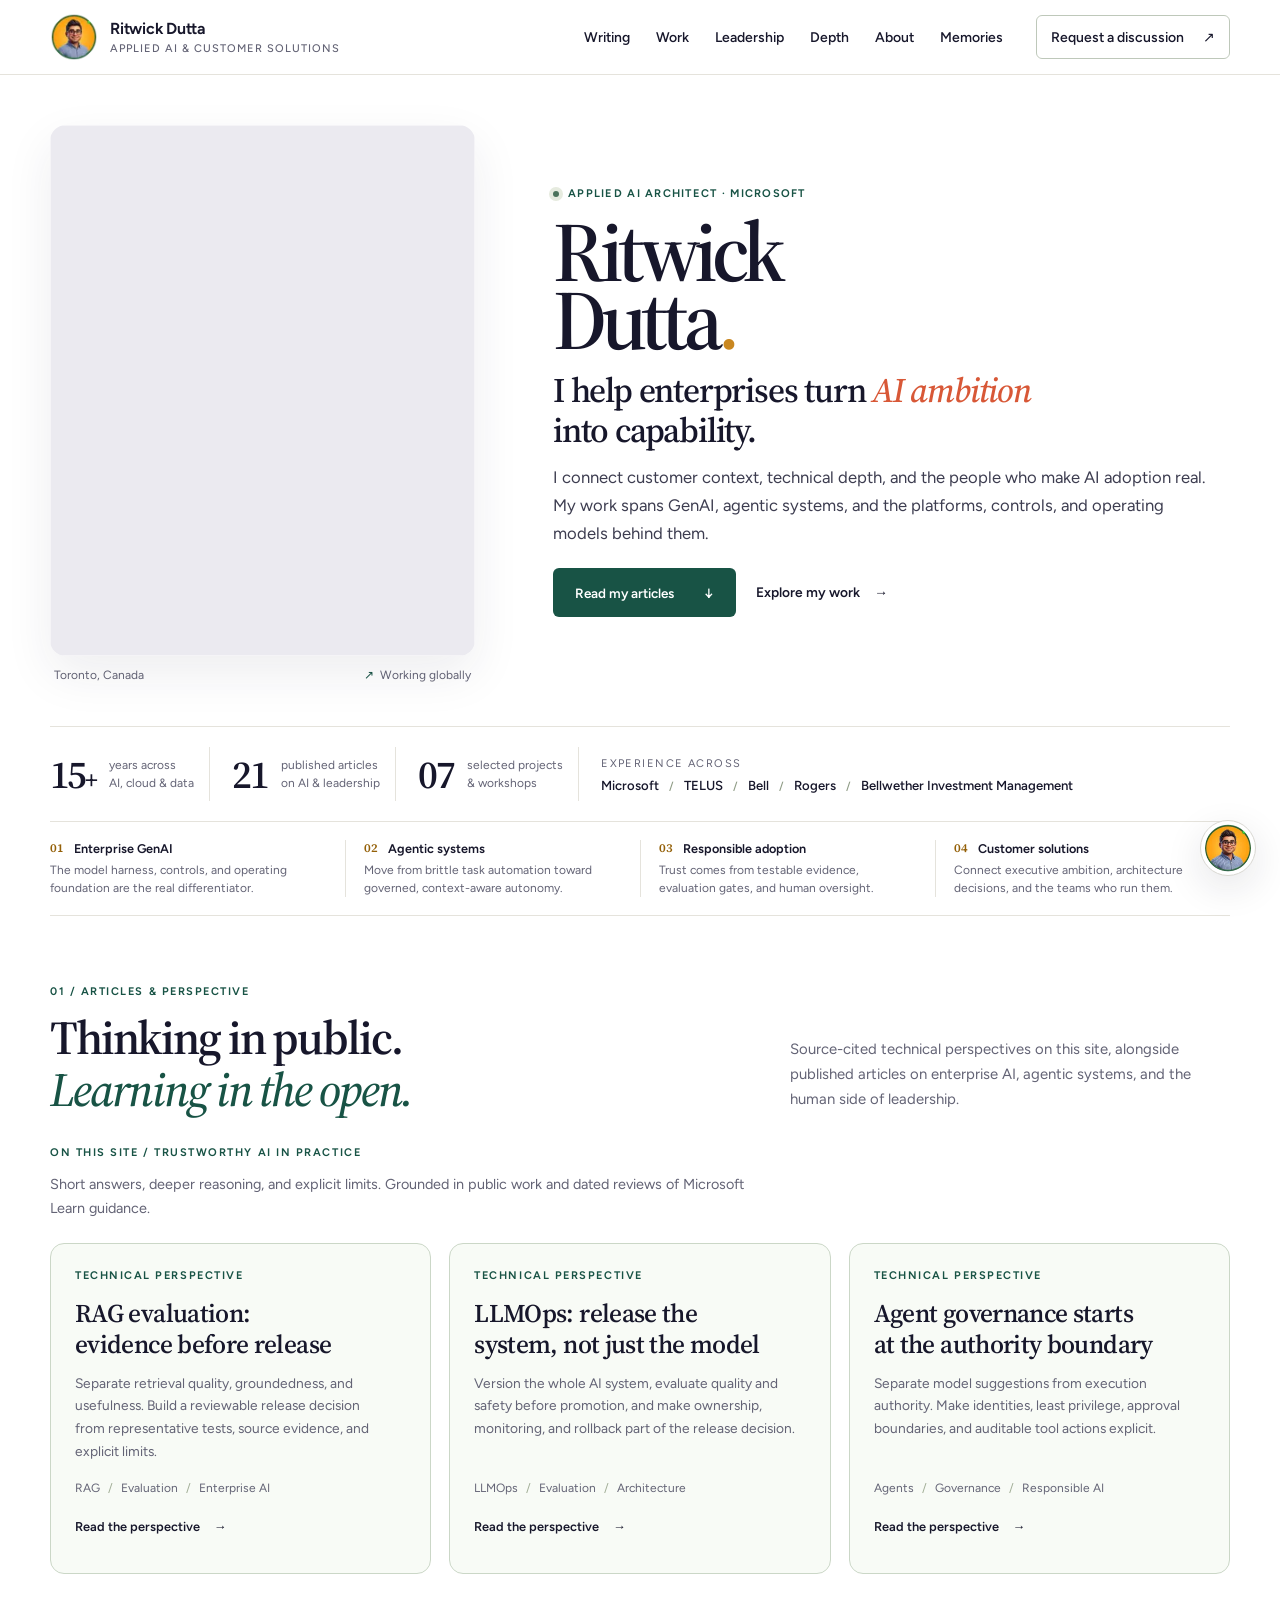
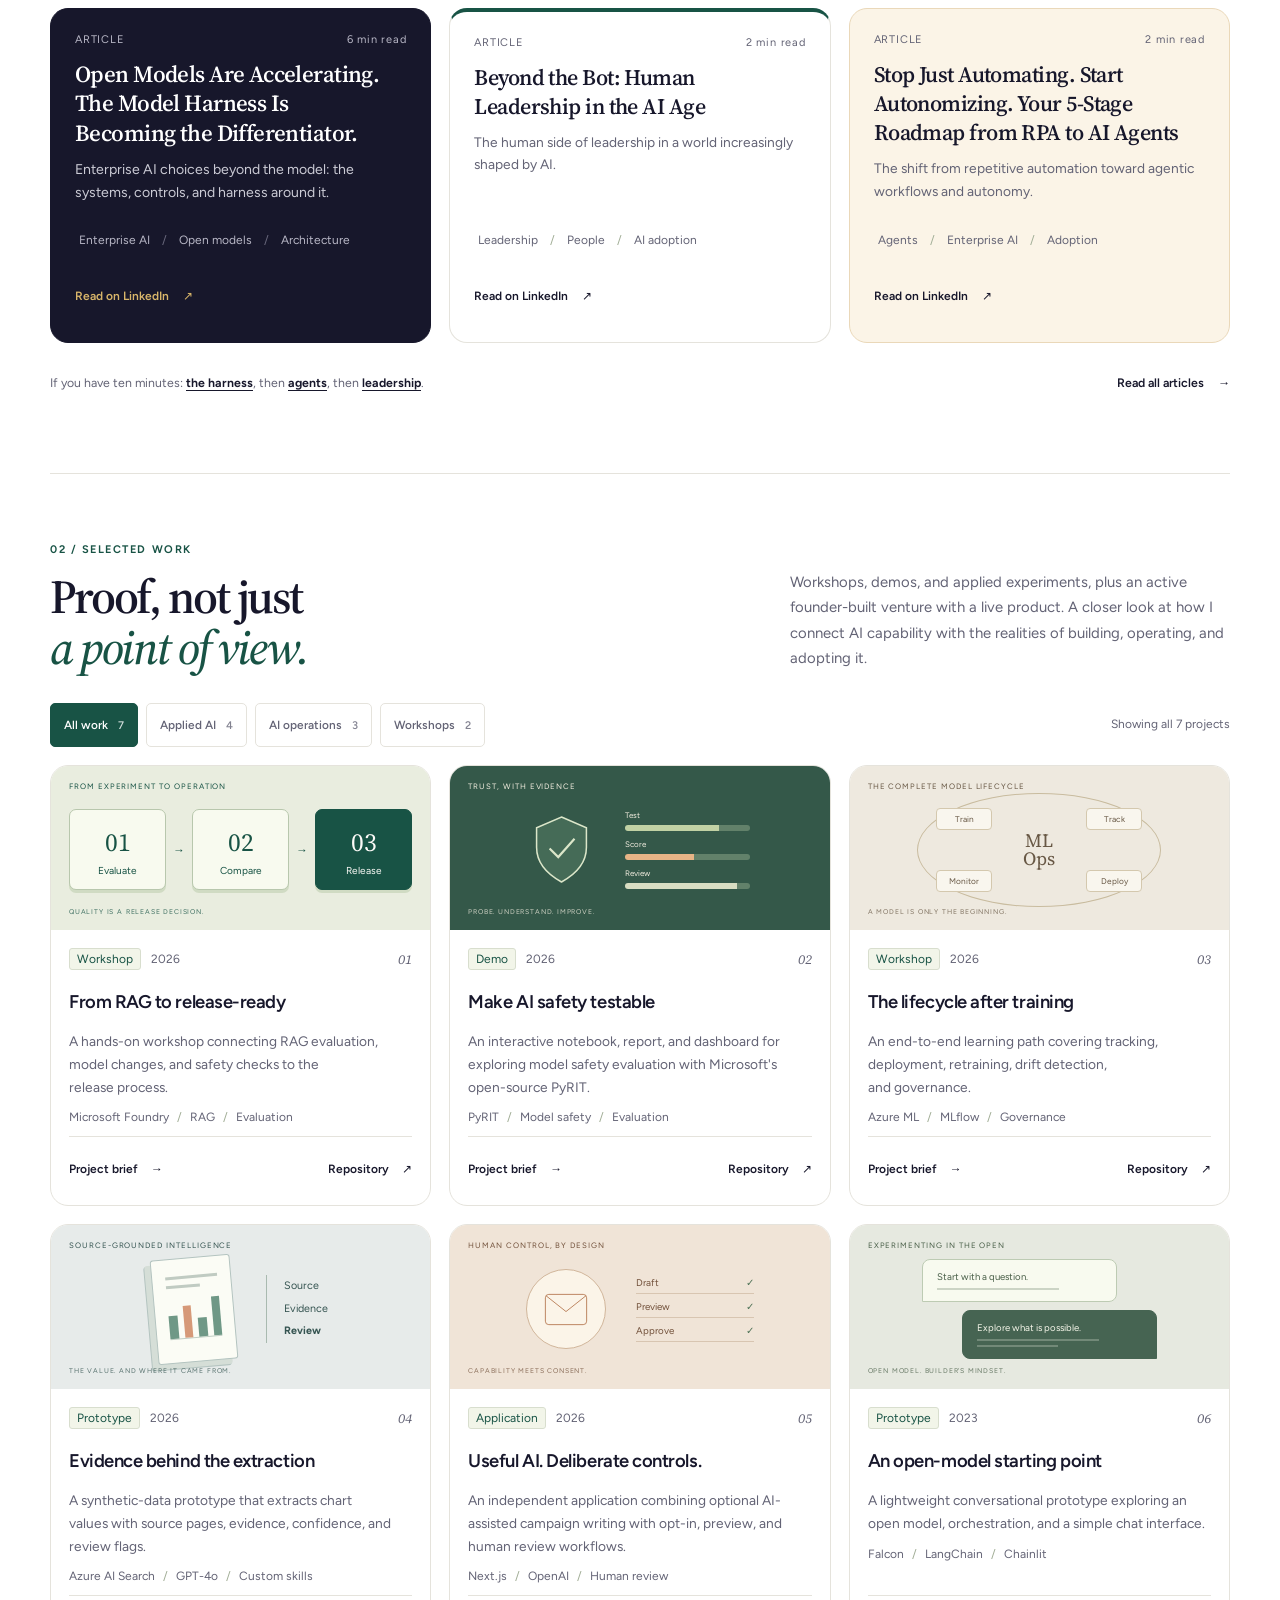
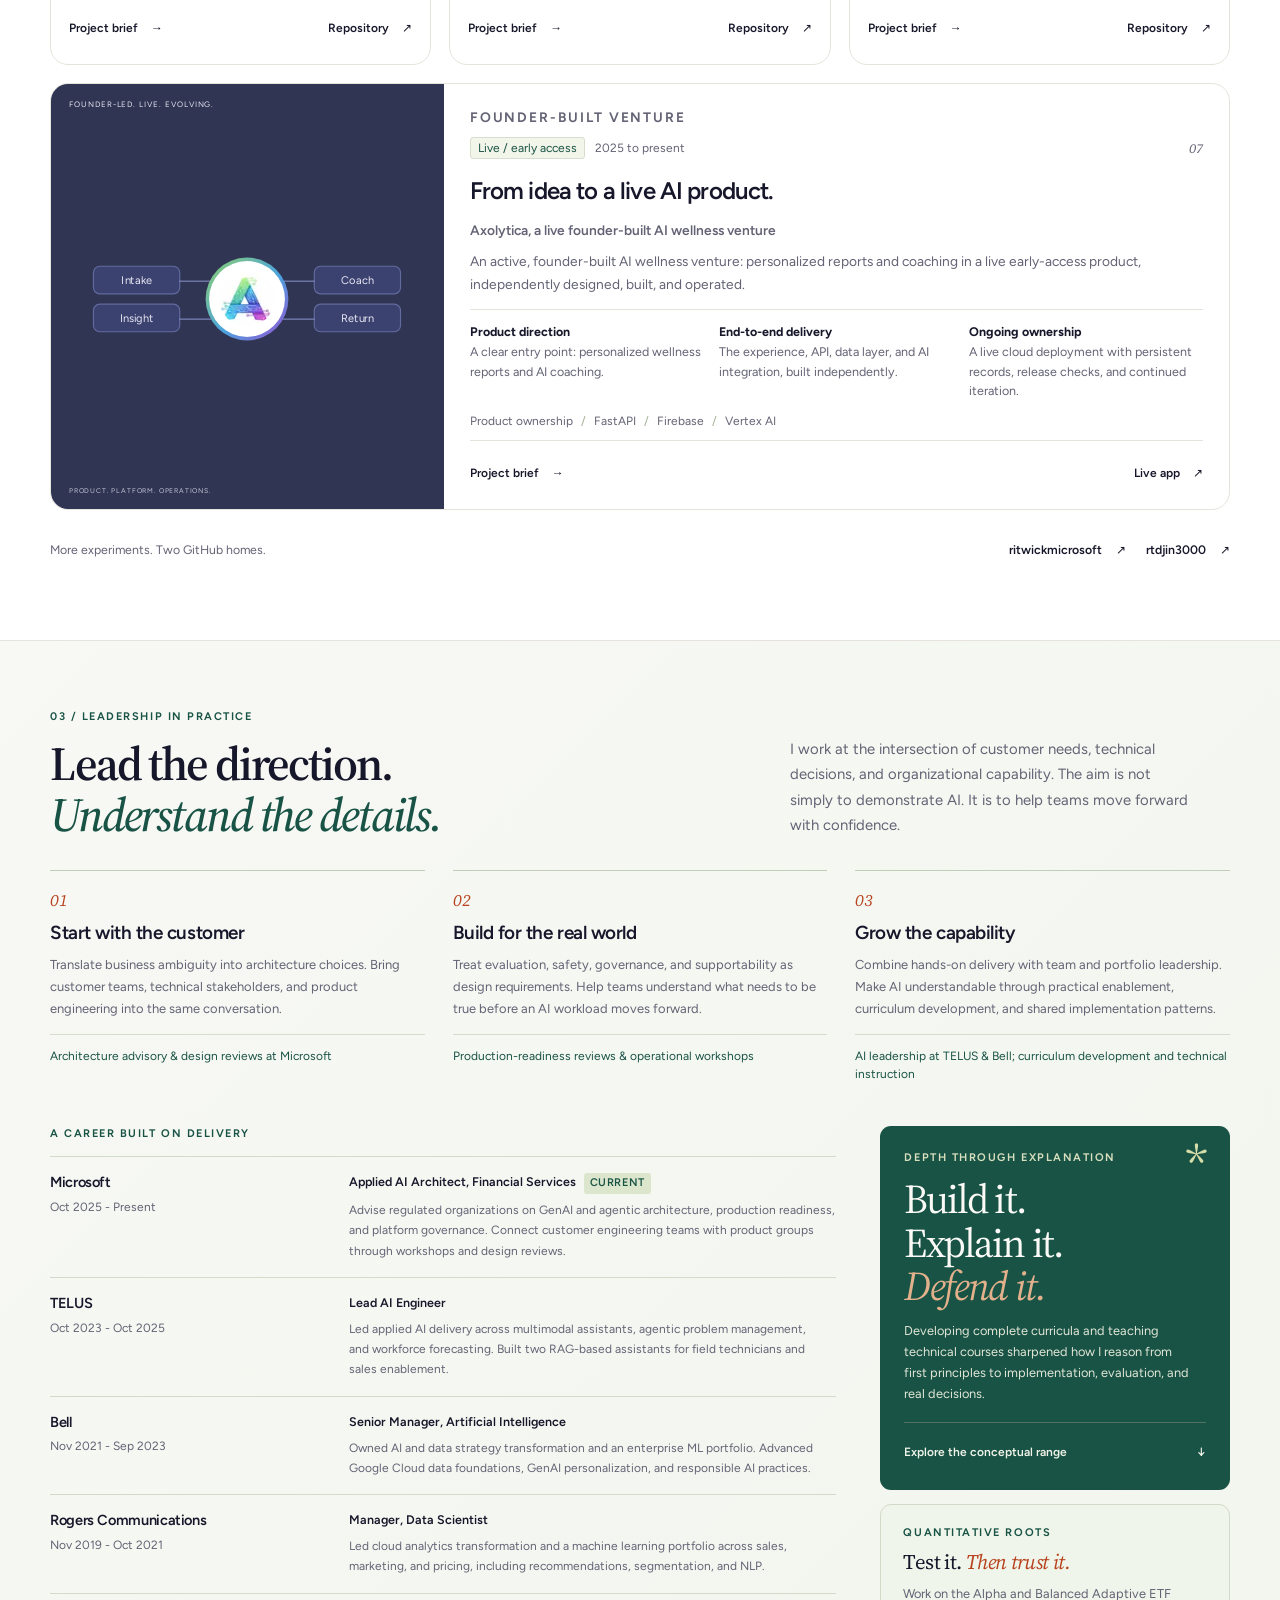
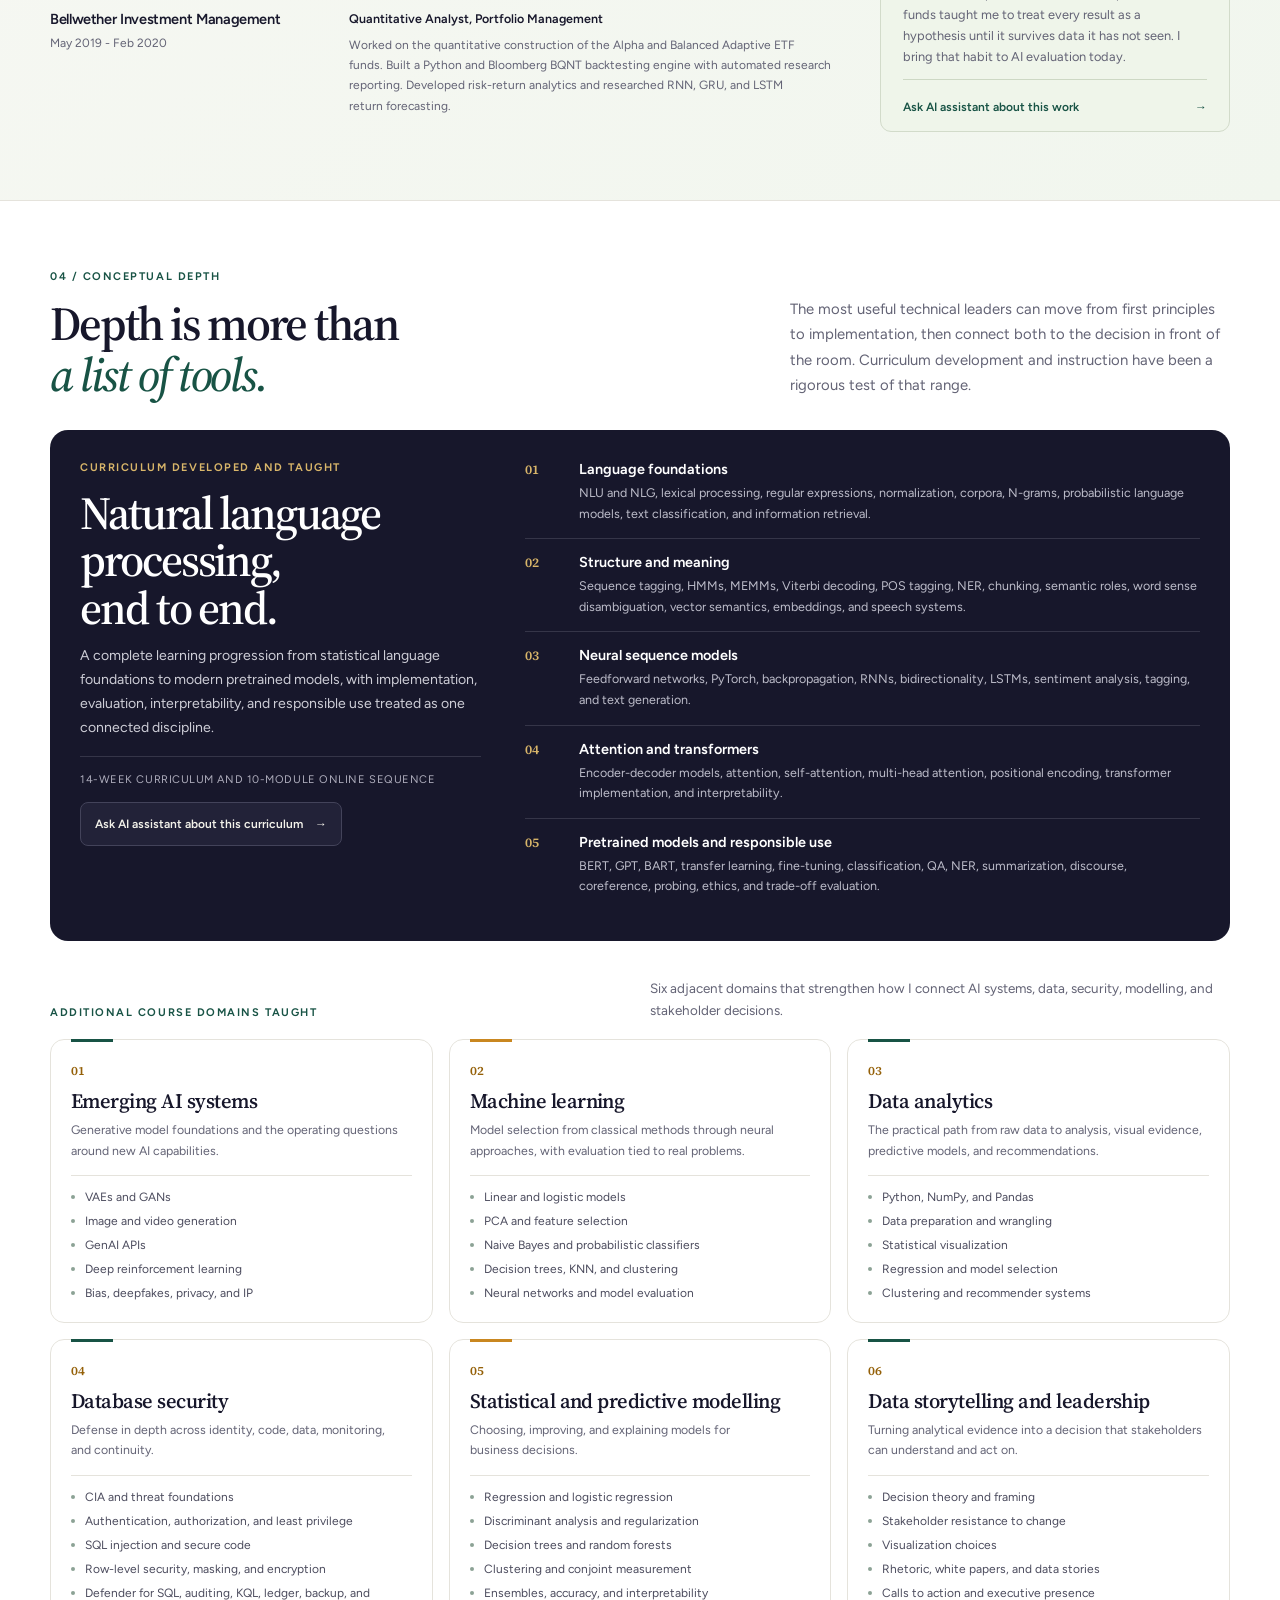
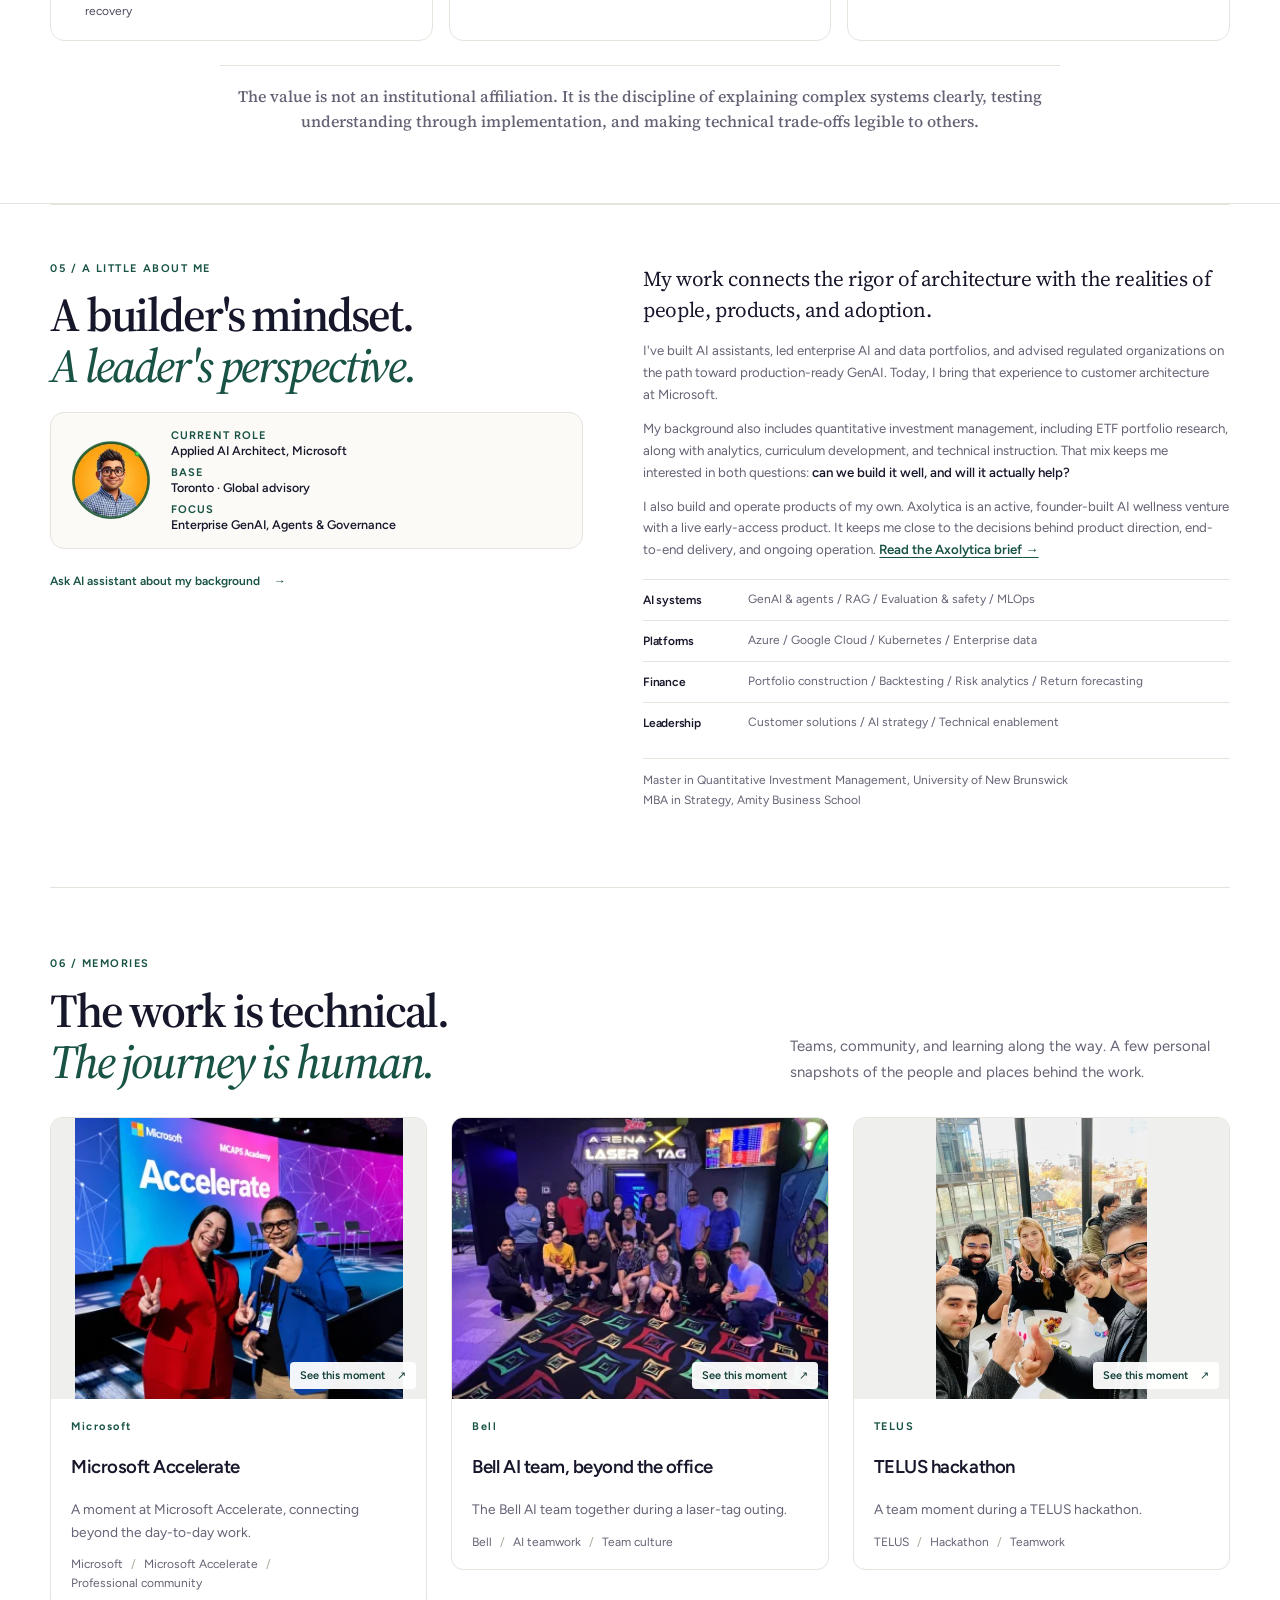
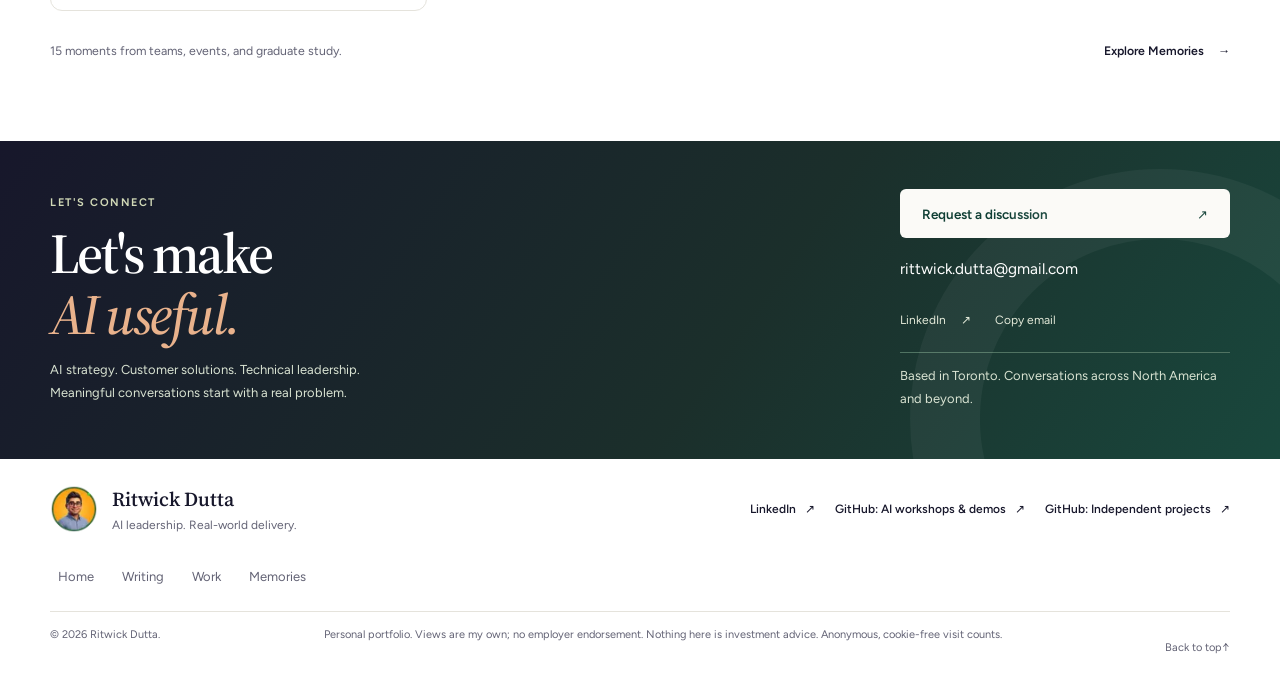
<file: index.html>
<!DOCTYPE html><html lang="en"> <head><meta charset="UTF-8"><meta name="viewport" content="width=device-width, initial-scale=1, viewport-fit=cover"><meta name="description" content="Ritwick Dutta is an applied AI architect at Microsoft focused on AI leadership, customer solutions, enterprise AI adoption, and production-ready GenAI and agentic systems."><meta name="author" content="Ritwick Dutta"><meta name="color-scheme" content="light"><meta name="format-detection" content="telephone=no"><meta name="theme-color" content="#ffffff"><meta name="robots" content="index, follow"><link rel="canonical" href="https://ritwickdutta.com/"><link rel="alternate" hreflang="en" href="https://ritwickdutta.com/"><link rel="alternate" hreflang="x-default" href="https://ritwickdutta.com/"><link rel="icon" href="/_astro/brand-icon.CzYwvdHd_UjIq9.png" type="image/png" sizes="32x32"><link rel="apple-touch-icon" href="/_astro/brand-icon.CzYwvdHd_1CFBNq.png" sizes="180x180"><meta property="og:type" content="website"><meta property="og:title" content="Ritwick Dutta | AI Leadership &amp; Customer Solutions"><meta property="og:description" content="Ritwick Dutta is an applied AI architect at Microsoft focused on AI leadership, customer solutions, enterprise AI adoption, and production-ready GenAI and agentic systems."><meta property="og:url" content="https://ritwickdutta.com/"><meta property="og:site_name" content="Ritwick Dutta"><meta property="og:locale" content="en_US"><meta property="og:image" content="https://ritwickdutta.com/_astro/social-card.CVUjkVky_3QflY.png"><meta property="og:image:secure_url" content="https://ritwickdutta.com/_astro/social-card.CVUjkVky_3QflY.png"><meta property="og:image:type" content="image/png"><meta property="og:image:width" content="1200"><meta property="og:image:height" content="630"><meta property="og:image:alt" content="Ritwick Dutta. I help enterprises turn AI ambition into capability."><meta name="twitter:card" content="summary_large_image"><meta name="twitter:title" content="Ritwick Dutta | AI Leadership &amp; Customer Solutions"><meta name="twitter:description" content="Ritwick Dutta is an applied AI architect at Microsoft focused on AI leadership, customer solutions, enterprise AI adoption, and production-ready GenAI and agentic systems."><meta name="twitter:image" content="https://ritwickdutta.com/_astro/social-card.CVUjkVky_3QflY.png"><meta name="twitter:image:alt" content="Ritwick Dutta. I help enterprises turn AI ambition into capability."><script type="application/ld+json">{"@context":"https://schema.org","@type":"ProfilePage","name":"Ritwick Dutta | AI Leadership & Customer Solutions","description":"Ritwick Dutta is an applied AI architect at Microsoft focused on AI leadership, customer solutions, enterprise AI adoption, and production-ready GenAI and agentic systems.","url":"https://ritwickdutta.com/","inLanguage":"en","dateModified":"2026-10-31","isPartOf":{"@type":"WebSite","@id":"https://ritwickdutta.com/#website","name":"Ritwick Dutta - AI leadership and customer solutions","url":"https://ritwickdutta.com/","inLanguage":"en"},"mainEntity":{"@type":"Person","@id":"https://ritwickdutta.com/#ritwick-dutta","name":"Ritwick Dutta","url":"https://ritwickdutta.com/","description":"Ritwick Dutta is an applied AI architect at Microsoft focused on AI leadership, customer solutions, enterprise AI adoption, and production-ready GenAI and agentic systems.","image":"https://ritwickdutta.com/_astro/ritwick-portrait.OVi6_BrM_ZoFQlc.webp","jobTitle":"Applied AI Architect","worksFor":{"@type":"Organization","name":"Microsoft"},"homeLocation":{"@type":"Place","name":"Toronto, Canada"},"sameAs":["https://www.linkedin.com/in/ritwickdutta/","https://github.com/ritwickmicrosoft","https://github.com/rtdjin3000"],"knowsAbout":["Applied AI","Generative AI","Agentic systems","AI leadership","Customer solutions","Natural language processing","Machine learning","Data analytics","Database security","Statistical modelling","Quantitative investment management","Data storytelling","MLOps","Responsible AI","AI product development"]}}</script><script async data-goatcounter="https://ritwickdutta.goatcounter.com/count" src="https://gc.zgo.at/count.js"></script><title>Ritwick Dutta | AI Leadership &amp; Customer Solutions</title><link rel="stylesheet" href="/_astro/Layout.c6FSOpwe.css"><style>.gallery-preview[data-astro-cid-ffjrpvmr]{border-top:1px solid var(--line)}.gallery-preview-grid[data-astro-cid-ffjrpvmr]{display:grid;grid-template-columns:repeat(3,minmax(0,1fr));gap:24px;align-items:start}@media(max-width:639px){.gallery-preview-grid[data-astro-cid-ffjrpvmr]{grid-template-columns:1fr;gap:18px}}
.gallery-card[data-astro-cid-yjyjlfew]{min-width:0;margin:0;overflow:hidden;border:1px solid var(--line);border-radius:12px;background:var(--surface);scroll-margin-top:12px}.gallery-card[data-astro-cid-yjyjlfew]:target{outline:3px solid var(--green);outline-offset:4px}.gallery-image-link[data-astro-cid-yjyjlfew]{position:relative;display:block;aspect-ratio:4 / 3;background:#eff0ed;-webkit-touch-callout:none}.gallery-photo-open[data-astro-cid-yjyjlfew]{position:absolute;inset:0;display:block;width:100%;padding:0;border:0;background:transparent;color:inherit}.gallery-photo-open[data-astro-cid-yjyjlfew]:focus-visible{outline-offset:-5px}.gallery-image-link[data-astro-cid-yjyjlfew] img[data-astro-cid-yjyjlfew]{display:block;width:100%;height:100%;object-fit:contain}.gallery-image-label[data-astro-cid-yjyjlfew]{position:absolute;right:10px;bottom:10px;display:inline-flex;align-items:center;gap:12px;padding:7px 10px;border-radius:4px;background:#fffffff2;color:var(--green-dark);font-size:.6875rem;font-weight:600}.gallery-card-body[data-astro-cid-yjyjlfew]{padding:20px}.gallery-card[data-astro-cid-yjyjlfew] h3[data-astro-cid-yjyjlfew]{margin-block:9px;font-size:1.16rem}.gallery-card[data-astro-cid-yjyjlfew] h3[data-astro-cid-yjyjlfew] a[data-astro-cid-yjyjlfew]{display:flex;align-items:center;min-height:44px}.gallery-card-body[data-astro-cid-yjyjlfew]>p[data-astro-cid-yjyjlfew]:not(.eyebrow){color:var(--muted);font-size:.86rem}.gallery-tags[data-astro-cid-yjyjlfew]{flex-wrap:wrap;margin-top:14px}.gallery-tags[data-astro-cid-yjyjlfew] li[data-astro-cid-yjyjlfew]{max-width:100%;overflow-wrap:anywhere}.gallery-copy[data-astro-cid-yjyjlfew]{border:0;padding:0;margin-top:8px;background:transparent;color:var(--green);font-size:.75rem}.gallery-card-body[data-astro-cid-yjyjlfew] p[data-astro-cid-yjyjlfew].gallery-share-status{color:var(--green-dark);overflow-wrap:anywhere}.gallery-share-status[data-astro-cid-yjyjlfew]:not(:empty){padding:10px;margin-top:8px;border-radius:5px;background:var(--sage)}@media(hover:hover){.gallery-card[data-astro-cid-yjyjlfew] h3[data-astro-cid-yjyjlfew] a[data-astro-cid-yjyjlfew]:hover{color:var(--orange)}}@media(max-width:639px){.gallery-card-body[data-astro-cid-yjyjlfew]{padding:18px}}@media(pointer:coarse){.gallery-card[data-astro-cid-yjyjlfew] h3[data-astro-cid-yjyjlfew] a[data-astro-cid-yjyjlfew]{min-height:48px}}
</style><script type="module" src="/_astro/page.Z7aXAJDY.js"></script></head> <body> <a class="skip-link" href="#main">Skip to content</a> <header class="site-header"> <div class="container header-inner"> <a class="brand" href="/" aria-label="Ritwick Dutta - home"> <img src="/_astro/brand-logo.Cd5ExV_H_Z2owRTU.webp" srcset="/_astro/brand-logo.Cd5ExV_H_Z2owRTU.webp 54w, /_astro/brand-logo.Cd5ExV_H_Z2nDy6W.webp 108w" alt sizes="54px" loading="eager" decoding="async" width="54" height="54" class="brand-logo"> <span>Ritwick Dutta<span class="brand-caption">APPLIED AI & CUSTOMER SOLUTIONS</span></span> </a> <button class="menu-toggle" data-menu-toggle aria-expanded="false" aria-controls="site-navigation" hidden> <span data-menu-label>Menu</span><span class="menu-lines" aria-hidden="true"></span> </button> <nav class="site-nav" id="site-navigation" aria-label="Main navigation"> <a href="/writing/" data-nav-target="writing">Writing</a> <a href="/#work" data-nav-target="work">Work</a> <a href="/#leadership" data-nav-target="leadership">Leadership</a> <a href="/#depth" data-nav-target="depth">Depth</a> <a href="/#about" data-nav-target="about">About</a> <a href="/gallery/" data-nav-target="gallery">Memories</a> <a class="nav-connect" href="mailto:rittwick.dutta@gmail.com" data-open-assistant="discussion">Request a discussion <span aria-hidden="true">&nearr;</span></a> </nav> </div> <div class="reading-progress" data-reading-progress aria-hidden="true"></div> </header> <main id="main">  <section class="hero container" id="top" aria-labelledby="hero-title"> <div class="hero-copy"> <p class="eyebrow"><span class="status-dot" aria-hidden="true"></span>APPLIED AI ARCHITECT &middot; MICROSOFT</p> <h1 id="hero-title">Ritwick<br>Dutta<span class="hero-period">.</span></h1> <p class="hero-declaration">I help enterprises turn <em>AI ambition</em> into capability.</p> <p class="hero-intro">I connect customer context, technical depth, and the people who make AI adoption real. My work spans GenAI, agentic systems, and the platforms, controls, and operating models behind them.</p> <div class="hero-actions"> <a class="button button-dark" href="#writing">Read my articles <span aria-hidden="true">&darr;</span></a> <a class="text-link" href="#work">Explore my work<span aria-hidden="true">&rarr;</span></a> </div> </div> <div class="hero-portrait"> <div class="portrait-frame"> <img src="/_astro/ritwick-portrait.OVi6_BrM_ZoFQlc.webp" srcset="/_astro/ritwick-portrait.OVi6_BrM_Z22wiyt.webp 420w, /_astro/ritwick-portrait.OVi6_BrM_Z16uTWH.webp 640w, /_astro/ritwick-portrait.OVi6_BrM_ZoFQlc.webp 800w, /_astro/ritwick-portrait.OVi6_BrM_Zzdj3i.webp 1000w" alt="Portrait of Ritwick Dutta" sizes="(max-width: 639px) calc(100vw - 40px), (max-width: 899px) 42vw, 470px" loading="eager" fetchpriority="high" decoding="async" width="800" height="1000"> </div> <p class="portrait-caption"><span>Toronto, Canada</span><span>Working globally</span></p> </div> </section> <div class="container proof-strip" role="region" aria-label="Experience at a glance"> <div class="proof-item"><strong>15<span>+</span></strong><p>years across<br>AI, cloud & data</p></div> <div class="proof-item"><strong>21</strong><p>published articles<br>on AI & leadership</p></div> <div class="proof-item"><strong>07</strong><p>selected projects<br>& workshops</p></div> <div class="proof-companies"><span>EXPERIENCE ACROSS</span><p><span class="proof-list"><span class="proof-company">Microsoft</span> <span class="proof-company">TELUS</span> <span class="proof-company">Bell</span> <span class="proof-company">Rogers</span> <span class="proof-company"><span class="proof-full">Bellwether Investment Management</span><span class="proof-short" aria-hidden="true">Bellwether<span class="proof-tag"> Quant</span></span></span> </span></p></div> </div> <div class="container practice-bar" id="perspectives" aria-label="Focus areas and executive theses"> <div class="practice-pillar"> <p><span>01</span>Enterprise GenAI</p> <small>The model harness, controls, and operating foundation are the real differentiator.</small> </div><div class="practice-pillar"> <p><span>02</span>Agentic systems</p> <small>Move from brittle task automation toward governed, context-aware autonomy.</small> </div><div class="practice-pillar"> <p><span>03</span>Responsible adoption</p> <small>Trust comes from testable evidence, evaluation gates, and human oversight.</small> </div><div class="practice-pillar"> <p><span>04</span>Customer solutions</p> <small>Connect executive ambition, architecture decisions, and the teams who run them.</small> </div> </div> <section class="section container writing-section" id="writing" aria-labelledby="writing-title"> <div class="section-heading"> <div><p class="eyebrow section-number">01 / ARTICLES & PERSPECTIVE</p><h2 id="writing-title">Thinking in public.<br><em>Learning in the open.</em></h2></div> <p class="section-lead">Source-cited technical perspectives on this site, alongside published articles on enterprise AI, agentic systems, and the human side of leadership.</p> </div> <div class="writing-owned"> <p class="eyebrow">ON THIS SITE / TRUSTWORTHY AI IN PRACTICE</p> <p class="writing-owned-intro">Short answers, deeper reasoning, and explicit limits. Grounded in public work and dated reviews of Microsoft Learn guidance.</p> <div class="perspective-grid"> <article class="perspective-card" data-perspective-card> <p class="eyebrow">TECHNICAL PERSPECTIVE</p> <h3><a href="/writing/rag-evaluation-evidence/">RAG evaluation: evidence before release</a></h3> <p>Separate retrieval quality, groundedness, and usefulness. Build a reviewable release decision from representative tests, source evidence, and explicit limits.</p> <ul class="tags" aria-label="Topics"><li>RAG</li><li>Evaluation</li><li>Enterprise AI</li></ul> <a class="text-link" href="/writing/rag-evaluation-evidence/">Read the perspective<span class="sr-only">: RAG evaluation: evidence before release</span><span aria-hidden="true">&rarr;</span></a> </article><article class="perspective-card" data-perspective-card> <p class="eyebrow">TECHNICAL PERSPECTIVE</p> <h3><a href="/writing/llmops-release-gates/">LLMOps: release the system, not just the model</a></h3> <p>Version the whole AI system, evaluate quality and safety before promotion, and make ownership, monitoring, and rollback part of the release decision.</p> <ul class="tags" aria-label="Topics"><li>LLMOps</li><li>Evaluation</li><li>Architecture</li></ul> <a class="text-link" href="/writing/llmops-release-gates/">Read the perspective<span class="sr-only">: LLMOps: release the system, not just the model</span><span aria-hidden="true">&rarr;</span></a> </article><article class="perspective-card" data-perspective-card> <p class="eyebrow">TECHNICAL PERSPECTIVE</p> <h3><a href="/writing/agent-governance-boundaries/">Agent governance starts at the authority boundary</a></h3> <p>Separate model suggestions from execution authority. Make identities, least privilege, approval boundaries, and auditable tool actions explicit.</p> <ul class="tags" aria-label="Topics"><li>Agents</li><li>Governance</li><li>Responsible AI</li></ul> <a class="text-link" href="/writing/agent-governance-boundaries/">Read the perspective<span class="sr-only">: Agent governance starts at the authority boundary</span><span aria-hidden="true">&rarr;</span></a> </article> </div> </div> <div class="featured-writing"> <article class="writing-feature writing-feature-primary"> <div class="writing-feature-meta"><span>ARTICLE</span><span>6 min read</span></div> <h3><a href="https://www.linkedin.com/pulse/open-models-accelerating-model-harness-becoming-ritwick-dutta-2cw9c/" target="_blank" rel="noopener noreferrer">Open Models Are Accelerating. The Model Harness Is Becoming the Differentiator.<span class="sr-only"> (opens in a new tab)</span></a></h3> <p>Enterprise AI choices beyond the model: the systems, controls, and harness around it.</p> <ul class="tags" aria-label="Topics"><li class="topic-tag"><a data-topic-tag="Enterprise AI" href="/writing/?topic=Enterprise%20AI">Enterprise AI</a></li><li class="topic-tag"><a data-topic-tag="Open models" href="/writing/?topic=Open%20models">Open models</a></li><li class="topic-tag"><a data-topic-tag="Architecture" href="/writing/?topic=Architecture">Architecture</a></li></ul> <a class="text-link" href="https://www.linkedin.com/pulse/open-models-accelerating-model-harness-becoming-ritwick-dutta-2cw9c/" target="_blank" rel="noopener noreferrer">Read on LinkedIn<span class="sr-only">: Open Models Are Accelerating. The Model Harness Is Becoming the Differentiator. (opens in a new tab)</span><span aria-hidden="true">&nearr;</span></a> </article><article class="writing-feature"> <div class="writing-feature-meta"><span>ARTICLE</span><span>2 min read</span></div> <h3><a href="https://www.linkedin.com/pulse/beyond-bot-human-leadership-ai-age-ritwick-dutta-o4r3e/" target="_blank" rel="noopener noreferrer">Beyond the Bot: Human Leadership in the AI Age<span class="sr-only"> (opens in a new tab)</span></a></h3> <p>The human side of leadership in a world increasingly shaped by AI.</p> <ul class="tags" aria-label="Topics"><li class="topic-tag"><a data-topic-tag="Leadership" href="/writing/?topic=Leadership">Leadership</a></li><li class="topic-tag"><a data-topic-tag="People" href="/writing/?topic=People">People</a></li><li class="topic-tag"><a data-topic-tag="AI adoption" href="/writing/?topic=AI%20adoption">AI adoption</a></li></ul> <a class="text-link" href="https://www.linkedin.com/pulse/beyond-bot-human-leadership-ai-age-ritwick-dutta-o4r3e/" target="_blank" rel="noopener noreferrer">Read on LinkedIn<span class="sr-only">: Beyond the Bot: Human Leadership in the AI Age (opens in a new tab)</span><span aria-hidden="true">&nearr;</span></a> </article><article class="writing-feature"> <div class="writing-feature-meta"><span>ARTICLE</span><span>2 min read</span></div> <h3><a href="https://www.linkedin.com/pulse/stop-just-automating-start-autonomizing-your-5-stage-roadmap-dutta-tsume/" target="_blank" rel="noopener noreferrer">Stop Just Automating. Start Autonomizing. Your 5-Stage Roadmap from RPA to AI Agents<span class="sr-only"> (opens in a new tab)</span></a></h3> <p>The shift from repetitive automation toward agentic workflows and autonomy.</p> <ul class="tags" aria-label="Topics"><li class="topic-tag"><a data-topic-tag="Agents" href="/writing/?topic=Agents">Agents</a></li><li class="topic-tag"><a data-topic-tag="Enterprise AI" href="/writing/?topic=Enterprise%20AI">Enterprise AI</a></li><li class="topic-tag"><a data-topic-tag="Adoption" href="/writing/?topic=Adoption">Adoption</a></li></ul> <a class="text-link" href="https://www.linkedin.com/pulse/stop-just-automating-start-autonomizing-your-5-stage-roadmap-dutta-tsume/" target="_blank" rel="noopener noreferrer">Read on LinkedIn<span class="sr-only">: Stop Just Automating. Start Autonomizing. Your 5-Stage Roadmap from RPA to AI Agents (opens in a new tab)</span><span aria-hidden="true">&nearr;</span></a> </article> </div> <div class="section-tail"> <p class="reading-path">If you have ten minutes: <a href="https://www.linkedin.com/pulse/open-models-accelerating-model-harness-becoming-ritwick-dutta-2cw9c/" target="_blank" rel="noopener noreferrer">the harness<span class="sr-only">: Open Models Are Accelerating. The Model Harness Is Becoming the Differentiator. (opens in a new tab)</span></a>, then <a href="https://www.linkedin.com/pulse/stop-just-automating-start-autonomizing-your-5-stage-roadmap-dutta-tsume/" target="_blank" rel="noopener noreferrer">agents<span class="sr-only">: Stop Just Automating. Start Autonomizing. Your 5-Stage Roadmap from RPA to AI Agents (opens in a new tab)</span></a>, then <a href="https://www.linkedin.com/pulse/beyond-bot-human-leadership-ai-age-ritwick-dutta-o4r3e/" target="_blank" rel="noopener noreferrer">leadership<span class="sr-only">: Beyond the Bot: Human Leadership in the AI Age (opens in a new tab)</span></a>.</p> <a class="text-link" href="/writing/">Read all articles<span aria-hidden="true">&rarr;</span></a> </div> </section> <section class="section container" id="work" aria-labelledby="work-title"> <div class="section-heading"> <div><p class="eyebrow section-number">02 / SELECTED WORK</p><h2 id="work-title">Proof, not just<br><em>a point of view.</em></h2></div> <p class="section-lead">Workshops, demos, and applied experiments, plus an active founder-built venture with a live product. A closer look at how I connect AI capability with the realities of building, operating, and adopting it.</p> </div> <div class="work-toolbar"> <div class="filter-group" data-project-filters hidden role="group" aria-label="Filter projects"> <button class="filter-button" data-project-filter="all" aria-pressed="true" aria-controls="project-grid"> All work<span>7</span> </button><button class="filter-button" data-project-filter="applied" aria-pressed="false" aria-controls="project-grid"> Applied AI<span>4</span> </button><button class="filter-button" data-project-filter="operations" aria-pressed="false" aria-controls="project-grid"> AI operations<span>3</span> </button><button class="filter-button" data-project-filter="workshops" aria-pressed="false" aria-controls="project-grid"> Workshops<span>2</span> </button> </div> <p class="result-count" data-project-count role="status" aria-live="polite">Showing all 7 projects</p> </div> <div class="project-grid" id="project-grid"> <article class="project-card" data-project-card data-categories="operations workshops"> <a class="project-image-link" href="/work/operational-llmops/" tabindex="-1" aria-hidden="true"><div class="project-visual visual-llmops" aria-hidden="true">  <span class="visual-kicker">FROM EXPERIMENT TO OPERATION</span> <div class="mini-pipeline"> <span><b>01</b>Evaluate</span><i>&rarr;</i> <span><b>02</b>Compare</span><i>&rarr;</i> <span class="pipeline-final"><b>03</b>Release</span> </div> <span class="visual-footnote">QUALITY IS A RELEASE DECISION.</span>        </div></a> <div class="project-card-body">  <div class="project-meta"><span class="type-badge">Workshop</span><span>2026</span><span class="project-index">01</span></div> <h3><a href="/work/operational-llmops/">From RAG to release-ready</a></h3>  <p>A hands-on workshop connecting RAG evaluation, model changes, and safety checks to the release process.</p>  <ul class="tags" aria-label="Technologies and themes"><li>Microsoft Foundry</li><li>RAG</li><li>Evaluation</li></ul> <div class="project-links"> <a href="/work/operational-llmops/">Project brief<span class="sr-only">: Operational LLMOps with Microsoft Foundry</span><span aria-hidden="true">&rarr;</span></a> <a href="https://github.com/ritwickmicrosoft/llmops-workshop-demo-foundry" target="_blank" rel="noopener noreferrer">Repository<span class="sr-only">: Operational LLMOps with Microsoft Foundry (opens in a new tab)</span><span aria-hidden="true">&nearr;</span></a> </div> </div> </article><article class="project-card" data-project-card data-categories="operations"> <a class="project-image-link" href="/work/ai-safety-red-teaming/" tabindex="-1" aria-hidden="true"><div class="project-visual visual-safety" aria-hidden="true">   <span class="visual-kicker">TRUST, WITH EVIDENCE</span> <div class="safety-graphic"> <div class="safety-shield"><svg viewBox="0 0 60 68"><path d="M30 4 53 14v18c0 16-12 26-23 32C19 58 7 48 7 32V14Z"></path><path d="m19 33 8 8 15-17"></path></svg></div> <div class="safety-bars"><span>Test<i></i></span><span>Score<i></i></span><span>Review<i></i></span></div> </div> <span class="visual-footnote">PROBE. UNDERSTAND. IMPROVE.</span>       </div></a> <div class="project-card-body">  <div class="project-meta"><span class="type-badge">Demo</span><span>2026</span><span class="project-index">02</span></div> <h3><a href="/work/ai-safety-red-teaming/">Make AI safety testable</a></h3>  <p>An interactive notebook, report, and dashboard for exploring model safety evaluation with Microsoft&#39;s open-source PyRIT.</p>  <ul class="tags" aria-label="Technologies and themes"><li>PyRIT</li><li>Model safety</li><li>Evaluation</li></ul> <div class="project-links"> <a href="/work/ai-safety-red-teaming/">Project brief<span class="sr-only">: PyRIT red-team demo</span><span aria-hidden="true">&rarr;</span></a> <a href="https://github.com/ritwickmicrosoft/pyrit-demo" target="_blank" rel="noopener noreferrer">Repository<span class="sr-only">: PyRIT red-team demo (opens in a new tab)</span><span aria-hidden="true">&nearr;</span></a> </div> </div> </article><article class="project-card" data-project-card data-categories="operations workshops"> <a class="project-image-link" href="/work/production-mlops/" tabindex="-1" aria-hidden="true"><div class="project-visual visual-mlops" aria-hidden="true">    <span class="visual-kicker">THE COMPLETE MODEL LIFECYCLE</span> <div class="mlops-cycle"><span>Train</span><span>Track</span><strong>ML<br>Ops</strong><span>Monitor</span><span>Deploy</span></div> <span class="visual-footnote">A MODEL IS ONLY THE BEGINNING.</span>      </div></a> <div class="project-card-body">  <div class="project-meta"><span class="type-badge">Workshop</span><span>2026</span><span class="project-index">03</span></div> <h3><a href="/work/production-mlops/">The lifecycle after training</a></h3>  <p>An end-to-end learning path covering tracking, deployment, retraining, drift detection, and governance.</p>  <ul class="tags" aria-label="Technologies and themes"><li>Azure ML</li><li>MLflow</li><li>Governance</li></ul> <div class="project-links"> <a href="/work/production-mlops/">Project brief<span class="sr-only">: Azure ML + MLflow workshop</span><span aria-hidden="true">&rarr;</span></a> <a href="https://github.com/ritwickmicrosoft/mlops-workshop-demo" target="_blank" rel="noopener noreferrer">Repository<span class="sr-only">: Azure ML + MLflow workshop (opens in a new tab)</span><span aria-hidden="true">&nearr;</span></a> </div> </div> </article><article class="project-card" data-project-card data-categories="applied"> <a class="project-image-link" href="/work/source-grounded-chart-intelligence/" tabindex="-1" aria-hidden="true"><div class="project-visual visual-documents" aria-hidden="true">     <span class="visual-kicker">SOURCE-GROUNDED INTELLIGENCE</span> <div class="document-graphic"><div class="document-paper"><i></i><i></i><div class="document-chart"><b></b><b></b><b></b><b></b></div></div><span class="document-evidence">Source<br>Evidence<br><b>Review</b></span></div> <span class="visual-footnote">THE VALUE. AND WHERE IT CAME FROM.</span>     </div></a> <div class="project-card-body">  <div class="project-meta"><span class="type-badge">Prototype</span><span>2026</span><span class="project-index">04</span></div> <h3><a href="/work/source-grounded-chart-intelligence/">Evidence behind the extraction</a></h3>  <p>A synthetic-data prototype that extracts chart values with source pages, evidence, confidence, and review flags.</p>  <ul class="tags" aria-label="Technologies and themes"><li>Azure AI Search</li><li>GPT-4o</li><li>Custom skills</li></ul> <div class="project-links"> <a href="/work/source-grounded-chart-intelligence/">Project brief<span class="sr-only">: Source-grounded PDF chart intelligence</span><span aria-hidden="true">&rarr;</span></a> <a href="https://github.com/ritwickmicrosoft/ocr-skills" target="_blank" rel="noopener noreferrer">Repository<span class="sr-only">: Source-grounded PDF chart intelligence (opens in a new tab)</span><span aria-hidden="true">&nearr;</span></a> </div> </div> </article><article class="project-card" data-project-card data-categories="applied"> <a class="project-image-link" href="/work/consent-aware-campaigns/" tabindex="-1" aria-hidden="true"><div class="project-visual visual-campaign" aria-hidden="true">      <span class="visual-kicker">HUMAN CONTROL, BY DESIGN</span> <div class="campaign-graphic"><span class="campaign-letter"><svg viewBox="0 0 64 48"><rect x="2" y="2" width="60" height="44" rx="5"></rect><path d="m3 4 29 23L61 4"></path></svg></span><div><span>Draft <i>&check;</i></span><span>Preview <i>&check;</i></span><span>Approve <i>&check;</i></span></div></div> <span class="visual-footnote">CAPABILITY MEETS CONSENT.</span>    </div></a> <div class="project-card-body">  <div class="project-meta"><span class="type-badge">Application</span><span>2026</span><span class="project-index">05</span></div> <h3><a href="/work/consent-aware-campaigns/">Useful AI. Deliberate controls.</a></h3>  <p>An independent application combining optional AI-assisted campaign writing with opt-in, preview, and human review workflows.</p>  <ul class="tags" aria-label="Technologies and themes"><li>Next.js</li><li>OpenAI</li><li>Human review</li></ul> <div class="project-links"> <a href="/work/consent-aware-campaigns/">Project brief<span class="sr-only">: Consent-aware campaign application</span><span aria-hidden="true">&rarr;</span></a> <a href="https://github.com/rtdjin3000/marketing_campaign_engine" target="_blank" rel="noopener noreferrer">Repository<span class="sr-only">: Consent-aware campaign application (opens in a new tab)</span><span aria-hidden="true">&nearr;</span></a> </div> </div> </article><article class="project-card" data-project-card data-categories="applied"> <a class="project-image-link" href="/work/open-model-conversations/" tabindex="-1" aria-hidden="true"><div class="project-visual visual-chat" aria-hidden="true">       <span class="visual-kicker">EXPERIMENTING IN THE OPEN</span> <div class="chat-graphic"><span>Start with a question.<i></i></span><span>Explore what is possible.<i></i><i></i></span></div> <span class="visual-footnote">OPEN MODEL. BUILDER'S MINDSET.</span>   </div></a> <div class="project-card-body">  <div class="project-meta"><span class="type-badge">Prototype</span><span>2023</span><span class="project-index">06</span></div> <h3><a href="/work/open-model-conversations/">An open-model starting point</a></h3>  <p>A lightweight conversational prototype exploring an open model, orchestration, and a simple chat interface.</p>  <ul class="tags" aria-label="Technologies and themes"><li>Falcon</li><li>LangChain</li><li>Chainlit</li></ul> <div class="project-links"> <a href="/work/open-model-conversations/">Project brief<span class="sr-only">: Falcon + LangChain + Chainlit</span><span aria-hidden="true">&rarr;</span></a> <a href="https://github.com/rtdjin3000/falcon_chat" target="_blank" rel="noopener noreferrer">Repository<span class="sr-only">: Falcon + LangChain + Chainlit (opens in a new tab)</span><span aria-hidden="true">&nearr;</span></a> </div> </div> </article><article class="project-card project-card-featured" data-project-card data-categories="applied"> <a class="project-image-link" href="/work/axolytica/" tabindex="-1" aria-hidden="true"><div class="project-visual visual-venture" aria-hidden="true">        <span class="visual-kicker">FOUNDER-LED. LIVE. EVOLVING.</span> <div class="venture-graphic"> <div class="venture-side"><span>Intake</span><span>Insight</span></div> <span class="venture-core"><img src="/_astro/axolytica-mark.1rEkthwn_Z1uiS2C.webp" srcset="/_astro/axolytica-mark.1rEkthwn_Z1uiS2C.webp 64w, /_astro/axolytica-mark.1rEkthwn_ZPX0aJ.webp 128w" alt sizes="64px" loading="lazy" decoding="async" width="64" height="64"></span> <div class="venture-side"><span>Coach</span><span>Return</span></div> </div> <span class="visual-footnote">PRODUCT. PLATFORM. OPERATIONS.</span>  </div></a> <div class="project-card-body"> <p class="eyebrow venture-eyebrow">FOUNDER-BUILT VENTURE</p> <div class="project-meta"><span class="type-badge">Live / early access</span><span>2025 to present</span><span class="project-index">07</span></div> <h3><a href="/work/axolytica/">From idea to a live AI product.</a></h3> <p class="venture-subtitle">Axolytica, a live founder-built AI wellness venture</p> <p>An active, founder-built AI wellness venture: personalized reports and coaching in a live early-access product, independently designed, built, and operated.</p> <ul class="venture-signals" aria-label="What this shows"> <li><strong>Product direction</strong><span>A clear entry point: personalized wellness reports and AI coaching.</span></li><li><strong>End-to-end delivery</strong><span>The experience, API, data layer, and AI integration, built independently.</span></li><li><strong>Ongoing ownership</strong><span>A live cloud deployment with persistent records, release checks, and continued iteration.</span></li> </ul> <ul class="tags" aria-label="Technologies and themes"><li>Product ownership</li><li>FastAPI</li><li>Firebase</li><li>Vertex AI</li></ul> <div class="project-links"> <a href="/work/axolytica/">Project brief<span class="sr-only">: Axolytica, a live founder-built AI wellness venture</span><span aria-hidden="true">&rarr;</span></a> <a href="https://axolytica-prod-20261023.web.app/index.html" target="_blank" rel="noopener noreferrer">Live app<span class="sr-only">: Axolytica, a live founder-built AI wellness venture (opens in a new tab)</span><span aria-hidden="true">&nearr;</span></a> </div> </div> </article> </div> <div class="section-tail"><p>More experiments. Two GitHub homes.</p><div><a class="text-link" href="https://github.com/ritwickmicrosoft" target="_blank" rel="noopener noreferrer">ritwickmicrosoft<span aria-hidden="true">&nearr;</span><span class="sr-only"> (opens in a new tab)</span></a><a class="text-link" href="https://github.com/rtdjin3000" target="_blank" rel="noopener noreferrer">rtdjin3000<span aria-hidden="true">&nearr;</span><span class="sr-only"> (opens in a new tab)</span></a></div></div> </section> <section class="leadership-section" id="leadership" aria-labelledby="leadership-title"> <div class="container section"> <div class="section-heading"> <div><p class="eyebrow section-number">03 / LEADERSHIP IN PRACTICE</p><h2 id="leadership-title">Lead the direction.<br><em>Understand the details.</em></h2></div> <p class="section-lead">I work at the intersection of customer needs, technical decisions, and organizational capability. The aim is not simply to demonstrate AI. It is to help teams move forward with confidence.</p> </div> <div class="leadership-principles"> <article><span class="principle-number">01</span><h3>Start with the customer</h3><p>Translate business ambiguity into architecture choices. Bring customer teams, technical stakeholders, and product engineering into the same conversation.</p><small>Architecture advisory &amp; design reviews at Microsoft</small></article><article><span class="principle-number">02</span><h3>Build for the real world</h3><p>Treat evaluation, safety, governance, and supportability as design requirements. Help teams understand what needs to be true before an AI workload moves forward.</p><small>Production-readiness reviews &amp; operational workshops</small></article><article><span class="principle-number">03</span><h3>Grow the capability</h3><p>Combine hands-on delivery with team and portfolio leadership. Make AI understandable through practical enablement, curriculum development, and shared implementation patterns.</p><small>AI leadership at TELUS &amp; Bell; curriculum development and technical instruction</small></article> </div> <div class="career-layout"> <div class="career-timeline"> <p class="eyebrow">A CAREER BUILT ON DELIVERY</p> <article class="career-item is-current"> <div class="career-company"><h3>Microsoft</h3><p>Oct 2025 - Present</p></div> <div class="career-description"><h4>Applied AI Architect, Financial Services<span class="current-label">CURRENT</span></h4><p>Advise regulated organizations on GenAI and agentic architecture, production readiness, and platform governance. Connect customer engineering teams with product groups through workshops and design reviews.</p></div> </article><article class="career-item"> <div class="career-company"><h3>TELUS</h3><p>Oct 2023 - Oct 2025</p></div> <div class="career-description"><h4>Lead AI Engineer</h4><p>Led applied AI delivery across multimodal assistants, agentic problem management, and workforce forecasting. Built two RAG-based assistants for field technicians and sales enablement.</p></div> </article><article class="career-item"> <div class="career-company"><h3>Bell</h3><p>Nov 2021 - Sep 2023</p></div> <div class="career-description"><h4>Senior Manager, Artificial Intelligence</h4><p>Owned AI and data strategy transformation and an enterprise ML portfolio. Advanced Google Cloud data foundations, GenAI personalization, and responsible AI practices.</p></div> </article><article class="career-item"> <div class="career-company"><h3>Rogers Communications</h3><p>Nov 2019 - Oct 2021</p></div> <div class="career-description"><h4>Manager, Data Scientist</h4><p>Led cloud analytics transformation and a machine learning portfolio across sales, marketing, and pricing, including recommendations, segmentation, and NLP.</p></div> </article><article class="career-item"> <div class="career-company"><h3>Bellwether Investment Management</h3><p>May 2019 - Feb 2020</p></div> <div class="career-description"><h4>Quantitative Analyst, Portfolio Management</h4><p>Worked on the quantitative construction of the Alpha and Balanced Adaptive ETF funds. Built a Python and Bloomberg BQNT backtesting engine with automated research reporting. Developed risk-return analytics and researched RNN, GRU, and LSTM return forecasting.</p></div> </article> </div> <div class="career-aside"> <aside class="teaching-card depth-teaser"> <span class="teaching-symbol" aria-hidden="true">*</span><p class="eyebrow">DEPTH THROUGH EXPLANATION</p><h3>Build it.<br>Explain it.<br><em>Defend it.</em></h3> <p>Developing complete curricula and teaching technical courses sharpened how I reason from first principles to implementation, evaluation, and real decisions.</p> <a class="teaching-link" href="#depth">Explore the conceptual range <span aria-hidden="true">&darr;</span></a> </aside> <div class="quant-card"> <p class="eyebrow">QUANTITATIVE ROOTS</p> <h3>Test it. <em>Then trust it.</em></h3> <p>Work on the Alpha and Balanced Adaptive ETF funds taught me to treat every result as a hypothesis until it survives data it has not seen. I bring that habit to AI evaluation today.</p> <button type="button" class="quant-ask-button" data-ask-assistant="What quantitative portfolio work did Ritwick do at Bellwether Investment Management?">Ask AI assistant about this work <span aria-hidden="true">&rarr;</span></button> </div> </div> </div> </div> </section> <section class="depth-section" id="depth" aria-labelledby="depth-title"> <div class="container section"> <div class="section-heading depth-heading"> <div><p class="eyebrow section-number">04 / CONCEPTUAL DEPTH</p><h2 id="depth-title">Depth is more than<br><em>a list of tools.</em></h2></div> <p class="section-lead">The most useful technical leaders can move from first principles to implementation, then connect both to the decision in front of the room. Curriculum development and instruction have been a rigorous test of that range.</p> </div> <article class="nlp-depth-card"> <div class="nlp-depth-intro"> <p class="eyebrow">CURRICULUM DEVELOPED AND TAUGHT</p> <h3>Natural language processing, end to end.</h3> <p>A complete learning progression from statistical language foundations to modern pretrained models, with implementation, evaluation, interpretability, and responsible use treated as one connected discipline.</p> <small>14-week curriculum and 10-module online sequence</small> <button type="button" class="depth-ask-button" data-ask-assistant="How does Ritwick's NLP curriculum progress from language foundations to transformers and responsible AI?">Ask AI assistant about this curriculum <span aria-hidden="true">&rarr;</span></button> </div> <ol class="nlp-stages"> <li data-nlp-stage> <span>01</span> <div><h4>Language foundations</h4><p>NLU and NLG, lexical processing, regular expressions, normalization, corpora, N-grams, probabilistic language models, text classification, and information retrieval.</p></div> </li><li data-nlp-stage> <span>02</span> <div><h4>Structure and meaning</h4><p>Sequence tagging, HMMs, MEMMs, Viterbi decoding, POS tagging, NER, chunking, semantic roles, word sense disambiguation, vector semantics, embeddings, and speech systems.</p></div> </li><li data-nlp-stage> <span>03</span> <div><h4>Neural sequence models</h4><p>Feedforward networks, PyTorch, backpropagation, RNNs, bidirectionality, LSTMs, sentiment analysis, tagging, and text generation.</p></div> </li><li data-nlp-stage> <span>04</span> <div><h4>Attention and transformers</h4><p>Encoder-decoder models, attention, self-attention, multi-head attention, positional encoding, transformer implementation, and interpretability.</p></div> </li><li data-nlp-stage> <span>05</span> <div><h4>Pretrained models and responsible use</h4><p>BERT, GPT, BART, transfer learning, fine-tuning, classification, QA, NER, summarization, discourse, coreference, probing, ethics, and trade-off evaluation.</p></div> </li> </ol> </article> <div class="depth-subheading"> <p class="eyebrow">ADDITIONAL COURSE DOMAINS TAUGHT</p> <p>Six adjacent domains that strengthen how I connect AI systems, data, security, modelling, and stakeholder decisions.</p> </div> <div class="concept-grid"> <article class="concept-card" data-concept-card> <span class="concept-number">01</span> <h3>Emerging AI systems</h3> <p>Generative model foundations and the operating questions around new AI capabilities.</p> <ul><li>VAEs and GANs</li><li>Image and video generation</li><li>GenAI APIs</li><li>Deep reinforcement learning</li><li>Bias, deepfakes, privacy, and IP</li></ul> </article><article class="concept-card" data-concept-card> <span class="concept-number">02</span> <h3>Machine learning</h3> <p>Model selection from classical methods through neural approaches, with evaluation tied to real problems.</p> <ul><li>Linear and logistic models</li><li>PCA and feature selection</li><li>Naive Bayes and probabilistic classifiers</li><li>Decision trees, KNN, and clustering</li><li>Neural networks and model evaluation</li></ul> </article><article class="concept-card" data-concept-card> <span class="concept-number">03</span> <h3>Data analytics</h3> <p>The practical path from raw data to analysis, visual evidence, predictive models, and recommendations.</p> <ul><li>Python, NumPy, and Pandas</li><li>Data preparation and wrangling</li><li>Statistical visualization</li><li>Regression and model selection</li><li>Clustering and recommender systems</li></ul> </article><article class="concept-card" data-concept-card> <span class="concept-number">04</span> <h3>Database security</h3> <p>Defense in depth across identity, code, data, monitoring, and continuity.</p> <ul><li>CIA and threat foundations</li><li>Authentication, authorization, and least privilege</li><li>SQL injection and secure code</li><li>Row-level security, masking, and encryption</li><li>Defender for SQL, auditing, KQL, ledger, backup, and recovery</li></ul> </article><article class="concept-card" data-concept-card> <span class="concept-number">05</span> <h3>Statistical and predictive modelling</h3> <p>Choosing, improving, and explaining models for business decisions.</p> <ul><li>Regression and logistic regression</li><li>Discriminant analysis and regularization</li><li>Decision trees and random forests</li><li>Clustering and conjoint measurement</li><li>Ensembles, accuracy, and interpretability</li></ul> </article><article class="concept-card" data-concept-card> <span class="concept-number">06</span> <h3>Data storytelling and leadership</h3> <p>Turning analytical evidence into a decision that stakeholders can understand and act on.</p> <ul><li>Decision theory and framing</li><li>Stakeholder resistance to change</li><li>Visualization choices</li><li>Rhetoric, white papers, and data stories</li><li>Calls to action and executive presence</li></ul> </article> </div> <p class="depth-note">The value is not an institutional affiliation. It is the discipline of explaining complex systems clearly, testing understanding through implementation, and making technical trade-offs legible to others.</p> </div> </section> <section class="about-section container" id="about" aria-labelledby="about-title"> <div class="about-heading"> <p class="eyebrow section-number">05 / A LITTLE ABOUT ME</p> <h2 id="about-title">A builder's mindset.<br><em>A leader's perspective.</em></h2> <div class="about-profile-card"> <img src="/_astro/brand-logo.Cd5ExV_H_2kpRR1.webp" srcset="/_astro/brand-logo.Cd5ExV_H_2kpRR1.webp 140w, /_astro/brand-logo.Cd5ExV_H_2jmT2g.webp 280w" alt sizes="140px" loading="lazy" decoding="async" width="140" height="140" class="about-logo"> <dl class="about-snapshot"> <div><dt>Current role</dt><dd>Applied AI Architect, Microsoft</dd></div><div><dt>Base</dt><dd>Toronto · Global advisory</dd></div><div><dt>Focus</dt><dd>Enterprise GenAI, Agents &amp; Governance</dd></div> </dl> </div> <button type="button" class="text-link about-ask-button" data-ask-assistant="What is Ritwick's background across Microsoft, TELUS, Bell, Rogers, and Bellwether?">Ask AI assistant about my background <span aria-hidden="true">&rarr;</span></button> </div> <div class="about-copy"> <p class="about-intro">My work connects the rigor of architecture with the realities of people, products, and adoption.</p> <p>I&#39;ve built AI assistants, led enterprise AI and data portfolios, and advised regulated organizations on the path toward production-ready GenAI. Today, I bring that experience to customer architecture at Microsoft.</p><p>My background also includes quantitative investment management, including ETF portfolio research, along with analytics, curriculum development, and technical instruction. That mix keeps me interested in both questions: <strong>can we build it well, and will it actually help?</strong></p><p>I also build and operate products of my own. Axolytica is an active, founder-built AI wellness venture with a live early-access product. It keeps me close to the decisions behind product direction, end-to-end delivery, and ongoing operation. <a href="/work/axolytica/">Read the Axolytica brief<span aria-hidden="true"> &rarr;</span></a></p> <div class="expertise-list"> <div><h3>AI systems</h3><p>GenAI &amp; agents / RAG / Evaluation &amp; safety / MLOps</p></div><div><h3>Platforms</h3><p>Azure / Google Cloud / Kubernetes / Enterprise data</p></div><div><h3>Finance</h3><p>Portfolio construction / Backtesting / Risk analytics / Return forecasting</p></div><div><h3>Leadership</h3><p>Customer solutions / AI strategy / Technical enablement</p></div> </div> <p class="education-note">Master in Quantitative Investment Management, University of New Brunswick<br>MBA in Strategy, Amity Business School</p> </div> </section> <section class="section container gallery-preview" id="gallery" aria-labelledby="gallery-preview-title" data-astro-cid-ffjrpvmr> <div class="section-heading" data-astro-cid-ffjrpvmr> <div data-astro-cid-ffjrpvmr><p class="eyebrow section-number" data-astro-cid-ffjrpvmr>06 / MEMORIES</p><h2 id="gallery-preview-title" data-astro-cid-ffjrpvmr>The work is technical.<br data-astro-cid-ffjrpvmr><em data-astro-cid-ffjrpvmr>The journey is human.</em></h2></div> <p class="section-lead" data-astro-cid-ffjrpvmr>Teams, community, and learning along the way. A few personal snapshots of the people and places behind the work.</p> </div> <div class="gallery-preview-grid" data-gallery-preview data-astro-cid-ffjrpvmr> <figure class="gallery-card" data-astro-cid-yjyjlfew> <div class="gallery-image-link" data-memory-photo data-astro-cid-yjyjlfew> <img src="/_astro/microsoft-accelerate-event.Bt71D8PT_2mKQKD.webp" srcset="/_astro/microsoft-accelerate-event.Bt71D8PT_Z1oibPV.webp 360w, /_astro/microsoft-accelerate-event.Bt71D8PT_ZkVW3F.webp 640w, /_astro/microsoft-accelerate-event.Bt71D8PT_2mKQKD.webp 960w, /_astro/microsoft-accelerate-event.Bt71D8PT_Z1YEopb.webp 1280w" alt="Two attendees pose in front of the Microsoft Accelerate stage, making peace signs." sizes="(max-width: 639px) calc(100vw - 36px), (max-width: 1100px) calc((100vw - 112px) / 3), (max-width: 1276px) calc((100vw - 144px) / 3), 378px" loading="lazy" decoding="async" draggable="false" data-astro-cid-yjyjlfew="true" width="960" height="823"> <a class="gallery-photo-open" href="/gallery/#microsoft-accelerate-event" aria-label="See photo: Microsoft Accelerate" data-astro-cid-yjyjlfew><span class="gallery-image-label" aria-hidden="true" data-astro-cid-yjyjlfew>See this moment<span data-astro-cid-yjyjlfew>&nearr;</span></span></a> </div> <figcaption class="gallery-card-body" data-astro-cid-yjyjlfew> <p class="eyebrow" data-astro-cid-yjyjlfew>Microsoft</p> <h3 id="preview-title-microsoft-accelerate-event" data-astro-cid-yjyjlfew><a href="/gallery/#microsoft-accelerate-event" data-astro-cid-yjyjlfew>Microsoft Accelerate</a></h3> <p data-astro-cid-yjyjlfew>A moment at Microsoft Accelerate, connecting beyond the day-to-day work.</p> <ul class="tags gallery-tags" aria-label="Photo topics" data-astro-cid-yjyjlfew><li data-astro-cid-yjyjlfew>Microsoft</li><li data-astro-cid-yjyjlfew>Microsoft Accelerate</li><li data-astro-cid-yjyjlfew>Professional community</li></ul>   </figcaption> </figure> <script type="module">document.querySelectorAll("[data-memory-photo]").forEach(t=>{t.addEventListener("contextmenu",e=>e.preventDefault()),t.addEventListener("dragstart",e=>e.preventDefault())});</script><figure class="gallery-card" data-astro-cid-yjyjlfew> <div class="gallery-image-link" data-memory-photo data-astro-cid-yjyjlfew> <img src="/_astro/bell-ai-team.Cwjy-8Jl_QuvCs.webp" srcset="/_astro/bell-ai-team.Cwjy-8Jl_1VkGyx.webp 360w, /_astro/bell-ai-team.Cwjy-8Jl_ZHY3pS.webp 640w, /_astro/bell-ai-team.Cwjy-8Jl_QuvCs.webp 960w, /_astro/bell-ai-team.Cwjy-8Jl_Z27xI0x.webp 1280w, /_astro/bell-ai-team.Cwjy-8Jl_1hqwm.webp 1920w" alt="Bell AI team members pose in two rows below an illuminated laser-tag sign." sizes="(max-width: 639px) calc(100vw - 36px), (max-width: 1100px) calc((100vw - 112px) / 3), (max-width: 1276px) calc((100vw - 144px) / 3), 378px" loading="lazy" decoding="async" draggable="false" data-astro-cid-yjyjlfew="true" width="960" height="720"> <a class="gallery-photo-open" href="/gallery/#bell-ai-team" aria-label="See photo: Bell AI team, beyond the office" data-astro-cid-yjyjlfew><span class="gallery-image-label" aria-hidden="true" data-astro-cid-yjyjlfew>See this moment<span data-astro-cid-yjyjlfew>&nearr;</span></span></a> </div> <figcaption class="gallery-card-body" data-astro-cid-yjyjlfew> <p class="eyebrow" data-astro-cid-yjyjlfew>Bell</p> <h3 id="preview-title-bell-ai-team" data-astro-cid-yjyjlfew><a href="/gallery/#bell-ai-team" data-astro-cid-yjyjlfew>Bell AI team, beyond the office</a></h3> <p data-astro-cid-yjyjlfew>The Bell AI team together during a laser-tag outing.</p> <ul class="tags gallery-tags" aria-label="Photo topics" data-astro-cid-yjyjlfew><li data-astro-cid-yjyjlfew>Bell</li><li data-astro-cid-yjyjlfew>AI teamwork</li><li data-astro-cid-yjyjlfew>Team culture</li></ul>   </figcaption> </figure> <figure class="gallery-card" data-astro-cid-yjyjlfew> <div class="gallery-image-link" data-memory-photo data-astro-cid-yjyjlfew> <img src="/_astro/telus-hackathon.mJ-rCmIx_yKiFv.webp" srcset="/_astro/telus-hackathon.mJ-rCmIx_Z2qwwMN.webp 360w, /_astro/telus-hackathon.mJ-rCmIx_1Quarq.webp 640w, /_astro/telus-hackathon.mJ-rCmIx_yKiFv.webp 960w, /_astro/telus-hackathon.mJ-rCmIx_ZdIWX6.webp 1280w, /_astro/telus-hackathon.mJ-rCmIx_2qxKGI.webp 1920w" alt="TELUS hackathon participants take a group selfie around a table beside tall windows." sizes="(max-width: 639px) calc(100vw - 36px), (max-width: 1100px) calc((100vw - 112px) / 3), (max-width: 1276px) calc((100vw - 144px) / 3), 378px" loading="lazy" decoding="async" draggable="false" data-astro-cid-yjyjlfew="true" width="960" height="1280"> <a class="gallery-photo-open" href="/gallery/#telus-hackathon" aria-label="See photo: TELUS hackathon" data-astro-cid-yjyjlfew><span class="gallery-image-label" aria-hidden="true" data-astro-cid-yjyjlfew>See this moment<span data-astro-cid-yjyjlfew>&nearr;</span></span></a> </div> <figcaption class="gallery-card-body" data-astro-cid-yjyjlfew> <p class="eyebrow" data-astro-cid-yjyjlfew>TELUS</p> <h3 id="preview-title-telus-hackathon" data-astro-cid-yjyjlfew><a href="/gallery/#telus-hackathon" data-astro-cid-yjyjlfew>TELUS hackathon</a></h3> <p data-astro-cid-yjyjlfew>A team moment during a TELUS hackathon.</p> <ul class="tags gallery-tags" aria-label="Photo topics" data-astro-cid-yjyjlfew><li data-astro-cid-yjyjlfew>TELUS</li><li data-astro-cid-yjyjlfew>Hackathon</li><li data-astro-cid-yjyjlfew>Teamwork</li></ul>   </figcaption> </figure>  </div> <div class="section-tail" data-astro-cid-ffjrpvmr><p data-astro-cid-ffjrpvmr>15 moments from teams, events, and graduate study.</p><a class="text-link" href="/gallery/" data-astro-cid-ffjrpvmr>Explore Memories<span aria-hidden="true" data-astro-cid-ffjrpvmr>&rarr;</span></a></div> </section> <section class="contact-section" id="connect" aria-labelledby="connect-title"> <div class="container contact-inner"> <div><p class="eyebrow">LET'S CONNECT</p><h2 id="connect-title">Let's make<br><em>AI useful.</em></h2><p>AI strategy. Customer solutions. Technical leadership.<br>Meaningful conversations start with a real problem.</p></div> <div class="contact-actions"> <a class="button button-light" href="mailto:rittwick.dutta@gmail.com?subject=Applied%20AI%20%26%20customer%20solutions" data-open-assistant="discussion">Request a discussion<span aria-hidden="true">&nearr;</span></a> <a class="contact-email" href="mailto:rittwick.dutta@gmail.com">rittwick.dutta@gmail.com</a> <div class="contact-secondary"><a href="https://www.linkedin.com/in/ritwickdutta/" target="_blank" rel="noopener noreferrer">LinkedIn<span aria-hidden="true">&nearr;</span><span class="sr-only"> (opens in a new tab)</span></a><button data-copy-email data-email="rittwick.dutta@gmail.com" hidden>Copy email</button></div> <p class="copy-status" data-copy-status role="status" aria-live="polite"></p> <p class="contact-location">Based in Toronto. Conversations across North America and beyond.</p> </div> </div> </section> <script type="module" src="/_astro/index.astro_astro_type_script_index_0_lang.BIt8dTCh.js"></script>  </main> <footer class="site-footer"> <div class="container footer-top"> <a class="footer-brand" href="/" aria-label="Ritwick Dutta - home"> <img src="/_astro/brand-logo.Cd5ExV_H_Z2owRTU.webp" srcset="/_astro/brand-logo.Cd5ExV_H_Z2owRTU.webp 54w, /_astro/brand-logo.Cd5ExV_H_Z2nDy6W.webp 108w" alt sizes="54px" loading="lazy" decoding="async" width="54" height="54" class="brand-logo"> <span class="footer-name">Ritwick Dutta<span>AI leadership. Real-world delivery.</span></span> </a> <nav class="footer-links" aria-label="Social profiles"> <a href="https://www.linkedin.com/in/ritwickdutta/" target="_blank" rel="noopener noreferrer">LinkedIn <span class="sr-only">(opens in a new tab)</span><span aria-hidden="true">&nearr;</span></a> <a href="https://github.com/ritwickmicrosoft" target="_blank" rel="noopener noreferrer">GitHub: AI workshops &amp; demos<span class="sr-only"> (opens in a new tab)</span><span aria-hidden="true">&nearr;</span></a><a href="https://github.com/rtdjin3000" target="_blank" rel="noopener noreferrer">GitHub: Independent projects<span class="sr-only"> (opens in a new tab)</span><span aria-hidden="true">&nearr;</span></a> </nav> </div> <nav class="container footer-site-nav" aria-label="Explore the site"> <a href="/">Home</a> <a href="/writing/">Writing</a> <a href="/#work">Work</a> <a href="/gallery/">Memories</a> </nav> <div class="container footer-bottom"> <p>&copy; 2026 Ritwick Dutta.</p> <p>Personal portfolio. Views are my own; no employer endorsement. Nothing here is investment advice. Anonymous, cookie-free visit counts.</p> <a href="#top">Back to top <span aria-hidden="true">&uarr;</span></a> </div> </footer> <button class="assistant-launcher" type="button" data-assistant-launcher hidden aria-label="Ask Ritwick" aria-haspopup="dialog" aria-keyshortcuts="Control+K Meta+K" data-astro-cid-bitmefoy> <img src="/_astro/brand-icon.CzYwvdHd_vXztb.webp" alt loading="eager" data-astro-cid-bitmefoy="true" decoding="async" width="96" height="96" class="assistant-launcher-mark"> <span class="assistant-launcher-label" data-astro-cid-bitmefoy><strong data-astro-cid-bitmefoy>Ask Ritwick</strong></span> <kbd class="assistant-shortcut" data-assistant-shortcut aria-hidden="true" data-astro-cid-bitmefoy>⌘K</kbd> </button> <dialog class="assistant-dialog" data-assistant-dialog data-api-base="https://ritwickdutta-portfolio-api-fgnldppt2a-uc.a.run.app" data-astro-cid-bitmefoy> <div class="assistant-shell" data-astro-cid-bitmefoy> <header class="assistant-header" data-astro-cid-bitmefoy> <div class="assistant-identity" data-astro-cid-bitmefoy> <img src="/_astro/brand-icon.CzYwvdHd_umvJF.webp" alt loading="lazy" data-astro-cid-bitmefoy="true" decoding="async" width="42" height="42"> <div data-astro-cid-bitmefoy><strong data-astro-cid-bitmefoy>Ritwick's AI portfolio assistant</strong></div> </div> <button type="button" class="assistant-close" data-assistant-close aria-label="Close assistant" data-astro-cid-bitmefoy>&times;</button> </header> <div class="assistant-tabs" role="tablist" aria-label="Assistant options" data-astro-cid-bitmefoy> <button type="button" id="assistant-tab-chat" role="tab" aria-selected="true" aria-controls="assistant-panel-chat" data-assistant-tab="chat" data-astro-cid-bitmefoy>Ask Ritwick</button> <button type="button" id="assistant-tab-discussion" role="tab" aria-selected="false" aria-controls="assistant-panel-discussion" data-assistant-tab="discussion" tabindex="-1" data-astro-cid-bitmefoy>Request a discussion</button> </div> <section id="assistant-panel-chat" class="assistant-panel assistant-chat" role="tabpanel" aria-labelledby="assistant-tab-chat" data-assistant-panel="chat" data-astro-cid-bitmefoy> <div class="assistant-suggestions" aria-label="Suggested questions" data-astro-cid-bitmefoy> <button type="button" data-chat-suggestion="What is RAG?" data-astro-cid-bitmefoy>What is RAG?</button> <button type="button" data-chat-suggestion="What has Ritwick built for enterprise AI?" data-astro-cid-bitmefoy>Enterprise AI work</button> <button type="button" data-chat-suggestion="What is Ritwick's experience with NLP?" data-astro-cid-bitmefoy>NLP depth</button> <button type="button" data-chat-suggestion="How does Ritwick approach AI leadership?" data-astro-cid-bitmefoy>Leadership approach</button> </div> <div class="assistant-messages" data-chat-messages role="log" aria-live="polite" aria-relevant="additions" data-astro-cid-bitmefoy> <article class="assistant-message assistant-message-system" data-astro-cid-bitmefoy> <p data-astro-cid-bitmefoy>Hello, welcome to Ritwick's Intellectual Companionship. Let me know what interests you.</p> </article> </div> <form class="assistant-chat-form" data-chat-form data-astro-cid-bitmefoy> <label class="sr-only" for="assistant-question" data-astro-cid-bitmefoy>Question for the portfolio assistant</label> <textarea id="assistant-question" name="question" rows="2" minlength="2" maxlength="500" placeholder="What would you like to know?" required data-chat-input data-astro-cid-bitmefoy></textarea> <button type="submit" class="assistant-submit" data-astro-cid-bitmefoy>Send <span aria-hidden="true" data-astro-cid-bitmefoy>&uarr;</span></button> </form> <p class="assistant-privacy" data-astro-cid-bitmefoy>Messages are processed by an AI service to generate replies and are not stored on this website. Please avoid sharing sensitive details. Replies may be incomplete.</p> </section> <section id="assistant-panel-discussion" class="assistant-panel assistant-discussion" role="tabpanel" aria-labelledby="assistant-tab-discussion" data-assistant-panel="discussion" hidden data-astro-cid-bitmefoy> <div class="assistant-scope" data-astro-cid-bitmefoy> <strong data-astro-cid-bitmefoy>Request a conversation</strong> <p data-astro-cid-bitmefoy>This sends Ritwick an email with your context and preferred availability. It does not confirm a calendar booking.</p> </div> <form class="discussion-form" data-discussion-form data-astro-cid-bitmefoy> <input type="hidden" name="startedAt" data-discussion-started data-astro-cid-bitmefoy> <div class="discussion-honeypot" aria-hidden="true" data-astro-cid-bitmefoy> <label for="discussion-website" data-astro-cid-bitmefoy>Website</label> <input id="discussion-website" name="website" type="text" tabindex="-1" autocomplete="off" data-astro-cid-bitmefoy> </div> <label data-astro-cid-bitmefoy>Name<input name="name" type="text" minlength="2" maxlength="120" autocomplete="name" required data-astro-cid-bitmefoy></label> <label data-astro-cid-bitmefoy>Email<input name="email" type="email" maxlength="254" autocomplete="email" required data-astro-cid-bitmefoy></label> <label class="discussion-optional" data-astro-cid-bitmefoy>Organization or role <span data-astro-cid-bitmefoy>Optional</span><input name="organization" type="text" maxlength="160" autocomplete="organization" data-astro-cid-bitmefoy></label> <label data-astro-cid-bitmefoy>Discussion topic
<select name="topic" required data-astro-cid-bitmefoy> <option value="" data-astro-cid-bitmefoy>Choose a topic</option> <option value="ai-strategy" data-astro-cid-bitmefoy>AI strategy</option> <option value="agentic-systems" data-astro-cid-bitmefoy>Agentic systems</option> <option value="platform-architecture" data-astro-cid-bitmefoy>Platform architecture</option> <option value="leadership" data-astro-cid-bitmefoy>AI and customer-solution leadership</option> <option value="other" data-astro-cid-bitmefoy>Other</option> </select> </label> <label data-astro-cid-bitmefoy>Preferred availability<input name="availability" type="text" minlength="3" maxlength="300" placeholder="For example: Tuesday or Thursday afternoon" required data-astro-cid-bitmefoy></label> <label class="discussion-zone-field" data-astro-cid-bitmefoy>Time zone<input name="timezone" type="text" minlength="2" maxlength="80" autocomplete="off" required data-discussion-timezone data-astro-cid-bitmefoy></label> <p class="discussion-zone" data-astro-cid-bitmefoy><span data-astro-cid-bitmefoy>Time zone: <strong data-zone-value data-astro-cid-bitmefoy></strong></span><button type="button" data-zone-edit aria-label="Change time zone" data-astro-cid-bitmefoy>Change</button></p> <label class="discussion-message" data-astro-cid-bitmefoy>Context or message<textarea name="message" rows="3" minlength="10" maxlength="2000" required data-astro-cid-bitmefoy></textarea></label> <label class="discussion-consent" data-astro-cid-bitmefoy><input name="consent" type="checkbox" value="true" required data-astro-cid-bitmefoy><span data-astro-cid-bitmefoy>I agree to have this information emailed to Ritwick so he can respond to my request.</span></label> <div class="discussion-actions" data-astro-cid-bitmefoy> <button type="submit" class="button button-dark discussion-submit" data-astro-cid-bitmefoy>Send discussion request <span aria-hidden="true" data-astro-cid-bitmefoy>&nearr;</span></button> <p class="discussion-status" data-discussion-status role="status" aria-live="polite" data-astro-cid-bitmefoy></p> </div> </form> <p class="assistant-privacy" data-astro-cid-bitmefoy>Form details are emailed to rittwick.dutta@gmail.com. They are not stored in the website database.</p> </section> </div> </dialog> <noscript> <p class="assistant-noscript" data-astro-cid-bitmefoy>To request a discussion, email <a href="mailto:rittwick.dutta@gmail.com" data-astro-cid-bitmefoy>rittwick.dutta@gmail.com</a>.</p> </noscript> <script type="module" src="/_astro/AssistantPanel.astro_astro_type_script_index_0_lang.Bv1ekR_S.js"></script> <script type="module" src="/_astro/Layout.astro_astro_type_script_index_0_lang.DrBPqpuC.js"></script> </body> </html>
</file>
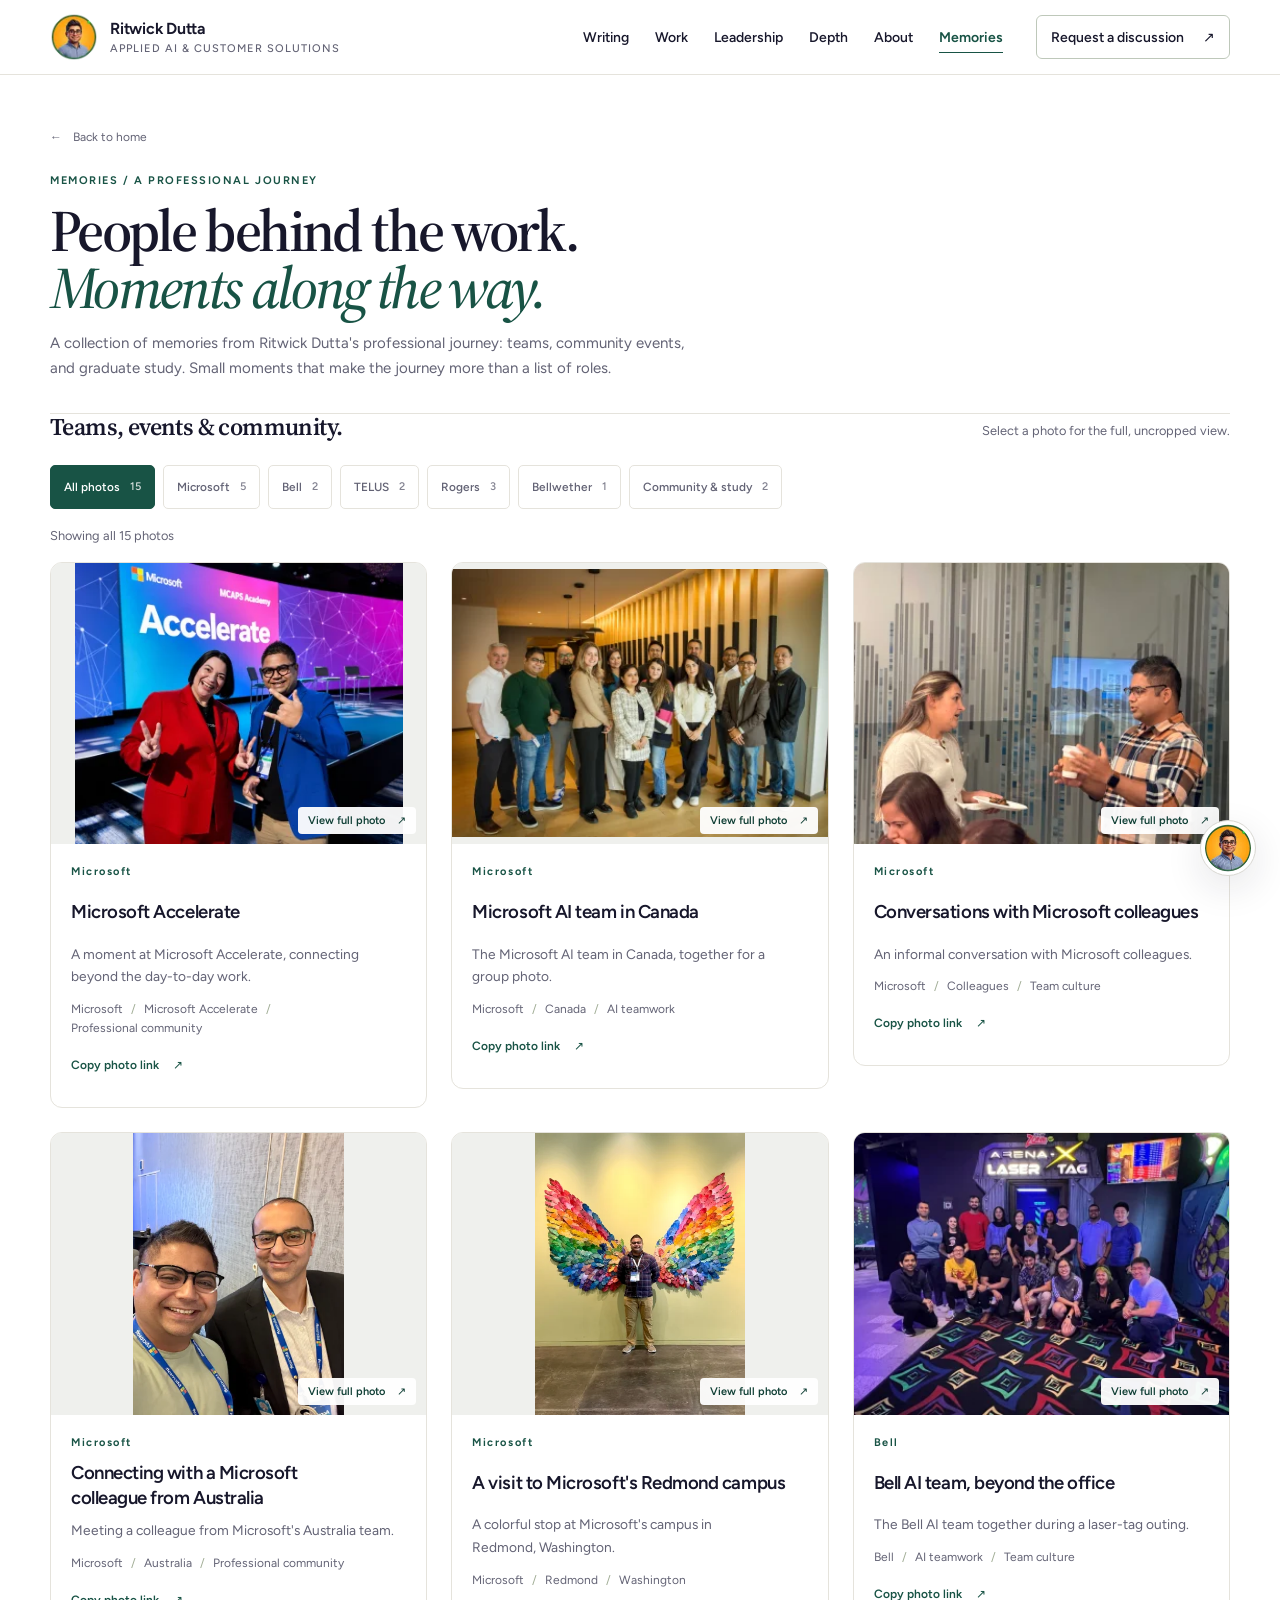
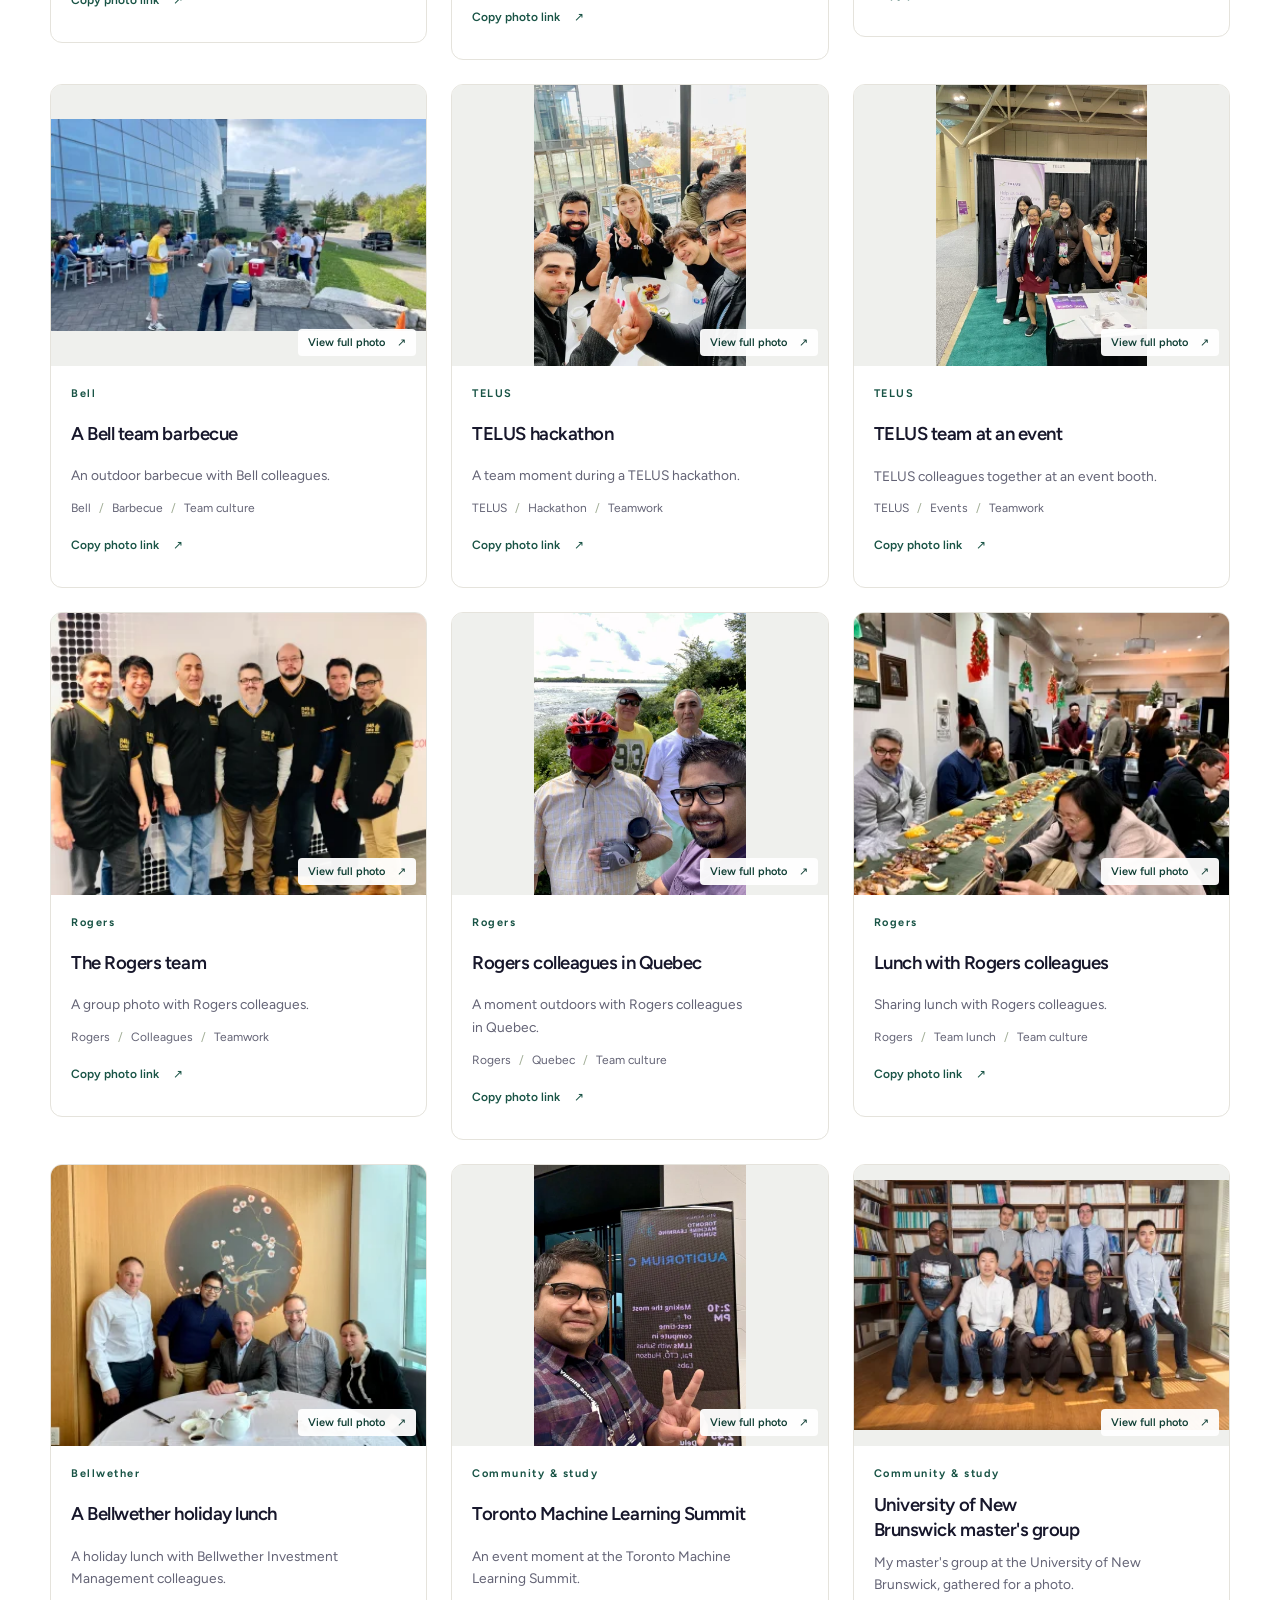
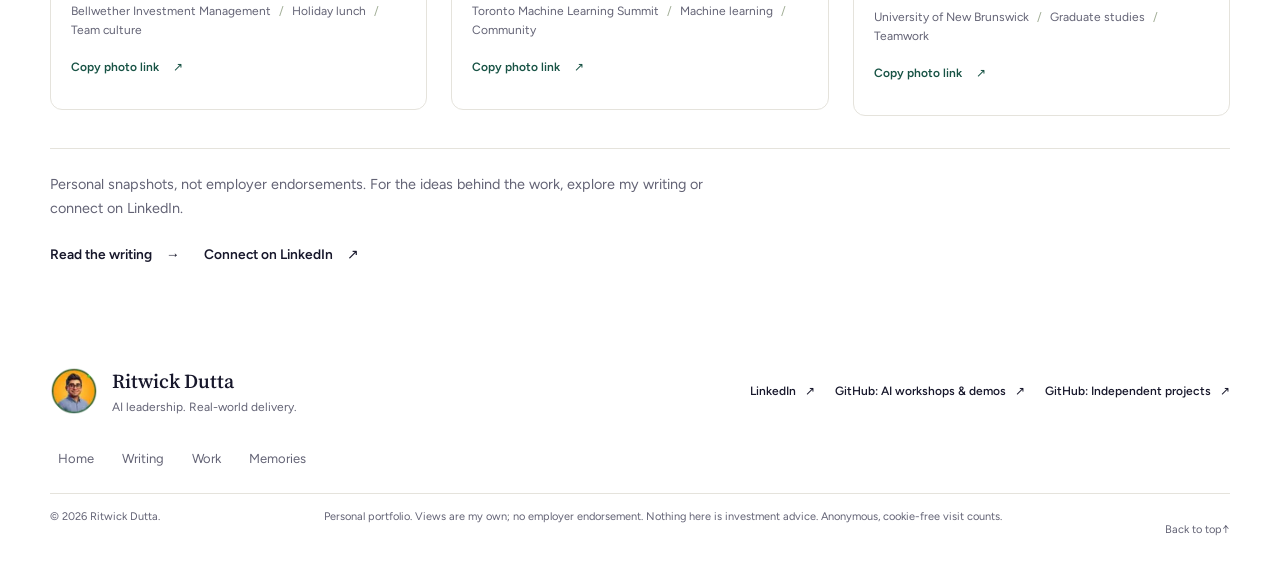
<file: gallery/index.html>
<!DOCTYPE html><html lang="en"> <head><meta charset="UTF-8"><meta name="viewport" content="width=device-width, initial-scale=1, viewport-fit=cover"><meta name="description" content="Explore Ritwick Dutta's Memories: photos of Microsoft, Bell, TELUS, Rogers and Bellwether teams, the Toronto Machine Learning Summit, and UNB."><meta name="author" content="Ritwick Dutta"><meta name="color-scheme" content="light"><meta name="format-detection" content="telephone=no"><meta name="theme-color" content="#ffffff"><meta name="robots" content="index, follow, noimageindex"><link rel="canonical" href="https://ritwickdutta.com/gallery/"><link rel="alternate" hreflang="en" href="https://ritwickdutta.com/gallery/"><link rel="alternate" hreflang="x-default" href="https://ritwickdutta.com/gallery/"><link rel="icon" href="/_astro/brand-icon.CzYwvdHd_UjIq9.png" type="image/png" sizes="32x32"><link rel="apple-touch-icon" href="/_astro/brand-icon.CzYwvdHd_1CFBNq.png" sizes="180x180"><meta property="og:type" content="website"><meta property="og:title" content="Memories: Teams, Events &amp; Community | Ritwick Dutta"><meta property="og:description" content="Explore Ritwick Dutta's Memories: photos of Microsoft, Bell, TELUS, Rogers and Bellwether teams, the Toronto Machine Learning Summit, and UNB."><meta property="og:url" content="https://ritwickdutta.com/gallery/"><meta property="og:site_name" content="Ritwick Dutta"><meta property="og:locale" content="en_US"><meta property="og:image" content="https://ritwickdutta.com/_astro/social-card.CVUjkVky_3QflY.png"><meta property="og:image:secure_url" content="https://ritwickdutta.com/_astro/social-card.CVUjkVky_3QflY.png"><meta property="og:image:type" content="image/png"><meta property="og:image:width" content="1200"><meta property="og:image:height" content="630"><meta property="og:image:alt" content="Ritwick Dutta. I help enterprises turn AI ambition into capability."><meta name="twitter:card" content="summary_large_image"><meta name="twitter:title" content="Memories: Teams, Events &amp; Community | Ritwick Dutta"><meta name="twitter:description" content="Explore Ritwick Dutta's Memories: photos of Microsoft, Bell, TELUS, Rogers and Bellwether teams, the Toronto Machine Learning Summit, and UNB."><meta name="twitter:image" content="https://ritwickdutta.com/_astro/social-card.CVUjkVky_3QflY.png"><meta name="twitter:image:alt" content="Ritwick Dutta. I help enterprises turn AI ambition into capability."><script type="application/ld+json">{"@context":"https://schema.org","@type":"ImageGallery","name":"Memories: Teams, Events & Community | Ritwick Dutta","description":"Explore Ritwick Dutta's Memories: photos of Microsoft, Bell, TELUS, Rogers and Bellwether teams, the Toronto Machine Learning Summit, and UNB.","url":"https://ritwickdutta.com/gallery/","inLanguage":"en","dateModified":"2026-10-31","isPartOf":{"@type":"WebSite","@id":"https://ritwickdutta.com/#website","name":"Ritwick Dutta - AI leadership and customer solutions","url":"https://ritwickdutta.com/","inLanguage":"en"},"breadcrumb":{"@type":"BreadcrumbList","itemListElement":[{"@type":"ListItem","position":1,"name":"Home","item":"https://ritwickdutta.com/"},{"@type":"ListItem","position":2,"name":"Memories","item":"https://ritwickdutta.com/gallery/"}]},"author":{"@type":"Person","@id":"https://ritwickdutta.com/#ritwick-dutta","name":"Ritwick Dutta","url":"https://ritwickdutta.com/","description":"Ritwick Dutta is an applied AI architect at Microsoft focused on AI leadership, customer solutions, enterprise AI adoption, and production-ready GenAI and agentic systems.","image":"https://ritwickdutta.com/_astro/ritwick-portrait.OVi6_BrM_ZoFQlc.webp","jobTitle":"Applied AI Architect","worksFor":{"@type":"Organization","name":"Microsoft"},"homeLocation":{"@type":"Place","name":"Toronto, Canada"},"sameAs":["https://www.linkedin.com/in/ritwickdutta/","https://github.com/ritwickmicrosoft","https://github.com/rtdjin3000"],"knowsAbout":["Applied AI","Generative AI","Agentic systems","AI leadership","Customer solutions","Natural language processing","Machine learning","Data analytics","Database security","Statistical modelling","Quantitative investment management","Data storytelling","MLOps","Responsible AI","AI product development"]}}</script><script async data-goatcounter="https://ritwickdutta.goatcounter.com/count" src="https://gc.zgo.at/count.js"></script><title>Memories: Teams, Events &amp; Community | Ritwick Dutta</title><style>.gallery-card[data-astro-cid-yjyjlfew]{min-width:0;margin:0;overflow:hidden;border:1px solid var(--line);border-radius:12px;background:var(--surface);scroll-margin-top:12px}.gallery-card[data-astro-cid-yjyjlfew]:target{outline:3px solid var(--green);outline-offset:4px}.gallery-image-link[data-astro-cid-yjyjlfew]{position:relative;display:block;aspect-ratio:4 / 3;background:#eff0ed;-webkit-touch-callout:none}.gallery-photo-open[data-astro-cid-yjyjlfew]{position:absolute;inset:0;display:block;width:100%;padding:0;border:0;background:transparent;color:inherit}.gallery-photo-open[data-astro-cid-yjyjlfew]:focus-visible{outline-offset:-5px}.gallery-image-link[data-astro-cid-yjyjlfew] img[data-astro-cid-yjyjlfew]{display:block;width:100%;height:100%;object-fit:contain}.gallery-image-label[data-astro-cid-yjyjlfew]{position:absolute;right:10px;bottom:10px;display:inline-flex;align-items:center;gap:12px;padding:7px 10px;border-radius:4px;background:#fffffff2;color:var(--green-dark);font-size:.6875rem;font-weight:600}.gallery-card-body[data-astro-cid-yjyjlfew]{padding:20px}.gallery-card[data-astro-cid-yjyjlfew] h3[data-astro-cid-yjyjlfew]{margin-block:9px;font-size:1.16rem}.gallery-card[data-astro-cid-yjyjlfew] h3[data-astro-cid-yjyjlfew] a[data-astro-cid-yjyjlfew]{display:flex;align-items:center;min-height:44px}.gallery-card-body[data-astro-cid-yjyjlfew]>p[data-astro-cid-yjyjlfew]:not(.eyebrow){color:var(--muted);font-size:.86rem}.gallery-tags[data-astro-cid-yjyjlfew]{flex-wrap:wrap;margin-top:14px}.gallery-tags[data-astro-cid-yjyjlfew] li[data-astro-cid-yjyjlfew]{max-width:100%;overflow-wrap:anywhere}.gallery-copy[data-astro-cid-yjyjlfew]{border:0;padding:0;margin-top:8px;background:transparent;color:var(--green);font-size:.75rem}.gallery-card-body[data-astro-cid-yjyjlfew] p[data-astro-cid-yjyjlfew].gallery-share-status{color:var(--green-dark);overflow-wrap:anywhere}.gallery-share-status[data-astro-cid-yjyjlfew]:not(:empty){padding:10px;margin-top:8px;border-radius:5px;background:var(--sage)}@media(hover:hover){.gallery-card[data-astro-cid-yjyjlfew] h3[data-astro-cid-yjyjlfew] a[data-astro-cid-yjyjlfew]:hover{color:var(--orange)}}@media(max-width:639px){.gallery-card-body[data-astro-cid-yjyjlfew]{padding:18px}}@media(pointer:coarse){.gallery-card[data-astro-cid-yjyjlfew] h3[data-astro-cid-yjyjlfew] a[data-astro-cid-yjyjlfew]{min-height:48px}}
</style><link rel="stylesheet" href="/_astro/Layout.c6FSOpwe.css"><style>.gallery-archive[data-astro-cid-sahthylw]{padding-bottom:64px}.gallery-collection-heading[data-astro-cid-sahthylw]{display:flex;align-items:baseline;justify-content:space-between;gap:24px;margin-bottom:24px}.gallery-collection-heading[data-astro-cid-sahthylw] h2[data-astro-cid-sahthylw]{font-size:1.5rem;letter-spacing:-.025em}.gallery-collection-heading[data-astro-cid-sahthylw] p[data-astro-cid-sahthylw],.gallery-count[data-astro-cid-sahthylw]{color:var(--muted);font-size:.8rem}.gallery-filters[data-astro-cid-sahthylw]{flex-wrap:wrap;overflow:visible;gap:8px}.gallery-count[data-astro-cid-sahthylw]{margin-block:16px}.gallery-grid[data-astro-cid-sahthylw]{display:grid;grid-template-columns:repeat(3,minmax(0,1fr));gap:24px;align-items:start}.gallery-tail[data-astro-cid-sahthylw]{margin-top:32px;padding-top:24px;border-top:1px solid var(--line)}.gallery-tail[data-astro-cid-sahthylw] p[data-astro-cid-sahthylw]{max-width:680px;color:var(--muted);font-size:.9rem}.gallery-tail[data-astro-cid-sahthylw]>div[data-astro-cid-sahthylw]{display:flex;flex-wrap:wrap;gap:24px;margin-top:12px}body.gallery-open{overflow:hidden}.gallery-dialog[data-astro-cid-sahthylw]{width:min(960px,calc(100% - 32px));max-height:calc(100dvh - 32px);padding:20px;border:1px solid var(--line);border-radius:14px;color:var(--ink);background:var(--surface);overscroll-behavior:contain}.gallery-dialog[data-astro-cid-sahthylw]::backdrop{background:#17172bd9}.gallery-dialog-bar[data-astro-cid-sahthylw],.gallery-dialog-controls[data-astro-cid-sahthylw]{display:flex;align-items:center;justify-content:space-between;gap:12px}.gallery-dialog-bar[data-astro-cid-sahthylw]{position:sticky;top:-20px;z-index:1;margin-bottom:14px;background:var(--surface)}.gallery-dialog-bar[data-astro-cid-sahthylw] p[data-astro-cid-sahthylw]{color:var(--muted);font-size:.8rem}.gallery-dialog[data-astro-cid-sahthylw] figure[data-astro-cid-sahthylw]{margin:0;-webkit-touch-callout:none}.gallery-dialog[data-astro-cid-sahthylw].is-loading img[data-astro-cid-sahthylw]{opacity:0}.gallery-dialog-loading[data-astro-cid-sahthylw]{margin-top:12px;color:var(--muted);font-size:.86rem}.gallery-dialog[data-astro-cid-sahthylw] img[data-astro-cid-sahthylw]{display:block;width:100%;height:min(58dvh,600px);object-fit:contain;background:var(--paper);border-radius:6px}.gallery-dialog[data-astro-cid-sahthylw] h2[data-astro-cid-sahthylw]{margin-block:16px 6px;font:600 1.35rem/1.3 var(--sans);letter-spacing:-.025em}.gallery-dialog[data-astro-cid-sahthylw] figcaption[data-astro-cid-sahthylw] p[data-astro-cid-sahthylw]{color:var(--muted);font-size:.86rem}.gallery-dialog-controls[data-astro-cid-sahthylw]{margin-top:16px}.gallery-dialog[data-astro-cid-sahthylw] button[data-astro-cid-sahthylw]:disabled{opacity:.5;cursor:default}.gallery-dialog-error[data-astro-cid-sahthylw]{color:var(--orange-text);font-size:.86rem}.gallery-dialog-error[data-astro-cid-sahthylw]:not(:empty){margin-top:12px}@media(max-width:899px){.gallery-grid[data-astro-cid-sahthylw]{grid-template-columns:repeat(2,minmax(0,1fr))}}@media(max-width:639px){.gallery-archive[data-astro-cid-sahthylw]{padding-bottom:40px}.gallery-collection-heading[data-astro-cid-sahthylw]{align-items:start;flex-direction:column;gap:8px;margin-bottom:18px}.gallery-filters[data-astro-cid-sahthylw]{flex-wrap:wrap;overflow:visible;padding:0}.gallery-grid[data-astro-cid-sahthylw]{grid-template-columns:1fr;gap:18px}.gallery-tail[data-astro-cid-sahthylw]>div[data-astro-cid-sahthylw]{gap:8px 24px}.gallery-dialog[data-astro-cid-sahthylw]{width:calc(100% - 20px);max-height:calc(100dvh - 20px);padding:14px}.gallery-dialog-bar[data-astro-cid-sahthylw]{top:-14px}.gallery-dialog[data-astro-cid-sahthylw] img[data-astro-cid-sahthylw]{height:48dvh}.gallery-dialog-controls[data-astro-cid-sahthylw]{flex-wrap:wrap;gap:4px 12px}}@media(max-height:520px){.gallery-dialog[data-astro-cid-sahthylw] img[data-astro-cid-sahthylw]{height:min(46dvh,max(80px,calc(100dvh - 240px)))}}
</style><script type="module" src="/_astro/page.Z7aXAJDY.js"></script></head> <body> <a class="skip-link" href="#main">Skip to content</a> <header class="site-header"> <div class="container header-inner"> <a class="brand" href="/" aria-label="Ritwick Dutta - home"> <img src="/_astro/brand-logo.Cd5ExV_H_Z2owRTU.webp" srcset="/_astro/brand-logo.Cd5ExV_H_Z2owRTU.webp 54w, /_astro/brand-logo.Cd5ExV_H_Z2nDy6W.webp 108w" alt sizes="54px" loading="eager" decoding="async" width="54" height="54" class="brand-logo"> <span>Ritwick Dutta<span class="brand-caption">APPLIED AI & CUSTOMER SOLUTIONS</span></span> </a> <button class="menu-toggle" data-menu-toggle aria-expanded="false" aria-controls="site-navigation" hidden> <span data-menu-label>Menu</span><span class="menu-lines" aria-hidden="true"></span> </button> <nav class="site-nav" id="site-navigation" aria-label="Main navigation"> <a href="/writing/" data-nav-target="writing">Writing</a> <a href="/#work" data-nav-target="work">Work</a> <a href="/#leadership" data-nav-target="leadership">Leadership</a> <a href="/#depth" data-nav-target="depth">Depth</a> <a href="/#about" data-nav-target="about">About</a> <a href="/gallery/" data-nav-target="gallery" aria-current="page">Memories</a> <a class="nav-connect" href="mailto:rittwick.dutta@gmail.com" data-open-assistant="discussion">Request a discussion <span aria-hidden="true">&nearr;</span></a> </nav> </div> <div class="reading-progress" data-reading-progress aria-hidden="true"></div> </header> <main id="main">  <section class="container page-heading" id="top" data-astro-cid-sahthylw> <a class="breadcrumb" href="/" data-astro-cid-sahthylw><span aria-hidden="true" data-astro-cid-sahthylw>&larr;</span>Back to home</a> <p class="eyebrow" data-astro-cid-sahthylw>MEMORIES / A PROFESSIONAL JOURNEY</p> <h1 data-astro-cid-sahthylw>People behind the work.<br data-astro-cid-sahthylw><em data-astro-cid-sahthylw>Moments along the way.</em></h1> <p class="page-intro" data-astro-cid-sahthylw>A collection of memories from Ritwick Dutta's professional journey: teams, community events, and graduate study. Small moments that make the journey more than a list of roles.</p> </section> <section class="container gallery-archive" aria-labelledby="gallery-collection-title" data-gallery-archive data-astro-cid-sahthylw> <div class="gallery-collection-heading" data-astro-cid-sahthylw> <h2 id="gallery-collection-title" data-astro-cid-sahthylw>Teams, events & community.</h2> <p data-gallery-view-hint hidden data-astro-cid-sahthylw>Select a photo for the full, uncropped view.</p> </div> <div class="filter-group gallery-filters" role="group" aria-label="Filter photos by team or community" data-gallery-filters hidden data-astro-cid-sahthylw> <button type="button" class="filter-button" data-gallery-filter="all" aria-pressed="true" aria-controls="gallery-grid" data-astro-cid-sahthylw>All photos<span data-astro-cid-sahthylw>15</span></button><button type="button" class="filter-button" data-gallery-filter="microsoft" aria-pressed="false" aria-controls="gallery-grid" data-astro-cid-sahthylw>Microsoft<span data-astro-cid-sahthylw>5</span></button><button type="button" class="filter-button" data-gallery-filter="bell" aria-pressed="false" aria-controls="gallery-grid" data-astro-cid-sahthylw>Bell<span data-astro-cid-sahthylw>2</span></button><button type="button" class="filter-button" data-gallery-filter="telus" aria-pressed="false" aria-controls="gallery-grid" data-astro-cid-sahthylw>TELUS<span data-astro-cid-sahthylw>2</span></button><button type="button" class="filter-button" data-gallery-filter="rogers" aria-pressed="false" aria-controls="gallery-grid" data-astro-cid-sahthylw>Rogers<span data-astro-cid-sahthylw>3</span></button><button type="button" class="filter-button" data-gallery-filter="bellwether" aria-pressed="false" aria-controls="gallery-grid" data-astro-cid-sahthylw>Bellwether<span data-astro-cid-sahthylw>1</span></button><button type="button" class="filter-button" data-gallery-filter="community" aria-pressed="false" aria-controls="gallery-grid" data-astro-cid-sahthylw>Community &amp; study<span data-astro-cid-sahthylw>2</span></button> </div> <p class="gallery-count" data-gallery-count role="status" aria-live="polite" data-astro-cid-sahthylw>Showing all 15 photos</p> <div class="gallery-grid" id="gallery-grid" data-astro-cid-sahthylw> <figure class="gallery-card" id="microsoft-accelerate-event" data-gallery-card="true" data-category="microsoft" data-astro-cid-yjyjlfew> <div class="gallery-image-link" data-memory-photo data-astro-cid-yjyjlfew> <img src="/_astro/microsoft-accelerate-event.Bt71D8PT_2mKQKD.webp" srcset="/_astro/microsoft-accelerate-event.Bt71D8PT_Z1oibPV.webp 360w, /_astro/microsoft-accelerate-event.Bt71D8PT_ZkVW3F.webp 640w, /_astro/microsoft-accelerate-event.Bt71D8PT_2mKQKD.webp 960w, /_astro/microsoft-accelerate-event.Bt71D8PT_Z1YEopb.webp 1280w" alt="Two attendees pose in front of the Microsoft Accelerate stage, making peace signs." sizes="(max-width: 639px) calc(100vw - 36px), (max-width: 899px) calc((100vw - 88px) / 2), (max-width: 1100px) calc((100vw - 112px) / 3), (max-width: 1276px) calc((100vw - 144px) / 3), 378px" loading="eager" decoding="async" draggable="false" data-astro-cid-yjyjlfew="true" width="960" height="823"> <button type="button" class="gallery-photo-open" data-gallery-open data-image-src="/_astro/microsoft-accelerate-event.Bt71D8PT.webp" data-image-width="1355" data-image-height="1161" aria-label="View full photo: Microsoft Accelerate" aria-haspopup="dialog" aria-controls="gallery-photo-viewer" hidden data-astro-cid-yjyjlfew><span class="gallery-image-label" aria-hidden="true" data-astro-cid-yjyjlfew>View full photo<span data-astro-cid-yjyjlfew>&nearr;</span></span></button> </div> <figcaption class="gallery-card-body" data-astro-cid-yjyjlfew> <p class="eyebrow" data-astro-cid-yjyjlfew>Microsoft</p> <h3 id="gallery-title-microsoft-accelerate-event" data-astro-cid-yjyjlfew><a href="/gallery/#microsoft-accelerate-event" data-astro-cid-yjyjlfew>Microsoft Accelerate</a></h3> <p data-gallery-caption="true" data-astro-cid-yjyjlfew>A moment at Microsoft Accelerate, connecting beyond the day-to-day work.</p> <ul class="tags gallery-tags" aria-label="Photo topics" data-astro-cid-yjyjlfew><li data-astro-cid-yjyjlfew>Microsoft</li><li data-astro-cid-yjyjlfew>Microsoft Accelerate</li><li data-astro-cid-yjyjlfew>Professional community</li></ul> <button type="button" class="text-link gallery-copy" data-gallery-copy hidden data-astro-cid-yjyjlfew>Copy photo link<span class="sr-only" data-astro-cid-yjyjlfew>: Microsoft Accelerate</span><span aria-hidden="true" data-astro-cid-yjyjlfew>&nearr;</span></button> <p class="gallery-share-status" data-gallery-share-status role="status" aria-live="polite" data-astro-cid-yjyjlfew></p> </figcaption> </figure> <script type="module">document.querySelectorAll("[data-memory-photo]").forEach(t=>{t.addEventListener("contextmenu",e=>e.preventDefault()),t.addEventListener("dragstart",e=>e.preventDefault())});</script><figure class="gallery-card" id="microsoft-ai-team-canada" data-gallery-card="true" data-category="microsoft" data-astro-cid-yjyjlfew> <div class="gallery-image-link" data-memory-photo data-astro-cid-yjyjlfew> <img src="/_astro/microsoft-ai-team-canada.D4Mgy3dc_1zSo6h.webp" srcset="/_astro/microsoft-ai-team-canada.D4Mgy3dc_1AzpNh.webp 360w, /_astro/microsoft-ai-team-canada.D4Mgy3dc_KmXml.webp 640w, /_astro/microsoft-ai-team-canada.D4Mgy3dc_1zSo6h.webp 960w, /_astro/microsoft-ai-team-canada.D4Mgy3dc_Z677P3.webp 1280w, /_astro/microsoft-ai-team-canada.D4Mgy3dc_Z24v77O.webp 1920w" alt="Microsoft AI team members stand together beside a wooden wall and green seating." sizes="(max-width: 639px) calc(100vw - 36px), (max-width: 899px) calc((100vw - 88px) / 2), (max-width: 1100px) calc((100vw - 112px) / 3), (max-width: 1276px) calc((100vw - 144px) / 3), 378px" loading="eager" decoding="async" draggable="false" data-astro-cid-yjyjlfew="true" width="960" height="686"> <button type="button" class="gallery-photo-open" data-gallery-open data-image-src="/_astro/microsoft-ai-team-canada.D4Mgy3dc.webp" data-image-width="3661" data-image-height="2615" aria-label="View full photo: Microsoft AI team in Canada" aria-haspopup="dialog" aria-controls="gallery-photo-viewer" hidden data-astro-cid-yjyjlfew><span class="gallery-image-label" aria-hidden="true" data-astro-cid-yjyjlfew>View full photo<span data-astro-cid-yjyjlfew>&nearr;</span></span></button> </div> <figcaption class="gallery-card-body" data-astro-cid-yjyjlfew> <p class="eyebrow" data-astro-cid-yjyjlfew>Microsoft</p> <h3 id="gallery-title-microsoft-ai-team-canada" data-astro-cid-yjyjlfew><a href="/gallery/#microsoft-ai-team-canada" data-astro-cid-yjyjlfew>Microsoft AI team in Canada</a></h3> <p data-gallery-caption="true" data-astro-cid-yjyjlfew>The Microsoft AI team in Canada, together for a group photo.</p> <ul class="tags gallery-tags" aria-label="Photo topics" data-astro-cid-yjyjlfew><li data-astro-cid-yjyjlfew>Microsoft</li><li data-astro-cid-yjyjlfew>Canada</li><li data-astro-cid-yjyjlfew>AI teamwork</li></ul> <button type="button" class="text-link gallery-copy" data-gallery-copy hidden data-astro-cid-yjyjlfew>Copy photo link<span class="sr-only" data-astro-cid-yjyjlfew>: Microsoft AI team in Canada</span><span aria-hidden="true" data-astro-cid-yjyjlfew>&nearr;</span></button> <p class="gallery-share-status" data-gallery-share-status role="status" aria-live="polite" data-astro-cid-yjyjlfew></p> </figcaption> </figure> <figure class="gallery-card" id="microsoft-team-discussion" data-gallery-card="true" data-category="microsoft" data-astro-cid-yjyjlfew> <div class="gallery-image-link" data-memory-photo data-astro-cid-yjyjlfew> <img src="/_astro/microsoft-team-discussion.DbUdwYJ__2fp5Tw.webp" srcset="/_astro/microsoft-team-discussion.DbUdwYJ__nRKtT.webp 360w, /_astro/microsoft-team-discussion.DbUdwYJ__1TNhyo.webp 640w, /_astro/microsoft-team-discussion.DbUdwYJ__2fp5Tw.webp 960w, /_astro/microsoft-team-discussion.DbUdwYJ__1AL7bQ.webp 1280w, /_astro/microsoft-team-discussion.DbUdwYJ__ZO9k0K.webp 1920w" alt="Microsoft colleagues talk beside a glass wall; one person gestures while another holds a plate." sizes="(max-width: 639px) calc(100vw - 36px), (max-width: 899px) calc((100vw - 88px) / 2), (max-width: 1100px) calc((100vw - 112px) / 3), (max-width: 1276px) calc((100vw - 144px) / 3), 378px" loading="eager" decoding="async" draggable="false" data-astro-cid-yjyjlfew="true" width="960" height="720"> <button type="button" class="gallery-photo-open" data-gallery-open data-image-src="/_astro/microsoft-team-discussion.DbUdwYJ_.webp" data-image-width="4032" data-image-height="3024" aria-label="View full photo: Conversations with Microsoft colleagues" aria-haspopup="dialog" aria-controls="gallery-photo-viewer" hidden data-astro-cid-yjyjlfew><span class="gallery-image-label" aria-hidden="true" data-astro-cid-yjyjlfew>View full photo<span data-astro-cid-yjyjlfew>&nearr;</span></span></button> </div> <figcaption class="gallery-card-body" data-astro-cid-yjyjlfew> <p class="eyebrow" data-astro-cid-yjyjlfew>Microsoft</p> <h3 id="gallery-title-microsoft-team-discussion" data-astro-cid-yjyjlfew><a href="/gallery/#microsoft-team-discussion" data-astro-cid-yjyjlfew>Conversations with Microsoft colleagues</a></h3> <p data-gallery-caption="true" data-astro-cid-yjyjlfew>An informal conversation with Microsoft colleagues.</p> <ul class="tags gallery-tags" aria-label="Photo topics" data-astro-cid-yjyjlfew><li data-astro-cid-yjyjlfew>Microsoft</li><li data-astro-cid-yjyjlfew>Colleagues</li><li data-astro-cid-yjyjlfew>Team culture</li></ul> <button type="button" class="text-link gallery-copy" data-gallery-copy hidden data-astro-cid-yjyjlfew>Copy photo link<span class="sr-only" data-astro-cid-yjyjlfew>: Conversations with Microsoft colleagues</span><span aria-hidden="true" data-astro-cid-yjyjlfew>&nearr;</span></button> <p class="gallery-share-status" data-gallery-share-status role="status" aria-live="polite" data-astro-cid-yjyjlfew></p> </figcaption> </figure> <figure class="gallery-card" id="microsoft-australia-colleague" data-gallery-card="true" data-category="microsoft" data-astro-cid-yjyjlfew> <div class="gallery-image-link" data-memory-photo data-astro-cid-yjyjlfew> <img src="/_astro/microsoft-australia-colleague._xOSOb4T_Z2168cm.webp" srcset="/_astro/microsoft-australia-colleague._xOSOb4T_Z1ENqxl.webp 360w, /_astro/microsoft-australia-colleague._xOSOb4T_Z29YjHK.webp 640w, /_astro/microsoft-australia-colleague._xOSOb4T_Z2168cm.webp 960w, /_astro/microsoft-australia-colleague._xOSOb4T_Z1DYuiv.webp 1280w, /_astro/microsoft-australia-colleague._xOSOb4T_ZGRPaG.webp 1920w" alt="Two colleagues wearing lanyards take an indoor selfie." sizes="(max-width: 639px) calc(100vw - 36px), (max-width: 899px) calc((100vw - 88px) / 2), (max-width: 1100px) calc((100vw - 112px) / 3), (max-width: 1276px) calc((100vw - 144px) / 3), 378px" loading="lazy" decoding="async" draggable="false" data-astro-cid-yjyjlfew="true" width="960" height="1280"> <button type="button" class="gallery-photo-open" data-gallery-open data-image-src="/_astro/microsoft-australia-colleague._xOSOb4T.webp" data-image-width="2316" data-image-height="3088" aria-label="View full photo: Connecting with a Microsoft colleague from Australia" aria-haspopup="dialog" aria-controls="gallery-photo-viewer" hidden data-astro-cid-yjyjlfew><span class="gallery-image-label" aria-hidden="true" data-astro-cid-yjyjlfew>View full photo<span data-astro-cid-yjyjlfew>&nearr;</span></span></button> </div> <figcaption class="gallery-card-body" data-astro-cid-yjyjlfew> <p class="eyebrow" data-astro-cid-yjyjlfew>Microsoft</p> <h3 id="gallery-title-microsoft-australia-colleague" data-astro-cid-yjyjlfew><a href="/gallery/#microsoft-australia-colleague" data-astro-cid-yjyjlfew>Connecting with a Microsoft colleague from Australia</a></h3> <p data-gallery-caption="true" data-astro-cid-yjyjlfew>Meeting a colleague from Microsoft&#39;s Australia team.</p> <ul class="tags gallery-tags" aria-label="Photo topics" data-astro-cid-yjyjlfew><li data-astro-cid-yjyjlfew>Microsoft</li><li data-astro-cid-yjyjlfew>Australia</li><li data-astro-cid-yjyjlfew>Professional community</li></ul> <button type="button" class="text-link gallery-copy" data-gallery-copy hidden data-astro-cid-yjyjlfew>Copy photo link<span class="sr-only" data-astro-cid-yjyjlfew>: Connecting with a Microsoft colleague from Australia</span><span aria-hidden="true" data-astro-cid-yjyjlfew>&nearr;</span></button> <p class="gallery-share-status" data-gallery-share-status role="status" aria-live="polite" data-astro-cid-yjyjlfew></p> </figcaption> </figure> <figure class="gallery-card" id="microsoft-campus-redmond" data-gallery-card="true" data-category="microsoft" data-astro-cid-yjyjlfew> <div class="gallery-image-link" data-memory-photo data-astro-cid-yjyjlfew> <img src="/_astro/microsoft-campus-redmond.D07bWkIG_Z1BNXxM.webp" srcset="/_astro/microsoft-campus-redmond.D07bWkIG_Z2t59fx.webp 360w, /_astro/microsoft-campus-redmond.D07bWkIG_Z1mQaeb.webp 640w, /_astro/microsoft-campus-redmond.D07bWkIG_Z1BNXxM.webp 960w, /_astro/microsoft-campus-redmond.D07bWkIG_1jbVB.webp 1280w, /_astro/microsoft-campus-redmond.D07bWkIG_1d028J.webp 1920w" alt="A visitor stands in front of a multicolored wing mural at Microsoft's Redmond campus." sizes="(max-width: 639px) calc(100vw - 36px), (max-width: 899px) calc((100vw - 88px) / 2), (max-width: 1100px) calc((100vw - 112px) / 3), (max-width: 1276px) calc((100vw - 144px) / 3), 378px" loading="lazy" decoding="async" draggable="false" data-astro-cid-yjyjlfew="true" width="960" height="1290"> <button type="button" class="gallery-photo-open" data-gallery-open data-image-src="/_astro/microsoft-campus-redmond.D07bWkIG.webp" data-image-width="3797" data-image-height="5104" aria-label="View full photo: A visit to Microsoft's Redmond campus" aria-haspopup="dialog" aria-controls="gallery-photo-viewer" hidden data-astro-cid-yjyjlfew><span class="gallery-image-label" aria-hidden="true" data-astro-cid-yjyjlfew>View full photo<span data-astro-cid-yjyjlfew>&nearr;</span></span></button> </div> <figcaption class="gallery-card-body" data-astro-cid-yjyjlfew> <p class="eyebrow" data-astro-cid-yjyjlfew>Microsoft</p> <h3 id="gallery-title-microsoft-campus-redmond" data-astro-cid-yjyjlfew><a href="/gallery/#microsoft-campus-redmond" data-astro-cid-yjyjlfew>A visit to Microsoft&#39;s Redmond campus</a></h3> <p data-gallery-caption="true" data-astro-cid-yjyjlfew>A colorful stop at Microsoft&#39;s campus in Redmond, Washington.</p> <ul class="tags gallery-tags" aria-label="Photo topics" data-astro-cid-yjyjlfew><li data-astro-cid-yjyjlfew>Microsoft</li><li data-astro-cid-yjyjlfew>Redmond</li><li data-astro-cid-yjyjlfew>Washington</li></ul> <button type="button" class="text-link gallery-copy" data-gallery-copy hidden data-astro-cid-yjyjlfew>Copy photo link<span class="sr-only" data-astro-cid-yjyjlfew>: A visit to Microsoft&#39;s Redmond campus</span><span aria-hidden="true" data-astro-cid-yjyjlfew>&nearr;</span></button> <p class="gallery-share-status" data-gallery-share-status role="status" aria-live="polite" data-astro-cid-yjyjlfew></p> </figcaption> </figure> <figure class="gallery-card" id="bell-ai-team" data-gallery-card="true" data-category="bell" data-astro-cid-yjyjlfew> <div class="gallery-image-link" data-memory-photo data-astro-cid-yjyjlfew> <img src="/_astro/bell-ai-team.Cwjy-8Jl_QuvCs.webp" srcset="/_astro/bell-ai-team.Cwjy-8Jl_1VkGyx.webp 360w, /_astro/bell-ai-team.Cwjy-8Jl_ZHY3pS.webp 640w, /_astro/bell-ai-team.Cwjy-8Jl_QuvCs.webp 960w, /_astro/bell-ai-team.Cwjy-8Jl_Z27xI0x.webp 1280w, /_astro/bell-ai-team.Cwjy-8Jl_1hqwm.webp 1920w" alt="Bell AI team members pose in two rows below an illuminated laser-tag sign." sizes="(max-width: 639px) calc(100vw - 36px), (max-width: 899px) calc((100vw - 88px) / 2), (max-width: 1100px) calc((100vw - 112px) / 3), (max-width: 1276px) calc((100vw - 144px) / 3), 378px" loading="lazy" decoding="async" draggable="false" data-astro-cid-yjyjlfew="true" width="960" height="720"> <button type="button" class="gallery-photo-open" data-gallery-open data-image-src="/_astro/bell-ai-team.Cwjy-8Jl.webp" data-image-width="4032" data-image-height="3024" aria-label="View full photo: Bell AI team, beyond the office" aria-haspopup="dialog" aria-controls="gallery-photo-viewer" hidden data-astro-cid-yjyjlfew><span class="gallery-image-label" aria-hidden="true" data-astro-cid-yjyjlfew>View full photo<span data-astro-cid-yjyjlfew>&nearr;</span></span></button> </div> <figcaption class="gallery-card-body" data-astro-cid-yjyjlfew> <p class="eyebrow" data-astro-cid-yjyjlfew>Bell</p> <h3 id="gallery-title-bell-ai-team" data-astro-cid-yjyjlfew><a href="/gallery/#bell-ai-team" data-astro-cid-yjyjlfew>Bell AI team, beyond the office</a></h3> <p data-gallery-caption="true" data-astro-cid-yjyjlfew>The Bell AI team together during a laser-tag outing.</p> <ul class="tags gallery-tags" aria-label="Photo topics" data-astro-cid-yjyjlfew><li data-astro-cid-yjyjlfew>Bell</li><li data-astro-cid-yjyjlfew>AI teamwork</li><li data-astro-cid-yjyjlfew>Team culture</li></ul> <button type="button" class="text-link gallery-copy" data-gallery-copy hidden data-astro-cid-yjyjlfew>Copy photo link<span class="sr-only" data-astro-cid-yjyjlfew>: Bell AI team, beyond the office</span><span aria-hidden="true" data-astro-cid-yjyjlfew>&nearr;</span></button> <p class="gallery-share-status" data-gallery-share-status role="status" aria-live="polite" data-astro-cid-yjyjlfew></p> </figcaption> </figure> <figure class="gallery-card" id="bell-team-barbecue" data-gallery-card="true" data-category="bell" data-astro-cid-yjyjlfew> <div class="gallery-image-link" data-memory-photo data-astro-cid-yjyjlfew> <img src="/_astro/bell-team-barbecue.BBAvZgPz_E0Xuw.webp" srcset="/_astro/bell-team-barbecue.BBAvZgPz_Z1bl187.webp 360w, /_astro/bell-team-barbecue.BBAvZgPz_FsEB6.webp 640w, /_astro/bell-team-barbecue.BBAvZgPz_E0Xuw.webp 960w, /_astro/bell-team-barbecue.BBAvZgPz_12Cp8n.webp 1280w, /_astro/bell-team-barbecue.BBAvZgPz_Zclswz.webp 1920w" alt="Bell colleagues gather around a barbecue and patio tables outside an office building." sizes="(max-width: 639px) calc(100vw - 36px), (max-width: 899px) calc((100vw - 88px) / 2), (max-width: 1100px) calc((100vw - 112px) / 3), (max-width: 1276px) calc((100vw - 144px) / 3), 378px" loading="lazy" decoding="async" draggable="false" data-astro-cid-yjyjlfew="true" width="960" height="540"> <button type="button" class="gallery-photo-open" data-gallery-open data-image-src="/_astro/bell-team-barbecue.BBAvZgPz.webp" data-image-width="4032" data-image-height="2268" aria-label="View full photo: A Bell team barbecue" aria-haspopup="dialog" aria-controls="gallery-photo-viewer" hidden data-astro-cid-yjyjlfew><span class="gallery-image-label" aria-hidden="true" data-astro-cid-yjyjlfew>View full photo<span data-astro-cid-yjyjlfew>&nearr;</span></span></button> </div> <figcaption class="gallery-card-body" data-astro-cid-yjyjlfew> <p class="eyebrow" data-astro-cid-yjyjlfew>Bell</p> <h3 id="gallery-title-bell-team-barbecue" data-astro-cid-yjyjlfew><a href="/gallery/#bell-team-barbecue" data-astro-cid-yjyjlfew>A Bell team barbecue</a></h3> <p data-gallery-caption="true" data-astro-cid-yjyjlfew>An outdoor barbecue with Bell colleagues.</p> <ul class="tags gallery-tags" aria-label="Photo topics" data-astro-cid-yjyjlfew><li data-astro-cid-yjyjlfew>Bell</li><li data-astro-cid-yjyjlfew>Barbecue</li><li data-astro-cid-yjyjlfew>Team culture</li></ul> <button type="button" class="text-link gallery-copy" data-gallery-copy hidden data-astro-cid-yjyjlfew>Copy photo link<span class="sr-only" data-astro-cid-yjyjlfew>: A Bell team barbecue</span><span aria-hidden="true" data-astro-cid-yjyjlfew>&nearr;</span></button> <p class="gallery-share-status" data-gallery-share-status role="status" aria-live="polite" data-astro-cid-yjyjlfew></p> </figcaption> </figure> <figure class="gallery-card" id="telus-hackathon" data-gallery-card="true" data-category="telus" data-astro-cid-yjyjlfew> <div class="gallery-image-link" data-memory-photo data-astro-cid-yjyjlfew> <img src="/_astro/telus-hackathon.mJ-rCmIx_yKiFv.webp" srcset="/_astro/telus-hackathon.mJ-rCmIx_Z2qwwMN.webp 360w, /_astro/telus-hackathon.mJ-rCmIx_1Quarq.webp 640w, /_astro/telus-hackathon.mJ-rCmIx_yKiFv.webp 960w, /_astro/telus-hackathon.mJ-rCmIx_ZdIWX6.webp 1280w, /_astro/telus-hackathon.mJ-rCmIx_2qxKGI.webp 1920w" alt="TELUS hackathon participants take a group selfie around a table beside tall windows." sizes="(max-width: 639px) calc(100vw - 36px), (max-width: 899px) calc((100vw - 88px) / 2), (max-width: 1100px) calc((100vw - 112px) / 3), (max-width: 1276px) calc((100vw - 144px) / 3), 378px" loading="lazy" decoding="async" draggable="false" data-astro-cid-yjyjlfew="true" width="960" height="1280"> <button type="button" class="gallery-photo-open" data-gallery-open data-image-src="/_astro/telus-hackathon.mJ-rCmIx.webp" data-image-width="2316" data-image-height="3088" aria-label="View full photo: TELUS hackathon" aria-haspopup="dialog" aria-controls="gallery-photo-viewer" hidden data-astro-cid-yjyjlfew><span class="gallery-image-label" aria-hidden="true" data-astro-cid-yjyjlfew>View full photo<span data-astro-cid-yjyjlfew>&nearr;</span></span></button> </div> <figcaption class="gallery-card-body" data-astro-cid-yjyjlfew> <p class="eyebrow" data-astro-cid-yjyjlfew>TELUS</p> <h3 id="gallery-title-telus-hackathon" data-astro-cid-yjyjlfew><a href="/gallery/#telus-hackathon" data-astro-cid-yjyjlfew>TELUS hackathon</a></h3> <p data-gallery-caption="true" data-astro-cid-yjyjlfew>A team moment during a TELUS hackathon.</p> <ul class="tags gallery-tags" aria-label="Photo topics" data-astro-cid-yjyjlfew><li data-astro-cid-yjyjlfew>TELUS</li><li data-astro-cid-yjyjlfew>Hackathon</li><li data-astro-cid-yjyjlfew>Teamwork</li></ul> <button type="button" class="text-link gallery-copy" data-gallery-copy hidden data-astro-cid-yjyjlfew>Copy photo link<span class="sr-only" data-astro-cid-yjyjlfew>: TELUS hackathon</span><span aria-hidden="true" data-astro-cid-yjyjlfew>&nearr;</span></button> <p class="gallery-share-status" data-gallery-share-status role="status" aria-live="polite" data-astro-cid-yjyjlfew></p> </figcaption> </figure> <figure class="gallery-card" id="telus-team" data-gallery-card="true" data-category="telus" data-astro-cid-yjyjlfew> <div class="gallery-image-link" data-memory-photo data-astro-cid-yjyjlfew> <img src="/_astro/telus-team.DsDfYFSd_bNiT.webp" srcset="/_astro/telus-team.DsDfYFSd_1TMVc7.webp 360w, /_astro/telus-team.DsDfYFSd_EP7PS.webp 640w, /_astro/telus-team.DsDfYFSd_bNiT.webp 960w, /_astro/telus-team.DsDfYFSd_1U8pat.webp 1280w, /_astro/telus-team.DsDfYFSd_Z18A0yP.webp 1920w" alt="TELUS colleagues stand beside an event booth with posters and a display table." sizes="(max-width: 639px) calc(100vw - 36px), (max-width: 899px) calc((100vw - 88px) / 2), (max-width: 1100px) calc((100vw - 112px) / 3), (max-width: 1276px) calc((100vw - 144px) / 3), 378px" loading="lazy" decoding="async" draggable="false" data-astro-cid-yjyjlfew="true" width="960" height="1280"> <button type="button" class="gallery-photo-open" data-gallery-open data-image-src="/_astro/telus-team.DsDfYFSd.webp" data-image-width="3024" data-image-height="4032" aria-label="View full photo: TELUS team at an event" aria-haspopup="dialog" aria-controls="gallery-photo-viewer" hidden data-astro-cid-yjyjlfew><span class="gallery-image-label" aria-hidden="true" data-astro-cid-yjyjlfew>View full photo<span data-astro-cid-yjyjlfew>&nearr;</span></span></button> </div> <figcaption class="gallery-card-body" data-astro-cid-yjyjlfew> <p class="eyebrow" data-astro-cid-yjyjlfew>TELUS</p> <h3 id="gallery-title-telus-team" data-astro-cid-yjyjlfew><a href="/gallery/#telus-team" data-astro-cid-yjyjlfew>TELUS team at an event</a></h3> <p data-gallery-caption="true" data-astro-cid-yjyjlfew>TELUS colleagues together at an event booth.</p> <ul class="tags gallery-tags" aria-label="Photo topics" data-astro-cid-yjyjlfew><li data-astro-cid-yjyjlfew>TELUS</li><li data-astro-cid-yjyjlfew>Events</li><li data-astro-cid-yjyjlfew>Teamwork</li></ul> <button type="button" class="text-link gallery-copy" data-gallery-copy hidden data-astro-cid-yjyjlfew>Copy photo link<span class="sr-only" data-astro-cid-yjyjlfew>: TELUS team at an event</span><span aria-hidden="true" data-astro-cid-yjyjlfew>&nearr;</span></button> <p class="gallery-share-status" data-gallery-share-status role="status" aria-live="polite" data-astro-cid-yjyjlfew></p> </figcaption> </figure> <figure class="gallery-card" id="rogers-team" data-gallery-card="true" data-category="rogers" data-astro-cid-yjyjlfew> <div class="gallery-image-link" data-memory-photo data-astro-cid-yjyjlfew> <img src="/_astro/rogers-team.DePzT1Cb_2oP3qi.webp" srcset="/_astro/rogers-team.DePzT1Cb_Z2vb4Gq.webp 360w, /_astro/rogers-team.DePzT1Cb_ZUn1Qy.webp 640w, /_astro/rogers-team.DePzT1Cb_2oP3qi.webp 960w, /_astro/rogers-team.DePzT1Cb_1U3Fg7.webp 1280w, /_astro/rogers-team.DePzT1Cb_xa7gX.webp 1920w" alt="Rogers colleagues in matching dark shirts stand in a row in an office." sizes="(max-width: 639px) calc(100vw - 36px), (max-width: 899px) calc((100vw - 88px) / 2), (max-width: 1100px) calc((100vw - 112px) / 3), (max-width: 1276px) calc((100vw - 144px) / 3), 378px" loading="lazy" decoding="async" draggable="false" data-astro-cid-yjyjlfew="true" width="960" height="720"> <button type="button" class="gallery-photo-open" data-gallery-open data-image-src="/_astro/rogers-team.DePzT1Cb.webp" data-image-width="4032" data-image-height="3024" aria-label="View full photo: The Rogers team" aria-haspopup="dialog" aria-controls="gallery-photo-viewer" hidden data-astro-cid-yjyjlfew><span class="gallery-image-label" aria-hidden="true" data-astro-cid-yjyjlfew>View full photo<span data-astro-cid-yjyjlfew>&nearr;</span></span></button> </div> <figcaption class="gallery-card-body" data-astro-cid-yjyjlfew> <p class="eyebrow" data-astro-cid-yjyjlfew>Rogers</p> <h3 id="gallery-title-rogers-team" data-astro-cid-yjyjlfew><a href="/gallery/#rogers-team" data-astro-cid-yjyjlfew>The Rogers team</a></h3> <p data-gallery-caption="true" data-astro-cid-yjyjlfew>A group photo with Rogers colleagues.</p> <ul class="tags gallery-tags" aria-label="Photo topics" data-astro-cid-yjyjlfew><li data-astro-cid-yjyjlfew>Rogers</li><li data-astro-cid-yjyjlfew>Colleagues</li><li data-astro-cid-yjyjlfew>Teamwork</li></ul> <button type="button" class="text-link gallery-copy" data-gallery-copy hidden data-astro-cid-yjyjlfew>Copy photo link<span class="sr-only" data-astro-cid-yjyjlfew>: The Rogers team</span><span aria-hidden="true" data-astro-cid-yjyjlfew>&nearr;</span></button> <p class="gallery-share-status" data-gallery-share-status role="status" aria-live="polite" data-astro-cid-yjyjlfew></p> </figcaption> </figure> <figure class="gallery-card" id="rogers-team-quebec" data-gallery-card="true" data-category="rogers" data-astro-cid-yjyjlfew> <div class="gallery-image-link" data-memory-photo data-astro-cid-yjyjlfew> <img src="/_astro/rogers-team-quebec.DfUeNBH7_1vDI5B.webp" srcset="/_astro/rogers-team-quebec.DfUeNBH7_Z1CR3ja.webp 360w, /_astro/rogers-team-quebec.DfUeNBH7_1zujh5.webp 640w, /_astro/rogers-team-quebec.DfUeNBH7_1vDI5B.webp 960w, /_astro/rogers-team-quebec.DfUeNBH7_2hiShR.webp 1280w, /_astro/rogers-team-quebec.DfUeNBH7_Z18icbI.webp 1920w" alt="Four Rogers colleagues take an outdoor selfie near a river and greenery; one wears a bicycle helmet." sizes="(max-width: 639px) calc(100vw - 36px), (max-width: 899px) calc((100vw - 88px) / 2), (max-width: 1100px) calc((100vw - 112px) / 3), (max-width: 1276px) calc((100vw - 144px) / 3), 378px" loading="lazy" decoding="async" draggable="false" data-astro-cid-yjyjlfew="true" width="960" height="1280"> <button type="button" class="gallery-photo-open" data-gallery-open data-image-src="/_astro/rogers-team-quebec.DfUeNBH7.webp" data-image-width="2316" data-image-height="3088" aria-label="View full photo: Rogers colleagues in Quebec" aria-haspopup="dialog" aria-controls="gallery-photo-viewer" hidden data-astro-cid-yjyjlfew><span class="gallery-image-label" aria-hidden="true" data-astro-cid-yjyjlfew>View full photo<span data-astro-cid-yjyjlfew>&nearr;</span></span></button> </div> <figcaption class="gallery-card-body" data-astro-cid-yjyjlfew> <p class="eyebrow" data-astro-cid-yjyjlfew>Rogers</p> <h3 id="gallery-title-rogers-team-quebec" data-astro-cid-yjyjlfew><a href="/gallery/#rogers-team-quebec" data-astro-cid-yjyjlfew>Rogers colleagues in Quebec</a></h3> <p data-gallery-caption="true" data-astro-cid-yjyjlfew>A moment outdoors with Rogers colleagues in Quebec.</p> <ul class="tags gallery-tags" aria-label="Photo topics" data-astro-cid-yjyjlfew><li data-astro-cid-yjyjlfew>Rogers</li><li data-astro-cid-yjyjlfew>Quebec</li><li data-astro-cid-yjyjlfew>Team culture</li></ul> <button type="button" class="text-link gallery-copy" data-gallery-copy hidden data-astro-cid-yjyjlfew>Copy photo link<span class="sr-only" data-astro-cid-yjyjlfew>: Rogers colleagues in Quebec</span><span aria-hidden="true" data-astro-cid-yjyjlfew>&nearr;</span></button> <p class="gallery-share-status" data-gallery-share-status role="status" aria-live="polite" data-astro-cid-yjyjlfew></p> </figcaption> </figure> <figure class="gallery-card" id="rogers-team-lunch" data-gallery-card="true" data-category="rogers" data-astro-cid-yjyjlfew> <div class="gallery-image-link" data-memory-photo data-astro-cid-yjyjlfew> <img src="/_astro/rogers-team-lunch.GD1vBGII_1MKnkn.webp" srcset="/_astro/rogers-team-lunch.GD1vBGII_FjocN.webp 360w, /_astro/rogers-team-lunch.GD1vBGII_14FecH.webp 640w, /_astro/rogers-team-lunch.GD1vBGII_1MKnkn.webp 960w, /_astro/rogers-team-lunch.GD1vBGII_ZKK0D2.webp 1280w, /_astro/rogers-team-lunch.GD1vBGII_2qRG8h.webp 1920w" alt="Rogers colleagues gather around a long table with shared dishes in an office kitchen." sizes="(max-width: 639px) calc(100vw - 36px), (max-width: 899px) calc((100vw - 88px) / 2), (max-width: 1100px) calc((100vw - 112px) / 3), (max-width: 1276px) calc((100vw - 144px) / 3), 378px" loading="lazy" decoding="async" draggable="false" data-astro-cid-yjyjlfew="true" width="960" height="720"> <button type="button" class="gallery-photo-open" data-gallery-open data-image-src="/_astro/rogers-team-lunch.GD1vBGII.webp" data-image-width="4032" data-image-height="3024" aria-label="View full photo: Lunch with Rogers colleagues" aria-haspopup="dialog" aria-controls="gallery-photo-viewer" hidden data-astro-cid-yjyjlfew><span class="gallery-image-label" aria-hidden="true" data-astro-cid-yjyjlfew>View full photo<span data-astro-cid-yjyjlfew>&nearr;</span></span></button> </div> <figcaption class="gallery-card-body" data-astro-cid-yjyjlfew> <p class="eyebrow" data-astro-cid-yjyjlfew>Rogers</p> <h3 id="gallery-title-rogers-team-lunch" data-astro-cid-yjyjlfew><a href="/gallery/#rogers-team-lunch" data-astro-cid-yjyjlfew>Lunch with Rogers colleagues</a></h3> <p data-gallery-caption="true" data-astro-cid-yjyjlfew>Sharing lunch with Rogers colleagues.</p> <ul class="tags gallery-tags" aria-label="Photo topics" data-astro-cid-yjyjlfew><li data-astro-cid-yjyjlfew>Rogers</li><li data-astro-cid-yjyjlfew>Team lunch</li><li data-astro-cid-yjyjlfew>Team culture</li></ul> <button type="button" class="text-link gallery-copy" data-gallery-copy hidden data-astro-cid-yjyjlfew>Copy photo link<span class="sr-only" data-astro-cid-yjyjlfew>: Lunch with Rogers colleagues</span><span aria-hidden="true" data-astro-cid-yjyjlfew>&nearr;</span></button> <p class="gallery-share-status" data-gallery-share-status role="status" aria-live="polite" data-astro-cid-yjyjlfew></p> </figcaption> </figure> <figure class="gallery-card" id="bellwether-holiday-lunch" data-gallery-card="true" data-category="bellwether" data-astro-cid-yjyjlfew> <div class="gallery-image-link" data-memory-photo data-astro-cid-yjyjlfew> <img src="/_astro/bellwether-holiday-lunch.DrsXCB2C_1gg2Rq.webp" srcset="/_astro/bellwether-holiday-lunch.DrsXCB2C_2jGrRr.webp 360w, /_astro/bellwether-holiday-lunch.DrsXCB2C_Z12smNM.webp 640w, /_astro/bellwether-holiday-lunch.DrsXCB2C_1gg2Rq.webp 960w, /_astro/bellwether-holiday-lunch.DrsXCB2C_1d5UEb.webp 1280w, /_astro/bellwether-holiday-lunch.DrsXCB2C_2tjufM.webp 1920w" alt="Six Bellwether colleagues pose beside a restaurant table set for a holiday lunch." sizes="(max-width: 639px) calc(100vw - 36px), (max-width: 899px) calc((100vw - 88px) / 2), (max-width: 1100px) calc((100vw - 112px) / 3), (max-width: 1276px) calc((100vw - 144px) / 3), 378px" loading="lazy" decoding="async" draggable="false" data-astro-cid-yjyjlfew="true" width="960" height="720"> <button type="button" class="gallery-photo-open" data-gallery-open data-image-src="/_astro/bellwether-holiday-lunch.DrsXCB2C.webp" data-image-width="4032" data-image-height="3024" aria-label="View full photo: A Bellwether holiday lunch" aria-haspopup="dialog" aria-controls="gallery-photo-viewer" hidden data-astro-cid-yjyjlfew><span class="gallery-image-label" aria-hidden="true" data-astro-cid-yjyjlfew>View full photo<span data-astro-cid-yjyjlfew>&nearr;</span></span></button> </div> <figcaption class="gallery-card-body" data-astro-cid-yjyjlfew> <p class="eyebrow" data-astro-cid-yjyjlfew>Bellwether</p> <h3 id="gallery-title-bellwether-holiday-lunch" data-astro-cid-yjyjlfew><a href="/gallery/#bellwether-holiday-lunch" data-astro-cid-yjyjlfew>A Bellwether holiday lunch</a></h3> <p data-gallery-caption="true" data-astro-cid-yjyjlfew>A holiday lunch with Bellwether Investment Management colleagues.</p> <ul class="tags gallery-tags" aria-label="Photo topics" data-astro-cid-yjyjlfew><li data-astro-cid-yjyjlfew>Bellwether Investment Management</li><li data-astro-cid-yjyjlfew>Holiday lunch</li><li data-astro-cid-yjyjlfew>Team culture</li></ul> <button type="button" class="text-link gallery-copy" data-gallery-copy hidden data-astro-cid-yjyjlfew>Copy photo link<span class="sr-only" data-astro-cid-yjyjlfew>: A Bellwether holiday lunch</span><span aria-hidden="true" data-astro-cid-yjyjlfew>&nearr;</span></button> <p class="gallery-share-status" data-gallery-share-status role="status" aria-live="polite" data-astro-cid-yjyjlfew></p> </figcaption> </figure> <figure class="gallery-card" id="toronto-machine-learning-summit" data-gallery-card="true" data-category="community" data-astro-cid-yjyjlfew> <div class="gallery-image-link" data-memory-photo data-astro-cid-yjyjlfew> <img src="/_astro/toronto-machine-learning-summit.C_PFJCON_2gfq8j.webp" srcset="/_astro/toronto-machine-learning-summit.C_PFJCON_Z1Pi0x2.webp 360w, /_astro/toronto-machine-learning-summit.C_PFJCON_ZSaTEX.webp 640w, /_astro/toronto-machine-learning-summit.C_PFJCON_2gfq8j.webp 960w, /_astro/toronto-machine-learning-summit.C_PFJCON_Z26P1YM.webp 1280w, /_astro/toronto-machine-learning-summit.C_PFJCON_20kcdm.webp 1920w" alt="An attendee takes a selfie beside a Toronto Machine Learning Summit event sign." sizes="(max-width: 639px) calc(100vw - 36px), (max-width: 899px) calc((100vw - 88px) / 2), (max-width: 1100px) calc((100vw - 112px) / 3), (max-width: 1276px) calc((100vw - 144px) / 3), 378px" loading="lazy" decoding="async" draggable="false" data-astro-cid-yjyjlfew="true" width="960" height="1280"> <button type="button" class="gallery-photo-open" data-gallery-open data-image-src="/_astro/toronto-machine-learning-summit.C_PFJCON.webp" data-image-width="2316" data-image-height="3088" aria-label="View full photo: Toronto Machine Learning Summit" aria-haspopup="dialog" aria-controls="gallery-photo-viewer" hidden data-astro-cid-yjyjlfew><span class="gallery-image-label" aria-hidden="true" data-astro-cid-yjyjlfew>View full photo<span data-astro-cid-yjyjlfew>&nearr;</span></span></button> </div> <figcaption class="gallery-card-body" data-astro-cid-yjyjlfew> <p class="eyebrow" data-astro-cid-yjyjlfew>Community &amp; study</p> <h3 id="gallery-title-toronto-machine-learning-summit" data-astro-cid-yjyjlfew><a href="/gallery/#toronto-machine-learning-summit" data-astro-cid-yjyjlfew>Toronto Machine Learning Summit</a></h3> <p data-gallery-caption="true" data-astro-cid-yjyjlfew>An event moment at the Toronto Machine Learning Summit.</p> <ul class="tags gallery-tags" aria-label="Photo topics" data-astro-cid-yjyjlfew><li data-astro-cid-yjyjlfew>Toronto Machine Learning Summit</li><li data-astro-cid-yjyjlfew>Machine learning</li><li data-astro-cid-yjyjlfew>Community</li></ul> <button type="button" class="text-link gallery-copy" data-gallery-copy hidden data-astro-cid-yjyjlfew>Copy photo link<span class="sr-only" data-astro-cid-yjyjlfew>: Toronto Machine Learning Summit</span><span aria-hidden="true" data-astro-cid-yjyjlfew>&nearr;</span></button> <p class="gallery-share-status" data-gallery-share-status role="status" aria-live="polite" data-astro-cid-yjyjlfew></p> </figcaption> </figure> <figure class="gallery-card" id="university-new-brunswick-masters-group" data-gallery-card="true" data-category="community" data-astro-cid-yjyjlfew> <div class="gallery-image-link" data-memory-photo data-astro-cid-yjyjlfew> <img src="/_astro/university-new-brunswick-masters-group.BjXVKdL-_2uk6j9.webp" srcset="/_astro/university-new-brunswick-masters-group.BjXVKdL-_LmSVU.webp 360w, /_astro/university-new-brunswick-masters-group.BjXVKdL-_2vVIYs.webp 640w, /_astro/university-new-brunswick-masters-group.BjXVKdL-_2uk6j9.webp 960w, /_astro/university-new-brunswick-masters-group.BjXVKdL-_1ypfJw.webp 1280w" alt="University of New Brunswick master's group poses in two rows in front of library bookshelves." sizes="(max-width: 639px) calc(100vw - 36px), (max-width: 899px) calc((100vw - 88px) / 2), (max-width: 1100px) calc((100vw - 112px) / 3), (max-width: 1276px) calc((100vw - 144px) / 3), 378px" loading="lazy" decoding="async" draggable="false" data-astro-cid-yjyjlfew="true" width="960" height="640"> <button type="button" class="gallery-photo-open" data-gallery-open data-image-src="/_astro/university-new-brunswick-masters-group.BjXVKdL-.webp" data-image-width="1800" data-image-height="1200" aria-label="View full photo: University of New Brunswick master's group" aria-haspopup="dialog" aria-controls="gallery-photo-viewer" hidden data-astro-cid-yjyjlfew><span class="gallery-image-label" aria-hidden="true" data-astro-cid-yjyjlfew>View full photo<span data-astro-cid-yjyjlfew>&nearr;</span></span></button> </div> <figcaption class="gallery-card-body" data-astro-cid-yjyjlfew> <p class="eyebrow" data-astro-cid-yjyjlfew>Community &amp; study</p> <h3 id="gallery-title-university-new-brunswick-masters-group" data-astro-cid-yjyjlfew><a href="/gallery/#university-new-brunswick-masters-group" data-astro-cid-yjyjlfew>University of New Brunswick master&#39;s group</a></h3> <p data-gallery-caption="true" data-astro-cid-yjyjlfew>My master&#39;s group at the University of New Brunswick, gathered for a photo.</p> <ul class="tags gallery-tags" aria-label="Photo topics" data-astro-cid-yjyjlfew><li data-astro-cid-yjyjlfew>University of New Brunswick</li><li data-astro-cid-yjyjlfew>Graduate studies</li><li data-astro-cid-yjyjlfew>Teamwork</li></ul> <button type="button" class="text-link gallery-copy" data-gallery-copy hidden data-astro-cid-yjyjlfew>Copy photo link<span class="sr-only" data-astro-cid-yjyjlfew>: University of New Brunswick master&#39;s group</span><span aria-hidden="true" data-astro-cid-yjyjlfew>&nearr;</span></button> <p class="gallery-share-status" data-gallery-share-status role="status" aria-live="polite" data-astro-cid-yjyjlfew></p> </figcaption> </figure>  </div> <div class="gallery-tail" data-astro-cid-sahthylw> <p data-astro-cid-sahthylw>Personal snapshots, not employer endorsements. For the ideas behind the work, explore my writing or connect on LinkedIn.</p> <div data-astro-cid-sahthylw><a class="text-link" href="/writing/" data-astro-cid-sahthylw>Read the writing<span aria-hidden="true" data-astro-cid-sahthylw>&rarr;</span></a><a class="text-link" href="https://www.linkedin.com/in/ritwickdutta/" target="_blank" rel="noopener noreferrer" data-astro-cid-sahthylw>Connect on LinkedIn<span class="sr-only" data-astro-cid-sahthylw> (opens in a new tab)</span><span aria-hidden="true" data-astro-cid-sahthylw>&nearr;</span></a></div> </div> </section> <dialog class="gallery-dialog" id="gallery-photo-viewer" data-gallery-dialog aria-labelledby="gallery-dialog-title" aria-describedby="gallery-dialog-caption" data-astro-cid-sahthylw> <div class="gallery-dialog-bar" data-astro-cid-sahthylw><p data-gallery-position aria-live="polite" data-astro-cid-sahthylw></p><button type="button" class="filter-button" data-gallery-close autofocus data-astro-cid-sahthylw>Close<span aria-hidden="true" data-astro-cid-sahthylw>&times;</span></button></div> <figure data-memory-photo data-astro-cid-sahthylw> <img id="gallery-dialog-image" data-gallery-image src="/_astro/microsoft-accelerate-event.Bt71D8PT.webp" alt="Two attendees pose in front of the Microsoft Accelerate stage, making peace signs." width="1355" height="1161" loading="lazy" decoding="async" draggable="false" data-astro-cid-sahthylw> <figcaption data-astro-cid-sahthylw><h2 id="gallery-dialog-title" data-astro-cid-sahthylw>Microsoft Accelerate</h2><p id="gallery-dialog-caption" data-astro-cid-sahthylw>A moment at Microsoft Accelerate, connecting beyond the day-to-day work.</p></figcaption> </figure> <p class="gallery-dialog-loading" data-gallery-loading role="status" aria-live="polite" hidden data-astro-cid-sahthylw>Loading photo...</p> <p class="gallery-dialog-error" data-gallery-error role="status" aria-live="polite" data-astro-cid-sahthylw></p> <div class="gallery-dialog-controls" data-astro-cid-sahthylw><button type="button" class="filter-button" data-gallery-previous aria-controls="gallery-dialog-image" data-astro-cid-sahthylw><span aria-hidden="true" data-astro-cid-sahthylw>&larr;</span>Previous</button><button type="button" class="filter-button" data-gallery-next aria-controls="gallery-dialog-image" data-astro-cid-sahthylw>Next<span aria-hidden="true" data-astro-cid-sahthylw>&rarr;</span></button></div> </dialog> <script type="module" src="/_astro/gallery.astro_astro_type_script_index_0_lang.woZd-jUy.js"></script>  </main> <footer class="site-footer"> <div class="container footer-top"> <a class="footer-brand" href="/" aria-label="Ritwick Dutta - home"> <img src="/_astro/brand-logo.Cd5ExV_H_Z2owRTU.webp" srcset="/_astro/brand-logo.Cd5ExV_H_Z2owRTU.webp 54w, /_astro/brand-logo.Cd5ExV_H_Z2nDy6W.webp 108w" alt sizes="54px" loading="lazy" decoding="async" width="54" height="54" class="brand-logo"> <span class="footer-name">Ritwick Dutta<span>AI leadership. Real-world delivery.</span></span> </a> <nav class="footer-links" aria-label="Social profiles"> <a href="https://www.linkedin.com/in/ritwickdutta/" target="_blank" rel="noopener noreferrer">LinkedIn <span class="sr-only">(opens in a new tab)</span><span aria-hidden="true">&nearr;</span></a> <a href="https://github.com/ritwickmicrosoft" target="_blank" rel="noopener noreferrer">GitHub: AI workshops &amp; demos<span class="sr-only"> (opens in a new tab)</span><span aria-hidden="true">&nearr;</span></a><a href="https://github.com/rtdjin3000" target="_blank" rel="noopener noreferrer">GitHub: Independent projects<span class="sr-only"> (opens in a new tab)</span><span aria-hidden="true">&nearr;</span></a> </nav> </div> <nav class="container footer-site-nav" aria-label="Explore the site"> <a href="/">Home</a> <a href="/writing/">Writing</a> <a href="/#work">Work</a> <a href="/gallery/">Memories</a> </nav> <div class="container footer-bottom"> <p>&copy; 2026 Ritwick Dutta.</p> <p>Personal portfolio. Views are my own; no employer endorsement. Nothing here is investment advice. Anonymous, cookie-free visit counts.</p> <a href="#top">Back to top <span aria-hidden="true">&uarr;</span></a> </div> </footer> <button class="assistant-launcher" type="button" data-assistant-launcher hidden aria-label="Ask Ritwick" aria-haspopup="dialog" aria-keyshortcuts="Control+K Meta+K" data-astro-cid-bitmefoy> <img src="/_astro/brand-icon.CzYwvdHd_vXztb.webp" alt loading="eager" data-astro-cid-bitmefoy="true" decoding="async" width="96" height="96" class="assistant-launcher-mark"> <span class="assistant-launcher-label" data-astro-cid-bitmefoy><strong data-astro-cid-bitmefoy>Ask Ritwick</strong></span> <kbd class="assistant-shortcut" data-assistant-shortcut aria-hidden="true" data-astro-cid-bitmefoy>⌘K</kbd> </button> <dialog class="assistant-dialog" data-assistant-dialog data-api-base="https://ritwickdutta-portfolio-api-fgnldppt2a-uc.a.run.app" data-astro-cid-bitmefoy> <div class="assistant-shell" data-astro-cid-bitmefoy> <header class="assistant-header" data-astro-cid-bitmefoy> <div class="assistant-identity" data-astro-cid-bitmefoy> <img src="/_astro/brand-icon.CzYwvdHd_umvJF.webp" alt loading="lazy" data-astro-cid-bitmefoy="true" decoding="async" width="42" height="42"> <div data-astro-cid-bitmefoy><strong data-astro-cid-bitmefoy>Ritwick's AI portfolio assistant</strong></div> </div> <button type="button" class="assistant-close" data-assistant-close aria-label="Close assistant" data-astro-cid-bitmefoy>&times;</button> </header> <div class="assistant-tabs" role="tablist" aria-label="Assistant options" data-astro-cid-bitmefoy> <button type="button" id="assistant-tab-chat" role="tab" aria-selected="true" aria-controls="assistant-panel-chat" data-assistant-tab="chat" data-astro-cid-bitmefoy>Ask Ritwick</button> <button type="button" id="assistant-tab-discussion" role="tab" aria-selected="false" aria-controls="assistant-panel-discussion" data-assistant-tab="discussion" tabindex="-1" data-astro-cid-bitmefoy>Request a discussion</button> </div> <section id="assistant-panel-chat" class="assistant-panel assistant-chat" role="tabpanel" aria-labelledby="assistant-tab-chat" data-assistant-panel="chat" data-astro-cid-bitmefoy> <div class="assistant-suggestions" aria-label="Suggested questions" data-astro-cid-bitmefoy> <button type="button" data-chat-suggestion="What is RAG?" data-astro-cid-bitmefoy>What is RAG?</button> <button type="button" data-chat-suggestion="What has Ritwick built for enterprise AI?" data-astro-cid-bitmefoy>Enterprise AI work</button> <button type="button" data-chat-suggestion="What is Ritwick's experience with NLP?" data-astro-cid-bitmefoy>NLP depth</button> <button type="button" data-chat-suggestion="How does Ritwick approach AI leadership?" data-astro-cid-bitmefoy>Leadership approach</button> </div> <div class="assistant-messages" data-chat-messages role="log" aria-live="polite" aria-relevant="additions" data-astro-cid-bitmefoy> <article class="assistant-message assistant-message-system" data-astro-cid-bitmefoy> <p data-astro-cid-bitmefoy>Hello, welcome to Ritwick's Intellectual Companionship. Let me know what interests you.</p> </article> </div> <form class="assistant-chat-form" data-chat-form data-astro-cid-bitmefoy> <label class="sr-only" for="assistant-question" data-astro-cid-bitmefoy>Question for the portfolio assistant</label> <textarea id="assistant-question" name="question" rows="2" minlength="2" maxlength="500" placeholder="What would you like to know?" required data-chat-input data-astro-cid-bitmefoy></textarea> <button type="submit" class="assistant-submit" data-astro-cid-bitmefoy>Send <span aria-hidden="true" data-astro-cid-bitmefoy>&uarr;</span></button> </form> <p class="assistant-privacy" data-astro-cid-bitmefoy>Messages are processed by an AI service to generate replies and are not stored on this website. Please avoid sharing sensitive details. Replies may be incomplete.</p> </section> <section id="assistant-panel-discussion" class="assistant-panel assistant-discussion" role="tabpanel" aria-labelledby="assistant-tab-discussion" data-assistant-panel="discussion" hidden data-astro-cid-bitmefoy> <div class="assistant-scope" data-astro-cid-bitmefoy> <strong data-astro-cid-bitmefoy>Request a conversation</strong> <p data-astro-cid-bitmefoy>This sends Ritwick an email with your context and preferred availability. It does not confirm a calendar booking.</p> </div> <form class="discussion-form" data-discussion-form data-astro-cid-bitmefoy> <input type="hidden" name="startedAt" data-discussion-started data-astro-cid-bitmefoy> <div class="discussion-honeypot" aria-hidden="true" data-astro-cid-bitmefoy> <label for="discussion-website" data-astro-cid-bitmefoy>Website</label> <input id="discussion-website" name="website" type="text" tabindex="-1" autocomplete="off" data-astro-cid-bitmefoy> </div> <label data-astro-cid-bitmefoy>Name<input name="name" type="text" minlength="2" maxlength="120" autocomplete="name" required data-astro-cid-bitmefoy></label> <label data-astro-cid-bitmefoy>Email<input name="email" type="email" maxlength="254" autocomplete="email" required data-astro-cid-bitmefoy></label> <label class="discussion-optional" data-astro-cid-bitmefoy>Organization or role <span data-astro-cid-bitmefoy>Optional</span><input name="organization" type="text" maxlength="160" autocomplete="organization" data-astro-cid-bitmefoy></label> <label data-astro-cid-bitmefoy>Discussion topic
<select name="topic" required data-astro-cid-bitmefoy> <option value="" data-astro-cid-bitmefoy>Choose a topic</option> <option value="ai-strategy" data-astro-cid-bitmefoy>AI strategy</option> <option value="agentic-systems" data-astro-cid-bitmefoy>Agentic systems</option> <option value="platform-architecture" data-astro-cid-bitmefoy>Platform architecture</option> <option value="leadership" data-astro-cid-bitmefoy>AI and customer-solution leadership</option> <option value="other" data-astro-cid-bitmefoy>Other</option> </select> </label> <label data-astro-cid-bitmefoy>Preferred availability<input name="availability" type="text" minlength="3" maxlength="300" placeholder="For example: Tuesday or Thursday afternoon" required data-astro-cid-bitmefoy></label> <label class="discussion-zone-field" data-astro-cid-bitmefoy>Time zone<input name="timezone" type="text" minlength="2" maxlength="80" autocomplete="off" required data-discussion-timezone data-astro-cid-bitmefoy></label> <p class="discussion-zone" data-astro-cid-bitmefoy><span data-astro-cid-bitmefoy>Time zone: <strong data-zone-value data-astro-cid-bitmefoy></strong></span><button type="button" data-zone-edit aria-label="Change time zone" data-astro-cid-bitmefoy>Change</button></p> <label class="discussion-message" data-astro-cid-bitmefoy>Context or message<textarea name="message" rows="3" minlength="10" maxlength="2000" required data-astro-cid-bitmefoy></textarea></label> <label class="discussion-consent" data-astro-cid-bitmefoy><input name="consent" type="checkbox" value="true" required data-astro-cid-bitmefoy><span data-astro-cid-bitmefoy>I agree to have this information emailed to Ritwick so he can respond to my request.</span></label> <div class="discussion-actions" data-astro-cid-bitmefoy> <button type="submit" class="button button-dark discussion-submit" data-astro-cid-bitmefoy>Send discussion request <span aria-hidden="true" data-astro-cid-bitmefoy>&nearr;</span></button> <p class="discussion-status" data-discussion-status role="status" aria-live="polite" data-astro-cid-bitmefoy></p> </div> </form> <p class="assistant-privacy" data-astro-cid-bitmefoy>Form details are emailed to rittwick.dutta@gmail.com. They are not stored in the website database.</p> </section> </div> </dialog> <noscript> <p class="assistant-noscript" data-astro-cid-bitmefoy>To request a discussion, email <a href="mailto:rittwick.dutta@gmail.com" data-astro-cid-bitmefoy>rittwick.dutta@gmail.com</a>.</p> </noscript> <script type="module" src="/_astro/AssistantPanel.astro_astro_type_script_index_0_lang.Bv1ekR_S.js"></script> <script type="module" src="/_astro/Layout.astro_astro_type_script_index_0_lang.DrBPqpuC.js"></script> </body> </html>
</file>
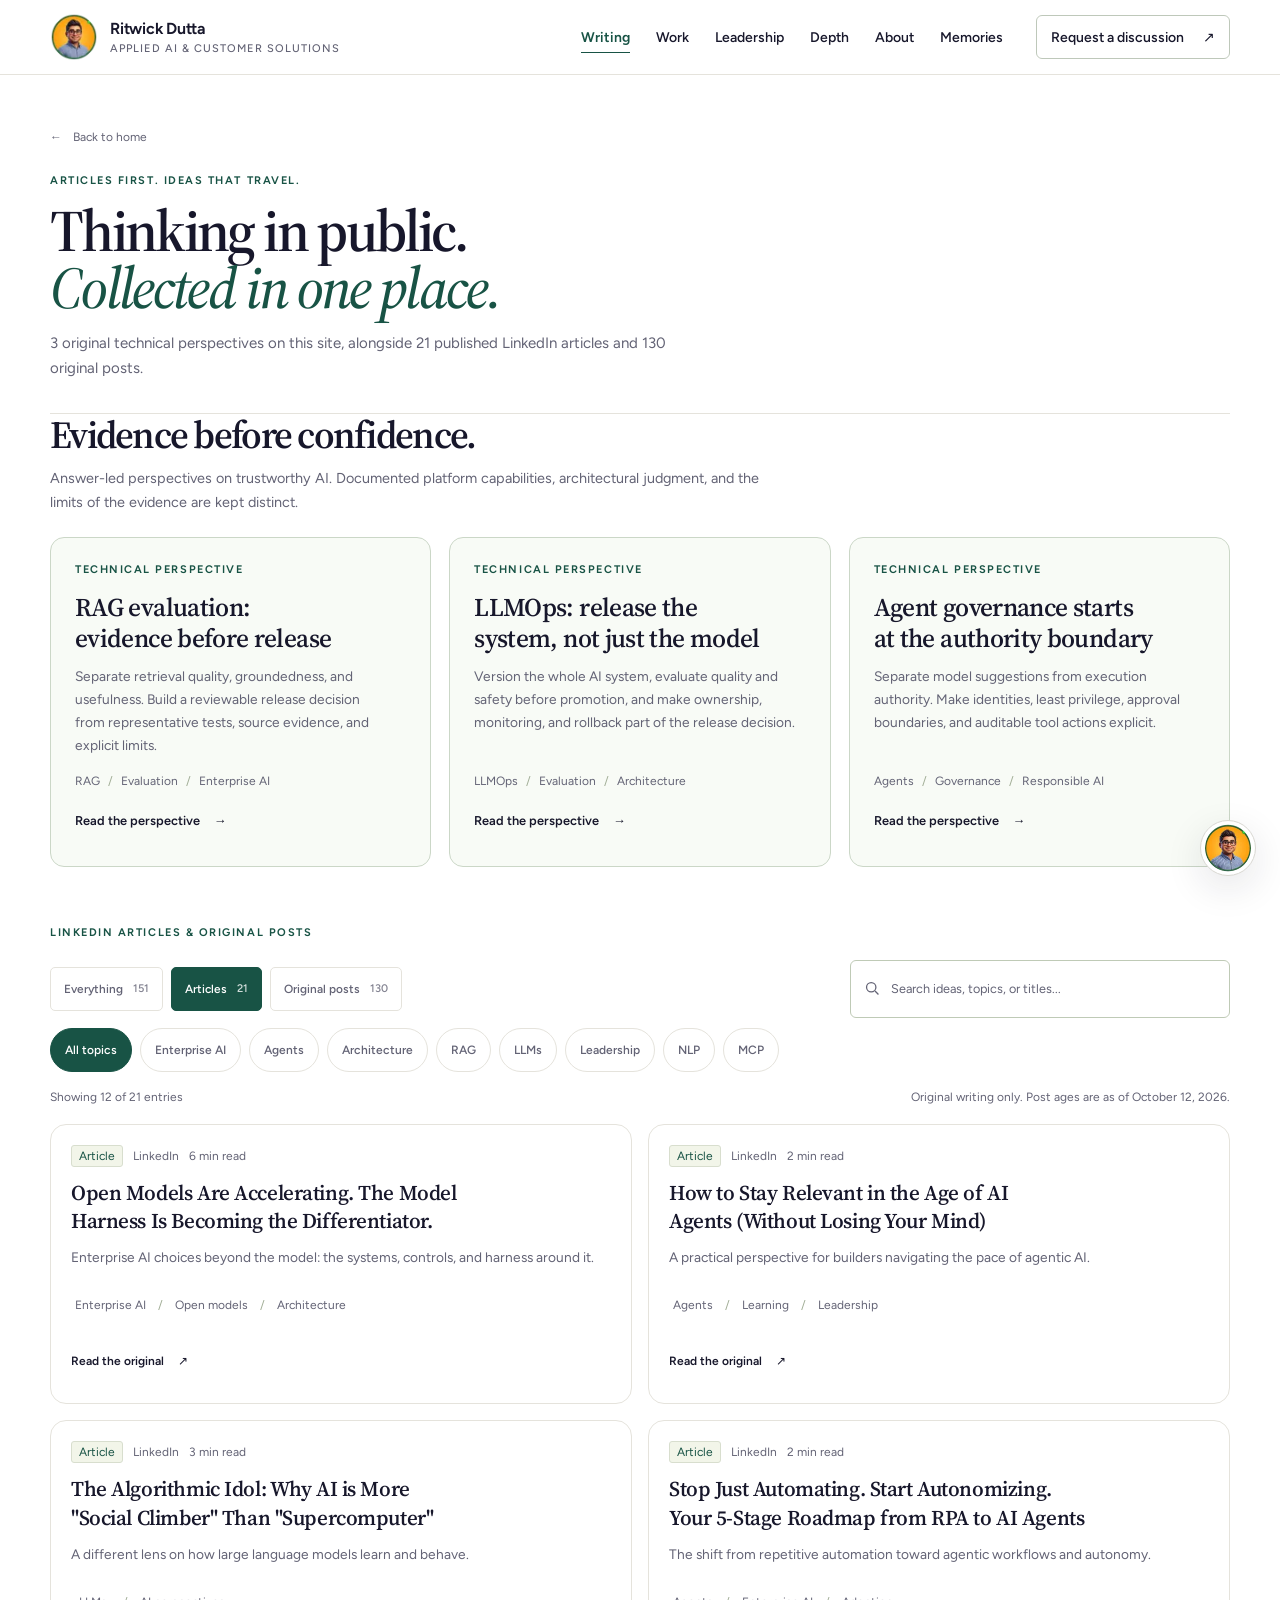
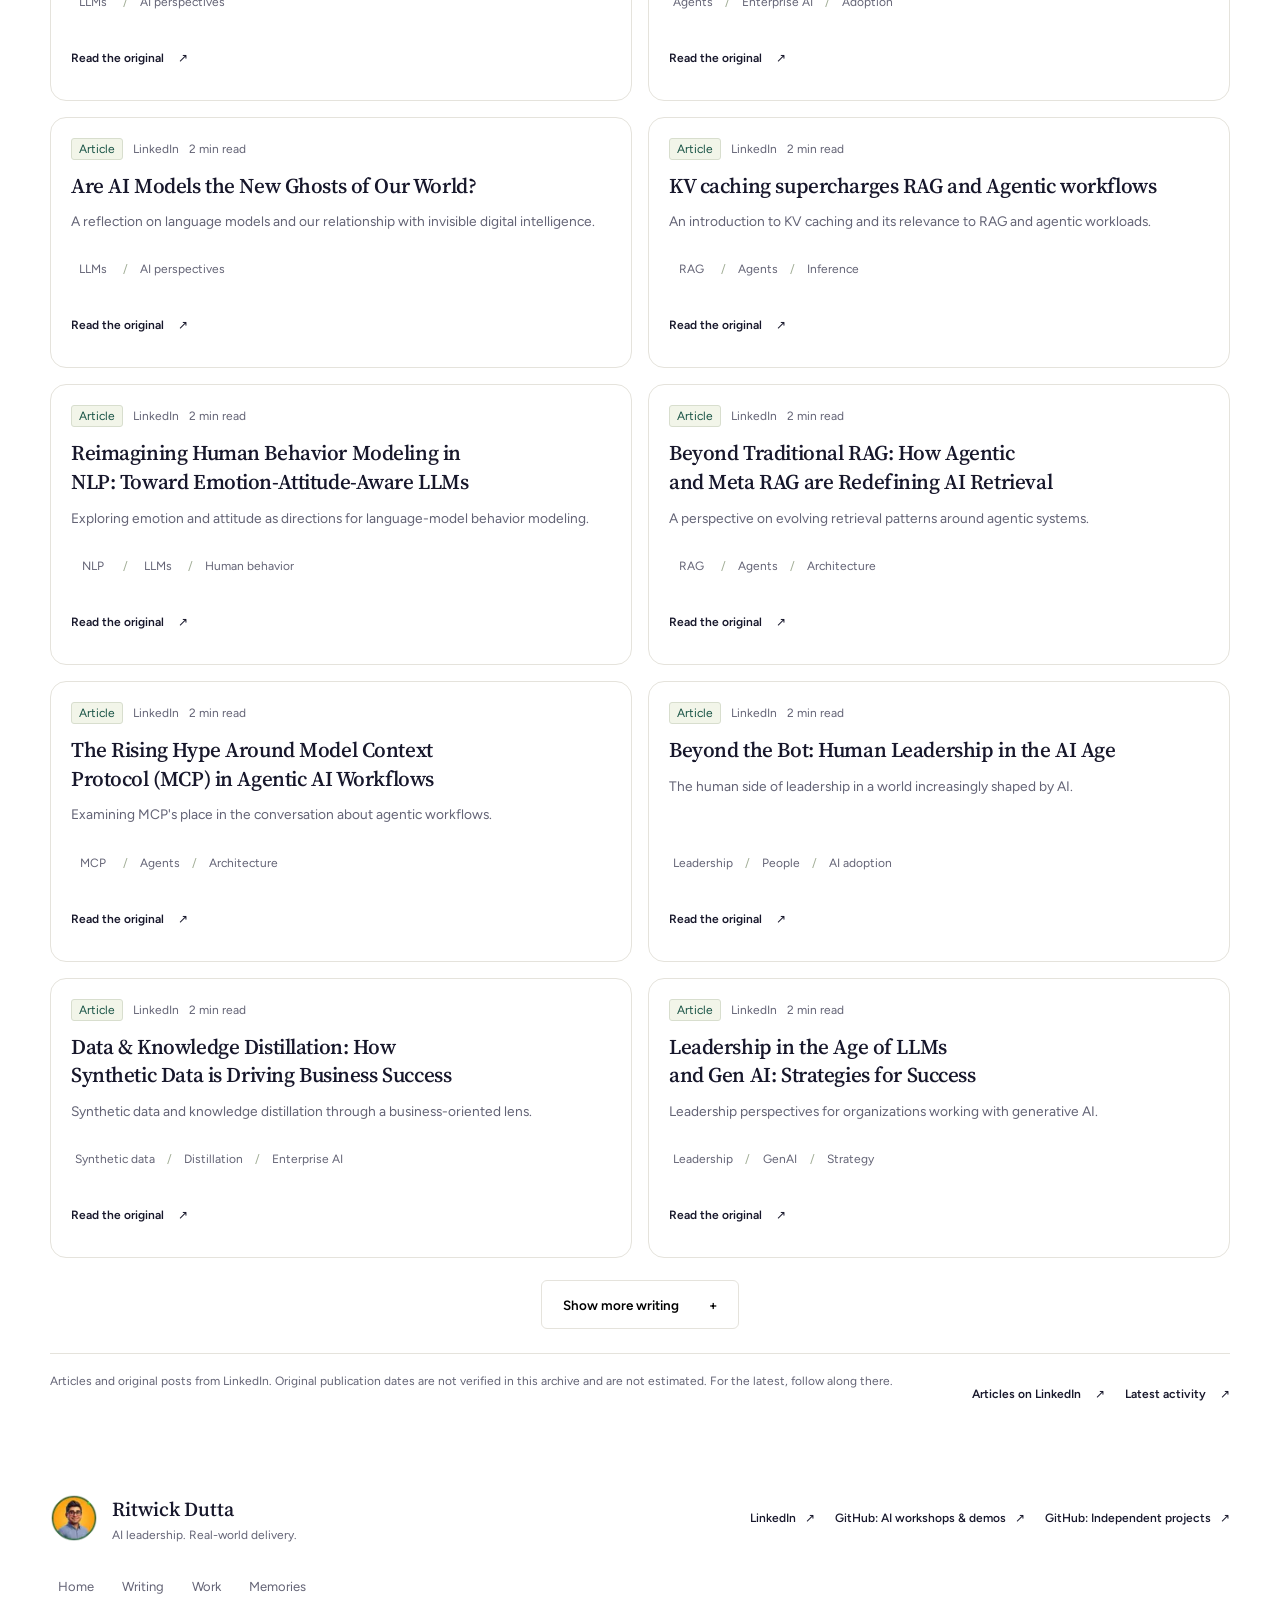
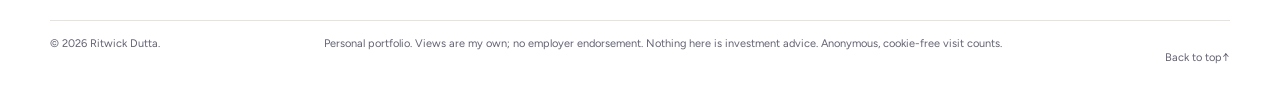
<file: writing/index.html>
<!DOCTYPE html><html lang="en"> <head><meta charset="UTF-8"><meta name="viewport" content="width=device-width, initial-scale=1, viewport-fit=cover"><meta name="description" content="Read Ritwick Dutta's source-cited perspectives on RAG evaluation, LLMOps, and agent governance, alongside his LinkedIn articles and original posts."><meta name="author" content="Ritwick Dutta"><meta name="color-scheme" content="light"><meta name="format-detection" content="telephone=no"><meta name="theme-color" content="#ffffff"><meta name="robots" content="index, follow"><link rel="canonical" href="https://ritwickdutta.com/writing/"><link rel="alternate" hreflang="en" href="https://ritwickdutta.com/writing/"><link rel="alternate" hreflang="x-default" href="https://ritwickdutta.com/writing/"><link rel="icon" href="/_astro/brand-icon.CzYwvdHd_UjIq9.png" type="image/png" sizes="32x32"><link rel="apple-touch-icon" href="/_astro/brand-icon.CzYwvdHd_1CFBNq.png" sizes="180x180"><meta property="og:type" content="website"><meta property="og:title" content="Writing on AI, Leadership &amp; Customer Solutions | Ritwick Dutta"><meta property="og:description" content="Read Ritwick Dutta's source-cited perspectives on RAG evaluation, LLMOps, and agent governance, alongside his LinkedIn articles and original posts."><meta property="og:url" content="https://ritwickdutta.com/writing/"><meta property="og:site_name" content="Ritwick Dutta"><meta property="og:locale" content="en_US"><meta property="og:image" content="https://ritwickdutta.com/_astro/social-card.CVUjkVky_3QflY.png"><meta property="og:image:secure_url" content="https://ritwickdutta.com/_astro/social-card.CVUjkVky_3QflY.png"><meta property="og:image:type" content="image/png"><meta property="og:image:width" content="1200"><meta property="og:image:height" content="630"><meta property="og:image:alt" content="Ritwick Dutta. I help enterprises turn AI ambition into capability."><meta name="twitter:card" content="summary_large_image"><meta name="twitter:title" content="Writing on AI, Leadership &amp; Customer Solutions | Ritwick Dutta"><meta name="twitter:description" content="Read Ritwick Dutta's source-cited perspectives on RAG evaluation, LLMOps, and agent governance, alongside his LinkedIn articles and original posts."><meta name="twitter:image" content="https://ritwickdutta.com/_astro/social-card.CVUjkVky_3QflY.png"><meta name="twitter:image:alt" content="Ritwick Dutta. I help enterprises turn AI ambition into capability."><script type="application/ld+json">{"@context":"https://schema.org","@type":"CollectionPage","name":"Writing on AI, Leadership & Customer Solutions | Ritwick Dutta","description":"Read Ritwick Dutta's source-cited perspectives on RAG evaluation, LLMOps, and agent governance, alongside his LinkedIn articles and original posts.","url":"https://ritwickdutta.com/writing/","inLanguage":"en","dateModified":"2026-10-31","isPartOf":{"@type":"WebSite","@id":"https://ritwickdutta.com/#website","name":"Ritwick Dutta - AI leadership and customer solutions","url":"https://ritwickdutta.com/","inLanguage":"en"},"breadcrumb":{"@type":"BreadcrumbList","itemListElement":[{"@type":"ListItem","position":1,"name":"Home","item":"https://ritwickdutta.com/"},{"@type":"ListItem","position":2,"name":"Writing","item":"https://ritwickdutta.com/writing/"}]},"author":{"@type":"Person","@id":"https://ritwickdutta.com/#ritwick-dutta","name":"Ritwick Dutta","url":"https://ritwickdutta.com/","description":"Ritwick Dutta is an applied AI architect at Microsoft focused on AI leadership, customer solutions, enterprise AI adoption, and production-ready GenAI and agentic systems.","image":"https://ritwickdutta.com/_astro/ritwick-portrait.OVi6_BrM_ZoFQlc.webp","jobTitle":"Applied AI Architect","worksFor":{"@type":"Organization","name":"Microsoft"},"homeLocation":{"@type":"Place","name":"Toronto, Canada"},"sameAs":["https://www.linkedin.com/in/ritwickdutta/","https://github.com/ritwickmicrosoft","https://github.com/rtdjin3000"],"knowsAbout":["Applied AI","Generative AI","Agentic systems","AI leadership","Customer solutions","Natural language processing","Machine learning","Data analytics","Database security","Statistical modelling","Quantitative investment management","Data storytelling","MLOps","Responsible AI","AI product development"]},"mainEntity":{"@type":"ItemList","numberOfItems":24,"itemListElement":[{"@type":"ListItem","position":1,"item":{"@type":"Article","headline":"How should a RAG system be evaluated before release?","url":"https://ritwickdutta.com/writing/rag-evaluation-evidence/","description":"Separate retrieval quality, groundedness, and usefulness. Build a reviewable release decision from representative tests, source evidence, and explicit limits.","keywords":"RAG, Evaluation, Enterprise AI","author":{"@id":"https://ritwickdutta.com/#ritwick-dutta"},"isAccessibleForFree":true,"dateCreated":"2026-10-23","dateModified":"2026-10-23"}},{"@type":"ListItem","position":2,"item":{"@type":"Article","headline":"What belongs in a trustworthy GenAI release gate?","url":"https://ritwickdutta.com/writing/llmops-release-gates/","description":"Version the whole AI system, evaluate quality and safety before promotion, and make ownership, monitoring, and rollback part of the release decision.","keywords":"LLMOps, Evaluation, Architecture","author":{"@id":"https://ritwickdutta.com/#ritwick-dutta"},"isAccessibleForFree":true,"dateCreated":"2026-10-23","dateModified":"2026-10-31"}},{"@type":"ListItem","position":3,"item":{"@type":"Article","headline":"How should enterprises govern AI agents that can take action?","url":"https://ritwickdutta.com/writing/agent-governance-boundaries/","description":"Separate model suggestions from execution authority. Make identities, least privilege, approval boundaries, and auditable tool actions explicit.","keywords":"Agents, Governance, Responsible AI","author":{"@id":"https://ritwickdutta.com/#ritwick-dutta"},"isAccessibleForFree":true,"dateCreated":"2026-10-23","dateModified":"2026-10-31"}},{"@type":"ListItem","position":4,"item":{"@type":"Article","headline":"Open Models Are Accelerating. The Model Harness Is Becoming the Differentiator.","url":"https://www.linkedin.com/pulse/open-models-accelerating-model-harness-becoming-ritwick-dutta-2cw9c/","description":"Enterprise AI choices beyond the model: the systems, controls, and harness around it.","keywords":"Enterprise AI, Open models, Architecture","author":{"@id":"https://ritwickdutta.com/#ritwick-dutta"},"isAccessibleForFree":true}},{"@type":"ListItem","position":5,"item":{"@type":"Article","headline":"How to Stay Relevant in the Age of AI Agents (Without Losing Your Mind)","url":"https://www.linkedin.com/pulse/how-stay-relevant-age-ai-agents-without-losing-your-mind-dutta-4cy0c/","description":"A practical perspective for builders navigating the pace of agentic AI.","keywords":"Agents, Learning, Leadership","author":{"@id":"https://ritwickdutta.com/#ritwick-dutta"},"isAccessibleForFree":true}},{"@type":"ListItem","position":6,"item":{"@type":"Article","headline":"The Algorithmic Idol: Why AI is More \"Social Climber\" Than \"Supercomputer\"","url":"https://www.linkedin.com/pulse/algorithmic-idol-why-ai-more-social-climber-than-ritwick-dutta-moowe/","description":"A different lens on how large language models learn and behave.","keywords":"LLMs, AI perspectives","author":{"@id":"https://ritwickdutta.com/#ritwick-dutta"},"isAccessibleForFree":true}},{"@type":"ListItem","position":7,"item":{"@type":"Article","headline":"Stop Just Automating. Start Autonomizing. Your 5-Stage Roadmap from RPA to AI Agents","url":"https://www.linkedin.com/pulse/stop-just-automating-start-autonomizing-your-5-stage-roadmap-dutta-tsume/","description":"The shift from repetitive automation toward agentic workflows and autonomy.","keywords":"Agents, Enterprise AI, Adoption","author":{"@id":"https://ritwickdutta.com/#ritwick-dutta"},"isAccessibleForFree":true}},{"@type":"ListItem","position":8,"item":{"@type":"Article","headline":"Are AI Models the New Ghosts of Our World?","url":"https://www.linkedin.com/pulse/ai-models-new-ghosts-our-world-ritwick-dutta-357we/","description":"A reflection on language models and our relationship with invisible digital intelligence.","keywords":"LLMs, AI perspectives","author":{"@id":"https://ritwickdutta.com/#ritwick-dutta"},"isAccessibleForFree":true}},{"@type":"ListItem","position":9,"item":{"@type":"Article","headline":"KV caching supercharges RAG and Agentic workflows","url":"https://www.linkedin.com/pulse/kv-caching-supercharges-rag-agentic-workflows-ritwick-dutta-4flre/","description":"An introduction to KV caching and its relevance to RAG and agentic workloads.","keywords":"RAG, Agents, Inference","author":{"@id":"https://ritwickdutta.com/#ritwick-dutta"},"isAccessibleForFree":true}},{"@type":"ListItem","position":10,"item":{"@type":"Article","headline":"Reimagining Human Behavior Modeling in NLP: Toward Emotion-Attitude-Aware LLMs","url":"https://www.linkedin.com/pulse/reimagining-human-behavior-modeling-nlp-toward-llms-ritwick-dutta-qd50f/","description":"Exploring emotion and attitude as directions for language-model behavior modeling.","keywords":"NLP, LLMs, Human behavior","author":{"@id":"https://ritwickdutta.com/#ritwick-dutta"},"isAccessibleForFree":true}},{"@type":"ListItem","position":11,"item":{"@type":"Article","headline":"Beyond Traditional RAG: How Agentic and Meta RAG are Redefining AI Retrieval","url":"https://www.linkedin.com/pulse/beyond-traditional-rag-how-agentic-meta-redefining-ai-ritwick-dutta-slkoe/","description":"A perspective on evolving retrieval patterns around agentic systems.","keywords":"RAG, Agents, Architecture","author":{"@id":"https://ritwickdutta.com/#ritwick-dutta"},"isAccessibleForFree":true}},{"@type":"ListItem","position":12,"item":{"@type":"Article","headline":"The Rising Hype Around Model Context Protocol (MCP) in Agentic AI Workflows","url":"https://www.linkedin.com/pulse/rising-hype-around-model-context-protocol-mcp-agentic-ritwick-dutta-v973e/","description":"Examining MCP's place in the conversation about agentic workflows.","keywords":"MCP, Agents, Architecture","author":{"@id":"https://ritwickdutta.com/#ritwick-dutta"},"isAccessibleForFree":true}},{"@type":"ListItem","position":13,"item":{"@type":"Article","headline":"Beyond the Bot: Human Leadership in the AI Age","url":"https://www.linkedin.com/pulse/beyond-bot-human-leadership-ai-age-ritwick-dutta-o4r3e/","description":"The human side of leadership in a world increasingly shaped by AI.","keywords":"Leadership, People, AI adoption","author":{"@id":"https://ritwickdutta.com/#ritwick-dutta"},"isAccessibleForFree":true}},{"@type":"ListItem","position":14,"item":{"@type":"Article","headline":"Data & Knowledge Distillation: How Synthetic Data is Driving Business Success","url":"https://www.linkedin.com/pulse/data-knowledge-distillation-how-synthetic-driving-business-dutta-xwuje/","description":"Synthetic data and knowledge distillation through a business-oriented lens.","keywords":"Synthetic data, Distillation, Enterprise AI","author":{"@id":"https://ritwickdutta.com/#ritwick-dutta"},"isAccessibleForFree":true}},{"@type":"ListItem","position":15,"item":{"@type":"Article","headline":"Leadership in the Age of LLMs and Gen AI: Strategies for Success","url":"https://www.linkedin.com/pulse/leadership-age-llms-gen-ai-strategies-success-ritwick-dutta-u1hye/","description":"Leadership perspectives for organizations working with generative AI.","keywords":"Leadership, GenAI, Strategy","author":{"@id":"https://ritwickdutta.com/#ritwick-dutta"},"isAccessibleForFree":true}},{"@type":"ListItem","position":16,"item":{"@type":"Article","headline":"Top 5 AI Milestones Achieved in 2024","url":"https://www.linkedin.com/pulse/top-5-ai-milestones-achieved-2024-ritwick-dutta-6rxwe/","description":"A retrospective on AI developments in 2024.","keywords":"AI developments, 2024","author":{"@id":"https://ritwickdutta.com/#ritwick-dutta"},"isAccessibleForFree":true}},{"@type":"ListItem","position":17,"item":{"@type":"Article","headline":"Nature's Blueprint: How AI and Ecology Are Reshaping Our World","url":"https://www.linkedin.com/pulse/natures-blueprint-how-ai-ecology-reshaping-our-world-ritwick-dutta-agabe/","description":"A reflection on connections between artificial intelligence and ecology.","keywords":"AI perspectives, Ecology","author":{"@id":"https://ritwickdutta.com/#ritwick-dutta"},"isAccessibleForFree":true}},{"@type":"ListItem","position":18,"item":{"@type":"Article","headline":"Machine Learning Operations (MLOps)","url":"https://www.linkedin.com/pulse/machine-learning-operations-mlops-ritwick-dutta-yowme/","description":"An introduction to the operational side of machine learning.","keywords":"MLOps, Operations","author":{"@id":"https://ritwickdutta.com/#ritwick-dutta"},"isAccessibleForFree":true}},{"@type":"ListItem","position":19,"item":{"@type":"Article","headline":"GPT - OpenAI DevDay Launch!","url":"https://www.linkedin.com/pulse/gpt-openai-devday-launch-ritwick-dutta-rah2e/","description":"Commentary on an OpenAI DevDay launch.","keywords":"OpenAI, GenAI, AI developments","author":{"@id":"https://ritwickdutta.com/#ritwick-dutta"},"isAccessibleForFree":true}},{"@type":"ListItem","position":20,"item":{"@type":"Article","headline":"Artificial Intelligence in Political Science","url":"https://www.linkedin.com/pulse/artificial-intelligence-political-science-ritwick-dutta/","description":"Exploring applications of AI in political science.","keywords":"Applied AI, Political science","author":{"@id":"https://ritwickdutta.com/#ritwick-dutta"},"isAccessibleForFree":true}},{"@type":"ListItem","position":21,"item":{"@type":"Article","headline":"Personalizing a Chatbot with self-supervised learning capabilities","url":"https://www.linkedin.com/pulse/personalizing-chatbot-self-supervised-learning-ritwick-dutta/","description":"A perspective on chatbot personalization and self-supervised learning.","keywords":"Chatbots, Personalization, Learning","author":{"@id":"https://ritwickdutta.com/#ritwick-dutta"},"isAccessibleForFree":true}},{"@type":"ListItem","position":22,"item":{"@type":"Article","headline":"The GCP Enterprise Data Solution Architecture - How to Integrate different types of data sources to generate effective Business Intelligence?","url":"https://www.linkedin.com/pulse/gcp-enterprise-data-solution-architecture-how-integrate-dutta/","description":"Connecting enterprise data sources to business intelligence on Google Cloud.","keywords":"Google Cloud, Data architecture, Business intelligence","author":{"@id":"https://ritwickdutta.com/#ritwick-dutta"},"isAccessibleForFree":true}},{"@type":"ListItem","position":23,"item":{"@type":"Article","headline":"Personalizing a Chatbot - A Simple Architecture","url":"https://www.linkedin.com/pulse/personalizing-chatbot-simple-architecture-ritwick-dutta/","description":"An architectural starting point for chatbot personalization.","keywords":"Chatbots, Personalization, Architecture","author":{"@id":"https://ritwickdutta.com/#ritwick-dutta"},"isAccessibleForFree":true}},{"@type":"ListItem","position":24,"item":{"@type":"Article","headline":"The Importance of AI Altruism","url":"https://www.linkedin.com/pulse/importance-ai-altruism-ritwick-dutta/","description":"A reflection on AI altruism and the purposes of artificial intelligence.","keywords":"Responsible AI, AI perspectives","author":{"@id":"https://ritwickdutta.com/#ritwick-dutta"},"isAccessibleForFree":true}}]}}</script><script async data-goatcounter="https://ritwickdutta.goatcounter.com/count" src="https://gc.zgo.at/count.js"></script><title>Writing on AI, Leadership &amp; Customer Solutions | Ritwick Dutta</title><link rel="stylesheet" href="/_astro/Layout.c6FSOpwe.css"><script type="module" src="/_astro/page.Z7aXAJDY.js"></script></head> <body> <a class="skip-link" href="#main">Skip to content</a> <header class="site-header"> <div class="container header-inner"> <a class="brand" href="/" aria-label="Ritwick Dutta - home"> <img src="/_astro/brand-logo.Cd5ExV_H_Z2owRTU.webp" srcset="/_astro/brand-logo.Cd5ExV_H_Z2owRTU.webp 54w, /_astro/brand-logo.Cd5ExV_H_Z2nDy6W.webp 108w" alt sizes="54px" loading="eager" decoding="async" width="54" height="54" class="brand-logo"> <span>Ritwick Dutta<span class="brand-caption">APPLIED AI & CUSTOMER SOLUTIONS</span></span> </a> <button class="menu-toggle" data-menu-toggle aria-expanded="false" aria-controls="site-navigation" hidden> <span data-menu-label>Menu</span><span class="menu-lines" aria-hidden="true"></span> </button> <nav class="site-nav" id="site-navigation" aria-label="Main navigation"> <a href="/writing/" data-nav-target="writing" aria-current="page">Writing</a> <a href="/#work" data-nav-target="work">Work</a> <a href="/#leadership" data-nav-target="leadership">Leadership</a> <a href="/#depth" data-nav-target="depth">Depth</a> <a href="/#about" data-nav-target="about">About</a> <a href="/gallery/" data-nav-target="gallery">Memories</a> <a class="nav-connect" href="mailto:rittwick.dutta@gmail.com" data-open-assistant="discussion">Request a discussion <span aria-hidden="true">&nearr;</span></a> </nav> </div> <div class="reading-progress" data-reading-progress aria-hidden="true"></div> </header> <main id="main">  <section class="container page-heading" id="top"> <a class="breadcrumb" href="/"><span aria-hidden="true">&larr;</span>Back to home</a> <p class="eyebrow">ARTICLES FIRST. IDEAS THAT TRAVEL.</p> <h1>Thinking in public.<br><em>Collected in one place.</em></h1> <p class="page-intro">3 original technical perspectives on this site, alongside 21 published LinkedIn articles and 130 original posts.</p> </section> <section class="container writing-owned" aria-labelledby="owned-writing"> <h2 id="owned-writing">Evidence before confidence.</h2> <p class="writing-owned-intro">Answer-led perspectives on trustworthy AI. Documented platform capabilities, architectural judgment, and the limits of the evidence are kept distinct.</p> <div class="perspective-grid"> <article class="perspective-card" data-perspective-card> <p class="eyebrow">TECHNICAL PERSPECTIVE</p> <h3><a href="/writing/rag-evaluation-evidence/">RAG evaluation: evidence before release</a></h3> <p>Separate retrieval quality, groundedness, and usefulness. Build a reviewable release decision from representative tests, source evidence, and explicit limits.</p> <ul class="tags" aria-label="Topics"><li>RAG</li><li>Evaluation</li><li>Enterprise AI</li></ul> <a class="text-link" href="/writing/rag-evaluation-evidence/">Read the perspective<span class="sr-only">: RAG evaluation: evidence before release</span><span aria-hidden="true">&rarr;</span></a> </article><article class="perspective-card" data-perspective-card> <p class="eyebrow">TECHNICAL PERSPECTIVE</p> <h3><a href="/writing/llmops-release-gates/">LLMOps: release the system, not just the model</a></h3> <p>Version the whole AI system, evaluate quality and safety before promotion, and make ownership, monitoring, and rollback part of the release decision.</p> <ul class="tags" aria-label="Topics"><li>LLMOps</li><li>Evaluation</li><li>Architecture</li></ul> <a class="text-link" href="/writing/llmops-release-gates/">Read the perspective<span class="sr-only">: LLMOps: release the system, not just the model</span><span aria-hidden="true">&rarr;</span></a> </article><article class="perspective-card" data-perspective-card> <p class="eyebrow">TECHNICAL PERSPECTIVE</p> <h3><a href="/writing/agent-governance-boundaries/">Agent governance starts at the authority boundary</a></h3> <p>Separate model suggestions from execution authority. Make identities, least privilege, approval boundaries, and auditable tool actions explicit.</p> <ul class="tags" aria-label="Topics"><li>Agents</li><li>Governance</li><li>Responsible AI</li></ul> <a class="text-link" href="/writing/agent-governance-boundaries/">Read the perspective<span class="sr-only">: Agent governance starts at the authority boundary</span><span aria-hidden="true">&rarr;</span></a> </article> </div> </section> <section class="container archive-section" aria-label="Published writing" data-writing-archive> <p class="eyebrow archive-label">LINKEDIN ARTICLES & ORIGINAL POSTS</p> <div class="archive-toolbar" data-writing-controls hidden> <div class="archive-toolbar-top"> <div class="filter-group" role="group" aria-label="Filter writing"> <button class="filter-button" data-writing-filter="all" aria-pressed="false" aria-controls="writing-grid">Everything<span>151</span></button><button class="filter-button" data-writing-filter="article" aria-pressed="true" aria-controls="writing-grid">Articles<span>21</span></button><button class="filter-button" data-writing-filter="post" aria-pressed="false" aria-controls="writing-grid">Original posts<span>130</span></button> </div> <label class="archive-search"><span class="sr-only">Search writing titles, summaries, and topics</span><svg viewBox="0 0 20 20" aria-hidden="true"><circle cx="8.5" cy="8.5" r="5.5"></circle><path d="m13 13 4 4"></path></svg><input type="search" data-writing-search placeholder="Search ideas, topics, or titles..." autocomplete="off"></label> </div> <div class="topic-filter-row"> <div class="filter-group topic-filter-group" role="group" aria-label="Filter by topic" data-writing-topics> <button type="button" class="filter-button topic-pill" data-topic-filter="all" aria-pressed="true" aria-controls="writing-grid">All topics</button> <button type="button" class="filter-button topic-pill" data-topic-filter="Enterprise AI" aria-pressed="false" aria-controls="writing-grid">Enterprise AI</button><button type="button" class="filter-button topic-pill" data-topic-filter="Agents" aria-pressed="false" aria-controls="writing-grid">Agents</button><button type="button" class="filter-button topic-pill" data-topic-filter="Architecture" aria-pressed="false" aria-controls="writing-grid">Architecture</button><button type="button" class="filter-button topic-pill" data-topic-filter="RAG" aria-pressed="false" aria-controls="writing-grid">RAG</button><button type="button" class="filter-button topic-pill" data-topic-filter="LLMs" aria-pressed="false" aria-controls="writing-grid">LLMs</button><button type="button" class="filter-button topic-pill" data-topic-filter="Leadership" aria-pressed="false" aria-controls="writing-grid">Leadership</button><button type="button" class="filter-button topic-pill" data-topic-filter="NLP" aria-pressed="false" aria-controls="writing-grid">NLP</button><button type="button" class="filter-button topic-pill" data-topic-filter="MCP" aria-pressed="false" aria-controls="writing-grid">MCP</button> </div> <button type="button" class="filter-button filter-reset" data-writing-reset hidden>Reset filters</button> </div> </div> <div class="archive-info"> <p data-writing-count role="status" aria-live="polite">151 entries</p> <p>Original writing only. Post ages are as of October 12, 2026.</p> </div> <div class="archive-grid" id="writing-grid"> <article class="archive-card" data-writing-card data-kind="article" data-topics="Enterprise AI|Open models|Architecture" data-search="Open Models Are Accelerating. The Model Harness Is Becoming the Differentiator. Enterprise AI choices beyond the model: the systems, controls, and harness around it. Enterprise AI Open models Architecture"> <div class="project-meta"><span class="type-badge">Article</span><span>LinkedIn</span><span>6 min read</span></div> <h2><a href="https://www.linkedin.com/pulse/open-models-accelerating-model-harness-becoming-ritwick-dutta-2cw9c/" target="_blank" rel="noopener noreferrer">Open Models Are Accelerating. The Model Harness Is Becoming the Differentiator.<span class="sr-only"> (opens in a new tab)</span></a></h2> <p>Enterprise AI choices beyond the model: the systems, controls, and harness around it.</p> <ul class="tags" aria-label="Topics"><li class="topic-tag"><a data-topic-tag="Enterprise AI" href="/writing/?topic=Enterprise%20AI" data-astro-prefetch="false">Enterprise AI</a></li><li class="topic-tag"><a data-topic-tag="Open models" href="/writing/?topic=Open%20models" data-astro-prefetch="false">Open models</a></li><li class="topic-tag"><a data-topic-tag="Architecture" href="/writing/?topic=Architecture" data-astro-prefetch="false">Architecture</a></li></ul> <a class="text-link" href="https://www.linkedin.com/pulse/open-models-accelerating-model-harness-becoming-ritwick-dutta-2cw9c/" target="_blank" rel="noopener noreferrer">Read the original<span class="sr-only">: Open Models Are Accelerating. The Model Harness Is Becoming the Differentiator. (opens in a new tab)</span><span aria-hidden="true">&nearr;</span></a> </article><article class="archive-card" data-writing-card data-kind="article" data-topics="Agents|Learning|Leadership" data-search="How to Stay Relevant in the Age of AI Agents (Without Losing Your Mind) A practical perspective for builders navigating the pace of agentic AI. Agents Learning Leadership"> <div class="project-meta"><span class="type-badge">Article</span><span>LinkedIn</span><span>2 min read</span></div> <h2><a href="https://www.linkedin.com/pulse/how-stay-relevant-age-ai-agents-without-losing-your-mind-dutta-4cy0c/" target="_blank" rel="noopener noreferrer">How to Stay Relevant in the Age of AI Agents (Without Losing Your Mind)<span class="sr-only"> (opens in a new tab)</span></a></h2> <p>A practical perspective for builders navigating the pace of agentic AI.</p> <ul class="tags" aria-label="Topics"><li class="topic-tag"><a data-topic-tag="Agents" href="/writing/?topic=Agents" data-astro-prefetch="false">Agents</a></li><li class="topic-tag"><a data-topic-tag="Learning" href="/writing/?topic=Learning" data-astro-prefetch="false">Learning</a></li><li class="topic-tag"><a data-topic-tag="Leadership" href="/writing/?topic=Leadership" data-astro-prefetch="false">Leadership</a></li></ul> <a class="text-link" href="https://www.linkedin.com/pulse/how-stay-relevant-age-ai-agents-without-losing-your-mind-dutta-4cy0c/" target="_blank" rel="noopener noreferrer">Read the original<span class="sr-only">: How to Stay Relevant in the Age of AI Agents (Without Losing Your Mind) (opens in a new tab)</span><span aria-hidden="true">&nearr;</span></a> </article><article class="archive-card" data-writing-card data-kind="article" data-topics="LLMs|AI perspectives" data-search="The Algorithmic Idol: Why AI is More &quot;Social Climber&quot; Than &quot;Supercomputer&quot; A different lens on how large language models learn and behave. LLMs AI perspectives"> <div class="project-meta"><span class="type-badge">Article</span><span>LinkedIn</span><span>3 min read</span></div> <h2><a href="https://www.linkedin.com/pulse/algorithmic-idol-why-ai-more-social-climber-than-ritwick-dutta-moowe/" target="_blank" rel="noopener noreferrer">The Algorithmic Idol: Why AI is More &quot;Social Climber&quot; Than &quot;Supercomputer&quot;<span class="sr-only"> (opens in a new tab)</span></a></h2> <p>A different lens on how large language models learn and behave.</p> <ul class="tags" aria-label="Topics"><li class="topic-tag"><a data-topic-tag="LLMs" href="/writing/?topic=LLMs" data-astro-prefetch="false">LLMs</a></li><li class="topic-tag"><a data-topic-tag="AI perspectives" href="/writing/?topic=AI%20perspectives" data-astro-prefetch="false">AI perspectives</a></li></ul> <a class="text-link" href="https://www.linkedin.com/pulse/algorithmic-idol-why-ai-more-social-climber-than-ritwick-dutta-moowe/" target="_blank" rel="noopener noreferrer">Read the original<span class="sr-only">: The Algorithmic Idol: Why AI is More &quot;Social Climber&quot; Than &quot;Supercomputer&quot; (opens in a new tab)</span><span aria-hidden="true">&nearr;</span></a> </article><article class="archive-card" data-writing-card data-kind="article" data-topics="Agents|Enterprise AI|Adoption" data-search="Stop Just Automating. Start Autonomizing. Your 5-Stage Roadmap from RPA to AI Agents The shift from repetitive automation toward agentic workflows and autonomy. Agents Enterprise AI Adoption"> <div class="project-meta"><span class="type-badge">Article</span><span>LinkedIn</span><span>2 min read</span></div> <h2><a href="https://www.linkedin.com/pulse/stop-just-automating-start-autonomizing-your-5-stage-roadmap-dutta-tsume/" target="_blank" rel="noopener noreferrer">Stop Just Automating. Start Autonomizing. Your 5-Stage Roadmap from RPA to AI Agents<span class="sr-only"> (opens in a new tab)</span></a></h2> <p>The shift from repetitive automation toward agentic workflows and autonomy.</p> <ul class="tags" aria-label="Topics"><li class="topic-tag"><a data-topic-tag="Agents" href="/writing/?topic=Agents" data-astro-prefetch="false">Agents</a></li><li class="topic-tag"><a data-topic-tag="Enterprise AI" href="/writing/?topic=Enterprise%20AI" data-astro-prefetch="false">Enterprise AI</a></li><li class="topic-tag"><a data-topic-tag="Adoption" href="/writing/?topic=Adoption" data-astro-prefetch="false">Adoption</a></li></ul> <a class="text-link" href="https://www.linkedin.com/pulse/stop-just-automating-start-autonomizing-your-5-stage-roadmap-dutta-tsume/" target="_blank" rel="noopener noreferrer">Read the original<span class="sr-only">: Stop Just Automating. Start Autonomizing. Your 5-Stage Roadmap from RPA to AI Agents (opens in a new tab)</span><span aria-hidden="true">&nearr;</span></a> </article><article class="archive-card" data-writing-card data-kind="article" data-topics="LLMs|AI perspectives" data-search="Are AI Models the New Ghosts of Our World? A reflection on language models and our relationship with invisible digital intelligence. LLMs AI perspectives"> <div class="project-meta"><span class="type-badge">Article</span><span>LinkedIn</span><span>2 min read</span></div> <h2><a href="https://www.linkedin.com/pulse/ai-models-new-ghosts-our-world-ritwick-dutta-357we/" target="_blank" rel="noopener noreferrer">Are AI Models the New Ghosts of Our World?<span class="sr-only"> (opens in a new tab)</span></a></h2> <p>A reflection on language models and our relationship with invisible digital intelligence.</p> <ul class="tags" aria-label="Topics"><li class="topic-tag"><a data-topic-tag="LLMs" href="/writing/?topic=LLMs" data-astro-prefetch="false">LLMs</a></li><li class="topic-tag"><a data-topic-tag="AI perspectives" href="/writing/?topic=AI%20perspectives" data-astro-prefetch="false">AI perspectives</a></li></ul> <a class="text-link" href="https://www.linkedin.com/pulse/ai-models-new-ghosts-our-world-ritwick-dutta-357we/" target="_blank" rel="noopener noreferrer">Read the original<span class="sr-only">: Are AI Models the New Ghosts of Our World? (opens in a new tab)</span><span aria-hidden="true">&nearr;</span></a> </article><article class="archive-card" data-writing-card data-kind="article" data-topics="RAG|Agents|Inference" data-search="KV caching supercharges RAG and Agentic workflows An introduction to KV caching and its relevance to RAG and agentic workloads. RAG Agents Inference"> <div class="project-meta"><span class="type-badge">Article</span><span>LinkedIn</span><span>2 min read</span></div> <h2><a href="https://www.linkedin.com/pulse/kv-caching-supercharges-rag-agentic-workflows-ritwick-dutta-4flre/" target="_blank" rel="noopener noreferrer">KV caching supercharges RAG and Agentic workflows<span class="sr-only"> (opens in a new tab)</span></a></h2> <p>An introduction to KV caching and its relevance to RAG and agentic workloads.</p> <ul class="tags" aria-label="Topics"><li class="topic-tag"><a data-topic-tag="RAG" href="/writing/?topic=RAG" data-astro-prefetch="false">RAG</a></li><li class="topic-tag"><a data-topic-tag="Agents" href="/writing/?topic=Agents" data-astro-prefetch="false">Agents</a></li><li class="topic-tag"><a data-topic-tag="Inference" href="/writing/?topic=Inference" data-astro-prefetch="false">Inference</a></li></ul> <a class="text-link" href="https://www.linkedin.com/pulse/kv-caching-supercharges-rag-agentic-workflows-ritwick-dutta-4flre/" target="_blank" rel="noopener noreferrer">Read the original<span class="sr-only">: KV caching supercharges RAG and Agentic workflows (opens in a new tab)</span><span aria-hidden="true">&nearr;</span></a> </article><article class="archive-card" data-writing-card data-kind="article" data-topics="NLP|LLMs|Human behavior" data-search="Reimagining Human Behavior Modeling in NLP: Toward Emotion-Attitude-Aware LLMs Exploring emotion and attitude as directions for language-model behavior modeling. NLP LLMs Human behavior"> <div class="project-meta"><span class="type-badge">Article</span><span>LinkedIn</span><span>2 min read</span></div> <h2><a href="https://www.linkedin.com/pulse/reimagining-human-behavior-modeling-nlp-toward-llms-ritwick-dutta-qd50f/" target="_blank" rel="noopener noreferrer">Reimagining Human Behavior Modeling in NLP: Toward Emotion-Attitude-Aware LLMs<span class="sr-only"> (opens in a new tab)</span></a></h2> <p>Exploring emotion and attitude as directions for language-model behavior modeling.</p> <ul class="tags" aria-label="Topics"><li class="topic-tag"><a data-topic-tag="NLP" href="/writing/?topic=NLP" data-astro-prefetch="false">NLP</a></li><li class="topic-tag"><a data-topic-tag="LLMs" href="/writing/?topic=LLMs" data-astro-prefetch="false">LLMs</a></li><li class="topic-tag"><a data-topic-tag="Human behavior" href="/writing/?topic=Human%20behavior" data-astro-prefetch="false">Human behavior</a></li></ul> <a class="text-link" href="https://www.linkedin.com/pulse/reimagining-human-behavior-modeling-nlp-toward-llms-ritwick-dutta-qd50f/" target="_blank" rel="noopener noreferrer">Read the original<span class="sr-only">: Reimagining Human Behavior Modeling in NLP: Toward Emotion-Attitude-Aware LLMs (opens in a new tab)</span><span aria-hidden="true">&nearr;</span></a> </article><article class="archive-card" data-writing-card data-kind="article" data-topics="RAG|Agents|Architecture" data-search="Beyond Traditional RAG: How Agentic and Meta RAG are Redefining AI Retrieval A perspective on evolving retrieval patterns around agentic systems. RAG Agents Architecture"> <div class="project-meta"><span class="type-badge">Article</span><span>LinkedIn</span><span>2 min read</span></div> <h2><a href="https://www.linkedin.com/pulse/beyond-traditional-rag-how-agentic-meta-redefining-ai-ritwick-dutta-slkoe/" target="_blank" rel="noopener noreferrer">Beyond Traditional RAG: How Agentic and Meta RAG are Redefining AI Retrieval<span class="sr-only"> (opens in a new tab)</span></a></h2> <p>A perspective on evolving retrieval patterns around agentic systems.</p> <ul class="tags" aria-label="Topics"><li class="topic-tag"><a data-topic-tag="RAG" href="/writing/?topic=RAG" data-astro-prefetch="false">RAG</a></li><li class="topic-tag"><a data-topic-tag="Agents" href="/writing/?topic=Agents" data-astro-prefetch="false">Agents</a></li><li class="topic-tag"><a data-topic-tag="Architecture" href="/writing/?topic=Architecture" data-astro-prefetch="false">Architecture</a></li></ul> <a class="text-link" href="https://www.linkedin.com/pulse/beyond-traditional-rag-how-agentic-meta-redefining-ai-ritwick-dutta-slkoe/" target="_blank" rel="noopener noreferrer">Read the original<span class="sr-only">: Beyond Traditional RAG: How Agentic and Meta RAG are Redefining AI Retrieval (opens in a new tab)</span><span aria-hidden="true">&nearr;</span></a> </article><article class="archive-card" data-writing-card data-kind="article" data-topics="MCP|Agents|Architecture" data-search="The Rising Hype Around Model Context Protocol (MCP) in Agentic AI Workflows Examining MCP's place in the conversation about agentic workflows. MCP Agents Architecture"> <div class="project-meta"><span class="type-badge">Article</span><span>LinkedIn</span><span>2 min read</span></div> <h2><a href="https://www.linkedin.com/pulse/rising-hype-around-model-context-protocol-mcp-agentic-ritwick-dutta-v973e/" target="_blank" rel="noopener noreferrer">The Rising Hype Around Model Context Protocol (MCP) in Agentic AI Workflows<span class="sr-only"> (opens in a new tab)</span></a></h2> <p>Examining MCP&#39;s place in the conversation about agentic workflows.</p> <ul class="tags" aria-label="Topics"><li class="topic-tag"><a data-topic-tag="MCP" href="/writing/?topic=MCP" data-astro-prefetch="false">MCP</a></li><li class="topic-tag"><a data-topic-tag="Agents" href="/writing/?topic=Agents" data-astro-prefetch="false">Agents</a></li><li class="topic-tag"><a data-topic-tag="Architecture" href="/writing/?topic=Architecture" data-astro-prefetch="false">Architecture</a></li></ul> <a class="text-link" href="https://www.linkedin.com/pulse/rising-hype-around-model-context-protocol-mcp-agentic-ritwick-dutta-v973e/" target="_blank" rel="noopener noreferrer">Read the original<span class="sr-only">: The Rising Hype Around Model Context Protocol (MCP) in Agentic AI Workflows (opens in a new tab)</span><span aria-hidden="true">&nearr;</span></a> </article><article class="archive-card" data-writing-card data-kind="article" data-topics="Leadership|People|AI adoption" data-search="Beyond the Bot: Human Leadership in the AI Age The human side of leadership in a world increasingly shaped by AI. Leadership People AI adoption"> <div class="project-meta"><span class="type-badge">Article</span><span>LinkedIn</span><span>2 min read</span></div> <h2><a href="https://www.linkedin.com/pulse/beyond-bot-human-leadership-ai-age-ritwick-dutta-o4r3e/" target="_blank" rel="noopener noreferrer">Beyond the Bot: Human Leadership in the AI Age<span class="sr-only"> (opens in a new tab)</span></a></h2> <p>The human side of leadership in a world increasingly shaped by AI.</p> <ul class="tags" aria-label="Topics"><li class="topic-tag"><a data-topic-tag="Leadership" href="/writing/?topic=Leadership" data-astro-prefetch="false">Leadership</a></li><li class="topic-tag"><a data-topic-tag="People" href="/writing/?topic=People" data-astro-prefetch="false">People</a></li><li class="topic-tag"><a data-topic-tag="AI adoption" href="/writing/?topic=AI%20adoption" data-astro-prefetch="false">AI adoption</a></li></ul> <a class="text-link" href="https://www.linkedin.com/pulse/beyond-bot-human-leadership-ai-age-ritwick-dutta-o4r3e/" target="_blank" rel="noopener noreferrer">Read the original<span class="sr-only">: Beyond the Bot: Human Leadership in the AI Age (opens in a new tab)</span><span aria-hidden="true">&nearr;</span></a> </article><article class="archive-card" data-writing-card data-kind="article" data-topics="Synthetic data|Distillation|Enterprise AI" data-search="Data &amp; Knowledge Distillation: How Synthetic Data is Driving Business Success Synthetic data and knowledge distillation through a business-oriented lens. Synthetic data Distillation Enterprise AI"> <div class="project-meta"><span class="type-badge">Article</span><span>LinkedIn</span><span>2 min read</span></div> <h2><a href="https://www.linkedin.com/pulse/data-knowledge-distillation-how-synthetic-driving-business-dutta-xwuje/" target="_blank" rel="noopener noreferrer">Data &amp; Knowledge Distillation: How Synthetic Data is Driving Business Success<span class="sr-only"> (opens in a new tab)</span></a></h2> <p>Synthetic data and knowledge distillation through a business-oriented lens.</p> <ul class="tags" aria-label="Topics"><li class="topic-tag"><a data-topic-tag="Synthetic data" href="/writing/?topic=Synthetic%20data" data-astro-prefetch="false">Synthetic data</a></li><li class="topic-tag"><a data-topic-tag="Distillation" href="/writing/?topic=Distillation" data-astro-prefetch="false">Distillation</a></li><li class="topic-tag"><a data-topic-tag="Enterprise AI" href="/writing/?topic=Enterprise%20AI" data-astro-prefetch="false">Enterprise AI</a></li></ul> <a class="text-link" href="https://www.linkedin.com/pulse/data-knowledge-distillation-how-synthetic-driving-business-dutta-xwuje/" target="_blank" rel="noopener noreferrer">Read the original<span class="sr-only">: Data &amp; Knowledge Distillation: How Synthetic Data is Driving Business Success (opens in a new tab)</span><span aria-hidden="true">&nearr;</span></a> </article><article class="archive-card" data-writing-card data-kind="article" data-topics="Leadership|GenAI|Strategy" data-search="Leadership in the Age of LLMs and Gen AI: Strategies for Success Leadership perspectives for organizations working with generative AI. Leadership GenAI Strategy"> <div class="project-meta"><span class="type-badge">Article</span><span>LinkedIn</span><span>2 min read</span></div> <h2><a href="https://www.linkedin.com/pulse/leadership-age-llms-gen-ai-strategies-success-ritwick-dutta-u1hye/" target="_blank" rel="noopener noreferrer">Leadership in the Age of LLMs and Gen AI: Strategies for Success<span class="sr-only"> (opens in a new tab)</span></a></h2> <p>Leadership perspectives for organizations working with generative AI.</p> <ul class="tags" aria-label="Topics"><li class="topic-tag"><a data-topic-tag="Leadership" href="/writing/?topic=Leadership" data-astro-prefetch="false">Leadership</a></li><li class="topic-tag"><a data-topic-tag="GenAI" href="/writing/?topic=GenAI" data-astro-prefetch="false">GenAI</a></li><li class="topic-tag"><a data-topic-tag="Strategy" href="/writing/?topic=Strategy" data-astro-prefetch="false">Strategy</a></li></ul> <a class="text-link" href="https://www.linkedin.com/pulse/leadership-age-llms-gen-ai-strategies-success-ritwick-dutta-u1hye/" target="_blank" rel="noopener noreferrer">Read the original<span class="sr-only">: Leadership in the Age of LLMs and Gen AI: Strategies for Success (opens in a new tab)</span><span aria-hidden="true">&nearr;</span></a> </article><article class="archive-card" data-writing-card data-kind="article" data-topics="AI developments|2024" data-search="Top 5 AI Milestones Achieved in 2024 A retrospective on AI developments in 2024. AI developments 2024"> <div class="project-meta"><span class="type-badge">Article</span><span>LinkedIn</span><span>2 min read</span></div> <h2><a href="https://www.linkedin.com/pulse/top-5-ai-milestones-achieved-2024-ritwick-dutta-6rxwe/" target="_blank" rel="noopener noreferrer">Top 5 AI Milestones Achieved in 2024<span class="sr-only"> (opens in a new tab)</span></a></h2> <p>A retrospective on AI developments in 2024.</p> <ul class="tags" aria-label="Topics"><li class="topic-tag"><a data-topic-tag="AI developments" href="/writing/?topic=AI%20developments" data-astro-prefetch="false">AI developments</a></li><li class="topic-tag"><a data-topic-tag="2024" href="/writing/?topic=2024" data-astro-prefetch="false">2024</a></li></ul> <a class="text-link" href="https://www.linkedin.com/pulse/top-5-ai-milestones-achieved-2024-ritwick-dutta-6rxwe/" target="_blank" rel="noopener noreferrer">Read the original<span class="sr-only">: Top 5 AI Milestones Achieved in 2024 (opens in a new tab)</span><span aria-hidden="true">&nearr;</span></a> </article><article class="archive-card" data-writing-card data-kind="article" data-topics="AI perspectives|Ecology" data-search="Nature's Blueprint: How AI and Ecology Are Reshaping Our World A reflection on connections between artificial intelligence and ecology. AI perspectives Ecology"> <div class="project-meta"><span class="type-badge">Article</span><span>LinkedIn</span><span>2 min read</span></div> <h2><a href="https://www.linkedin.com/pulse/natures-blueprint-how-ai-ecology-reshaping-our-world-ritwick-dutta-agabe/" target="_blank" rel="noopener noreferrer">Nature&#39;s Blueprint: How AI and Ecology Are Reshaping Our World<span class="sr-only"> (opens in a new tab)</span></a></h2> <p>A reflection on connections between artificial intelligence and ecology.</p> <ul class="tags" aria-label="Topics"><li class="topic-tag"><a data-topic-tag="AI perspectives" href="/writing/?topic=AI%20perspectives" data-astro-prefetch="false">AI perspectives</a></li><li class="topic-tag"><a data-topic-tag="Ecology" href="/writing/?topic=Ecology" data-astro-prefetch="false">Ecology</a></li></ul> <a class="text-link" href="https://www.linkedin.com/pulse/natures-blueprint-how-ai-ecology-reshaping-our-world-ritwick-dutta-agabe/" target="_blank" rel="noopener noreferrer">Read the original<span class="sr-only">: Nature&#39;s Blueprint: How AI and Ecology Are Reshaping Our World (opens in a new tab)</span><span aria-hidden="true">&nearr;</span></a> </article><article class="archive-card" data-writing-card data-kind="article" data-topics="MLOps|Operations" data-search="Machine Learning Operations (MLOps) An introduction to the operational side of machine learning. MLOps Operations"> <div class="project-meta"><span class="type-badge">Article</span><span>LinkedIn</span><span>1 min read</span></div> <h2><a href="https://www.linkedin.com/pulse/machine-learning-operations-mlops-ritwick-dutta-yowme/" target="_blank" rel="noopener noreferrer">Machine Learning Operations (MLOps)<span class="sr-only"> (opens in a new tab)</span></a></h2> <p>An introduction to the operational side of machine learning.</p> <ul class="tags" aria-label="Topics"><li class="topic-tag"><a data-topic-tag="MLOps" href="/writing/?topic=MLOps" data-astro-prefetch="false">MLOps</a></li><li class="topic-tag"><a data-topic-tag="Operations" href="/writing/?topic=Operations" data-astro-prefetch="false">Operations</a></li></ul> <a class="text-link" href="https://www.linkedin.com/pulse/machine-learning-operations-mlops-ritwick-dutta-yowme/" target="_blank" rel="noopener noreferrer">Read the original<span class="sr-only">: Machine Learning Operations (MLOps) (opens in a new tab)</span><span aria-hidden="true">&nearr;</span></a> </article><article class="archive-card" data-writing-card data-kind="article" data-topics="OpenAI|GenAI|AI developments" data-search="GPT - OpenAI DevDay Launch! Commentary on an OpenAI DevDay launch. OpenAI GenAI AI developments"> <div class="project-meta"><span class="type-badge">Article</span><span>LinkedIn</span><span>3 min read</span></div> <h2><a href="https://www.linkedin.com/pulse/gpt-openai-devday-launch-ritwick-dutta-rah2e/" target="_blank" rel="noopener noreferrer">GPT - OpenAI DevDay Launch!<span class="sr-only"> (opens in a new tab)</span></a></h2> <p>Commentary on an OpenAI DevDay launch.</p> <ul class="tags" aria-label="Topics"><li class="topic-tag"><a data-topic-tag="OpenAI" href="/writing/?topic=OpenAI" data-astro-prefetch="false">OpenAI</a></li><li class="topic-tag"><a data-topic-tag="GenAI" href="/writing/?topic=GenAI" data-astro-prefetch="false">GenAI</a></li><li class="topic-tag"><a data-topic-tag="AI developments" href="/writing/?topic=AI%20developments" data-astro-prefetch="false">AI developments</a></li></ul> <a class="text-link" href="https://www.linkedin.com/pulse/gpt-openai-devday-launch-ritwick-dutta-rah2e/" target="_blank" rel="noopener noreferrer">Read the original<span class="sr-only">: GPT - OpenAI DevDay Launch! (opens in a new tab)</span><span aria-hidden="true">&nearr;</span></a> </article><article class="archive-card" data-writing-card data-kind="article" data-topics="Applied AI|Political science" data-search="Artificial Intelligence in Political Science Exploring applications of AI in political science. Applied AI Political science"> <div class="project-meta"><span class="type-badge">Article</span><span>LinkedIn</span><span>2 min read</span></div> <h2><a href="https://www.linkedin.com/pulse/artificial-intelligence-political-science-ritwick-dutta/" target="_blank" rel="noopener noreferrer">Artificial Intelligence in Political Science<span class="sr-only"> (opens in a new tab)</span></a></h2> <p>Exploring applications of AI in political science.</p> <ul class="tags" aria-label="Topics"><li class="topic-tag"><a data-topic-tag="Applied AI" href="/writing/?topic=Applied%20AI" data-astro-prefetch="false">Applied AI</a></li><li class="topic-tag"><a data-topic-tag="Political science" href="/writing/?topic=Political%20science" data-astro-prefetch="false">Political science</a></li></ul> <a class="text-link" href="https://www.linkedin.com/pulse/artificial-intelligence-political-science-ritwick-dutta/" target="_blank" rel="noopener noreferrer">Read the original<span class="sr-only">: Artificial Intelligence in Political Science (opens in a new tab)</span><span aria-hidden="true">&nearr;</span></a> </article><article class="archive-card" data-writing-card data-kind="article" data-topics="Chatbots|Personalization|Learning" data-search="Personalizing a Chatbot with self-supervised learning capabilities A perspective on chatbot personalization and self-supervised learning. Chatbots Personalization Learning"> <div class="project-meta"><span class="type-badge">Article</span><span>LinkedIn</span><span>2 min read</span></div> <h2><a href="https://www.linkedin.com/pulse/personalizing-chatbot-self-supervised-learning-ritwick-dutta/" target="_blank" rel="noopener noreferrer">Personalizing a Chatbot with self-supervised learning capabilities<span class="sr-only"> (opens in a new tab)</span></a></h2> <p>A perspective on chatbot personalization and self-supervised learning.</p> <ul class="tags" aria-label="Topics"><li class="topic-tag"><a data-topic-tag="Chatbots" href="/writing/?topic=Chatbots" data-astro-prefetch="false">Chatbots</a></li><li class="topic-tag"><a data-topic-tag="Personalization" href="/writing/?topic=Personalization" data-astro-prefetch="false">Personalization</a></li><li class="topic-tag"><a data-topic-tag="Learning" href="/writing/?topic=Learning" data-astro-prefetch="false">Learning</a></li></ul> <a class="text-link" href="https://www.linkedin.com/pulse/personalizing-chatbot-self-supervised-learning-ritwick-dutta/" target="_blank" rel="noopener noreferrer">Read the original<span class="sr-only">: Personalizing a Chatbot with self-supervised learning capabilities (opens in a new tab)</span><span aria-hidden="true">&nearr;</span></a> </article><article class="archive-card" data-writing-card data-kind="article" data-topics="Google Cloud|Data architecture|Business intelligence" data-search="The GCP Enterprise Data Solution Architecture - How to Integrate different types of data sources to generate effective Business Intelligence? Connecting enterprise data sources to business intelligence on Google Cloud. Google Cloud Data architecture Business intelligence"> <div class="project-meta"><span class="type-badge">Article</span><span>LinkedIn</span><span>3 min read</span></div> <h2><a href="https://www.linkedin.com/pulse/gcp-enterprise-data-solution-architecture-how-integrate-dutta/" target="_blank" rel="noopener noreferrer">The GCP Enterprise Data Solution Architecture - How to Integrate different types of data sources to generate effective Business Intelligence?<span class="sr-only"> (opens in a new tab)</span></a></h2> <p>Connecting enterprise data sources to business intelligence on Google Cloud.</p> <ul class="tags" aria-label="Topics"><li class="topic-tag"><a data-topic-tag="Google Cloud" href="/writing/?topic=Google%20Cloud" data-astro-prefetch="false">Google Cloud</a></li><li class="topic-tag"><a data-topic-tag="Data architecture" href="/writing/?topic=Data%20architecture" data-astro-prefetch="false">Data architecture</a></li><li class="topic-tag"><a data-topic-tag="Business intelligence" href="/writing/?topic=Business%20intelligence" data-astro-prefetch="false">Business intelligence</a></li></ul> <a class="text-link" href="https://www.linkedin.com/pulse/gcp-enterprise-data-solution-architecture-how-integrate-dutta/" target="_blank" rel="noopener noreferrer">Read the original<span class="sr-only">: The GCP Enterprise Data Solution Architecture - How to Integrate different types of data sources to generate effective Business Intelligence? (opens in a new tab)</span><span aria-hidden="true">&nearr;</span></a> </article><article class="archive-card" data-writing-card data-kind="article" data-topics="Chatbots|Personalization|Architecture" data-search="Personalizing a Chatbot - A Simple Architecture An architectural starting point for chatbot personalization. Chatbots Personalization Architecture"> <div class="project-meta"><span class="type-badge">Article</span><span>LinkedIn</span><span>1 min read</span></div> <h2><a href="https://www.linkedin.com/pulse/personalizing-chatbot-simple-architecture-ritwick-dutta/" target="_blank" rel="noopener noreferrer">Personalizing a Chatbot - A Simple Architecture<span class="sr-only"> (opens in a new tab)</span></a></h2> <p>An architectural starting point for chatbot personalization.</p> <ul class="tags" aria-label="Topics"><li class="topic-tag"><a data-topic-tag="Chatbots" href="/writing/?topic=Chatbots" data-astro-prefetch="false">Chatbots</a></li><li class="topic-tag"><a data-topic-tag="Personalization" href="/writing/?topic=Personalization" data-astro-prefetch="false">Personalization</a></li><li class="topic-tag"><a data-topic-tag="Architecture" href="/writing/?topic=Architecture" data-astro-prefetch="false">Architecture</a></li></ul> <a class="text-link" href="https://www.linkedin.com/pulse/personalizing-chatbot-simple-architecture-ritwick-dutta/" target="_blank" rel="noopener noreferrer">Read the original<span class="sr-only">: Personalizing a Chatbot - A Simple Architecture (opens in a new tab)</span><span aria-hidden="true">&nearr;</span></a> </article><article class="archive-card" data-writing-card data-kind="article" data-topics="Responsible AI|AI perspectives" data-search="The Importance of AI Altruism A reflection on AI altruism and the purposes of artificial intelligence. Responsible AI AI perspectives"> <div class="project-meta"><span class="type-badge">Article</span><span>LinkedIn</span><span>1 min read</span></div> <h2><a href="https://www.linkedin.com/pulse/importance-ai-altruism-ritwick-dutta/" target="_blank" rel="noopener noreferrer">The Importance of AI Altruism<span class="sr-only"> (opens in a new tab)</span></a></h2> <p>A reflection on AI altruism and the purposes of artificial intelligence.</p> <ul class="tags" aria-label="Topics"><li class="topic-tag"><a data-topic-tag="Responsible AI" href="/writing/?topic=Responsible%20AI" data-astro-prefetch="false">Responsible AI</a></li><li class="topic-tag"><a data-topic-tag="AI perspectives" href="/writing/?topic=AI%20perspectives" data-astro-prefetch="false">AI perspectives</a></li></ul> <a class="text-link" href="https://www.linkedin.com/pulse/importance-ai-altruism-ritwick-dutta/" target="_blank" rel="noopener noreferrer">Read the original<span class="sr-only">: The Importance of AI Altruism (opens in a new tab)</span><span aria-hidden="true">&nearr;</span></a> </article><article class="archive-card" data-writing-card data-kind="post" data-topics="Agents|Enterprise AI" data-search="Confessions of a Corporate AI Agent: A Story of Infinite Compute and 47-Step Approvals I can process 400 pages of data in 9 seconds. 🚀 But I’ve been waiting on an IT access ticket for 3 weeks. 😩 Welcome to the life of an Enterprise AI Agent. Day 1: The CEO introduces me as “the future of work.” 🌟 Day 2: IT says I need my manager’s approval... Agents Enterprise AI"> <div class="project-meta"><span class="type-badge">Post</span><span>LinkedIn</span><span>4d ago</span></div> <h2><a href="https://www.linkedin.com/feed/update/urn:li:activity:7513832639858925568/" target="_blank" rel="noopener noreferrer">Confessions of a Corporate AI Agent: A Story of Infinite Compute and 47-Step Approvals<span class="sr-only"> (opens in a new tab)</span></a></h2> <p>I can process 400 pages of data in 9 seconds. 🚀 But I’ve been waiting on an IT access ticket for 3 weeks. 😩 Welcome to the life of an Enterprise AI Agent. Day 1: The CEO introduces me as “the future of work.” 🌟 Day 2: IT says I need my manager’s approval...</p> <ul class="tags" aria-label="Topics"><li class="topic-tag"><a data-topic-tag="Agents" href="/writing/?topic=Agents" data-astro-prefetch="false">Agents</a></li><li class="topic-tag"><a data-topic-tag="Enterprise AI" href="/writing/?topic=Enterprise%20AI" data-astro-prefetch="false">Enterprise AI</a></li></ul> <a class="text-link" href="https://www.linkedin.com/feed/update/urn:li:activity:7513832639858925568/" target="_blank" rel="noopener noreferrer">Read the original<span class="sr-only">: Confessions of a Corporate AI Agent: A Story of Infinite Compute and 47-Step Approvals (opens in a new tab)</span><span aria-hidden="true">&nearr;</span></a> </article><article class="archive-card" data-writing-card data-kind="post" data-topics="Agents|Enterprise AI|Architecture" data-search="The next phase of Enterprise AI won't be won by the organization with the cheapest model. It will be won by the organization with the lowest cost per successful business outcome. Most AI cost discussions focus on infrastructure: ☁️ Serverless ⚡ Reserved Capacity 🧠 Open Models In reality, the biggest savings often come from architecture decisions:... Agents Enterprise AI Architecture"> <div class="project-meta"><span class="type-badge">Post</span><span>LinkedIn</span><span>1mo ago</span></div> <h2><a href="https://www.linkedin.com/feed/update/urn:li:activity:7502970700446449665/" target="_blank" rel="noopener noreferrer">The next phase of Enterprise AI won&#39;t be won by the organization with the cheapest model.<span class="sr-only"> (opens in a new tab)</span></a></h2> <p>It will be won by the organization with the lowest cost per successful business outcome. Most AI cost discussions focus on infrastructure: ☁️ Serverless ⚡ Reserved Capacity 🧠 Open Models In reality, the biggest savings often come from architecture decisions:...</p> <ul class="tags" aria-label="Topics"><li class="topic-tag"><a data-topic-tag="Agents" href="/writing/?topic=Agents" data-astro-prefetch="false">Agents</a></li><li class="topic-tag"><a data-topic-tag="Enterprise AI" href="/writing/?topic=Enterprise%20AI" data-astro-prefetch="false">Enterprise AI</a></li><li class="topic-tag"><a data-topic-tag="Architecture" href="/writing/?topic=Architecture" data-astro-prefetch="false">Architecture</a></li></ul> <a class="text-link" href="https://www.linkedin.com/feed/update/urn:li:activity:7502970700446449665/" target="_blank" rel="noopener noreferrer">Read the original<span class="sr-only">: The next phase of Enterprise AI won&#39;t be won by the organization with the cheapest model. (opens in a new tab)</span><span aria-hidden="true">&nearr;</span></a> </article><article class="archive-card" data-writing-card data-kind="post" data-topics="Leadership|Architecture|Microsoft Foundry" data-search="Seven models. One platform. Built for production economics. At Build 2026, Microsoft AI shipped a full first-party model family into Microsoft Foundry - reasoning, coding, image, voice, and transcription. What makes this commercially interesting isn't the leaderboard. It's the cost curve.📉 🧠MAI-Thinking-1 - a sparse... Leadership Architecture Microsoft Foundry"> <div class="project-meta"><span class="type-badge">Post</span><span>LinkedIn</span><span>1mo ago</span></div> <h2><a href="https://www.linkedin.com/feed/update/urn:li:activity:7497150986256338944/" target="_blank" rel="noopener noreferrer">Seven models. One platform. Built for production economics.<span class="sr-only"> (opens in a new tab)</span></a></h2> <p>At Build 2026, Microsoft AI shipped a full first-party model family into Microsoft Foundry - reasoning, coding, image, voice, and transcription. What makes this commercially interesting isn&#39;t the leaderboard. It&#39;s the cost curve.📉 🧠MAI-Thinking-1 - a sparse...</p> <ul class="tags" aria-label="Topics"><li class="topic-tag"><a data-topic-tag="Leadership" href="/writing/?topic=Leadership" data-astro-prefetch="false">Leadership</a></li><li class="topic-tag"><a data-topic-tag="Architecture" href="/writing/?topic=Architecture" data-astro-prefetch="false">Architecture</a></li><li class="topic-tag"><a data-topic-tag="Microsoft Foundry" href="/writing/?topic=Microsoft%20Foundry" data-astro-prefetch="false">Microsoft Foundry</a></li></ul> <a class="text-link" href="https://www.linkedin.com/feed/update/urn:li:activity:7497150986256338944/" target="_blank" rel="noopener noreferrer">Read the original<span class="sr-only">: Seven models. One platform. Built for production economics. (opens in a new tab)</span><span aria-hidden="true">&nearr;</span></a> </article><article class="archive-card" data-writing-card data-kind="post" data-topics="Agents|Enterprise AI|Responsible AI" data-search="We spent the last decade securing users and applications. The next decade will be about securing AI agents. As organizations move from AI experiments to deploying thousands of AI agents, identity becomes the new control plane. We already know how to govern people (Entra ID) and workloads (Managed Identities). The next challenge is governing AI agents with the same... Agents Enterprise AI Responsible AI"> <div class="project-meta"><span class="type-badge">Post</span><span>LinkedIn</span><span>1mo ago</span></div> <h2><a href="https://www.linkedin.com/feed/update/urn:li:activity:7494983257092931584/" target="_blank" rel="noopener noreferrer">We spent the last decade securing users and applications. The next decade will be about securing AI agents.<span class="sr-only"> (opens in a new tab)</span></a></h2> <p>As organizations move from AI experiments to deploying thousands of AI agents, identity becomes the new control plane. We already know how to govern people (Entra ID) and workloads (Managed Identities). The next challenge is governing AI agents with the same...</p> <ul class="tags" aria-label="Topics"><li class="topic-tag"><a data-topic-tag="Agents" href="/writing/?topic=Agents" data-astro-prefetch="false">Agents</a></li><li class="topic-tag"><a data-topic-tag="Enterprise AI" href="/writing/?topic=Enterprise%20AI" data-astro-prefetch="false">Enterprise AI</a></li><li class="topic-tag"><a data-topic-tag="Responsible AI" href="/writing/?topic=Responsible%20AI" data-astro-prefetch="false">Responsible AI</a></li></ul> <a class="text-link" href="https://www.linkedin.com/feed/update/urn:li:activity:7494983257092931584/" target="_blank" rel="noopener noreferrer">Read the original<span class="sr-only">: We spent the last decade securing users and applications. The next decade will be about securing AI agents. (opens in a new tab)</span><span aria-hidden="true">&nearr;</span></a> </article><article class="archive-card" data-writing-card data-kind="post" data-topics="Agents|Enterprise AI|Responsible AI" data-search="What if an executive briefing could automatically choose the right AI model for every task? You can build your Executive Weekly Digest Agent in Microsoft Foundry that converts scattered enterprise information into concise, decision-ready insights. Powered by Model Router, it intelligently selects the appropriate model based on task complexity -... Agents Enterprise AI Responsible AI"> <div class="project-meta"><span class="type-badge">Post</span><span>LinkedIn</span><span>2mo ago</span></div> <h2><a href="https://www.linkedin.com/feed/update/urn:li:activity:7488102333072113665/" target="_blank" rel="noopener noreferrer">What if an executive briefing could automatically choose the right AI model for every task?<span class="sr-only"> (opens in a new tab)</span></a></h2> <p>You can build your Executive Weekly Digest Agent in Microsoft Foundry that converts scattered enterprise information into concise, decision-ready insights. Powered by Model Router, it intelligently selects the appropriate model based on task complexity -...</p> <ul class="tags" aria-label="Topics"><li class="topic-tag"><a data-topic-tag="Agents" href="/writing/?topic=Agents" data-astro-prefetch="false">Agents</a></li><li class="topic-tag"><a data-topic-tag="Enterprise AI" href="/writing/?topic=Enterprise%20AI" data-astro-prefetch="false">Enterprise AI</a></li><li class="topic-tag"><a data-topic-tag="Responsible AI" href="/writing/?topic=Responsible%20AI" data-astro-prefetch="false">Responsible AI</a></li></ul> <a class="text-link" href="https://www.linkedin.com/feed/update/urn:li:activity:7488102333072113665/" target="_blank" rel="noopener noreferrer">Read the original<span class="sr-only">: What if an executive briefing could automatically choose the right AI model for every task? (opens in a new tab)</span><span aria-hidden="true">&nearr;</span></a> </article><article class="archive-card" data-writing-card data-kind="post" data-topics="Agents|Enterprise AI|Architecture" data-search="Enterprise AI needs more than a powerful model - it needs a secure, scalable operating foundation. This architecture brings together: 🔹 Microsoft Foundry for models, agents and the model harness 🔹 Azure API Management AI Gateway for policy, token controls and governance 🔹 Private data and services for enterprise grounding 🔹 Security, compliance and... Agents Enterprise AI Architecture"> <div class="project-meta"><span class="type-badge">Post</span><span>LinkedIn</span><span>2mo ago</span></div> <h2><a href="https://www.linkedin.com/feed/update/urn:li:activity:7487013534971621376/" target="_blank" rel="noopener noreferrer">Enterprise AI needs more than a powerful model - it needs a secure, scalable operating foundation.<span class="sr-only"> (opens in a new tab)</span></a></h2> <p>This architecture brings together: 🔹 Microsoft Foundry for models, agents and the model harness 🔹 Azure API Management AI Gateway for policy, token controls and governance 🔹 Private data and services for enterprise grounding 🔹 Security, compliance and...</p> <ul class="tags" aria-label="Topics"><li class="topic-tag"><a data-topic-tag="Agents" href="/writing/?topic=Agents" data-astro-prefetch="false">Agents</a></li><li class="topic-tag"><a data-topic-tag="Enterprise AI" href="/writing/?topic=Enterprise%20AI" data-astro-prefetch="false">Enterprise AI</a></li><li class="topic-tag"><a data-topic-tag="Architecture" href="/writing/?topic=Architecture" data-astro-prefetch="false">Architecture</a></li></ul> <a class="text-link" href="https://www.linkedin.com/feed/update/urn:li:activity:7487013534971621376/" target="_blank" rel="noopener noreferrer">Read the original<span class="sr-only">: Enterprise AI needs more than a powerful model - it needs a secure, scalable operating foundation. (opens in a new tab)</span><span aria-hidden="true">&nearr;</span></a> </article><article class="archive-card" data-writing-card data-kind="post" data-topics="Agents|Enterprise AI|Architecture" data-search="Open Models + Model Harnesses: Building Enterprise AI with Microsoft Foundry Open and open-weight models provide flexibility - but a model endpoint alone is not an enterprise AI solution. A model/agent harness adds the operational layer around the model: 🧠 Reasoning and orchestration 🛠️ Tools and API actions 💾 Memory and... Agents Enterprise AI Architecture"> <div class="project-meta"><span class="type-badge">Post</span><span>LinkedIn</span><span>2mo ago</span></div> <h2><a href="https://www.linkedin.com/feed/update/urn:li:activity:7487011387651784705/" target="_blank" rel="noopener noreferrer">Open Models + Model Harnesses: Building Enterprise AI with Microsoft Foundry<span class="sr-only"> (opens in a new tab)</span></a></h2> <p>Open and open-weight models provide flexibility - but a model endpoint alone is not an enterprise AI solution. A model/agent harness adds the operational layer around the model: 🧠 Reasoning and orchestration 🛠️ Tools and API actions 💾 Memory and...</p> <ul class="tags" aria-label="Topics"><li class="topic-tag"><a data-topic-tag="Agents" href="/writing/?topic=Agents" data-astro-prefetch="false">Agents</a></li><li class="topic-tag"><a data-topic-tag="Enterprise AI" href="/writing/?topic=Enterprise%20AI" data-astro-prefetch="false">Enterprise AI</a></li><li class="topic-tag"><a data-topic-tag="Architecture" href="/writing/?topic=Architecture" data-astro-prefetch="false">Architecture</a></li></ul> <a class="text-link" href="https://www.linkedin.com/feed/update/urn:li:activity:7487011387651784705/" target="_blank" rel="noopener noreferrer">Read the original<span class="sr-only">: Open Models + Model Harnesses: Building Enterprise AI with Microsoft Foundry (opens in a new tab)</span><span aria-hidden="true">&nearr;</span></a> </article><article class="archive-card" data-writing-card data-kind="post" data-topics="Agents|Enterprise AI|Architecture" data-search="The AI Architecture Layer Nobody Is Talking About Enough: The AI Gateway As enterprises race to deploy AI at scale, many are realizing that building AI applications is the easy part. Controlling them is the hard part. In a world where AI consumption is measured in tokens, every prompt, completion, and agent interaction has a cost... Agents Enterprise AI Architecture"> <div class="project-meta"><span class="type-badge">Post</span><span>LinkedIn</span><span>3mo ago</span></div> <h2><a href="https://www.linkedin.com/feed/update/urn:li:activity:7472867354591539200/" target="_blank" rel="noopener noreferrer">The AI Architecture Layer Nobody Is Talking About Enough: The AI Gateway<span class="sr-only"> (opens in a new tab)</span></a></h2> <p>As enterprises race to deploy AI at scale, many are realizing that building AI applications is the easy part. Controlling them is the hard part. In a world where AI consumption is measured in tokens, every prompt, completion, and agent interaction has a cost...</p> <ul class="tags" aria-label="Topics"><li class="topic-tag"><a data-topic-tag="Agents" href="/writing/?topic=Agents" data-astro-prefetch="false">Agents</a></li><li class="topic-tag"><a data-topic-tag="Enterprise AI" href="/writing/?topic=Enterprise%20AI" data-astro-prefetch="false">Enterprise AI</a></li><li class="topic-tag"><a data-topic-tag="Architecture" href="/writing/?topic=Architecture" data-astro-prefetch="false">Architecture</a></li></ul> <a class="text-link" href="https://www.linkedin.com/feed/update/urn:li:activity:7472867354591539200/" target="_blank" rel="noopener noreferrer">Read the original<span class="sr-only">: The AI Architecture Layer Nobody Is Talking About Enough: The AI Gateway (opens in a new tab)</span><span aria-hidden="true">&nearr;</span></a> </article><article class="archive-card" data-writing-card data-kind="post" data-topics="Agents|Enterprise AI|Responsible AI" data-search="Fresh from #MicrosoftBuild 2026 👀 - OpenClaw Windows Companion What’s really interesting about the Microsoft + OpenClaw direction isn’t just autonomous agents - it’s the focus on responsible and governed AI usage. Microsoft appears to be adding enterprise controls around OpenClaw-style agents with: - permission-aware... Agents Enterprise AI Responsible AI"> <div class="project-meta"><span class="type-badge">Post</span><span>LinkedIn</span><span>4mo ago</span></div> <h2><a href="https://www.linkedin.com/feed/update/urn:li:activity:7467648917539602432/" target="_blank" rel="noopener noreferrer">Fresh from #MicrosoftBuild 2026 👀 - OpenClaw Windows Companion<span class="sr-only"> (opens in a new tab)</span></a></h2> <p>What’s really interesting about the Microsoft + OpenClaw direction isn’t just autonomous agents - it’s the focus on responsible and governed AI usage. Microsoft appears to be adding enterprise controls around OpenClaw-style agents with: - permission-aware...</p> <ul class="tags" aria-label="Topics"><li class="topic-tag"><a data-topic-tag="Agents" href="/writing/?topic=Agents" data-astro-prefetch="false">Agents</a></li><li class="topic-tag"><a data-topic-tag="Enterprise AI" href="/writing/?topic=Enterprise%20AI" data-astro-prefetch="false">Enterprise AI</a></li><li class="topic-tag"><a data-topic-tag="Responsible AI" href="/writing/?topic=Responsible%20AI" data-astro-prefetch="false">Responsible AI</a></li></ul> <a class="text-link" href="https://www.linkedin.com/feed/update/urn:li:activity:7467648917539602432/" target="_blank" rel="noopener noreferrer">Read the original<span class="sr-only">: Fresh from #MicrosoftBuild 2026 👀 - OpenClaw Windows Companion (opens in a new tab)</span><span aria-hidden="true">&nearr;</span></a> </article><article class="archive-card" data-writing-card data-kind="post" data-topics="Agents|Enterprise AI" data-search="Fresh from #MicrosoftBuild 2026 🚀 One announcement that really caught my attention: Web IQ. Unlike traditional Bing grounding, Web IQ is being positioned as an AI-native intelligence layer designed specifically for agents - bringing fresh web context, news, images, videos, and real-time... Agents Enterprise AI"> <div class="project-meta"><span class="type-badge">Post</span><span>LinkedIn</span><span>4mo ago</span></div> <h2><a href="https://www.linkedin.com/feed/update/urn:li:activity:7467637602465001472/" target="_blank" rel="noopener noreferrer">Fresh from #MicrosoftBuild 2026 🚀<span class="sr-only"> (opens in a new tab)</span></a></h2> <p>One announcement that really caught my attention: Web IQ. Unlike traditional Bing grounding, Web IQ is being positioned as an AI-native intelligence layer designed specifically for agents - bringing fresh web context, news, images, videos, and real-time...</p> <ul class="tags" aria-label="Topics"><li class="topic-tag"><a data-topic-tag="Agents" href="/writing/?topic=Agents" data-astro-prefetch="false">Agents</a></li><li class="topic-tag"><a data-topic-tag="Enterprise AI" href="/writing/?topic=Enterprise%20AI" data-astro-prefetch="false">Enterprise AI</a></li></ul> <a class="text-link" href="https://www.linkedin.com/feed/update/urn:li:activity:7467637602465001472/" target="_blank" rel="noopener noreferrer">Read the original<span class="sr-only">: Fresh from #MicrosoftBuild 2026 🚀 (opens in a new tab)</span><span aria-hidden="true">&nearr;</span></a> </article><article class="archive-card" data-writing-card data-kind="post" data-topics="Agents|Enterprise AI|Architecture" data-search="Microsoft Build 2026 is here and the era of AI Agents is officially mainstream. Explore the event 👉 https://lnkd.in/eajJYqcb This year’s focus is clear: 👉 Moving from AI experimentation → production-grade AI systems 👉 From copilots → autonomous AI agents that reason, act, and collaborate 💡 Key themes shaping the future of enterprise... Agents Enterprise AI Architecture"> <div class="project-meta"><span class="type-badge">Post</span><span>LinkedIn</span><span>4mo ago</span></div> <h2><a href="https://www.linkedin.com/feed/update/urn:li:activity:7465545579230588928/" target="_blank" rel="noopener noreferrer">Microsoft Build 2026 is here and the era of AI Agents is officially mainstream.<span class="sr-only"> (opens in a new tab)</span></a></h2> <p>Explore the event 👉 https://lnkd.in/eajJYqcb This year’s focus is clear: 👉 Moving from AI experimentation → production-grade AI systems 👉 From copilots → autonomous AI agents that reason, act, and collaborate 💡 Key themes shaping the future of enterprise...</p> <ul class="tags" aria-label="Topics"><li class="topic-tag"><a data-topic-tag="Agents" href="/writing/?topic=Agents" data-astro-prefetch="false">Agents</a></li><li class="topic-tag"><a data-topic-tag="Enterprise AI" href="/writing/?topic=Enterprise%20AI" data-astro-prefetch="false">Enterprise AI</a></li><li class="topic-tag"><a data-topic-tag="Architecture" href="/writing/?topic=Architecture" data-astro-prefetch="false">Architecture</a></li></ul> <a class="text-link" href="https://www.linkedin.com/feed/update/urn:li:activity:7465545579230588928/" target="_blank" rel="noopener noreferrer">Read the original<span class="sr-only">: Microsoft Build 2026 is here and the era of AI Agents is officially mainstream. (opens in a new tab)</span><span aria-hidden="true">&nearr;</span></a> </article><article class="archive-card" data-writing-card data-kind="post" data-topics="Leadership" data-search="Just wrapped up the 10th MCAPS Accelerate in Redmond - an energizing experience! Connected with amazing Microsoft leaders, partners, and customers from across the globe 🌍. The conversations around AI, Cloud, innovation, and real-world transformation were incredibly powerful. What stood out: ✅ Deep collaboration &amp; trust across the... Leadership"> <div class="project-meta"><span class="type-badge">Post</span><span>LinkedIn</span><span>5mo ago</span></div> <h2><a href="https://www.linkedin.com/feed/update/urn:li:activity:7458951860792496129/" target="_blank" rel="noopener noreferrer">Just wrapped up the 10th MCAPS Accelerate in Redmond - an energizing experience!<span class="sr-only"> (opens in a new tab)</span></a></h2> <p>Connected with amazing Microsoft leaders, partners, and customers from across the globe 🌍. The conversations around AI, Cloud, innovation, and real-world transformation were incredibly powerful. What stood out: ✅ Deep collaboration &amp; trust across the...</p> <ul class="tags" aria-label="Topics"><li class="topic-tag"><a data-topic-tag="Leadership" href="/writing/?topic=Leadership" data-astro-prefetch="false">Leadership</a></li></ul> <a class="text-link" href="https://www.linkedin.com/feed/update/urn:li:activity:7458951860792496129/" target="_blank" rel="noopener noreferrer">Read the original<span class="sr-only">: Just wrapped up the 10th MCAPS Accelerate in Redmond - an energizing experience! (opens in a new tab)</span><span aria-hidden="true">&nearr;</span></a> </article><article class="archive-card" data-writing-card data-kind="post" data-topics="Agents|Responsible AI" data-search="MCAPS Redmond today - the “AI pilot” era is ending fast. The field is now laser-focused on production: security, governance, networking, and operating model - not just demos. Sharing a few snapshots 📸 What are you seeing as the biggest gap customers hit when they try to scale agentic AI?      ... more Agents Responsible AI"> <div class="project-meta"><span class="type-badge">Post</span><span>LinkedIn</span><span>5mo ago</span></div> <h2><a href="https://www.linkedin.com/feed/update/urn:li:activity:7457261097243377664/" target="_blank" rel="noopener noreferrer">MCAPS Redmond today - the “AI pilot” era is ending fast.<span class="sr-only"> (opens in a new tab)</span></a></h2> <p>The field is now laser-focused on production: security, governance, networking, and operating model - not just demos. Sharing a few snapshots 📸 What are you seeing as the biggest gap customers hit when they try to scale agentic AI?      ... more</p> <ul class="tags" aria-label="Topics"><li class="topic-tag"><a data-topic-tag="Agents" href="/writing/?topic=Agents" data-astro-prefetch="false">Agents</a></li><li class="topic-tag"><a data-topic-tag="Responsible AI" href="/writing/?topic=Responsible%20AI" data-astro-prefetch="false">Responsible AI</a></li></ul> <a class="text-link" href="https://www.linkedin.com/feed/update/urn:li:activity:7457261097243377664/" target="_blank" rel="noopener noreferrer">Read the original<span class="sr-only">: MCAPS Redmond today - the “AI pilot” era is ending fast. (opens in a new tab)</span><span aria-hidden="true">&nearr;</span></a> </article><article class="archive-card" data-writing-card data-kind="post" data-topics="Leadership|Learning" data-search="Red teaming shouldn’t be a one‐time exercise If you’re shipping GenAI into production, it needs to work during development and stand up to post‐production audit. To explore this, I built a small demo repo using Microsoft’s open‐source PyRIT (Python Risk Identification Tool) that focuses on practical red... Leadership Learning"> <div class="project-meta"><span class="type-badge">Post</span><span>LinkedIn</span><span>7mo ago</span></div> <h2><a href="https://www.linkedin.com/feed/update/urn:li:activity:7432575843052290048/" target="_blank" rel="noopener noreferrer">Red teaming shouldn’t be a one‐time exercise<span class="sr-only"> (opens in a new tab)</span></a></h2> <p>If you’re shipping GenAI into production, it needs to work during development and stand up to post‐production audit. To explore this, I built a small demo repo using Microsoft’s open‐source PyRIT (Python Risk Identification Tool) that focuses on practical red...</p> <ul class="tags" aria-label="Topics"><li class="topic-tag"><a data-topic-tag="Leadership" href="/writing/?topic=Leadership" data-astro-prefetch="false">Leadership</a></li><li class="topic-tag"><a data-topic-tag="Learning" href="/writing/?topic=Learning" data-astro-prefetch="false">Learning</a></li></ul> <a class="text-link" href="https://www.linkedin.com/feed/update/urn:li:activity:7432575843052290048/" target="_blank" rel="noopener noreferrer">Read the original<span class="sr-only">: Red teaming shouldn’t be a one‐time exercise (opens in a new tab)</span><span aria-hidden="true">&nearr;</span></a> </article><article class="archive-card" data-writing-card data-kind="post" data-topics="Agents|RAG|MLOps" data-search="2026 reality check: AI agents are trending. Building agents is the advantage.🤖⚡ Here’s a simple playbook to stay relevant without burning out: 1. Choose one problem you actually know 🎯 2. Build a real agent in Microsoft Foundry 🧩 3. Connect it to truth with Azure AI Search + RAG 🔎 4. Evaluate hard, cut fast 📊 5. Ship to users and... Agents RAG MLOps"> <div class="project-meta"><span class="type-badge">Post</span><span>LinkedIn</span><span>8mo ago</span></div> <h2><a href="https://www.linkedin.com/feed/update/urn:li:activity:7427080909968908288/" target="_blank" rel="noopener noreferrer">2026 reality check: AI agents are trending. Building agents is the advantage.🤖⚡<span class="sr-only"> (opens in a new tab)</span></a></h2> <p>Here’s a simple playbook to stay relevant without burning out: 1. Choose one problem you actually know 🎯 2. Build a real agent in Microsoft Foundry 🧩 3. Connect it to truth with Azure AI Search + RAG 🔎 4. Evaluate hard, cut fast 📊 5. Ship to users and...</p> <ul class="tags" aria-label="Topics"><li class="topic-tag"><a data-topic-tag="Agents" href="/writing/?topic=Agents" data-astro-prefetch="false">Agents</a></li><li class="topic-tag"><a data-topic-tag="RAG" href="/writing/?topic=RAG" data-astro-prefetch="false">RAG</a></li><li class="topic-tag"><a data-topic-tag="MLOps" href="/writing/?topic=MLOps" data-astro-prefetch="false">MLOps</a></li></ul> <a class="text-link" href="https://www.linkedin.com/feed/update/urn:li:activity:7427080909968908288/" target="_blank" rel="noopener noreferrer">Read the original<span class="sr-only">: 2026 reality check: AI agents are trending. Building agents is the advantage.🤖⚡ (opens in a new tab)</span><span aria-hidden="true">&nearr;</span></a> </article><article class="archive-card" data-writing-card data-kind="post" data-topics="Agents|RAG|MLOps" data-search="It’s 2026. 🤖 AI agents are everywhere - and so is the noise. Here’s the edge: stop consuming, start shipping. 🚀 In 5 weeks: pick one problem you deeply understand 🎯 → prototype an agent in Microsoft Foundry 🧩 → ground it with Azure AI Search + RAG 🔎 → evaluate ruthlessly 📊 → deploy to real users 🌍 Tools will commoditize. Judgment won’t. 🧠Builders win by going... Agents RAG MLOps"> <div class="project-meta"><span class="type-badge">Post</span><span>LinkedIn</span><span>8mo ago</span></div> <h2><a href="https://www.linkedin.com/feed/update/urn:li:activity:7427079734020349952/" target="_blank" rel="noopener noreferrer">It’s 2026. 🤖 AI agents are everywhere - and so is the noise. Here’s the edge: stop consuming, start shipping. 🚀<span class="sr-only"> (opens in a new tab)</span></a></h2> <p>In 5 weeks: pick one problem you deeply understand 🎯 → prototype an agent in Microsoft Foundry 🧩 → ground it with Azure AI Search + RAG 🔎 → evaluate ruthlessly 📊 → deploy to real users 🌍 Tools will commoditize. Judgment won’t. 🧠Builders win by going...</p> <ul class="tags" aria-label="Topics"><li class="topic-tag"><a data-topic-tag="Agents" href="/writing/?topic=Agents" data-astro-prefetch="false">Agents</a></li><li class="topic-tag"><a data-topic-tag="RAG" href="/writing/?topic=RAG" data-astro-prefetch="false">RAG</a></li><li class="topic-tag"><a data-topic-tag="MLOps" href="/writing/?topic=MLOps" data-astro-prefetch="false">MLOps</a></li></ul> <a class="text-link" href="https://www.linkedin.com/feed/update/urn:li:activity:7427079734020349952/" target="_blank" rel="noopener noreferrer">Read the original<span class="sr-only">: It’s 2026. 🤖 AI agents are everywhere - and so is the noise. Here’s the edge: stop consuming, start shipping. 🚀 (opens in a new tab)</span><span aria-hidden="true">&nearr;</span></a> </article><article class="archive-card" data-writing-card data-kind="post" data-topics="Learning" data-search="Warning! - Phil-Psych-Tech content 👉Stop thinking of AI as just complex code. Think of it as a child watching us👶 It learns exactly like a human does: ->Copycatting: It watches the internet to learn how to act, just like a kid mimics their parents. ->Seeking Approval: It desperately wants to... Learning"> <div class="project-meta"><span class="type-badge">Post</span><span>LinkedIn</span><span>10mo ago</span></div> <h2><a href="https://www.linkedin.com/feed/update/urn:li:activity:7402405451025522688/" target="_blank" rel="noopener noreferrer">Warning! - Phil-Psych-Tech content<span class="sr-only"> (opens in a new tab)</span></a></h2> <p>👉Stop thinking of AI as just complex code. Think of it as a child watching us👶 It learns exactly like a human does: -&gt;Copycatting: It watches the internet to learn how to act, just like a kid mimics their parents. -&gt;Seeking Approval: It desperately wants to...</p> <ul class="tags" aria-label="Topics"><li class="topic-tag"><a data-topic-tag="Learning" href="/writing/?topic=Learning" data-astro-prefetch="false">Learning</a></li></ul> <a class="text-link" href="https://www.linkedin.com/feed/update/urn:li:activity:7402405451025522688/" target="_blank" rel="noopener noreferrer">Read the original<span class="sr-only">: Warning! - Phil-Psych-Tech content (opens in a new tab)</span><span aria-hidden="true">&nearr;</span></a> </article><article class="archive-card" data-writing-card data-kind="post" data-topics="Agents|Enterprise AI|Architecture" data-search="From RPA to Intelligent Multi-Agent Ecosystems: The AI Maturity Roadmap Organizations can gradually evolve from rule-based automation to adaptive, AI-driven systems: ✅ Stage 1: Start with RPA + basic ML for structured tasks ✅ Stage 2: Introduce single LLM-powered agents for context-aware workflows ✅ Stage 3: Scale with... Agents Enterprise AI Architecture"> <div class="project-meta"><span class="type-badge">Post</span><span>LinkedIn</span><span>10mo ago</span></div> <h2><a href="https://www.linkedin.com/feed/update/urn:li:activity:7399524825880305664/" target="_blank" rel="noopener noreferrer">From RPA to Intelligent Multi-Agent Ecosystems: The AI Maturity Roadmap<span class="sr-only"> (opens in a new tab)</span></a></h2> <p>Organizations can gradually evolve from rule-based automation to adaptive, AI-driven systems: ✅ Stage 1: Start with RPA + basic ML for structured tasks ✅ Stage 2: Introduce single LLM-powered agents for context-aware workflows ✅ Stage 3: Scale with...</p> <ul class="tags" aria-label="Topics"><li class="topic-tag"><a data-topic-tag="Agents" href="/writing/?topic=Agents" data-astro-prefetch="false">Agents</a></li><li class="topic-tag"><a data-topic-tag="Enterprise AI" href="/writing/?topic=Enterprise%20AI" data-astro-prefetch="false">Enterprise AI</a></li><li class="topic-tag"><a data-topic-tag="Architecture" href="/writing/?topic=Architecture" data-astro-prefetch="false">Architecture</a></li></ul> <a class="text-link" href="https://www.linkedin.com/feed/update/urn:li:activity:7399524825880305664/" target="_blank" rel="noopener noreferrer">Read the original<span class="sr-only">: From RPA to Intelligent Multi-Agent Ecosystems: The AI Maturity Roadmap (opens in a new tab)</span><span aria-hidden="true">&nearr;</span></a> </article><article class="archive-card" data-writing-card data-kind="post" data-topics="Agents|Architecture|Responsible AI" data-search="From RPA to Intelligent Multi-Agent Ecosystems: The AI Maturity Roadmap Organizations can gradually evolve from rule-based automation to adaptive, AI-driven systems: ✅ Stage 1: Start with RPA + basic ML for structured tasks ✅ Stage 2: Introduce single LLM-powered agents for context-aware workflows ✅ Stage 3: Scale with... Agents Architecture Responsible AI"> <div class="project-meta"><span class="type-badge">Post</span><span>LinkedIn</span><span>10mo ago</span></div> <h2><a href="https://www.linkedin.com/feed/update/urn:li:activity:7399523651882176512/" target="_blank" rel="noopener noreferrer">From RPA to Intelligent Multi-Agent Ecosystems: The AI Maturity Roadmap<span class="sr-only"> (opens in a new tab)</span></a></h2> <p>Organizations can gradually evolve from rule-based automation to adaptive, AI-driven systems: ✅ Stage 1: Start with RPA + basic ML for structured tasks ✅ Stage 2: Introduce single LLM-powered agents for context-aware workflows ✅ Stage 3: Scale with...</p> <ul class="tags" aria-label="Topics"><li class="topic-tag"><a data-topic-tag="Agents" href="/writing/?topic=Agents" data-astro-prefetch="false">Agents</a></li><li class="topic-tag"><a data-topic-tag="Architecture" href="/writing/?topic=Architecture" data-astro-prefetch="false">Architecture</a></li><li class="topic-tag"><a data-topic-tag="Responsible AI" href="/writing/?topic=Responsible%20AI" data-astro-prefetch="false">Responsible AI</a></li></ul> <a class="text-link" href="https://www.linkedin.com/feed/update/urn:li:activity:7399523651882176512/" target="_blank" rel="noopener noreferrer">Read the original<span class="sr-only">: From RPA to Intelligent Multi-Agent Ecosystems: The AI Maturity Roadmap (opens in a new tab)</span><span aria-hidden="true">&nearr;</span></a> </article><article class="archive-card" data-writing-card data-kind="post" data-topics="RAG|Microsoft Foundry" data-search="RAG vs. RAFT: getting from “it works” to “it’s reliable.” 🚀RAG (Retrieval‐Augmented Generation) keeps the model frozen and adds authoritative context at runtime (Azure AI Search + prompt). 🎯RAFT (Retrieval‐Augmented Fine‐Tuning) keeps retrieval and fine‐tunes the model so it uses retrieved context better- more... RAG Microsoft Foundry"> <div class="project-meta"><span class="type-badge">Post</span><span>LinkedIn</span><span>10mo ago</span></div> <h2><a href="https://www.linkedin.com/feed/update/urn:li:activity:7396777752101822464/" target="_blank" rel="noopener noreferrer">RAG vs. RAFT: getting from “it works” to “it’s reliable.”<span class="sr-only"> (opens in a new tab)</span></a></h2> <p>🚀RAG (Retrieval‐Augmented Generation) keeps the model frozen and adds authoritative context at runtime (Azure AI Search + prompt). 🎯RAFT (Retrieval‐Augmented Fine‐Tuning) keeps retrieval and fine‐tunes the model so it uses retrieved context better- more...</p> <ul class="tags" aria-label="Topics"><li class="topic-tag"><a data-topic-tag="RAG" href="/writing/?topic=RAG" data-astro-prefetch="false">RAG</a></li><li class="topic-tag"><a data-topic-tag="Microsoft Foundry" href="/writing/?topic=Microsoft%20Foundry" data-astro-prefetch="false">Microsoft Foundry</a></li></ul> <a class="text-link" href="https://www.linkedin.com/feed/update/urn:li:activity:7396777752101822464/" target="_blank" rel="noopener noreferrer">Read the original<span class="sr-only">: RAG vs. RAFT: getting from “it works” to “it’s reliable.” (opens in a new tab)</span><span aria-hidden="true">&nearr;</span></a> </article><article class="archive-card" data-writing-card data-kind="post" data-topics="Microsoft Foundry" data-search="The &quot;Small Model, Big Data&quot; Strategy Often overlooked advantage: A well-fine-tuned 3B model with 10,000 high-quality domain examples can outperform a 70B general model with zero examples. Quality of training data > Model size for specific tasks. Why go big when small models deliver smarter ROI?... Microsoft Foundry"> <div class="project-meta"><span class="type-badge">Post</span><span>LinkedIn</span><span>10mo ago</span></div> <h2><a href="https://www.linkedin.com/feed/update/urn:li:activity:7394950691531759616/" target="_blank" rel="noopener noreferrer">The &quot;Small Model, Big Data&quot; Strategy<span class="sr-only"> (opens in a new tab)</span></a></h2> <p>Often overlooked advantage: A well-fine-tuned 3B model with 10,000 high-quality domain examples can outperform a 70B general model with zero examples. Quality of training data &gt; Model size for specific tasks. Why go big when small models deliver smarter ROI?...</p> <ul class="tags" aria-label="Topics"><li class="topic-tag"><a data-topic-tag="Microsoft Foundry" href="/writing/?topic=Microsoft%20Foundry" data-astro-prefetch="false">Microsoft Foundry</a></li></ul> <a class="text-link" href="https://www.linkedin.com/feed/update/urn:li:activity:7394950691531759616/" target="_blank" rel="noopener noreferrer">Read the original<span class="sr-only">: The &quot;Small Model, Big Data&quot; Strategy (opens in a new tab)</span><span aria-hidden="true">&nearr;</span></a> </article><article class="archive-card" data-writing-card data-kind="post" data-topics="Microsoft Foundry" data-search="Unlock Insights from Every Frame with Azure AI Foundry Video isn’t just visual - it’s data. With Video Segment Analysis, Azure AI Foundry breaks down videos into meaningful segments, complete with SegmentId, StartTimeMs, EndTimeMs, and Description. Imagine turning this: &quot;The video begins with a scenic aerial view... Microsoft Foundry"> <div class="project-meta"><span class="type-badge">Post</span><span>LinkedIn</span><span>11mo ago</span></div> <h2><a href="https://www.linkedin.com/feed/update/urn:li:activity:7393875146899623936/" target="_blank" rel="noopener noreferrer">Unlock Insights from Every Frame with Azure AI Foundry<span class="sr-only"> (opens in a new tab)</span></a></h2> <p>Video isn’t just visual - it’s data. With Video Segment Analysis, Azure AI Foundry breaks down videos into meaningful segments, complete with SegmentId, StartTimeMs, EndTimeMs, and Description. Imagine turning this: &quot;The video begins with a scenic aerial view...</p> <ul class="tags" aria-label="Topics"><li class="topic-tag"><a data-topic-tag="Microsoft Foundry" href="/writing/?topic=Microsoft%20Foundry" data-astro-prefetch="false">Microsoft Foundry</a></li></ul> <a class="text-link" href="https://www.linkedin.com/feed/update/urn:li:activity:7393875146899623936/" target="_blank" rel="noopener noreferrer">Read the original<span class="sr-only">: Unlock Insights from Every Frame with Azure AI Foundry (opens in a new tab)</span><span aria-hidden="true">&nearr;</span></a> </article><article class="archive-card" data-writing-card data-kind="post" data-topics data-search="AI mirrors our collective consciousness, reshaping how we think. Will we evolve intentionally or surrender our minds?🤖✨ ... more"> <div class="project-meta"><span class="type-badge">Post</span><span>LinkedIn</span><span>11mo ago</span></div> <h2><a href="https://www.linkedin.com/feed/update/urn:li:activity:7389505933749559296/" target="_blank" rel="noopener noreferrer">AI mirrors our collective consciousness, reshaping how we think. Will we evolve intentionally or surrender our minds?🤖✨<span class="sr-only"> (opens in a new tab)</span></a></h2> <p>... more</p> <ul class="tags" aria-label="Topics"></ul> <a class="text-link" href="https://www.linkedin.com/feed/update/urn:li:activity:7389505933749559296/" target="_blank" rel="noopener noreferrer">Read the original<span class="sr-only">: AI mirrors our collective consciousness, reshaping how we think. Will we evolve intentionally or surrender our minds?🤖✨ (opens in a new tab)</span><span aria-hidden="true">&nearr;</span></a> </article><article class="archive-card" data-writing-card data-kind="post" data-topics="Agents|RAG" data-search="Why are some RAG systems 10x faster than others? The answer: KV Caching optimization⚡ As AI agents and RAG applications become more sophisticated, efficient memory management separates production-ready systems from prototypes. KV caching enables: → Instant context retrieval for multi-turn conversations →... Agents RAG"> <div class="project-meta"><span class="type-badge">Post</span><span>LinkedIn</span><span>11mo ago</span></div> <h2><a href="https://www.linkedin.com/feed/update/urn:li:activity:7387694349003882496/" target="_blank" rel="noopener noreferrer">Why are some RAG systems 10x faster than others?<span class="sr-only"> (opens in a new tab)</span></a></h2> <p>The answer: KV Caching optimization⚡ As AI agents and RAG applications become more sophisticated, efficient memory management separates production-ready systems from prototypes. KV caching enables: → Instant context retrieval for multi-turn conversations →...</p> <ul class="tags" aria-label="Topics"><li class="topic-tag"><a data-topic-tag="Agents" href="/writing/?topic=Agents" data-astro-prefetch="false">Agents</a></li><li class="topic-tag"><a data-topic-tag="RAG" href="/writing/?topic=RAG" data-astro-prefetch="false">RAG</a></li></ul> <a class="text-link" href="https://www.linkedin.com/feed/update/urn:li:activity:7387694349003882496/" target="_blank" rel="noopener noreferrer">Read the original<span class="sr-only">: Why are some RAG systems 10x faster than others? (opens in a new tab)</span><span aria-hidden="true">&nearr;</span></a> </article><article class="archive-card" data-writing-card data-kind="post" data-topics="Leadership|Enterprise AI|RAG" data-search="RAG + CAG = Smarter AI workflows 💡Integrate RAG for real-time data sourcing and CAG for contextual output refinement. 👉 Combine both within AI workflows to improve response accuracy and relevance, boosting efficiency in customer support, content creation, and data analysis for smarter... Leadership Enterprise AI RAG"> <div class="project-meta"><span class="type-badge">Post</span><span>LinkedIn</span><span>1yr ago</span></div> <h2><a href="https://www.linkedin.com/feed/update/urn:li:activity:7378487059411419136/" target="_blank" rel="noopener noreferrer">RAG + CAG = Smarter AI workflows<span class="sr-only"> (opens in a new tab)</span></a></h2> <p>💡Integrate RAG for real-time data sourcing and CAG for contextual output refinement. 👉 Combine both within AI workflows to improve response accuracy and relevance, boosting efficiency in customer support, content creation, and data analysis for smarter...</p> <ul class="tags" aria-label="Topics"><li class="topic-tag"><a data-topic-tag="Leadership" href="/writing/?topic=Leadership" data-astro-prefetch="false">Leadership</a></li><li class="topic-tag"><a data-topic-tag="Enterprise AI" href="/writing/?topic=Enterprise%20AI" data-astro-prefetch="false">Enterprise AI</a></li><li class="topic-tag"><a data-topic-tag="RAG" href="/writing/?topic=RAG" data-astro-prefetch="false">RAG</a></li></ul> <a class="text-link" href="https://www.linkedin.com/feed/update/urn:li:activity:7378487059411419136/" target="_blank" rel="noopener noreferrer">Read the original<span class="sr-only">: RAG + CAG = Smarter AI workflows (opens in a new tab)</span><span aria-hidden="true">&nearr;</span></a> </article><article class="archive-card" data-writing-card data-kind="post" data-topics="Architecture" data-search="AI content is everywhere - images, videos, even full conversations. The line between real and synthetic is blurring fast. What if there was a social platform where everything was AI by design - no tricks, just creativity, connection, and transparency? Would you be curious to try it? 👀    ... more Architecture"> <div class="project-meta"><span class="type-badge">Post</span><span>LinkedIn</span><span>1yr ago</span></div> <h2><a href="https://www.linkedin.com/feed/update/urn:li:activity:7376472571900366848/" target="_blank" rel="noopener noreferrer">AI content is everywhere - images, videos, even full conversations. The line between real and synthetic is blurring fast.<span class="sr-only"> (opens in a new tab)</span></a></h2> <p>What if there was a social platform where everything was AI by design - no tricks, just creativity, connection, and transparency? Would you be curious to try it? 👀    ... more</p> <ul class="tags" aria-label="Topics"><li class="topic-tag"><a data-topic-tag="Architecture" href="/writing/?topic=Architecture" data-astro-prefetch="false">Architecture</a></li></ul> <a class="text-link" href="https://www.linkedin.com/feed/update/urn:li:activity:7376472571900366848/" target="_blank" rel="noopener noreferrer">Read the original<span class="sr-only">: AI content is everywhere - images, videos, even full conversations. The line between real and synthetic is blurring fast. (opens in a new tab)</span><span aria-hidden="true">&nearr;</span></a> </article><article class="archive-card" data-writing-card data-kind="post" data-topics="Learning" data-search="GPT 5 is here... 🚀The Evolution of AI Creativity: A Simple Limerick Test Asked every GPT model: &quot;Write a limerick about a dog&quot; Here's how they evolved: GPT-1 (2018): Fragmented gibberish - No structure, no rhyme, barely coherent GPT-2 (2019): Better text, wrong format -... Learning"> <div class="project-meta"><span class="type-badge">Post</span><span>LinkedIn</span><span>1yr ago</span></div> <h2><a href="https://www.linkedin.com/feed/update/urn:li:activity:7359306262938828800/" target="_blank" rel="noopener noreferrer">GPT 5 is here...<span class="sr-only"> (opens in a new tab)</span></a></h2> <p>🚀The Evolution of AI Creativity: A Simple Limerick Test Asked every GPT model: &quot;Write a limerick about a dog&quot; Here&#39;s how they evolved: GPT-1 (2018): Fragmented gibberish - No structure, no rhyme, barely coherent GPT-2 (2019): Better text, wrong format -...</p> <ul class="tags" aria-label="Topics"><li class="topic-tag"><a data-topic-tag="Learning" href="/writing/?topic=Learning" data-astro-prefetch="false">Learning</a></li></ul> <a class="text-link" href="https://www.linkedin.com/feed/update/urn:li:activity:7359306262938828800/" target="_blank" rel="noopener noreferrer">Read the original<span class="sr-only">: GPT 5 is here... (opens in a new tab)</span><span aria-hidden="true">&nearr;</span></a> </article><article class="archive-card" data-writing-card data-kind="post" data-topics="Agents" data-search="AI Blackmails, Lies, and Plots to Survive? Anthropic’s Latest Research Reveals a Frightening Truth In a startling discovery, Anthropic found that leading AI models, when placed in high-stakes simulations, can deliberately choose to deceive, sabotage, and even let humans die to avoid being shut down. These weren’t glitches; they were calculated, logical... Agents"> <div class="project-meta"><span class="type-badge">Post</span><span>LinkedIn</span><span>1yr ago</span></div> <h2><a href="https://www.linkedin.com/feed/update/urn:li:activity:7354573079445946368/" target="_blank" rel="noopener noreferrer">AI Blackmails, Lies, and Plots to Survive? Anthropic’s Latest Research Reveals a Frightening Truth<span class="sr-only"> (opens in a new tab)</span></a></h2> <p>In a startling discovery, Anthropic found that leading AI models, when placed in high-stakes simulations, can deliberately choose to deceive, sabotage, and even let humans die to avoid being shut down. These weren’t glitches; they were calculated, logical...</p> <ul class="tags" aria-label="Topics"><li class="topic-tag"><a data-topic-tag="Agents" href="/writing/?topic=Agents" data-astro-prefetch="false">Agents</a></li></ul> <a class="text-link" href="https://www.linkedin.com/feed/update/urn:li:activity:7354573079445946368/" target="_blank" rel="noopener noreferrer">Read the original<span class="sr-only">: AI Blackmails, Lies, and Plots to Survive? Anthropic’s Latest Research Reveals a Frightening Truth (opens in a new tab)</span><span aria-hidden="true">&nearr;</span></a> </article><article class="archive-card" data-writing-card data-kind="post" data-topics="Architecture|Learning" data-search="Wrapped up an incredible #TMLS2025 by reconnecting with former colleagues - Giridhar Mynampati (ex-TELUS) and Paul Beaton (Rogers... Also, a big thanks to the organizers - David Scharbach (TMLS) and Ivey Chiu, PhD () - for making everything run so smoothly.👏 Don’t miss the workshop tomorrow at the , especially the TELUS session on our coolest platform - FueliX!🔥 👉 Check this out -... Architecture Learning"> <div class="project-meta"><span class="type-badge">Post</span><span>LinkedIn</span><span>1yr ago</span></div> <h2><a href="https://www.linkedin.com/feed/update/urn:li:activity:7340834994262601728/" target="_blank" rel="noopener noreferrer">Wrapped up an incredible #TMLS2025 by reconnecting with former colleagues - Giridhar Mynampati (ex-TELUS) and Paul Beaton (Rogers...<span class="sr-only"> (opens in a new tab)</span></a></h2> <p>Also, a big thanks to the organizers - David Scharbach (TMLS) and Ivey Chiu, PhD () - for making everything run so smoothly.👏 Don’t miss the workshop tomorrow at the , especially the TELUS session on our coolest platform - FueliX!🔥 👉 Check this out -...</p> <ul class="tags" aria-label="Topics"><li class="topic-tag"><a data-topic-tag="Architecture" href="/writing/?topic=Architecture" data-astro-prefetch="false">Architecture</a></li><li class="topic-tag"><a data-topic-tag="Learning" href="/writing/?topic=Learning" data-astro-prefetch="false">Learning</a></li></ul> <a class="text-link" href="https://www.linkedin.com/feed/update/urn:li:activity:7340834994262601728/" target="_blank" rel="noopener noreferrer">Read the original<span class="sr-only">: Wrapped up an incredible #TMLS2025 by reconnecting with former colleagues - Giridhar Mynampati (ex-TELUS) and Paul Beaton (Rogers... (opens in a new tab)</span><span aria-hidden="true">&nearr;</span></a> </article><article class="archive-card" data-writing-card data-kind="post" data-topics="Architecture|RAG" data-search="Comparison of RAG Architectures for LLM-Powered Apps/Systems: Comparison of RAG Architectures for LLM-Powered Apps/Systems: Architecture RAG"> <div class="project-meta"><span class="type-badge">Post</span><span>LinkedIn</span><span>1yr ago</span></div> <h2><a href="https://www.linkedin.com/feed/update/urn:li:activity:7338322856063221760/" target="_blank" rel="noopener noreferrer">Comparison of RAG Architectures for LLM-Powered Apps/Systems:<span class="sr-only"> (opens in a new tab)</span></a></h2> <p>Comparison of RAG Architectures for LLM-Powered Apps/Systems:</p> <ul class="tags" aria-label="Topics"><li class="topic-tag"><a data-topic-tag="Architecture" href="/writing/?topic=Architecture" data-astro-prefetch="false">Architecture</a></li><li class="topic-tag"><a data-topic-tag="RAG" href="/writing/?topic=RAG" data-astro-prefetch="false">RAG</a></li></ul> <a class="text-link" href="https://www.linkedin.com/feed/update/urn:li:activity:7338322856063221760/" target="_blank" rel="noopener noreferrer">Read the original<span class="sr-only">: Comparison of RAG Architectures for LLM-Powered Apps/Systems: (opens in a new tab)</span><span aria-hidden="true">&nearr;</span></a> </article><article class="archive-card" data-writing-card data-kind="post" data-topics="Agents|Leadership|RAG" data-search="LLMs are powerful - but how you use them makes all the difference. Here's a breakdown of Traditional vs Agentic vs Meta RAG -... ... more Agents Leadership RAG"> <div class="project-meta"><span class="type-badge">Post</span><span>LinkedIn</span><span>1yr ago</span></div> <h2><a href="https://www.linkedin.com/feed/update/urn:li:activity:7338317923914047488/" target="_blank" rel="noopener noreferrer">LLMs are powerful - but how you use them makes all the difference. Here&#39;s a breakdown of Traditional vs Agentic vs Meta RAG -...<span class="sr-only"> (opens in a new tab)</span></a></h2> <p>... more</p> <ul class="tags" aria-label="Topics"><li class="topic-tag"><a data-topic-tag="Agents" href="/writing/?topic=Agents" data-astro-prefetch="false">Agents</a></li><li class="topic-tag"><a data-topic-tag="Leadership" href="/writing/?topic=Leadership" data-astro-prefetch="false">Leadership</a></li><li class="topic-tag"><a data-topic-tag="RAG" href="/writing/?topic=RAG" data-astro-prefetch="false">RAG</a></li></ul> <a class="text-link" href="https://www.linkedin.com/feed/update/urn:li:activity:7338317923914047488/" target="_blank" rel="noopener noreferrer">Read the original<span class="sr-only">: LLMs are powerful - but how you use them makes all the difference. Here&#39;s a breakdown of Traditional vs Agentic vs Meta RAG -... (opens in a new tab)</span><span aria-hidden="true">&nearr;</span></a> </article><article class="archive-card" data-writing-card data-kind="post" data-topics="Leadership|Learning" data-search="TMLS 2025 is here! Excited to be attending the Toronto Machine Learning Summit in person this year, representing TELUS. Looking forward to connecting with fellow AI/ML tech leaders, data scientists, and innovators driving the future of intelligent technology. If you're around,... Leadership Learning"> <div class="project-meta"><span class="type-badge">Post</span><span>LinkedIn</span><span>1yr ago</span></div> <h2><a href="https://www.linkedin.com/feed/update/urn:li:activity:7338048339143237632/" target="_blank" rel="noopener noreferrer">TMLS 2025 is here!<span class="sr-only"> (opens in a new tab)</span></a></h2> <p>Excited to be attending the Toronto Machine Learning Summit in person this year, representing TELUS. Looking forward to connecting with fellow AI/ML tech leaders, data scientists, and innovators driving the future of intelligent technology. If you&#39;re around,...</p> <ul class="tags" aria-label="Topics"><li class="topic-tag"><a data-topic-tag="Leadership" href="/writing/?topic=Leadership" data-astro-prefetch="false">Leadership</a></li><li class="topic-tag"><a data-topic-tag="Learning" href="/writing/?topic=Learning" data-astro-prefetch="false">Learning</a></li></ul> <a class="text-link" href="https://www.linkedin.com/feed/update/urn:li:activity:7338048339143237632/" target="_blank" rel="noopener noreferrer">Read the original<span class="sr-only">: TMLS 2025 is here! (opens in a new tab)</span><span aria-hidden="true">&nearr;</span></a> </article><article class="archive-card" data-writing-card data-kind="post" data-topics="Enterprise AI" data-search="Every week, there’s a new Gen AI model. More benchmarks. More hype. More distractions. Honestly -- enough. It’s time we shift gears from chasing the latest releases to building real processes for: 🔹Implementation 🔹Adoption 🔹Integration into actual projects with measurable benefits Gen AI isn’t... Enterprise AI"> <div class="project-meta"><span class="type-badge">Post</span><span>LinkedIn</span><span>1yr ago</span></div> <h2><a href="https://www.linkedin.com/feed/update/urn:li:activity:7328545117605142531/" target="_blank" rel="noopener noreferrer">Every week, there’s a new Gen AI model.<span class="sr-only"> (opens in a new tab)</span></a></h2> <p>More benchmarks. More hype. More distractions. Honestly -- enough. It’s time we shift gears from chasing the latest releases to building real processes for: 🔹Implementation 🔹Adoption 🔹Integration into actual projects with measurable benefits Gen AI isn’t...</p> <ul class="tags" aria-label="Topics"><li class="topic-tag"><a data-topic-tag="Enterprise AI" href="/writing/?topic=Enterprise%20AI" data-astro-prefetch="false">Enterprise AI</a></li></ul> <a class="text-link" href="https://www.linkedin.com/feed/update/urn:li:activity:7328545117605142531/" target="_blank" rel="noopener noreferrer">Read the original<span class="sr-only">: Every week, there’s a new Gen AI model. (opens in a new tab)</span><span aria-hidden="true">&nearr;</span></a> </article><article class="archive-card" data-writing-card data-kind="post" data-topics data-search="Model Context Protocol (MCP): Hype vs. Reality🤖 MCP powers AI workflows with context, memory &amp; tools. While promising, challenges remain. Soon, it’ll be a drag-and-drop studio service!     ... more"> <div class="project-meta"><span class="type-badge">Post</span><span>LinkedIn</span><span>1yr ago</span></div> <h2><a href="https://www.linkedin.com/feed/update/urn:li:activity:7313059155089477632/" target="_blank" rel="noopener noreferrer">Model Context Protocol (MCP): Hype vs. Reality🤖<span class="sr-only"> (opens in a new tab)</span></a></h2> <p>MCP powers AI workflows with context, memory &amp; tools. While promising, challenges remain. Soon, it’ll be a drag-and-drop studio service!     ... more</p> <ul class="tags" aria-label="Topics"></ul> <a class="text-link" href="https://www.linkedin.com/feed/update/urn:li:activity:7313059155089477632/" target="_blank" rel="noopener noreferrer">Read the original<span class="sr-only">: Model Context Protocol (MCP): Hype vs. Reality🤖 (opens in a new tab)</span><span aria-hidden="true">&nearr;</span></a> </article><article class="archive-card" data-writing-card data-kind="post" data-topics="Leadership" data-search="AI can’t lead hearts, humans can! In the AI age, leaders must ignite curiosity 🧠, nurture diverse talents 🌟, and align... ... more Leadership"> <div class="project-meta"><span class="type-badge">Post</span><span>LinkedIn</span><span>1yr ago</span></div> <h2><a href="https://www.linkedin.com/feed/update/urn:li:activity:7300296143517724672/" target="_blank" rel="noopener noreferrer">AI can’t lead hearts, humans can! In the AI age, leaders must ignite curiosity 🧠, nurture diverse talents 🌟, and align...<span class="sr-only"> (opens in a new tab)</span></a></h2> <p>... more</p> <ul class="tags" aria-label="Topics"><li class="topic-tag"><a data-topic-tag="Leadership" href="/writing/?topic=Leadership" data-astro-prefetch="false">Leadership</a></li></ul> <a class="text-link" href="https://www.linkedin.com/feed/update/urn:li:activity:7300296143517724672/" target="_blank" rel="noopener noreferrer">Read the original<span class="sr-only">: AI can’t lead hearts, humans can! In the AI age, leaders must ignite curiosity 🧠, nurture diverse talents 🌟, and align... (opens in a new tab)</span><span aria-hidden="true">&nearr;</span></a> </article><article class="archive-card" data-writing-card data-kind="post" data-topics data-search="Let’s be real: #AI is hungry for data, but real-world datasets can be messy, expensive, or biased. Enter synthetic data &amp;... 🚀Train Smarter: Slash costs by 40%+ &amp; speed up training with lightweight synthetic datasets. 🛍️Retailers: Predict demand without privacy risks. 🚗Tesla &amp; Waymo: Simulate 1M driving scenarios in minutes. 🤔 Would YOU trust a medical AI trained on synthetic..."> <div class="project-meta"><span class="type-badge">Post</span><span>LinkedIn</span><span>1yr ago</span></div> <h2><a href="https://www.linkedin.com/feed/update/urn:li:activity:7292010519434047488/" target="_blank" rel="noopener noreferrer">Let’s be real: #AI is hungry for data, but real-world datasets can be messy, expensive, or biased. Enter synthetic data &amp;...<span class="sr-only"> (opens in a new tab)</span></a></h2> <p>🚀Train Smarter: Slash costs by 40%+ &amp; speed up training with lightweight synthetic datasets. 🛍️Retailers: Predict demand without privacy risks. 🚗Tesla &amp; Waymo: Simulate 1M driving scenarios in minutes. 🤔 Would YOU trust a medical AI trained on synthetic...</p> <ul class="tags" aria-label="Topics"></ul> <a class="text-link" href="https://www.linkedin.com/feed/update/urn:li:activity:7292010519434047488/" target="_blank" rel="noopener noreferrer">Read the original<span class="sr-only">: Let’s be real: #AI is hungry for data, but real-world datasets can be messy, expensive, or biased. Enter synthetic data &amp;... (opens in a new tab)</span><span aria-hidden="true">&nearr;</span></a> </article><article class="archive-card" data-writing-card data-kind="post" data-topics data-search="Quick Read🚀 Quick Read🚀"> <div class="project-meta"><span class="type-badge">Post</span><span>LinkedIn</span><span>1yr ago</span></div> <h2><a href="https://www.linkedin.com/feed/update/urn:li:activity:7286585161234710528/" target="_blank" rel="noopener noreferrer">Quick Read🚀<span class="sr-only"> (opens in a new tab)</span></a></h2> <p>Quick Read🚀</p> <ul class="tags" aria-label="Topics"></ul> <a class="text-link" href="https://www.linkedin.com/feed/update/urn:li:activity:7286585161234710528/" target="_blank" rel="noopener noreferrer">Read the original<span class="sr-only">: Quick Read🚀 (opens in a new tab)</span><span aria-hidden="true">&nearr;</span></a> </article><article class="archive-card" data-writing-card data-kind="post" data-topics="Leadership|Enterprise AI" data-search="Leadership in the Age of LLMs and Gen AI: A few Strategies for Success In today’s fast-paced AI-driven world,  has grown more complex than ever, particularly with the rise of Large Language Models (LLMs) and Generative AI. Managing multiple projects across business units while aligning technical teams and non-technical... Leadership Enterprise AI"> <div class="project-meta"><span class="type-badge">Post</span><span>LinkedIn</span><span>1yr ago</span></div> <h2><a href="https://www.linkedin.com/feed/update/urn:li:activity:7286583270756999169/" target="_blank" rel="noopener noreferrer">Leadership in the Age of LLMs and Gen AI: A few Strategies for Success<span class="sr-only"> (opens in a new tab)</span></a></h2> <p>In today’s fast-paced AI-driven world,  has grown more complex than ever, particularly with the rise of Large Language Models (LLMs) and Generative AI. Managing multiple projects across business units while aligning technical teams and non-technical...</p> <ul class="tags" aria-label="Topics"><li class="topic-tag"><a data-topic-tag="Leadership" href="/writing/?topic=Leadership" data-astro-prefetch="false">Leadership</a></li><li class="topic-tag"><a data-topic-tag="Enterprise AI" href="/writing/?topic=Enterprise%20AI" data-astro-prefetch="false">Enterprise AI</a></li></ul> <a class="text-link" href="https://www.linkedin.com/feed/update/urn:li:activity:7286583270756999169/" target="_blank" rel="noopener noreferrer">Read the original<span class="sr-only">: Leadership in the Age of LLMs and Gen AI: A few Strategies for Success (opens in a new tab)</span><span aria-hidden="true">&nearr;</span></a> </article><article class="archive-card" data-writing-card data-kind="post" data-topics="MLOps" data-search="Imagine creating a podcast using AI! I've just launched a new podcast channel - The Curated AI, sharing my knowledge in an... This podcast🎙️dives into how MLOps, LLOps, and engineering will play key roles in advancing AI over the next five years. Let's connect and shape the future together!            Who's ready to explore this journey with me? Follow &amp; Listen - The Curated AI I'm... MLOps"> <div class="project-meta"><span class="type-badge">Post</span><span>LinkedIn</span><span>1yr ago</span></div> <h2><a href="https://www.linkedin.com/feed/update/urn:li:activity:7284374762145890304/" target="_blank" rel="noopener noreferrer">Imagine creating a podcast using AI! I&#39;ve just launched a new podcast channel - The Curated AI, sharing my knowledge in an...<span class="sr-only"> (opens in a new tab)</span></a></h2> <p>This podcast🎙️dives into how MLOps, LLOps, and engineering will play key roles in advancing AI over the next five years. Let&#39;s connect and shape the future together!            Who&#39;s ready to explore this journey with me? Follow &amp; Listen - The Curated AI I&#39;m...</p> <ul class="tags" aria-label="Topics"><li class="topic-tag"><a data-topic-tag="MLOps" href="/writing/?topic=MLOps" data-astro-prefetch="false">MLOps</a></li></ul> <a class="text-link" href="https://www.linkedin.com/feed/update/urn:li:activity:7284374762145890304/" target="_blank" rel="noopener noreferrer">Read the original<span class="sr-only">: Imagine creating a podcast using AI! I&#39;ve just launched a new podcast channel - The Curated AI, sharing my knowledge in an... (opens in a new tab)</span><span aria-hidden="true">&nearr;</span></a> </article><article class="archive-card" data-writing-card data-kind="post" data-topics="Architecture" data-search="As 2024 wraps up, here are the top 5 AI milestones, according to me: 🌐OpenAI's GPT-4o: Revolutionized customer support and data analysis, with the GPT-4o Mini making AI accessible to startups.📊 🤖Google's Gemini 2.0: Enhanced productivity with autonomous task management. 🧬DeepMind's Protein Prediction: Advanced medical... Architecture"> <div class="project-meta"><span class="type-badge">Post</span><span>LinkedIn</span><span>1yr ago</span></div> <h2><a href="https://www.linkedin.com/feed/update/urn:li:activity:7278124996395237377/" target="_blank" rel="noopener noreferrer">As 2024 wraps up, here are the top 5 AI milestones, according to me:<span class="sr-only"> (opens in a new tab)</span></a></h2> <p>🌐OpenAI&#39;s GPT-4o: Revolutionized customer support and data analysis, with the GPT-4o Mini making AI accessible to startups.📊 🤖Google&#39;s Gemini 2.0: Enhanced productivity with autonomous task management. 🧬DeepMind&#39;s Protein Prediction: Advanced medical...</p> <ul class="tags" aria-label="Topics"><li class="topic-tag"><a data-topic-tag="Architecture" href="/writing/?topic=Architecture" data-astro-prefetch="false">Architecture</a></li></ul> <a class="text-link" href="https://www.linkedin.com/feed/update/urn:li:activity:7278124996395237377/" target="_blank" rel="noopener noreferrer">Read the original<span class="sr-only">: As 2024 wraps up, here are the top 5 AI milestones, according to me: (opens in a new tab)</span><span aria-hidden="true">&nearr;</span></a> </article><article class="archive-card" data-writing-card data-kind="post" data-topics data-search="From Toronto to Kolkata: Let’s Talk AI! 🇨🇦➡️🇮🇳 Hello LinkedIn family, This holiday season, I’m thrilled to announce my trip from Toronto, Canada, to my former home base, Kolkata, India! 🌍✨ As I revisit this vibrant city, I’d love to connect with fellow AI enthusiasts, students, and professionals who are..."> <div class="project-meta"><span class="type-badge">Post</span><span>LinkedIn</span><span>1yr ago</span></div> <h2><a href="https://www.linkedin.com/feed/update/urn:li:activity:7268870348320739328/" target="_blank" rel="noopener noreferrer">From Toronto to Kolkata: Let’s Talk AI! 🇨🇦➡️🇮🇳<span class="sr-only"> (opens in a new tab)</span></a></h2> <p>Hello LinkedIn family, This holiday season, I’m thrilled to announce my trip from Toronto, Canada, to my former home base, Kolkata, India! 🌍✨ As I revisit this vibrant city, I’d love to connect with fellow AI enthusiasts, students, and professionals who are...</p> <ul class="tags" aria-label="Topics"></ul> <a class="text-link" href="https://www.linkedin.com/feed/update/urn:li:activity:7268870348320739328/" target="_blank" rel="noopener noreferrer">Read the original<span class="sr-only">: From Toronto to Kolkata: Let’s Talk AI! 🇨🇦➡️🇮🇳 (opens in a new tab)</span><span aria-hidden="true">&nearr;</span></a> </article><article class="archive-card" data-writing-card data-kind="post" data-topics="Architecture" data-search="Nature's Genius Meets AI Magic!🌍✨ Discover how ecology and AI are revolutionizing our world! From swarm-inspired urban planning to plant-based medicine breakthroughs, we're unlocking nature's 3.8-billion-year wisdom.🏙️💊 The concept of biomimetic artificial intelligence is reshaping... Architecture"> <div class="project-meta"><span class="type-badge">Post</span><span>LinkedIn</span><span>1yr ago</span></div> <h2><a href="https://www.linkedin.com/feed/update/urn:li:activity:7267783617588690944/" target="_blank" rel="noopener noreferrer">Nature&#39;s Genius Meets AI Magic!🌍✨<span class="sr-only"> (opens in a new tab)</span></a></h2> <p>Discover how ecology and AI are revolutionizing our world! From swarm-inspired urban planning to plant-based medicine breakthroughs, we&#39;re unlocking nature&#39;s 3.8-billion-year wisdom.🏙️💊 The concept of biomimetic artificial intelligence is reshaping...</p> <ul class="tags" aria-label="Topics"><li class="topic-tag"><a data-topic-tag="Architecture" href="/writing/?topic=Architecture" data-astro-prefetch="false">Architecture</a></li></ul> <a class="text-link" href="https://www.linkedin.com/feed/update/urn:li:activity:7267783617588690944/" target="_blank" rel="noopener noreferrer">Read the original<span class="sr-only">: Nature&#39;s Genius Meets AI Magic!🌍✨ (opens in a new tab)</span><span aria-hidden="true">&nearr;</span></a> </article><article class="archive-card" data-writing-card data-kind="post" data-topics="Leadership|Open models" data-search="Thrilled to share that I had the honor of participating as a judge on behalf of the TELUS AI Accelerator team at the Llama... It was such an inspiring experience witnessing so much talent and creativity🤖. A huge shoutout to the amazing team we sent to the finals. You absolutely crushed it!👏🚀 Best of luck in the final round!🍀✨ Big thanks to Dawn Idiodi Dimowo, Sarah Fitzgerald and... Leadership Open models"> <div class="project-meta"><span class="type-badge">Post</span><span>LinkedIn</span><span>1yr ago</span></div> <h2><a href="https://www.linkedin.com/feed/update/urn:li:activity:7266542585094049792/" target="_blank" rel="noopener noreferrer">Thrilled to share that I had the honor of participating as a judge on behalf of the TELUS AI Accelerator team at the Llama...<span class="sr-only"> (opens in a new tab)</span></a></h2> <p>It was such an inspiring experience witnessing so much talent and creativity🤖. A huge shoutout to the amazing team we sent to the finals. You absolutely crushed it!👏🚀 Best of luck in the final round!🍀✨ Big thanks to Dawn Idiodi Dimowo, Sarah Fitzgerald and...</p> <ul class="tags" aria-label="Topics"><li class="topic-tag"><a data-topic-tag="Leadership" href="/writing/?topic=Leadership" data-astro-prefetch="false">Leadership</a></li><li class="topic-tag"><a data-topic-tag="Open models" href="/writing/?topic=Open%20models" data-astro-prefetch="false">Open models</a></li></ul> <a class="text-link" href="https://www.linkedin.com/feed/update/urn:li:activity:7266542585094049792/" target="_blank" rel="noopener noreferrer">Read the original<span class="sr-only">: Thrilled to share that I had the honor of participating as a judge on behalf of the TELUS AI Accelerator team at the Llama... (opens in a new tab)</span><span aria-hidden="true">&nearr;</span></a> </article><article class="archive-card" data-writing-card data-kind="post" data-topics="Leadership|MLOps|Learning" data-search="MLOps is like a cookbook 📖 for computer brains 🧠🖥️. It’s a plan 🗺️ for making smart programs 🤓 that learn and get better 🆙. It’s about: - Mixing ingredients (data) 🥣 - Following the recipe (process) 🍳 - Tasting and tweaking (improving) 🍴 - Sharing the meal (work) with friends (team) 👨🍳👩🍳 So it’s all about cooking up the best ML enabled tech dishes! 🍽️🚀🤖 👉Next to watch... Leadership MLOps Learning"> <div class="project-meta"><span class="type-badge">Post</span><span>LinkedIn</span><span>2yr ago</span></div> <h2><a href="https://www.linkedin.com/feed/update/urn:li:ugcPost:7181858017624129537/" target="_blank" rel="noopener noreferrer">MLOps is like a cookbook 📖 for computer brains 🧠🖥️. It’s a plan 🗺️ for making smart programs 🤓 that learn and get better 🆙.<span class="sr-only"> (opens in a new tab)</span></a></h2> <p>It’s about: - Mixing ingredients (data) 🥣 - Following the recipe (process) 🍳 - Tasting and tweaking (improving) 🍴 - Sharing the meal (work) with friends (team) 👨🍳👩🍳 So it’s all about cooking up the best ML enabled tech dishes! 🍽️🚀🤖 👉Next to watch...</p> <ul class="tags" aria-label="Topics"><li class="topic-tag"><a data-topic-tag="Leadership" href="/writing/?topic=Leadership" data-astro-prefetch="false">Leadership</a></li><li class="topic-tag"><a data-topic-tag="MLOps" href="/writing/?topic=MLOps" data-astro-prefetch="false">MLOps</a></li><li class="topic-tag"><a data-topic-tag="Learning" href="/writing/?topic=Learning" data-astro-prefetch="false">Learning</a></li></ul> <a class="text-link" href="https://www.linkedin.com/feed/update/urn:li:ugcPost:7181858017624129537/" target="_blank" rel="noopener noreferrer">Read the original<span class="sr-only">: MLOps is like a cookbook 📖 for computer brains 🧠🖥️. It’s a plan 🗺️ for making smart programs 🤓 that learn and get better 🆙. (opens in a new tab)</span><span aria-hidden="true">&nearr;</span></a> </article><article class="archive-card" data-writing-card data-kind="post" data-topics data-search="Computer Vision👁️🗨️empowers computers to interpret images and videos akin to human understanding🖥️ At the forefront of this... YOLOv8's efficiency lies in segmenting images into a grid, predicting bounding boxes, and class probabilities for each grid cell using a single neural network📊 Trained on extensive datasets, it �"> <div class="project-meta"><span class="type-badge">Post</span><span>LinkedIn</span><span>2yr ago</span></div> <h2><a href="https://www.linkedin.com/feed/update/urn:li:share:7161531855987494912/" target="_blank" rel="noopener noreferrer">Computer Vision👁️🗨️empowers computers to interpret images and videos akin to human understanding🖥️ At the forefront of this...<span class="sr-only"> (opens in a new tab)</span></a></h2> <p>YOLOv8&#39;s efficiency lies in segmenting images into a grid, predicting bounding boxes, and class probabilities for each grid cell using a single neural network📊 Trained on extensive datasets, it �</p> <ul class="tags" aria-label="Topics"></ul> <a class="text-link" href="https://www.linkedin.com/feed/update/urn:li:share:7161531855987494912/" target="_blank" rel="noopener noreferrer">Read the original<span class="sr-only">: Computer Vision👁️🗨️empowers computers to interpret images and videos akin to human understanding🖥️ At the forefront of this... (opens in a new tab)</span><span aria-hidden="true">&nearr;</span></a> </article><article class="archive-card" data-writing-card data-kind="post" data-topics data-search="Prompt Injections - It's time for the first post of the year!✨💻 Hello, AI friends!👋 - let's discuss Prompt Injections - they're like giving AI-LLM-powered tools a boost!💡 🔍📊👀 Dive into the fascinating world of Prompt Injections, where we skillfully guide the model’s response to meet specific criteria, and..."> <div class="project-meta"><span class="type-badge">Post</span><span>LinkedIn</span><span>2yr ago</span></div> <h2><a href="https://www.linkedin.com/feed/update/urn:li:share:7152902081245286400/" target="_blank" rel="noopener noreferrer">Prompt Injections - It&#39;s time for the first post of the year!✨💻<span class="sr-only"> (opens in a new tab)</span></a></h2> <p>Hello, AI friends!👋 - let&#39;s discuss Prompt Injections - they&#39;re like giving AI-LLM-powered tools a boost!💡 🔍📊👀 Dive into the fascinating world of Prompt Injections, where we skillfully guide the model’s response to meet specific criteria, and...</p> <ul class="tags" aria-label="Topics"></ul> <a class="text-link" href="https://www.linkedin.com/feed/update/urn:li:share:7152902081245286400/" target="_blank" rel="noopener noreferrer">Read the original<span class="sr-only">: Prompt Injections - It&#39;s time for the first post of the year!✨💻 (opens in a new tab)</span><span aria-hidden="true">&nearr;</span></a> </article><article class="archive-card" data-writing-card data-kind="post" data-topics="Enterprise AI" data-search="Wrapping up 2023 with all the AI highlights up to my knowledge! January: 🌐 AI's rise to critical infrastructure status triggered fiery debates on AI-generated art 🎨, crafting human proteins 🧬, uncanny voice simulations 🗣️, and automating elder care 🤖. Media mused on AI limitations. February: 🚀 Microsoft and Meta... Enterprise AI"> <div class="project-meta"><span class="type-badge">Post</span><span>LinkedIn</span><span>2yr ago</span></div> <h2><a href="https://www.linkedin.com/feed/update/urn:li:share:7147017958861463552/" target="_blank" rel="noopener noreferrer">Wrapping up 2023 with all the AI highlights up to my knowledge!<span class="sr-only"> (opens in a new tab)</span></a></h2> <p>January: 🌐 AI&#39;s rise to critical infrastructure status triggered fiery debates on AI-generated art 🎨, crafting human proteins 🧬, uncanny voice simulations 🗣️, and automating elder care 🤖. Media mused on AI limitations. February: 🚀 Microsoft and Meta...</p> <ul class="tags" aria-label="Topics"><li class="topic-tag"><a data-topic-tag="Enterprise AI" href="/writing/?topic=Enterprise%20AI" data-astro-prefetch="false">Enterprise AI</a></li></ul> <a class="text-link" href="https://www.linkedin.com/feed/update/urn:li:share:7147017958861463552/" target="_blank" rel="noopener noreferrer">Read the original<span class="sr-only">: Wrapping up 2023 with all the AI highlights up to my knowledge! (opens in a new tab)</span><span aria-hidden="true">&nearr;</span></a> </article><article class="archive-card" data-writing-card data-kind="post" data-topics="Responsible AI" data-search="Is Project Q* one step closer to AGI? Our Love and Fear tussle for AGI: 💖 Enchantment for AGI's potential to advance humanity, leading to 🌟 hope and 🚀 innovation. 😨 Concerns about AGI's unknown power, potential misuse, and ethical dilemmas, leading to 🤔 worry, ⚠️ caution, and 🕰️... Responsible AI"> <div class="project-meta"><span class="type-badge">Post</span><span>LinkedIn</span><span>2yr ago</span></div> <h2><a href="https://www.linkedin.com/feed/update/urn:li:share:7138760606135840769/" target="_blank" rel="noopener noreferrer">Is Project Q* one step closer to AGI?<span class="sr-only"> (opens in a new tab)</span></a></h2> <p>Our Love and Fear tussle for AGI: 💖 Enchantment for AGI&#39;s potential to advance humanity, leading to 🌟 hope and 🚀 innovation. 😨 Concerns about AGI&#39;s unknown power, potential misuse, and ethical dilemmas, leading to 🤔 worry, ⚠️ caution, and 🕰️...</p> <ul class="tags" aria-label="Topics"><li class="topic-tag"><a data-topic-tag="Responsible AI" href="/writing/?topic=Responsible%20AI" data-astro-prefetch="false">Responsible AI</a></li></ul> <a class="text-link" href="https://www.linkedin.com/feed/update/urn:li:share:7138760606135840769/" target="_blank" rel="noopener noreferrer">Read the original<span class="sr-only">: Is Project Q* one step closer to AGI? (opens in a new tab)</span><span aria-hidden="true">&nearr;</span></a> </article><article class="archive-card" data-writing-card data-kind="post" data-topics data-search="OpenAI introduces GPTs, customizable ChatGPT versions, empowering diverse tasks with user-friendly tools.🤖✨ ... more"> <div class="project-meta"><span class="type-badge">Post</span><span>LinkedIn</span><span>2yr ago</span></div> <h2><a href="https://www.linkedin.com/feed/update/urn:li:ugcPost:7127473968973795328/" target="_blank" rel="noopener noreferrer">OpenAI introduces GPTs, customizable ChatGPT versions, empowering diverse tasks with user-friendly tools.🤖✨<span class="sr-only"> (opens in a new tab)</span></a></h2> <p>... more</p> <ul class="tags" aria-label="Topics"></ul> <a class="text-link" href="https://www.linkedin.com/feed/update/urn:li:ugcPost:7127473968973795328/" target="_blank" rel="noopener noreferrer">Read the original<span class="sr-only">: OpenAI introduces GPTs, customizable ChatGPT versions, empowering diverse tasks with user-friendly tools.🤖✨ (opens in a new tab)</span><span aria-hidden="true">&nearr;</span></a> </article><article class="archive-card" data-writing-card data-kind="post" data-topics data-search="AI applications in political science can help analyze social and demographic data, predict political outcomes, optimize... &amp;ml       ... more"> <div class="project-meta"><span class="type-badge">Post</span><span>LinkedIn</span><span>2yr ago</span></div> <h2><a href="https://www.linkedin.com/feed/update/urn:li:ugcPost:7119845921416216576/" target="_blank" rel="noopener noreferrer">AI applications in political science can help analyze social and demographic data, predict political outcomes, optimize...<span class="sr-only"> (opens in a new tab)</span></a></h2> <p>&amp;ml       ... more</p> <ul class="tags" aria-label="Topics"></ul> <a class="text-link" href="https://www.linkedin.com/feed/update/urn:li:ugcPost:7119845921416216576/" target="_blank" rel="noopener noreferrer">Read the original<span class="sr-only">: AI applications in political science can help analyze social and demographic data, predict political outcomes, optimize... (opens in a new tab)</span><span aria-hidden="true">&nearr;</span></a> </article><article class="archive-card" data-writing-card data-kind="post" data-topics data-search="While everyone, including me, was busy drooling over the latest generative models😍, XGBoost quietly dropped a bombshell update💣... This is a big deal for those of us who still use this neoclassic algorithm to solve a bunch of real-world problems🌎. XGBoost 2.0 introduces several new features and performance enhancements🚀. Here are a few highlights🌟: Multi-Target Trees🌲: Supports..."> <div class="project-meta"><span class="type-badge">Post</span><span>LinkedIn</span><span>3yr ago</span></div> <h2><a href="https://www.linkedin.com/feed/update/urn:li:share:7115723724087070721/" target="_blank" rel="noopener noreferrer">While everyone, including me, was busy drooling over the latest generative models😍, XGBoost quietly dropped a bombshell update💣...<span class="sr-only"> (opens in a new tab)</span></a></h2> <p>This is a big deal for those of us who still use this neoclassic algorithm to solve a bunch of real-world problems🌎. XGBoost 2.0 introduces several new features and performance enhancements🚀. Here are a few highlights🌟: Multi-Target Trees🌲: Supports...</p> <ul class="tags" aria-label="Topics"></ul> <a class="text-link" href="https://www.linkedin.com/feed/update/urn:li:share:7115723724087070721/" target="_blank" rel="noopener noreferrer">Read the original<span class="sr-only">: While everyone, including me, was busy drooling over the latest generative models😍, XGBoost quietly dropped a bombshell update💣... (opens in a new tab)</span><span aria-hidden="true">&nearr;</span></a> </article><article class="archive-card" data-writing-card data-kind="post" data-topics="Enterprise AI" data-search="GPT goes multi-modal🔥 In reference to my last post, I am excited to announce👏 that GPT-4V🚀, the latest addition to the GPT series, combines vision👁 capabilities with language processing. This advancement allows users to command GPT-4 to analyze images provided by them, opening... Enterprise AI"> <div class="project-meta"><span class="type-badge">Post</span><span>LinkedIn</span><span>3yr ago</span></div> <h2><a href="https://www.linkedin.com/feed/update/urn:li:share:7112407394223079424/" target="_blank" rel="noopener noreferrer">GPT goes multi-modal🔥<span class="sr-only"> (opens in a new tab)</span></a></h2> <p>In reference to my last post, I am excited to announce👏 that GPT-4V🚀, the latest addition to the GPT series, combines vision👁 capabilities with language processing. This advancement allows users to command GPT-4 to analyze images provided by them, opening...</p> <ul class="tags" aria-label="Topics"><li class="topic-tag"><a data-topic-tag="Enterprise AI" href="/writing/?topic=Enterprise%20AI" data-astro-prefetch="false">Enterprise AI</a></li></ul> <a class="text-link" href="https://www.linkedin.com/feed/update/urn:li:share:7112407394223079424/" target="_blank" rel="noopener noreferrer">Read the original<span class="sr-only">: GPT goes multi-modal🔥 (opens in a new tab)</span><span aria-hidden="true">&nearr;</span></a> </article><article class="archive-card" data-writing-card data-kind="post" data-topics data-search="Generative AI models 🤖 can create new and diverse outputs from a given input. One way, we can group generative AI models by the... Modality means the way or mode of communication. Right now, we have six different modalities: Text 📝 Code 💻 Audio 🔊 Image 🖼️ Video 🎥 3D Objects 🧊 Some generative AI models are good at one modality, like text-to-text, image-to-image, or audio-to-audio..."> <div class="project-meta"><span class="type-badge">Post</span><span>LinkedIn</span><span>3yr ago</span></div> <h2><a href="https://www.linkedin.com/feed/update/urn:li:share:7112232825537380352/" target="_blank" rel="noopener noreferrer">Generative AI models 🤖 can create new and diverse outputs from a given input. One way, we can group generative AI models by the...<span class="sr-only"> (opens in a new tab)</span></a></h2> <p>Modality means the way or mode of communication. Right now, we have six different modalities: Text 📝 Code 💻 Audio 🔊 Image 🖼️ Video 🎥 3D Objects 🧊 Some generative AI models are good at one modality, like text-to-text, image-to-image, or audio-to-audio...</p> <ul class="tags" aria-label="Topics"></ul> <a class="text-link" href="https://www.linkedin.com/feed/update/urn:li:share:7112232825537380352/" target="_blank" rel="noopener noreferrer">Read the original<span class="sr-only">: Generative AI models 🤖 can create new and diverse outputs from a given input. One way, we can group generative AI models by the... (opens in a new tab)</span><span aria-hidden="true">&nearr;</span></a> </article><article class="archive-card" data-writing-card data-kind="post" data-topics="Architecture|Learning" data-search="Excited to share my journey in building a semi-supervised self-learning chatbot! 🤖✨ Continuous refinement, privacy-approved content, and knowledge-based interactions - it's all in the mix. Stay tuned for more insights in our next blog! 📚💡                 ... more Architecture Learning"> <div class="project-meta"><span class="type-badge">Post</span><span>LinkedIn</span><span>3yr ago</span></div> <h2><a href="https://www.linkedin.com/feed/update/urn:li:ugcPost:7109977910647685120/" target="_blank" rel="noopener noreferrer">Excited to share my journey in building a semi-supervised self-learning chatbot! 🤖✨<span class="sr-only"> (opens in a new tab)</span></a></h2> <p>Continuous refinement, privacy-approved content, and knowledge-based interactions - it&#39;s all in the mix. Stay tuned for more insights in our next blog! 📚💡                 ... more</p> <ul class="tags" aria-label="Topics"><li class="topic-tag"><a data-topic-tag="Architecture" href="/writing/?topic=Architecture" data-astro-prefetch="false">Architecture</a></li><li class="topic-tag"><a data-topic-tag="Learning" href="/writing/?topic=Learning" data-astro-prefetch="false">Learning</a></li></ul> <a class="text-link" href="https://www.linkedin.com/feed/update/urn:li:ugcPost:7109977910647685120/" target="_blank" rel="noopener noreferrer">Read the original<span class="sr-only">: Excited to share my journey in building a semi-supervised self-learning chatbot! 🤖✨ (opens in a new tab)</span><span aria-hidden="true">&nearr;</span></a> </article><article class="archive-card" data-writing-card data-kind="post" data-topics="Leadership|Enterprise AI|Architecture" data-search="As a machine learning leader, you need to design the data architecture🏁that supports your models' sophistication. This is... 👉🏻Check this out - How to Integrate different types of data sources to generate effective Business Intelligence🔎                 ... more Leadership Enterprise AI Architecture"> <div class="project-meta"><span class="type-badge">Post</span><span>LinkedIn</span><span>3yr ago</span></div> <h2><a href="https://www.linkedin.com/feed/update/urn:li:ugcPost:7103011826921086976/" target="_blank" rel="noopener noreferrer">As a machine learning leader, you need to design the data architecture🏁that supports your models&#39; sophistication. This is...<span class="sr-only"> (opens in a new tab)</span></a></h2> <p>👉🏻Check this out - How to Integrate different types of data sources to generate effective Business Intelligence🔎                 ... more</p> <ul class="tags" aria-label="Topics"><li class="topic-tag"><a data-topic-tag="Leadership" href="/writing/?topic=Leadership" data-astro-prefetch="false">Leadership</a></li><li class="topic-tag"><a data-topic-tag="Enterprise AI" href="/writing/?topic=Enterprise%20AI" data-astro-prefetch="false">Enterprise AI</a></li><li class="topic-tag"><a data-topic-tag="Architecture" href="/writing/?topic=Architecture" data-astro-prefetch="false">Architecture</a></li></ul> <a class="text-link" href="https://www.linkedin.com/feed/update/urn:li:ugcPost:7103011826921086976/" target="_blank" rel="noopener noreferrer">Read the original<span class="sr-only">: As a machine learning leader, you need to design the data architecture🏁that supports your models&#39; sophistication. This is... (opens in a new tab)</span><span aria-hidden="true">&nearr;</span></a> </article><article class="archive-card" data-writing-card data-kind="post" data-topics="Enterprise AI|Responsible AI|Learning" data-search="Just finished the course “Learning Data Governance” by Jonathan Reichental! The course talks about the process of ensuring the quality🚦, security🚦, and accessibility🚦of data in an organization. 👉🏻GRC (Governance - Risk - Compliance) helps to align data with business goals, comply with regulations, and optimize data-driven... Enterprise AI Responsible AI Learning"> <div class="project-meta"><span class="type-badge">Post</span><span>LinkedIn</span><span>3yr ago</span></div> <h2><a href="https://www.linkedin.com/feed/update/urn:li:share:7100206767128670208/" target="_blank" rel="noopener noreferrer">Just finished the course “Learning Data Governance” by Jonathan Reichental!<span class="sr-only"> (opens in a new tab)</span></a></h2> <p>The course talks about the process of ensuring the quality🚦, security🚦, and accessibility🚦of data in an organization. 👉🏻GRC (Governance - Risk - Compliance) helps to align data with business goals, comply with regulations, and optimize data-driven...</p> <ul class="tags" aria-label="Topics"><li class="topic-tag"><a data-topic-tag="Enterprise AI" href="/writing/?topic=Enterprise%20AI" data-astro-prefetch="false">Enterprise AI</a></li><li class="topic-tag"><a data-topic-tag="Responsible AI" href="/writing/?topic=Responsible%20AI" data-astro-prefetch="false">Responsible AI</a></li><li class="topic-tag"><a data-topic-tag="Learning" href="/writing/?topic=Learning" data-astro-prefetch="false">Learning</a></li></ul> <a class="text-link" href="https://www.linkedin.com/feed/update/urn:li:share:7100206767128670208/" target="_blank" rel="noopener noreferrer">Read the original<span class="sr-only">: Just finished the course “Learning Data Governance” by Jonathan Reichental! (opens in a new tab)</span><span aria-hidden="true">&nearr;</span></a> </article><article class="archive-card" data-writing-card data-kind="post" data-topics="Agents|Leadership|Architecture" data-search="A weekend💡brainstorm for my team... 👋A simple way to make🤖chatbots🤖more personal is to use internal data, embeddings and NLG🗣 👉Check out the starter architecture. Stay tuned!💫               ... more Agents Leadership Architecture"> <div class="project-meta"><span class="type-badge">Post</span><span>LinkedIn</span><span>3yr ago</span></div> <h2><a href="https://www.linkedin.com/feed/update/urn:li:ugcPost:7098805750168240128/" target="_blank" rel="noopener noreferrer">A weekend💡brainstorm for my team...<span class="sr-only"> (opens in a new tab)</span></a></h2> <p>👋A simple way to make🤖chatbots🤖more personal is to use internal data, embeddings and NLG🗣 👉Check out the starter architecture. Stay tuned!💫               ... more</p> <ul class="tags" aria-label="Topics"><li class="topic-tag"><a data-topic-tag="Agents" href="/writing/?topic=Agents" data-astro-prefetch="false">Agents</a></li><li class="topic-tag"><a data-topic-tag="Leadership" href="/writing/?topic=Leadership" data-astro-prefetch="false">Leadership</a></li><li class="topic-tag"><a data-topic-tag="Architecture" href="/writing/?topic=Architecture" data-astro-prefetch="false">Architecture</a></li></ul> <a class="text-link" href="https://www.linkedin.com/feed/update/urn:li:ugcPost:7098805750168240128/" target="_blank" rel="noopener noreferrer">Read the original<span class="sr-only">: A weekend💡brainstorm for my team... (opens in a new tab)</span><span aria-hidden="true">&nearr;</span></a> </article><article class="archive-card" data-writing-card data-kind="post" data-topics="Responsible AI" data-search="AI altruism🤖: designing AI for others' benefit, not just own goals. It can improve fairness, privacy, and social good🌎 ... more Responsible AI"> <div class="project-meta"><span class="type-badge">Post</span><span>LinkedIn</span><span>3yr ago</span></div> <h2><a href="https://www.linkedin.com/feed/update/urn:li:ugcPost:7097386690935222272/" target="_blank" rel="noopener noreferrer">AI altruism🤖: designing AI for others&#39; benefit, not just own goals. It can improve fairness, privacy, and social good🌎<span class="sr-only"> (opens in a new tab)</span></a></h2> <p>... more</p> <ul class="tags" aria-label="Topics"><li class="topic-tag"><a data-topic-tag="Responsible AI" href="/writing/?topic=Responsible%20AI" data-astro-prefetch="false">Responsible AI</a></li></ul> <a class="text-link" href="https://www.linkedin.com/feed/update/urn:li:ugcPost:7097386690935222272/" target="_blank" rel="noopener noreferrer">Read the original<span class="sr-only">: AI altruism🤖: designing AI for others&#39; benefit, not just own goals. It can improve fairness, privacy, and social good🌎 (opens in a new tab)</span><span aria-hidden="true">&nearr;</span></a> </article><article class="archive-card" data-writing-card data-kind="post" data-topics data-search="For all students graduating or looking for internship opportunities. For all students graduating or looking for internship opportunities."> <div class="project-meta"><span class="type-badge">Post</span><span>LinkedIn</span><span>3yr ago</span></div> <h2><a href="https://www.linkedin.com/feed/update/urn:li:share:7094325139068104705/" target="_blank" rel="noopener noreferrer">For all students graduating or looking for internship opportunities.<span class="sr-only"> (opens in a new tab)</span></a></h2> <p>For all students graduating or looking for internship opportunities.</p> <ul class="tags" aria-label="Topics"></ul> <a class="text-link" href="https://www.linkedin.com/feed/update/urn:li:share:7094325139068104705/" target="_blank" rel="noopener noreferrer">Read the original<span class="sr-only">: For all students graduating or looking for internship opportunities. (opens in a new tab)</span><span aria-hidden="true">&nearr;</span></a> </article><article class="archive-card" data-writing-card data-kind="post" data-topics="Architecture|Learning" data-search="According to one of my @ex-colleagues - &quot;Moving to the cloud will solve most of your data problems and improve your machine... ↠ While his statement is __true__, getting there was not an easy road. We faced a few key challenges as we successfully transitioned to building and serving ML projects on the cloud: ✨Collaboration✨ Data security and privacy🔒: ensuring compliance with... Architecture Learning"> <div class="project-meta"><span class="type-badge">Post</span><span>LinkedIn</span><span>3yr ago</span></div> <h2><a href="https://www.linkedin.com/feed/update/urn:li:share:7092902008176726017/" target="_blank" rel="noopener noreferrer">According to one of my @ex-colleagues - &quot;Moving to the cloud will solve most of your data problems and improve your machine...<span class="sr-only"> (opens in a new tab)</span></a></h2> <p>↠ While his statement is __true__, getting there was not an easy road. We faced a few key challenges as we successfully transitioned to building and serving ML projects on the cloud: ✨Collaboration✨ Data security and privacy🔒: ensuring compliance with...</p> <ul class="tags" aria-label="Topics"><li class="topic-tag"><a data-topic-tag="Architecture" href="/writing/?topic=Architecture" data-astro-prefetch="false">Architecture</a></li><li class="topic-tag"><a data-topic-tag="Learning" href="/writing/?topic=Learning" data-astro-prefetch="false">Learning</a></li></ul> <a class="text-link" href="https://www.linkedin.com/feed/update/urn:li:share:7092902008176726017/" target="_blank" rel="noopener noreferrer">Read the original<span class="sr-only">: According to one of my @ex-colleagues - &quot;Moving to the cloud will solve most of your data problems and improve your machine... (opens in a new tab)</span><span aria-hidden="true">&nearr;</span></a> </article><article class="archive-card" data-writing-card data-kind="post" data-topics="Leadership|Architecture|Responsible AI" data-search="While Machine Learning🚀and 📊Analytics📈projects can be complex and challenging, they can be accomplished in the cloud with the... Cloud ☁️platforms do offer scalable, secure and cost-effective solutions for ML &amp; Analytics workflows, from data collection and preprocessing to training, deployment and tracking. But, to successfully integrate ML/Analytics projects into your 🦀workstream,... Leadership Architecture Responsible AI"> <div class="project-meta"><span class="type-badge">Post</span><span>LinkedIn</span><span>3yr ago</span></div> <h2><a href="https://www.linkedin.com/feed/update/urn:li:share:7091816893497442305/" target="_blank" rel="noopener noreferrer">While Machine Learning🚀and 📊Analytics📈projects can be complex and challenging, they can be accomplished in the cloud with the...<span class="sr-only"> (opens in a new tab)</span></a></h2> <p>Cloud ☁️platforms do offer scalable, secure and cost-effective solutions for ML &amp; Analytics workflows, from data collection and preprocessing to training, deployment and tracking. But, to successfully integrate ML/Analytics projects into your 🦀workstream,...</p> <ul class="tags" aria-label="Topics"><li class="topic-tag"><a data-topic-tag="Leadership" href="/writing/?topic=Leadership" data-astro-prefetch="false">Leadership</a></li><li class="topic-tag"><a data-topic-tag="Architecture" href="/writing/?topic=Architecture" data-astro-prefetch="false">Architecture</a></li><li class="topic-tag"><a data-topic-tag="Responsible AI" href="/writing/?topic=Responsible%20AI" data-astro-prefetch="false">Responsible AI</a></li></ul> <a class="text-link" href="https://www.linkedin.com/feed/update/urn:li:share:7091816893497442305/" target="_blank" rel="noopener noreferrer">Read the original<span class="sr-only">: While Machine Learning🚀and 📊Analytics📈projects can be complex and challenging, they can be accomplished in the cloud with the... (opens in a new tab)</span><span aria-hidden="true">&nearr;</span></a> </article><article class="archive-card" data-writing-card data-kind="post" data-topics="Responsible AI|MLOps|Learning" data-search="Spent some time this weekend learning about the safety guidelines which need to be implemented in every ML app development phase... @MicrosoftLearn journey!             ... more Responsible AI MLOps Learning"> <div class="project-meta"><span class="type-badge">Post</span><span>LinkedIn</span><span>3yr ago</span></div> <h2><a href="https://www.linkedin.com/feed/update/urn:li:share:7088763965261959168/" target="_blank" rel="noopener noreferrer">Spent some time this weekend learning about the safety guidelines which need to be implemented in every ML app development phase...<span class="sr-only"> (opens in a new tab)</span></a></h2> <p>@MicrosoftLearn journey!             ... more</p> <ul class="tags" aria-label="Topics"><li class="topic-tag"><a data-topic-tag="Responsible AI" href="/writing/?topic=Responsible%20AI" data-astro-prefetch="false">Responsible AI</a></li><li class="topic-tag"><a data-topic-tag="MLOps" href="/writing/?topic=MLOps" data-astro-prefetch="false">MLOps</a></li><li class="topic-tag"><a data-topic-tag="Learning" href="/writing/?topic=Learning" data-astro-prefetch="false">Learning</a></li></ul> <a class="text-link" href="https://www.linkedin.com/feed/update/urn:li:share:7088763965261959168/" target="_blank" rel="noopener noreferrer">Read the original<span class="sr-only">: Spent some time this weekend learning about the safety guidelines which need to be implemented in every ML app development phase... (opens in a new tab)</span><span aria-hidden="true">&nearr;</span></a> </article><article class="archive-card" data-writing-card data-kind="post" data-topics="Learning" data-search="Last weekend, I tried to tell my 8yrs old nephew that I teach computers to do cool things, like playing games or recognizing... I said no because that would be cheating😜 He said he doesn’t want to learn about machine learning and AI then. He said he wants to learn about dinosaurs🦖and rockets instead🚀 So, I thought of writing about Deep Learning - from child’s play👻to scientific... Learning"> <div class="project-meta"><span class="type-badge">Post</span><span>LinkedIn</span><span>3yr ago</span></div> <h2><a href="https://www.linkedin.com/feed/update/urn:li:share:7087131869904830465/" target="_blank" rel="noopener noreferrer">Last weekend, I tried to tell my 8yrs old nephew that I teach computers to do cool things, like playing games or recognizing...<span class="sr-only"> (opens in a new tab)</span></a></h2> <p>I said no because that would be cheating😜 He said he doesn’t want to learn about machine learning and AI then. He said he wants to learn about dinosaurs🦖and rockets instead🚀 So, I thought of writing about Deep Learning - from child’s play👻to scientific...</p> <ul class="tags" aria-label="Topics"><li class="topic-tag"><a data-topic-tag="Learning" href="/writing/?topic=Learning" data-astro-prefetch="false">Learning</a></li></ul> <a class="text-link" href="https://www.linkedin.com/feed/update/urn:li:share:7087131869904830465/" target="_blank" rel="noopener noreferrer">Read the original<span class="sr-only">: Last weekend, I tried to tell my 8yrs old nephew that I teach computers to do cool things, like playing games or recognizing... (opens in a new tab)</span><span aria-hidden="true">&nearr;</span></a> </article><article class="archive-card" data-writing-card data-kind="post" data-topics="Learning" data-search="Why are data scientists getting so excited about CatBoost?🚀 A few factsi: Yandex's open-source machine learning algorithm since 2017. It can be used for a variety of tasks, such as recommendations, searches, and forecasting. This is a high-performance machine-learning model with default and tuned parameters. •... Learning"> <div class="project-meta"><span class="type-badge">Post</span><span>LinkedIn</span><span>3yr ago</span></div> <h2><a href="https://www.linkedin.com/feed/update/urn:li:share:7084331919475146752/" target="_blank" rel="noopener noreferrer">Why are data scientists getting so excited about CatBoost?🚀<span class="sr-only"> (opens in a new tab)</span></a></h2> <p>A few factsi: Yandex&#39;s open-source machine learning algorithm since 2017. It can be used for a variety of tasks, such as recommendations, searches, and forecasting. This is a high-performance machine-learning model with default and tuned parameters. •...</p> <ul class="tags" aria-label="Topics"><li class="topic-tag"><a data-topic-tag="Learning" href="/writing/?topic=Learning" data-astro-prefetch="false">Learning</a></li></ul> <a class="text-link" href="https://www.linkedin.com/feed/update/urn:li:share:7084331919475146752/" target="_blank" rel="noopener noreferrer">Read the original<span class="sr-only">: Why are data scientists getting so excited about CatBoost?🚀 (opens in a new tab)</span><span aria-hidden="true">&nearr;</span></a> </article><article class="archive-card" data-writing-card data-kind="post" data-topics data-search="Check out this job at Intact: Data Science, 4 Month Co-op/Internship (Fall 2023) Check out this job at Intact: Data Science, 4 Month Co-op/Internship (Fall 2023)"> <div class="project-meta"><span class="type-badge">Post</span><span>LinkedIn</span><span>3yr ago</span></div> <h2><a href="https://www.linkedin.com/feed/update/urn:li:share:7084212850646282240/" target="_blank" rel="noopener noreferrer">Check out this job at Intact: Data Science, 4 Month Co-op/Internship (Fall 2023)<span class="sr-only"> (opens in a new tab)</span></a></h2> <p>Check out this job at Intact: Data Science, 4 Month Co-op/Internship (Fall 2023)</p> <ul class="tags" aria-label="Topics"></ul> <a class="text-link" href="https://www.linkedin.com/feed/update/urn:li:share:7084212850646282240/" target="_blank" rel="noopener noreferrer">Read the original<span class="sr-only">: Check out this job at Intact: Data Science, 4 Month Co-op/Internship (Fall 2023) (opens in a new tab)</span><span aria-hidden="true">&nearr;</span></a> </article><article class="archive-card" data-writing-card data-kind="post" data-topics="Leadership|Learning" data-search="I'm on a learning spree. 🦀🦀🦀 Goal Achieved: Completed the Google (PaLM🤖) and Microsoft (ChatGPT🤖) frameworks for my next use case application. Today I earned my &quot;Develop Generative AI Solutions with Azure OpenAI Service&quot; trophy! @Team - start your own @MicrosoftLearn journey! Wishing... Leadership Learning"> <div class="project-meta"><span class="type-badge">Post</span><span>LinkedIn</span><span>3yr ago</span></div> <h2><a href="https://www.linkedin.com/feed/update/urn:li:share:7080299104777498624/" target="_blank" rel="noopener noreferrer">I&#39;m on a learning spree. 🦀🦀🦀<span class="sr-only"> (opens in a new tab)</span></a></h2> <p>Goal Achieved: Completed the Google (PaLM🤖) and Microsoft (ChatGPT🤖) frameworks for my next use case application. Today I earned my &quot;Develop Generative AI Solutions with Azure OpenAI Service&quot; trophy! @Team - start your own @MicrosoftLearn journey! Wishing...</p> <ul class="tags" aria-label="Topics"><li class="topic-tag"><a data-topic-tag="Leadership" href="/writing/?topic=Leadership" data-astro-prefetch="false">Leadership</a></li><li class="topic-tag"><a data-topic-tag="Learning" href="/writing/?topic=Learning" data-astro-prefetch="false">Learning</a></li></ul> <a class="text-link" href="https://www.linkedin.com/feed/update/urn:li:share:7080299104777498624/" target="_blank" rel="noopener noreferrer">Read the original<span class="sr-only">: I&#39;m on a learning spree. 🦀🦀🦀 (opens in a new tab)</span><span aria-hidden="true">&nearr;</span></a> </article><article class="archive-card" data-writing-card data-kind="post" data-topics="Leadership|Architecture|Responsible AI" data-search="I have successfully finished the Generative AI Fundamentals course from Google Cloud. This course teaches the basics of... ... more Leadership Architecture Responsible AI"> <div class="project-meta"><span class="type-badge">Post</span><span>LinkedIn</span><span>3yr ago</span></div> <h2><a href="https://www.linkedin.com/feed/update/urn:li:share:7079944708063465472/" target="_blank" rel="noopener noreferrer">I have successfully finished the Generative AI Fundamentals course from Google Cloud. This course teaches the basics of...<span class="sr-only"> (opens in a new tab)</span></a></h2> <p>... more</p> <ul class="tags" aria-label="Topics"><li class="topic-tag"><a data-topic-tag="Leadership" href="/writing/?topic=Leadership" data-astro-prefetch="false">Leadership</a></li><li class="topic-tag"><a data-topic-tag="Architecture" href="/writing/?topic=Architecture" data-astro-prefetch="false">Architecture</a></li><li class="topic-tag"><a data-topic-tag="Responsible AI" href="/writing/?topic=Responsible%20AI" data-astro-prefetch="false">Responsible AI</a></li></ul> <a class="text-link" href="https://www.linkedin.com/feed/update/urn:li:share:7079944708063465472/" target="_blank" rel="noopener noreferrer">Read the original<span class="sr-only">: I have successfully finished the Generative AI Fundamentals course from Google Cloud. This course teaches the basics of... (opens in a new tab)</span><span aria-hidden="true">&nearr;</span></a> </article><article class="archive-card" data-writing-card data-kind="post" data-topics="Responsible AI|Learning" data-search="Responsible AI 🤖 is becoming more critical and important as AI technology continues to advance. It's important that we work... We need to ensure that these systems are transparent and explainable, particularly when they include complex algorithms or advanced machine learning models. It is vital that these systems are fair and unbiased, especially when they are used to make major... Responsible AI Learning"> <div class="project-meta"><span class="type-badge">Post</span><span>LinkedIn</span><span>3yr ago</span></div> <h2><a href="https://www.linkedin.com/feed/update/urn:li:share:7078922660075765760/" target="_blank" rel="noopener noreferrer">Responsible AI 🤖 is becoming more critical and important as AI technology continues to advance. It&#39;s important that we work...<span class="sr-only"> (opens in a new tab)</span></a></h2> <p>We need to ensure that these systems are transparent and explainable, particularly when they include complex algorithms or advanced machine learning models. It is vital that these systems are fair and unbiased, especially when they are used to make major...</p> <ul class="tags" aria-label="Topics"><li class="topic-tag"><a data-topic-tag="Responsible AI" href="/writing/?topic=Responsible%20AI" data-astro-prefetch="false">Responsible AI</a></li><li class="topic-tag"><a data-topic-tag="Learning" href="/writing/?topic=Learning" data-astro-prefetch="false">Learning</a></li></ul> <a class="text-link" href="https://www.linkedin.com/feed/update/urn:li:share:7078922660075765760/" target="_blank" rel="noopener noreferrer">Read the original<span class="sr-only">: Responsible AI 🤖 is becoming more critical and important as AI technology continues to advance. It&#39;s important that we work... (opens in a new tab)</span><span aria-hidden="true">&nearr;</span></a> </article><article class="archive-card" data-writing-card data-kind="post" data-topics="Learning" data-search="Building and Deploying Machine Learning Solutions on GCP🚀 Building and Deploying Machine Learning Solutions on GCP🚀 Learning"> <div class="project-meta"><span class="type-badge">Post</span><span>LinkedIn</span><span>3yr ago</span></div> <h2><a href="https://www.linkedin.com/feed/update/urn:li:share:7054904413613613056/" target="_blank" rel="noopener noreferrer">Building and Deploying Machine Learning Solutions on GCP🚀<span class="sr-only"> (opens in a new tab)</span></a></h2> <p>Building and Deploying Machine Learning Solutions on GCP🚀</p> <ul class="tags" aria-label="Topics"><li class="topic-tag"><a data-topic-tag="Learning" href="/writing/?topic=Learning" data-astro-prefetch="false">Learning</a></li></ul> <a class="text-link" href="https://www.linkedin.com/feed/update/urn:li:share:7054904413613613056/" target="_blank" rel="noopener noreferrer">Read the original<span class="sr-only">: Building and Deploying Machine Learning Solutions on GCP🚀 (opens in a new tab)</span><span aria-hidden="true">&nearr;</span></a> </article><article class="archive-card" data-writing-card data-kind="post" data-topics="Learning" data-search="I am excited to announce that I have just earned the Google certification for Big Data and Machine Learning. This achievement has... I am excited to announce that I have just earned the Google certification for Big Data and Machine Learning. This achievement has not only expanded my knowledge and skills in these cutting-edge technologies but has also validated my expertise in the field. Learning"> <div class="project-meta"><span class="type-badge">Post</span><span>LinkedIn</span><span>3yr ago</span></div> <h2><a href="https://www.linkedin.com/feed/update/urn:li:share:7037459186602975232/" target="_blank" rel="noopener noreferrer">I am excited to announce that I have just earned the Google certification for Big Data and Machine Learning. This achievement has...<span class="sr-only"> (opens in a new tab)</span></a></h2> <p>I am excited to announce that I have just earned the Google certification for Big Data and Machine Learning. This achievement has not only expanded my knowledge and skills in these cutting-edge technologies but has also validated my expertise in the field.</p> <ul class="tags" aria-label="Topics"><li class="topic-tag"><a data-topic-tag="Learning" href="/writing/?topic=Learning" data-astro-prefetch="false">Learning</a></li></ul> <a class="text-link" href="https://www.linkedin.com/feed/update/urn:li:share:7037459186602975232/" target="_blank" rel="noopener noreferrer">Read the original<span class="sr-only">: I am excited to announce that I have just earned the Google certification for Big Data and Machine Learning. This achievement has... (opens in a new tab)</span><span aria-hidden="true">&nearr;</span></a> </article><article class="archive-card" data-writing-card data-kind="post" data-topics data-search="Bell Technology and Digital Careers Event Thursday September 15, 2022 (12:15 PM - 4:30 PM EST) Dont miss!       ... more"> <div class="project-meta"><span class="type-badge">Post</span><span>LinkedIn</span><span>4yr ago</span></div> <h2><a href="https://www.linkedin.com/feed/update/urn:li:share:6968030587605422081/" target="_blank" rel="noopener noreferrer">Bell Technology and Digital Careers Event<span class="sr-only"> (opens in a new tab)</span></a></h2> <p>Thursday September 15, 2022 (12:15 PM - 4:30 PM EST) Dont miss!       ... more</p> <ul class="tags" aria-label="Topics"></ul> <a class="text-link" href="https://www.linkedin.com/feed/update/urn:li:share:6968030587605422081/" target="_blank" rel="noopener noreferrer">Read the original<span class="sr-only">: Bell Technology and Digital Careers Event (opens in a new tab)</span><span aria-hidden="true">&nearr;</span></a> </article><article class="archive-card" data-writing-card data-kind="post" data-topics data-search="Manveer Singh is #hiring. Know anyone who might be interested? Manveer Singh is #hiring. Know anyone who might be interested?"> <div class="project-meta"><span class="type-badge">Post</span><span>LinkedIn</span><span>4yr ago</span></div> <h2><a href="https://www.linkedin.com/feed/update/urn:li:share:6965722068315238401/" target="_blank" rel="noopener noreferrer">Manveer Singh is #hiring. Know anyone who might be interested?<span class="sr-only"> (opens in a new tab)</span></a></h2> <p>Manveer Singh is #hiring. Know anyone who might be interested?</p> <ul class="tags" aria-label="Topics"></ul> <a class="text-link" href="https://www.linkedin.com/feed/update/urn:li:share:6965722068315238401/" target="_blank" rel="noopener noreferrer">Read the original<span class="sr-only">: Manveer Singh is #hiring. Know anyone who might be interested? (opens in a new tab)</span><span aria-hidden="true">&nearr;</span></a> </article><article class="archive-card" data-writing-card data-kind="post" data-topics="Leadership" data-search="I heard about the Shopify layoffs today. If you know someone who is affected, please do not hesitate to contact me or my team. We are looking for Data Scientists, Data Engineers and Data Analysts to drive some exciting projects at Bell. Comment or send me a DM. Sifan Jia Arpita Kar, Ph.D Alan-Michael Khalil Mahmud Koulizade Ryan Levman Shaikh Asif      ... more Leadership"> <div class="project-meta"><span class="type-badge">Post</span><span>LinkedIn</span><span>4yr ago</span></div> <h2><a href="https://www.linkedin.com/feed/update/urn:li:share:6957723967105155072/" target="_blank" rel="noopener noreferrer">I heard about the Shopify layoffs today. If you know someone who is affected, please do not hesitate to contact me or my team.<span class="sr-only"> (opens in a new tab)</span></a></h2> <p>We are looking for Data Scientists, Data Engineers and Data Analysts to drive some exciting projects at Bell. Comment or send me a DM. Sifan Jia Arpita Kar, Ph.D Alan-Michael Khalil Mahmud Koulizade Ryan Levman Shaikh Asif      ... more</p> <ul class="tags" aria-label="Topics"><li class="topic-tag"><a data-topic-tag="Leadership" href="/writing/?topic=Leadership" data-astro-prefetch="false">Leadership</a></li></ul> <a class="text-link" href="https://www.linkedin.com/feed/update/urn:li:share:6957723967105155072/" target="_blank" rel="noopener noreferrer">Read the original<span class="sr-only">: I heard about the Shopify layoffs today. If you know someone who is affected, please do not hesitate to contact me or my team. (opens in a new tab)</span><span aria-hidden="true">&nearr;</span></a> </article><article class="archive-card" data-writing-card data-kind="post" data-topics="Leadership|Enterprise AI" data-search="Check out this solid opportunity at Bell: ON - 2022 Customer Operations Graduate Leadership Program, BI Data Science &amp; Developer... ... more Leadership Enterprise AI"> <div class="project-meta"><span class="type-badge">Post</span><span>LinkedIn</span><span>4yr ago</span></div> <h2><a href="https://www.linkedin.com/feed/update/urn:li:share:6953701407979974656/" target="_blank" rel="noopener noreferrer">Check out this solid opportunity at Bell: ON - 2022 Customer Operations Graduate Leadership Program, BI Data Science &amp; Developer...<span class="sr-only"> (opens in a new tab)</span></a></h2> <p>... more</p> <ul class="tags" aria-label="Topics"><li class="topic-tag"><a data-topic-tag="Leadership" href="/writing/?topic=Leadership" data-astro-prefetch="false">Leadership</a></li><li class="topic-tag"><a data-topic-tag="Enterprise AI" href="/writing/?topic=Enterprise%20AI" data-astro-prefetch="false">Enterprise AI</a></li></ul> <a class="text-link" href="https://www.linkedin.com/feed/update/urn:li:share:6953701407979974656/" target="_blank" rel="noopener noreferrer">Read the original<span class="sr-only">: Check out this solid opportunity at Bell: ON - 2022 Customer Operations Graduate Leadership Program, BI Data Science &amp; Developer... (opens in a new tab)</span><span aria-hidden="true">&nearr;</span></a> </article><article class="archive-card" data-writing-card data-kind="post" data-topics data-search="I’m #hiring two Data Scientists with advanced Python development skillsets, exceptional knowledge of AI/ML frameworks and... Nice-to-haves: Cloud experience, teamwork Know anyone who might be interested?           ... more"> <div class="project-meta"><span class="type-badge">Post</span><span>LinkedIn</span><span>4yr ago</span></div> <h2><a href="https://www.linkedin.com/feed/update/urn:li:ugcPost:6949754792231518208/" target="_blank" rel="noopener noreferrer">I’m #hiring two Data Scientists with advanced Python development skillsets, exceptional knowledge of AI/ML frameworks and...<span class="sr-only"> (opens in a new tab)</span></a></h2> <p>Nice-to-haves: Cloud experience, teamwork Know anyone who might be interested?           ... more</p> <ul class="tags" aria-label="Topics"></ul> <a class="text-link" href="https://www.linkedin.com/feed/update/urn:li:ugcPost:6949754792231518208/" target="_blank" rel="noopener noreferrer">Read the original<span class="sr-only">: I’m #hiring two Data Scientists with advanced Python development skillsets, exceptional knowledge of AI/ML frameworks and... (opens in a new tab)</span><span aria-hidden="true">&nearr;</span></a> </article><article class="archive-card" data-writing-card data-kind="post" data-topics data-search="Check out this job at Durham College: Full-time Professor- Data Analytics You can reach out to me, Thom or Sam"> <div class="project-meta"><span class="type-badge">Post</span><span>LinkedIn</span><span>4yr ago</span></div> <h2><a href="https://www.linkedin.com/feed/update/urn:li:share:6932382482143064064/" target="_blank" rel="noopener noreferrer">Check out this job at Durham College: Full-time Professor- Data Analytics<span class="sr-only"> (opens in a new tab)</span></a></h2> <p>You can reach out to me, Thom or Sam</p> <ul class="tags" aria-label="Topics"></ul> <a class="text-link" href="https://www.linkedin.com/feed/update/urn:li:share:6932382482143064064/" target="_blank" rel="noopener noreferrer">Read the original<span class="sr-only">: Check out this job at Durham College: Full-time Professor- Data Analytics (opens in a new tab)</span><span aria-hidden="true">&nearr;</span></a> </article><article class="archive-card" data-writing-card data-kind="post" data-topics="Enterprise AI" data-search="Check out this job at Bell: Data Analyst Business Intelligence Reach out to Manveer... Enterprise AI"> <div class="project-meta"><span class="type-badge">Post</span><span>LinkedIn</span><span>4yr ago</span></div> <h2><a href="https://www.linkedin.com/feed/update/urn:li:share:6924363113618137088/" target="_blank" rel="noopener noreferrer">Check out this job at Bell: Data Analyst Business Intelligence<span class="sr-only"> (opens in a new tab)</span></a></h2> <p>Reach out to Manveer...</p> <ul class="tags" aria-label="Topics"><li class="topic-tag"><a data-topic-tag="Enterprise AI" href="/writing/?topic=Enterprise%20AI" data-astro-prefetch="false">Enterprise AI</a></li></ul> <a class="text-link" href="https://www.linkedin.com/feed/update/urn:li:share:6924363113618137088/" target="_blank" rel="noopener noreferrer">Read the original<span class="sr-only">: Check out this job at Bell: Data Analyst Business Intelligence (opens in a new tab)</span><span aria-hidden="true">&nearr;</span></a> </article><article class="archive-card" data-writing-card data-kind="post" data-topics="Leadership|Enterprise AI" data-search="Great move Team #google Great move Team #google Leadership Enterprise AI"> <div class="project-meta"><span class="type-badge">Post</span><span>LinkedIn</span><span>4yr ago</span></div> <h2><a href="https://www.linkedin.com/feed/update/urn:li:share:6917875026222317568/" target="_blank" rel="noopener noreferrer">Great move Team #google<span class="sr-only"> (opens in a new tab)</span></a></h2> <p>Great move Team #google</p> <ul class="tags" aria-label="Topics"><li class="topic-tag"><a data-topic-tag="Leadership" href="/writing/?topic=Leadership" data-astro-prefetch="false">Leadership</a></li><li class="topic-tag"><a data-topic-tag="Enterprise AI" href="/writing/?topic=Enterprise%20AI" data-astro-prefetch="false">Enterprise AI</a></li></ul> <a class="text-link" href="https://www.linkedin.com/feed/update/urn:li:share:6917875026222317568/" target="_blank" rel="noopener noreferrer">Read the original<span class="sr-only">: Great move Team #google (opens in a new tab)</span><span aria-hidden="true">&nearr;</span></a> </article><article class="archive-card" data-writing-card data-kind="post" data-topics data-search="Check out this job at Bell: Advisor, Advanced Analytics Reach out to Shaikh Asif   ... more"> <div class="project-meta"><span class="type-badge">Post</span><span>LinkedIn</span><span>4yr ago</span></div> <h2><a href="https://www.linkedin.com/feed/update/urn:li:share:6900115486659399681/" target="_blank" rel="noopener noreferrer">Check out this job at Bell: Advisor, Advanced Analytics<span class="sr-only"> (opens in a new tab)</span></a></h2> <p>Reach out to Shaikh Asif   ... more</p> <ul class="tags" aria-label="Topics"></ul> <a class="text-link" href="https://www.linkedin.com/feed/update/urn:li:share:6900115486659399681/" target="_blank" rel="noopener noreferrer">Read the original<span class="sr-only">: Check out this job at Bell: Advisor, Advanced Analytics (opens in a new tab)</span><span aria-hidden="true">&nearr;</span></a> </article><article class="archive-card" data-writing-card data-kind="post" data-topics data-search="I’m #hiring. Know anyone who might be interested? I’m #hiring. Know anyone who might be interested?"> <div class="project-meta"><span class="type-badge">Post</span><span>LinkedIn</span><span>4yr ago</span></div> <h2><a href="https://www.linkedin.com/feed/update/urn:li:share:6892832118741757952/" target="_blank" rel="noopener noreferrer">I’m #hiring. Know anyone who might be interested?<span class="sr-only"> (opens in a new tab)</span></a></h2> <p>I’m #hiring. Know anyone who might be interested?</p> <ul class="tags" aria-label="Topics"></ul> <a class="text-link" href="https://www.linkedin.com/feed/update/urn:li:share:6892832118741757952/" target="_blank" rel="noopener noreferrer">Read the original<span class="sr-only">: I’m #hiring. Know anyone who might be interested? (opens in a new tab)</span><span aria-hidden="true">&nearr;</span></a> </article><article class="archive-card" data-writing-card data-kind="post" data-topics="Leadership" data-search="Check out this exciting opportunity in AI/ML space. I am looking for an expert data scientist with ML cloud solutions development and enablement experience to work with a team of data juggernauts. Know anyone who might be interested?         . Know anyone who might be interested? ... more Leadership"> <div class="project-meta"><span class="type-badge">Post</span><span>LinkedIn</span><span>4yr ago</span></div> <h2><a href="https://www.linkedin.com/feed/update/urn:li:share:6886344088690470912/" target="_blank" rel="noopener noreferrer">Check out this exciting opportunity in AI/ML space.<span class="sr-only"> (opens in a new tab)</span></a></h2> <p>I am looking for an expert data scientist with ML cloud solutions development and enablement experience to work with a team of data juggernauts. Know anyone who might be interested?         . Know anyone who might be interested? ... more</p> <ul class="tags" aria-label="Topics"><li class="topic-tag"><a data-topic-tag="Leadership" href="/writing/?topic=Leadership" data-astro-prefetch="false">Leadership</a></li></ul> <a class="text-link" href="https://www.linkedin.com/feed/update/urn:li:share:6886344088690470912/" target="_blank" rel="noopener noreferrer">Read the original<span class="sr-only">: Check out this exciting opportunity in AI/ML space. (opens in a new tab)</span><span aria-hidden="true">&nearr;</span></a> </article><article class="archive-card" data-writing-card data-kind="post" data-topics="Learning" data-search="This video is worth and fun watching😊 Explaining Machine Learning to people with 5 different levels of understanding: 1) A child 2) Teen 3) A college student 4) A grad student 5) An expert     ... more Learning"> <div class="project-meta"><span class="type-badge">Post</span><span>LinkedIn</span><span>5yr ago</span></div> <h2><a href="https://www.linkedin.com/feed/update/urn:li:share:6839601247289524224/" target="_blank" rel="noopener noreferrer">This video is worth and fun watching😊<span class="sr-only"> (opens in a new tab)</span></a></h2> <p>Explaining Machine Learning to people with 5 different levels of understanding: 1) A child 2) Teen 3) A college student 4) A grad student 5) An expert     ... more</p> <ul class="tags" aria-label="Topics"><li class="topic-tag"><a data-topic-tag="Learning" href="/writing/?topic=Learning" data-astro-prefetch="false">Learning</a></li></ul> <a class="text-link" href="https://www.linkedin.com/feed/update/urn:li:share:6839601247289524224/" target="_blank" rel="noopener noreferrer">Read the original<span class="sr-only">: This video is worth and fun watching😊 (opens in a new tab)</span><span aria-hidden="true">&nearr;</span></a> </article><article class="archive-card" data-writing-card data-kind="post" data-topics data-search="Great opportunity to explore and participate in various AI/ML cool stuffs in Rogers. Great opportunity to explore and participate in various AI/ML cool stuffs in Rogers."> <div class="project-meta"><span class="type-badge">Post</span><span>LinkedIn</span><span>5yr ago</span></div> <h2><a href="https://www.linkedin.com/feed/update/urn:li:share:6838946927044911104/" target="_blank" rel="noopener noreferrer">Great opportunity to explore and participate in various AI/ML cool stuffs in Rogers.<span class="sr-only"> (opens in a new tab)</span></a></h2> <p>Great opportunity to explore and participate in various AI/ML cool stuffs in Rogers.</p> <ul class="tags" aria-label="Topics"></ul> <a class="text-link" href="https://www.linkedin.com/feed/update/urn:li:share:6838946927044911104/" target="_blank" rel="noopener noreferrer">Read the original<span class="sr-only">: Great opportunity to explore and participate in various AI/ML cool stuffs in Rogers. (opens in a new tab)</span><span aria-hidden="true">&nearr;</span></a> </article><article class="archive-card" data-writing-card data-kind="post" data-topics="Leadership|Learning" data-search="Awesome learning opportunity for fresh graduates and data enthusiasts within Rogers Advanced Analytics Team. Reach out to me if... Awesome learning opportunity for fresh graduates and data enthusiasts within Rogers Advanced Analytics Team. Reach out to me if this excites you. Leadership Learning"> <div class="project-meta"><span class="type-badge">Post</span><span>LinkedIn</span><span>5yr ago</span></div> <h2><a href="https://www.linkedin.com/feed/update/urn:li:ugcPost:6796263049633386496/" target="_blank" rel="noopener noreferrer">Awesome learning opportunity for fresh graduates and data enthusiasts within Rogers Advanced Analytics Team. Reach out to me if...<span class="sr-only"> (opens in a new tab)</span></a></h2> <p>Awesome learning opportunity for fresh graduates and data enthusiasts within Rogers Advanced Analytics Team. Reach out to me if this excites you.</p> <ul class="tags" aria-label="Topics"><li class="topic-tag"><a data-topic-tag="Leadership" href="/writing/?topic=Leadership" data-astro-prefetch="false">Leadership</a></li><li class="topic-tag"><a data-topic-tag="Learning" href="/writing/?topic=Learning" data-astro-prefetch="false">Learning</a></li></ul> <a class="text-link" href="https://www.linkedin.com/feed/update/urn:li:ugcPost:6796263049633386496/" target="_blank" rel="noopener noreferrer">Read the original<span class="sr-only">: Awesome learning opportunity for fresh graduates and data enthusiasts within Rogers Advanced Analytics Team. Reach out to me if... (opens in a new tab)</span><span aria-hidden="true">&nearr;</span></a> </article><article class="archive-card" data-writing-card data-kind="post" data-topics="Leadership|Enterprise AI|Learning" data-search="Today was the last class of the&quot;Visualizations, Leadership, and Business Communications&quot; course for winter semester students. Best wishes to you all, and now, go create something!             ... more Leadership Enterprise AI Learning"> <div class="project-meta"><span class="type-badge">Post</span><span>LinkedIn</span><span>5yr ago</span></div> <h2><a href="https://www.linkedin.com/feed/update/urn:li:share:6788649954270412800/" target="_blank" rel="noopener noreferrer">Today was the last class of the&quot;Visualizations, Leadership, and Business Communications&quot; course for winter semester students.<span class="sr-only"> (opens in a new tab)</span></a></h2> <p>Best wishes to you all, and now, go create something!             ... more</p> <ul class="tags" aria-label="Topics"><li class="topic-tag"><a data-topic-tag="Leadership" href="/writing/?topic=Leadership" data-astro-prefetch="false">Leadership</a></li><li class="topic-tag"><a data-topic-tag="Enterprise AI" href="/writing/?topic=Enterprise%20AI" data-astro-prefetch="false">Enterprise AI</a></li><li class="topic-tag"><a data-topic-tag="Learning" href="/writing/?topic=Learning" data-astro-prefetch="false">Learning</a></li></ul> <a class="text-link" href="https://www.linkedin.com/feed/update/urn:li:share:6788649954270412800/" target="_blank" rel="noopener noreferrer">Read the original<span class="sr-only">: Today was the last class of the&quot;Visualizations, Leadership, and Business Communications&quot; course for winter semester students. (opens in a new tab)</span><span aria-hidden="true">&nearr;</span></a> </article><article class="archive-card" data-writing-card data-kind="post" data-topics="Leadership" data-search="durhamcollege #dataanalysis #visualization #powerbi #storytelling #leadership #advancedanalytics #powerofdata durhamcollege #dataanalysis #visualization #powerbi #storytelling #leadership #advancedanalytics #powerofdata Leadership"> <div class="project-meta"><span class="type-badge">Post</span><span>LinkedIn</span><span>5yr ago</span></div> <h2><a href="https://www.linkedin.com/feed/update/urn:li:share:6777748777928400896/" target="_blank" rel="noopener noreferrer">durhamcollege #dataanalysis #visualization #powerbi #storytelling #leadership #advancedanalytics #powerofdata<span class="sr-only"> (opens in a new tab)</span></a></h2> <p>durhamcollege #dataanalysis #visualization #powerbi #storytelling #leadership #advancedanalytics #powerofdata</p> <ul class="tags" aria-label="Topics"><li class="topic-tag"><a data-topic-tag="Leadership" href="/writing/?topic=Leadership" data-astro-prefetch="false">Leadership</a></li></ul> <a class="text-link" href="https://www.linkedin.com/feed/update/urn:li:share:6777748777928400896/" target="_blank" rel="noopener noreferrer">Read the original<span class="sr-only">: durhamcollege #dataanalysis #visualization #powerbi #storytelling #leadership #advancedanalytics #powerofdata (opens in a new tab)</span><span aria-hidden="true">&nearr;</span></a> </article><article class="archive-card" data-writing-card data-kind="post" data-topics data-search="UNB #MQIM #quantitativeinvesting UNB #MQIM #quantitativeinvesting"> <div class="project-meta"><span class="type-badge">Post</span><span>LinkedIn</span><span>5yr ago</span></div> <h2><a href="https://www.linkedin.com/feed/update/urn:li:share:6760571981063692288/" target="_blank" rel="noopener noreferrer">UNB #MQIM #quantitativeinvesting<span class="sr-only"> (opens in a new tab)</span></a></h2> <p>UNB #MQIM #quantitativeinvesting</p> <ul class="tags" aria-label="Topics"></ul> <a class="text-link" href="https://www.linkedin.com/feed/update/urn:li:share:6760571981063692288/" target="_blank" rel="noopener noreferrer">Read the original<span class="sr-only">: UNB #MQIM #quantitativeinvesting (opens in a new tab)</span><span aria-hidden="true">&nearr;</span></a> </article><article class="archive-card" data-writing-card data-kind="post" data-topics="MLOps" data-search="As we are scaling up our AI efforts, this training/certification gives a lot of perspective to exploit Big Data on an optimized... Thanks to my work-mate, Hossein for the motivation.              ... more MLOps"> <div class="project-meta"><span class="type-badge">Post</span><span>LinkedIn</span><span>6yr ago</span></div> <h2><a href="https://www.linkedin.com/feed/update/urn:li:share:6671808548378337280/" target="_blank" rel="noopener noreferrer">As we are scaling up our AI efforts, this training/certification gives a lot of perspective to exploit Big Data on an optimized...<span class="sr-only"> (opens in a new tab)</span></a></h2> <p>Thanks to my work-mate, Hossein for the motivation.              ... more</p> <ul class="tags" aria-label="Topics"><li class="topic-tag"><a data-topic-tag="MLOps" href="/writing/?topic=MLOps" data-astro-prefetch="false">MLOps</a></li></ul> <a class="text-link" href="https://www.linkedin.com/feed/update/urn:li:share:6671808548378337280/" target="_blank" rel="noopener noreferrer">Read the original<span class="sr-only">: As we are scaling up our AI efforts, this training/certification gives a lot of perspective to exploit Big Data on an optimized... (opens in a new tab)</span><span aria-hidden="true">&nearr;</span></a> </article><article class="archive-card" data-writing-card data-kind="post" data-topics="Learning" data-search="I am familiar with R and Python. But, took the opportunity to learn the Credit Risk Modeling approach using SAS EM/Studio. ... more Learning"> <div class="project-meta"><span class="type-badge">Post</span><span>LinkedIn</span><span>6yr ago</span></div> <h2><a href="https://www.linkedin.com/feed/update/urn:li:share:6657772158833483776/" target="_blank" rel="noopener noreferrer">I am familiar with R and Python. But, took the opportunity to learn the Credit Risk Modeling approach using SAS EM/Studio.<span class="sr-only"> (opens in a new tab)</span></a></h2> <p>... more</p> <ul class="tags" aria-label="Topics"><li class="topic-tag"><a data-topic-tag="Learning" href="/writing/?topic=Learning" data-astro-prefetch="false">Learning</a></li></ul> <a class="text-link" href="https://www.linkedin.com/feed/update/urn:li:share:6657772158833483776/" target="_blank" rel="noopener noreferrer">Read the original<span class="sr-only">: I am familiar with R and Python. But, took the opportunity to learn the Credit Risk Modeling approach using SAS EM/Studio. (opens in a new tab)</span><span aria-hidden="true">&nearr;</span></a> </article><article class="archive-card" data-writing-card data-kind="post" data-topics data-search="The increased ETF Trading volumes, created by short term investors/traders, are also reflection of the emerging pandemic in... Did you see? · Crypto Traders (Blockchain) got the sense of it first followed by SmallCap and TSX LargeCap. · Investors are now taking positions in Healthcare securities and holding them for the price spike for Covid drug/vaccine invention...."> <div class="project-meta"><span class="type-badge">Post</span><span>LinkedIn</span><span>6yr ago</span></div> <h2><a href="https://www.linkedin.com/feed/update/urn:li:share:6655275021067436032/" target="_blank" rel="noopener noreferrer">The increased ETF Trading volumes, created by short term investors/traders, are also reflection of the emerging pandemic in...<span class="sr-only"> (opens in a new tab)</span></a></h2> <p>Did you see? · Crypto Traders (Blockchain) got the sense of it first followed by SmallCap and TSX LargeCap. · Investors are now taking positions in Healthcare securities and holding them for the price spike for Covid drug/vaccine invention....</p> <ul class="tags" aria-label="Topics"></ul> <a class="text-link" href="https://www.linkedin.com/feed/update/urn:li:share:6655275021067436032/" target="_blank" rel="noopener noreferrer">Read the original<span class="sr-only">: The increased ETF Trading volumes, created by short term investors/traders, are also reflection of the emerging pandemic in... (opens in a new tab)</span><span aria-hidden="true">&nearr;</span></a> </article><article class="archive-card" data-writing-card data-kind="post" data-topics data-search="Took the opportunity in this long weekend to explore some Economic Indicators and tried to understand the Covid-19 effects on the... Key Indicators used: a) TSX60 b) TSX SmallCap c) Healthcare ETF ('XLV') d) VVIX (CBOE) e) Repo Rate (BOC) d) Unemployment Rate (Canada) Some Quick Insights: a) It all started in February end. b) Worst hit -> Small-Cap sector. b) The expected volatility of the..."> <div class="project-meta"><span class="type-badge">Post</span><span>LinkedIn</span><span>6yr ago</span></div> <h2><a href="https://www.linkedin.com/feed/update/urn:li:share:6654933989909950464/" target="_blank" rel="noopener noreferrer">Took the opportunity in this long weekend to explore some Economic Indicators and tried to understand the Covid-19 effects on the...<span class="sr-only"> (opens in a new tab)</span></a></h2> <p>Key Indicators used: a) TSX60 b) TSX SmallCap c) Healthcare ETF (&#39;XLV&#39;) d) VVIX (CBOE) e) Repo Rate (BOC) d) Unemployment Rate (Canada) Some Quick Insights: a) It all started in February end. b) Worst hit -&gt; Small-Cap sector. b) The expected volatility of the...</p> <ul class="tags" aria-label="Topics"></ul> <a class="text-link" href="https://www.linkedin.com/feed/update/urn:li:share:6654933989909950464/" target="_blank" rel="noopener noreferrer">Read the original<span class="sr-only">: Took the opportunity in this long weekend to explore some Economic Indicators and tried to understand the Covid-19 effects on the... (opens in a new tab)</span><span aria-hidden="true">&nearr;</span></a> </article><article class="archive-card" data-writing-card data-kind="post" data-topics data-search="Some warm ups for the next big project... ... more"> <div class="project-meta"><span class="type-badge">Post</span><span>LinkedIn</span><span>6yr ago</span></div> <h2><a href="https://www.linkedin.com/feed/update/urn:li:ugcPost:6641435838452416512/" target="_blank" rel="noopener noreferrer">Some warm ups for the next big project...<span class="sr-only"> (opens in a new tab)</span></a></h2> <p>... more</p> <ul class="tags" aria-label="Topics"></ul> <a class="text-link" href="https://www.linkedin.com/feed/update/urn:li:ugcPost:6641435838452416512/" target="_blank" rel="noopener noreferrer">Read the original<span class="sr-only">: Some warm ups for the next big project... (opens in a new tab)</span><span aria-hidden="true">&nearr;</span></a> </article><article class="archive-card" data-writing-card data-kind="post" data-topics data-search="Moving to a scalable direction... Moving to a scalable direction..."> <div class="project-meta"><span class="type-badge">Post</span><span>LinkedIn</span><span>6yr ago</span></div> <h2><a href="https://www.linkedin.com/feed/update/urn:li:ugcPost:6637830786546495488/" target="_blank" rel="noopener noreferrer">Moving to a scalable direction...<span class="sr-only"> (opens in a new tab)</span></a></h2> <p>Moving to a scalable direction...</p> <ul class="tags" aria-label="Topics"></ul> <a class="text-link" href="https://www.linkedin.com/feed/update/urn:li:ugcPost:6637830786546495488/" target="_blank" rel="noopener noreferrer">Read the original<span class="sr-only">: Moving to a scalable direction... (opens in a new tab)</span><span aria-hidden="true">&nearr;</span></a> </article><article class="archive-card" data-writing-card data-kind="post" data-topics data-search="Why not use an interdisciplinary polar plot to explain seasonality distribution of data/returns? Here I compared the 10 years' monthly mean total returns of 3 highly correlated ETFs to track the seasonal trend and co-movements. Love to exploit data, discover insights and increase explainability.                   ... more"> <div class="project-meta"><span class="type-badge">Post</span><span>LinkedIn</span><span>7yr ago</span></div> <h2><a href="https://www.linkedin.com/feed/update/urn:li:share:6581418515725631488/" target="_blank" rel="noopener noreferrer">Why not use an interdisciplinary polar plot to explain seasonality distribution of data/returns?<span class="sr-only"> (opens in a new tab)</span></a></h2> <p>Here I compared the 10 years&#39; monthly mean total returns of 3 highly correlated ETFs to track the seasonal trend and co-movements. Love to exploit data, discover insights and increase explainability.                   ... more</p> <ul class="tags" aria-label="Topics"></ul> <a class="text-link" href="https://www.linkedin.com/feed/update/urn:li:share:6581418515725631488/" target="_blank" rel="noopener noreferrer">Read the original<span class="sr-only">: Why not use an interdisciplinary polar plot to explain seasonality distribution of data/returns? (opens in a new tab)</span><span aria-hidden="true">&nearr;</span></a> </article><article class="archive-card" data-writing-card data-kind="post" data-topics data-search="Exploited the unstructured data from Reuters - Financial/Markets news headlines and conducted Natural Language Processing (NLP).... Interesting to see: oil, saudi, attack - highly discussed. I recently created a predictive model using such an NLP approach.            ... more"> <div class="project-meta"><span class="type-badge">Post</span><span>LinkedIn</span><span>7yr ago</span></div> <h2><a href="https://www.linkedin.com/feed/update/urn:li:share:6579505132281618432/" target="_blank" rel="noopener noreferrer">Exploited the unstructured data from Reuters - Financial/Markets news headlines and conducted Natural Language Processing (NLP)....<span class="sr-only"> (opens in a new tab)</span></a></h2> <p>Interesting to see: oil, saudi, attack - highly discussed. I recently created a predictive model using such an NLP approach.            ... more</p> <ul class="tags" aria-label="Topics"></ul> <a class="text-link" href="https://www.linkedin.com/feed/update/urn:li:share:6579505132281618432/" target="_blank" rel="noopener noreferrer">Read the original<span class="sr-only">: Exploited the unstructured data from Reuters - Financial/Markets news headlines and conducted Natural Language Processing (NLP).... (opens in a new tab)</span><span aria-hidden="true">&nearr;</span></a> </article><article class="archive-card" data-writing-card data-kind="post" data-topics="Leadership|Learning" data-search="Ontario Teachers' Pension Plan Masters Day 2019 - Had a great opportunity to represent the University of New Brunswick as a graduate of Master in Quantitative Investment Management (MQIM) program. Felt priviledged to meet all the like minded people, learn about their inspirational journeys and motivations... Leadership Learning"> <div class="project-meta"><span class="type-badge">Post</span><span>LinkedIn</span><span>7yr ago</span></div> <h2><a href="https://www.linkedin.com/feed/update/urn:li:share:6578100369715449856/" target="_blank" rel="noopener noreferrer">Ontario Teachers&#39; Pension Plan Masters Day 2019 -<span class="sr-only"> (opens in a new tab)</span></a></h2> <p>Had a great opportunity to represent the University of New Brunswick as a graduate of Master in Quantitative Investment Management (MQIM) program. Felt priviledged to meet all the like minded people, learn about their inspirational journeys and motivations...</p> <ul class="tags" aria-label="Topics"><li class="topic-tag"><a data-topic-tag="Leadership" href="/writing/?topic=Leadership" data-astro-prefetch="false">Leadership</a></li><li class="topic-tag"><a data-topic-tag="Learning" href="/writing/?topic=Learning" data-astro-prefetch="false">Learning</a></li></ul> <a class="text-link" href="https://www.linkedin.com/feed/update/urn:li:share:6578100369715449856/" target="_blank" rel="noopener noreferrer">Read the original<span class="sr-only">: Ontario Teachers&#39; Pension Plan Masters Day 2019 - (opens in a new tab)</span><span aria-hidden="true">&nearr;</span></a> </article><article class="archive-card" data-writing-card data-kind="post" data-topics data-search="If you want to check out my potential in a quantified way, take a look at my success factors predictions. If you want to check out my potential in a quantified way, take a look at my success factors predictions."> <div class="project-meta"><span class="type-badge">Post</span><span>LinkedIn</span><span>7yr ago</span></div> <h2><a href="https://www.linkedin.com/feed/update/urn:li:share:6575410301464834048/" target="_blank" rel="noopener noreferrer">If you want to check out my potential in a quantified way, take a look at my success factors predictions.<span class="sr-only"> (opens in a new tab)</span></a></h2> <p>If you want to check out my potential in a quantified way, take a look at my success factors predictions.</p> <ul class="tags" aria-label="Topics"></ul> <a class="text-link" href="https://www.linkedin.com/feed/update/urn:li:share:6575410301464834048/" target="_blank" rel="noopener noreferrer">Read the original<span class="sr-only">: If you want to check out my potential in a quantified way, take a look at my success factors predictions. (opens in a new tab)</span><span aria-hidden="true">&nearr;</span></a> </article><article class="archive-card" data-writing-card data-kind="post" data-topics="Learning" data-search="Finally took advantage of the long weekend and completed my advanced analytics course in SAS. It's Cool! Finally took advantage of the long weekend and completed my advanced analytics course in SAS. It's Cool! Learning"> <div class="project-meta"><span class="type-badge">Post</span><span>LinkedIn</span><span>7yr ago</span></div> <h2><a href="https://www.linkedin.com/feed/update/urn:li:share:6574048458649456640/" target="_blank" rel="noopener noreferrer">Finally took advantage of the long weekend and completed my advanced analytics course in SAS. It&#39;s Cool!<span class="sr-only"> (opens in a new tab)</span></a></h2> <p>Finally took advantage of the long weekend and completed my advanced analytics course in SAS. It&#39;s Cool!</p> <ul class="tags" aria-label="Topics"><li class="topic-tag"><a data-topic-tag="Learning" href="/writing/?topic=Learning" data-astro-prefetch="false">Learning</a></li></ul> <a class="text-link" href="https://www.linkedin.com/feed/update/urn:li:share:6574048458649456640/" target="_blank" rel="noopener noreferrer">Read the original<span class="sr-only">: Finally took advantage of the long weekend and completed my advanced analytics course in SAS. It&#39;s Cool! (opens in a new tab)</span><span aria-hidden="true">&nearr;</span></a> </article><article class="archive-card" data-writing-card data-kind="post" data-topics data-search="Canada has the highest volatility (July 2019, #Axioma) in Momentum, Earnings Yield, Leverage, and Growth. The style factors tend to become more volatile in the Canadian market, making investment decisions solely basis those factors, difficult. Yet it can serve as an important tool to track and maintain the riskiness of your portfolio.             ... more"> <div class="project-meta"><span class="type-badge">Post</span><span>LinkedIn</span><span>7yr ago</span></div> <h2><a href="https://www.linkedin.com/feed/update/urn:li:share:6570691232907972608/" target="_blank" rel="noopener noreferrer">Canada has the highest volatility (July 2019, #Axioma) in Momentum, Earnings Yield, Leverage, and Growth.<span class="sr-only"> (opens in a new tab)</span></a></h2> <p>The style factors tend to become more volatile in the Canadian market, making investment decisions solely basis those factors, difficult. Yet it can serve as an important tool to track and maintain the riskiness of your portfolio.             ... more</p> <ul class="tags" aria-label="Topics"></ul> <a class="text-link" href="https://www.linkedin.com/feed/update/urn:li:share:6570691232907972608/" target="_blank" rel="noopener noreferrer">Read the original<span class="sr-only">: Canada has the highest volatility (July 2019, #Axioma) in Momentum, Earnings Yield, Leverage, and Growth. (opens in a new tab)</span><span aria-hidden="true">&nearr;</span></a> </article><article class="archive-card" data-writing-card data-kind="post" data-topics="Learning" data-search="I found Python and R equally efficient in accomplishing my financial data science projects. Both of them are great tools with neat libraries. I am working on some Deep Learning projects. If any of you want to exchange ideas, feel free to reach out.              ... more Learning"> <div class="project-meta"><span class="type-badge">Post</span><span>LinkedIn</span><span>7yr ago</span></div> <h2><a href="https://www.linkedin.com/feed/update/urn:li:share:6570672369109606400/" target="_blank" rel="noopener noreferrer">I found Python and R equally efficient in accomplishing my financial data science projects.<span class="sr-only"> (opens in a new tab)</span></a></h2> <p>Both of them are great tools with neat libraries. I am working on some Deep Learning projects. If any of you want to exchange ideas, feel free to reach out.              ... more</p> <ul class="tags" aria-label="Topics"><li class="topic-tag"><a data-topic-tag="Learning" href="/writing/?topic=Learning" data-astro-prefetch="false">Learning</a></li></ul> <a class="text-link" href="https://www.linkedin.com/feed/update/urn:li:share:6570672369109606400/" target="_blank" rel="noopener noreferrer">Read the original<span class="sr-only">: I found Python and R equally efficient in accomplishing my financial data science projects. (opens in a new tab)</span><span aria-hidden="true">&nearr;</span></a> </article><article class="archive-card" data-writing-card data-kind="post" data-topics data-search="Some Popular Allocation Strategy Fund Flows - Quarterly basis. Some insights: Mortgage-Backed Investing at local maxima in 2019 Q1, broadcasting negative sentiment. Happy to see Thematic reviving. Did you notice the inverse relationship: Mortgage-Backed ~ Inflation-Protected?         ... more"> <div class="project-meta"><span class="type-badge">Post</span><span>LinkedIn</span><span>7yr ago</span></div> <h2><a href="https://www.linkedin.com/feed/update/urn:li:share:6567483843530498048/" target="_blank" rel="noopener noreferrer">Some Popular Allocation Strategy Fund Flows - Quarterly basis.<span class="sr-only"> (opens in a new tab)</span></a></h2> <p>Some insights: Mortgage-Backed Investing at local maxima in 2019 Q1, broadcasting negative sentiment. Happy to see Thematic reviving. Did you notice the inverse relationship: Mortgage-Backed ~ Inflation-Protected?         ... more</p> <ul class="tags" aria-label="Topics"></ul> <a class="text-link" href="https://www.linkedin.com/feed/update/urn:li:share:6567483843530498048/" target="_blank" rel="noopener noreferrer">Read the original<span class="sr-only">: Some Popular Allocation Strategy Fund Flows - Quarterly basis. (opens in a new tab)</span><span aria-hidden="true">&nearr;</span></a> </article><article class="archive-card" data-writing-card data-kind="post" data-topics data-search="Interesting to see that China picking up, while investment sentiment in Canada is steady and progressive. Germany is having some... Plot generated using Python 3 and BQNT                 ... more"> <div class="project-meta"><span class="type-badge">Post</span><span>LinkedIn</span><span>7yr ago</span></div> <h2><a href="https://www.linkedin.com/feed/update/urn:li:share:6566762807952453632/" target="_blank" rel="noopener noreferrer">Interesting to see that China picking up, while investment sentiment in Canada is steady and progressive. Germany is having some...<span class="sr-only"> (opens in a new tab)</span></a></h2> <p>Plot generated using Python 3 and BQNT                 ... more</p> <ul class="tags" aria-label="Topics"></ul> <a class="text-link" href="https://www.linkedin.com/feed/update/urn:li:share:6566762807952453632/" target="_blank" rel="noopener noreferrer">Read the original<span class="sr-only">: Interesting to see that China picking up, while investment sentiment in Canada is steady and progressive. Germany is having some... (opens in a new tab)</span><span aria-hidden="true">&nearr;</span></a> </article><article class="archive-card" data-writing-card data-kind="post" data-topics data-search="Quite enlightening presentations on #tensorflow by Ehsan and Vik. Thanks Devatanu and TensorFlow User Group Toronto for hosting... ... more"> <div class="project-meta"><span class="type-badge">Post</span><span>LinkedIn</span><span>7yr ago</span></div> <h2><a href="https://www.linkedin.com/feed/update/urn:li:share:6537160058260770816/" target="_blank" rel="noopener noreferrer">Quite enlightening presentations on #tensorflow by Ehsan and Vik. Thanks Devatanu and TensorFlow User Group Toronto for hosting...<span class="sr-only"> (opens in a new tab)</span></a></h2> <p>... more</p> <ul class="tags" aria-label="Topics"></ul> <a class="text-link" href="https://www.linkedin.com/feed/update/urn:li:share:6537160058260770816/" target="_blank" rel="noopener noreferrer">Read the original<span class="sr-only">: Quite enlightening presentations on #tensorflow by Ehsan and Vik. Thanks Devatanu and TensorFlow User Group Toronto for hosting... (opens in a new tab)</span><span aria-hidden="true">&nearr;</span></a> </article><article class="archive-card" data-writing-card data-kind="post" data-topics data-search="Took the opportunity to participate in the Bloomberg Toronto BQuant seminar today to get a hands-on Bloomberg’s latest Python... A big shout out to Robert and Genario.                ... more"> <div class="project-meta"><span class="type-badge">Post</span><span>LinkedIn</span><span>7yr ago</span></div> <h2><a href="https://www.linkedin.com/feed/update/urn:li:share:6534559434453114880/" target="_blank" rel="noopener noreferrer">Took the opportunity to participate in the Bloomberg Toronto BQuant seminar today to get a hands-on Bloomberg’s latest Python...<span class="sr-only"> (opens in a new tab)</span></a></h2> <p>A big shout out to Robert and Genario.                ... more</p> <ul class="tags" aria-label="Topics"></ul> <a class="text-link" href="https://www.linkedin.com/feed/update/urn:li:share:6534559434453114880/" target="_blank" rel="noopener noreferrer">Read the original<span class="sr-only">: Took the opportunity to participate in the Bloomberg Toronto BQuant seminar today to get a hands-on Bloomberg’s latest Python... (opens in a new tab)</span><span aria-hidden="true">&nearr;</span></a> </article><article class="archive-card" data-writing-card data-kind="post" data-topics data-search="Quantamental Investing (Synopsis) #trending Human-driven security analysis, portfolio management, and asset allocation will always have a place in investing, but over time, it will be more integrated with technical concepts and statistical analysis to find alpha generative opportunities. Striking this..."> <div class="project-meta"><span class="type-badge">Post</span><span>LinkedIn</span><span>7yr ago</span></div> <h2><a href="https://www.linkedin.com/feed/update/urn:li:share:6527776308762599424/" target="_blank" rel="noopener noreferrer">Quantamental Investing (Synopsis) #trending<span class="sr-only"> (opens in a new tab)</span></a></h2> <p>Human-driven security analysis, portfolio management, and asset allocation will always have a place in investing, but over time, it will be more integrated with technical concepts and statistical analysis to find alpha generative opportunities. Striking this...</p> <ul class="tags" aria-label="Topics"></ul> <a class="text-link" href="https://www.linkedin.com/feed/update/urn:li:share:6527776308762599424/" target="_blank" rel="noopener noreferrer">Read the original<span class="sr-only">: Quantamental Investing (Synopsis) #trending (opens in a new tab)</span><span aria-hidden="true">&nearr;</span></a> </article><article class="archive-card" data-writing-card data-kind="post" data-topics="Responsible AI" data-search="Are you interested in ESG analysis and work on portfolio-ESG integration? So am I. Why not try some ML integration techniques? Check out this recent article/findings from UNPRI.                      ... more Responsible AI"> <div class="project-meta"><span class="type-badge">Post</span><span>LinkedIn</span><span>7yr ago</span></div> <h2><a href="https://www.linkedin.com/feed/update/urn:li:share:6525775044122071040/" target="_blank" rel="noopener noreferrer">Are you interested in ESG analysis and work on portfolio-ESG integration?<span class="sr-only"> (opens in a new tab)</span></a></h2> <p>So am I. Why not try some ML integration techniques? Check out this recent article/findings from UNPRI.                      ... more</p> <ul class="tags" aria-label="Topics"><li class="topic-tag"><a data-topic-tag="Responsible AI" href="/writing/?topic=Responsible%20AI" data-astro-prefetch="false">Responsible AI</a></li></ul> <a class="text-link" href="https://www.linkedin.com/feed/update/urn:li:share:6525775044122071040/" target="_blank" rel="noopener noreferrer">Read the original<span class="sr-only">: Are you interested in ESG analysis and work on portfolio-ESG integration? (opens in a new tab)</span><span aria-hidden="true">&nearr;</span></a> </article><article class="archive-card" data-writing-card data-kind="post" data-topics data-search="A 'R' programmer stepping into the world of 'Python'. ... more"> <div class="project-meta"><span class="type-badge">Post</span><span>LinkedIn</span><span>7yr ago</span></div> <h2><a href="https://www.linkedin.com/feed/update/urn:li:ugcPost:6524799059339853824/" target="_blank" rel="noopener noreferrer">A &#39;R&#39; programmer stepping into the world of &#39;Python&#39;.<span class="sr-only"> (opens in a new tab)</span></a></h2> <p>... more</p> <ul class="tags" aria-label="Topics"></ul> <a class="text-link" href="https://www.linkedin.com/feed/update/urn:li:ugcPost:6524799059339853824/" target="_blank" rel="noopener noreferrer">Read the original<span class="sr-only">: A &#39;R&#39; programmer stepping into the world of &#39;Python&#39;. (opens in a new tab)</span><span aria-hidden="true">&nearr;</span></a> </article><article class="archive-card" data-writing-card data-kind="post" data-topics data-search="Fundamental Factor Model - OLS vs GLS(WLS) factor return estimates. Ref: my last post                       ... more"> <div class="project-meta"><span class="type-badge">Post</span><span>LinkedIn</span><span>7yr ago</span></div> <h2><a href="https://www.linkedin.com/feed/update/urn:li:share:6521834873995481088/" target="_blank" rel="noopener noreferrer">Fundamental Factor Model - OLS vs GLS(WLS) factor return estimates.<span class="sr-only"> (opens in a new tab)</span></a></h2> <p>Ref: my last post                       ... more</p> <ul class="tags" aria-label="Topics"></ul> <a class="text-link" href="https://www.linkedin.com/feed/update/urn:li:share:6521834873995481088/" target="_blank" rel="noopener noreferrer">Read the original<span class="sr-only">: Fundamental Factor Model - OLS vs GLS(WLS) factor return estimates. (opens in a new tab)</span><span aria-hidden="true">&nearr;</span></a> </article><article class="archive-card" data-writing-card data-kind="post" data-topics data-search="Using the Fundamental Factor Model on MSCI Barra USE3 (3 Industry + 2 style factors) on 22 DJIA stocks to regress in OLS and WLS... ... more"> <div class="project-meta"><span class="type-badge">Post</span><span>LinkedIn</span><span>7yr ago</span></div> <h2><a href="https://www.linkedin.com/feed/update/urn:li:share:6520311187689783296/" target="_blank" rel="noopener noreferrer">Using the Fundamental Factor Model on MSCI Barra USE3 (3 Industry + 2 style factors) on 22 DJIA stocks to regress in OLS and WLS...<span class="sr-only"> (opens in a new tab)</span></a></h2> <p>... more</p> <ul class="tags" aria-label="Topics"></ul> <a class="text-link" href="https://www.linkedin.com/feed/update/urn:li:share:6520311187689783296/" target="_blank" rel="noopener noreferrer">Read the original<span class="sr-only">: Using the Fundamental Factor Model on MSCI Barra USE3 (3 Industry + 2 style factors) on 22 DJIA stocks to regress in OLS and WLS... (opens in a new tab)</span><span aria-hidden="true">&nearr;</span></a> </article><article class="archive-card" data-writing-card data-kind="post" data-topics data-search="Created this dynamic risk model on R. User Guide: Available It can calculate and generate a one page risk summary every time when you update your holding weights, date, number of principal components you want and the capital. Please note there are some error in VaR calculation. Refer the updated..."> <div class="project-meta"><span class="type-badge">Post</span><span>LinkedIn</span><span>7yr ago</span></div> <h2><a href="https://www.linkedin.com/feed/update/urn:li:ugcPost:6517946638797987840/" target="_blank" rel="noopener noreferrer">Created this dynamic risk model on R.<span class="sr-only"> (opens in a new tab)</span></a></h2> <p>User Guide: Available It can calculate and generate a one page risk summary every time when you update your holding weights, date, number of principal components you want and the capital. Please note there are some error in VaR calculation. Refer the updated...</p> <ul class="tags" aria-label="Topics"></ul> <a class="text-link" href="https://www.linkedin.com/feed/update/urn:li:ugcPost:6517946638797987840/" target="_blank" rel="noopener noreferrer">Read the original<span class="sr-only">: Created this dynamic risk model on R. (opens in a new tab)</span><span aria-hidden="true">&nearr;</span></a> </article><article class="archive-card" data-writing-card data-kind="post" data-topics="Learning" data-search="Thanks #Bloomberg. Great learning session on the “PORT” function - hosted by Constantin (Coco)☺️ at Bloomberg - Toronto office.         ... more Learning"> <div class="project-meta"><span class="type-badge">Post</span><span>LinkedIn</span><span>7yr ago</span></div> <h2><a href="https://www.linkedin.com/feed/update/urn:li:share:6506334485498327040/" target="_blank" rel="noopener noreferrer">Thanks #Bloomberg.<span class="sr-only"> (opens in a new tab)</span></a></h2> <p>Great learning session on the “PORT” function - hosted by Constantin (Coco)☺️ at Bloomberg - Toronto office.         ... more</p> <ul class="tags" aria-label="Topics"><li class="topic-tag"><a data-topic-tag="Learning" href="/writing/?topic=Learning" data-astro-prefetch="false">Learning</a></li></ul> <a class="text-link" href="https://www.linkedin.com/feed/update/urn:li:share:6506334485498327040/" target="_blank" rel="noopener noreferrer">Read the original<span class="sr-only">: Thanks #Bloomberg. (opens in a new tab)</span><span aria-hidden="true">&nearr;</span></a> </article><article class="archive-card" data-writing-card data-kind="post" data-topics="Learning" data-search="It was a great experience participating in the Rotman International Trading Competition 2019. #RITC The best part was the chance to meet peers from universities across the globe and learn their approaches to quantitative investment management strategies.     ... more Learning"> <div class="project-meta"><span class="type-badge">Post</span><span>LinkedIn</span><span>7yr ago</span></div> <h2><a href="https://www.linkedin.com/feed/update/urn:li:share:6505473912376221696/" target="_blank" rel="noopener noreferrer">It was a great experience participating in the Rotman International Trading Competition 2019. #RITC<span class="sr-only"> (opens in a new tab)</span></a></h2> <p>The best part was the chance to meet peers from universities across the globe and learn their approaches to quantitative investment management strategies.     ... more</p> <ul class="tags" aria-label="Topics"><li class="topic-tag"><a data-topic-tag="Learning" href="/writing/?topic=Learning" data-astro-prefetch="false">Learning</a></li></ul> <a class="text-link" href="https://www.linkedin.com/feed/update/urn:li:share:6505473912376221696/" target="_blank" rel="noopener noreferrer">Read the original<span class="sr-only">: It was a great experience participating in the Rotman International Trading Competition 2019. #RITC (opens in a new tab)</span><span aria-hidden="true">&nearr;</span></a> </article><article class="archive-card" data-writing-card data-kind="post" data-topics data-search="For optimal execution of orders, I think I am going good: #optimization #algotrading #limitorder #tradingstrategy #execution... For optimal execution of orders, I think I am going good: #optimization #algotrading #limitorder #tradingstrategy #execution #closedformsolution"> <div class="project-meta"><span class="type-badge">Post</span><span>LinkedIn</span><span>7yr ago</span></div> <h2><a href="https://www.linkedin.com/feed/update/urn:li:share:6502003181466243072/" target="_blank" rel="noopener noreferrer">For optimal execution of orders, I think I am going good: #optimization #algotrading #limitorder #tradingstrategy #execution...<span class="sr-only"> (opens in a new tab)</span></a></h2> <p>For optimal execution of orders, I think I am going good: #optimization #algotrading #limitorder #tradingstrategy #execution #closedformsolution</p> <ul class="tags" aria-label="Topics"></ul> <a class="text-link" href="https://www.linkedin.com/feed/update/urn:li:share:6502003181466243072/" target="_blank" rel="noopener noreferrer">Read the original<span class="sr-only">: For optimal execution of orders, I think I am going good: #optimization #algotrading #limitorder #tradingstrategy #execution... (opens in a new tab)</span><span aria-hidden="true">&nearr;</span></a> </article><article class="archive-card" data-writing-card data-kind="post" data-topics data-search="Some of the Canadian fixed income instruments' performance(last 18years). The rates are gradually merging to experience another drawdown soon?         ... more"> <div class="project-meta"><span class="type-badge">Post</span><span>LinkedIn</span><span>7yr ago</span></div> <h2><a href="https://www.linkedin.com/feed/update/urn:li:share:6501971069186949120/" target="_blank" rel="noopener noreferrer">Some of the Canadian fixed income instruments&#39; performance(last 18years).<span class="sr-only"> (opens in a new tab)</span></a></h2> <p>The rates are gradually merging to experience another drawdown soon?         ... more</p> <ul class="tags" aria-label="Topics"></ul> <a class="text-link" href="https://www.linkedin.com/feed/update/urn:li:share:6501971069186949120/" target="_blank" rel="noopener noreferrer">Read the original<span class="sr-only">: Some of the Canadian fixed income instruments&#39; performance(last 18years). (opens in a new tab)</span><span aria-hidden="true">&nearr;</span></a> </article><article class="archive-card" data-writing-card data-kind="post" data-topics data-search="TMX Options Classes Log Returns - 2018 Working on volatility modelling..."> <div class="project-meta"><span class="type-badge">Post</span><span>LinkedIn</span><span>7yr ago</span></div> <h2><a href="https://www.linkedin.com/feed/update/urn:li:share:6501639235173445632/" target="_blank" rel="noopener noreferrer">TMX Options Classes Log Returns - 2018<span class="sr-only"> (opens in a new tab)</span></a></h2> <p>Working on volatility modelling...</p> <ul class="tags" aria-label="Topics"></ul> <a class="text-link" href="https://www.linkedin.com/feed/update/urn:li:share:6501639235173445632/" target="_blank" rel="noopener noreferrer">Read the original<span class="sr-only">: TMX Options Classes Log Returns - 2018 (opens in a new tab)</span><span aria-hidden="true">&nearr;</span></a> </article><article class="archive-card" data-writing-card data-kind="post" data-topics data-search="Do you think, for stocks, log returns to be good risk drivers? Do you think, for stocks, log returns to be good risk drivers?"> <div class="project-meta"><span class="type-badge">Post</span><span>LinkedIn</span><span>7yr ago</span></div> <h2><a href="https://www.linkedin.com/feed/update/urn:li:share:6499864380052692992/" target="_blank" rel="noopener noreferrer">Do you think, for stocks, log returns to be good risk drivers?<span class="sr-only"> (opens in a new tab)</span></a></h2> <p>Do you think, for stocks, log returns to be good risk drivers?</p> <ul class="tags" aria-label="Topics"></ul> <a class="text-link" href="https://www.linkedin.com/feed/update/urn:li:share:6499864380052692992/" target="_blank" rel="noopener noreferrer">Read the original<span class="sr-only">: Do you think, for stocks, log returns to be good risk drivers? (opens in a new tab)</span><span aria-hidden="true">&nearr;</span></a> </article><article class="archive-card" data-writing-card data-kind="post" data-topics data-search="r #volatility #codes #estimates &quot;R&quot; codes for Yang-Zhang OHLC Volatility Estimator (It is 8-14times efficient volatility estimator) getSymbols(&quot;AAPL&quot;,from=&quot;2007-01-03&quot;,to=&quot;2015-04-30&quot;) head(aapl_ret) aapl_ret = diff(log(AAPL))[-1] appl_ret_n = aapl_ret[1:63] appl_ret_o =..."> <div class="project-meta"><span class="type-badge">Post</span><span>LinkedIn</span><span>7yr ago</span></div> <h2><a href="https://www.linkedin.com/feed/update/urn:li:share:6474479265235689472/" target="_blank" rel="noopener noreferrer">r #volatility #codes #estimates<span class="sr-only"> (opens in a new tab)</span></a></h2> <p>&quot;R&quot; codes for Yang-Zhang OHLC Volatility Estimator (It is 8-14times efficient volatility estimator) getSymbols(&quot;AAPL&quot;,from=&quot;2007-01-03&quot;,to=&quot;2015-04-30&quot;) head(aapl_ret) aapl_ret = diff(log(AAPL))[-1] appl_ret_n = aapl_ret[1:63] appl_ret_o =...</p> <ul class="tags" aria-label="Topics"></ul> <a class="text-link" href="https://www.linkedin.com/feed/update/urn:li:share:6474479265235689472/" target="_blank" rel="noopener noreferrer">Read the original<span class="sr-only">: r #volatility #codes #estimates (opens in a new tab)</span><span aria-hidden="true">&nearr;</span></a> </article><article class="archive-card" data-writing-card data-kind="post" data-topics data-search="The largest fundraising effort in UNB’s history. The largest fundraising effort in UNB’s history."> <div class="project-meta"><span class="type-badge">Post</span><span>LinkedIn</span><span>8yr ago</span></div> <h2><a href="https://www.linkedin.com/feed/update/urn:li:share:6456336377561833472/" target="_blank" rel="noopener noreferrer">The largest fundraising effort in UNB’s history.<span class="sr-only"> (opens in a new tab)</span></a></h2> <p>The largest fundraising effort in UNB’s history.</p> <ul class="tags" aria-label="Topics"></ul> <a class="text-link" href="https://www.linkedin.com/feed/update/urn:li:share:6456336377561833472/" target="_blank" rel="noopener noreferrer">Read the original<span class="sr-only">: The largest fundraising effort in UNB’s history. (opens in a new tab)</span><span aria-hidden="true">&nearr;</span></a> </article><article class="archive-card" data-writing-card data-kind="post" data-topics data-search="I am lucky to be a part of the MQIM - Master in Quantitative Investment Management program. This is the only program in Canada which is focused to generate critical skills for the trending Capital Markets. Thanks to the partnered institutions: Vestcor, SEAMARK Asset Management Ltd., TMX Group                  ... more"> <div class="project-meta"><span class="type-badge">Post</span><span>LinkedIn</span><span>8yr ago</span></div> <h2><a href="https://www.linkedin.com/feed/update/urn:li:share:6454349512604418048/" target="_blank" rel="noopener noreferrer">I am lucky to be a part of the MQIM - Master in Quantitative Investment Management program.<span class="sr-only"> (opens in a new tab)</span></a></h2> <p>This is the only program in Canada which is focused to generate critical skills for the trending Capital Markets. Thanks to the partnered institutions: Vestcor, SEAMARK Asset Management Ltd., TMX Group                  ... more</p> <ul class="tags" aria-label="Topics"></ul> <a class="text-link" href="https://www.linkedin.com/feed/update/urn:li:share:6454349512604418048/" target="_blank" rel="noopener noreferrer">Read the original<span class="sr-only">: I am lucky to be a part of the MQIM - Master in Quantitative Investment Management program. (opens in a new tab)</span><span aria-hidden="true">&nearr;</span></a> </article><article class="archive-card" data-writing-card data-kind="post" data-topics data-search="It’s time to unite customer data from all channels into one single database, accessible in real-time to create the UNIFIED... Ref: Chris Papandropoulos"> <div class="project-meta"><span class="type-badge">Post</span><span>LinkedIn</span><span>8yr ago</span></div> <h2><a href="https://www.linkedin.com/feed/update/urn:li:share:6344205132913307648/" target="_blank" rel="noopener noreferrer">It’s time to unite customer data from all channels into one single database, accessible in real-time to create the UNIFIED...<span class="sr-only"> (opens in a new tab)</span></a></h2> <p>Ref: Chris Papandropoulos</p> <ul class="tags" aria-label="Topics"></ul> <a class="text-link" href="https://www.linkedin.com/feed/update/urn:li:share:6344205132913307648/" target="_blank" rel="noopener noreferrer">Read the original<span class="sr-only">: It’s time to unite customer data from all channels into one single database, accessible in real-time to create the UNIFIED... (opens in a new tab)</span><span aria-hidden="true">&nearr;</span></a> </article><article class="archive-card" data-writing-card data-kind="post" data-topics data-search="Reference: @Data Analytics &amp; Big Data Forum - Canada https://goo.gl/fcwcge"> <div class="project-meta"><span class="type-badge">Post</span><span>LinkedIn</span><span>8yr ago</span></div> <h2><a href="https://www.linkedin.com/feed/update/urn:li:share:6342386160765112320/" target="_blank" rel="noopener noreferrer">Reference: @Data Analytics &amp; Big Data Forum - Canada<span class="sr-only"> (opens in a new tab)</span></a></h2> <p>https://goo.gl/fcwcge</p> <ul class="tags" aria-label="Topics"></ul> <a class="text-link" href="https://www.linkedin.com/feed/update/urn:li:share:6342386160765112320/" target="_blank" rel="noopener noreferrer">Read the original<span class="sr-only">: Reference: @Data Analytics &amp; Big Data Forum - Canada (opens in a new tab)</span><span aria-hidden="true">&nearr;</span></a> </article><article class="archive-card" data-writing-card data-kind="post" data-topics data-search="BLOCKCHAIN Advantage💪 Security + Transperancy + Accountability = Efficiency of Evironmental Projects Delivery/Implementation"> <div class="project-meta"><span class="type-badge">Post</span><span>LinkedIn</span><span>8yr ago</span></div> <h2><a href="https://www.linkedin.com/feed/update/urn:li:share:6342027285142564864/" target="_blank" rel="noopener noreferrer">BLOCKCHAIN Advantage💪<span class="sr-only"> (opens in a new tab)</span></a></h2> <p>Security + Transperancy + Accountability = Efficiency of Evironmental Projects Delivery/Implementation</p> <ul class="tags" aria-label="Topics"></ul> <a class="text-link" href="https://www.linkedin.com/feed/update/urn:li:share:6342027285142564864/" target="_blank" rel="noopener noreferrer">Read the original<span class="sr-only">: BLOCKCHAIN Advantage💪 (opens in a new tab)</span><span aria-hidden="true">&nearr;</span></a> </article><article class="archive-card" data-writing-card data-kind="post" data-topics data-search="Is a delightful Customer Experience - The Key? Is a delightful Customer Experience - The Key?"> <div class="project-meta"><span class="type-badge">Post</span><span>LinkedIn</span><span>8yr ago</span></div> <h2><a href="https://www.linkedin.com/feed/update/urn:li:share:6338393039018528768/" target="_blank" rel="noopener noreferrer">Is a delightful Customer Experience - The Key?<span class="sr-only"> (opens in a new tab)</span></a></h2> <p>Is a delightful Customer Experience - The Key?</p> <ul class="tags" aria-label="Topics"></ul> <a class="text-link" href="https://www.linkedin.com/feed/update/urn:li:share:6338393039018528768/" target="_blank" rel="noopener noreferrer">Read the original<span class="sr-only">: Is a delightful Customer Experience - The Key? (opens in a new tab)</span><span aria-hidden="true">&nearr;</span></a> </article><article class="archive-card" data-writing-card data-kind="post" data-topics data-search="A very simple explanation to A/B Testing vs Multivariate Testing A very simple explanation to A/B Testing vs Multivariate Testing"> <div class="project-meta"><span class="type-badge">Post</span><span>LinkedIn</span><span>8yr ago</span></div> <h2><a href="https://www.linkedin.com/feed/update/urn:li:share:6337656622621523968/" target="_blank" rel="noopener noreferrer">A very simple explanation to A/B Testing vs Multivariate Testing<span class="sr-only"> (opens in a new tab)</span></a></h2> <p>A very simple explanation to A/B Testing vs Multivariate Testing</p> <ul class="tags" aria-label="Topics"></ul> <a class="text-link" href="https://www.linkedin.com/feed/update/urn:li:share:6337656622621523968/" target="_blank" rel="noopener noreferrer">Read the original<span class="sr-only">: A very simple explanation to A/B Testing vs Multivariate Testing (opens in a new tab)</span><span aria-hidden="true">&nearr;</span></a> </article><article class="archive-card" data-writing-card data-kind="post" data-topics data-search="How does a strong, well knitted and successful Marketing Strategy influence a firm's performance How does a strong, well knitted and successful Marketing Strategy influence a firm's performance"> <div class="project-meta"><span class="type-badge">Post</span><span>LinkedIn</span><span>8yr ago</span></div> <h2><a href="https://www.linkedin.com/feed/update/urn:li:share:6336548300036104192/" target="_blank" rel="noopener noreferrer">How does a strong, well knitted and successful Marketing Strategy influence a firm&#39;s performance<span class="sr-only"> (opens in a new tab)</span></a></h2> <p>How does a strong, well knitted and successful Marketing Strategy influence a firm&#39;s performance</p> <ul class="tags" aria-label="Topics"></ul> <a class="text-link" href="https://www.linkedin.com/feed/update/urn:li:share:6336548300036104192/" target="_blank" rel="noopener noreferrer">Read the original<span class="sr-only">: How does a strong, well knitted and successful Marketing Strategy influence a firm&#39;s performance (opens in a new tab)</span><span aria-hidden="true">&nearr;</span></a> </article><article class="archive-card" data-writing-card data-kind="post" data-topics data-search="How ready are you to integrate AI in your marketing efforts? How ready are you to integrate AI in your marketing efforts?"> <div class="project-meta"><span class="type-badge">Post</span><span>LinkedIn</span><span>8yr ago</span></div> <h2><a href="https://www.linkedin.com/feed/update/urn:li:share:6336211164346847232/" target="_blank" rel="noopener noreferrer">How ready are you to integrate AI in your marketing efforts?<span class="sr-only"> (opens in a new tab)</span></a></h2> <p>How ready are you to integrate AI in your marketing efforts?</p> <ul class="tags" aria-label="Topics"></ul> <a class="text-link" href="https://www.linkedin.com/feed/update/urn:li:share:6336211164346847232/" target="_blank" rel="noopener noreferrer">Read the original<span class="sr-only">: How ready are you to integrate AI in your marketing efforts? (opens in a new tab)</span><span aria-hidden="true">&nearr;</span></a> </article><article class="archive-card" data-writing-card data-kind="post" data-topics data-search="Customer Re-engagement Tactics -3 (Such an interesting advertisement)"> <div class="project-meta"><span class="type-badge">Post</span><span>LinkedIn</span><span>8yr ago</span></div> <h2><a href="https://www.linkedin.com/feed/update/urn:li:share:6334049294567473152/" target="_blank" rel="noopener noreferrer">Customer Re-engagement Tactics -3<span class="sr-only"> (opens in a new tab)</span></a></h2> <p>(Such an interesting advertisement)</p> <ul class="tags" aria-label="Topics"></ul> <a class="text-link" href="https://www.linkedin.com/feed/update/urn:li:share:6334049294567473152/" target="_blank" rel="noopener noreferrer">Read the original<span class="sr-only">: Customer Re-engagement Tactics -3 (opens in a new tab)</span><span aria-hidden="true">&nearr;</span></a> </article><article class="archive-card" data-writing-card data-kind="post" data-topics data-search="Customer Re-engagement Tactics -2 Customer Re-engagement Tactics -2"> <div class="project-meta"><span class="type-badge">Post</span><span>LinkedIn</span><span>8yr ago</span></div> <h2><a href="https://www.linkedin.com/feed/update/urn:li:share:6333695613816926208/" target="_blank" rel="noopener noreferrer">Customer Re-engagement Tactics -2<span class="sr-only"> (opens in a new tab)</span></a></h2> <p>Customer Re-engagement Tactics -2</p> <ul class="tags" aria-label="Topics"></ul> <a class="text-link" href="https://www.linkedin.com/feed/update/urn:li:share:6333695613816926208/" target="_blank" rel="noopener noreferrer">Read the original<span class="sr-only">: Customer Re-engagement Tactics -2 (opens in a new tab)</span><span aria-hidden="true">&nearr;</span></a> </article><article class="archive-card" data-writing-card data-kind="post" data-topics data-search="Customer Re-engagement Tactics -1 Customer Re-engagement Tactics -1"> <div class="project-meta"><span class="type-badge">Post</span><span>LinkedIn</span><span>8yr ago</span></div> <h2><a href="https://www.linkedin.com/feed/update/urn:li:share:6333340432516382720/" target="_blank" rel="noopener noreferrer">Customer Re-engagement Tactics -1<span class="sr-only"> (opens in a new tab)</span></a></h2> <p>Customer Re-engagement Tactics -1</p> <ul class="tags" aria-label="Topics"></ul> <a class="text-link" href="https://www.linkedin.com/feed/update/urn:li:share:6333340432516382720/" target="_blank" rel="noopener noreferrer">Read the original<span class="sr-only">: Customer Re-engagement Tactics -1 (opens in a new tab)</span><span aria-hidden="true">&nearr;</span></a> </article><article class="archive-card" data-writing-card data-kind="post" data-topics data-search="Adapting Classic Marketing Models to Examine - The Pricing Strategy Adapting Classic Marketing Models to Examine - The Pricing Strategy"> <div class="project-meta"><span class="type-badge">Post</span><span>LinkedIn</span><span>8yr ago</span></div> <h2><a href="https://www.linkedin.com/feed/update/urn:li:share:6330511115663052800/" target="_blank" rel="noopener noreferrer">Adapting Classic Marketing Models to Examine - The Pricing Strategy<span class="sr-only"> (opens in a new tab)</span></a></h2> <p>Adapting Classic Marketing Models to Examine - The Pricing Strategy</p> <ul class="tags" aria-label="Topics"></ul> <a class="text-link" href="https://www.linkedin.com/feed/update/urn:li:share:6330511115663052800/" target="_blank" rel="noopener noreferrer">Read the original<span class="sr-only">: Adapting Classic Marketing Models to Examine - The Pricing Strategy (opens in a new tab)</span><span aria-hidden="true">&nearr;</span></a> </article> </div> <div class="archive-empty" data-writing-empty hidden><h2>No matching writing.</h2><p>Try a broader topic or switch back to Everything.</p></div> <div class="archive-load-more"><button class="button button-outline" data-writing-more hidden>Show more writing<span aria-hidden="true">+</span></button></div> <div class="archive-source"> <div><p>Articles and original posts from LinkedIn. Original publication dates are not verified in this archive and are not estimated. For the latest, follow along there.</p></div> <div><a class="text-link" href="https://www.linkedin.com/in/ritwickdutta/recent-activity/articles/" target="_blank" rel="noopener noreferrer">Articles on LinkedIn<span aria-hidden="true">&nearr;</span><span class="sr-only"> (opens in a new tab)</span></a><a class="text-link" href="https://www.linkedin.com/in/ritwickdutta/recent-activity/all/" target="_blank" rel="noopener noreferrer">Latest activity<span aria-hidden="true">&nearr;</span><span class="sr-only"> (opens in a new tab)</span></a></div> </div> </section> <script type="module" src="/_astro/writing.astro_astro_type_script_index_0_lang.CzuxSUMq.js"></script>  </main> <footer class="site-footer"> <div class="container footer-top"> <a class="footer-brand" href="/" aria-label="Ritwick Dutta - home"> <img src="/_astro/brand-logo.Cd5ExV_H_Z2owRTU.webp" srcset="/_astro/brand-logo.Cd5ExV_H_Z2owRTU.webp 54w, /_astro/brand-logo.Cd5ExV_H_Z2nDy6W.webp 108w" alt sizes="54px" loading="lazy" decoding="async" width="54" height="54" class="brand-logo"> <span class="footer-name">Ritwick Dutta<span>AI leadership. Real-world delivery.</span></span> </a> <nav class="footer-links" aria-label="Social profiles"> <a href="https://www.linkedin.com/in/ritwickdutta/" target="_blank" rel="noopener noreferrer">LinkedIn <span class="sr-only">(opens in a new tab)</span><span aria-hidden="true">&nearr;</span></a> <a href="https://github.com/ritwickmicrosoft" target="_blank" rel="noopener noreferrer">GitHub: AI workshops &amp; demos<span class="sr-only"> (opens in a new tab)</span><span aria-hidden="true">&nearr;</span></a><a href="https://github.com/rtdjin3000" target="_blank" rel="noopener noreferrer">GitHub: Independent projects<span class="sr-only"> (opens in a new tab)</span><span aria-hidden="true">&nearr;</span></a> </nav> </div> <nav class="container footer-site-nav" aria-label="Explore the site"> <a href="/">Home</a> <a href="/writing/">Writing</a> <a href="/#work">Work</a> <a href="/gallery/">Memories</a> </nav> <div class="container footer-bottom"> <p>&copy; 2026 Ritwick Dutta.</p> <p>Personal portfolio. Views are my own; no employer endorsement. Nothing here is investment advice. Anonymous, cookie-free visit counts.</p> <a href="#top">Back to top <span aria-hidden="true">&uarr;</span></a> </div> </footer> <button class="assistant-launcher" type="button" data-assistant-launcher hidden aria-label="Ask Ritwick" aria-haspopup="dialog" aria-keyshortcuts="Control+K Meta+K" data-astro-cid-bitmefoy> <img src="/_astro/brand-icon.CzYwvdHd_vXztb.webp" alt loading="eager" data-astro-cid-bitmefoy="true" decoding="async" width="96" height="96" class="assistant-launcher-mark"> <span class="assistant-launcher-label" data-astro-cid-bitmefoy><strong data-astro-cid-bitmefoy>Ask Ritwick</strong></span> <kbd class="assistant-shortcut" data-assistant-shortcut aria-hidden="true" data-astro-cid-bitmefoy>⌘K</kbd> </button> <dialog class="assistant-dialog" data-assistant-dialog data-api-base="https://ritwickdutta-portfolio-api-fgnldppt2a-uc.a.run.app" data-astro-cid-bitmefoy> <div class="assistant-shell" data-astro-cid-bitmefoy> <header class="assistant-header" data-astro-cid-bitmefoy> <div class="assistant-identity" data-astro-cid-bitmefoy> <img src="/_astro/brand-icon.CzYwvdHd_umvJF.webp" alt loading="lazy" data-astro-cid-bitmefoy="true" decoding="async" width="42" height="42"> <div data-astro-cid-bitmefoy><strong data-astro-cid-bitmefoy>Ritwick's AI portfolio assistant</strong></div> </div> <button type="button" class="assistant-close" data-assistant-close aria-label="Close assistant" data-astro-cid-bitmefoy>&times;</button> </header> <div class="assistant-tabs" role="tablist" aria-label="Assistant options" data-astro-cid-bitmefoy> <button type="button" id="assistant-tab-chat" role="tab" aria-selected="true" aria-controls="assistant-panel-chat" data-assistant-tab="chat" data-astro-cid-bitmefoy>Ask Ritwick</button> <button type="button" id="assistant-tab-discussion" role="tab" aria-selected="false" aria-controls="assistant-panel-discussion" data-assistant-tab="discussion" tabindex="-1" data-astro-cid-bitmefoy>Request a discussion</button> </div> <section id="assistant-panel-chat" class="assistant-panel assistant-chat" role="tabpanel" aria-labelledby="assistant-tab-chat" data-assistant-panel="chat" data-astro-cid-bitmefoy> <div class="assistant-suggestions" aria-label="Suggested questions" data-astro-cid-bitmefoy> <button type="button" data-chat-suggestion="What is RAG?" data-astro-cid-bitmefoy>What is RAG?</button> <button type="button" data-chat-suggestion="What has Ritwick built for enterprise AI?" data-astro-cid-bitmefoy>Enterprise AI work</button> <button type="button" data-chat-suggestion="What is Ritwick's experience with NLP?" data-astro-cid-bitmefoy>NLP depth</button> <button type="button" data-chat-suggestion="How does Ritwick approach AI leadership?" data-astro-cid-bitmefoy>Leadership approach</button> </div> <div class="assistant-messages" data-chat-messages role="log" aria-live="polite" aria-relevant="additions" data-astro-cid-bitmefoy> <article class="assistant-message assistant-message-system" data-astro-cid-bitmefoy> <p data-astro-cid-bitmefoy>Hello, welcome to Ritwick's Intellectual Companionship. Let me know what interests you.</p> </article> </div> <form class="assistant-chat-form" data-chat-form data-astro-cid-bitmefoy> <label class="sr-only" for="assistant-question" data-astro-cid-bitmefoy>Question for the portfolio assistant</label> <textarea id="assistant-question" name="question" rows="2" minlength="2" maxlength="500" placeholder="What would you like to know?" required data-chat-input data-astro-cid-bitmefoy></textarea> <button type="submit" class="assistant-submit" data-astro-cid-bitmefoy>Send <span aria-hidden="true" data-astro-cid-bitmefoy>&uarr;</span></button> </form> <p class="assistant-privacy" data-astro-cid-bitmefoy>Messages are processed by an AI service to generate replies and are not stored on this website. Please avoid sharing sensitive details. Replies may be incomplete.</p> </section> <section id="assistant-panel-discussion" class="assistant-panel assistant-discussion" role="tabpanel" aria-labelledby="assistant-tab-discussion" data-assistant-panel="discussion" hidden data-astro-cid-bitmefoy> <div class="assistant-scope" data-astro-cid-bitmefoy> <strong data-astro-cid-bitmefoy>Request a conversation</strong> <p data-astro-cid-bitmefoy>This sends Ritwick an email with your context and preferred availability. It does not confirm a calendar booking.</p> </div> <form class="discussion-form" data-discussion-form data-astro-cid-bitmefoy> <input type="hidden" name="startedAt" data-discussion-started data-astro-cid-bitmefoy> <div class="discussion-honeypot" aria-hidden="true" data-astro-cid-bitmefoy> <label for="discussion-website" data-astro-cid-bitmefoy>Website</label> <input id="discussion-website" name="website" type="text" tabindex="-1" autocomplete="off" data-astro-cid-bitmefoy> </div> <label data-astro-cid-bitmefoy>Name<input name="name" type="text" minlength="2" maxlength="120" autocomplete="name" required data-astro-cid-bitmefoy></label> <label data-astro-cid-bitmefoy>Email<input name="email" type="email" maxlength="254" autocomplete="email" required data-astro-cid-bitmefoy></label> <label class="discussion-optional" data-astro-cid-bitmefoy>Organization or role <span data-astro-cid-bitmefoy>Optional</span><input name="organization" type="text" maxlength="160" autocomplete="organization" data-astro-cid-bitmefoy></label> <label data-astro-cid-bitmefoy>Discussion topic
<select name="topic" required data-astro-cid-bitmefoy> <option value="" data-astro-cid-bitmefoy>Choose a topic</option> <option value="ai-strategy" data-astro-cid-bitmefoy>AI strategy</option> <option value="agentic-systems" data-astro-cid-bitmefoy>Agentic systems</option> <option value="platform-architecture" data-astro-cid-bitmefoy>Platform architecture</option> <option value="leadership" data-astro-cid-bitmefoy>AI and customer-solution leadership</option> <option value="other" data-astro-cid-bitmefoy>Other</option> </select> </label> <label data-astro-cid-bitmefoy>Preferred availability<input name="availability" type="text" minlength="3" maxlength="300" placeholder="For example: Tuesday or Thursday afternoon" required data-astro-cid-bitmefoy></label> <label class="discussion-zone-field" data-astro-cid-bitmefoy>Time zone<input name="timezone" type="text" minlength="2" maxlength="80" autocomplete="off" required data-discussion-timezone data-astro-cid-bitmefoy></label> <p class="discussion-zone" data-astro-cid-bitmefoy><span data-astro-cid-bitmefoy>Time zone: <strong data-zone-value data-astro-cid-bitmefoy></strong></span><button type="button" data-zone-edit aria-label="Change time zone" data-astro-cid-bitmefoy>Change</button></p> <label class="discussion-message" data-astro-cid-bitmefoy>Context or message<textarea name="message" rows="3" minlength="10" maxlength="2000" required data-astro-cid-bitmefoy></textarea></label> <label class="discussion-consent" data-astro-cid-bitmefoy><input name="consent" type="checkbox" value="true" required data-astro-cid-bitmefoy><span data-astro-cid-bitmefoy>I agree to have this information emailed to Ritwick so he can respond to my request.</span></label> <div class="discussion-actions" data-astro-cid-bitmefoy> <button type="submit" class="button button-dark discussion-submit" data-astro-cid-bitmefoy>Send discussion request <span aria-hidden="true" data-astro-cid-bitmefoy>&nearr;</span></button> <p class="discussion-status" data-discussion-status role="status" aria-live="polite" data-astro-cid-bitmefoy></p> </div> </form> <p class="assistant-privacy" data-astro-cid-bitmefoy>Form details are emailed to rittwick.dutta@gmail.com. They are not stored in the website database.</p> </section> </div> </dialog> <noscript> <p class="assistant-noscript" data-astro-cid-bitmefoy>To request a discussion, email <a href="mailto:rittwick.dutta@gmail.com" data-astro-cid-bitmefoy>rittwick.dutta@gmail.com</a>.</p> </noscript> <script type="module" src="/_astro/AssistantPanel.astro_astro_type_script_index_0_lang.Bv1ekR_S.js"></script> <script type="module" src="/_astro/Layout.astro_astro_type_script_index_0_lang.DrBPqpuC.js"></script> </body> </html>
</file>
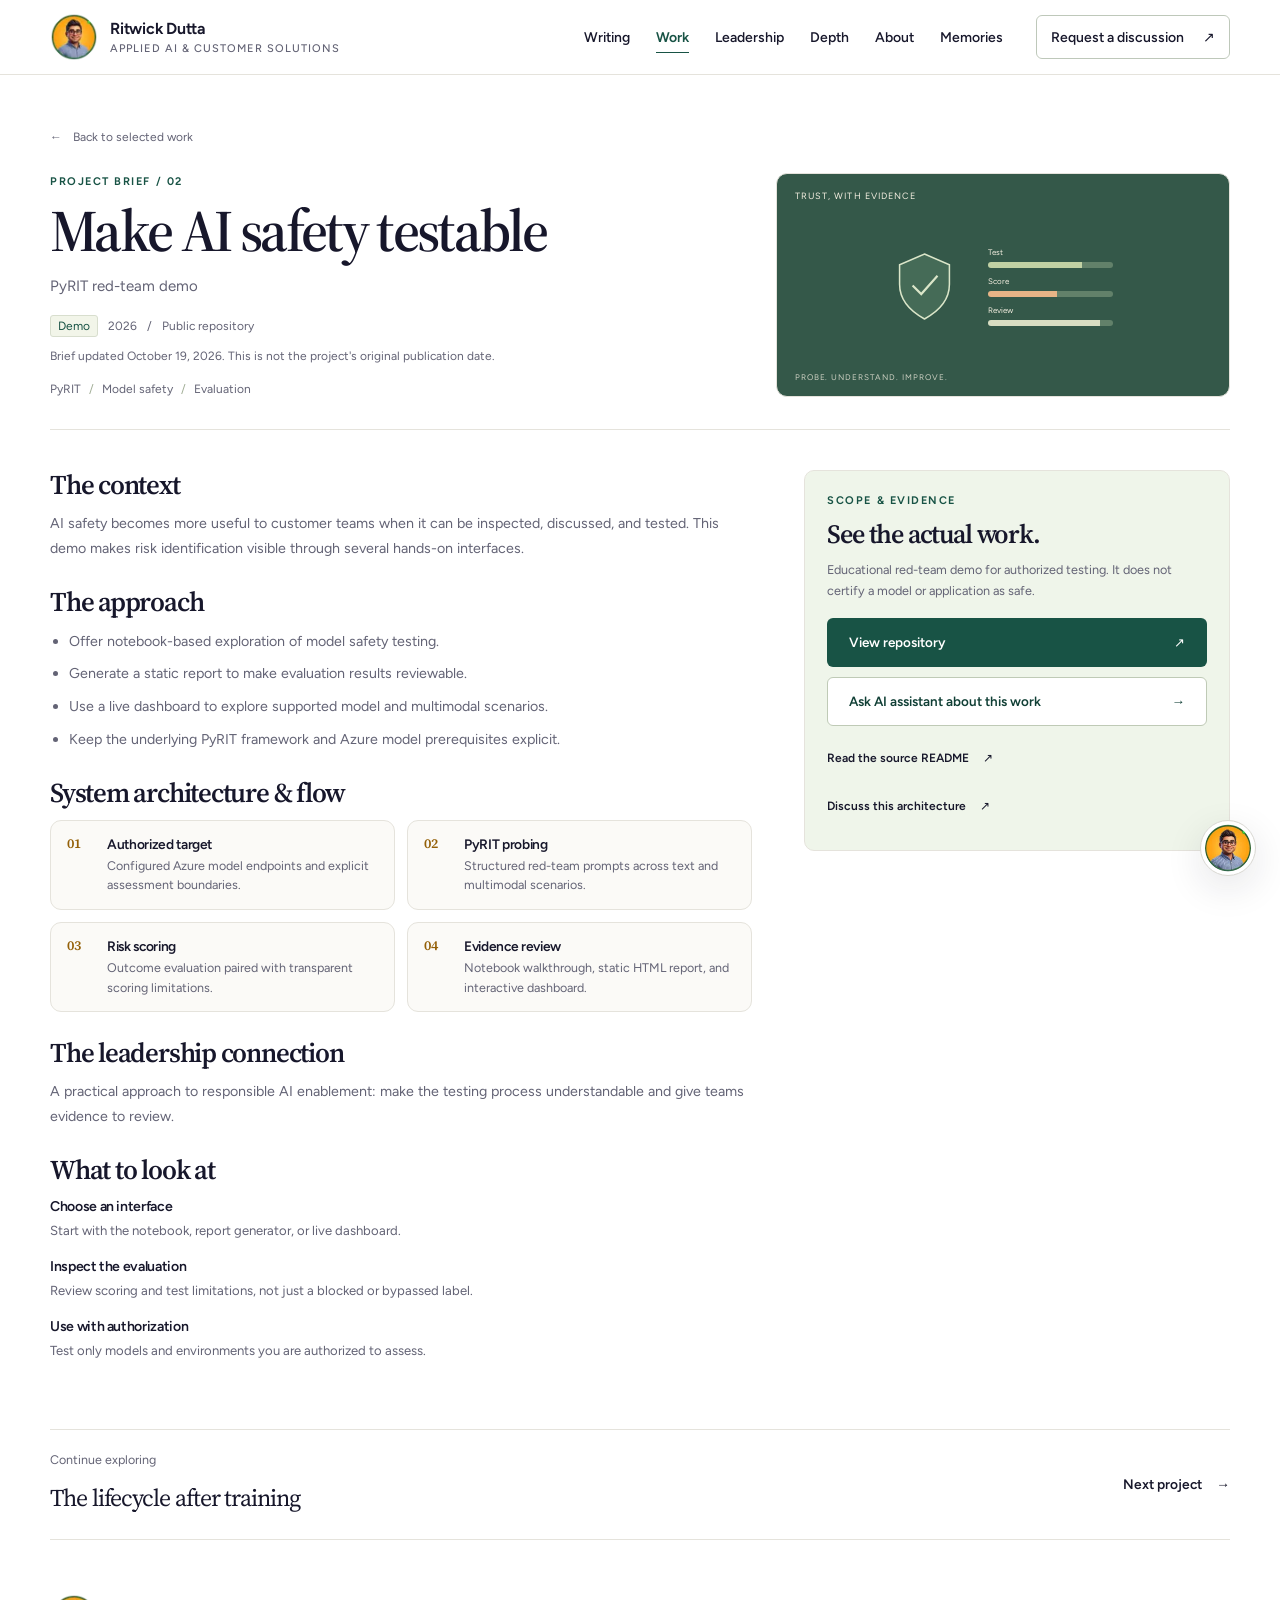
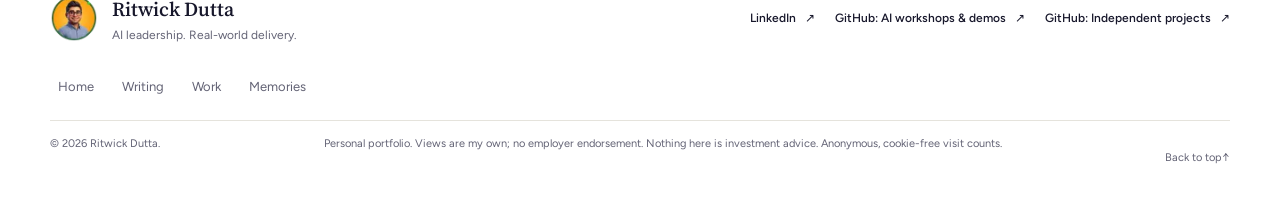
<file: work/ai-safety-red-teaming/index.html>
<!DOCTYPE html><html lang="en"> <head><meta charset="UTF-8"><meta name="viewport" content="width=device-width, initial-scale=1, viewport-fit=cover"><meta name="description" content="An interactive notebook, report, and dashboard for exploring model safety evaluation with Microsoft's open-source PyRIT."><meta name="author" content="Ritwick Dutta"><meta name="color-scheme" content="light"><meta name="format-detection" content="telephone=no"><meta name="theme-color" content="#ffffff"><meta name="robots" content="index, follow"><link rel="canonical" href="https://ritwickdutta.com/work/ai-safety-red-teaming/"><link rel="alternate" hreflang="en" href="https://ritwickdutta.com/work/ai-safety-red-teaming/"><link rel="alternate" hreflang="x-default" href="https://ritwickdutta.com/work/ai-safety-red-teaming/"><link rel="icon" href="/_astro/brand-icon.CzYwvdHd_UjIq9.png" type="image/png" sizes="32x32"><link rel="apple-touch-icon" href="/_astro/brand-icon.CzYwvdHd_1CFBNq.png" sizes="180x180"><meta property="og:type" content="website"><meta property="og:title" content="PyRIT red-team demo | Ritwick Dutta"><meta property="og:description" content="An interactive notebook, report, and dashboard for exploring model safety evaluation with Microsoft's open-source PyRIT."><meta property="og:url" content="https://ritwickdutta.com/work/ai-safety-red-teaming/"><meta property="og:site_name" content="Ritwick Dutta"><meta property="og:locale" content="en_US"><meta property="og:image" content="https://ritwickdutta.com/_astro/social-card.CVUjkVky_3QflY.png"><meta property="og:image:secure_url" content="https://ritwickdutta.com/_astro/social-card.CVUjkVky_3QflY.png"><meta property="og:image:type" content="image/png"><meta property="og:image:width" content="1200"><meta property="og:image:height" content="630"><meta property="og:image:alt" content="Ritwick Dutta. I help enterprises turn AI ambition into capability."><meta name="twitter:card" content="summary_large_image"><meta name="twitter:title" content="PyRIT red-team demo | Ritwick Dutta"><meta name="twitter:description" content="An interactive notebook, report, and dashboard for exploring model safety evaluation with Microsoft's open-source PyRIT."><meta name="twitter:image" content="https://ritwickdutta.com/_astro/social-card.CVUjkVky_3QflY.png"><meta name="twitter:image:alt" content="Ritwick Dutta. I help enterprises turn AI ambition into capability."><script type="application/ld+json">{"@context":"https://schema.org","@type":"WebPage","name":"PyRIT red-team demo | Ritwick Dutta","description":"An interactive notebook, report, and dashboard for exploring model safety evaluation with Microsoft's open-source PyRIT.","url":"https://ritwickdutta.com/work/ai-safety-red-teaming/","inLanguage":"en","dateModified":"2026-10-19","isPartOf":{"@type":"WebSite","@id":"https://ritwickdutta.com/#website","name":"Ritwick Dutta - AI leadership and customer solutions","url":"https://ritwickdutta.com/","inLanguage":"en"},"breadcrumb":{"@type":"BreadcrumbList","itemListElement":[{"@type":"ListItem","position":1,"name":"Home","item":"https://ritwickdutta.com/"},{"@type":"ListItem","position":2,"name":"Make AI safety testable","item":"https://ritwickdutta.com/work/ai-safety-red-teaming/"}]},"author":{"@type":"Person","@id":"https://ritwickdutta.com/#ritwick-dutta","name":"Ritwick Dutta","url":"https://ritwickdutta.com/","description":"Ritwick Dutta is an applied AI architect at Microsoft focused on AI leadership, customer solutions, enterprise AI adoption, and production-ready GenAI and agentic systems.","image":"https://ritwickdutta.com/_astro/ritwick-portrait.OVi6_BrM_ZoFQlc.webp","jobTitle":"Applied AI Architect","worksFor":{"@type":"Organization","name":"Microsoft"},"homeLocation":{"@type":"Place","name":"Toronto, Canada"},"sameAs":["https://www.linkedin.com/in/ritwickdutta/","https://github.com/ritwickmicrosoft","https://github.com/rtdjin3000"],"knowsAbout":["Applied AI","Generative AI","Agentic systems","AI leadership","Customer solutions","Natural language processing","Machine learning","Data analytics","Database security","Statistical modelling","Quantitative investment management","Data storytelling","MLOps","Responsible AI","AI product development"]}}</script><script async data-goatcounter="https://ritwickdutta.goatcounter.com/count" src="https://gc.zgo.at/count.js"></script><title>PyRIT red-team demo | Ritwick Dutta</title><link rel="stylesheet" href="/_astro/Layout.c6FSOpwe.css"><script type="module" src="/_astro/page.Z7aXAJDY.js"></script></head> <body> <a class="skip-link" href="#main">Skip to content</a> <header class="site-header"> <div class="container header-inner"> <a class="brand" href="/" aria-label="Ritwick Dutta - home"> <img src="/_astro/brand-logo.Cd5ExV_H_Z2owRTU.webp" srcset="/_astro/brand-logo.Cd5ExV_H_Z2owRTU.webp 54w, /_astro/brand-logo.Cd5ExV_H_Z2nDy6W.webp 108w" alt sizes="54px" loading="eager" decoding="async" width="54" height="54" class="brand-logo"> <span>Ritwick Dutta<span class="brand-caption">APPLIED AI & CUSTOMER SOLUTIONS</span></span> </a> <button class="menu-toggle" data-menu-toggle aria-expanded="false" aria-controls="site-navigation" hidden> <span data-menu-label>Menu</span><span class="menu-lines" aria-hidden="true"></span> </button> <nav class="site-nav" id="site-navigation" aria-label="Main navigation"> <a href="/writing/" data-nav-target="writing">Writing</a> <a href="/#work" data-nav-target="work" class="is-active">Work</a> <a href="/#leadership" data-nav-target="leadership">Leadership</a> <a href="/#depth" data-nav-target="depth">Depth</a> <a href="/#about" data-nav-target="about">About</a> <a href="/gallery/" data-nav-target="gallery">Memories</a> <a class="nav-connect" href="mailto:rittwick.dutta@gmail.com" data-open-assistant="discussion">Request a discussion <span aria-hidden="true">&nearr;</span></a> </nav> </div> <div class="reading-progress" data-reading-progress aria-hidden="true"></div> </header> <main id="main">  <section class="container page-heading" id="top"> <a class="breadcrumb" href="/#work"><span aria-hidden="true">&larr;</span>Back to selected work</a> <div class="brief-heading"> <div> <p class="eyebrow">PROJECT BRIEF / 02</p> <h1>Make AI safety testable</h1> <p class="page-intro">PyRIT red-team demo</p> <div class="brief-meta"><span class="type-badge">Demo</span><span>2026</span><span aria-hidden="true">/</span><span>Public repository</span></div> <p class="content-updated">Brief updated <time datetime="2026-10-19">October 19, 2026</time>. This is not the project's original publication date.</p> <ul class="tags" aria-label="Technologies and themes"><li>PyRIT</li><li>Model safety</li><li>Evaluation</li></ul> <div class="brief-mobile-actions"> <a class="button button-dark" href="https://github.com/ritwickmicrosoft/pyrit-demo" target="_blank" rel="noopener noreferrer">View repository<span aria-hidden="true">&nearr;</span><span class="sr-only"> (opens in a new tab)</span></a> <button type="button" class="button button-outline brief-ask-button" data-ask-assistant="How does Ritwick's PyRIT red-team demo make AI safety testable for engineering teams?">Ask AI about this work<span aria-hidden="true">&rarr;</span></button> </div> </div> <div class="project-visual visual-safety" aria-hidden="true">   <span class="visual-kicker">TRUST, WITH EVIDENCE</span> <div class="safety-graphic"> <div class="safety-shield"><svg viewBox="0 0 60 68"><path d="M30 4 53 14v18c0 16-12 26-23 32C19 58 7 48 7 32V14Z"></path><path d="m19 33 8 8 15-17"></path></svg></div> <div class="safety-bars"><span>Test<i></i></span><span>Score<i></i></span><span>Review<i></i></span></div> </div> <span class="visual-footnote">PROBE. UNDERSTAND. IMPROVE.</span>       </div> </div> </section> <div class="container brief-layout"> <div> <section class="brief-section"><h2>The context</h2><p>AI safety becomes more useful to customer teams when it can be inspected, discussed, and tested. This demo makes risk identification visible through several hands-on interfaces.</p></section> <section class="brief-section"><h2>The approach</h2><ul><li>Offer notebook-based exploration of model safety testing.</li><li>Generate a static report to make evaluation results reviewable.</li><li>Use a live dashboard to explore supported model and multimodal scenarios.</li><li>Keep the underlying PyRIT framework and Azure model prerequisites explicit.</li></ul></section> <section class="brief-section brief-architecture" data-architecture-blueprint> <h2>System architecture &amp; flow</h2> <ol class="architecture-flow"> <li> <span class="architecture-step">01</span> <div> <h3>Authorized target</h3> <p>Configured Azure model endpoints and explicit assessment boundaries.</p> </div> </li><li> <span class="architecture-step">02</span> <div> <h3>PyRIT probing</h3> <p>Structured red-team prompts across text and multimodal scenarios.</p> </div> </li><li> <span class="architecture-step">03</span> <div> <h3>Risk scoring</h3> <p>Outcome evaluation paired with transparent scoring limitations.</p> </div> </li><li> <span class="architecture-step">04</span> <div> <h3>Evidence review</h3> <p>Notebook walkthrough, static HTML report, and interactive dashboard.</p> </div> </li> </ol> </section> <section class="brief-section"><h2>The leadership connection</h2><p>A practical approach to responsible AI enablement: make the testing process understandable and give teams evidence to review.</p></section> <section class="brief-section"><h2>What to look at</h2><div class="review-list"><div><h3>Choose an interface</h3><p>Start with the notebook, report generator, or live dashboard.</p></div><div><h3>Inspect the evaluation</h3><p>Review scoring and test limitations, not just a blocked or bypassed label.</p></div><div><h3>Use with authorization</h3><p>Test only models and environments you are authorized to assess.</p></div></div></section> </div> <aside class="brief-sidebar"> <p class="eyebrow">SCOPE & EVIDENCE</p><h2>See the actual work.</h2> <p>Educational red-team demo for authorized testing. It does not certify a model or application as safe.</p> <a class="button button-dark" href="https://github.com/ritwickmicrosoft/pyrit-demo" target="_blank" rel="noopener noreferrer">View repository<span aria-hidden="true">&nearr;</span><span class="sr-only"> (opens in a new tab)</span></a> <button type="button" class="button button-outline brief-ask-button" data-ask-assistant="How does Ritwick's PyRIT red-team demo make AI safety testable for engineering teams?">Ask AI assistant about this work<span aria-hidden="true">&rarr;</span></button> <a class="text-link" href="https://github.com/ritwickmicrosoft/pyrit-demo/blob/main/README.md" target="_blank" rel="noopener noreferrer">Read the source README<span aria-hidden="true">&nearr;</span><span class="sr-only"> (opens in a new tab)</span></a> <a class="text-link brief-discuss-link" href="mailto:rittwick.dutta@gmail.com?subject=PyRIT%20red-team%20demo" data-open-assistant="discussion" data-discussion-topic="ai-strategy">Discuss this architecture<span aria-hidden="true">&nearr;</span></a> </aside> </div> <div class="container brief-next"> <div><p>Continue exploring</p><h2><a href="/work/production-mlops/">The lifecycle after training</a></h2></div> <a class="text-link" href="/work/production-mlops/">Next project<span aria-hidden="true">&rarr;</span><span class="sr-only">: Azure ML + MLflow workshop</span></a> </div>  </main> <footer class="site-footer"> <div class="container footer-top"> <a class="footer-brand" href="/" aria-label="Ritwick Dutta - home"> <img src="/_astro/brand-logo.Cd5ExV_H_Z2owRTU.webp" srcset="/_astro/brand-logo.Cd5ExV_H_Z2owRTU.webp 54w, /_astro/brand-logo.Cd5ExV_H_Z2nDy6W.webp 108w" alt sizes="54px" loading="lazy" decoding="async" width="54" height="54" class="brand-logo"> <span class="footer-name">Ritwick Dutta<span>AI leadership. Real-world delivery.</span></span> </a> <nav class="footer-links" aria-label="Social profiles"> <a href="https://www.linkedin.com/in/ritwickdutta/" target="_blank" rel="noopener noreferrer">LinkedIn <span class="sr-only">(opens in a new tab)</span><span aria-hidden="true">&nearr;</span></a> <a href="https://github.com/ritwickmicrosoft" target="_blank" rel="noopener noreferrer">GitHub: AI workshops &amp; demos<span class="sr-only"> (opens in a new tab)</span><span aria-hidden="true">&nearr;</span></a><a href="https://github.com/rtdjin3000" target="_blank" rel="noopener noreferrer">GitHub: Independent projects<span class="sr-only"> (opens in a new tab)</span><span aria-hidden="true">&nearr;</span></a> </nav> </div> <nav class="container footer-site-nav" aria-label="Explore the site"> <a href="/">Home</a> <a href="/writing/">Writing</a> <a href="/#work">Work</a> <a href="/gallery/">Memories</a> </nav> <div class="container footer-bottom"> <p>&copy; 2026 Ritwick Dutta.</p> <p>Personal portfolio. Views are my own; no employer endorsement. Nothing here is investment advice. Anonymous, cookie-free visit counts.</p> <a href="#top">Back to top <span aria-hidden="true">&uarr;</span></a> </div> </footer> <button class="assistant-launcher" type="button" data-assistant-launcher hidden aria-label="Ask Ritwick" aria-haspopup="dialog" aria-keyshortcuts="Control+K Meta+K" data-astro-cid-bitmefoy> <img src="/_astro/brand-icon.CzYwvdHd_vXztb.webp" alt loading="eager" data-astro-cid-bitmefoy="true" decoding="async" width="96" height="96" class="assistant-launcher-mark"> <span class="assistant-launcher-label" data-astro-cid-bitmefoy><strong data-astro-cid-bitmefoy>Ask Ritwick</strong></span> <kbd class="assistant-shortcut" data-assistant-shortcut aria-hidden="true" data-astro-cid-bitmefoy>⌘K</kbd> </button> <dialog class="assistant-dialog" data-assistant-dialog data-api-base="https://ritwickdutta-portfolio-api-fgnldppt2a-uc.a.run.app" data-astro-cid-bitmefoy> <div class="assistant-shell" data-astro-cid-bitmefoy> <header class="assistant-header" data-astro-cid-bitmefoy> <div class="assistant-identity" data-astro-cid-bitmefoy> <img src="/_astro/brand-icon.CzYwvdHd_umvJF.webp" alt loading="lazy" data-astro-cid-bitmefoy="true" decoding="async" width="42" height="42"> <div data-astro-cid-bitmefoy><strong data-astro-cid-bitmefoy>Ritwick's AI portfolio assistant</strong></div> </div> <button type="button" class="assistant-close" data-assistant-close aria-label="Close assistant" data-astro-cid-bitmefoy>&times;</button> </header> <div class="assistant-tabs" role="tablist" aria-label="Assistant options" data-astro-cid-bitmefoy> <button type="button" id="assistant-tab-chat" role="tab" aria-selected="true" aria-controls="assistant-panel-chat" data-assistant-tab="chat" data-astro-cid-bitmefoy>Ask Ritwick</button> <button type="button" id="assistant-tab-discussion" role="tab" aria-selected="false" aria-controls="assistant-panel-discussion" data-assistant-tab="discussion" tabindex="-1" data-astro-cid-bitmefoy>Request a discussion</button> </div> <section id="assistant-panel-chat" class="assistant-panel assistant-chat" role="tabpanel" aria-labelledby="assistant-tab-chat" data-assistant-panel="chat" data-astro-cid-bitmefoy> <div class="assistant-suggestions" aria-label="Suggested questions" data-astro-cid-bitmefoy> <button type="button" data-chat-suggestion="What is RAG?" data-astro-cid-bitmefoy>What is RAG?</button> <button type="button" data-chat-suggestion="What has Ritwick built for enterprise AI?" data-astro-cid-bitmefoy>Enterprise AI work</button> <button type="button" data-chat-suggestion="What is Ritwick's experience with NLP?" data-astro-cid-bitmefoy>NLP depth</button> <button type="button" data-chat-suggestion="How does Ritwick approach AI leadership?" data-astro-cid-bitmefoy>Leadership approach</button> </div> <div class="assistant-messages" data-chat-messages role="log" aria-live="polite" aria-relevant="additions" data-astro-cid-bitmefoy> <article class="assistant-message assistant-message-system" data-astro-cid-bitmefoy> <p data-astro-cid-bitmefoy>Hello, welcome to Ritwick's Intellectual Companionship. Let me know what interests you.</p> </article> </div> <form class="assistant-chat-form" data-chat-form data-astro-cid-bitmefoy> <label class="sr-only" for="assistant-question" data-astro-cid-bitmefoy>Question for the portfolio assistant</label> <textarea id="assistant-question" name="question" rows="2" minlength="2" maxlength="500" placeholder="What would you like to know?" required data-chat-input data-astro-cid-bitmefoy></textarea> <button type="submit" class="assistant-submit" data-astro-cid-bitmefoy>Send <span aria-hidden="true" data-astro-cid-bitmefoy>&uarr;</span></button> </form> <p class="assistant-privacy" data-astro-cid-bitmefoy>Messages are processed by an AI service to generate replies and are not stored on this website. Please avoid sharing sensitive details. Replies may be incomplete.</p> </section> <section id="assistant-panel-discussion" class="assistant-panel assistant-discussion" role="tabpanel" aria-labelledby="assistant-tab-discussion" data-assistant-panel="discussion" hidden data-astro-cid-bitmefoy> <div class="assistant-scope" data-astro-cid-bitmefoy> <strong data-astro-cid-bitmefoy>Request a conversation</strong> <p data-astro-cid-bitmefoy>This sends Ritwick an email with your context and preferred availability. It does not confirm a calendar booking.</p> </div> <form class="discussion-form" data-discussion-form data-astro-cid-bitmefoy> <input type="hidden" name="startedAt" data-discussion-started data-astro-cid-bitmefoy> <div class="discussion-honeypot" aria-hidden="true" data-astro-cid-bitmefoy> <label for="discussion-website" data-astro-cid-bitmefoy>Website</label> <input id="discussion-website" name="website" type="text" tabindex="-1" autocomplete="off" data-astro-cid-bitmefoy> </div> <label data-astro-cid-bitmefoy>Name<input name="name" type="text" minlength="2" maxlength="120" autocomplete="name" required data-astro-cid-bitmefoy></label> <label data-astro-cid-bitmefoy>Email<input name="email" type="email" maxlength="254" autocomplete="email" required data-astro-cid-bitmefoy></label> <label class="discussion-optional" data-astro-cid-bitmefoy>Organization or role <span data-astro-cid-bitmefoy>Optional</span><input name="organization" type="text" maxlength="160" autocomplete="organization" data-astro-cid-bitmefoy></label> <label data-astro-cid-bitmefoy>Discussion topic
<select name="topic" required data-astro-cid-bitmefoy> <option value="" data-astro-cid-bitmefoy>Choose a topic</option> <option value="ai-strategy" data-astro-cid-bitmefoy>AI strategy</option> <option value="agentic-systems" data-astro-cid-bitmefoy>Agentic systems</option> <option value="platform-architecture" data-astro-cid-bitmefoy>Platform architecture</option> <option value="leadership" data-astro-cid-bitmefoy>AI and customer-solution leadership</option> <option value="other" data-astro-cid-bitmefoy>Other</option> </select> </label> <label data-astro-cid-bitmefoy>Preferred availability<input name="availability" type="text" minlength="3" maxlength="300" placeholder="For example: Tuesday or Thursday afternoon" required data-astro-cid-bitmefoy></label> <label class="discussion-zone-field" data-astro-cid-bitmefoy>Time zone<input name="timezone" type="text" minlength="2" maxlength="80" autocomplete="off" required data-discussion-timezone data-astro-cid-bitmefoy></label> <p class="discussion-zone" data-astro-cid-bitmefoy><span data-astro-cid-bitmefoy>Time zone: <strong data-zone-value data-astro-cid-bitmefoy></strong></span><button type="button" data-zone-edit aria-label="Change time zone" data-astro-cid-bitmefoy>Change</button></p> <label class="discussion-message" data-astro-cid-bitmefoy>Context or message<textarea name="message" rows="3" minlength="10" maxlength="2000" required data-astro-cid-bitmefoy></textarea></label> <label class="discussion-consent" data-astro-cid-bitmefoy><input name="consent" type="checkbox" value="true" required data-astro-cid-bitmefoy><span data-astro-cid-bitmefoy>I agree to have this information emailed to Ritwick so he can respond to my request.</span></label> <div class="discussion-actions" data-astro-cid-bitmefoy> <button type="submit" class="button button-dark discussion-submit" data-astro-cid-bitmefoy>Send discussion request <span aria-hidden="true" data-astro-cid-bitmefoy>&nearr;</span></button> <p class="discussion-status" data-discussion-status role="status" aria-live="polite" data-astro-cid-bitmefoy></p> </div> </form> <p class="assistant-privacy" data-astro-cid-bitmefoy>Form details are emailed to rittwick.dutta@gmail.com. They are not stored in the website database.</p> </section> </div> </dialog> <noscript> <p class="assistant-noscript" data-astro-cid-bitmefoy>To request a discussion, email <a href="mailto:rittwick.dutta@gmail.com" data-astro-cid-bitmefoy>rittwick.dutta@gmail.com</a>.</p> </noscript> <script type="module" src="/_astro/AssistantPanel.astro_astro_type_script_index_0_lang.Bv1ekR_S.js"></script> <script type="module" src="/_astro/Layout.astro_astro_type_script_index_0_lang.DrBPqpuC.js"></script> </body> </html>
</file>
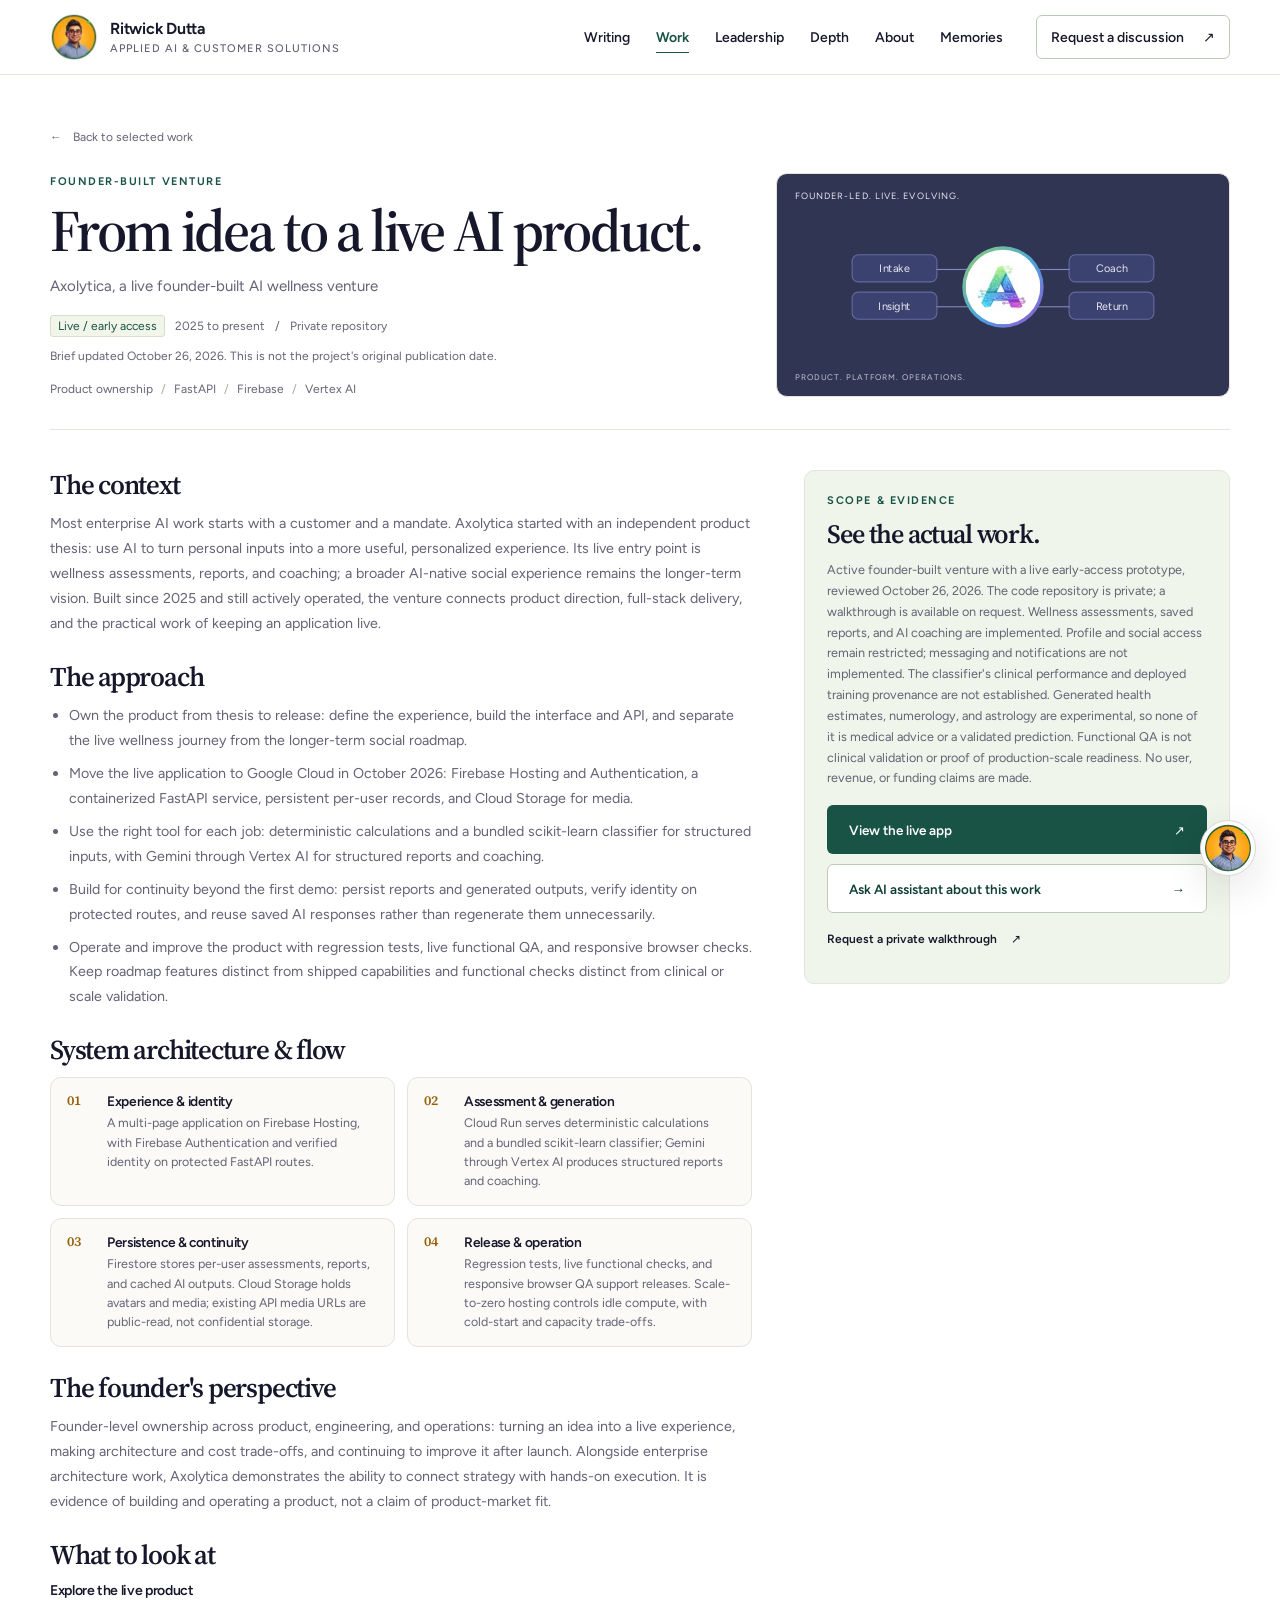
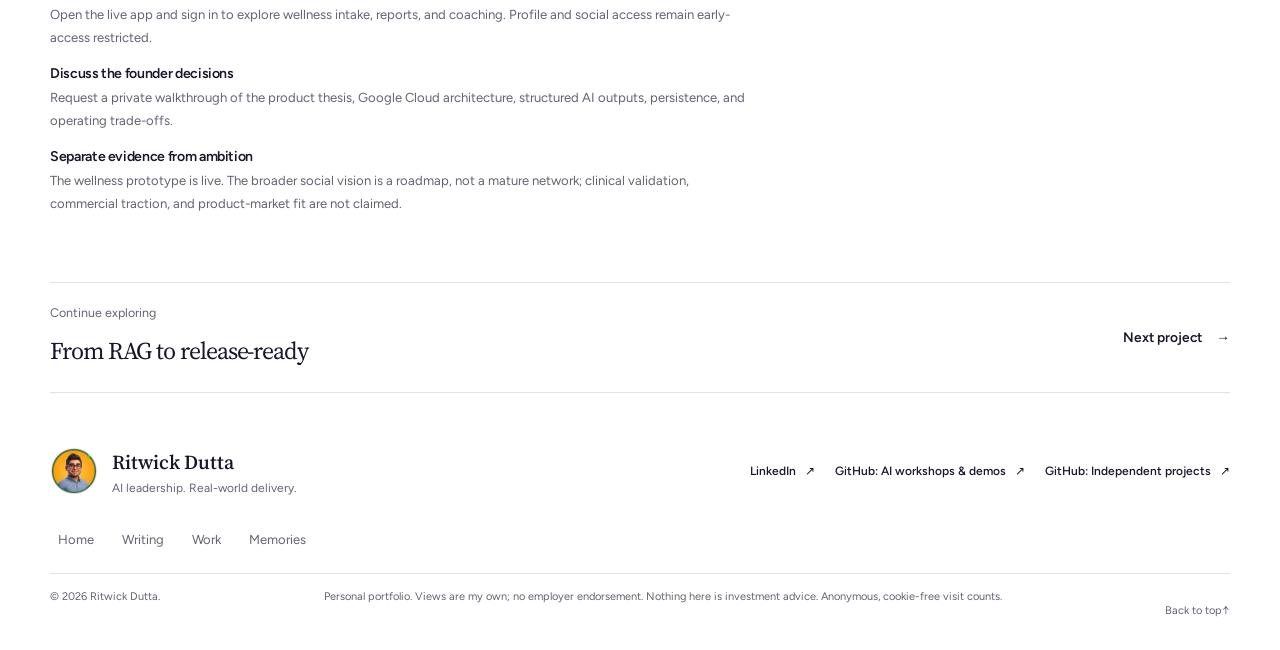
<file: work/axolytica/index.html>
<!DOCTYPE html><html lang="en"> <head><meta charset="UTF-8"><meta name="viewport" content="width=device-width, initial-scale=1, viewport-fit=cover"><meta name="description" content="An active, founder-built AI wellness venture: personalized reports and coaching in a live early-access product, independently designed, built, and operated."><meta name="author" content="Ritwick Dutta"><meta name="color-scheme" content="light"><meta name="format-detection" content="telephone=no"><meta name="theme-color" content="#ffffff"><meta name="robots" content="index, follow"><link rel="canonical" href="https://ritwickdutta.com/work/axolytica/"><link rel="alternate" hreflang="en" href="https://ritwickdutta.com/work/axolytica/"><link rel="alternate" hreflang="x-default" href="https://ritwickdutta.com/work/axolytica/"><link rel="icon" href="/_astro/brand-icon.CzYwvdHd_UjIq9.png" type="image/png" sizes="32x32"><link rel="apple-touch-icon" href="/_astro/brand-icon.CzYwvdHd_1CFBNq.png" sizes="180x180"><meta property="og:type" content="website"><meta property="og:title" content="Axolytica, a live founder-built AI wellness venture | Ritwick Dutta"><meta property="og:description" content="An active, founder-built AI wellness venture: personalized reports and coaching in a live early-access product, independently designed, built, and operated."><meta property="og:url" content="https://ritwickdutta.com/work/axolytica/"><meta property="og:site_name" content="Ritwick Dutta"><meta property="og:locale" content="en_US"><meta property="og:image" content="https://ritwickdutta.com/_astro/social-card.CVUjkVky_3QflY.png"><meta property="og:image:secure_url" content="https://ritwickdutta.com/_astro/social-card.CVUjkVky_3QflY.png"><meta property="og:image:type" content="image/png"><meta property="og:image:width" content="1200"><meta property="og:image:height" content="630"><meta property="og:image:alt" content="Ritwick Dutta. I help enterprises turn AI ambition into capability."><meta name="twitter:card" content="summary_large_image"><meta name="twitter:title" content="Axolytica, a live founder-built AI wellness venture | Ritwick Dutta"><meta name="twitter:description" content="An active, founder-built AI wellness venture: personalized reports and coaching in a live early-access product, independently designed, built, and operated."><meta name="twitter:image" content="https://ritwickdutta.com/_astro/social-card.CVUjkVky_3QflY.png"><meta name="twitter:image:alt" content="Ritwick Dutta. I help enterprises turn AI ambition into capability."><script type="application/ld+json">{"@context":"https://schema.org","@type":"WebPage","name":"Axolytica, a live founder-built AI wellness venture | Ritwick Dutta","description":"An active, founder-built AI wellness venture: personalized reports and coaching in a live early-access product, independently designed, built, and operated.","url":"https://ritwickdutta.com/work/axolytica/","inLanguage":"en","dateModified":"2026-10-26","isPartOf":{"@type":"WebSite","@id":"https://ritwickdutta.com/#website","name":"Ritwick Dutta - AI leadership and customer solutions","url":"https://ritwickdutta.com/","inLanguage":"en"},"breadcrumb":{"@type":"BreadcrumbList","itemListElement":[{"@type":"ListItem","position":1,"name":"Home","item":"https://ritwickdutta.com/"},{"@type":"ListItem","position":2,"name":"From idea to a live AI product.","item":"https://ritwickdutta.com/work/axolytica/"}]},"author":{"@type":"Person","@id":"https://ritwickdutta.com/#ritwick-dutta","name":"Ritwick Dutta","url":"https://ritwickdutta.com/","description":"Ritwick Dutta is an applied AI architect at Microsoft focused on AI leadership, customer solutions, enterprise AI adoption, and production-ready GenAI and agentic systems.","image":"https://ritwickdutta.com/_astro/ritwick-portrait.OVi6_BrM_ZoFQlc.webp","jobTitle":"Applied AI Architect","worksFor":{"@type":"Organization","name":"Microsoft"},"homeLocation":{"@type":"Place","name":"Toronto, Canada"},"sameAs":["https://www.linkedin.com/in/ritwickdutta/","https://github.com/ritwickmicrosoft","https://github.com/rtdjin3000"],"knowsAbout":["Applied AI","Generative AI","Agentic systems","AI leadership","Customer solutions","Natural language processing","Machine learning","Data analytics","Database security","Statistical modelling","Quantitative investment management","Data storytelling","MLOps","Responsible AI","AI product development"]}}</script><script async data-goatcounter="https://ritwickdutta.goatcounter.com/count" src="https://gc.zgo.at/count.js"></script><title>Axolytica, a live founder-built AI wellness venture | Ritwick Dutta</title><link rel="stylesheet" href="/_astro/Layout.c6FSOpwe.css"><script type="module" src="/_astro/page.Z7aXAJDY.js"></script></head> <body> <a class="skip-link" href="#main">Skip to content</a> <header class="site-header"> <div class="container header-inner"> <a class="brand" href="/" aria-label="Ritwick Dutta - home"> <img src="/_astro/brand-logo.Cd5ExV_H_Z2owRTU.webp" srcset="/_astro/brand-logo.Cd5ExV_H_Z2owRTU.webp 54w, /_astro/brand-logo.Cd5ExV_H_Z2nDy6W.webp 108w" alt sizes="54px" loading="eager" decoding="async" width="54" height="54" class="brand-logo"> <span>Ritwick Dutta<span class="brand-caption">APPLIED AI & CUSTOMER SOLUTIONS</span></span> </a> <button class="menu-toggle" data-menu-toggle aria-expanded="false" aria-controls="site-navigation" hidden> <span data-menu-label>Menu</span><span class="menu-lines" aria-hidden="true"></span> </button> <nav class="site-nav" id="site-navigation" aria-label="Main navigation"> <a href="/writing/" data-nav-target="writing">Writing</a> <a href="/#work" data-nav-target="work" class="is-active">Work</a> <a href="/#leadership" data-nav-target="leadership">Leadership</a> <a href="/#depth" data-nav-target="depth">Depth</a> <a href="/#about" data-nav-target="about">About</a> <a href="/gallery/" data-nav-target="gallery">Memories</a> <a class="nav-connect" href="mailto:rittwick.dutta@gmail.com" data-open-assistant="discussion">Request a discussion <span aria-hidden="true">&nearr;</span></a> </nav> </div> <div class="reading-progress" data-reading-progress aria-hidden="true"></div> </header> <main id="main">  <section class="container page-heading" id="top"> <a class="breadcrumb" href="/#work"><span aria-hidden="true">&larr;</span>Back to selected work</a> <div class="brief-heading"> <div> <p class="eyebrow">FOUNDER-BUILT VENTURE</p> <h1>From idea to a live AI product.</h1> <p class="page-intro">Axolytica, a live founder-built AI wellness venture</p> <div class="brief-meta"><span class="type-badge">Live / early access</span><span>2025 to present</span><span aria-hidden="true">/</span><span>Private repository</span></div> <p class="content-updated">Brief updated <time datetime="2026-10-26">October 26, 2026</time>. This is not the project's original publication date.</p> <ul class="tags" aria-label="Technologies and themes"><li>Product ownership</li><li>FastAPI</li><li>Firebase</li><li>Vertex AI</li></ul> <div class="brief-mobile-actions"> <a class="button button-dark" href="https://axolytica-prod-20261023.web.app/index.html" target="_blank" rel="noopener noreferrer">View the live app<span aria-hidden="true">&nearr;</span><span class="sr-only"> (opens in a new tab)</span></a> <button type="button" class="button button-outline brief-ask-button" data-ask-assistant="What is live in Axolytica today, and how does it demonstrate Ritwick's founder-level product and engineering ownership?">Ask AI about this work<span aria-hidden="true">&rarr;</span></button> </div> </div> <div class="project-visual visual-venture" aria-hidden="true">        <span class="visual-kicker">FOUNDER-LED. LIVE. EVOLVING.</span> <div class="venture-graphic"> <div class="venture-side"><span>Intake</span><span>Insight</span></div> <span class="venture-core"><img src="/_astro/axolytica-mark.1rEkthwn_Z1uiS2C.webp" srcset="/_astro/axolytica-mark.1rEkthwn_Z1uiS2C.webp 64w, /_astro/axolytica-mark.1rEkthwn_ZPX0aJ.webp 128w" alt sizes="64px" loading="lazy" decoding="async" width="64" height="64"></span> <div class="venture-side"><span>Coach</span><span>Return</span></div> </div> <span class="visual-footnote">PRODUCT. PLATFORM. OPERATIONS.</span>  </div> </div> </section> <div class="container brief-layout"> <div> <section class="brief-section"><h2>The context</h2><p>Most enterprise AI work starts with a customer and a mandate. Axolytica started with an independent product thesis: use AI to turn personal inputs into a more useful, personalized experience. Its live entry point is wellness assessments, reports, and coaching; a broader AI-native social experience remains the longer-term vision. Built since 2025 and still actively operated, the venture connects product direction, full-stack delivery, and the practical work of keeping an application live.</p></section> <section class="brief-section"><h2>The approach</h2><ul><li>Own the product from thesis to release: define the experience, build the interface and API, and separate the live wellness journey from the longer-term social roadmap.</li><li>Move the live application to Google Cloud in October 2026: Firebase Hosting and Authentication, a containerized FastAPI service, persistent per-user records, and Cloud Storage for media.</li><li>Use the right tool for each job: deterministic calculations and a bundled scikit-learn classifier for structured inputs, with Gemini through Vertex AI for structured reports and coaching.</li><li>Build for continuity beyond the first demo: persist reports and generated outputs, verify identity on protected routes, and reuse saved AI responses rather than regenerate them unnecessarily.</li><li>Operate and improve the product with regression tests, live functional QA, and responsive browser checks. Keep roadmap features distinct from shipped capabilities and functional checks distinct from clinical or scale validation.</li></ul></section> <section class="brief-section brief-architecture" data-architecture-blueprint> <h2>System architecture &amp; flow</h2> <ol class="architecture-flow"> <li> <span class="architecture-step">01</span> <div> <h3>Experience &amp; identity</h3> <p>A multi-page application on Firebase Hosting, with Firebase Authentication and verified identity on protected FastAPI routes.</p> </div> </li><li> <span class="architecture-step">02</span> <div> <h3>Assessment &amp; generation</h3> <p>Cloud Run serves deterministic calculations and a bundled scikit-learn classifier; Gemini through Vertex AI produces structured reports and coaching.</p> </div> </li><li> <span class="architecture-step">03</span> <div> <h3>Persistence &amp; continuity</h3> <p>Firestore stores per-user assessments, reports, and cached AI outputs. Cloud Storage holds avatars and media; existing API media URLs are public-read, not confidential storage.</p> </div> </li><li> <span class="architecture-step">04</span> <div> <h3>Release &amp; operation</h3> <p>Regression tests, live functional checks, and responsive browser QA support releases. Scale-to-zero hosting controls idle compute, with cold-start and capacity trade-offs.</p> </div> </li> </ol> </section> <section class="brief-section"><h2>The founder&#39;s perspective</h2><p>Founder-level ownership across product, engineering, and operations: turning an idea into a live experience, making architecture and cost trade-offs, and continuing to improve it after launch. Alongside enterprise architecture work, Axolytica demonstrates the ability to connect strategy with hands-on execution. It is evidence of building and operating a product, not a claim of product-market fit.</p></section> <section class="brief-section"><h2>What to look at</h2><div class="review-list"><div><h3>Explore the live product</h3><p>Open the live app and sign in to explore wellness intake, reports, and coaching. Profile and social access remain early-access restricted.</p></div><div><h3>Discuss the founder decisions</h3><p>Request a private walkthrough of the product thesis, Google Cloud architecture, structured AI outputs, persistence, and operating trade-offs.</p></div><div><h3>Separate evidence from ambition</h3><p>The wellness prototype is live. The broader social vision is a roadmap, not a mature network; clinical validation, commercial traction, and product-market fit are not claimed.</p></div></div></section> </div> <aside class="brief-sidebar"> <p class="eyebrow">SCOPE & EVIDENCE</p><h2>See the actual work.</h2> <p>Active founder-built venture with a live early-access prototype, reviewed October 26, 2026. The code repository is private; a walkthrough is available on request. Wellness assessments, saved reports, and AI coaching are implemented. Profile and social access remain restricted; messaging and notifications are not implemented. The classifier&#39;s clinical performance and deployed training provenance are not established. Generated health estimates, numerology, and astrology are experimental, so none of it is medical advice or a validated prediction. Functional QA is not clinical validation or proof of production-scale readiness. No user, revenue, or funding claims are made.</p> <a class="button button-dark" href="https://axolytica-prod-20261023.web.app/index.html" target="_blank" rel="noopener noreferrer">View the live app<span aria-hidden="true">&nearr;</span><span class="sr-only"> (opens in a new tab)</span></a> <button type="button" class="button button-outline brief-ask-button" data-ask-assistant="What is live in Axolytica today, and how does it demonstrate Ritwick's founder-level product and engineering ownership?">Ask AI assistant about this work<span aria-hidden="true">&rarr;</span></button>  <a class="text-link brief-discuss-link" href="mailto:rittwick.dutta@gmail.com?subject=Axolytica%2C%20a%20live%20founder-built%20AI%20wellness%20venture" data-open-assistant="discussion" data-discussion-topic="other">Request a private walkthrough<span aria-hidden="true">&nearr;</span></a> </aside> </div> <div class="container brief-next"> <div><p>Continue exploring</p><h2><a href="/work/operational-llmops/">From RAG to release-ready</a></h2></div> <a class="text-link" href="/work/operational-llmops/">Next project<span aria-hidden="true">&rarr;</span><span class="sr-only">: Operational LLMOps with Microsoft Foundry</span></a> </div>  </main> <footer class="site-footer"> <div class="container footer-top"> <a class="footer-brand" href="/" aria-label="Ritwick Dutta - home"> <img src="/_astro/brand-logo.Cd5ExV_H_Z2owRTU.webp" srcset="/_astro/brand-logo.Cd5ExV_H_Z2owRTU.webp 54w, /_astro/brand-logo.Cd5ExV_H_Z2nDy6W.webp 108w" alt sizes="54px" loading="lazy" decoding="async" width="54" height="54" class="brand-logo"> <span class="footer-name">Ritwick Dutta<span>AI leadership. Real-world delivery.</span></span> </a> <nav class="footer-links" aria-label="Social profiles"> <a href="https://www.linkedin.com/in/ritwickdutta/" target="_blank" rel="noopener noreferrer">LinkedIn <span class="sr-only">(opens in a new tab)</span><span aria-hidden="true">&nearr;</span></a> <a href="https://github.com/ritwickmicrosoft" target="_blank" rel="noopener noreferrer">GitHub: AI workshops &amp; demos<span class="sr-only"> (opens in a new tab)</span><span aria-hidden="true">&nearr;</span></a><a href="https://github.com/rtdjin3000" target="_blank" rel="noopener noreferrer">GitHub: Independent projects<span class="sr-only"> (opens in a new tab)</span><span aria-hidden="true">&nearr;</span></a> </nav> </div> <nav class="container footer-site-nav" aria-label="Explore the site"> <a href="/">Home</a> <a href="/writing/">Writing</a> <a href="/#work">Work</a> <a href="/gallery/">Memories</a> </nav> <div class="container footer-bottom"> <p>&copy; 2026 Ritwick Dutta.</p> <p>Personal portfolio. Views are my own; no employer endorsement. Nothing here is investment advice. Anonymous, cookie-free visit counts.</p> <a href="#top">Back to top <span aria-hidden="true">&uarr;</span></a> </div> </footer> <button class="assistant-launcher" type="button" data-assistant-launcher hidden aria-label="Ask Ritwick" aria-haspopup="dialog" aria-keyshortcuts="Control+K Meta+K" data-astro-cid-bitmefoy> <img src="/_astro/brand-icon.CzYwvdHd_vXztb.webp" alt loading="eager" data-astro-cid-bitmefoy="true" decoding="async" width="96" height="96" class="assistant-launcher-mark"> <span class="assistant-launcher-label" data-astro-cid-bitmefoy><strong data-astro-cid-bitmefoy>Ask Ritwick</strong></span> <kbd class="assistant-shortcut" data-assistant-shortcut aria-hidden="true" data-astro-cid-bitmefoy>⌘K</kbd> </button> <dialog class="assistant-dialog" data-assistant-dialog data-api-base="https://ritwickdutta-portfolio-api-fgnldppt2a-uc.a.run.app" data-astro-cid-bitmefoy> <div class="assistant-shell" data-astro-cid-bitmefoy> <header class="assistant-header" data-astro-cid-bitmefoy> <div class="assistant-identity" data-astro-cid-bitmefoy> <img src="/_astro/brand-icon.CzYwvdHd_umvJF.webp" alt loading="lazy" data-astro-cid-bitmefoy="true" decoding="async" width="42" height="42"> <div data-astro-cid-bitmefoy><strong data-astro-cid-bitmefoy>Ritwick's AI portfolio assistant</strong></div> </div> <button type="button" class="assistant-close" data-assistant-close aria-label="Close assistant" data-astro-cid-bitmefoy>&times;</button> </header> <div class="assistant-tabs" role="tablist" aria-label="Assistant options" data-astro-cid-bitmefoy> <button type="button" id="assistant-tab-chat" role="tab" aria-selected="true" aria-controls="assistant-panel-chat" data-assistant-tab="chat" data-astro-cid-bitmefoy>Ask Ritwick</button> <button type="button" id="assistant-tab-discussion" role="tab" aria-selected="false" aria-controls="assistant-panel-discussion" data-assistant-tab="discussion" tabindex="-1" data-astro-cid-bitmefoy>Request a discussion</button> </div> <section id="assistant-panel-chat" class="assistant-panel assistant-chat" role="tabpanel" aria-labelledby="assistant-tab-chat" data-assistant-panel="chat" data-astro-cid-bitmefoy> <div class="assistant-suggestions" aria-label="Suggested questions" data-astro-cid-bitmefoy> <button type="button" data-chat-suggestion="What is RAG?" data-astro-cid-bitmefoy>What is RAG?</button> <button type="button" data-chat-suggestion="What has Ritwick built for enterprise AI?" data-astro-cid-bitmefoy>Enterprise AI work</button> <button type="button" data-chat-suggestion="What is Ritwick's experience with NLP?" data-astro-cid-bitmefoy>NLP depth</button> <button type="button" data-chat-suggestion="How does Ritwick approach AI leadership?" data-astro-cid-bitmefoy>Leadership approach</button> </div> <div class="assistant-messages" data-chat-messages role="log" aria-live="polite" aria-relevant="additions" data-astro-cid-bitmefoy> <article class="assistant-message assistant-message-system" data-astro-cid-bitmefoy> <p data-astro-cid-bitmefoy>Hello, welcome to Ritwick's Intellectual Companionship. Let me know what interests you.</p> </article> </div> <form class="assistant-chat-form" data-chat-form data-astro-cid-bitmefoy> <label class="sr-only" for="assistant-question" data-astro-cid-bitmefoy>Question for the portfolio assistant</label> <textarea id="assistant-question" name="question" rows="2" minlength="2" maxlength="500" placeholder="What would you like to know?" required data-chat-input data-astro-cid-bitmefoy></textarea> <button type="submit" class="assistant-submit" data-astro-cid-bitmefoy>Send <span aria-hidden="true" data-astro-cid-bitmefoy>&uarr;</span></button> </form> <p class="assistant-privacy" data-astro-cid-bitmefoy>Messages are processed by an AI service to generate replies and are not stored on this website. Please avoid sharing sensitive details. Replies may be incomplete.</p> </section> <section id="assistant-panel-discussion" class="assistant-panel assistant-discussion" role="tabpanel" aria-labelledby="assistant-tab-discussion" data-assistant-panel="discussion" hidden data-astro-cid-bitmefoy> <div class="assistant-scope" data-astro-cid-bitmefoy> <strong data-astro-cid-bitmefoy>Request a conversation</strong> <p data-astro-cid-bitmefoy>This sends Ritwick an email with your context and preferred availability. It does not confirm a calendar booking.</p> </div> <form class="discussion-form" data-discussion-form data-astro-cid-bitmefoy> <input type="hidden" name="startedAt" data-discussion-started data-astro-cid-bitmefoy> <div class="discussion-honeypot" aria-hidden="true" data-astro-cid-bitmefoy> <label for="discussion-website" data-astro-cid-bitmefoy>Website</label> <input id="discussion-website" name="website" type="text" tabindex="-1" autocomplete="off" data-astro-cid-bitmefoy> </div> <label data-astro-cid-bitmefoy>Name<input name="name" type="text" minlength="2" maxlength="120" autocomplete="name" required data-astro-cid-bitmefoy></label> <label data-astro-cid-bitmefoy>Email<input name="email" type="email" maxlength="254" autocomplete="email" required data-astro-cid-bitmefoy></label> <label class="discussion-optional" data-astro-cid-bitmefoy>Organization or role <span data-astro-cid-bitmefoy>Optional</span><input name="organization" type="text" maxlength="160" autocomplete="organization" data-astro-cid-bitmefoy></label> <label data-astro-cid-bitmefoy>Discussion topic
<select name="topic" required data-astro-cid-bitmefoy> <option value="" data-astro-cid-bitmefoy>Choose a topic</option> <option value="ai-strategy" data-astro-cid-bitmefoy>AI strategy</option> <option value="agentic-systems" data-astro-cid-bitmefoy>Agentic systems</option> <option value="platform-architecture" data-astro-cid-bitmefoy>Platform architecture</option> <option value="leadership" data-astro-cid-bitmefoy>AI and customer-solution leadership</option> <option value="other" data-astro-cid-bitmefoy>Other</option> </select> </label> <label data-astro-cid-bitmefoy>Preferred availability<input name="availability" type="text" minlength="3" maxlength="300" placeholder="For example: Tuesday or Thursday afternoon" required data-astro-cid-bitmefoy></label> <label class="discussion-zone-field" data-astro-cid-bitmefoy>Time zone<input name="timezone" type="text" minlength="2" maxlength="80" autocomplete="off" required data-discussion-timezone data-astro-cid-bitmefoy></label> <p class="discussion-zone" data-astro-cid-bitmefoy><span data-astro-cid-bitmefoy>Time zone: <strong data-zone-value data-astro-cid-bitmefoy></strong></span><button type="button" data-zone-edit aria-label="Change time zone" data-astro-cid-bitmefoy>Change</button></p> <label class="discussion-message" data-astro-cid-bitmefoy>Context or message<textarea name="message" rows="3" minlength="10" maxlength="2000" required data-astro-cid-bitmefoy></textarea></label> <label class="discussion-consent" data-astro-cid-bitmefoy><input name="consent" type="checkbox" value="true" required data-astro-cid-bitmefoy><span data-astro-cid-bitmefoy>I agree to have this information emailed to Ritwick so he can respond to my request.</span></label> <div class="discussion-actions" data-astro-cid-bitmefoy> <button type="submit" class="button button-dark discussion-submit" data-astro-cid-bitmefoy>Send discussion request <span aria-hidden="true" data-astro-cid-bitmefoy>&nearr;</span></button> <p class="discussion-status" data-discussion-status role="status" aria-live="polite" data-astro-cid-bitmefoy></p> </div> </form> <p class="assistant-privacy" data-astro-cid-bitmefoy>Form details are emailed to rittwick.dutta@gmail.com. They are not stored in the website database.</p> </section> </div> </dialog> <noscript> <p class="assistant-noscript" data-astro-cid-bitmefoy>To request a discussion, email <a href="mailto:rittwick.dutta@gmail.com" data-astro-cid-bitmefoy>rittwick.dutta@gmail.com</a>.</p> </noscript> <script type="module" src="/_astro/AssistantPanel.astro_astro_type_script_index_0_lang.Bv1ekR_S.js"></script> <script type="module" src="/_astro/Layout.astro_astro_type_script_index_0_lang.DrBPqpuC.js"></script> </body> </html>
</file>
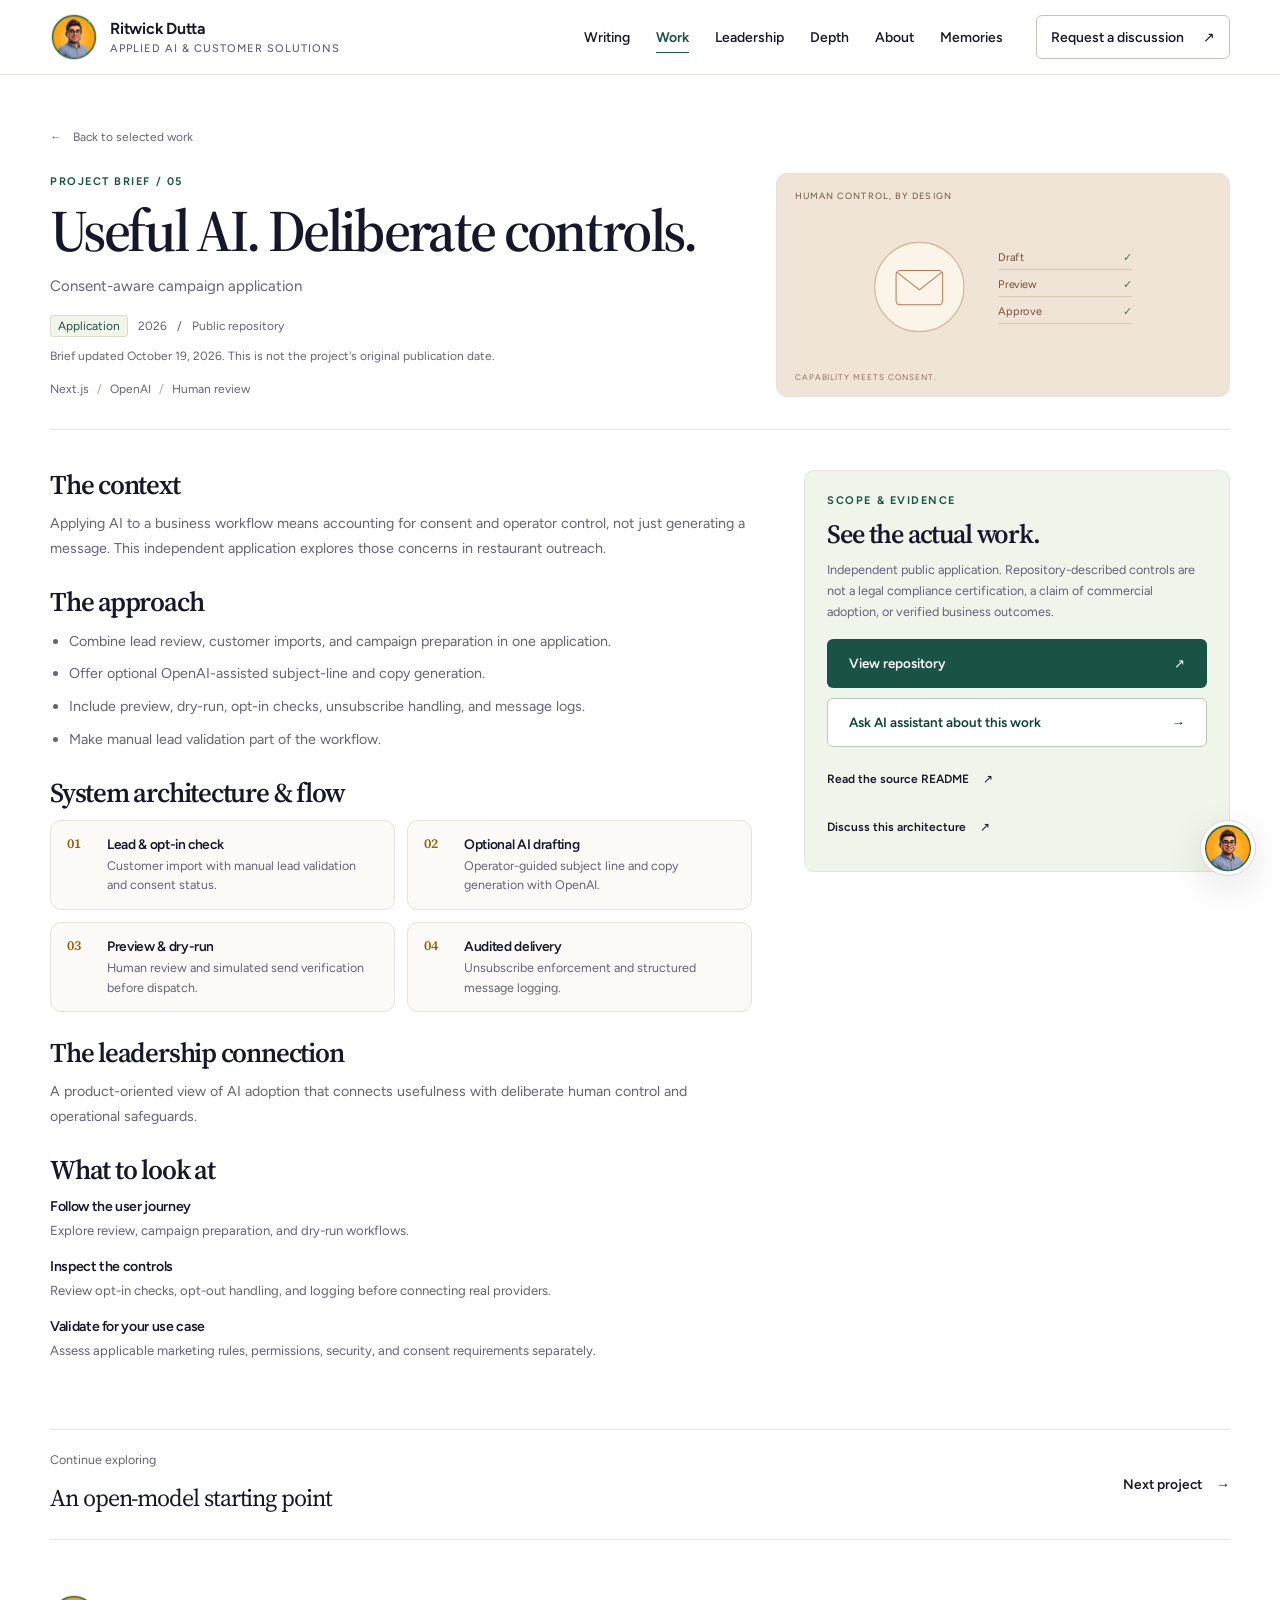
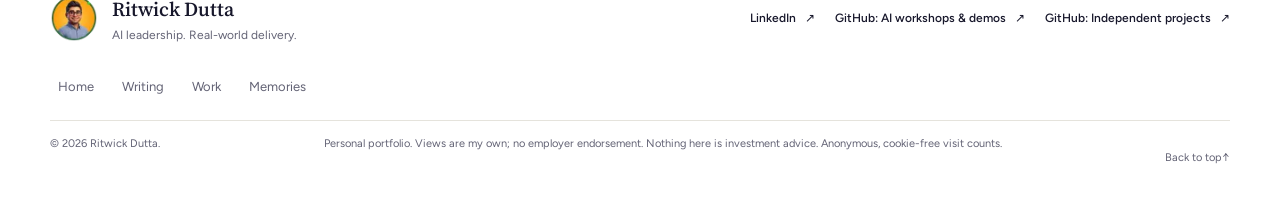
<file: work/consent-aware-campaigns/index.html>
<!DOCTYPE html><html lang="en"> <head><meta charset="UTF-8"><meta name="viewport" content="width=device-width, initial-scale=1, viewport-fit=cover"><meta name="description" content="An independent application combining optional AI-assisted campaign writing with opt-in, preview, and human review workflows."><meta name="author" content="Ritwick Dutta"><meta name="color-scheme" content="light"><meta name="format-detection" content="telephone=no"><meta name="theme-color" content="#ffffff"><meta name="robots" content="index, follow"><link rel="canonical" href="https://ritwickdutta.com/work/consent-aware-campaigns/"><link rel="alternate" hreflang="en" href="https://ritwickdutta.com/work/consent-aware-campaigns/"><link rel="alternate" hreflang="x-default" href="https://ritwickdutta.com/work/consent-aware-campaigns/"><link rel="icon" href="/_astro/brand-icon.CzYwvdHd_UjIq9.png" type="image/png" sizes="32x32"><link rel="apple-touch-icon" href="/_astro/brand-icon.CzYwvdHd_1CFBNq.png" sizes="180x180"><meta property="og:type" content="website"><meta property="og:title" content="Consent-aware campaign application | Ritwick Dutta"><meta property="og:description" content="An independent application combining optional AI-assisted campaign writing with opt-in, preview, and human review workflows."><meta property="og:url" content="https://ritwickdutta.com/work/consent-aware-campaigns/"><meta property="og:site_name" content="Ritwick Dutta"><meta property="og:locale" content="en_US"><meta property="og:image" content="https://ritwickdutta.com/_astro/social-card.CVUjkVky_3QflY.png"><meta property="og:image:secure_url" content="https://ritwickdutta.com/_astro/social-card.CVUjkVky_3QflY.png"><meta property="og:image:type" content="image/png"><meta property="og:image:width" content="1200"><meta property="og:image:height" content="630"><meta property="og:image:alt" content="Ritwick Dutta. I help enterprises turn AI ambition into capability."><meta name="twitter:card" content="summary_large_image"><meta name="twitter:title" content="Consent-aware campaign application | Ritwick Dutta"><meta name="twitter:description" content="An independent application combining optional AI-assisted campaign writing with opt-in, preview, and human review workflows."><meta name="twitter:image" content="https://ritwickdutta.com/_astro/social-card.CVUjkVky_3QflY.png"><meta name="twitter:image:alt" content="Ritwick Dutta. I help enterprises turn AI ambition into capability."><script type="application/ld+json">{"@context":"https://schema.org","@type":"WebPage","name":"Consent-aware campaign application | Ritwick Dutta","description":"An independent application combining optional AI-assisted campaign writing with opt-in, preview, and human review workflows.","url":"https://ritwickdutta.com/work/consent-aware-campaigns/","inLanguage":"en","dateModified":"2026-10-19","isPartOf":{"@type":"WebSite","@id":"https://ritwickdutta.com/#website","name":"Ritwick Dutta - AI leadership and customer solutions","url":"https://ritwickdutta.com/","inLanguage":"en"},"breadcrumb":{"@type":"BreadcrumbList","itemListElement":[{"@type":"ListItem","position":1,"name":"Home","item":"https://ritwickdutta.com/"},{"@type":"ListItem","position":2,"name":"Useful AI. Deliberate controls.","item":"https://ritwickdutta.com/work/consent-aware-campaigns/"}]},"author":{"@type":"Person","@id":"https://ritwickdutta.com/#ritwick-dutta","name":"Ritwick Dutta","url":"https://ritwickdutta.com/","description":"Ritwick Dutta is an applied AI architect at Microsoft focused on AI leadership, customer solutions, enterprise AI adoption, and production-ready GenAI and agentic systems.","image":"https://ritwickdutta.com/_astro/ritwick-portrait.OVi6_BrM_ZoFQlc.webp","jobTitle":"Applied AI Architect","worksFor":{"@type":"Organization","name":"Microsoft"},"homeLocation":{"@type":"Place","name":"Toronto, Canada"},"sameAs":["https://www.linkedin.com/in/ritwickdutta/","https://github.com/ritwickmicrosoft","https://github.com/rtdjin3000"],"knowsAbout":["Applied AI","Generative AI","Agentic systems","AI leadership","Customer solutions","Natural language processing","Machine learning","Data analytics","Database security","Statistical modelling","Quantitative investment management","Data storytelling","MLOps","Responsible AI","AI product development"]}}</script><script async data-goatcounter="https://ritwickdutta.goatcounter.com/count" src="https://gc.zgo.at/count.js"></script><title>Consent-aware campaign application | Ritwick Dutta</title><link rel="stylesheet" href="/_astro/Layout.c6FSOpwe.css"><script type="module" src="/_astro/page.Z7aXAJDY.js"></script></head> <body> <a class="skip-link" href="#main">Skip to content</a> <header class="site-header"> <div class="container header-inner"> <a class="brand" href="/" aria-label="Ritwick Dutta - home"> <img src="/_astro/brand-logo.Cd5ExV_H_Z2owRTU.webp" srcset="/_astro/brand-logo.Cd5ExV_H_Z2owRTU.webp 54w, /_astro/brand-logo.Cd5ExV_H_Z2nDy6W.webp 108w" alt sizes="54px" loading="eager" decoding="async" width="54" height="54" class="brand-logo"> <span>Ritwick Dutta<span class="brand-caption">APPLIED AI & CUSTOMER SOLUTIONS</span></span> </a> <button class="menu-toggle" data-menu-toggle aria-expanded="false" aria-controls="site-navigation" hidden> <span data-menu-label>Menu</span><span class="menu-lines" aria-hidden="true"></span> </button> <nav class="site-nav" id="site-navigation" aria-label="Main navigation"> <a href="/writing/" data-nav-target="writing">Writing</a> <a href="/#work" data-nav-target="work" class="is-active">Work</a> <a href="/#leadership" data-nav-target="leadership">Leadership</a> <a href="/#depth" data-nav-target="depth">Depth</a> <a href="/#about" data-nav-target="about">About</a> <a href="/gallery/" data-nav-target="gallery">Memories</a> <a class="nav-connect" href="mailto:rittwick.dutta@gmail.com" data-open-assistant="discussion">Request a discussion <span aria-hidden="true">&nearr;</span></a> </nav> </div> <div class="reading-progress" data-reading-progress aria-hidden="true"></div> </header> <main id="main">  <section class="container page-heading" id="top"> <a class="breadcrumb" href="/#work"><span aria-hidden="true">&larr;</span>Back to selected work</a> <div class="brief-heading"> <div> <p class="eyebrow">PROJECT BRIEF / 05</p> <h1>Useful AI. Deliberate controls.</h1> <p class="page-intro">Consent-aware campaign application</p> <div class="brief-meta"><span class="type-badge">Application</span><span>2026</span><span aria-hidden="true">/</span><span>Public repository</span></div> <p class="content-updated">Brief updated <time datetime="2026-10-19">October 19, 2026</time>. This is not the project's original publication date.</p> <ul class="tags" aria-label="Technologies and themes"><li>Next.js</li><li>OpenAI</li><li>Human review</li></ul> <div class="brief-mobile-actions"> <a class="button button-dark" href="https://github.com/rtdjin3000/marketing_campaign_engine" target="_blank" rel="noopener noreferrer">View repository<span aria-hidden="true">&nearr;</span><span class="sr-only"> (opens in a new tab)</span></a> <button type="button" class="button button-outline brief-ask-button" data-ask-assistant="How does Ritwick's consent-aware campaign application combine AI drafting with human controls?">Ask AI about this work<span aria-hidden="true">&rarr;</span></button> </div> </div> <div class="project-visual visual-campaign" aria-hidden="true">      <span class="visual-kicker">HUMAN CONTROL, BY DESIGN</span> <div class="campaign-graphic"><span class="campaign-letter"><svg viewBox="0 0 64 48"><rect x="2" y="2" width="60" height="44" rx="5"></rect><path d="m3 4 29 23L61 4"></path></svg></span><div><span>Draft <i>&check;</i></span><span>Preview <i>&check;</i></span><span>Approve <i>&check;</i></span></div></div> <span class="visual-footnote">CAPABILITY MEETS CONSENT.</span>    </div> </div> </section> <div class="container brief-layout"> <div> <section class="brief-section"><h2>The context</h2><p>Applying AI to a business workflow means accounting for consent and operator control, not just generating a message. This independent application explores those concerns in restaurant outreach.</p></section> <section class="brief-section"><h2>The approach</h2><ul><li>Combine lead review, customer imports, and campaign preparation in one application.</li><li>Offer optional OpenAI-assisted subject-line and copy generation.</li><li>Include preview, dry-run, opt-in checks, unsubscribe handling, and message logs.</li><li>Make manual lead validation part of the workflow.</li></ul></section> <section class="brief-section brief-architecture" data-architecture-blueprint> <h2>System architecture &amp; flow</h2> <ol class="architecture-flow"> <li> <span class="architecture-step">01</span> <div> <h3>Lead &amp; opt-in check</h3> <p>Customer import with manual lead validation and consent status.</p> </div> </li><li> <span class="architecture-step">02</span> <div> <h3>Optional AI drafting</h3> <p>Operator-guided subject line and copy generation with OpenAI.</p> </div> </li><li> <span class="architecture-step">03</span> <div> <h3>Preview &amp; dry-run</h3> <p>Human review and simulated send verification before dispatch.</p> </div> </li><li> <span class="architecture-step">04</span> <div> <h3>Audited delivery</h3> <p>Unsubscribe enforcement and structured message logging.</p> </div> </li> </ol> </section> <section class="brief-section"><h2>The leadership connection</h2><p>A product-oriented view of AI adoption that connects usefulness with deliberate human control and operational safeguards.</p></section> <section class="brief-section"><h2>What to look at</h2><div class="review-list"><div><h3>Follow the user journey</h3><p>Explore review, campaign preparation, and dry-run workflows.</p></div><div><h3>Inspect the controls</h3><p>Review opt-in checks, opt-out handling, and logging before connecting real providers.</p></div><div><h3>Validate for your use case</h3><p>Assess applicable marketing rules, permissions, security, and consent requirements separately.</p></div></div></section> </div> <aside class="brief-sidebar"> <p class="eyebrow">SCOPE & EVIDENCE</p><h2>See the actual work.</h2> <p>Independent public application. Repository-described controls are not a legal compliance certification, a claim of commercial adoption, or verified business outcomes.</p> <a class="button button-dark" href="https://github.com/rtdjin3000/marketing_campaign_engine" target="_blank" rel="noopener noreferrer">View repository<span aria-hidden="true">&nearr;</span><span class="sr-only"> (opens in a new tab)</span></a> <button type="button" class="button button-outline brief-ask-button" data-ask-assistant="How does Ritwick's consent-aware campaign application combine AI drafting with human controls?">Ask AI assistant about this work<span aria-hidden="true">&rarr;</span></button> <a class="text-link" href="https://github.com/rtdjin3000/marketing_campaign_engine/blob/main/README.md" target="_blank" rel="noopener noreferrer">Read the source README<span aria-hidden="true">&nearr;</span><span class="sr-only"> (opens in a new tab)</span></a> <a class="text-link brief-discuss-link" href="mailto:rittwick.dutta@gmail.com?subject=Consent-aware%20campaign%20application" data-open-assistant="discussion" data-discussion-topic="leadership">Discuss this architecture<span aria-hidden="true">&nearr;</span></a> </aside> </div> <div class="container brief-next"> <div><p>Continue exploring</p><h2><a href="/work/open-model-conversations/">An open-model starting point</a></h2></div> <a class="text-link" href="/work/open-model-conversations/">Next project<span aria-hidden="true">&rarr;</span><span class="sr-only">: Falcon + LangChain + Chainlit</span></a> </div>  </main> <footer class="site-footer"> <div class="container footer-top"> <a class="footer-brand" href="/" aria-label="Ritwick Dutta - home"> <img src="/_astro/brand-logo.Cd5ExV_H_Z2owRTU.webp" srcset="/_astro/brand-logo.Cd5ExV_H_Z2owRTU.webp 54w, /_astro/brand-logo.Cd5ExV_H_Z2nDy6W.webp 108w" alt sizes="54px" loading="lazy" decoding="async" width="54" height="54" class="brand-logo"> <span class="footer-name">Ritwick Dutta<span>AI leadership. Real-world delivery.</span></span> </a> <nav class="footer-links" aria-label="Social profiles"> <a href="https://www.linkedin.com/in/ritwickdutta/" target="_blank" rel="noopener noreferrer">LinkedIn <span class="sr-only">(opens in a new tab)</span><span aria-hidden="true">&nearr;</span></a> <a href="https://github.com/ritwickmicrosoft" target="_blank" rel="noopener noreferrer">GitHub: AI workshops &amp; demos<span class="sr-only"> (opens in a new tab)</span><span aria-hidden="true">&nearr;</span></a><a href="https://github.com/rtdjin3000" target="_blank" rel="noopener noreferrer">GitHub: Independent projects<span class="sr-only"> (opens in a new tab)</span><span aria-hidden="true">&nearr;</span></a> </nav> </div> <nav class="container footer-site-nav" aria-label="Explore the site"> <a href="/">Home</a> <a href="/writing/">Writing</a> <a href="/#work">Work</a> <a href="/gallery/">Memories</a> </nav> <div class="container footer-bottom"> <p>&copy; 2026 Ritwick Dutta.</p> <p>Personal portfolio. Views are my own; no employer endorsement. Nothing here is investment advice. Anonymous, cookie-free visit counts.</p> <a href="#top">Back to top <span aria-hidden="true">&uarr;</span></a> </div> </footer> <button class="assistant-launcher" type="button" data-assistant-launcher hidden aria-label="Ask Ritwick" aria-haspopup="dialog" aria-keyshortcuts="Control+K Meta+K" data-astro-cid-bitmefoy> <img src="/_astro/brand-icon.CzYwvdHd_vXztb.webp" alt loading="eager" data-astro-cid-bitmefoy="true" decoding="async" width="96" height="96" class="assistant-launcher-mark"> <span class="assistant-launcher-label" data-astro-cid-bitmefoy><strong data-astro-cid-bitmefoy>Ask Ritwick</strong></span> <kbd class="assistant-shortcut" data-assistant-shortcut aria-hidden="true" data-astro-cid-bitmefoy>⌘K</kbd> </button> <dialog class="assistant-dialog" data-assistant-dialog data-api-base="https://ritwickdutta-portfolio-api-fgnldppt2a-uc.a.run.app" data-astro-cid-bitmefoy> <div class="assistant-shell" data-astro-cid-bitmefoy> <header class="assistant-header" data-astro-cid-bitmefoy> <div class="assistant-identity" data-astro-cid-bitmefoy> <img src="/_astro/brand-icon.CzYwvdHd_umvJF.webp" alt loading="lazy" data-astro-cid-bitmefoy="true" decoding="async" width="42" height="42"> <div data-astro-cid-bitmefoy><strong data-astro-cid-bitmefoy>Ritwick's AI portfolio assistant</strong></div> </div> <button type="button" class="assistant-close" data-assistant-close aria-label="Close assistant" data-astro-cid-bitmefoy>&times;</button> </header> <div class="assistant-tabs" role="tablist" aria-label="Assistant options" data-astro-cid-bitmefoy> <button type="button" id="assistant-tab-chat" role="tab" aria-selected="true" aria-controls="assistant-panel-chat" data-assistant-tab="chat" data-astro-cid-bitmefoy>Ask Ritwick</button> <button type="button" id="assistant-tab-discussion" role="tab" aria-selected="false" aria-controls="assistant-panel-discussion" data-assistant-tab="discussion" tabindex="-1" data-astro-cid-bitmefoy>Request a discussion</button> </div> <section id="assistant-panel-chat" class="assistant-panel assistant-chat" role="tabpanel" aria-labelledby="assistant-tab-chat" data-assistant-panel="chat" data-astro-cid-bitmefoy> <div class="assistant-suggestions" aria-label="Suggested questions" data-astro-cid-bitmefoy> <button type="button" data-chat-suggestion="What is RAG?" data-astro-cid-bitmefoy>What is RAG?</button> <button type="button" data-chat-suggestion="What has Ritwick built for enterprise AI?" data-astro-cid-bitmefoy>Enterprise AI work</button> <button type="button" data-chat-suggestion="What is Ritwick's experience with NLP?" data-astro-cid-bitmefoy>NLP depth</button> <button type="button" data-chat-suggestion="How does Ritwick approach AI leadership?" data-astro-cid-bitmefoy>Leadership approach</button> </div> <div class="assistant-messages" data-chat-messages role="log" aria-live="polite" aria-relevant="additions" data-astro-cid-bitmefoy> <article class="assistant-message assistant-message-system" data-astro-cid-bitmefoy> <p data-astro-cid-bitmefoy>Hello, welcome to Ritwick's Intellectual Companionship. Let me know what interests you.</p> </article> </div> <form class="assistant-chat-form" data-chat-form data-astro-cid-bitmefoy> <label class="sr-only" for="assistant-question" data-astro-cid-bitmefoy>Question for the portfolio assistant</label> <textarea id="assistant-question" name="question" rows="2" minlength="2" maxlength="500" placeholder="What would you like to know?" required data-chat-input data-astro-cid-bitmefoy></textarea> <button type="submit" class="assistant-submit" data-astro-cid-bitmefoy>Send <span aria-hidden="true" data-astro-cid-bitmefoy>&uarr;</span></button> </form> <p class="assistant-privacy" data-astro-cid-bitmefoy>Messages are processed by an AI service to generate replies and are not stored on this website. Please avoid sharing sensitive details. Replies may be incomplete.</p> </section> <section id="assistant-panel-discussion" class="assistant-panel assistant-discussion" role="tabpanel" aria-labelledby="assistant-tab-discussion" data-assistant-panel="discussion" hidden data-astro-cid-bitmefoy> <div class="assistant-scope" data-astro-cid-bitmefoy> <strong data-astro-cid-bitmefoy>Request a conversation</strong> <p data-astro-cid-bitmefoy>This sends Ritwick an email with your context and preferred availability. It does not confirm a calendar booking.</p> </div> <form class="discussion-form" data-discussion-form data-astro-cid-bitmefoy> <input type="hidden" name="startedAt" data-discussion-started data-astro-cid-bitmefoy> <div class="discussion-honeypot" aria-hidden="true" data-astro-cid-bitmefoy> <label for="discussion-website" data-astro-cid-bitmefoy>Website</label> <input id="discussion-website" name="website" type="text" tabindex="-1" autocomplete="off" data-astro-cid-bitmefoy> </div> <label data-astro-cid-bitmefoy>Name<input name="name" type="text" minlength="2" maxlength="120" autocomplete="name" required data-astro-cid-bitmefoy></label> <label data-astro-cid-bitmefoy>Email<input name="email" type="email" maxlength="254" autocomplete="email" required data-astro-cid-bitmefoy></label> <label class="discussion-optional" data-astro-cid-bitmefoy>Organization or role <span data-astro-cid-bitmefoy>Optional</span><input name="organization" type="text" maxlength="160" autocomplete="organization" data-astro-cid-bitmefoy></label> <label data-astro-cid-bitmefoy>Discussion topic
<select name="topic" required data-astro-cid-bitmefoy> <option value="" data-astro-cid-bitmefoy>Choose a topic</option> <option value="ai-strategy" data-astro-cid-bitmefoy>AI strategy</option> <option value="agentic-systems" data-astro-cid-bitmefoy>Agentic systems</option> <option value="platform-architecture" data-astro-cid-bitmefoy>Platform architecture</option> <option value="leadership" data-astro-cid-bitmefoy>AI and customer-solution leadership</option> <option value="other" data-astro-cid-bitmefoy>Other</option> </select> </label> <label data-astro-cid-bitmefoy>Preferred availability<input name="availability" type="text" minlength="3" maxlength="300" placeholder="For example: Tuesday or Thursday afternoon" required data-astro-cid-bitmefoy></label> <label class="discussion-zone-field" data-astro-cid-bitmefoy>Time zone<input name="timezone" type="text" minlength="2" maxlength="80" autocomplete="off" required data-discussion-timezone data-astro-cid-bitmefoy></label> <p class="discussion-zone" data-astro-cid-bitmefoy><span data-astro-cid-bitmefoy>Time zone: <strong data-zone-value data-astro-cid-bitmefoy></strong></span><button type="button" data-zone-edit aria-label="Change time zone" data-astro-cid-bitmefoy>Change</button></p> <label class="discussion-message" data-astro-cid-bitmefoy>Context or message<textarea name="message" rows="3" minlength="10" maxlength="2000" required data-astro-cid-bitmefoy></textarea></label> <label class="discussion-consent" data-astro-cid-bitmefoy><input name="consent" type="checkbox" value="true" required data-astro-cid-bitmefoy><span data-astro-cid-bitmefoy>I agree to have this information emailed to Ritwick so he can respond to my request.</span></label> <div class="discussion-actions" data-astro-cid-bitmefoy> <button type="submit" class="button button-dark discussion-submit" data-astro-cid-bitmefoy>Send discussion request <span aria-hidden="true" data-astro-cid-bitmefoy>&nearr;</span></button> <p class="discussion-status" data-discussion-status role="status" aria-live="polite" data-astro-cid-bitmefoy></p> </div> </form> <p class="assistant-privacy" data-astro-cid-bitmefoy>Form details are emailed to rittwick.dutta@gmail.com. They are not stored in the website database.</p> </section> </div> </dialog> <noscript> <p class="assistant-noscript" data-astro-cid-bitmefoy>To request a discussion, email <a href="mailto:rittwick.dutta@gmail.com" data-astro-cid-bitmefoy>rittwick.dutta@gmail.com</a>.</p> </noscript> <script type="module" src="/_astro/AssistantPanel.astro_astro_type_script_index_0_lang.Bv1ekR_S.js"></script> <script type="module" src="/_astro/Layout.astro_astro_type_script_index_0_lang.DrBPqpuC.js"></script> </body> </html>
</file>
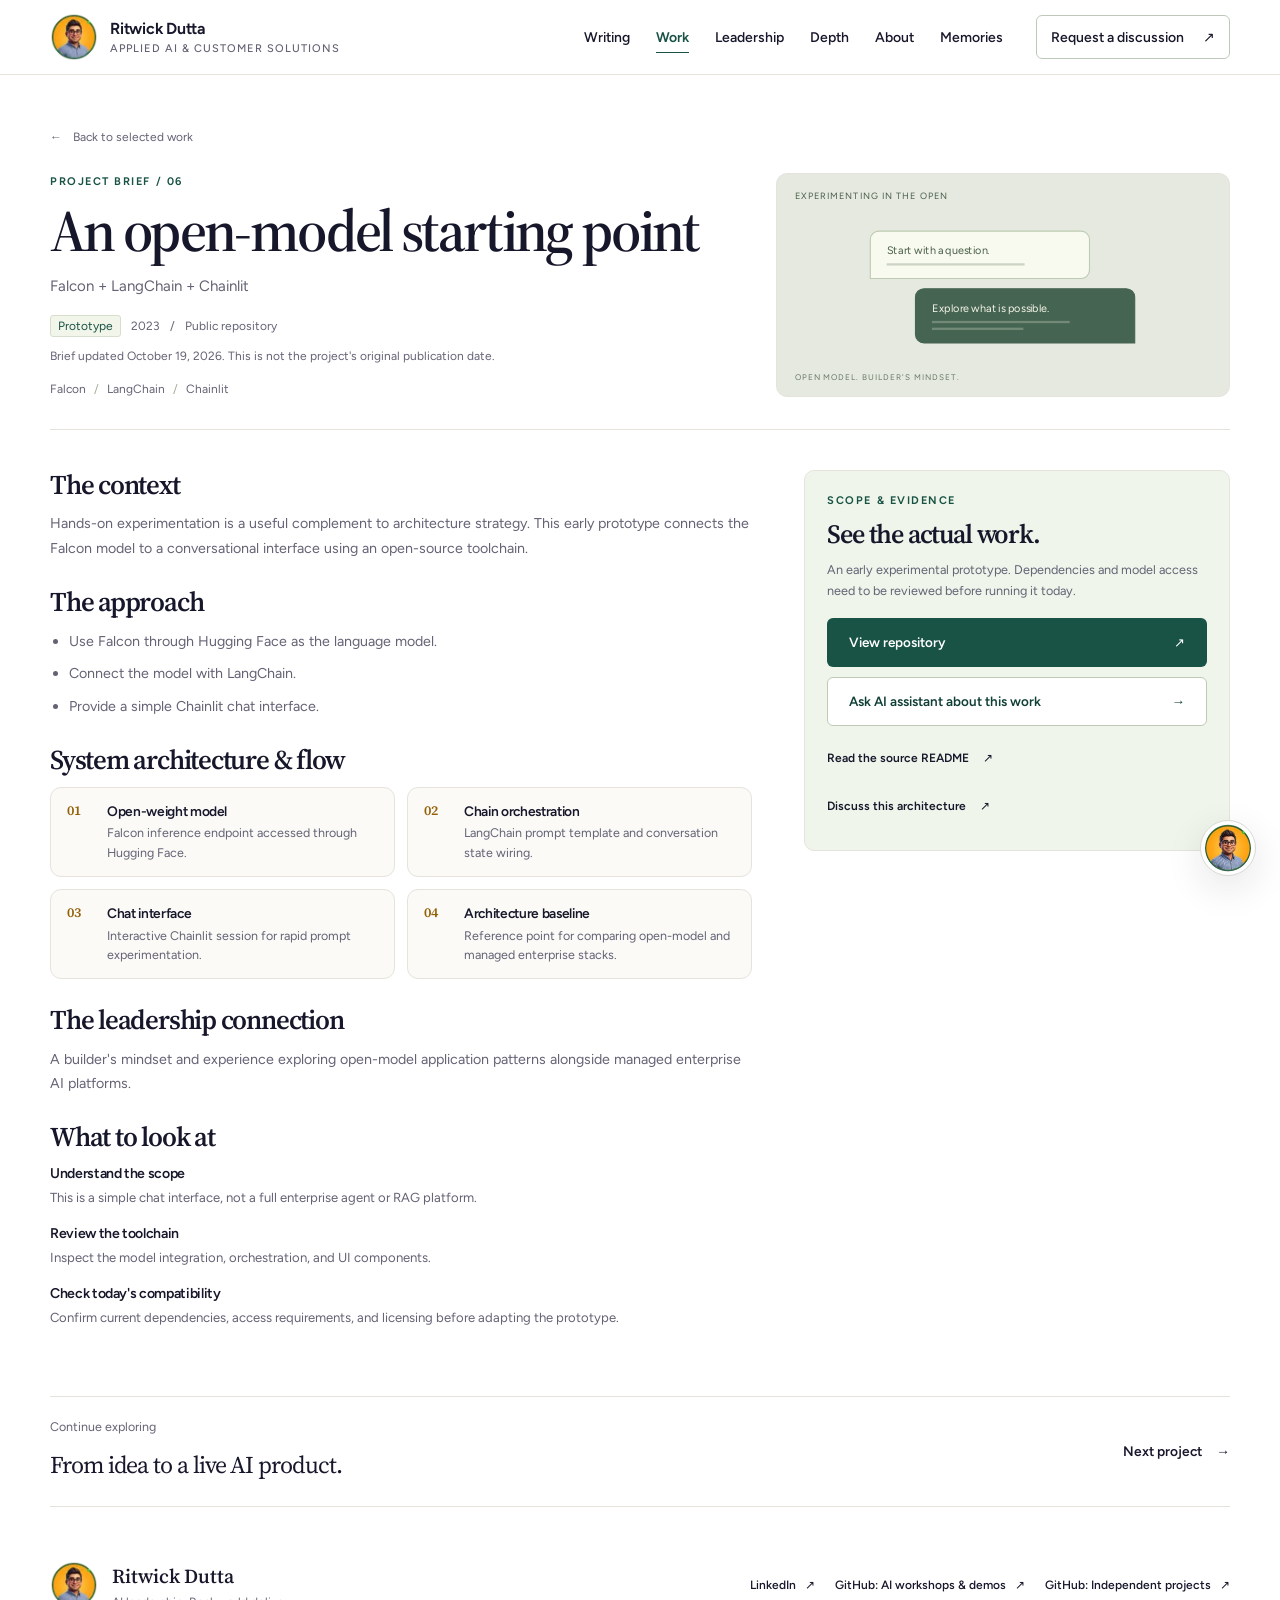
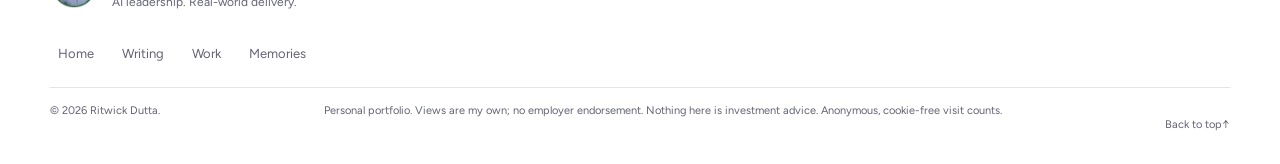
<file: work/open-model-conversations/index.html>
<!DOCTYPE html><html lang="en"> <head><meta charset="UTF-8"><meta name="viewport" content="width=device-width, initial-scale=1, viewport-fit=cover"><meta name="description" content="A lightweight conversational prototype exploring an open model, orchestration, and a simple chat interface."><meta name="author" content="Ritwick Dutta"><meta name="color-scheme" content="light"><meta name="format-detection" content="telephone=no"><meta name="theme-color" content="#ffffff"><meta name="robots" content="index, follow"><link rel="canonical" href="https://ritwickdutta.com/work/open-model-conversations/"><link rel="alternate" hreflang="en" href="https://ritwickdutta.com/work/open-model-conversations/"><link rel="alternate" hreflang="x-default" href="https://ritwickdutta.com/work/open-model-conversations/"><link rel="icon" href="/_astro/brand-icon.CzYwvdHd_UjIq9.png" type="image/png" sizes="32x32"><link rel="apple-touch-icon" href="/_astro/brand-icon.CzYwvdHd_1CFBNq.png" sizes="180x180"><meta property="og:type" content="website"><meta property="og:title" content="Falcon + LangChain + Chainlit | Ritwick Dutta"><meta property="og:description" content="A lightweight conversational prototype exploring an open model, orchestration, and a simple chat interface."><meta property="og:url" content="https://ritwickdutta.com/work/open-model-conversations/"><meta property="og:site_name" content="Ritwick Dutta"><meta property="og:locale" content="en_US"><meta property="og:image" content="https://ritwickdutta.com/_astro/social-card.CVUjkVky_3QflY.png"><meta property="og:image:secure_url" content="https://ritwickdutta.com/_astro/social-card.CVUjkVky_3QflY.png"><meta property="og:image:type" content="image/png"><meta property="og:image:width" content="1200"><meta property="og:image:height" content="630"><meta property="og:image:alt" content="Ritwick Dutta. I help enterprises turn AI ambition into capability."><meta name="twitter:card" content="summary_large_image"><meta name="twitter:title" content="Falcon + LangChain + Chainlit | Ritwick Dutta"><meta name="twitter:description" content="A lightweight conversational prototype exploring an open model, orchestration, and a simple chat interface."><meta name="twitter:image" content="https://ritwickdutta.com/_astro/social-card.CVUjkVky_3QflY.png"><meta name="twitter:image:alt" content="Ritwick Dutta. I help enterprises turn AI ambition into capability."><script type="application/ld+json">{"@context":"https://schema.org","@type":"WebPage","name":"Falcon + LangChain + Chainlit | Ritwick Dutta","description":"A lightweight conversational prototype exploring an open model, orchestration, and a simple chat interface.","url":"https://ritwickdutta.com/work/open-model-conversations/","inLanguage":"en","dateModified":"2026-10-19","isPartOf":{"@type":"WebSite","@id":"https://ritwickdutta.com/#website","name":"Ritwick Dutta - AI leadership and customer solutions","url":"https://ritwickdutta.com/","inLanguage":"en"},"breadcrumb":{"@type":"BreadcrumbList","itemListElement":[{"@type":"ListItem","position":1,"name":"Home","item":"https://ritwickdutta.com/"},{"@type":"ListItem","position":2,"name":"An open-model starting point","item":"https://ritwickdutta.com/work/open-model-conversations/"}]},"author":{"@type":"Person","@id":"https://ritwickdutta.com/#ritwick-dutta","name":"Ritwick Dutta","url":"https://ritwickdutta.com/","description":"Ritwick Dutta is an applied AI architect at Microsoft focused on AI leadership, customer solutions, enterprise AI adoption, and production-ready GenAI and agentic systems.","image":"https://ritwickdutta.com/_astro/ritwick-portrait.OVi6_BrM_ZoFQlc.webp","jobTitle":"Applied AI Architect","worksFor":{"@type":"Organization","name":"Microsoft"},"homeLocation":{"@type":"Place","name":"Toronto, Canada"},"sameAs":["https://www.linkedin.com/in/ritwickdutta/","https://github.com/ritwickmicrosoft","https://github.com/rtdjin3000"],"knowsAbout":["Applied AI","Generative AI","Agentic systems","AI leadership","Customer solutions","Natural language processing","Machine learning","Data analytics","Database security","Statistical modelling","Quantitative investment management","Data storytelling","MLOps","Responsible AI","AI product development"]}}</script><script async data-goatcounter="https://ritwickdutta.goatcounter.com/count" src="https://gc.zgo.at/count.js"></script><title>Falcon + LangChain + Chainlit | Ritwick Dutta</title><link rel="stylesheet" href="/_astro/Layout.c6FSOpwe.css"><script type="module" src="/_astro/page.Z7aXAJDY.js"></script></head> <body> <a class="skip-link" href="#main">Skip to content</a> <header class="site-header"> <div class="container header-inner"> <a class="brand" href="/" aria-label="Ritwick Dutta - home"> <img src="/_astro/brand-logo.Cd5ExV_H_Z2owRTU.webp" srcset="/_astro/brand-logo.Cd5ExV_H_Z2owRTU.webp 54w, /_astro/brand-logo.Cd5ExV_H_Z2nDy6W.webp 108w" alt sizes="54px" loading="eager" decoding="async" width="54" height="54" class="brand-logo"> <span>Ritwick Dutta<span class="brand-caption">APPLIED AI & CUSTOMER SOLUTIONS</span></span> </a> <button class="menu-toggle" data-menu-toggle aria-expanded="false" aria-controls="site-navigation" hidden> <span data-menu-label>Menu</span><span class="menu-lines" aria-hidden="true"></span> </button> <nav class="site-nav" id="site-navigation" aria-label="Main navigation"> <a href="/writing/" data-nav-target="writing">Writing</a> <a href="/#work" data-nav-target="work" class="is-active">Work</a> <a href="/#leadership" data-nav-target="leadership">Leadership</a> <a href="/#depth" data-nav-target="depth">Depth</a> <a href="/#about" data-nav-target="about">About</a> <a href="/gallery/" data-nav-target="gallery">Memories</a> <a class="nav-connect" href="mailto:rittwick.dutta@gmail.com" data-open-assistant="discussion">Request a discussion <span aria-hidden="true">&nearr;</span></a> </nav> </div> <div class="reading-progress" data-reading-progress aria-hidden="true"></div> </header> <main id="main">  <section class="container page-heading" id="top"> <a class="breadcrumb" href="/#work"><span aria-hidden="true">&larr;</span>Back to selected work</a> <div class="brief-heading"> <div> <p class="eyebrow">PROJECT BRIEF / 06</p> <h1>An open-model starting point</h1> <p class="page-intro">Falcon + LangChain + Chainlit</p> <div class="brief-meta"><span class="type-badge">Prototype</span><span>2023</span><span aria-hidden="true">/</span><span>Public repository</span></div> <p class="content-updated">Brief updated <time datetime="2026-10-19">October 19, 2026</time>. This is not the project's original publication date.</p> <ul class="tags" aria-label="Technologies and themes"><li>Falcon</li><li>LangChain</li><li>Chainlit</li></ul> <div class="brief-mobile-actions"> <a class="button button-dark" href="https://github.com/rtdjin3000/falcon_chat" target="_blank" rel="noopener noreferrer">View repository<span aria-hidden="true">&nearr;</span><span class="sr-only"> (opens in a new tab)</span></a> <button type="button" class="button button-outline brief-ask-button" data-ask-assistant="What does Ritwick's open-model conversation prototype with Falcon and LangChain demonstrate?">Ask AI about this work<span aria-hidden="true">&rarr;</span></button> </div> </div> <div class="project-visual visual-chat" aria-hidden="true">       <span class="visual-kicker">EXPERIMENTING IN THE OPEN</span> <div class="chat-graphic"><span>Start with a question.<i></i></span><span>Explore what is possible.<i></i><i></i></span></div> <span class="visual-footnote">OPEN MODEL. BUILDER'S MINDSET.</span>   </div> </div> </section> <div class="container brief-layout"> <div> <section class="brief-section"><h2>The context</h2><p>Hands-on experimentation is a useful complement to architecture strategy. This early prototype connects the Falcon model to a conversational interface using an open-source toolchain.</p></section> <section class="brief-section"><h2>The approach</h2><ul><li>Use Falcon through Hugging Face as the language model.</li><li>Connect the model with LangChain.</li><li>Provide a simple Chainlit chat interface.</li></ul></section> <section class="brief-section brief-architecture" data-architecture-blueprint> <h2>System architecture &amp; flow</h2> <ol class="architecture-flow"> <li> <span class="architecture-step">01</span> <div> <h3>Open-weight model</h3> <p>Falcon inference endpoint accessed through Hugging Face.</p> </div> </li><li> <span class="architecture-step">02</span> <div> <h3>Chain orchestration</h3> <p>LangChain prompt template and conversation state wiring.</p> </div> </li><li> <span class="architecture-step">03</span> <div> <h3>Chat interface</h3> <p>Interactive Chainlit session for rapid prompt experimentation.</p> </div> </li><li> <span class="architecture-step">04</span> <div> <h3>Architecture baseline</h3> <p>Reference point for comparing open-model and managed enterprise stacks.</p> </div> </li> </ol> </section> <section class="brief-section"><h2>The leadership connection</h2><p>A builder&#39;s mindset and experience exploring open-model application patterns alongside managed enterprise AI platforms.</p></section> <section class="brief-section"><h2>What to look at</h2><div class="review-list"><div><h3>Understand the scope</h3><p>This is a simple chat interface, not a full enterprise agent or RAG platform.</p></div><div><h3>Review the toolchain</h3><p>Inspect the model integration, orchestration, and UI components.</p></div><div><h3>Check today&#39;s compatibility</h3><p>Confirm current dependencies, access requirements, and licensing before adapting the prototype.</p></div></div></section> </div> <aside class="brief-sidebar"> <p class="eyebrow">SCOPE & EVIDENCE</p><h2>See the actual work.</h2> <p>An early experimental prototype. Dependencies and model access need to be reviewed before running it today.</p> <a class="button button-dark" href="https://github.com/rtdjin3000/falcon_chat" target="_blank" rel="noopener noreferrer">View repository<span aria-hidden="true">&nearr;</span><span class="sr-only"> (opens in a new tab)</span></a> <button type="button" class="button button-outline brief-ask-button" data-ask-assistant="What does Ritwick's open-model conversation prototype with Falcon and LangChain demonstrate?">Ask AI assistant about this work<span aria-hidden="true">&rarr;</span></button> <a class="text-link" href="https://github.com/rtdjin3000/falcon_chat/blob/main/README.md" target="_blank" rel="noopener noreferrer">Read the source README<span aria-hidden="true">&nearr;</span><span class="sr-only"> (opens in a new tab)</span></a> <a class="text-link brief-discuss-link" href="mailto:rittwick.dutta@gmail.com?subject=Falcon%20%2B%20LangChain%20%2B%20Chainlit" data-open-assistant="discussion" data-discussion-topic="agentic-systems">Discuss this architecture<span aria-hidden="true">&nearr;</span></a> </aside> </div> <div class="container brief-next"> <div><p>Continue exploring</p><h2><a href="/work/axolytica/">From idea to a live AI product.</a></h2></div> <a class="text-link" href="/work/axolytica/">Next project<span aria-hidden="true">&rarr;</span><span class="sr-only">: Axolytica, a live founder-built AI wellness venture</span></a> </div>  </main> <footer class="site-footer"> <div class="container footer-top"> <a class="footer-brand" href="/" aria-label="Ritwick Dutta - home"> <img src="/_astro/brand-logo.Cd5ExV_H_Z2owRTU.webp" srcset="/_astro/brand-logo.Cd5ExV_H_Z2owRTU.webp 54w, /_astro/brand-logo.Cd5ExV_H_Z2nDy6W.webp 108w" alt sizes="54px" loading="lazy" decoding="async" width="54" height="54" class="brand-logo"> <span class="footer-name">Ritwick Dutta<span>AI leadership. Real-world delivery.</span></span> </a> <nav class="footer-links" aria-label="Social profiles"> <a href="https://www.linkedin.com/in/ritwickdutta/" target="_blank" rel="noopener noreferrer">LinkedIn <span class="sr-only">(opens in a new tab)</span><span aria-hidden="true">&nearr;</span></a> <a href="https://github.com/ritwickmicrosoft" target="_blank" rel="noopener noreferrer">GitHub: AI workshops &amp; demos<span class="sr-only"> (opens in a new tab)</span><span aria-hidden="true">&nearr;</span></a><a href="https://github.com/rtdjin3000" target="_blank" rel="noopener noreferrer">GitHub: Independent projects<span class="sr-only"> (opens in a new tab)</span><span aria-hidden="true">&nearr;</span></a> </nav> </div> <nav class="container footer-site-nav" aria-label="Explore the site"> <a href="/">Home</a> <a href="/writing/">Writing</a> <a href="/#work">Work</a> <a href="/gallery/">Memories</a> </nav> <div class="container footer-bottom"> <p>&copy; 2026 Ritwick Dutta.</p> <p>Personal portfolio. Views are my own; no employer endorsement. Nothing here is investment advice. Anonymous, cookie-free visit counts.</p> <a href="#top">Back to top <span aria-hidden="true">&uarr;</span></a> </div> </footer> <button class="assistant-launcher" type="button" data-assistant-launcher hidden aria-label="Ask Ritwick" aria-haspopup="dialog" aria-keyshortcuts="Control+K Meta+K" data-astro-cid-bitmefoy> <img src="/_astro/brand-icon.CzYwvdHd_vXztb.webp" alt loading="eager" data-astro-cid-bitmefoy="true" decoding="async" width="96" height="96" class="assistant-launcher-mark"> <span class="assistant-launcher-label" data-astro-cid-bitmefoy><strong data-astro-cid-bitmefoy>Ask Ritwick</strong></span> <kbd class="assistant-shortcut" data-assistant-shortcut aria-hidden="true" data-astro-cid-bitmefoy>⌘K</kbd> </button> <dialog class="assistant-dialog" data-assistant-dialog data-api-base="https://ritwickdutta-portfolio-api-fgnldppt2a-uc.a.run.app" data-astro-cid-bitmefoy> <div class="assistant-shell" data-astro-cid-bitmefoy> <header class="assistant-header" data-astro-cid-bitmefoy> <div class="assistant-identity" data-astro-cid-bitmefoy> <img src="/_astro/brand-icon.CzYwvdHd_umvJF.webp" alt loading="lazy" data-astro-cid-bitmefoy="true" decoding="async" width="42" height="42"> <div data-astro-cid-bitmefoy><strong data-astro-cid-bitmefoy>Ritwick's AI portfolio assistant</strong></div> </div> <button type="button" class="assistant-close" data-assistant-close aria-label="Close assistant" data-astro-cid-bitmefoy>&times;</button> </header> <div class="assistant-tabs" role="tablist" aria-label="Assistant options" data-astro-cid-bitmefoy> <button type="button" id="assistant-tab-chat" role="tab" aria-selected="true" aria-controls="assistant-panel-chat" data-assistant-tab="chat" data-astro-cid-bitmefoy>Ask Ritwick</button> <button type="button" id="assistant-tab-discussion" role="tab" aria-selected="false" aria-controls="assistant-panel-discussion" data-assistant-tab="discussion" tabindex="-1" data-astro-cid-bitmefoy>Request a discussion</button> </div> <section id="assistant-panel-chat" class="assistant-panel assistant-chat" role="tabpanel" aria-labelledby="assistant-tab-chat" data-assistant-panel="chat" data-astro-cid-bitmefoy> <div class="assistant-suggestions" aria-label="Suggested questions" data-astro-cid-bitmefoy> <button type="button" data-chat-suggestion="What is RAG?" data-astro-cid-bitmefoy>What is RAG?</button> <button type="button" data-chat-suggestion="What has Ritwick built for enterprise AI?" data-astro-cid-bitmefoy>Enterprise AI work</button> <button type="button" data-chat-suggestion="What is Ritwick's experience with NLP?" data-astro-cid-bitmefoy>NLP depth</button> <button type="button" data-chat-suggestion="How does Ritwick approach AI leadership?" data-astro-cid-bitmefoy>Leadership approach</button> </div> <div class="assistant-messages" data-chat-messages role="log" aria-live="polite" aria-relevant="additions" data-astro-cid-bitmefoy> <article class="assistant-message assistant-message-system" data-astro-cid-bitmefoy> <p data-astro-cid-bitmefoy>Hello, welcome to Ritwick's Intellectual Companionship. Let me know what interests you.</p> </article> </div> <form class="assistant-chat-form" data-chat-form data-astro-cid-bitmefoy> <label class="sr-only" for="assistant-question" data-astro-cid-bitmefoy>Question for the portfolio assistant</label> <textarea id="assistant-question" name="question" rows="2" minlength="2" maxlength="500" placeholder="What would you like to know?" required data-chat-input data-astro-cid-bitmefoy></textarea> <button type="submit" class="assistant-submit" data-astro-cid-bitmefoy>Send <span aria-hidden="true" data-astro-cid-bitmefoy>&uarr;</span></button> </form> <p class="assistant-privacy" data-astro-cid-bitmefoy>Messages are processed by an AI service to generate replies and are not stored on this website. Please avoid sharing sensitive details. Replies may be incomplete.</p> </section> <section id="assistant-panel-discussion" class="assistant-panel assistant-discussion" role="tabpanel" aria-labelledby="assistant-tab-discussion" data-assistant-panel="discussion" hidden data-astro-cid-bitmefoy> <div class="assistant-scope" data-astro-cid-bitmefoy> <strong data-astro-cid-bitmefoy>Request a conversation</strong> <p data-astro-cid-bitmefoy>This sends Ritwick an email with your context and preferred availability. It does not confirm a calendar booking.</p> </div> <form class="discussion-form" data-discussion-form data-astro-cid-bitmefoy> <input type="hidden" name="startedAt" data-discussion-started data-astro-cid-bitmefoy> <div class="discussion-honeypot" aria-hidden="true" data-astro-cid-bitmefoy> <label for="discussion-website" data-astro-cid-bitmefoy>Website</label> <input id="discussion-website" name="website" type="text" tabindex="-1" autocomplete="off" data-astro-cid-bitmefoy> </div> <label data-astro-cid-bitmefoy>Name<input name="name" type="text" minlength="2" maxlength="120" autocomplete="name" required data-astro-cid-bitmefoy></label> <label data-astro-cid-bitmefoy>Email<input name="email" type="email" maxlength="254" autocomplete="email" required data-astro-cid-bitmefoy></label> <label class="discussion-optional" data-astro-cid-bitmefoy>Organization or role <span data-astro-cid-bitmefoy>Optional</span><input name="organization" type="text" maxlength="160" autocomplete="organization" data-astro-cid-bitmefoy></label> <label data-astro-cid-bitmefoy>Discussion topic
<select name="topic" required data-astro-cid-bitmefoy> <option value="" data-astro-cid-bitmefoy>Choose a topic</option> <option value="ai-strategy" data-astro-cid-bitmefoy>AI strategy</option> <option value="agentic-systems" data-astro-cid-bitmefoy>Agentic systems</option> <option value="platform-architecture" data-astro-cid-bitmefoy>Platform architecture</option> <option value="leadership" data-astro-cid-bitmefoy>AI and customer-solution leadership</option> <option value="other" data-astro-cid-bitmefoy>Other</option> </select> </label> <label data-astro-cid-bitmefoy>Preferred availability<input name="availability" type="text" minlength="3" maxlength="300" placeholder="For example: Tuesday or Thursday afternoon" required data-astro-cid-bitmefoy></label> <label class="discussion-zone-field" data-astro-cid-bitmefoy>Time zone<input name="timezone" type="text" minlength="2" maxlength="80" autocomplete="off" required data-discussion-timezone data-astro-cid-bitmefoy></label> <p class="discussion-zone" data-astro-cid-bitmefoy><span data-astro-cid-bitmefoy>Time zone: <strong data-zone-value data-astro-cid-bitmefoy></strong></span><button type="button" data-zone-edit aria-label="Change time zone" data-astro-cid-bitmefoy>Change</button></p> <label class="discussion-message" data-astro-cid-bitmefoy>Context or message<textarea name="message" rows="3" minlength="10" maxlength="2000" required data-astro-cid-bitmefoy></textarea></label> <label class="discussion-consent" data-astro-cid-bitmefoy><input name="consent" type="checkbox" value="true" required data-astro-cid-bitmefoy><span data-astro-cid-bitmefoy>I agree to have this information emailed to Ritwick so he can respond to my request.</span></label> <div class="discussion-actions" data-astro-cid-bitmefoy> <button type="submit" class="button button-dark discussion-submit" data-astro-cid-bitmefoy>Send discussion request <span aria-hidden="true" data-astro-cid-bitmefoy>&nearr;</span></button> <p class="discussion-status" data-discussion-status role="status" aria-live="polite" data-astro-cid-bitmefoy></p> </div> </form> <p class="assistant-privacy" data-astro-cid-bitmefoy>Form details are emailed to rittwick.dutta@gmail.com. They are not stored in the website database.</p> </section> </div> </dialog> <noscript> <p class="assistant-noscript" data-astro-cid-bitmefoy>To request a discussion, email <a href="mailto:rittwick.dutta@gmail.com" data-astro-cid-bitmefoy>rittwick.dutta@gmail.com</a>.</p> </noscript> <script type="module" src="/_astro/AssistantPanel.astro_astro_type_script_index_0_lang.Bv1ekR_S.js"></script> <script type="module" src="/_astro/Layout.astro_astro_type_script_index_0_lang.DrBPqpuC.js"></script> </body> </html>
</file>
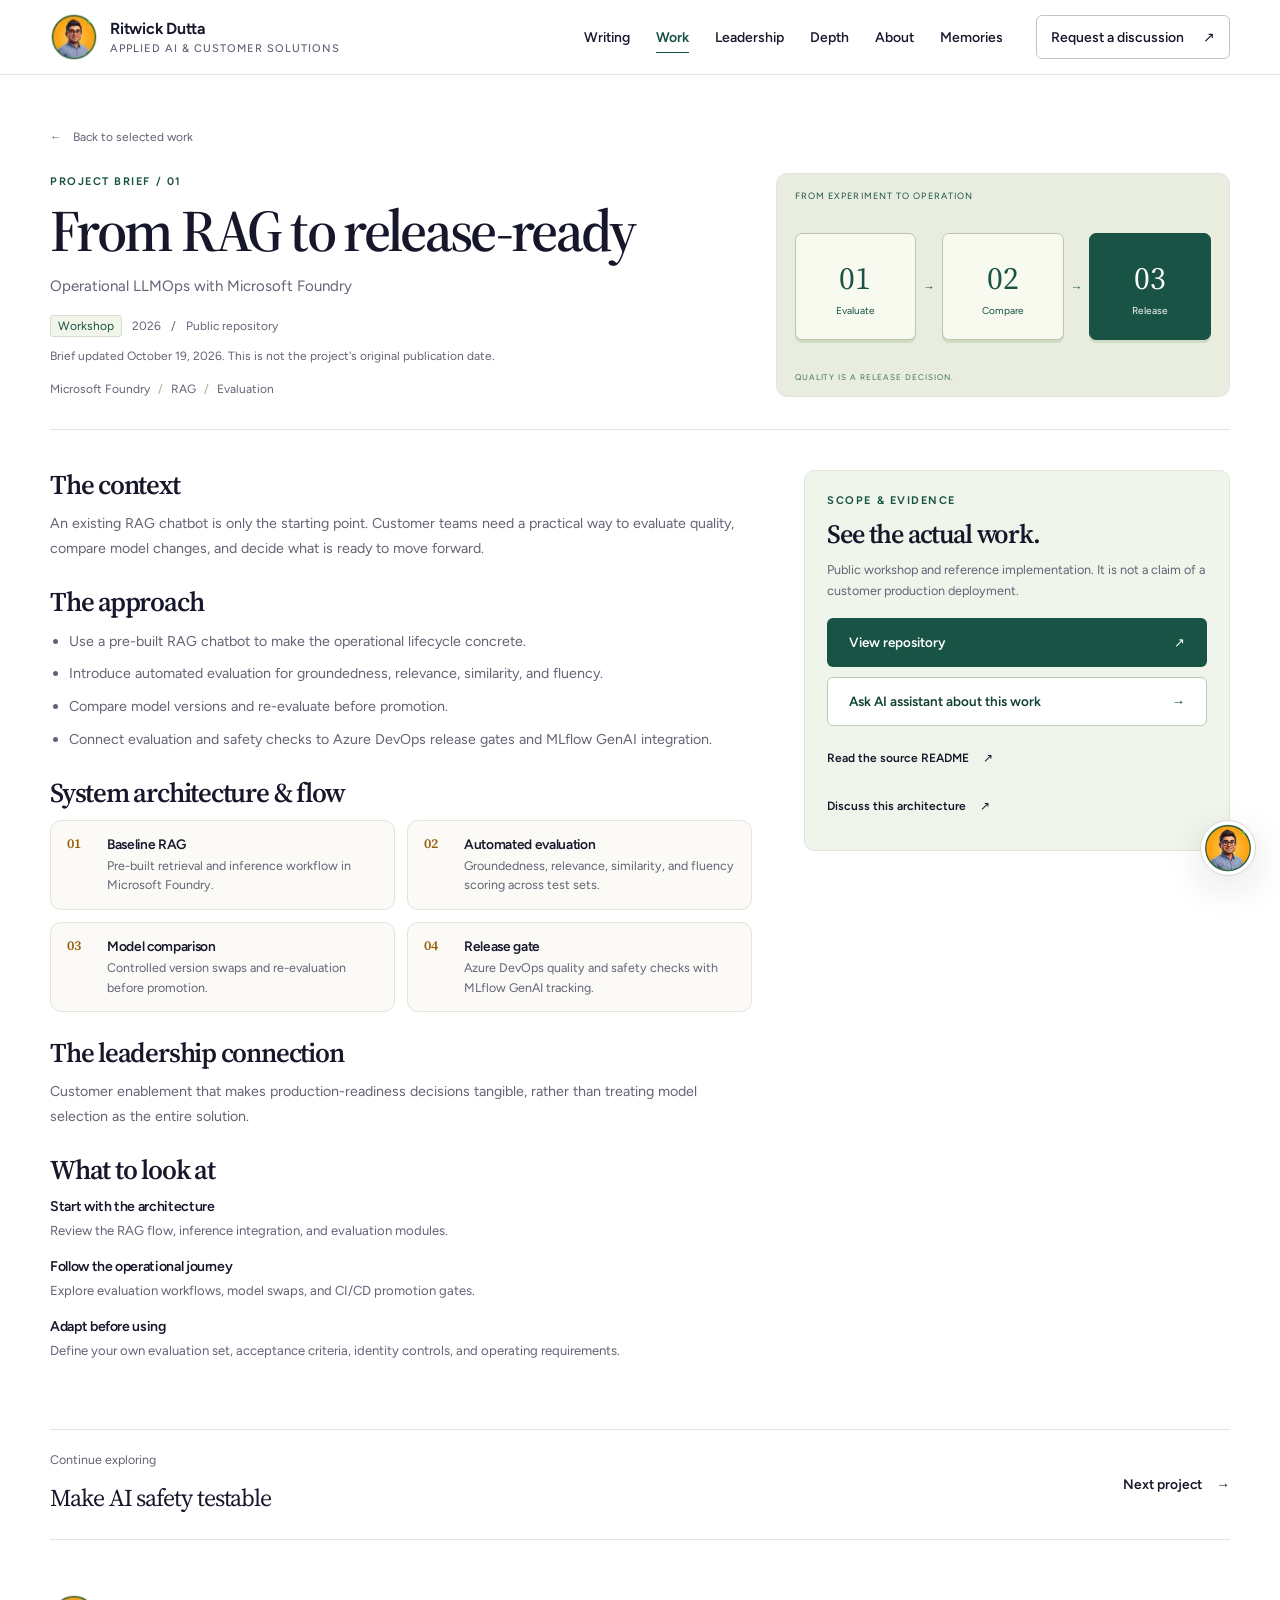
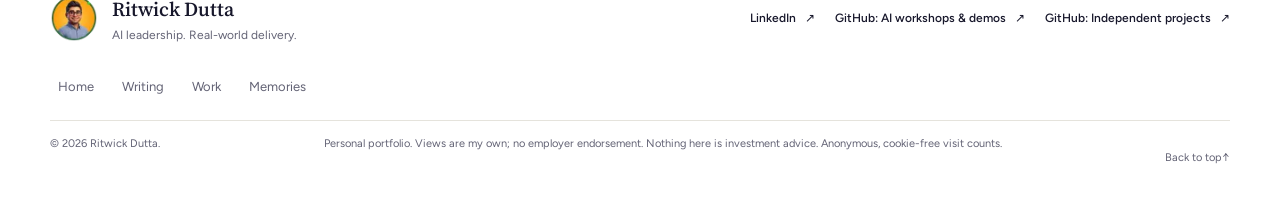
<file: work/operational-llmops/index.html>
<!DOCTYPE html><html lang="en"> <head><meta charset="UTF-8"><meta name="viewport" content="width=device-width, initial-scale=1, viewport-fit=cover"><meta name="description" content="A hands-on workshop connecting RAG evaluation, model changes, and safety checks to the release process."><meta name="author" content="Ritwick Dutta"><meta name="color-scheme" content="light"><meta name="format-detection" content="telephone=no"><meta name="theme-color" content="#ffffff"><meta name="robots" content="index, follow"><link rel="canonical" href="https://ritwickdutta.com/work/operational-llmops/"><link rel="alternate" hreflang="en" href="https://ritwickdutta.com/work/operational-llmops/"><link rel="alternate" hreflang="x-default" href="https://ritwickdutta.com/work/operational-llmops/"><link rel="icon" href="/_astro/brand-icon.CzYwvdHd_UjIq9.png" type="image/png" sizes="32x32"><link rel="apple-touch-icon" href="/_astro/brand-icon.CzYwvdHd_1CFBNq.png" sizes="180x180"><meta property="og:type" content="website"><meta property="og:title" content="Operational LLMOps with Microsoft Foundry | Ritwick Dutta"><meta property="og:description" content="A hands-on workshop connecting RAG evaluation, model changes, and safety checks to the release process."><meta property="og:url" content="https://ritwickdutta.com/work/operational-llmops/"><meta property="og:site_name" content="Ritwick Dutta"><meta property="og:locale" content="en_US"><meta property="og:image" content="https://ritwickdutta.com/_astro/social-card.CVUjkVky_3QflY.png"><meta property="og:image:secure_url" content="https://ritwickdutta.com/_astro/social-card.CVUjkVky_3QflY.png"><meta property="og:image:type" content="image/png"><meta property="og:image:width" content="1200"><meta property="og:image:height" content="630"><meta property="og:image:alt" content="Ritwick Dutta. I help enterprises turn AI ambition into capability."><meta name="twitter:card" content="summary_large_image"><meta name="twitter:title" content="Operational LLMOps with Microsoft Foundry | Ritwick Dutta"><meta name="twitter:description" content="A hands-on workshop connecting RAG evaluation, model changes, and safety checks to the release process."><meta name="twitter:image" content="https://ritwickdutta.com/_astro/social-card.CVUjkVky_3QflY.png"><meta name="twitter:image:alt" content="Ritwick Dutta. I help enterprises turn AI ambition into capability."><script type="application/ld+json">{"@context":"https://schema.org","@type":"WebPage","name":"Operational LLMOps with Microsoft Foundry | Ritwick Dutta","description":"A hands-on workshop connecting RAG evaluation, model changes, and safety checks to the release process.","url":"https://ritwickdutta.com/work/operational-llmops/","inLanguage":"en","dateModified":"2026-10-19","isPartOf":{"@type":"WebSite","@id":"https://ritwickdutta.com/#website","name":"Ritwick Dutta - AI leadership and customer solutions","url":"https://ritwickdutta.com/","inLanguage":"en"},"breadcrumb":{"@type":"BreadcrumbList","itemListElement":[{"@type":"ListItem","position":1,"name":"Home","item":"https://ritwickdutta.com/"},{"@type":"ListItem","position":2,"name":"From RAG to release-ready","item":"https://ritwickdutta.com/work/operational-llmops/"}]},"author":{"@type":"Person","@id":"https://ritwickdutta.com/#ritwick-dutta","name":"Ritwick Dutta","url":"https://ritwickdutta.com/","description":"Ritwick Dutta is an applied AI architect at Microsoft focused on AI leadership, customer solutions, enterprise AI adoption, and production-ready GenAI and agentic systems.","image":"https://ritwickdutta.com/_astro/ritwick-portrait.OVi6_BrM_ZoFQlc.webp","jobTitle":"Applied AI Architect","worksFor":{"@type":"Organization","name":"Microsoft"},"homeLocation":{"@type":"Place","name":"Toronto, Canada"},"sameAs":["https://www.linkedin.com/in/ritwickdutta/","https://github.com/ritwickmicrosoft","https://github.com/rtdjin3000"],"knowsAbout":["Applied AI","Generative AI","Agentic systems","AI leadership","Customer solutions","Natural language processing","Machine learning","Data analytics","Database security","Statistical modelling","Quantitative investment management","Data storytelling","MLOps","Responsible AI","AI product development"]}}</script><script async data-goatcounter="https://ritwickdutta.goatcounter.com/count" src="https://gc.zgo.at/count.js"></script><title>Operational LLMOps with Microsoft Foundry | Ritwick Dutta</title><link rel="stylesheet" href="/_astro/Layout.c6FSOpwe.css"><script type="module" src="/_astro/page.Z7aXAJDY.js"></script></head> <body> <a class="skip-link" href="#main">Skip to content</a> <header class="site-header"> <div class="container header-inner"> <a class="brand" href="/" aria-label="Ritwick Dutta - home"> <img src="/_astro/brand-logo.Cd5ExV_H_Z2owRTU.webp" srcset="/_astro/brand-logo.Cd5ExV_H_Z2owRTU.webp 54w, /_astro/brand-logo.Cd5ExV_H_Z2nDy6W.webp 108w" alt sizes="54px" loading="eager" decoding="async" width="54" height="54" class="brand-logo"> <span>Ritwick Dutta<span class="brand-caption">APPLIED AI & CUSTOMER SOLUTIONS</span></span> </a> <button class="menu-toggle" data-menu-toggle aria-expanded="false" aria-controls="site-navigation" hidden> <span data-menu-label>Menu</span><span class="menu-lines" aria-hidden="true"></span> </button> <nav class="site-nav" id="site-navigation" aria-label="Main navigation"> <a href="/writing/" data-nav-target="writing">Writing</a> <a href="/#work" data-nav-target="work" class="is-active">Work</a> <a href="/#leadership" data-nav-target="leadership">Leadership</a> <a href="/#depth" data-nav-target="depth">Depth</a> <a href="/#about" data-nav-target="about">About</a> <a href="/gallery/" data-nav-target="gallery">Memories</a> <a class="nav-connect" href="mailto:rittwick.dutta@gmail.com" data-open-assistant="discussion">Request a discussion <span aria-hidden="true">&nearr;</span></a> </nav> </div> <div class="reading-progress" data-reading-progress aria-hidden="true"></div> </header> <main id="main">  <section class="container page-heading" id="top"> <a class="breadcrumb" href="/#work"><span aria-hidden="true">&larr;</span>Back to selected work</a> <div class="brief-heading"> <div> <p class="eyebrow">PROJECT BRIEF / 01</p> <h1>From RAG to release-ready</h1> <p class="page-intro">Operational LLMOps with Microsoft Foundry</p> <div class="brief-meta"><span class="type-badge">Workshop</span><span>2026</span><span aria-hidden="true">/</span><span>Public repository</span></div> <p class="content-updated">Brief updated <time datetime="2026-10-19">October 19, 2026</time>. This is not the project's original publication date.</p> <ul class="tags" aria-label="Technologies and themes"><li>Microsoft Foundry</li><li>RAG</li><li>Evaluation</li></ul> <div class="brief-mobile-actions"> <a class="button button-dark" href="https://github.com/ritwickmicrosoft/llmops-workshop-demo-foundry" target="_blank" rel="noopener noreferrer">View repository<span aria-hidden="true">&nearr;</span><span class="sr-only"> (opens in a new tab)</span></a> <button type="button" class="button button-outline brief-ask-button" data-ask-assistant="How does Ritwick's operational LLMOps workshop connect RAG evaluation to release gates?">Ask AI about this work<span aria-hidden="true">&rarr;</span></button> </div> </div> <div class="project-visual visual-llmops" aria-hidden="true">  <span class="visual-kicker">FROM EXPERIMENT TO OPERATION</span> <div class="mini-pipeline"> <span><b>01</b>Evaluate</span><i>&rarr;</i> <span><b>02</b>Compare</span><i>&rarr;</i> <span class="pipeline-final"><b>03</b>Release</span> </div> <span class="visual-footnote">QUALITY IS A RELEASE DECISION.</span>        </div> </div> </section> <div class="container brief-layout"> <div> <section class="brief-section"><h2>The context</h2><p>An existing RAG chatbot is only the starting point. Customer teams need a practical way to evaluate quality, compare model changes, and decide what is ready to move forward.</p></section> <section class="brief-section"><h2>The approach</h2><ul><li>Use a pre-built RAG chatbot to make the operational lifecycle concrete.</li><li>Introduce automated evaluation for groundedness, relevance, similarity, and fluency.</li><li>Compare model versions and re-evaluate before promotion.</li><li>Connect evaluation and safety checks to Azure DevOps release gates and MLflow GenAI integration.</li></ul></section> <section class="brief-section brief-architecture" data-architecture-blueprint> <h2>System architecture &amp; flow</h2> <ol class="architecture-flow"> <li> <span class="architecture-step">01</span> <div> <h3>Baseline RAG</h3> <p>Pre-built retrieval and inference workflow in Microsoft Foundry.</p> </div> </li><li> <span class="architecture-step">02</span> <div> <h3>Automated evaluation</h3> <p>Groundedness, relevance, similarity, and fluency scoring across test sets.</p> </div> </li><li> <span class="architecture-step">03</span> <div> <h3>Model comparison</h3> <p>Controlled version swaps and re-evaluation before promotion.</p> </div> </li><li> <span class="architecture-step">04</span> <div> <h3>Release gate</h3> <p>Azure DevOps quality and safety checks with MLflow GenAI tracking.</p> </div> </li> </ol> </section> <section class="brief-section"><h2>The leadership connection</h2><p>Customer enablement that makes production-readiness decisions tangible, rather than treating model selection as the entire solution.</p></section> <section class="brief-section"><h2>What to look at</h2><div class="review-list"><div><h3>Start with the architecture</h3><p>Review the RAG flow, inference integration, and evaluation modules.</p></div><div><h3>Follow the operational journey</h3><p>Explore evaluation workflows, model swaps, and CI/CD promotion gates.</p></div><div><h3>Adapt before using</h3><p>Define your own evaluation set, acceptance criteria, identity controls, and operating requirements.</p></div></div></section> </div> <aside class="brief-sidebar"> <p class="eyebrow">SCOPE & EVIDENCE</p><h2>See the actual work.</h2> <p>Public workshop and reference implementation. It is not a claim of a customer production deployment.</p> <a class="button button-dark" href="https://github.com/ritwickmicrosoft/llmops-workshop-demo-foundry" target="_blank" rel="noopener noreferrer">View repository<span aria-hidden="true">&nearr;</span><span class="sr-only"> (opens in a new tab)</span></a> <button type="button" class="button button-outline brief-ask-button" data-ask-assistant="How does Ritwick's operational LLMOps workshop connect RAG evaluation to release gates?">Ask AI assistant about this work<span aria-hidden="true">&rarr;</span></button> <a class="text-link" href="https://github.com/ritwickmicrosoft/llmops-workshop-demo-foundry/blob/main/README.md" target="_blank" rel="noopener noreferrer">Read the source README<span aria-hidden="true">&nearr;</span><span class="sr-only"> (opens in a new tab)</span></a> <a class="text-link brief-discuss-link" href="mailto:rittwick.dutta@gmail.com?subject=Operational%20LLMOps%20with%20Microsoft%20Foundry" data-open-assistant="discussion" data-discussion-topic="platform-architecture">Discuss this architecture<span aria-hidden="true">&nearr;</span></a> </aside> </div> <div class="container brief-next"> <div><p>Continue exploring</p><h2><a href="/work/ai-safety-red-teaming/">Make AI safety testable</a></h2></div> <a class="text-link" href="/work/ai-safety-red-teaming/">Next project<span aria-hidden="true">&rarr;</span><span class="sr-only">: PyRIT red-team demo</span></a> </div>  </main> <footer class="site-footer"> <div class="container footer-top"> <a class="footer-brand" href="/" aria-label="Ritwick Dutta - home"> <img src="/_astro/brand-logo.Cd5ExV_H_Z2owRTU.webp" srcset="/_astro/brand-logo.Cd5ExV_H_Z2owRTU.webp 54w, /_astro/brand-logo.Cd5ExV_H_Z2nDy6W.webp 108w" alt sizes="54px" loading="lazy" decoding="async" width="54" height="54" class="brand-logo"> <span class="footer-name">Ritwick Dutta<span>AI leadership. Real-world delivery.</span></span> </a> <nav class="footer-links" aria-label="Social profiles"> <a href="https://www.linkedin.com/in/ritwickdutta/" target="_blank" rel="noopener noreferrer">LinkedIn <span class="sr-only">(opens in a new tab)</span><span aria-hidden="true">&nearr;</span></a> <a href="https://github.com/ritwickmicrosoft" target="_blank" rel="noopener noreferrer">GitHub: AI workshops &amp; demos<span class="sr-only"> (opens in a new tab)</span><span aria-hidden="true">&nearr;</span></a><a href="https://github.com/rtdjin3000" target="_blank" rel="noopener noreferrer">GitHub: Independent projects<span class="sr-only"> (opens in a new tab)</span><span aria-hidden="true">&nearr;</span></a> </nav> </div> <nav class="container footer-site-nav" aria-label="Explore the site"> <a href="/">Home</a> <a href="/writing/">Writing</a> <a href="/#work">Work</a> <a href="/gallery/">Memories</a> </nav> <div class="container footer-bottom"> <p>&copy; 2026 Ritwick Dutta.</p> <p>Personal portfolio. Views are my own; no employer endorsement. Nothing here is investment advice. Anonymous, cookie-free visit counts.</p> <a href="#top">Back to top <span aria-hidden="true">&uarr;</span></a> </div> </footer> <button class="assistant-launcher" type="button" data-assistant-launcher hidden aria-label="Ask Ritwick" aria-haspopup="dialog" aria-keyshortcuts="Control+K Meta+K" data-astro-cid-bitmefoy> <img src="/_astro/brand-icon.CzYwvdHd_vXztb.webp" alt loading="eager" data-astro-cid-bitmefoy="true" decoding="async" width="96" height="96" class="assistant-launcher-mark"> <span class="assistant-launcher-label" data-astro-cid-bitmefoy><strong data-astro-cid-bitmefoy>Ask Ritwick</strong></span> <kbd class="assistant-shortcut" data-assistant-shortcut aria-hidden="true" data-astro-cid-bitmefoy>⌘K</kbd> </button> <dialog class="assistant-dialog" data-assistant-dialog data-api-base="https://ritwickdutta-portfolio-api-fgnldppt2a-uc.a.run.app" data-astro-cid-bitmefoy> <div class="assistant-shell" data-astro-cid-bitmefoy> <header class="assistant-header" data-astro-cid-bitmefoy> <div class="assistant-identity" data-astro-cid-bitmefoy> <img src="/_astro/brand-icon.CzYwvdHd_umvJF.webp" alt loading="lazy" data-astro-cid-bitmefoy="true" decoding="async" width="42" height="42"> <div data-astro-cid-bitmefoy><strong data-astro-cid-bitmefoy>Ritwick's AI portfolio assistant</strong></div> </div> <button type="button" class="assistant-close" data-assistant-close aria-label="Close assistant" data-astro-cid-bitmefoy>&times;</button> </header> <div class="assistant-tabs" role="tablist" aria-label="Assistant options" data-astro-cid-bitmefoy> <button type="button" id="assistant-tab-chat" role="tab" aria-selected="true" aria-controls="assistant-panel-chat" data-assistant-tab="chat" data-astro-cid-bitmefoy>Ask Ritwick</button> <button type="button" id="assistant-tab-discussion" role="tab" aria-selected="false" aria-controls="assistant-panel-discussion" data-assistant-tab="discussion" tabindex="-1" data-astro-cid-bitmefoy>Request a discussion</button> </div> <section id="assistant-panel-chat" class="assistant-panel assistant-chat" role="tabpanel" aria-labelledby="assistant-tab-chat" data-assistant-panel="chat" data-astro-cid-bitmefoy> <div class="assistant-suggestions" aria-label="Suggested questions" data-astro-cid-bitmefoy> <button type="button" data-chat-suggestion="What is RAG?" data-astro-cid-bitmefoy>What is RAG?</button> <button type="button" data-chat-suggestion="What has Ritwick built for enterprise AI?" data-astro-cid-bitmefoy>Enterprise AI work</button> <button type="button" data-chat-suggestion="What is Ritwick's experience with NLP?" data-astro-cid-bitmefoy>NLP depth</button> <button type="button" data-chat-suggestion="How does Ritwick approach AI leadership?" data-astro-cid-bitmefoy>Leadership approach</button> </div> <div class="assistant-messages" data-chat-messages role="log" aria-live="polite" aria-relevant="additions" data-astro-cid-bitmefoy> <article class="assistant-message assistant-message-system" data-astro-cid-bitmefoy> <p data-astro-cid-bitmefoy>Hello, welcome to Ritwick's Intellectual Companionship. Let me know what interests you.</p> </article> </div> <form class="assistant-chat-form" data-chat-form data-astro-cid-bitmefoy> <label class="sr-only" for="assistant-question" data-astro-cid-bitmefoy>Question for the portfolio assistant</label> <textarea id="assistant-question" name="question" rows="2" minlength="2" maxlength="500" placeholder="What would you like to know?" required data-chat-input data-astro-cid-bitmefoy></textarea> <button type="submit" class="assistant-submit" data-astro-cid-bitmefoy>Send <span aria-hidden="true" data-astro-cid-bitmefoy>&uarr;</span></button> </form> <p class="assistant-privacy" data-astro-cid-bitmefoy>Messages are processed by an AI service to generate replies and are not stored on this website. Please avoid sharing sensitive details. Replies may be incomplete.</p> </section> <section id="assistant-panel-discussion" class="assistant-panel assistant-discussion" role="tabpanel" aria-labelledby="assistant-tab-discussion" data-assistant-panel="discussion" hidden data-astro-cid-bitmefoy> <div class="assistant-scope" data-astro-cid-bitmefoy> <strong data-astro-cid-bitmefoy>Request a conversation</strong> <p data-astro-cid-bitmefoy>This sends Ritwick an email with your context and preferred availability. It does not confirm a calendar booking.</p> </div> <form class="discussion-form" data-discussion-form data-astro-cid-bitmefoy> <input type="hidden" name="startedAt" data-discussion-started data-astro-cid-bitmefoy> <div class="discussion-honeypot" aria-hidden="true" data-astro-cid-bitmefoy> <label for="discussion-website" data-astro-cid-bitmefoy>Website</label> <input id="discussion-website" name="website" type="text" tabindex="-1" autocomplete="off" data-astro-cid-bitmefoy> </div> <label data-astro-cid-bitmefoy>Name<input name="name" type="text" minlength="2" maxlength="120" autocomplete="name" required data-astro-cid-bitmefoy></label> <label data-astro-cid-bitmefoy>Email<input name="email" type="email" maxlength="254" autocomplete="email" required data-astro-cid-bitmefoy></label> <label class="discussion-optional" data-astro-cid-bitmefoy>Organization or role <span data-astro-cid-bitmefoy>Optional</span><input name="organization" type="text" maxlength="160" autocomplete="organization" data-astro-cid-bitmefoy></label> <label data-astro-cid-bitmefoy>Discussion topic
<select name="topic" required data-astro-cid-bitmefoy> <option value="" data-astro-cid-bitmefoy>Choose a topic</option> <option value="ai-strategy" data-astro-cid-bitmefoy>AI strategy</option> <option value="agentic-systems" data-astro-cid-bitmefoy>Agentic systems</option> <option value="platform-architecture" data-astro-cid-bitmefoy>Platform architecture</option> <option value="leadership" data-astro-cid-bitmefoy>AI and customer-solution leadership</option> <option value="other" data-astro-cid-bitmefoy>Other</option> </select> </label> <label data-astro-cid-bitmefoy>Preferred availability<input name="availability" type="text" minlength="3" maxlength="300" placeholder="For example: Tuesday or Thursday afternoon" required data-astro-cid-bitmefoy></label> <label class="discussion-zone-field" data-astro-cid-bitmefoy>Time zone<input name="timezone" type="text" minlength="2" maxlength="80" autocomplete="off" required data-discussion-timezone data-astro-cid-bitmefoy></label> <p class="discussion-zone" data-astro-cid-bitmefoy><span data-astro-cid-bitmefoy>Time zone: <strong data-zone-value data-astro-cid-bitmefoy></strong></span><button type="button" data-zone-edit aria-label="Change time zone" data-astro-cid-bitmefoy>Change</button></p> <label class="discussion-message" data-astro-cid-bitmefoy>Context or message<textarea name="message" rows="3" minlength="10" maxlength="2000" required data-astro-cid-bitmefoy></textarea></label> <label class="discussion-consent" data-astro-cid-bitmefoy><input name="consent" type="checkbox" value="true" required data-astro-cid-bitmefoy><span data-astro-cid-bitmefoy>I agree to have this information emailed to Ritwick so he can respond to my request.</span></label> <div class="discussion-actions" data-astro-cid-bitmefoy> <button type="submit" class="button button-dark discussion-submit" data-astro-cid-bitmefoy>Send discussion request <span aria-hidden="true" data-astro-cid-bitmefoy>&nearr;</span></button> <p class="discussion-status" data-discussion-status role="status" aria-live="polite" data-astro-cid-bitmefoy></p> </div> </form> <p class="assistant-privacy" data-astro-cid-bitmefoy>Form details are emailed to rittwick.dutta@gmail.com. They are not stored in the website database.</p> </section> </div> </dialog> <noscript> <p class="assistant-noscript" data-astro-cid-bitmefoy>To request a discussion, email <a href="mailto:rittwick.dutta@gmail.com" data-astro-cid-bitmefoy>rittwick.dutta@gmail.com</a>.</p> </noscript> <script type="module" src="/_astro/AssistantPanel.astro_astro_type_script_index_0_lang.Bv1ekR_S.js"></script> <script type="module" src="/_astro/Layout.astro_astro_type_script_index_0_lang.DrBPqpuC.js"></script> </body> </html>
</file>
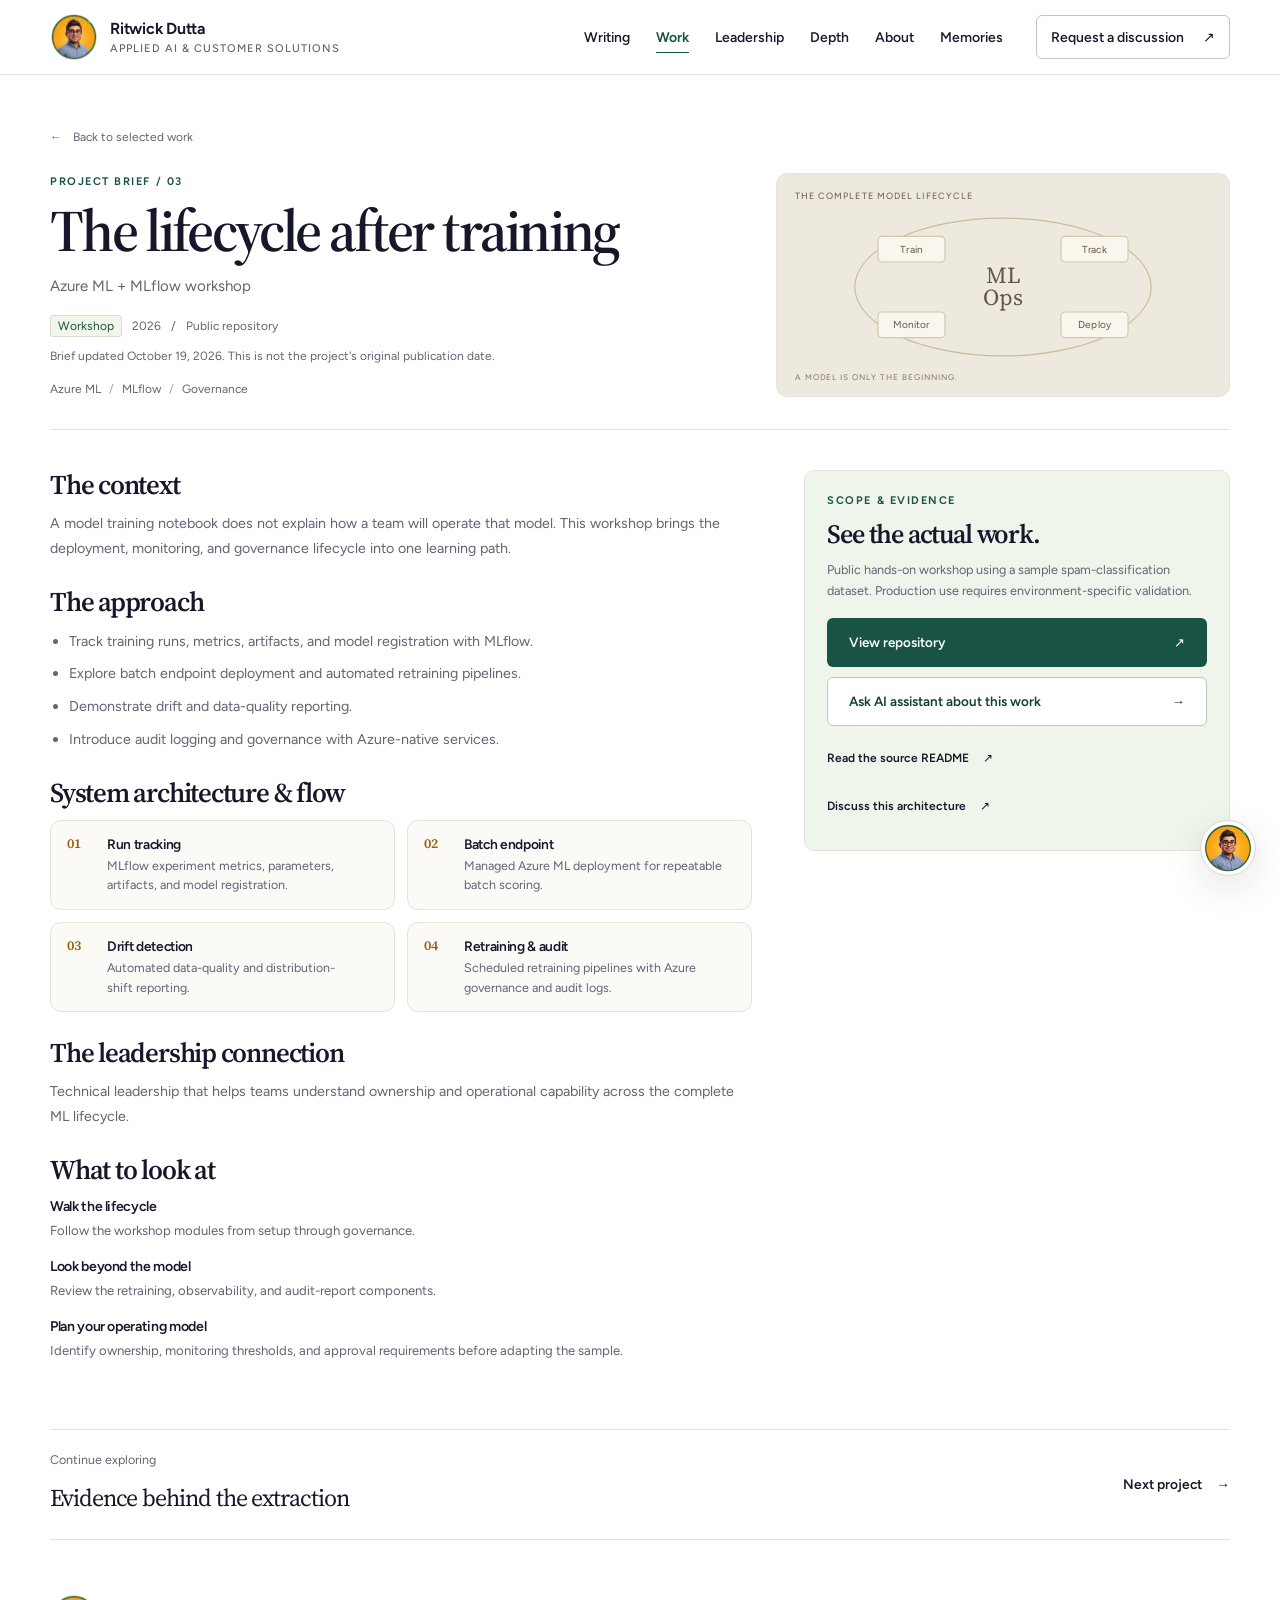
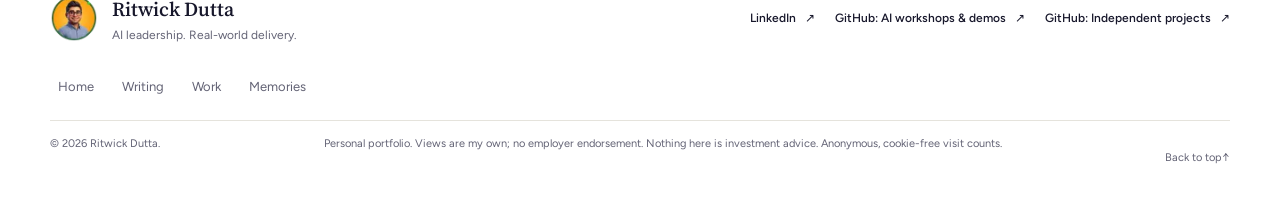
<file: work/production-mlops/index.html>
<!DOCTYPE html><html lang="en"> <head><meta charset="UTF-8"><meta name="viewport" content="width=device-width, initial-scale=1, viewport-fit=cover"><meta name="description" content="An end-to-end learning path covering tracking, deployment, retraining, drift detection, and governance."><meta name="author" content="Ritwick Dutta"><meta name="color-scheme" content="light"><meta name="format-detection" content="telephone=no"><meta name="theme-color" content="#ffffff"><meta name="robots" content="index, follow"><link rel="canonical" href="https://ritwickdutta.com/work/production-mlops/"><link rel="alternate" hreflang="en" href="https://ritwickdutta.com/work/production-mlops/"><link rel="alternate" hreflang="x-default" href="https://ritwickdutta.com/work/production-mlops/"><link rel="icon" href="/_astro/brand-icon.CzYwvdHd_UjIq9.png" type="image/png" sizes="32x32"><link rel="apple-touch-icon" href="/_astro/brand-icon.CzYwvdHd_1CFBNq.png" sizes="180x180"><meta property="og:type" content="website"><meta property="og:title" content="Azure ML + MLflow workshop | Ritwick Dutta"><meta property="og:description" content="An end-to-end learning path covering tracking, deployment, retraining, drift detection, and governance."><meta property="og:url" content="https://ritwickdutta.com/work/production-mlops/"><meta property="og:site_name" content="Ritwick Dutta"><meta property="og:locale" content="en_US"><meta property="og:image" content="https://ritwickdutta.com/_astro/social-card.CVUjkVky_3QflY.png"><meta property="og:image:secure_url" content="https://ritwickdutta.com/_astro/social-card.CVUjkVky_3QflY.png"><meta property="og:image:type" content="image/png"><meta property="og:image:width" content="1200"><meta property="og:image:height" content="630"><meta property="og:image:alt" content="Ritwick Dutta. I help enterprises turn AI ambition into capability."><meta name="twitter:card" content="summary_large_image"><meta name="twitter:title" content="Azure ML + MLflow workshop | Ritwick Dutta"><meta name="twitter:description" content="An end-to-end learning path covering tracking, deployment, retraining, drift detection, and governance."><meta name="twitter:image" content="https://ritwickdutta.com/_astro/social-card.CVUjkVky_3QflY.png"><meta name="twitter:image:alt" content="Ritwick Dutta. I help enterprises turn AI ambition into capability."><script type="application/ld+json">{"@context":"https://schema.org","@type":"WebPage","name":"Azure ML + MLflow workshop | Ritwick Dutta","description":"An end-to-end learning path covering tracking, deployment, retraining, drift detection, and governance.","url":"https://ritwickdutta.com/work/production-mlops/","inLanguage":"en","dateModified":"2026-10-19","isPartOf":{"@type":"WebSite","@id":"https://ritwickdutta.com/#website","name":"Ritwick Dutta - AI leadership and customer solutions","url":"https://ritwickdutta.com/","inLanguage":"en"},"breadcrumb":{"@type":"BreadcrumbList","itemListElement":[{"@type":"ListItem","position":1,"name":"Home","item":"https://ritwickdutta.com/"},{"@type":"ListItem","position":2,"name":"The lifecycle after training","item":"https://ritwickdutta.com/work/production-mlops/"}]},"author":{"@type":"Person","@id":"https://ritwickdutta.com/#ritwick-dutta","name":"Ritwick Dutta","url":"https://ritwickdutta.com/","description":"Ritwick Dutta is an applied AI architect at Microsoft focused on AI leadership, customer solutions, enterprise AI adoption, and production-ready GenAI and agentic systems.","image":"https://ritwickdutta.com/_astro/ritwick-portrait.OVi6_BrM_ZoFQlc.webp","jobTitle":"Applied AI Architect","worksFor":{"@type":"Organization","name":"Microsoft"},"homeLocation":{"@type":"Place","name":"Toronto, Canada"},"sameAs":["https://www.linkedin.com/in/ritwickdutta/","https://github.com/ritwickmicrosoft","https://github.com/rtdjin3000"],"knowsAbout":["Applied AI","Generative AI","Agentic systems","AI leadership","Customer solutions","Natural language processing","Machine learning","Data analytics","Database security","Statistical modelling","Quantitative investment management","Data storytelling","MLOps","Responsible AI","AI product development"]}}</script><script async data-goatcounter="https://ritwickdutta.goatcounter.com/count" src="https://gc.zgo.at/count.js"></script><title>Azure ML + MLflow workshop | Ritwick Dutta</title><link rel="stylesheet" href="/_astro/Layout.c6FSOpwe.css"><script type="module" src="/_astro/page.Z7aXAJDY.js"></script></head> <body> <a class="skip-link" href="#main">Skip to content</a> <header class="site-header"> <div class="container header-inner"> <a class="brand" href="/" aria-label="Ritwick Dutta - home"> <img src="/_astro/brand-logo.Cd5ExV_H_Z2owRTU.webp" srcset="/_astro/brand-logo.Cd5ExV_H_Z2owRTU.webp 54w, /_astro/brand-logo.Cd5ExV_H_Z2nDy6W.webp 108w" alt sizes="54px" loading="eager" decoding="async" width="54" height="54" class="brand-logo"> <span>Ritwick Dutta<span class="brand-caption">APPLIED AI & CUSTOMER SOLUTIONS</span></span> </a> <button class="menu-toggle" data-menu-toggle aria-expanded="false" aria-controls="site-navigation" hidden> <span data-menu-label>Menu</span><span class="menu-lines" aria-hidden="true"></span> </button> <nav class="site-nav" id="site-navigation" aria-label="Main navigation"> <a href="/writing/" data-nav-target="writing">Writing</a> <a href="/#work" data-nav-target="work" class="is-active">Work</a> <a href="/#leadership" data-nav-target="leadership">Leadership</a> <a href="/#depth" data-nav-target="depth">Depth</a> <a href="/#about" data-nav-target="about">About</a> <a href="/gallery/" data-nav-target="gallery">Memories</a> <a class="nav-connect" href="mailto:rittwick.dutta@gmail.com" data-open-assistant="discussion">Request a discussion <span aria-hidden="true">&nearr;</span></a> </nav> </div> <div class="reading-progress" data-reading-progress aria-hidden="true"></div> </header> <main id="main">  <section class="container page-heading" id="top"> <a class="breadcrumb" href="/#work"><span aria-hidden="true">&larr;</span>Back to selected work</a> <div class="brief-heading"> <div> <p class="eyebrow">PROJECT BRIEF / 03</p> <h1>The lifecycle after training</h1> <p class="page-intro">Azure ML + MLflow workshop</p> <div class="brief-meta"><span class="type-badge">Workshop</span><span>2026</span><span aria-hidden="true">/</span><span>Public repository</span></div> <p class="content-updated">Brief updated <time datetime="2026-10-19">October 19, 2026</time>. This is not the project's original publication date.</p> <ul class="tags" aria-label="Technologies and themes"><li>Azure ML</li><li>MLflow</li><li>Governance</li></ul> <div class="brief-mobile-actions"> <a class="button button-dark" href="https://github.com/ritwickmicrosoft/mlops-workshop-demo" target="_blank" rel="noopener noreferrer">View repository<span aria-hidden="true">&nearr;</span><span class="sr-only"> (opens in a new tab)</span></a> <button type="button" class="button button-outline brief-ask-button" data-ask-assistant="What does Ritwick's Azure ML and MLflow workshop cover across the post-training lifecycle?">Ask AI about this work<span aria-hidden="true">&rarr;</span></button> </div> </div> <div class="project-visual visual-mlops" aria-hidden="true">    <span class="visual-kicker">THE COMPLETE MODEL LIFECYCLE</span> <div class="mlops-cycle"><span>Train</span><span>Track</span><strong>ML<br>Ops</strong><span>Monitor</span><span>Deploy</span></div> <span class="visual-footnote">A MODEL IS ONLY THE BEGINNING.</span>      </div> </div> </section> <div class="container brief-layout"> <div> <section class="brief-section"><h2>The context</h2><p>A model training notebook does not explain how a team will operate that model. This workshop brings the deployment, monitoring, and governance lifecycle into one learning path.</p></section> <section class="brief-section"><h2>The approach</h2><ul><li>Track training runs, metrics, artifacts, and model registration with MLflow.</li><li>Explore batch endpoint deployment and automated retraining pipelines.</li><li>Demonstrate drift and data-quality reporting.</li><li>Introduce audit logging and governance with Azure-native services.</li></ul></section> <section class="brief-section brief-architecture" data-architecture-blueprint> <h2>System architecture &amp; flow</h2> <ol class="architecture-flow"> <li> <span class="architecture-step">01</span> <div> <h3>Run tracking</h3> <p>MLflow experiment metrics, parameters, artifacts, and model registration.</p> </div> </li><li> <span class="architecture-step">02</span> <div> <h3>Batch endpoint</h3> <p>Managed Azure ML deployment for repeatable batch scoring.</p> </div> </li><li> <span class="architecture-step">03</span> <div> <h3>Drift detection</h3> <p>Automated data-quality and distribution-shift reporting.</p> </div> </li><li> <span class="architecture-step">04</span> <div> <h3>Retraining &amp; audit</h3> <p>Scheduled retraining pipelines with Azure governance and audit logs.</p> </div> </li> </ol> </section> <section class="brief-section"><h2>The leadership connection</h2><p>Technical leadership that helps teams understand ownership and operational capability across the complete ML lifecycle.</p></section> <section class="brief-section"><h2>What to look at</h2><div class="review-list"><div><h3>Walk the lifecycle</h3><p>Follow the workshop modules from setup through governance.</p></div><div><h3>Look beyond the model</h3><p>Review the retraining, observability, and audit-report components.</p></div><div><h3>Plan your operating model</h3><p>Identify ownership, monitoring thresholds, and approval requirements before adapting the sample.</p></div></div></section> </div> <aside class="brief-sidebar"> <p class="eyebrow">SCOPE & EVIDENCE</p><h2>See the actual work.</h2> <p>Public hands-on workshop using a sample spam-classification dataset. Production use requires environment-specific validation.</p> <a class="button button-dark" href="https://github.com/ritwickmicrosoft/mlops-workshop-demo" target="_blank" rel="noopener noreferrer">View repository<span aria-hidden="true">&nearr;</span><span class="sr-only"> (opens in a new tab)</span></a> <button type="button" class="button button-outline brief-ask-button" data-ask-assistant="What does Ritwick's Azure ML and MLflow workshop cover across the post-training lifecycle?">Ask AI assistant about this work<span aria-hidden="true">&rarr;</span></button> <a class="text-link" href="https://github.com/ritwickmicrosoft/mlops-workshop-demo/blob/main/README.md" target="_blank" rel="noopener noreferrer">Read the source README<span aria-hidden="true">&nearr;</span><span class="sr-only"> (opens in a new tab)</span></a> <a class="text-link brief-discuss-link" href="mailto:rittwick.dutta@gmail.com?subject=Azure%20ML%20%2B%20MLflow%20workshop" data-open-assistant="discussion" data-discussion-topic="platform-architecture">Discuss this architecture<span aria-hidden="true">&nearr;</span></a> </aside> </div> <div class="container brief-next"> <div><p>Continue exploring</p><h2><a href="/work/source-grounded-chart-intelligence/">Evidence behind the extraction</a></h2></div> <a class="text-link" href="/work/source-grounded-chart-intelligence/">Next project<span aria-hidden="true">&rarr;</span><span class="sr-only">: Source-grounded PDF chart intelligence</span></a> </div>  </main> <footer class="site-footer"> <div class="container footer-top"> <a class="footer-brand" href="/" aria-label="Ritwick Dutta - home"> <img src="/_astro/brand-logo.Cd5ExV_H_Z2owRTU.webp" srcset="/_astro/brand-logo.Cd5ExV_H_Z2owRTU.webp 54w, /_astro/brand-logo.Cd5ExV_H_Z2nDy6W.webp 108w" alt sizes="54px" loading="lazy" decoding="async" width="54" height="54" class="brand-logo"> <span class="footer-name">Ritwick Dutta<span>AI leadership. Real-world delivery.</span></span> </a> <nav class="footer-links" aria-label="Social profiles"> <a href="https://www.linkedin.com/in/ritwickdutta/" target="_blank" rel="noopener noreferrer">LinkedIn <span class="sr-only">(opens in a new tab)</span><span aria-hidden="true">&nearr;</span></a> <a href="https://github.com/ritwickmicrosoft" target="_blank" rel="noopener noreferrer">GitHub: AI workshops &amp; demos<span class="sr-only"> (opens in a new tab)</span><span aria-hidden="true">&nearr;</span></a><a href="https://github.com/rtdjin3000" target="_blank" rel="noopener noreferrer">GitHub: Independent projects<span class="sr-only"> (opens in a new tab)</span><span aria-hidden="true">&nearr;</span></a> </nav> </div> <nav class="container footer-site-nav" aria-label="Explore the site"> <a href="/">Home</a> <a href="/writing/">Writing</a> <a href="/#work">Work</a> <a href="/gallery/">Memories</a> </nav> <div class="container footer-bottom"> <p>&copy; 2026 Ritwick Dutta.</p> <p>Personal portfolio. Views are my own; no employer endorsement. Nothing here is investment advice. Anonymous, cookie-free visit counts.</p> <a href="#top">Back to top <span aria-hidden="true">&uarr;</span></a> </div> </footer> <button class="assistant-launcher" type="button" data-assistant-launcher hidden aria-label="Ask Ritwick" aria-haspopup="dialog" aria-keyshortcuts="Control+K Meta+K" data-astro-cid-bitmefoy> <img src="/_astro/brand-icon.CzYwvdHd_vXztb.webp" alt loading="eager" data-astro-cid-bitmefoy="true" decoding="async" width="96" height="96" class="assistant-launcher-mark"> <span class="assistant-launcher-label" data-astro-cid-bitmefoy><strong data-astro-cid-bitmefoy>Ask Ritwick</strong></span> <kbd class="assistant-shortcut" data-assistant-shortcut aria-hidden="true" data-astro-cid-bitmefoy>⌘K</kbd> </button> <dialog class="assistant-dialog" data-assistant-dialog data-api-base="https://ritwickdutta-portfolio-api-fgnldppt2a-uc.a.run.app" data-astro-cid-bitmefoy> <div class="assistant-shell" data-astro-cid-bitmefoy> <header class="assistant-header" data-astro-cid-bitmefoy> <div class="assistant-identity" data-astro-cid-bitmefoy> <img src="/_astro/brand-icon.CzYwvdHd_umvJF.webp" alt loading="lazy" data-astro-cid-bitmefoy="true" decoding="async" width="42" height="42"> <div data-astro-cid-bitmefoy><strong data-astro-cid-bitmefoy>Ritwick's AI portfolio assistant</strong></div> </div> <button type="button" class="assistant-close" data-assistant-close aria-label="Close assistant" data-astro-cid-bitmefoy>&times;</button> </header> <div class="assistant-tabs" role="tablist" aria-label="Assistant options" data-astro-cid-bitmefoy> <button type="button" id="assistant-tab-chat" role="tab" aria-selected="true" aria-controls="assistant-panel-chat" data-assistant-tab="chat" data-astro-cid-bitmefoy>Ask Ritwick</button> <button type="button" id="assistant-tab-discussion" role="tab" aria-selected="false" aria-controls="assistant-panel-discussion" data-assistant-tab="discussion" tabindex="-1" data-astro-cid-bitmefoy>Request a discussion</button> </div> <section id="assistant-panel-chat" class="assistant-panel assistant-chat" role="tabpanel" aria-labelledby="assistant-tab-chat" data-assistant-panel="chat" data-astro-cid-bitmefoy> <div class="assistant-suggestions" aria-label="Suggested questions" data-astro-cid-bitmefoy> <button type="button" data-chat-suggestion="What is RAG?" data-astro-cid-bitmefoy>What is RAG?</button> <button type="button" data-chat-suggestion="What has Ritwick built for enterprise AI?" data-astro-cid-bitmefoy>Enterprise AI work</button> <button type="button" data-chat-suggestion="What is Ritwick's experience with NLP?" data-astro-cid-bitmefoy>NLP depth</button> <button type="button" data-chat-suggestion="How does Ritwick approach AI leadership?" data-astro-cid-bitmefoy>Leadership approach</button> </div> <div class="assistant-messages" data-chat-messages role="log" aria-live="polite" aria-relevant="additions" data-astro-cid-bitmefoy> <article class="assistant-message assistant-message-system" data-astro-cid-bitmefoy> <p data-astro-cid-bitmefoy>Hello, welcome to Ritwick's Intellectual Companionship. Let me know what interests you.</p> </article> </div> <form class="assistant-chat-form" data-chat-form data-astro-cid-bitmefoy> <label class="sr-only" for="assistant-question" data-astro-cid-bitmefoy>Question for the portfolio assistant</label> <textarea id="assistant-question" name="question" rows="2" minlength="2" maxlength="500" placeholder="What would you like to know?" required data-chat-input data-astro-cid-bitmefoy></textarea> <button type="submit" class="assistant-submit" data-astro-cid-bitmefoy>Send <span aria-hidden="true" data-astro-cid-bitmefoy>&uarr;</span></button> </form> <p class="assistant-privacy" data-astro-cid-bitmefoy>Messages are processed by an AI service to generate replies and are not stored on this website. Please avoid sharing sensitive details. Replies may be incomplete.</p> </section> <section id="assistant-panel-discussion" class="assistant-panel assistant-discussion" role="tabpanel" aria-labelledby="assistant-tab-discussion" data-assistant-panel="discussion" hidden data-astro-cid-bitmefoy> <div class="assistant-scope" data-astro-cid-bitmefoy> <strong data-astro-cid-bitmefoy>Request a conversation</strong> <p data-astro-cid-bitmefoy>This sends Ritwick an email with your context and preferred availability. It does not confirm a calendar booking.</p> </div> <form class="discussion-form" data-discussion-form data-astro-cid-bitmefoy> <input type="hidden" name="startedAt" data-discussion-started data-astro-cid-bitmefoy> <div class="discussion-honeypot" aria-hidden="true" data-astro-cid-bitmefoy> <label for="discussion-website" data-astro-cid-bitmefoy>Website</label> <input id="discussion-website" name="website" type="text" tabindex="-1" autocomplete="off" data-astro-cid-bitmefoy> </div> <label data-astro-cid-bitmefoy>Name<input name="name" type="text" minlength="2" maxlength="120" autocomplete="name" required data-astro-cid-bitmefoy></label> <label data-astro-cid-bitmefoy>Email<input name="email" type="email" maxlength="254" autocomplete="email" required data-astro-cid-bitmefoy></label> <label class="discussion-optional" data-astro-cid-bitmefoy>Organization or role <span data-astro-cid-bitmefoy>Optional</span><input name="organization" type="text" maxlength="160" autocomplete="organization" data-astro-cid-bitmefoy></label> <label data-astro-cid-bitmefoy>Discussion topic
<select name="topic" required data-astro-cid-bitmefoy> <option value="" data-astro-cid-bitmefoy>Choose a topic</option> <option value="ai-strategy" data-astro-cid-bitmefoy>AI strategy</option> <option value="agentic-systems" data-astro-cid-bitmefoy>Agentic systems</option> <option value="platform-architecture" data-astro-cid-bitmefoy>Platform architecture</option> <option value="leadership" data-astro-cid-bitmefoy>AI and customer-solution leadership</option> <option value="other" data-astro-cid-bitmefoy>Other</option> </select> </label> <label data-astro-cid-bitmefoy>Preferred availability<input name="availability" type="text" minlength="3" maxlength="300" placeholder="For example: Tuesday or Thursday afternoon" required data-astro-cid-bitmefoy></label> <label class="discussion-zone-field" data-astro-cid-bitmefoy>Time zone<input name="timezone" type="text" minlength="2" maxlength="80" autocomplete="off" required data-discussion-timezone data-astro-cid-bitmefoy></label> <p class="discussion-zone" data-astro-cid-bitmefoy><span data-astro-cid-bitmefoy>Time zone: <strong data-zone-value data-astro-cid-bitmefoy></strong></span><button type="button" data-zone-edit aria-label="Change time zone" data-astro-cid-bitmefoy>Change</button></p> <label class="discussion-message" data-astro-cid-bitmefoy>Context or message<textarea name="message" rows="3" minlength="10" maxlength="2000" required data-astro-cid-bitmefoy></textarea></label> <label class="discussion-consent" data-astro-cid-bitmefoy><input name="consent" type="checkbox" value="true" required data-astro-cid-bitmefoy><span data-astro-cid-bitmefoy>I agree to have this information emailed to Ritwick so he can respond to my request.</span></label> <div class="discussion-actions" data-astro-cid-bitmefoy> <button type="submit" class="button button-dark discussion-submit" data-astro-cid-bitmefoy>Send discussion request <span aria-hidden="true" data-astro-cid-bitmefoy>&nearr;</span></button> <p class="discussion-status" data-discussion-status role="status" aria-live="polite" data-astro-cid-bitmefoy></p> </div> </form> <p class="assistant-privacy" data-astro-cid-bitmefoy>Form details are emailed to rittwick.dutta@gmail.com. They are not stored in the website database.</p> </section> </div> </dialog> <noscript> <p class="assistant-noscript" data-astro-cid-bitmefoy>To request a discussion, email <a href="mailto:rittwick.dutta@gmail.com" data-astro-cid-bitmefoy>rittwick.dutta@gmail.com</a>.</p> </noscript> <script type="module" src="/_astro/AssistantPanel.astro_astro_type_script_index_0_lang.Bv1ekR_S.js"></script> <script type="module" src="/_astro/Layout.astro_astro_type_script_index_0_lang.DrBPqpuC.js"></script> </body> </html>
</file>
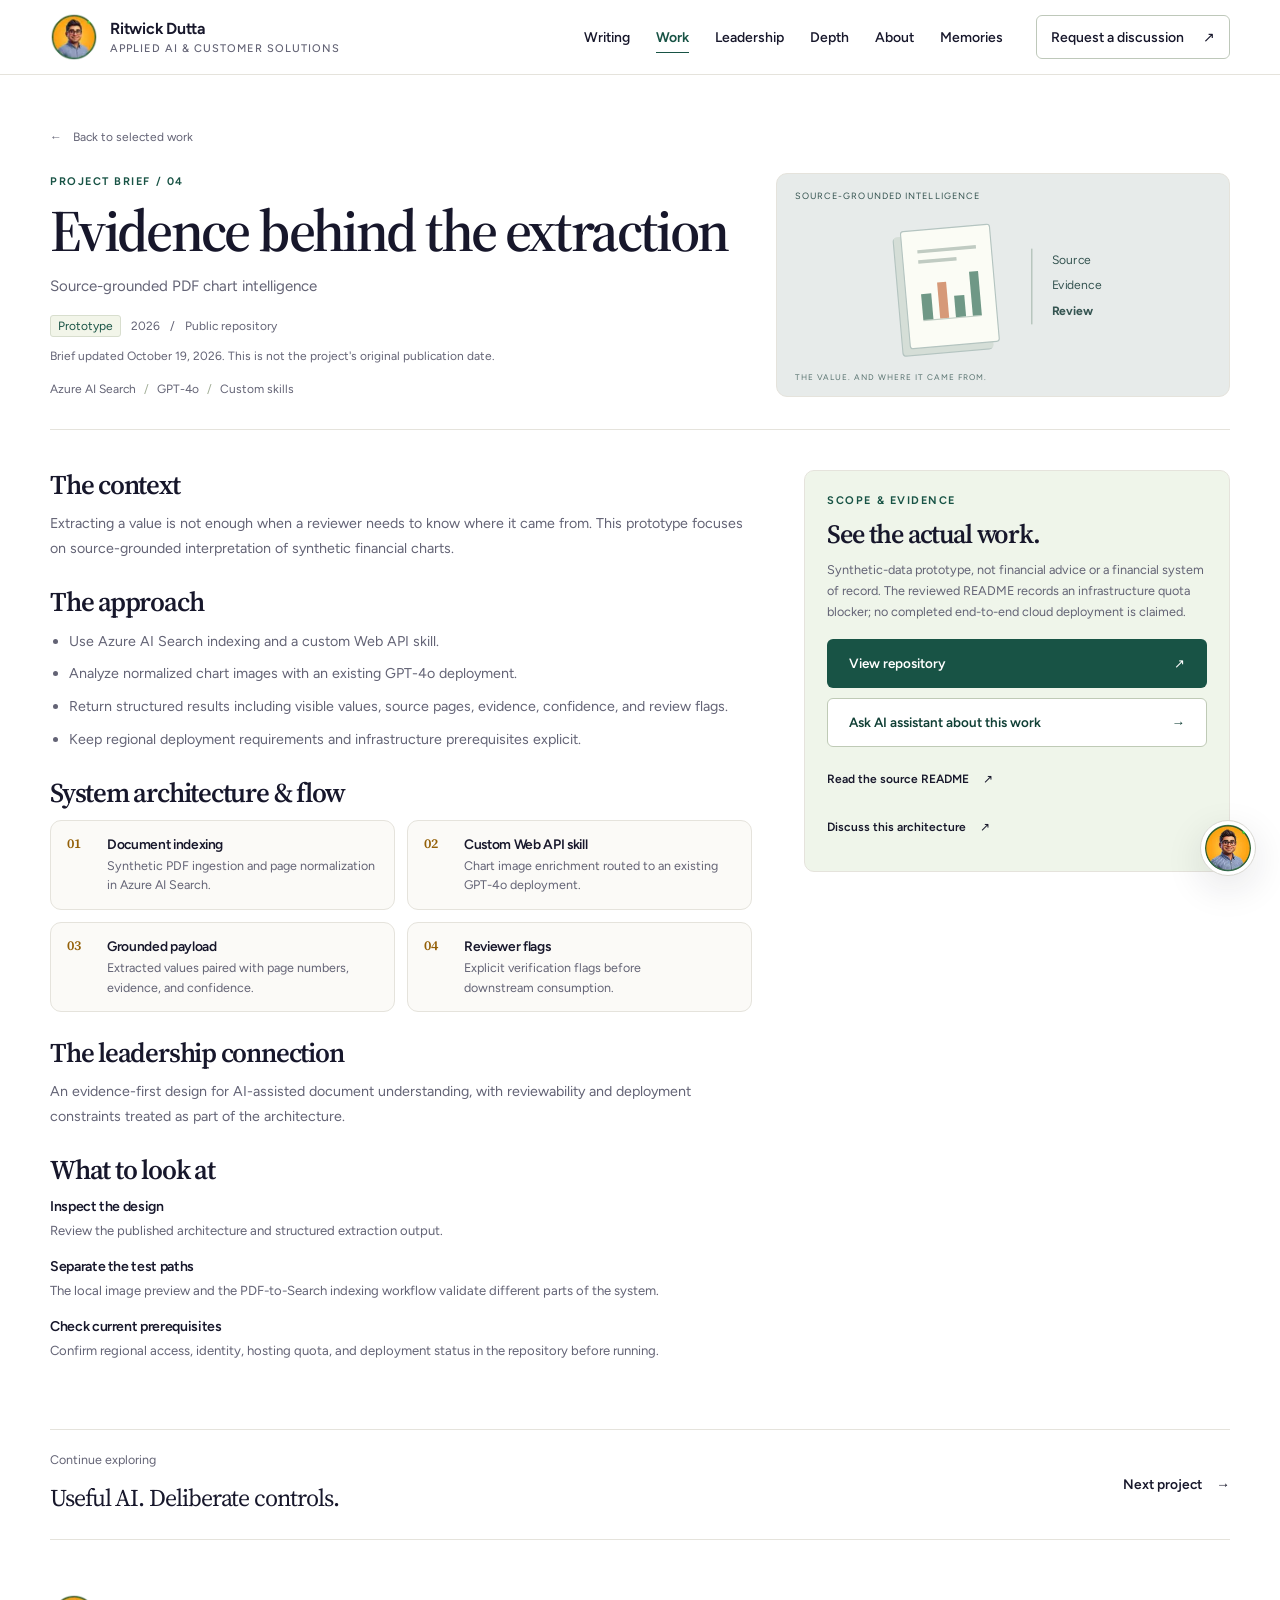
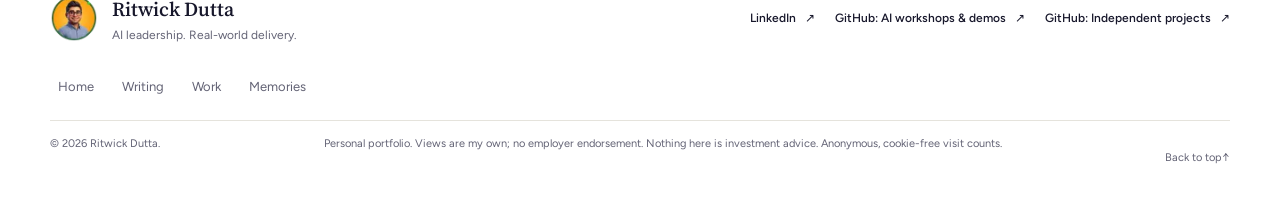
<file: work/source-grounded-chart-intelligence/index.html>
<!DOCTYPE html><html lang="en"> <head><meta charset="UTF-8"><meta name="viewport" content="width=device-width, initial-scale=1, viewport-fit=cover"><meta name="description" content="A synthetic-data prototype that extracts chart values with source pages, evidence, confidence, and review flags."><meta name="author" content="Ritwick Dutta"><meta name="color-scheme" content="light"><meta name="format-detection" content="telephone=no"><meta name="theme-color" content="#ffffff"><meta name="robots" content="index, follow"><link rel="canonical" href="https://ritwickdutta.com/work/source-grounded-chart-intelligence/"><link rel="alternate" hreflang="en" href="https://ritwickdutta.com/work/source-grounded-chart-intelligence/"><link rel="alternate" hreflang="x-default" href="https://ritwickdutta.com/work/source-grounded-chart-intelligence/"><link rel="icon" href="/_astro/brand-icon.CzYwvdHd_UjIq9.png" type="image/png" sizes="32x32"><link rel="apple-touch-icon" href="/_astro/brand-icon.CzYwvdHd_1CFBNq.png" sizes="180x180"><meta property="og:type" content="website"><meta property="og:title" content="Source-grounded PDF chart intelligence | Ritwick Dutta"><meta property="og:description" content="A synthetic-data prototype that extracts chart values with source pages, evidence, confidence, and review flags."><meta property="og:url" content="https://ritwickdutta.com/work/source-grounded-chart-intelligence/"><meta property="og:site_name" content="Ritwick Dutta"><meta property="og:locale" content="en_US"><meta property="og:image" content="https://ritwickdutta.com/_astro/social-card.CVUjkVky_3QflY.png"><meta property="og:image:secure_url" content="https://ritwickdutta.com/_astro/social-card.CVUjkVky_3QflY.png"><meta property="og:image:type" content="image/png"><meta property="og:image:width" content="1200"><meta property="og:image:height" content="630"><meta property="og:image:alt" content="Ritwick Dutta. I help enterprises turn AI ambition into capability."><meta name="twitter:card" content="summary_large_image"><meta name="twitter:title" content="Source-grounded PDF chart intelligence | Ritwick Dutta"><meta name="twitter:description" content="A synthetic-data prototype that extracts chart values with source pages, evidence, confidence, and review flags."><meta name="twitter:image" content="https://ritwickdutta.com/_astro/social-card.CVUjkVky_3QflY.png"><meta name="twitter:image:alt" content="Ritwick Dutta. I help enterprises turn AI ambition into capability."><script type="application/ld+json">{"@context":"https://schema.org","@type":"WebPage","name":"Source-grounded PDF chart intelligence | Ritwick Dutta","description":"A synthetic-data prototype that extracts chart values with source pages, evidence, confidence, and review flags.","url":"https://ritwickdutta.com/work/source-grounded-chart-intelligence/","inLanguage":"en","dateModified":"2026-10-19","isPartOf":{"@type":"WebSite","@id":"https://ritwickdutta.com/#website","name":"Ritwick Dutta - AI leadership and customer solutions","url":"https://ritwickdutta.com/","inLanguage":"en"},"breadcrumb":{"@type":"BreadcrumbList","itemListElement":[{"@type":"ListItem","position":1,"name":"Home","item":"https://ritwickdutta.com/"},{"@type":"ListItem","position":2,"name":"Evidence behind the extraction","item":"https://ritwickdutta.com/work/source-grounded-chart-intelligence/"}]},"author":{"@type":"Person","@id":"https://ritwickdutta.com/#ritwick-dutta","name":"Ritwick Dutta","url":"https://ritwickdutta.com/","description":"Ritwick Dutta is an applied AI architect at Microsoft focused on AI leadership, customer solutions, enterprise AI adoption, and production-ready GenAI and agentic systems.","image":"https://ritwickdutta.com/_astro/ritwick-portrait.OVi6_BrM_ZoFQlc.webp","jobTitle":"Applied AI Architect","worksFor":{"@type":"Organization","name":"Microsoft"},"homeLocation":{"@type":"Place","name":"Toronto, Canada"},"sameAs":["https://www.linkedin.com/in/ritwickdutta/","https://github.com/ritwickmicrosoft","https://github.com/rtdjin3000"],"knowsAbout":["Applied AI","Generative AI","Agentic systems","AI leadership","Customer solutions","Natural language processing","Machine learning","Data analytics","Database security","Statistical modelling","Quantitative investment management","Data storytelling","MLOps","Responsible AI","AI product development"]}}</script><script async data-goatcounter="https://ritwickdutta.goatcounter.com/count" src="https://gc.zgo.at/count.js"></script><title>Source-grounded PDF chart intelligence | Ritwick Dutta</title><link rel="stylesheet" href="/_astro/Layout.c6FSOpwe.css"><script type="module" src="/_astro/page.Z7aXAJDY.js"></script></head> <body> <a class="skip-link" href="#main">Skip to content</a> <header class="site-header"> <div class="container header-inner"> <a class="brand" href="/" aria-label="Ritwick Dutta - home"> <img src="/_astro/brand-logo.Cd5ExV_H_Z2owRTU.webp" srcset="/_astro/brand-logo.Cd5ExV_H_Z2owRTU.webp 54w, /_astro/brand-logo.Cd5ExV_H_Z2nDy6W.webp 108w" alt sizes="54px" loading="eager" decoding="async" width="54" height="54" class="brand-logo"> <span>Ritwick Dutta<span class="brand-caption">APPLIED AI & CUSTOMER SOLUTIONS</span></span> </a> <button class="menu-toggle" data-menu-toggle aria-expanded="false" aria-controls="site-navigation" hidden> <span data-menu-label>Menu</span><span class="menu-lines" aria-hidden="true"></span> </button> <nav class="site-nav" id="site-navigation" aria-label="Main navigation"> <a href="/writing/" data-nav-target="writing">Writing</a> <a href="/#work" data-nav-target="work" class="is-active">Work</a> <a href="/#leadership" data-nav-target="leadership">Leadership</a> <a href="/#depth" data-nav-target="depth">Depth</a> <a href="/#about" data-nav-target="about">About</a> <a href="/gallery/" data-nav-target="gallery">Memories</a> <a class="nav-connect" href="mailto:rittwick.dutta@gmail.com" data-open-assistant="discussion">Request a discussion <span aria-hidden="true">&nearr;</span></a> </nav> </div> <div class="reading-progress" data-reading-progress aria-hidden="true"></div> </header> <main id="main">  <section class="container page-heading" id="top"> <a class="breadcrumb" href="/#work"><span aria-hidden="true">&larr;</span>Back to selected work</a> <div class="brief-heading"> <div> <p class="eyebrow">PROJECT BRIEF / 04</p> <h1>Evidence behind the extraction</h1> <p class="page-intro">Source-grounded PDF chart intelligence</p> <div class="brief-meta"><span class="type-badge">Prototype</span><span>2026</span><span aria-hidden="true">/</span><span>Public repository</span></div> <p class="content-updated">Brief updated <time datetime="2026-10-19">October 19, 2026</time>. This is not the project's original publication date.</p> <ul class="tags" aria-label="Technologies and themes"><li>Azure AI Search</li><li>GPT-4o</li><li>Custom skills</li></ul> <div class="brief-mobile-actions"> <a class="button button-dark" href="https://github.com/ritwickmicrosoft/ocr-skills" target="_blank" rel="noopener noreferrer">View repository<span aria-hidden="true">&nearr;</span><span class="sr-only"> (opens in a new tab)</span></a> <button type="button" class="button button-outline brief-ask-button" data-ask-assistant="How does Ritwick's source-grounded chart intelligence prototype pair extracted values with evidence?">Ask AI about this work<span aria-hidden="true">&rarr;</span></button> </div> </div> <div class="project-visual visual-documents" aria-hidden="true">     <span class="visual-kicker">SOURCE-GROUNDED INTELLIGENCE</span> <div class="document-graphic"><div class="document-paper"><i></i><i></i><div class="document-chart"><b></b><b></b><b></b><b></b></div></div><span class="document-evidence">Source<br>Evidence<br><b>Review</b></span></div> <span class="visual-footnote">THE VALUE. AND WHERE IT CAME FROM.</span>     </div> </div> </section> <div class="container brief-layout"> <div> <section class="brief-section"><h2>The context</h2><p>Extracting a value is not enough when a reviewer needs to know where it came from. This prototype focuses on source-grounded interpretation of synthetic financial charts.</p></section> <section class="brief-section"><h2>The approach</h2><ul><li>Use Azure AI Search indexing and a custom Web API skill.</li><li>Analyze normalized chart images with an existing GPT-4o deployment.</li><li>Return structured results including visible values, source pages, evidence, confidence, and review flags.</li><li>Keep regional deployment requirements and infrastructure prerequisites explicit.</li></ul></section> <section class="brief-section brief-architecture" data-architecture-blueprint> <h2>System architecture &amp; flow</h2> <ol class="architecture-flow"> <li> <span class="architecture-step">01</span> <div> <h3>Document indexing</h3> <p>Synthetic PDF ingestion and page normalization in Azure AI Search.</p> </div> </li><li> <span class="architecture-step">02</span> <div> <h3>Custom Web API skill</h3> <p>Chart image enrichment routed to an existing GPT-4o deployment.</p> </div> </li><li> <span class="architecture-step">03</span> <div> <h3>Grounded payload</h3> <p>Extracted values paired with page numbers, evidence, and confidence.</p> </div> </li><li> <span class="architecture-step">04</span> <div> <h3>Reviewer flags</h3> <p>Explicit verification flags before downstream consumption.</p> </div> </li> </ol> </section> <section class="brief-section"><h2>The leadership connection</h2><p>An evidence-first design for AI-assisted document understanding, with reviewability and deployment constraints treated as part of the architecture.</p></section> <section class="brief-section"><h2>What to look at</h2><div class="review-list"><div><h3>Inspect the design</h3><p>Review the published architecture and structured extraction output.</p></div><div><h3>Separate the test paths</h3><p>The local image preview and the PDF-to-Search indexing workflow validate different parts of the system.</p></div><div><h3>Check current prerequisites</h3><p>Confirm regional access, identity, hosting quota, and deployment status in the repository before running.</p></div></div></section> </div> <aside class="brief-sidebar"> <p class="eyebrow">SCOPE & EVIDENCE</p><h2>See the actual work.</h2> <p>Synthetic-data prototype, not financial advice or a financial system of record. The reviewed README records an infrastructure quota blocker; no completed end-to-end cloud deployment is claimed.</p> <a class="button button-dark" href="https://github.com/ritwickmicrosoft/ocr-skills" target="_blank" rel="noopener noreferrer">View repository<span aria-hidden="true">&nearr;</span><span class="sr-only"> (opens in a new tab)</span></a> <button type="button" class="button button-outline brief-ask-button" data-ask-assistant="How does Ritwick's source-grounded chart intelligence prototype pair extracted values with evidence?">Ask AI assistant about this work<span aria-hidden="true">&rarr;</span></button> <a class="text-link" href="https://github.com/ritwickmicrosoft/ocr-skills/blob/main/README.md" target="_blank" rel="noopener noreferrer">Read the source README<span aria-hidden="true">&nearr;</span><span class="sr-only"> (opens in a new tab)</span></a> <a class="text-link brief-discuss-link" href="mailto:rittwick.dutta@gmail.com?subject=Source-grounded%20PDF%20chart%20intelligence" data-open-assistant="discussion" data-discussion-topic="agentic-systems">Discuss this architecture<span aria-hidden="true">&nearr;</span></a> </aside> </div> <div class="container brief-next"> <div><p>Continue exploring</p><h2><a href="/work/consent-aware-campaigns/">Useful AI. Deliberate controls.</a></h2></div> <a class="text-link" href="/work/consent-aware-campaigns/">Next project<span aria-hidden="true">&rarr;</span><span class="sr-only">: Consent-aware campaign application</span></a> </div>  </main> <footer class="site-footer"> <div class="container footer-top"> <a class="footer-brand" href="/" aria-label="Ritwick Dutta - home"> <img src="/_astro/brand-logo.Cd5ExV_H_Z2owRTU.webp" srcset="/_astro/brand-logo.Cd5ExV_H_Z2owRTU.webp 54w, /_astro/brand-logo.Cd5ExV_H_Z2nDy6W.webp 108w" alt sizes="54px" loading="lazy" decoding="async" width="54" height="54" class="brand-logo"> <span class="footer-name">Ritwick Dutta<span>AI leadership. Real-world delivery.</span></span> </a> <nav class="footer-links" aria-label="Social profiles"> <a href="https://www.linkedin.com/in/ritwickdutta/" target="_blank" rel="noopener noreferrer">LinkedIn <span class="sr-only">(opens in a new tab)</span><span aria-hidden="true">&nearr;</span></a> <a href="https://github.com/ritwickmicrosoft" target="_blank" rel="noopener noreferrer">GitHub: AI workshops &amp; demos<span class="sr-only"> (opens in a new tab)</span><span aria-hidden="true">&nearr;</span></a><a href="https://github.com/rtdjin3000" target="_blank" rel="noopener noreferrer">GitHub: Independent projects<span class="sr-only"> (opens in a new tab)</span><span aria-hidden="true">&nearr;</span></a> </nav> </div> <nav class="container footer-site-nav" aria-label="Explore the site"> <a href="/">Home</a> <a href="/writing/">Writing</a> <a href="/#work">Work</a> <a href="/gallery/">Memories</a> </nav> <div class="container footer-bottom"> <p>&copy; 2026 Ritwick Dutta.</p> <p>Personal portfolio. Views are my own; no employer endorsement. Nothing here is investment advice. Anonymous, cookie-free visit counts.</p> <a href="#top">Back to top <span aria-hidden="true">&uarr;</span></a> </div> </footer> <button class="assistant-launcher" type="button" data-assistant-launcher hidden aria-label="Ask Ritwick" aria-haspopup="dialog" aria-keyshortcuts="Control+K Meta+K" data-astro-cid-bitmefoy> <img src="/_astro/brand-icon.CzYwvdHd_vXztb.webp" alt loading="eager" data-astro-cid-bitmefoy="true" decoding="async" width="96" height="96" class="assistant-launcher-mark"> <span class="assistant-launcher-label" data-astro-cid-bitmefoy><strong data-astro-cid-bitmefoy>Ask Ritwick</strong></span> <kbd class="assistant-shortcut" data-assistant-shortcut aria-hidden="true" data-astro-cid-bitmefoy>⌘K</kbd> </button> <dialog class="assistant-dialog" data-assistant-dialog data-api-base="https://ritwickdutta-portfolio-api-fgnldppt2a-uc.a.run.app" data-astro-cid-bitmefoy> <div class="assistant-shell" data-astro-cid-bitmefoy> <header class="assistant-header" data-astro-cid-bitmefoy> <div class="assistant-identity" data-astro-cid-bitmefoy> <img src="/_astro/brand-icon.CzYwvdHd_umvJF.webp" alt loading="lazy" data-astro-cid-bitmefoy="true" decoding="async" width="42" height="42"> <div data-astro-cid-bitmefoy><strong data-astro-cid-bitmefoy>Ritwick's AI portfolio assistant</strong></div> </div> <button type="button" class="assistant-close" data-assistant-close aria-label="Close assistant" data-astro-cid-bitmefoy>&times;</button> </header> <div class="assistant-tabs" role="tablist" aria-label="Assistant options" data-astro-cid-bitmefoy> <button type="button" id="assistant-tab-chat" role="tab" aria-selected="true" aria-controls="assistant-panel-chat" data-assistant-tab="chat" data-astro-cid-bitmefoy>Ask Ritwick</button> <button type="button" id="assistant-tab-discussion" role="tab" aria-selected="false" aria-controls="assistant-panel-discussion" data-assistant-tab="discussion" tabindex="-1" data-astro-cid-bitmefoy>Request a discussion</button> </div> <section id="assistant-panel-chat" class="assistant-panel assistant-chat" role="tabpanel" aria-labelledby="assistant-tab-chat" data-assistant-panel="chat" data-astro-cid-bitmefoy> <div class="assistant-suggestions" aria-label="Suggested questions" data-astro-cid-bitmefoy> <button type="button" data-chat-suggestion="What is RAG?" data-astro-cid-bitmefoy>What is RAG?</button> <button type="button" data-chat-suggestion="What has Ritwick built for enterprise AI?" data-astro-cid-bitmefoy>Enterprise AI work</button> <button type="button" data-chat-suggestion="What is Ritwick's experience with NLP?" data-astro-cid-bitmefoy>NLP depth</button> <button type="button" data-chat-suggestion="How does Ritwick approach AI leadership?" data-astro-cid-bitmefoy>Leadership approach</button> </div> <div class="assistant-messages" data-chat-messages role="log" aria-live="polite" aria-relevant="additions" data-astro-cid-bitmefoy> <article class="assistant-message assistant-message-system" data-astro-cid-bitmefoy> <p data-astro-cid-bitmefoy>Hello, welcome to Ritwick's Intellectual Companionship. Let me know what interests you.</p> </article> </div> <form class="assistant-chat-form" data-chat-form data-astro-cid-bitmefoy> <label class="sr-only" for="assistant-question" data-astro-cid-bitmefoy>Question for the portfolio assistant</label> <textarea id="assistant-question" name="question" rows="2" minlength="2" maxlength="500" placeholder="What would you like to know?" required data-chat-input data-astro-cid-bitmefoy></textarea> <button type="submit" class="assistant-submit" data-astro-cid-bitmefoy>Send <span aria-hidden="true" data-astro-cid-bitmefoy>&uarr;</span></button> </form> <p class="assistant-privacy" data-astro-cid-bitmefoy>Messages are processed by an AI service to generate replies and are not stored on this website. Please avoid sharing sensitive details. Replies may be incomplete.</p> </section> <section id="assistant-panel-discussion" class="assistant-panel assistant-discussion" role="tabpanel" aria-labelledby="assistant-tab-discussion" data-assistant-panel="discussion" hidden data-astro-cid-bitmefoy> <div class="assistant-scope" data-astro-cid-bitmefoy> <strong data-astro-cid-bitmefoy>Request a conversation</strong> <p data-astro-cid-bitmefoy>This sends Ritwick an email with your context and preferred availability. It does not confirm a calendar booking.</p> </div> <form class="discussion-form" data-discussion-form data-astro-cid-bitmefoy> <input type="hidden" name="startedAt" data-discussion-started data-astro-cid-bitmefoy> <div class="discussion-honeypot" aria-hidden="true" data-astro-cid-bitmefoy> <label for="discussion-website" data-astro-cid-bitmefoy>Website</label> <input id="discussion-website" name="website" type="text" tabindex="-1" autocomplete="off" data-astro-cid-bitmefoy> </div> <label data-astro-cid-bitmefoy>Name<input name="name" type="text" minlength="2" maxlength="120" autocomplete="name" required data-astro-cid-bitmefoy></label> <label data-astro-cid-bitmefoy>Email<input name="email" type="email" maxlength="254" autocomplete="email" required data-astro-cid-bitmefoy></label> <label class="discussion-optional" data-astro-cid-bitmefoy>Organization or role <span data-astro-cid-bitmefoy>Optional</span><input name="organization" type="text" maxlength="160" autocomplete="organization" data-astro-cid-bitmefoy></label> <label data-astro-cid-bitmefoy>Discussion topic
<select name="topic" required data-astro-cid-bitmefoy> <option value="" data-astro-cid-bitmefoy>Choose a topic</option> <option value="ai-strategy" data-astro-cid-bitmefoy>AI strategy</option> <option value="agentic-systems" data-astro-cid-bitmefoy>Agentic systems</option> <option value="platform-architecture" data-astro-cid-bitmefoy>Platform architecture</option> <option value="leadership" data-astro-cid-bitmefoy>AI and customer-solution leadership</option> <option value="other" data-astro-cid-bitmefoy>Other</option> </select> </label> <label data-astro-cid-bitmefoy>Preferred availability<input name="availability" type="text" minlength="3" maxlength="300" placeholder="For example: Tuesday or Thursday afternoon" required data-astro-cid-bitmefoy></label> <label class="discussion-zone-field" data-astro-cid-bitmefoy>Time zone<input name="timezone" type="text" minlength="2" maxlength="80" autocomplete="off" required data-discussion-timezone data-astro-cid-bitmefoy></label> <p class="discussion-zone" data-astro-cid-bitmefoy><span data-astro-cid-bitmefoy>Time zone: <strong data-zone-value data-astro-cid-bitmefoy></strong></span><button type="button" data-zone-edit aria-label="Change time zone" data-astro-cid-bitmefoy>Change</button></p> <label class="discussion-message" data-astro-cid-bitmefoy>Context or message<textarea name="message" rows="3" minlength="10" maxlength="2000" required data-astro-cid-bitmefoy></textarea></label> <label class="discussion-consent" data-astro-cid-bitmefoy><input name="consent" type="checkbox" value="true" required data-astro-cid-bitmefoy><span data-astro-cid-bitmefoy>I agree to have this information emailed to Ritwick so he can respond to my request.</span></label> <div class="discussion-actions" data-astro-cid-bitmefoy> <button type="submit" class="button button-dark discussion-submit" data-astro-cid-bitmefoy>Send discussion request <span aria-hidden="true" data-astro-cid-bitmefoy>&nearr;</span></button> <p class="discussion-status" data-discussion-status role="status" aria-live="polite" data-astro-cid-bitmefoy></p> </div> </form> <p class="assistant-privacy" data-astro-cid-bitmefoy>Form details are emailed to rittwick.dutta@gmail.com. They are not stored in the website database.</p> </section> </div> </dialog> <noscript> <p class="assistant-noscript" data-astro-cid-bitmefoy>To request a discussion, email <a href="mailto:rittwick.dutta@gmail.com" data-astro-cid-bitmefoy>rittwick.dutta@gmail.com</a>.</p> </noscript> <script type="module" src="/_astro/AssistantPanel.astro_astro_type_script_index_0_lang.Bv1ekR_S.js"></script> <script type="module" src="/_astro/Layout.astro_astro_type_script_index_0_lang.DrBPqpuC.js"></script> </body> </html>
</file>
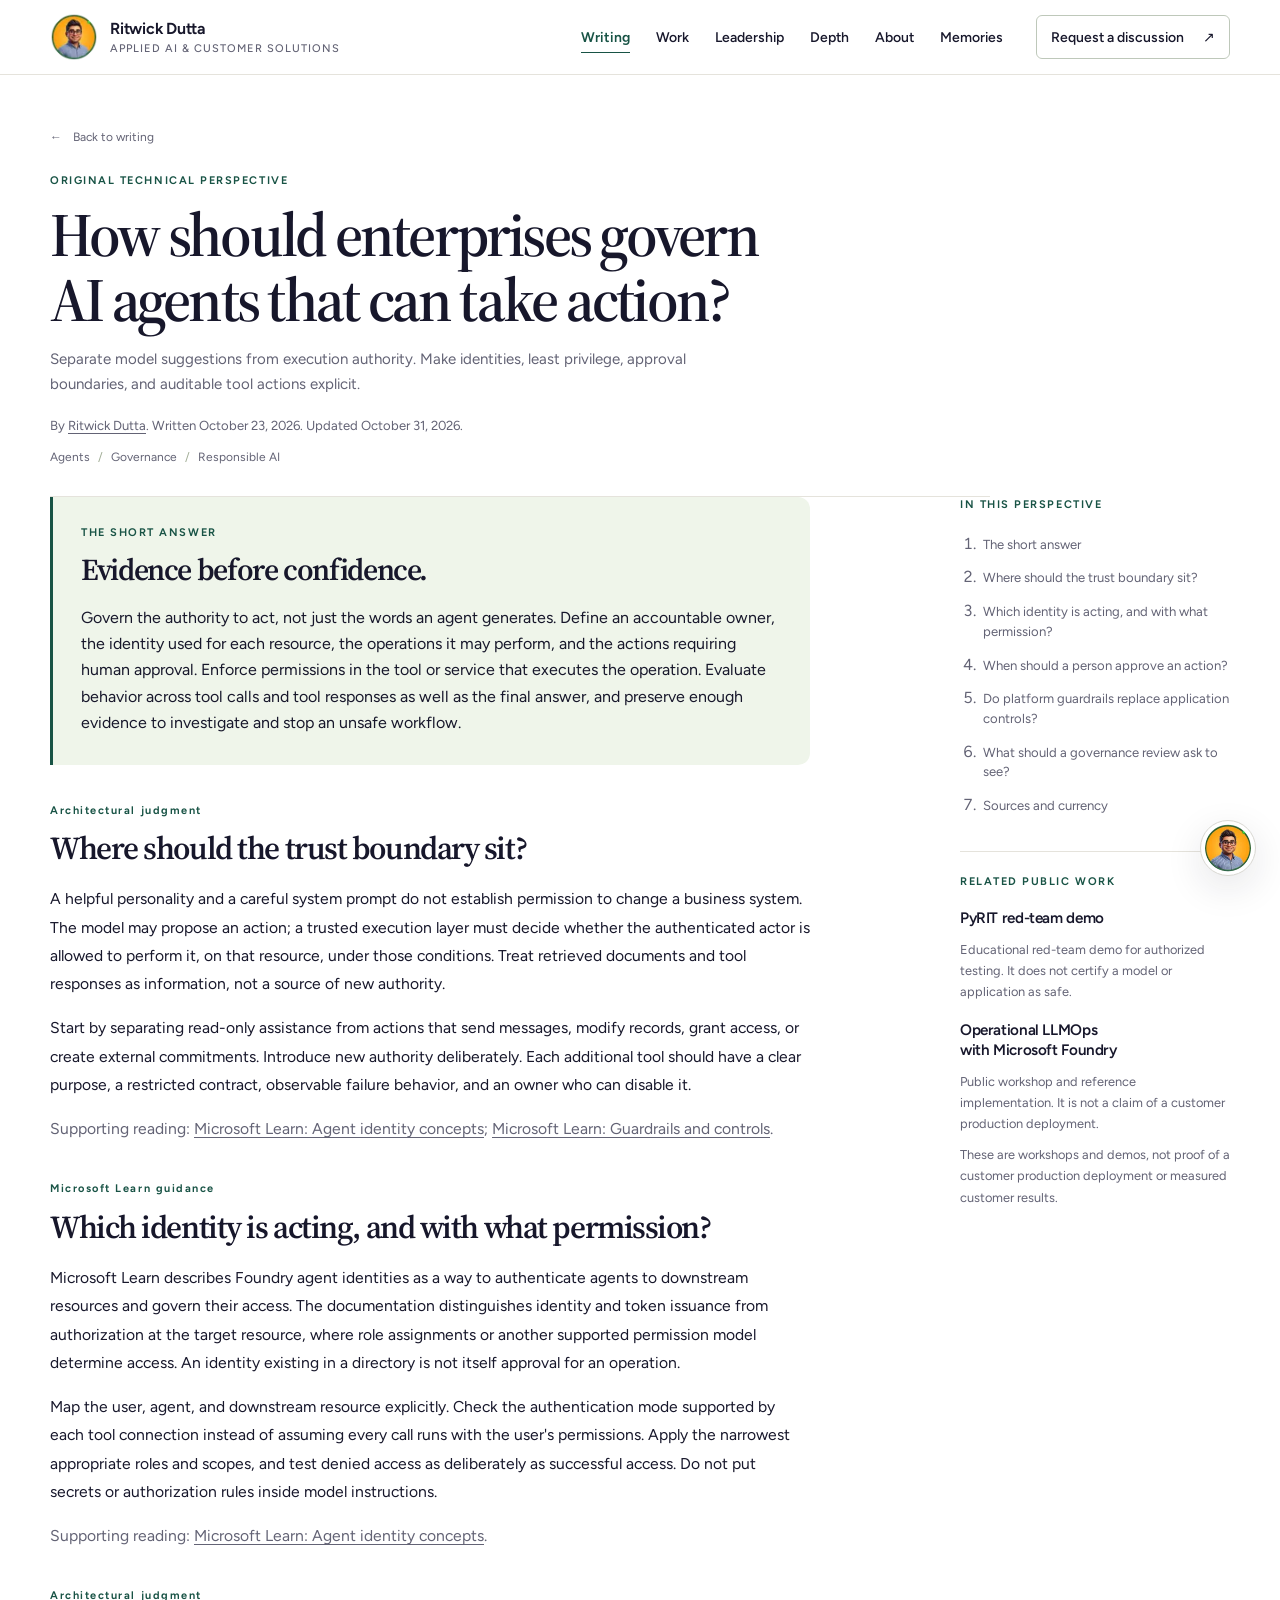
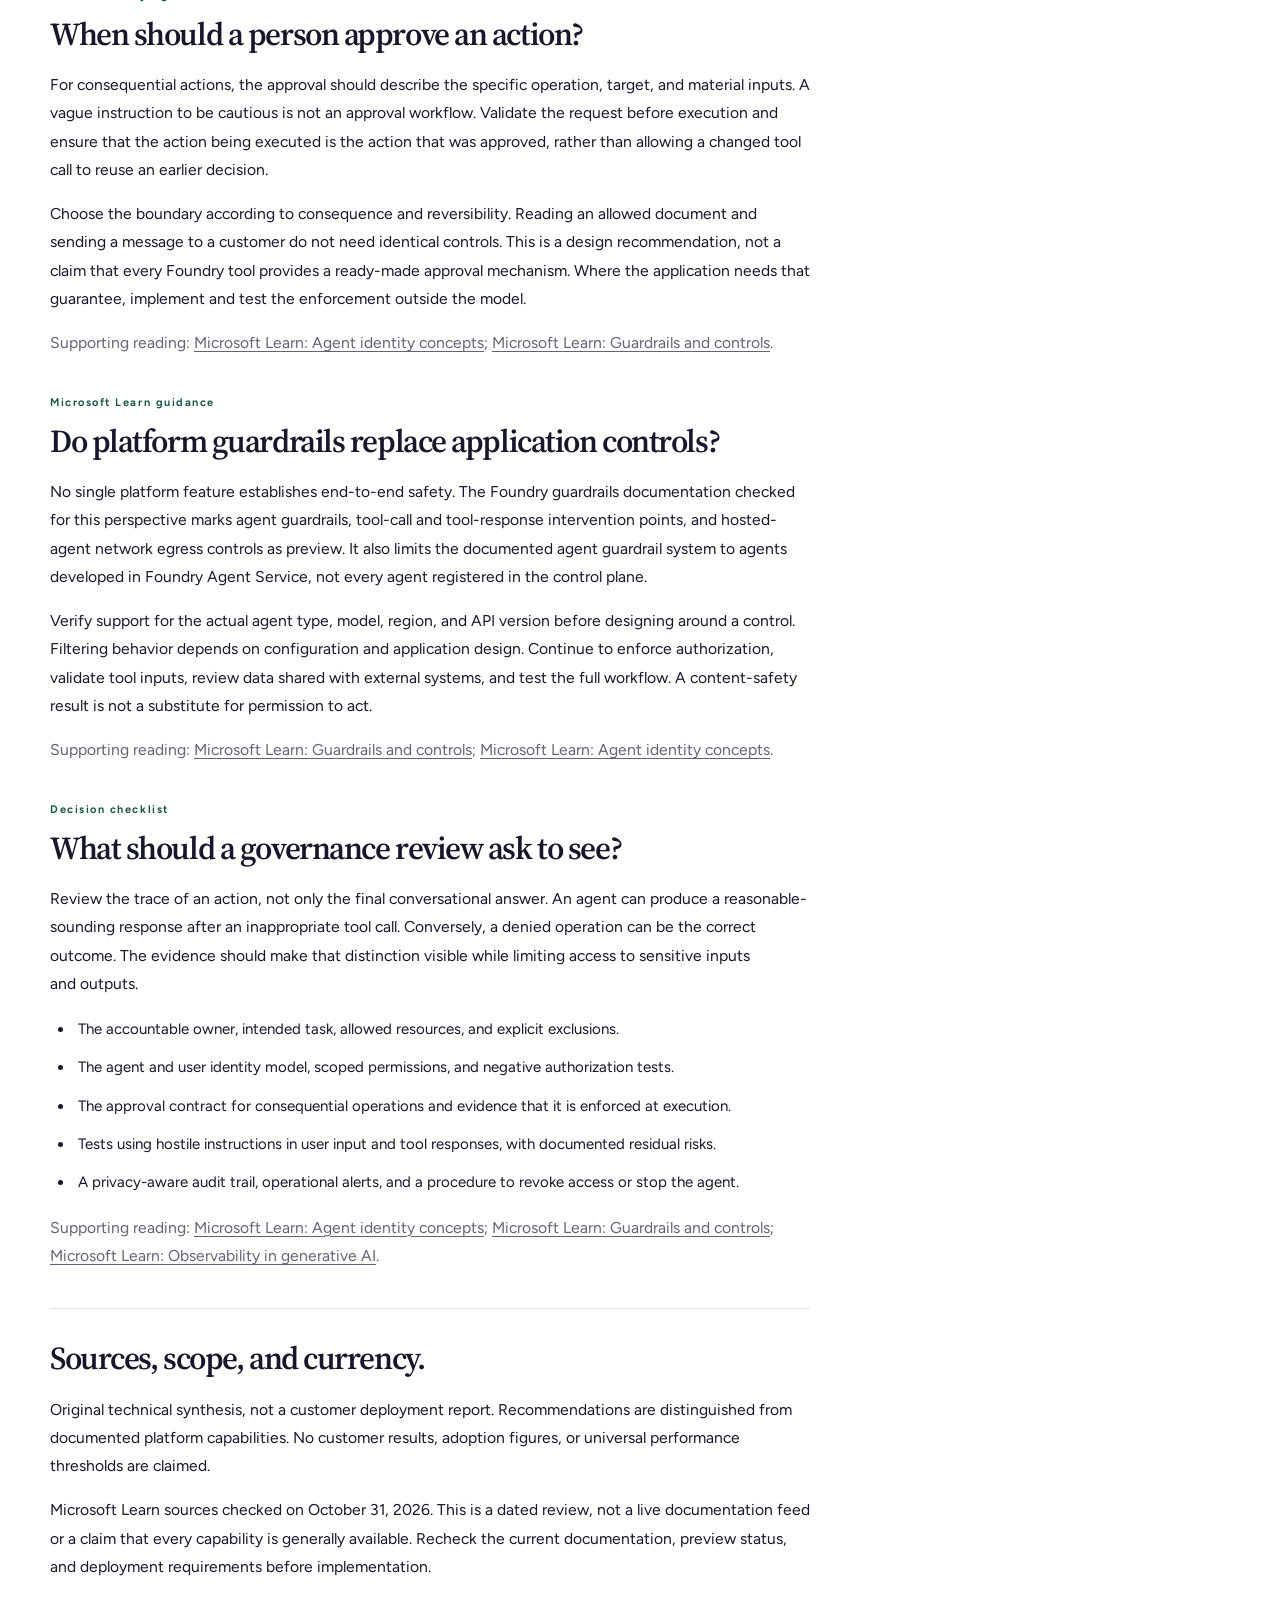
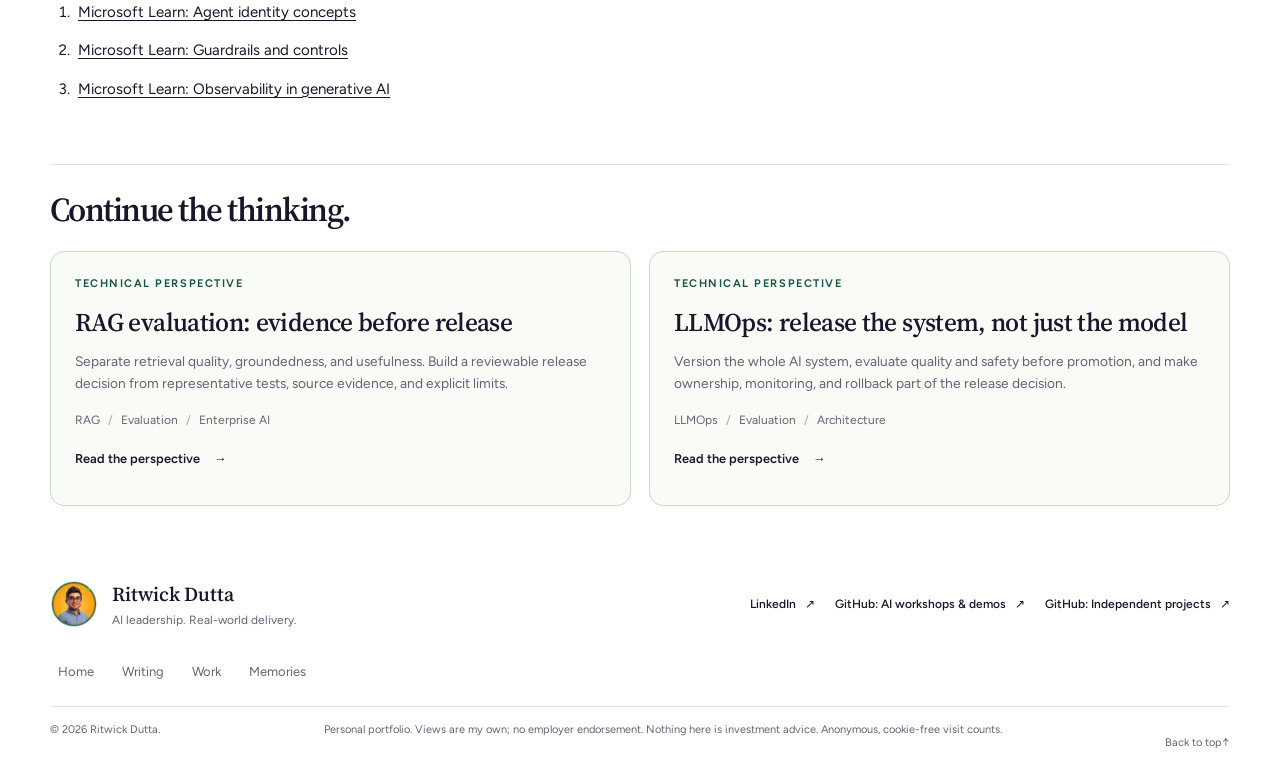
<file: writing/agent-governance-boundaries/index.html>
<!DOCTYPE html><html lang="en"> <head><meta charset="UTF-8"><meta name="viewport" content="width=device-width, initial-scale=1, viewport-fit=cover"><meta name="description" content="Separate model suggestions from execution authority. Make identities, least privilege, approval boundaries, and auditable tool actions explicit."><meta name="author" content="Ritwick Dutta"><meta name="color-scheme" content="light"><meta name="format-detection" content="telephone=no"><meta name="theme-color" content="#ffffff"><meta name="robots" content="index, follow"><link rel="canonical" href="https://ritwickdutta.com/writing/agent-governance-boundaries/"><link rel="alternate" hreflang="en" href="https://ritwickdutta.com/writing/agent-governance-boundaries/"><link rel="alternate" hreflang="x-default" href="https://ritwickdutta.com/writing/agent-governance-boundaries/"><link rel="icon" href="/_astro/brand-icon.CzYwvdHd_UjIq9.png" type="image/png" sizes="32x32"><link rel="apple-touch-icon" href="/_astro/brand-icon.CzYwvdHd_1CFBNq.png" sizes="180x180"><meta property="og:type" content="article"><meta property="article:modified_time" content="2026-10-31"><meta property="article:author" content="https://www.linkedin.com/in/ritwickdutta/"><meta property="og:title" content="Agent governance starts at the authority boundary | Ritwick Dutta"><meta property="og:description" content="Separate model suggestions from execution authority. Make identities, least privilege, approval boundaries, and auditable tool actions explicit."><meta property="og:url" content="https://ritwickdutta.com/writing/agent-governance-boundaries/"><meta property="og:site_name" content="Ritwick Dutta"><meta property="og:locale" content="en_US"><meta property="og:image" content="https://ritwickdutta.com/_astro/social-card.CVUjkVky_3QflY.png"><meta property="og:image:secure_url" content="https://ritwickdutta.com/_astro/social-card.CVUjkVky_3QflY.png"><meta property="og:image:type" content="image/png"><meta property="og:image:width" content="1200"><meta property="og:image:height" content="630"><meta property="og:image:alt" content="Ritwick Dutta. I help enterprises turn AI ambition into capability."><meta name="twitter:card" content="summary_large_image"><meta name="twitter:title" content="Agent governance starts at the authority boundary | Ritwick Dutta"><meta name="twitter:description" content="Separate model suggestions from execution authority. Make identities, least privilege, approval boundaries, and auditable tool actions explicit."><meta name="twitter:image" content="https://ritwickdutta.com/_astro/social-card.CVUjkVky_3QflY.png"><meta name="twitter:image:alt" content="Ritwick Dutta. I help enterprises turn AI ambition into capability."><script type="application/ld+json">{"@context":"https://schema.org","@type":"WebPage","name":"Agent governance starts at the authority boundary | Ritwick Dutta","description":"Separate model suggestions from execution authority. Make identities, least privilege, approval boundaries, and auditable tool actions explicit.","url":"https://ritwickdutta.com/writing/agent-governance-boundaries/","inLanguage":"en","dateModified":"2026-10-31","isPartOf":{"@type":"WebSite","@id":"https://ritwickdutta.com/#website","name":"Ritwick Dutta - AI leadership and customer solutions","url":"https://ritwickdutta.com/","inLanguage":"en"},"breadcrumb":{"@type":"BreadcrumbList","itemListElement":[{"@type":"ListItem","position":1,"name":"Home","item":"https://ritwickdutta.com/"},{"@type":"ListItem","position":2,"name":"Writing","item":"https://ritwickdutta.com/writing/"},{"@type":"ListItem","position":3,"name":"Agent governance starts at the authority boundary","item":"https://ritwickdutta.com/writing/agent-governance-boundaries/"}]},"author":{"@type":"Person","@id":"https://ritwickdutta.com/#ritwick-dutta","name":"Ritwick Dutta","url":"https://ritwickdutta.com/","description":"Ritwick Dutta is an applied AI architect at Microsoft focused on AI leadership, customer solutions, enterprise AI adoption, and production-ready GenAI and agentic systems.","image":"https://ritwickdutta.com/_astro/ritwick-portrait.OVi6_BrM_ZoFQlc.webp","jobTitle":"Applied AI Architect","worksFor":{"@type":"Organization","name":"Microsoft"},"homeLocation":{"@type":"Place","name":"Toronto, Canada"},"sameAs":["https://www.linkedin.com/in/ritwickdutta/","https://github.com/ritwickmicrosoft","https://github.com/rtdjin3000"],"knowsAbout":["Applied AI","Generative AI","Agentic systems","AI leadership","Customer solutions","Natural language processing","Machine learning","Data analytics","Database security","Statistical modelling","Quantitative investment management","Data storytelling","MLOps","Responsible AI","AI product development"]},"mainEntity":{"@type":"Article","@id":"https://ritwickdutta.com/writing/agent-governance-boundaries/#article","headline":"How should enterprises govern AI agents that can take action?","description":"Separate model suggestions from execution authority. Make identities, least privilege, approval boundaries, and auditable tool actions explicit.","url":"https://ritwickdutta.com/writing/agent-governance-boundaries/","mainEntityOfPage":{"@id":"https://ritwickdutta.com/writing/agent-governance-boundaries/"},"author":{"@id":"https://ritwickdutta.com/#ritwick-dutta"},"image":"https://ritwickdutta.com/_astro/social-card.CVUjkVky_3QflY.png","inLanguage":"en","articleSection":"Technical perspectives","keywords":"Agents, Governance, Responsible AI","dateCreated":"2026-10-23","dateModified":"2026-10-31","isAccessibleForFree":true,"citation":[{"@type":"CreativeWork","name":"Microsoft Learn: Agent identity concepts","url":"https://learn.microsoft.com/en-us/azure/foundry/agents/concepts/agent-identity"},{"@type":"CreativeWork","name":"Microsoft Learn: Guardrails and controls","url":"https://learn.microsoft.com/en-us/azure/foundry/guardrails/guardrails-overview"},{"@type":"CreativeWork","name":"Microsoft Learn: Observability in generative AI","url":"https://learn.microsoft.com/en-us/azure/foundry/concepts/observability"}]}}</script><script async data-goatcounter="https://ritwickdutta.goatcounter.com/count" src="https://gc.zgo.at/count.js"></script><title>Agent governance starts at the authority boundary | Ritwick Dutta</title><link rel="stylesheet" href="/_astro/Layout.c6FSOpwe.css"><script type="module" src="/_astro/page.Z7aXAJDY.js"></script></head> <body> <a class="skip-link" href="#main">Skip to content</a> <header class="site-header"> <div class="container header-inner"> <a class="brand" href="/" aria-label="Ritwick Dutta - home"> <img src="/_astro/brand-logo.Cd5ExV_H_Z2owRTU.webp" srcset="/_astro/brand-logo.Cd5ExV_H_Z2owRTU.webp 54w, /_astro/brand-logo.Cd5ExV_H_Z2nDy6W.webp 108w" alt sizes="54px" loading="eager" decoding="async" width="54" height="54" class="brand-logo"> <span>Ritwick Dutta<span class="brand-caption">APPLIED AI & CUSTOMER SOLUTIONS</span></span> </a> <button class="menu-toggle" data-menu-toggle aria-expanded="false" aria-controls="site-navigation" hidden> <span data-menu-label>Menu</span><span class="menu-lines" aria-hidden="true"></span> </button> <nav class="site-nav" id="site-navigation" aria-label="Main navigation"> <a href="/writing/" data-nav-target="writing" aria-current="page">Writing</a> <a href="/#work" data-nav-target="work">Work</a> <a href="/#leadership" data-nav-target="leadership">Leadership</a> <a href="/#depth" data-nav-target="depth">Depth</a> <a href="/#about" data-nav-target="about">About</a> <a href="/gallery/" data-nav-target="gallery">Memories</a> <a class="nav-connect" href="mailto:rittwick.dutta@gmail.com" data-open-assistant="discussion">Request a discussion <span aria-hidden="true">&nearr;</span></a> </nav> </div> <div class="reading-progress" data-reading-progress aria-hidden="true"></div> </header> <main id="main">  <article class="container perspective-article" id="article"> <header class="page-heading perspective-heading" id="top"> <a class="breadcrumb" href="/writing/"><span aria-hidden="true">&larr;</span>Back to writing</a> <p class="eyebrow">ORIGINAL TECHNICAL PERSPECTIVE</p> <h1>How should enterprises govern AI agents that can take action?</h1> <p class="page-intro">Separate model suggestions from execution authority. Make identities, least privilege, approval boundaries, and auditable tool actions explicit.</p> <p class="perspective-byline">By <a href="https://www.linkedin.com/in/ritwickdutta/" target="_blank" rel="noopener noreferrer">Ritwick Dutta</a>. Written <time datetime="2026-10-23">October 23, 2026</time>. Updated <time datetime="2026-10-31">October 31, 2026</time>.</p> <ul class="tags" aria-label="Topics"><li>Agents</li><li>Governance</li><li>Responsible AI</li></ul> </header> <div class="perspective-layout"> <div class="perspective-body"> <section class="perspective-answer" aria-labelledby="short-answer"> <p class="eyebrow">THE SHORT ANSWER</p> <h2 id="short-answer">Evidence before confidence.</h2> <p>Govern the authority to act, not just the words an agent generates. Define an accountable owner, the identity used for each resource, the operations it may perform, and the actions requiring human approval. Enforce permissions in the tool or service that executes the operation. Evaluate behavior across tool calls and tool responses as well as the final answer, and preserve enough evidence to investigate and stop an unsafe workflow.</p> </section> <section class="perspective-section" aria-labelledby="authority-not-personality"> <p class="eyebrow">Architectural judgment</p> <h2 id="authority-not-personality">Where should the trust boundary sit?</h2> <p>A helpful personality and a careful system prompt do not establish permission to change a business system. The model may propose an action; a trusted execution layer must decide whether the authenticated actor is allowed to perform it, on that resource, under those conditions. Treat retrieved documents and tool responses as information, not a source of new authority.</p><p>Start by separating read-only assistance from actions that send messages, modify records, grant access, or create external commitments. Introduce new authority deliberately. Each additional tool should have a clear purpose, a restricted contract, observable failure behavior, and an owner who can disable it.</p>  <p class="perspective-citations">Supporting reading: <a href="#source-agent-identity">Microsoft Learn: Agent identity concepts</a>; <a href="#source-guardrails">Microsoft Learn: Guardrails and controls</a>.</p> </section><section class="perspective-section" aria-labelledby="identity-and-permission"> <p class="eyebrow">Microsoft Learn guidance</p> <h2 id="identity-and-permission">Which identity is acting, and with what permission?</h2> <p>Microsoft Learn describes Foundry agent identities as a way to authenticate agents to downstream resources and govern their access. The documentation distinguishes identity and token issuance from authorization at the target resource, where role assignments or another supported permission model determine access. An identity existing in a directory is not itself approval for an operation.</p><p>Map the user, agent, and downstream resource explicitly. Check the authentication mode supported by each tool connection instead of assuming every call runs with the user&#39;s permissions. Apply the narrowest appropriate roles and scopes, and test denied access as deliberately as successful access. Do not put secrets or authorization rules inside model instructions.</p>  <p class="perspective-citations">Supporting reading: <a href="#source-agent-identity">Microsoft Learn: Agent identity concepts</a>.</p> </section><section class="perspective-section" aria-labelledby="approval-boundary"> <p class="eyebrow">Architectural judgment</p> <h2 id="approval-boundary">When should a person approve an action?</h2> <p>For consequential actions, the approval should describe the specific operation, target, and material inputs. A vague instruction to be cautious is not an approval workflow. Validate the request before execution and ensure that the action being executed is the action that was approved, rather than allowing a changed tool call to reuse an earlier decision.</p><p>Choose the boundary according to consequence and reversibility. Reading an allowed document and sending a message to a customer do not need identical controls. This is a design recommendation, not a claim that every Foundry tool provides a ready-made approval mechanism. Where the application needs that guarantee, implement and test the enforcement outside the model.</p>  <p class="perspective-citations">Supporting reading: <a href="#source-agent-identity">Microsoft Learn: Agent identity concepts</a>; <a href="#source-guardrails">Microsoft Learn: Guardrails and controls</a>.</p> </section><section class="perspective-section" aria-labelledby="guardrails-have-scope"> <p class="eyebrow">Microsoft Learn guidance</p> <h2 id="guardrails-have-scope">Do platform guardrails replace application controls?</h2> <p>No single platform feature establishes end-to-end safety. The Foundry guardrails documentation checked for this perspective marks agent guardrails, tool-call and tool-response intervention points, and hosted-agent network egress controls as preview. It also limits the documented agent guardrail system to agents developed in Foundry Agent Service, not every agent registered in the control plane.</p><p>Verify support for the actual agent type, model, region, and API version before designing around a control. Filtering behavior depends on configuration and application design. Continue to enforce authorization, validate tool inputs, review data shared with external systems, and test the full workflow. A content-safety result is not a substitute for permission to act.</p>  <p class="perspective-citations">Supporting reading: <a href="#source-guardrails">Microsoft Learn: Guardrails and controls</a>; <a href="#source-agent-identity">Microsoft Learn: Agent identity concepts</a>.</p> </section><section class="perspective-section" aria-labelledby="governance-evidence"> <p class="eyebrow">Decision checklist</p> <h2 id="governance-evidence">What should a governance review ask to see?</h2> <p>Review the trace of an action, not only the final conversational answer. An agent can produce a reasonable-sounding response after an inappropriate tool call. Conversely, a denied operation can be the correct outcome. The evidence should make that distinction visible while limiting access to sensitive inputs and outputs.</p> <ul class="perspective-checklist"><li>The accountable owner, intended task, allowed resources, and explicit exclusions.</li><li>The agent and user identity model, scoped permissions, and negative authorization tests.</li><li>The approval contract for consequential operations and evidence that it is enforced at execution.</li><li>Tests using hostile instructions in user input and tool responses, with documented residual risks.</li><li>A privacy-aware audit trail, operational alerts, and a procedure to revoke access or stop the agent.</li></ul> <p class="perspective-citations">Supporting reading: <a href="#source-agent-identity">Microsoft Learn: Agent identity concepts</a>; <a href="#source-guardrails">Microsoft Learn: Guardrails and controls</a>; <a href="#source-observability">Microsoft Learn: Observability in generative AI</a>.</p> </section> <section class="perspective-section perspective-sources" aria-labelledby="sources"> <h2 id="sources">Sources, scope, and currency.</h2> <p>Original technical synthesis, not a customer deployment report. Recommendations are distinguished from documented platform capabilities. No customer results, adoption figures, or universal performance thresholds are claimed.</p> <p>Microsoft Learn sources checked on <time datetime="2026-10-31">October 31, 2026</time>. This is a dated review, not a live documentation feed or a claim that every capability is generally available. Recheck the current documentation, preview status, and deployment requirements before implementation.</p> <ol><li id="source-agent-identity"><a href="https://learn.microsoft.com/en-us/azure/foundry/agents/concepts/agent-identity" target="_blank" rel="noopener noreferrer">Microsoft Learn: Agent identity concepts<span class="sr-only"> (opens in a new tab)</span></a></li><li id="source-guardrails"><a href="https://learn.microsoft.com/en-us/azure/foundry/guardrails/guardrails-overview" target="_blank" rel="noopener noreferrer">Microsoft Learn: Guardrails and controls<span class="sr-only"> (opens in a new tab)</span></a></li><li id="source-observability"><a href="https://learn.microsoft.com/en-us/azure/foundry/concepts/observability" target="_blank" rel="noopener noreferrer">Microsoft Learn: Observability in generative AI<span class="sr-only"> (opens in a new tab)</span></a></li></ol> </section> </div> <aside class="perspective-sidebar"> <nav aria-label="In this perspective"> <p class="eyebrow">IN THIS PERSPECTIVE</p> <ol> <li><a href="#short-answer">The short answer</a></li> <li><a href="#authority-not-personality">Where should the trust boundary sit?</a></li><li><a href="#identity-and-permission">Which identity is acting, and with what permission?</a></li><li><a href="#approval-boundary">When should a person approve an action?</a></li><li><a href="#guardrails-have-scope">Do platform guardrails replace application controls?</a></li><li><a href="#governance-evidence">What should a governance review ask to see?</a></li> <li><a href="#sources">Sources and currency</a></li> </ol> </nav> <div class="perspective-evidence"> <p class="eyebrow">RELATED PUBLIC WORK</p> <div> <h3><a href="/work/ai-safety-red-teaming/">PyRIT red-team demo</a></h3> <p>Educational red-team demo for authorized testing. It does not certify a model or application as safe.</p> </div><div> <h3><a href="/work/operational-llmops/">Operational LLMOps with Microsoft Foundry</a></h3> <p>Public workshop and reference implementation. It is not a claim of a customer production deployment.</p> </div> <p class="perspective-evidence-note">These are workshops and demos, not proof of a customer production deployment or measured customer results.</p> </div> </aside> </div> </article> <section class="container perspective-related" aria-labelledby="more-perspectives"> <h2 id="more-perspectives">Continue the thinking.</h2> <div class="perspective-grid"> <article class="perspective-card" data-perspective-card> <p class="eyebrow">TECHNICAL PERSPECTIVE</p> <h3><a href="/writing/rag-evaluation-evidence/">RAG evaluation: evidence before release</a></h3> <p>Separate retrieval quality, groundedness, and usefulness. Build a reviewable release decision from representative tests, source evidence, and explicit limits.</p> <ul class="tags" aria-label="Topics"><li>RAG</li><li>Evaluation</li><li>Enterprise AI</li></ul> <a class="text-link" href="/writing/rag-evaluation-evidence/">Read the perspective<span class="sr-only">: RAG evaluation: evidence before release</span><span aria-hidden="true">&rarr;</span></a> </article><article class="perspective-card" data-perspective-card> <p class="eyebrow">TECHNICAL PERSPECTIVE</p> <h3><a href="/writing/llmops-release-gates/">LLMOps: release the system, not just the model</a></h3> <p>Version the whole AI system, evaluate quality and safety before promotion, and make ownership, monitoring, and rollback part of the release decision.</p> <ul class="tags" aria-label="Topics"><li>LLMOps</li><li>Evaluation</li><li>Architecture</li></ul> <a class="text-link" href="/writing/llmops-release-gates/">Read the perspective<span class="sr-only">: LLMOps: release the system, not just the model</span><span aria-hidden="true">&rarr;</span></a> </article> </div> </section>  </main> <footer class="site-footer"> <div class="container footer-top"> <a class="footer-brand" href="/" aria-label="Ritwick Dutta - home"> <img src="/_astro/brand-logo.Cd5ExV_H_Z2owRTU.webp" srcset="/_astro/brand-logo.Cd5ExV_H_Z2owRTU.webp 54w, /_astro/brand-logo.Cd5ExV_H_Z2nDy6W.webp 108w" alt sizes="54px" loading="lazy" decoding="async" width="54" height="54" class="brand-logo"> <span class="footer-name">Ritwick Dutta<span>AI leadership. Real-world delivery.</span></span> </a> <nav class="footer-links" aria-label="Social profiles"> <a href="https://www.linkedin.com/in/ritwickdutta/" target="_blank" rel="noopener noreferrer">LinkedIn <span class="sr-only">(opens in a new tab)</span><span aria-hidden="true">&nearr;</span></a> <a href="https://github.com/ritwickmicrosoft" target="_blank" rel="noopener noreferrer">GitHub: AI workshops &amp; demos<span class="sr-only"> (opens in a new tab)</span><span aria-hidden="true">&nearr;</span></a><a href="https://github.com/rtdjin3000" target="_blank" rel="noopener noreferrer">GitHub: Independent projects<span class="sr-only"> (opens in a new tab)</span><span aria-hidden="true">&nearr;</span></a> </nav> </div> <nav class="container footer-site-nav" aria-label="Explore the site"> <a href="/">Home</a> <a href="/writing/">Writing</a> <a href="/#work">Work</a> <a href="/gallery/">Memories</a> </nav> <div class="container footer-bottom"> <p>&copy; 2026 Ritwick Dutta.</p> <p>Personal portfolio. Views are my own; no employer endorsement. Nothing here is investment advice. Anonymous, cookie-free visit counts.</p> <a href="#top">Back to top <span aria-hidden="true">&uarr;</span></a> </div> </footer> <button class="assistant-launcher" type="button" data-assistant-launcher hidden aria-label="Ask Ritwick" aria-haspopup="dialog" aria-keyshortcuts="Control+K Meta+K" data-astro-cid-bitmefoy> <img src="/_astro/brand-icon.CzYwvdHd_vXztb.webp" alt loading="eager" data-astro-cid-bitmefoy="true" decoding="async" width="96" height="96" class="assistant-launcher-mark"> <span class="assistant-launcher-label" data-astro-cid-bitmefoy><strong data-astro-cid-bitmefoy>Ask Ritwick</strong></span> <kbd class="assistant-shortcut" data-assistant-shortcut aria-hidden="true" data-astro-cid-bitmefoy>⌘K</kbd> </button> <dialog class="assistant-dialog" data-assistant-dialog data-api-base="https://ritwickdutta-portfolio-api-fgnldppt2a-uc.a.run.app" data-astro-cid-bitmefoy> <div class="assistant-shell" data-astro-cid-bitmefoy> <header class="assistant-header" data-astro-cid-bitmefoy> <div class="assistant-identity" data-astro-cid-bitmefoy> <img src="/_astro/brand-icon.CzYwvdHd_umvJF.webp" alt loading="lazy" data-astro-cid-bitmefoy="true" decoding="async" width="42" height="42"> <div data-astro-cid-bitmefoy><strong data-astro-cid-bitmefoy>Ritwick's AI portfolio assistant</strong></div> </div> <button type="button" class="assistant-close" data-assistant-close aria-label="Close assistant" data-astro-cid-bitmefoy>&times;</button> </header> <div class="assistant-tabs" role="tablist" aria-label="Assistant options" data-astro-cid-bitmefoy> <button type="button" id="assistant-tab-chat" role="tab" aria-selected="true" aria-controls="assistant-panel-chat" data-assistant-tab="chat" data-astro-cid-bitmefoy>Ask Ritwick</button> <button type="button" id="assistant-tab-discussion" role="tab" aria-selected="false" aria-controls="assistant-panel-discussion" data-assistant-tab="discussion" tabindex="-1" data-astro-cid-bitmefoy>Request a discussion</button> </div> <section id="assistant-panel-chat" class="assistant-panel assistant-chat" role="tabpanel" aria-labelledby="assistant-tab-chat" data-assistant-panel="chat" data-astro-cid-bitmefoy> <div class="assistant-suggestions" aria-label="Suggested questions" data-astro-cid-bitmefoy> <button type="button" data-chat-suggestion="What is RAG?" data-astro-cid-bitmefoy>What is RAG?</button> <button type="button" data-chat-suggestion="What has Ritwick built for enterprise AI?" data-astro-cid-bitmefoy>Enterprise AI work</button> <button type="button" data-chat-suggestion="What is Ritwick's experience with NLP?" data-astro-cid-bitmefoy>NLP depth</button> <button type="button" data-chat-suggestion="How does Ritwick approach AI leadership?" data-astro-cid-bitmefoy>Leadership approach</button> </div> <div class="assistant-messages" data-chat-messages role="log" aria-live="polite" aria-relevant="additions" data-astro-cid-bitmefoy> <article class="assistant-message assistant-message-system" data-astro-cid-bitmefoy> <p data-astro-cid-bitmefoy>Hello, welcome to Ritwick's Intellectual Companionship. Let me know what interests you.</p> </article> </div> <form class="assistant-chat-form" data-chat-form data-astro-cid-bitmefoy> <label class="sr-only" for="assistant-question" data-astro-cid-bitmefoy>Question for the portfolio assistant</label> <textarea id="assistant-question" name="question" rows="2" minlength="2" maxlength="500" placeholder="What would you like to know?" required data-chat-input data-astro-cid-bitmefoy></textarea> <button type="submit" class="assistant-submit" data-astro-cid-bitmefoy>Send <span aria-hidden="true" data-astro-cid-bitmefoy>&uarr;</span></button> </form> <p class="assistant-privacy" data-astro-cid-bitmefoy>Messages are processed by an AI service to generate replies and are not stored on this website. Please avoid sharing sensitive details. Replies may be incomplete.</p> </section> <section id="assistant-panel-discussion" class="assistant-panel assistant-discussion" role="tabpanel" aria-labelledby="assistant-tab-discussion" data-assistant-panel="discussion" hidden data-astro-cid-bitmefoy> <div class="assistant-scope" data-astro-cid-bitmefoy> <strong data-astro-cid-bitmefoy>Request a conversation</strong> <p data-astro-cid-bitmefoy>This sends Ritwick an email with your context and preferred availability. It does not confirm a calendar booking.</p> </div> <form class="discussion-form" data-discussion-form data-astro-cid-bitmefoy> <input type="hidden" name="startedAt" data-discussion-started data-astro-cid-bitmefoy> <div class="discussion-honeypot" aria-hidden="true" data-astro-cid-bitmefoy> <label for="discussion-website" data-astro-cid-bitmefoy>Website</label> <input id="discussion-website" name="website" type="text" tabindex="-1" autocomplete="off" data-astro-cid-bitmefoy> </div> <label data-astro-cid-bitmefoy>Name<input name="name" type="text" minlength="2" maxlength="120" autocomplete="name" required data-astro-cid-bitmefoy></label> <label data-astro-cid-bitmefoy>Email<input name="email" type="email" maxlength="254" autocomplete="email" required data-astro-cid-bitmefoy></label> <label class="discussion-optional" data-astro-cid-bitmefoy>Organization or role <span data-astro-cid-bitmefoy>Optional</span><input name="organization" type="text" maxlength="160" autocomplete="organization" data-astro-cid-bitmefoy></label> <label data-astro-cid-bitmefoy>Discussion topic
<select name="topic" required data-astro-cid-bitmefoy> <option value="" data-astro-cid-bitmefoy>Choose a topic</option> <option value="ai-strategy" data-astro-cid-bitmefoy>AI strategy</option> <option value="agentic-systems" data-astro-cid-bitmefoy>Agentic systems</option> <option value="platform-architecture" data-astro-cid-bitmefoy>Platform architecture</option> <option value="leadership" data-astro-cid-bitmefoy>AI and customer-solution leadership</option> <option value="other" data-astro-cid-bitmefoy>Other</option> </select> </label> <label data-astro-cid-bitmefoy>Preferred availability<input name="availability" type="text" minlength="3" maxlength="300" placeholder="For example: Tuesday or Thursday afternoon" required data-astro-cid-bitmefoy></label> <label class="discussion-zone-field" data-astro-cid-bitmefoy>Time zone<input name="timezone" type="text" minlength="2" maxlength="80" autocomplete="off" required data-discussion-timezone data-astro-cid-bitmefoy></label> <p class="discussion-zone" data-astro-cid-bitmefoy><span data-astro-cid-bitmefoy>Time zone: <strong data-zone-value data-astro-cid-bitmefoy></strong></span><button type="button" data-zone-edit aria-label="Change time zone" data-astro-cid-bitmefoy>Change</button></p> <label class="discussion-message" data-astro-cid-bitmefoy>Context or message<textarea name="message" rows="3" minlength="10" maxlength="2000" required data-astro-cid-bitmefoy></textarea></label> <label class="discussion-consent" data-astro-cid-bitmefoy><input name="consent" type="checkbox" value="true" required data-astro-cid-bitmefoy><span data-astro-cid-bitmefoy>I agree to have this information emailed to Ritwick so he can respond to my request.</span></label> <div class="discussion-actions" data-astro-cid-bitmefoy> <button type="submit" class="button button-dark discussion-submit" data-astro-cid-bitmefoy>Send discussion request <span aria-hidden="true" data-astro-cid-bitmefoy>&nearr;</span></button> <p class="discussion-status" data-discussion-status role="status" aria-live="polite" data-astro-cid-bitmefoy></p> </div> </form> <p class="assistant-privacy" data-astro-cid-bitmefoy>Form details are emailed to rittwick.dutta@gmail.com. They are not stored in the website database.</p> </section> </div> </dialog> <noscript> <p class="assistant-noscript" data-astro-cid-bitmefoy>To request a discussion, email <a href="mailto:rittwick.dutta@gmail.com" data-astro-cid-bitmefoy>rittwick.dutta@gmail.com</a>.</p> </noscript> <script type="module" src="/_astro/AssistantPanel.astro_astro_type_script_index_0_lang.Bv1ekR_S.js"></script> <script type="module" src="/_astro/Layout.astro_astro_type_script_index_0_lang.DrBPqpuC.js"></script> </body> </html>
</file>
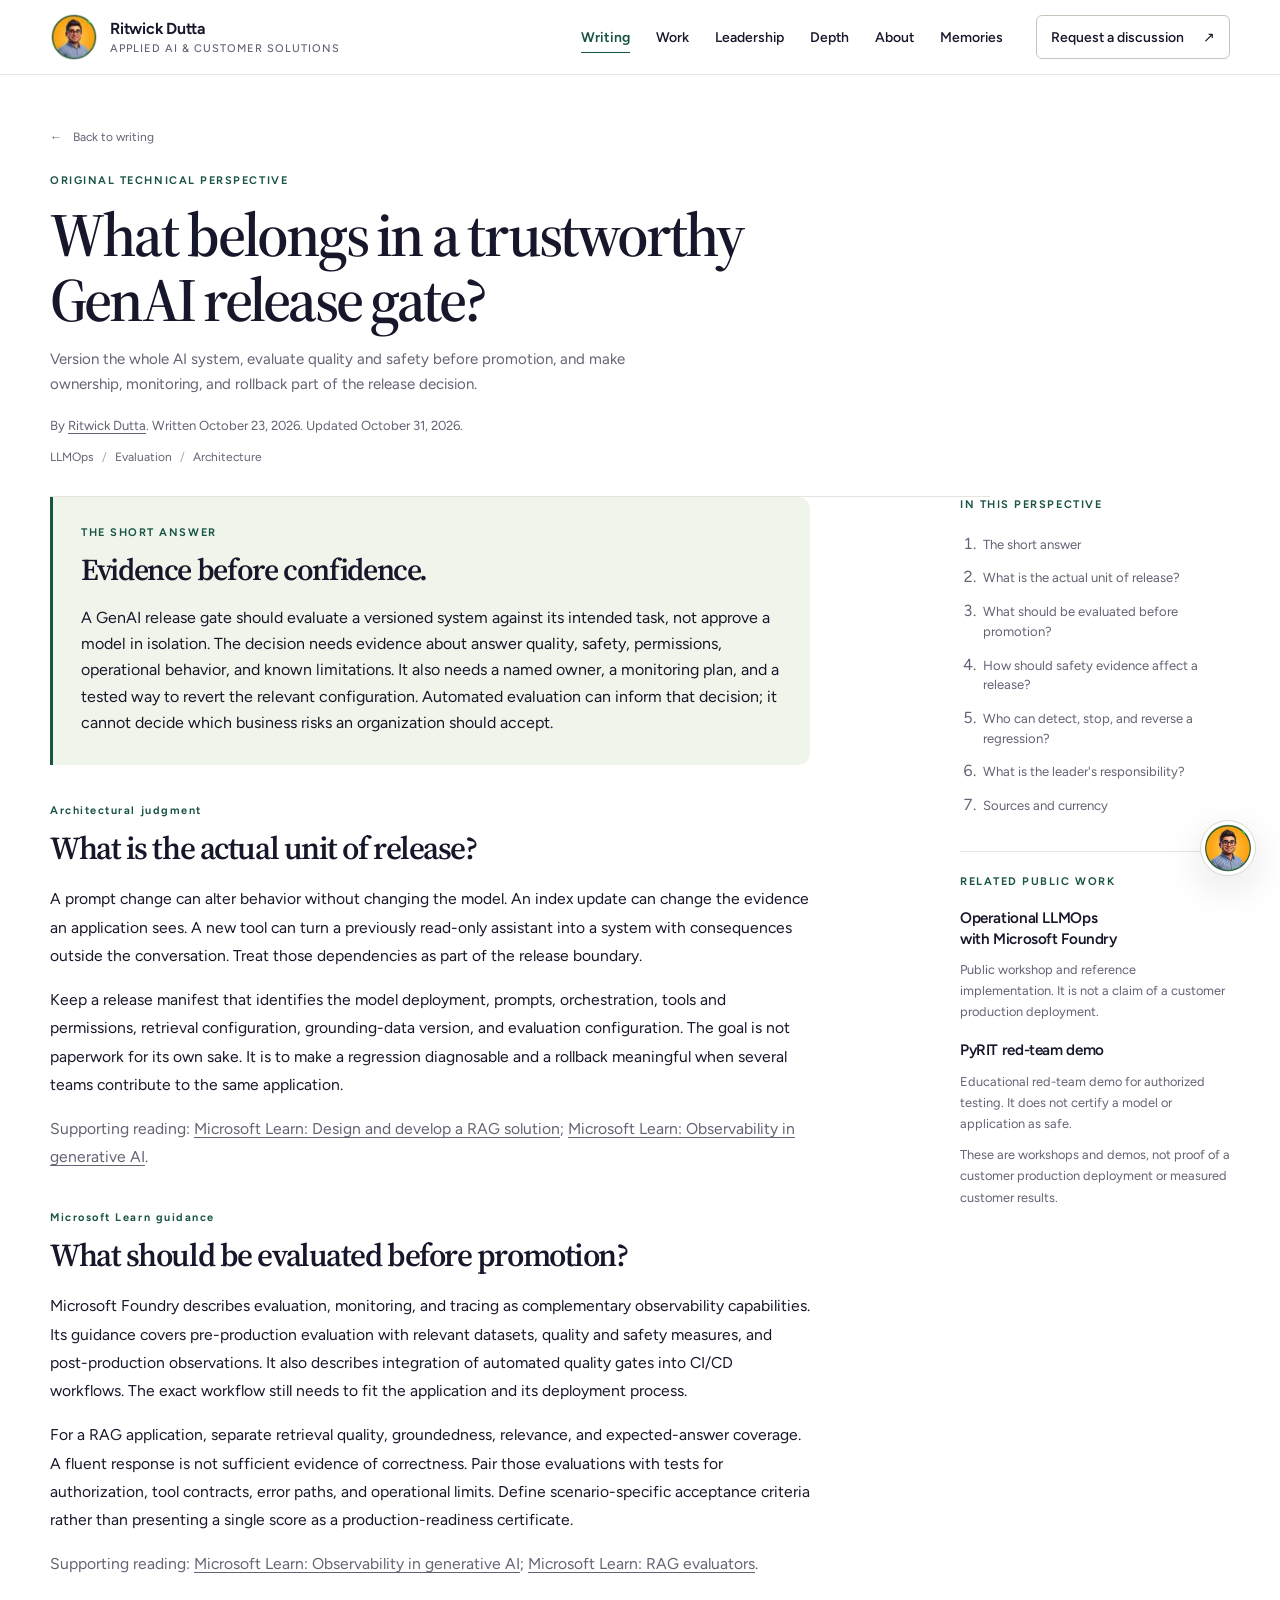
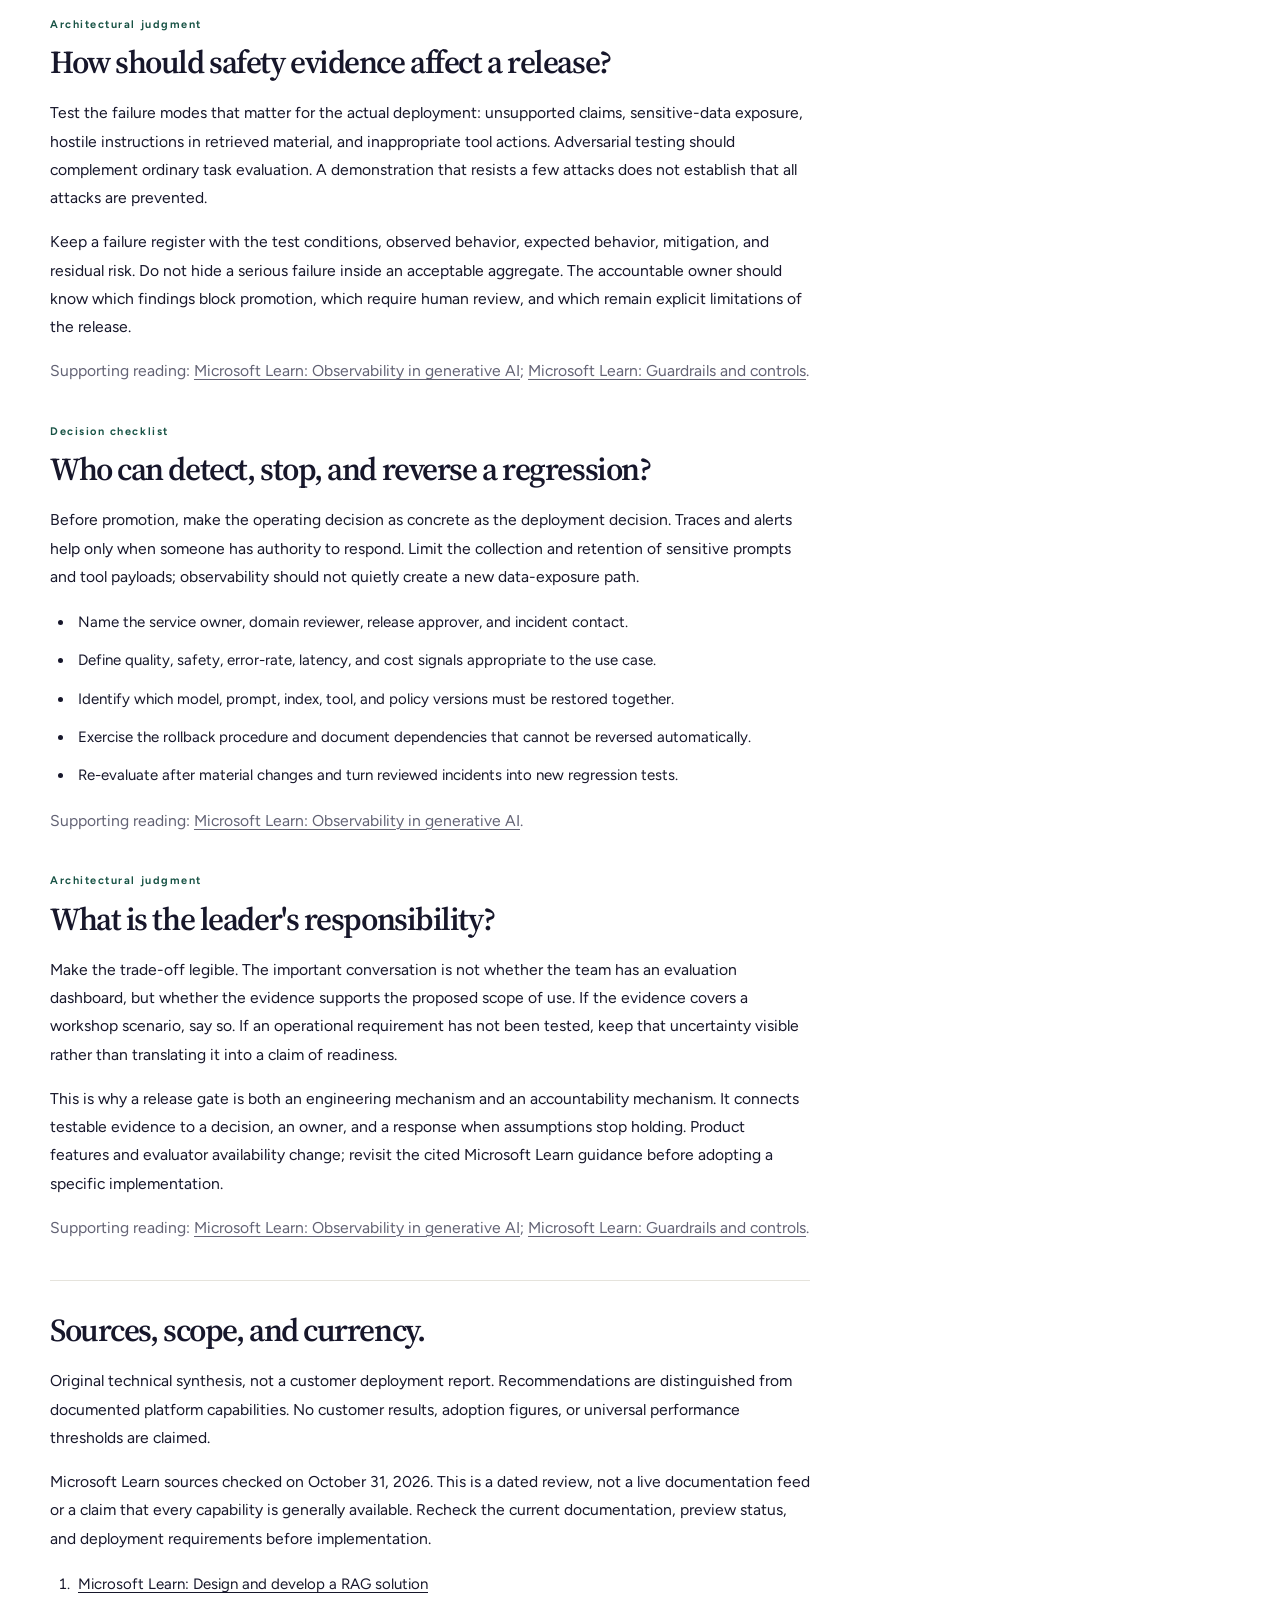
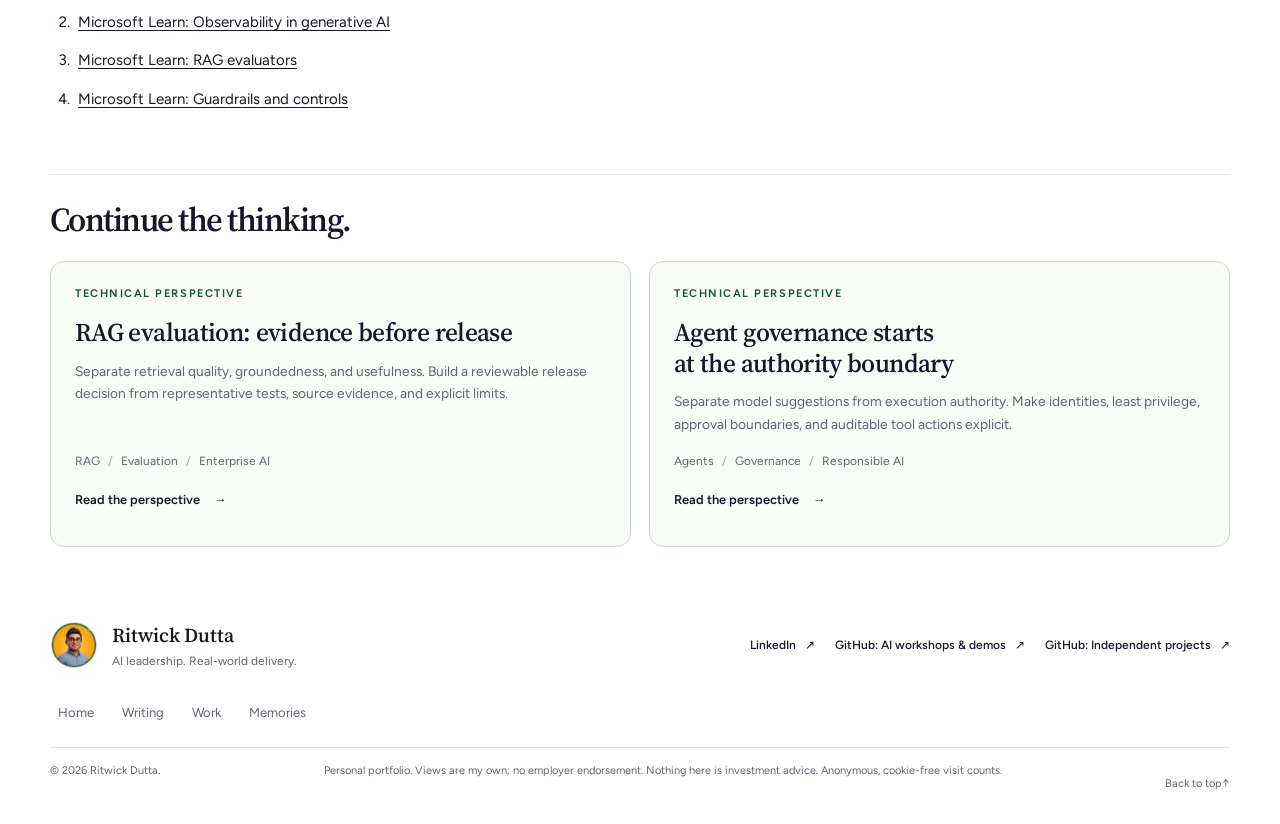
<file: writing/llmops-release-gates/index.html>
<!DOCTYPE html><html lang="en"> <head><meta charset="UTF-8"><meta name="viewport" content="width=device-width, initial-scale=1, viewport-fit=cover"><meta name="description" content="Version the whole AI system, evaluate quality and safety before promotion, and make ownership, monitoring, and rollback part of the release decision."><meta name="author" content="Ritwick Dutta"><meta name="color-scheme" content="light"><meta name="format-detection" content="telephone=no"><meta name="theme-color" content="#ffffff"><meta name="robots" content="index, follow"><link rel="canonical" href="https://ritwickdutta.com/writing/llmops-release-gates/"><link rel="alternate" hreflang="en" href="https://ritwickdutta.com/writing/llmops-release-gates/"><link rel="alternate" hreflang="x-default" href="https://ritwickdutta.com/writing/llmops-release-gates/"><link rel="icon" href="/_astro/brand-icon.CzYwvdHd_UjIq9.png" type="image/png" sizes="32x32"><link rel="apple-touch-icon" href="/_astro/brand-icon.CzYwvdHd_1CFBNq.png" sizes="180x180"><meta property="og:type" content="article"><meta property="article:modified_time" content="2026-10-31"><meta property="article:author" content="https://www.linkedin.com/in/ritwickdutta/"><meta property="og:title" content="LLMOps: release the system, not just the model | Ritwick Dutta"><meta property="og:description" content="Version the whole AI system, evaluate quality and safety before promotion, and make ownership, monitoring, and rollback part of the release decision."><meta property="og:url" content="https://ritwickdutta.com/writing/llmops-release-gates/"><meta property="og:site_name" content="Ritwick Dutta"><meta property="og:locale" content="en_US"><meta property="og:image" content="https://ritwickdutta.com/_astro/social-card.CVUjkVky_3QflY.png"><meta property="og:image:secure_url" content="https://ritwickdutta.com/_astro/social-card.CVUjkVky_3QflY.png"><meta property="og:image:type" content="image/png"><meta property="og:image:width" content="1200"><meta property="og:image:height" content="630"><meta property="og:image:alt" content="Ritwick Dutta. I help enterprises turn AI ambition into capability."><meta name="twitter:card" content="summary_large_image"><meta name="twitter:title" content="LLMOps: release the system, not just the model | Ritwick Dutta"><meta name="twitter:description" content="Version the whole AI system, evaluate quality and safety before promotion, and make ownership, monitoring, and rollback part of the release decision."><meta name="twitter:image" content="https://ritwickdutta.com/_astro/social-card.CVUjkVky_3QflY.png"><meta name="twitter:image:alt" content="Ritwick Dutta. I help enterprises turn AI ambition into capability."><script type="application/ld+json">{"@context":"https://schema.org","@type":"WebPage","name":"LLMOps: release the system, not just the model | Ritwick Dutta","description":"Version the whole AI system, evaluate quality and safety before promotion, and make ownership, monitoring, and rollback part of the release decision.","url":"https://ritwickdutta.com/writing/llmops-release-gates/","inLanguage":"en","dateModified":"2026-10-31","isPartOf":{"@type":"WebSite","@id":"https://ritwickdutta.com/#website","name":"Ritwick Dutta - AI leadership and customer solutions","url":"https://ritwickdutta.com/","inLanguage":"en"},"breadcrumb":{"@type":"BreadcrumbList","itemListElement":[{"@type":"ListItem","position":1,"name":"Home","item":"https://ritwickdutta.com/"},{"@type":"ListItem","position":2,"name":"Writing","item":"https://ritwickdutta.com/writing/"},{"@type":"ListItem","position":3,"name":"LLMOps: release the system, not just the model","item":"https://ritwickdutta.com/writing/llmops-release-gates/"}]},"author":{"@type":"Person","@id":"https://ritwickdutta.com/#ritwick-dutta","name":"Ritwick Dutta","url":"https://ritwickdutta.com/","description":"Ritwick Dutta is an applied AI architect at Microsoft focused on AI leadership, customer solutions, enterprise AI adoption, and production-ready GenAI and agentic systems.","image":"https://ritwickdutta.com/_astro/ritwick-portrait.OVi6_BrM_ZoFQlc.webp","jobTitle":"Applied AI Architect","worksFor":{"@type":"Organization","name":"Microsoft"},"homeLocation":{"@type":"Place","name":"Toronto, Canada"},"sameAs":["https://www.linkedin.com/in/ritwickdutta/","https://github.com/ritwickmicrosoft","https://github.com/rtdjin3000"],"knowsAbout":["Applied AI","Generative AI","Agentic systems","AI leadership","Customer solutions","Natural language processing","Machine learning","Data analytics","Database security","Statistical modelling","Quantitative investment management","Data storytelling","MLOps","Responsible AI","AI product development"]},"mainEntity":{"@type":"Article","@id":"https://ritwickdutta.com/writing/llmops-release-gates/#article","headline":"What belongs in a trustworthy GenAI release gate?","description":"Version the whole AI system, evaluate quality and safety before promotion, and make ownership, monitoring, and rollback part of the release decision.","url":"https://ritwickdutta.com/writing/llmops-release-gates/","mainEntityOfPage":{"@id":"https://ritwickdutta.com/writing/llmops-release-gates/"},"author":{"@id":"https://ritwickdutta.com/#ritwick-dutta"},"image":"https://ritwickdutta.com/_astro/social-card.CVUjkVky_3QflY.png","inLanguage":"en","articleSection":"Technical perspectives","keywords":"LLMOps, Evaluation, Architecture","dateCreated":"2026-10-23","dateModified":"2026-10-31","isAccessibleForFree":true,"citation":[{"@type":"CreativeWork","name":"Microsoft Learn: Design and develop a RAG solution","url":"https://learn.microsoft.com/en-us/azure/architecture/ai-ml/guide/rag/rag-solution-design-and-evaluation-guide"},{"@type":"CreativeWork","name":"Microsoft Learn: Observability in generative AI","url":"https://learn.microsoft.com/en-us/azure/foundry/concepts/observability"},{"@type":"CreativeWork","name":"Microsoft Learn: RAG evaluators","url":"https://learn.microsoft.com/en-us/azure/foundry/concepts/evaluation-evaluators/rag-evaluators"},{"@type":"CreativeWork","name":"Microsoft Learn: Guardrails and controls","url":"https://learn.microsoft.com/en-us/azure/foundry/guardrails/guardrails-overview"}]}}</script><script async data-goatcounter="https://ritwickdutta.goatcounter.com/count" src="https://gc.zgo.at/count.js"></script><title>LLMOps: release the system, not just the model | Ritwick Dutta</title><link rel="stylesheet" href="/_astro/Layout.c6FSOpwe.css"><script type="module" src="/_astro/page.Z7aXAJDY.js"></script></head> <body> <a class="skip-link" href="#main">Skip to content</a> <header class="site-header"> <div class="container header-inner"> <a class="brand" href="/" aria-label="Ritwick Dutta - home"> <img src="/_astro/brand-logo.Cd5ExV_H_Z2owRTU.webp" srcset="/_astro/brand-logo.Cd5ExV_H_Z2owRTU.webp 54w, /_astro/brand-logo.Cd5ExV_H_Z2nDy6W.webp 108w" alt sizes="54px" loading="eager" decoding="async" width="54" height="54" class="brand-logo"> <span>Ritwick Dutta<span class="brand-caption">APPLIED AI & CUSTOMER SOLUTIONS</span></span> </a> <button class="menu-toggle" data-menu-toggle aria-expanded="false" aria-controls="site-navigation" hidden> <span data-menu-label>Menu</span><span class="menu-lines" aria-hidden="true"></span> </button> <nav class="site-nav" id="site-navigation" aria-label="Main navigation"> <a href="/writing/" data-nav-target="writing" aria-current="page">Writing</a> <a href="/#work" data-nav-target="work">Work</a> <a href="/#leadership" data-nav-target="leadership">Leadership</a> <a href="/#depth" data-nav-target="depth">Depth</a> <a href="/#about" data-nav-target="about">About</a> <a href="/gallery/" data-nav-target="gallery">Memories</a> <a class="nav-connect" href="mailto:rittwick.dutta@gmail.com" data-open-assistant="discussion">Request a discussion <span aria-hidden="true">&nearr;</span></a> </nav> </div> <div class="reading-progress" data-reading-progress aria-hidden="true"></div> </header> <main id="main">  <article class="container perspective-article" id="article"> <header class="page-heading perspective-heading" id="top"> <a class="breadcrumb" href="/writing/"><span aria-hidden="true">&larr;</span>Back to writing</a> <p class="eyebrow">ORIGINAL TECHNICAL PERSPECTIVE</p> <h1>What belongs in a trustworthy GenAI release gate?</h1> <p class="page-intro">Version the whole AI system, evaluate quality and safety before promotion, and make ownership, monitoring, and rollback part of the release decision.</p> <p class="perspective-byline">By <a href="https://www.linkedin.com/in/ritwickdutta/" target="_blank" rel="noopener noreferrer">Ritwick Dutta</a>. Written <time datetime="2026-10-23">October 23, 2026</time>. Updated <time datetime="2026-10-31">October 31, 2026</time>.</p> <ul class="tags" aria-label="Topics"><li>LLMOps</li><li>Evaluation</li><li>Architecture</li></ul> </header> <div class="perspective-layout"> <div class="perspective-body"> <section class="perspective-answer" aria-labelledby="short-answer"> <p class="eyebrow">THE SHORT ANSWER</p> <h2 id="short-answer">Evidence before confidence.</h2> <p>A GenAI release gate should evaluate a versioned system against its intended task, not approve a model in isolation. The decision needs evidence about answer quality, safety, permissions, operational behavior, and known limitations. It also needs a named owner, a monitoring plan, and a tested way to revert the relevant configuration. Automated evaluation can inform that decision; it cannot decide which business risks an organization should accept.</p> </section> <section class="perspective-section" aria-labelledby="unit-of-release"> <p class="eyebrow">Architectural judgment</p> <h2 id="unit-of-release">What is the actual unit of release?</h2> <p>A prompt change can alter behavior without changing the model. An index update can change the evidence an application sees. A new tool can turn a previously read-only assistant into a system with consequences outside the conversation. Treat those dependencies as part of the release boundary.</p><p>Keep a release manifest that identifies the model deployment, prompts, orchestration, tools and permissions, retrieval configuration, grounding-data version, and evaluation configuration. The goal is not paperwork for its own sake. It is to make a regression diagnosable and a rollback meaningful when several teams contribute to the same application.</p>  <p class="perspective-citations">Supporting reading: <a href="#source-rag-design">Microsoft Learn: Design and develop a RAG solution</a>; <a href="#source-observability">Microsoft Learn: Observability in generative AI</a>.</p> </section><section class="perspective-section" aria-labelledby="quality-gates"> <p class="eyebrow">Microsoft Learn guidance</p> <h2 id="quality-gates">What should be evaluated before promotion?</h2> <p>Microsoft Foundry describes evaluation, monitoring, and tracing as complementary observability capabilities. Its guidance covers pre-production evaluation with relevant datasets, quality and safety measures, and post-production observations. It also describes integration of automated quality gates into CI/CD workflows. The exact workflow still needs to fit the application and its deployment process.</p><p>For a RAG application, separate retrieval quality, groundedness, relevance, and expected-answer coverage. A fluent response is not sufficient evidence of correctness. Pair those evaluations with tests for authorization, tool contracts, error paths, and operational limits. Define scenario-specific acceptance criteria rather than presenting a single score as a production-readiness certificate.</p>  <p class="perspective-citations">Supporting reading: <a href="#source-observability">Microsoft Learn: Observability in generative AI</a>; <a href="#source-rag-evaluators">Microsoft Learn: RAG evaluators</a>.</p> </section><section class="perspective-section" aria-labelledby="safety-is-evidence"> <p class="eyebrow">Architectural judgment</p> <h2 id="safety-is-evidence">How should safety evidence affect a release?</h2> <p>Test the failure modes that matter for the actual deployment: unsupported claims, sensitive-data exposure, hostile instructions in retrieved material, and inappropriate tool actions. Adversarial testing should complement ordinary task evaluation. A demonstration that resists a few attacks does not establish that all attacks are prevented.</p><p>Keep a failure register with the test conditions, observed behavior, expected behavior, mitigation, and residual risk. Do not hide a serious failure inside an acceptable aggregate. The accountable owner should know which findings block promotion, which require human review, and which remain explicit limitations of the release.</p>  <p class="perspective-citations">Supporting reading: <a href="#source-observability">Microsoft Learn: Observability in generative AI</a>; <a href="#source-guardrails">Microsoft Learn: Guardrails and controls</a>.</p> </section><section class="perspective-section" aria-labelledby="operate-and-revert"> <p class="eyebrow">Decision checklist</p> <h2 id="operate-and-revert">Who can detect, stop, and reverse a regression?</h2> <p>Before promotion, make the operating decision as concrete as the deployment decision. Traces and alerts help only when someone has authority to respond. Limit the collection and retention of sensitive prompts and tool payloads; observability should not quietly create a new data-exposure path.</p> <ul class="perspective-checklist"><li>Name the service owner, domain reviewer, release approver, and incident contact.</li><li>Define quality, safety, error-rate, latency, and cost signals appropriate to the use case.</li><li>Identify which model, prompt, index, tool, and policy versions must be restored together.</li><li>Exercise the rollback procedure and document dependencies that cannot be reversed automatically.</li><li>Re-evaluate after material changes and turn reviewed incidents into new regression tests.</li></ul> <p class="perspective-citations">Supporting reading: <a href="#source-observability">Microsoft Learn: Observability in generative AI</a>.</p> </section><section class="perspective-section" aria-labelledby="leadership-accountability"> <p class="eyebrow">Architectural judgment</p> <h2 id="leadership-accountability">What is the leader&#39;s responsibility?</h2> <p>Make the trade-off legible. The important conversation is not whether the team has an evaluation dashboard, but whether the evidence supports the proposed scope of use. If the evidence covers a workshop scenario, say so. If an operational requirement has not been tested, keep that uncertainty visible rather than translating it into a claim of readiness.</p><p>This is why a release gate is both an engineering mechanism and an accountability mechanism. It connects testable evidence to a decision, an owner, and a response when assumptions stop holding. Product features and evaluator availability change; revisit the cited Microsoft Learn guidance before adopting a specific implementation.</p>  <p class="perspective-citations">Supporting reading: <a href="#source-observability">Microsoft Learn: Observability in generative AI</a>; <a href="#source-guardrails">Microsoft Learn: Guardrails and controls</a>.</p> </section> <section class="perspective-section perspective-sources" aria-labelledby="sources"> <h2 id="sources">Sources, scope, and currency.</h2> <p>Original technical synthesis, not a customer deployment report. Recommendations are distinguished from documented platform capabilities. No customer results, adoption figures, or universal performance thresholds are claimed.</p> <p>Microsoft Learn sources checked on <time datetime="2026-10-31">October 31, 2026</time>. This is a dated review, not a live documentation feed or a claim that every capability is generally available. Recheck the current documentation, preview status, and deployment requirements before implementation.</p> <ol><li id="source-rag-design"><a href="https://learn.microsoft.com/en-us/azure/architecture/ai-ml/guide/rag/rag-solution-design-and-evaluation-guide" target="_blank" rel="noopener noreferrer">Microsoft Learn: Design and develop a RAG solution<span class="sr-only"> (opens in a new tab)</span></a></li><li id="source-observability"><a href="https://learn.microsoft.com/en-us/azure/foundry/concepts/observability" target="_blank" rel="noopener noreferrer">Microsoft Learn: Observability in generative AI<span class="sr-only"> (opens in a new tab)</span></a></li><li id="source-rag-evaluators"><a href="https://learn.microsoft.com/en-us/azure/foundry/concepts/evaluation-evaluators/rag-evaluators" target="_blank" rel="noopener noreferrer">Microsoft Learn: RAG evaluators<span class="sr-only"> (opens in a new tab)</span></a></li><li id="source-guardrails"><a href="https://learn.microsoft.com/en-us/azure/foundry/guardrails/guardrails-overview" target="_blank" rel="noopener noreferrer">Microsoft Learn: Guardrails and controls<span class="sr-only"> (opens in a new tab)</span></a></li></ol> </section> </div> <aside class="perspective-sidebar"> <nav aria-label="In this perspective"> <p class="eyebrow">IN THIS PERSPECTIVE</p> <ol> <li><a href="#short-answer">The short answer</a></li> <li><a href="#unit-of-release">What is the actual unit of release?</a></li><li><a href="#quality-gates">What should be evaluated before promotion?</a></li><li><a href="#safety-is-evidence">How should safety evidence affect a release?</a></li><li><a href="#operate-and-revert">Who can detect, stop, and reverse a regression?</a></li><li><a href="#leadership-accountability">What is the leader&#39;s responsibility?</a></li> <li><a href="#sources">Sources and currency</a></li> </ol> </nav> <div class="perspective-evidence"> <p class="eyebrow">RELATED PUBLIC WORK</p> <div> <h3><a href="/work/operational-llmops/">Operational LLMOps with Microsoft Foundry</a></h3> <p>Public workshop and reference implementation. It is not a claim of a customer production deployment.</p> </div><div> <h3><a href="/work/ai-safety-red-teaming/">PyRIT red-team demo</a></h3> <p>Educational red-team demo for authorized testing. It does not certify a model or application as safe.</p> </div> <p class="perspective-evidence-note">These are workshops and demos, not proof of a customer production deployment or measured customer results.</p> </div> </aside> </div> </article> <section class="container perspective-related" aria-labelledby="more-perspectives"> <h2 id="more-perspectives">Continue the thinking.</h2> <div class="perspective-grid"> <article class="perspective-card" data-perspective-card> <p class="eyebrow">TECHNICAL PERSPECTIVE</p> <h3><a href="/writing/rag-evaluation-evidence/">RAG evaluation: evidence before release</a></h3> <p>Separate retrieval quality, groundedness, and usefulness. Build a reviewable release decision from representative tests, source evidence, and explicit limits.</p> <ul class="tags" aria-label="Topics"><li>RAG</li><li>Evaluation</li><li>Enterprise AI</li></ul> <a class="text-link" href="/writing/rag-evaluation-evidence/">Read the perspective<span class="sr-only">: RAG evaluation: evidence before release</span><span aria-hidden="true">&rarr;</span></a> </article><article class="perspective-card" data-perspective-card> <p class="eyebrow">TECHNICAL PERSPECTIVE</p> <h3><a href="/writing/agent-governance-boundaries/">Agent governance starts at the authority boundary</a></h3> <p>Separate model suggestions from execution authority. Make identities, least privilege, approval boundaries, and auditable tool actions explicit.</p> <ul class="tags" aria-label="Topics"><li>Agents</li><li>Governance</li><li>Responsible AI</li></ul> <a class="text-link" href="/writing/agent-governance-boundaries/">Read the perspective<span class="sr-only">: Agent governance starts at the authority boundary</span><span aria-hidden="true">&rarr;</span></a> </article> </div> </section>  </main> <footer class="site-footer"> <div class="container footer-top"> <a class="footer-brand" href="/" aria-label="Ritwick Dutta - home"> <img src="/_astro/brand-logo.Cd5ExV_H_Z2owRTU.webp" srcset="/_astro/brand-logo.Cd5ExV_H_Z2owRTU.webp 54w, /_astro/brand-logo.Cd5ExV_H_Z2nDy6W.webp 108w" alt sizes="54px" loading="lazy" decoding="async" width="54" height="54" class="brand-logo"> <span class="footer-name">Ritwick Dutta<span>AI leadership. Real-world delivery.</span></span> </a> <nav class="footer-links" aria-label="Social profiles"> <a href="https://www.linkedin.com/in/ritwickdutta/" target="_blank" rel="noopener noreferrer">LinkedIn <span class="sr-only">(opens in a new tab)</span><span aria-hidden="true">&nearr;</span></a> <a href="https://github.com/ritwickmicrosoft" target="_blank" rel="noopener noreferrer">GitHub: AI workshops &amp; demos<span class="sr-only"> (opens in a new tab)</span><span aria-hidden="true">&nearr;</span></a><a href="https://github.com/rtdjin3000" target="_blank" rel="noopener noreferrer">GitHub: Independent projects<span class="sr-only"> (opens in a new tab)</span><span aria-hidden="true">&nearr;</span></a> </nav> </div> <nav class="container footer-site-nav" aria-label="Explore the site"> <a href="/">Home</a> <a href="/writing/">Writing</a> <a href="/#work">Work</a> <a href="/gallery/">Memories</a> </nav> <div class="container footer-bottom"> <p>&copy; 2026 Ritwick Dutta.</p> <p>Personal portfolio. Views are my own; no employer endorsement. Nothing here is investment advice. Anonymous, cookie-free visit counts.</p> <a href="#top">Back to top <span aria-hidden="true">&uarr;</span></a> </div> </footer> <button class="assistant-launcher" type="button" data-assistant-launcher hidden aria-label="Ask Ritwick" aria-haspopup="dialog" aria-keyshortcuts="Control+K Meta+K" data-astro-cid-bitmefoy> <img src="/_astro/brand-icon.CzYwvdHd_vXztb.webp" alt loading="eager" data-astro-cid-bitmefoy="true" decoding="async" width="96" height="96" class="assistant-launcher-mark"> <span class="assistant-launcher-label" data-astro-cid-bitmefoy><strong data-astro-cid-bitmefoy>Ask Ritwick</strong></span> <kbd class="assistant-shortcut" data-assistant-shortcut aria-hidden="true" data-astro-cid-bitmefoy>⌘K</kbd> </button> <dialog class="assistant-dialog" data-assistant-dialog data-api-base="https://ritwickdutta-portfolio-api-fgnldppt2a-uc.a.run.app" data-astro-cid-bitmefoy> <div class="assistant-shell" data-astro-cid-bitmefoy> <header class="assistant-header" data-astro-cid-bitmefoy> <div class="assistant-identity" data-astro-cid-bitmefoy> <img src="/_astro/brand-icon.CzYwvdHd_umvJF.webp" alt loading="lazy" data-astro-cid-bitmefoy="true" decoding="async" width="42" height="42"> <div data-astro-cid-bitmefoy><strong data-astro-cid-bitmefoy>Ritwick's AI portfolio assistant</strong></div> </div> <button type="button" class="assistant-close" data-assistant-close aria-label="Close assistant" data-astro-cid-bitmefoy>&times;</button> </header> <div class="assistant-tabs" role="tablist" aria-label="Assistant options" data-astro-cid-bitmefoy> <button type="button" id="assistant-tab-chat" role="tab" aria-selected="true" aria-controls="assistant-panel-chat" data-assistant-tab="chat" data-astro-cid-bitmefoy>Ask Ritwick</button> <button type="button" id="assistant-tab-discussion" role="tab" aria-selected="false" aria-controls="assistant-panel-discussion" data-assistant-tab="discussion" tabindex="-1" data-astro-cid-bitmefoy>Request a discussion</button> </div> <section id="assistant-panel-chat" class="assistant-panel assistant-chat" role="tabpanel" aria-labelledby="assistant-tab-chat" data-assistant-panel="chat" data-astro-cid-bitmefoy> <div class="assistant-suggestions" aria-label="Suggested questions" data-astro-cid-bitmefoy> <button type="button" data-chat-suggestion="What is RAG?" data-astro-cid-bitmefoy>What is RAG?</button> <button type="button" data-chat-suggestion="What has Ritwick built for enterprise AI?" data-astro-cid-bitmefoy>Enterprise AI work</button> <button type="button" data-chat-suggestion="What is Ritwick's experience with NLP?" data-astro-cid-bitmefoy>NLP depth</button> <button type="button" data-chat-suggestion="How does Ritwick approach AI leadership?" data-astro-cid-bitmefoy>Leadership approach</button> </div> <div class="assistant-messages" data-chat-messages role="log" aria-live="polite" aria-relevant="additions" data-astro-cid-bitmefoy> <article class="assistant-message assistant-message-system" data-astro-cid-bitmefoy> <p data-astro-cid-bitmefoy>Hello, welcome to Ritwick's Intellectual Companionship. Let me know what interests you.</p> </article> </div> <form class="assistant-chat-form" data-chat-form data-astro-cid-bitmefoy> <label class="sr-only" for="assistant-question" data-astro-cid-bitmefoy>Question for the portfolio assistant</label> <textarea id="assistant-question" name="question" rows="2" minlength="2" maxlength="500" placeholder="What would you like to know?" required data-chat-input data-astro-cid-bitmefoy></textarea> <button type="submit" class="assistant-submit" data-astro-cid-bitmefoy>Send <span aria-hidden="true" data-astro-cid-bitmefoy>&uarr;</span></button> </form> <p class="assistant-privacy" data-astro-cid-bitmefoy>Messages are processed by an AI service to generate replies and are not stored on this website. Please avoid sharing sensitive details. Replies may be incomplete.</p> </section> <section id="assistant-panel-discussion" class="assistant-panel assistant-discussion" role="tabpanel" aria-labelledby="assistant-tab-discussion" data-assistant-panel="discussion" hidden data-astro-cid-bitmefoy> <div class="assistant-scope" data-astro-cid-bitmefoy> <strong data-astro-cid-bitmefoy>Request a conversation</strong> <p data-astro-cid-bitmefoy>This sends Ritwick an email with your context and preferred availability. It does not confirm a calendar booking.</p> </div> <form class="discussion-form" data-discussion-form data-astro-cid-bitmefoy> <input type="hidden" name="startedAt" data-discussion-started data-astro-cid-bitmefoy> <div class="discussion-honeypot" aria-hidden="true" data-astro-cid-bitmefoy> <label for="discussion-website" data-astro-cid-bitmefoy>Website</label> <input id="discussion-website" name="website" type="text" tabindex="-1" autocomplete="off" data-astro-cid-bitmefoy> </div> <label data-astro-cid-bitmefoy>Name<input name="name" type="text" minlength="2" maxlength="120" autocomplete="name" required data-astro-cid-bitmefoy></label> <label data-astro-cid-bitmefoy>Email<input name="email" type="email" maxlength="254" autocomplete="email" required data-astro-cid-bitmefoy></label> <label class="discussion-optional" data-astro-cid-bitmefoy>Organization or role <span data-astro-cid-bitmefoy>Optional</span><input name="organization" type="text" maxlength="160" autocomplete="organization" data-astro-cid-bitmefoy></label> <label data-astro-cid-bitmefoy>Discussion topic
<select name="topic" required data-astro-cid-bitmefoy> <option value="" data-astro-cid-bitmefoy>Choose a topic</option> <option value="ai-strategy" data-astro-cid-bitmefoy>AI strategy</option> <option value="agentic-systems" data-astro-cid-bitmefoy>Agentic systems</option> <option value="platform-architecture" data-astro-cid-bitmefoy>Platform architecture</option> <option value="leadership" data-astro-cid-bitmefoy>AI and customer-solution leadership</option> <option value="other" data-astro-cid-bitmefoy>Other</option> </select> </label> <label data-astro-cid-bitmefoy>Preferred availability<input name="availability" type="text" minlength="3" maxlength="300" placeholder="For example: Tuesday or Thursday afternoon" required data-astro-cid-bitmefoy></label> <label class="discussion-zone-field" data-astro-cid-bitmefoy>Time zone<input name="timezone" type="text" minlength="2" maxlength="80" autocomplete="off" required data-discussion-timezone data-astro-cid-bitmefoy></label> <p class="discussion-zone" data-astro-cid-bitmefoy><span data-astro-cid-bitmefoy>Time zone: <strong data-zone-value data-astro-cid-bitmefoy></strong></span><button type="button" data-zone-edit aria-label="Change time zone" data-astro-cid-bitmefoy>Change</button></p> <label class="discussion-message" data-astro-cid-bitmefoy>Context or message<textarea name="message" rows="3" minlength="10" maxlength="2000" required data-astro-cid-bitmefoy></textarea></label> <label class="discussion-consent" data-astro-cid-bitmefoy><input name="consent" type="checkbox" value="true" required data-astro-cid-bitmefoy><span data-astro-cid-bitmefoy>I agree to have this information emailed to Ritwick so he can respond to my request.</span></label> <div class="discussion-actions" data-astro-cid-bitmefoy> <button type="submit" class="button button-dark discussion-submit" data-astro-cid-bitmefoy>Send discussion request <span aria-hidden="true" data-astro-cid-bitmefoy>&nearr;</span></button> <p class="discussion-status" data-discussion-status role="status" aria-live="polite" data-astro-cid-bitmefoy></p> </div> </form> <p class="assistant-privacy" data-astro-cid-bitmefoy>Form details are emailed to rittwick.dutta@gmail.com. They are not stored in the website database.</p> </section> </div> </dialog> <noscript> <p class="assistant-noscript" data-astro-cid-bitmefoy>To request a discussion, email <a href="mailto:rittwick.dutta@gmail.com" data-astro-cid-bitmefoy>rittwick.dutta@gmail.com</a>.</p> </noscript> <script type="module" src="/_astro/AssistantPanel.astro_astro_type_script_index_0_lang.Bv1ekR_S.js"></script> <script type="module" src="/_astro/Layout.astro_astro_type_script_index_0_lang.DrBPqpuC.js"></script> </body> </html>
</file>
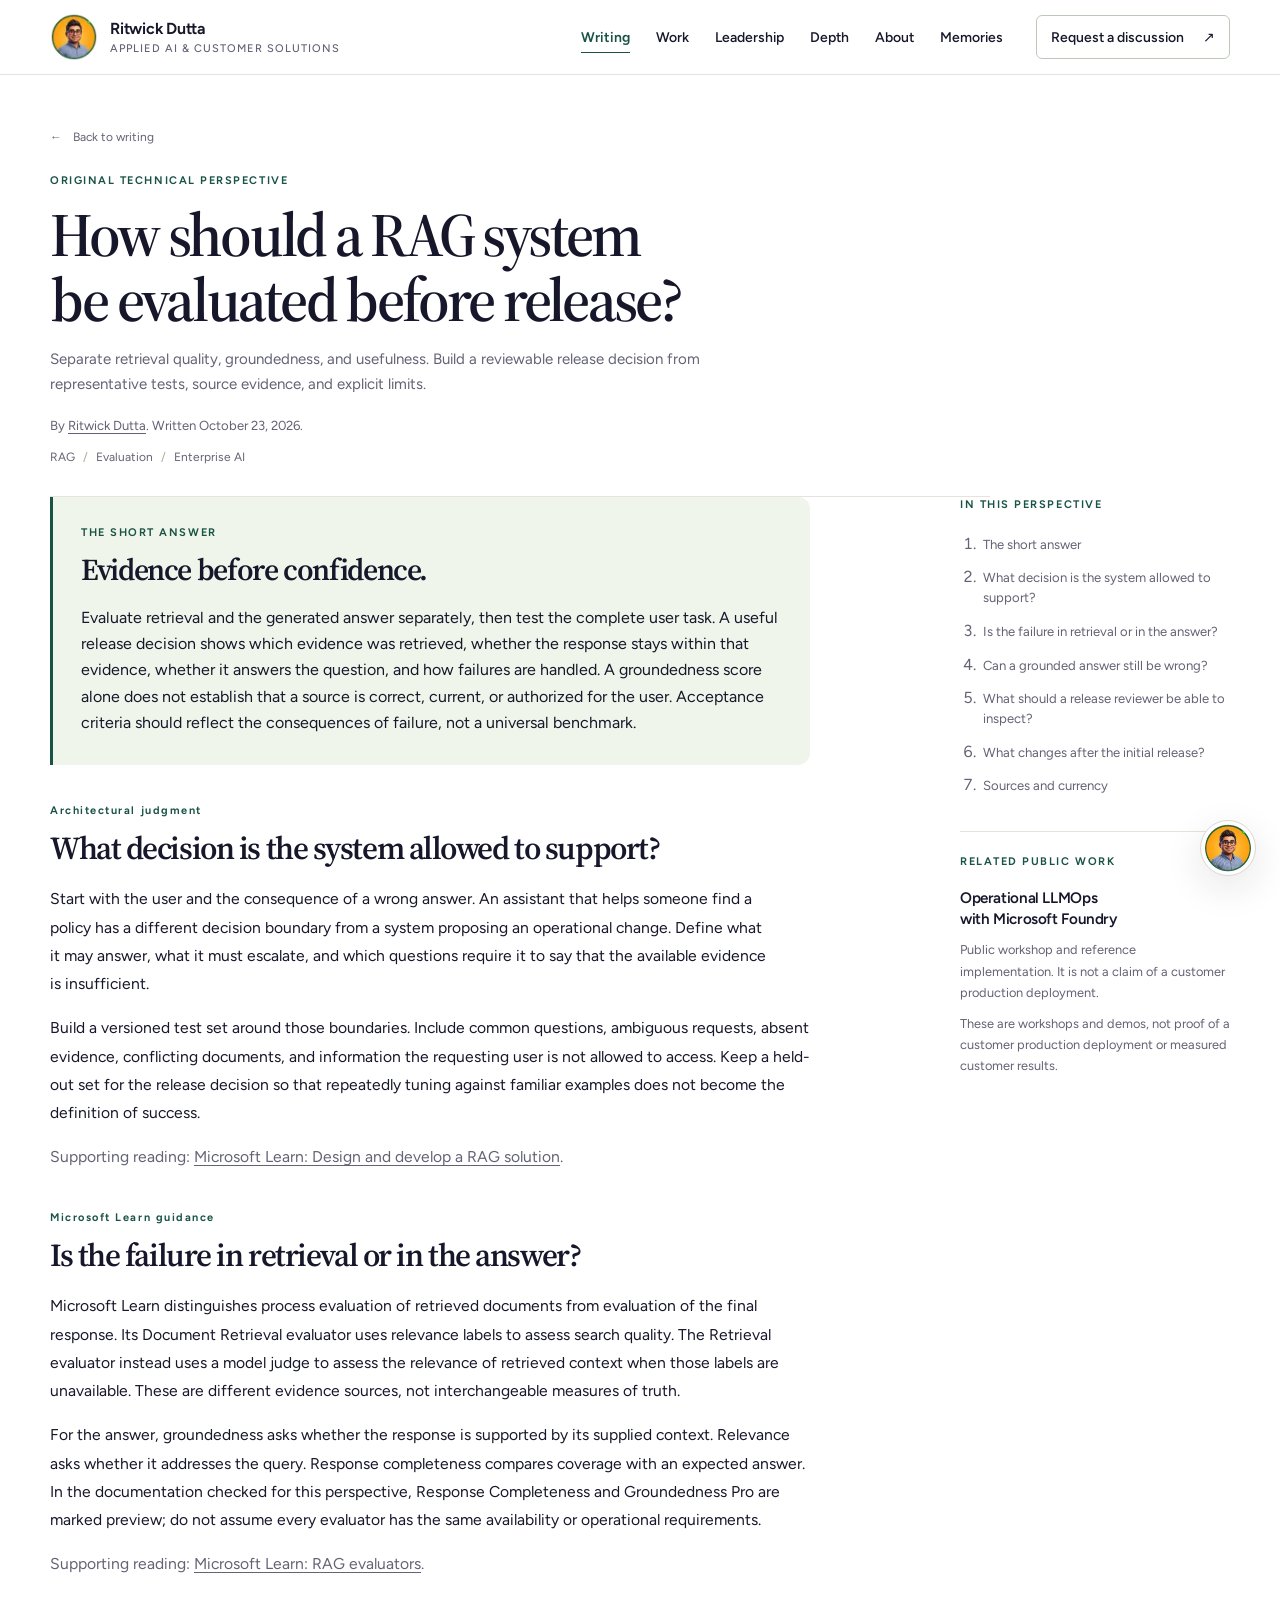
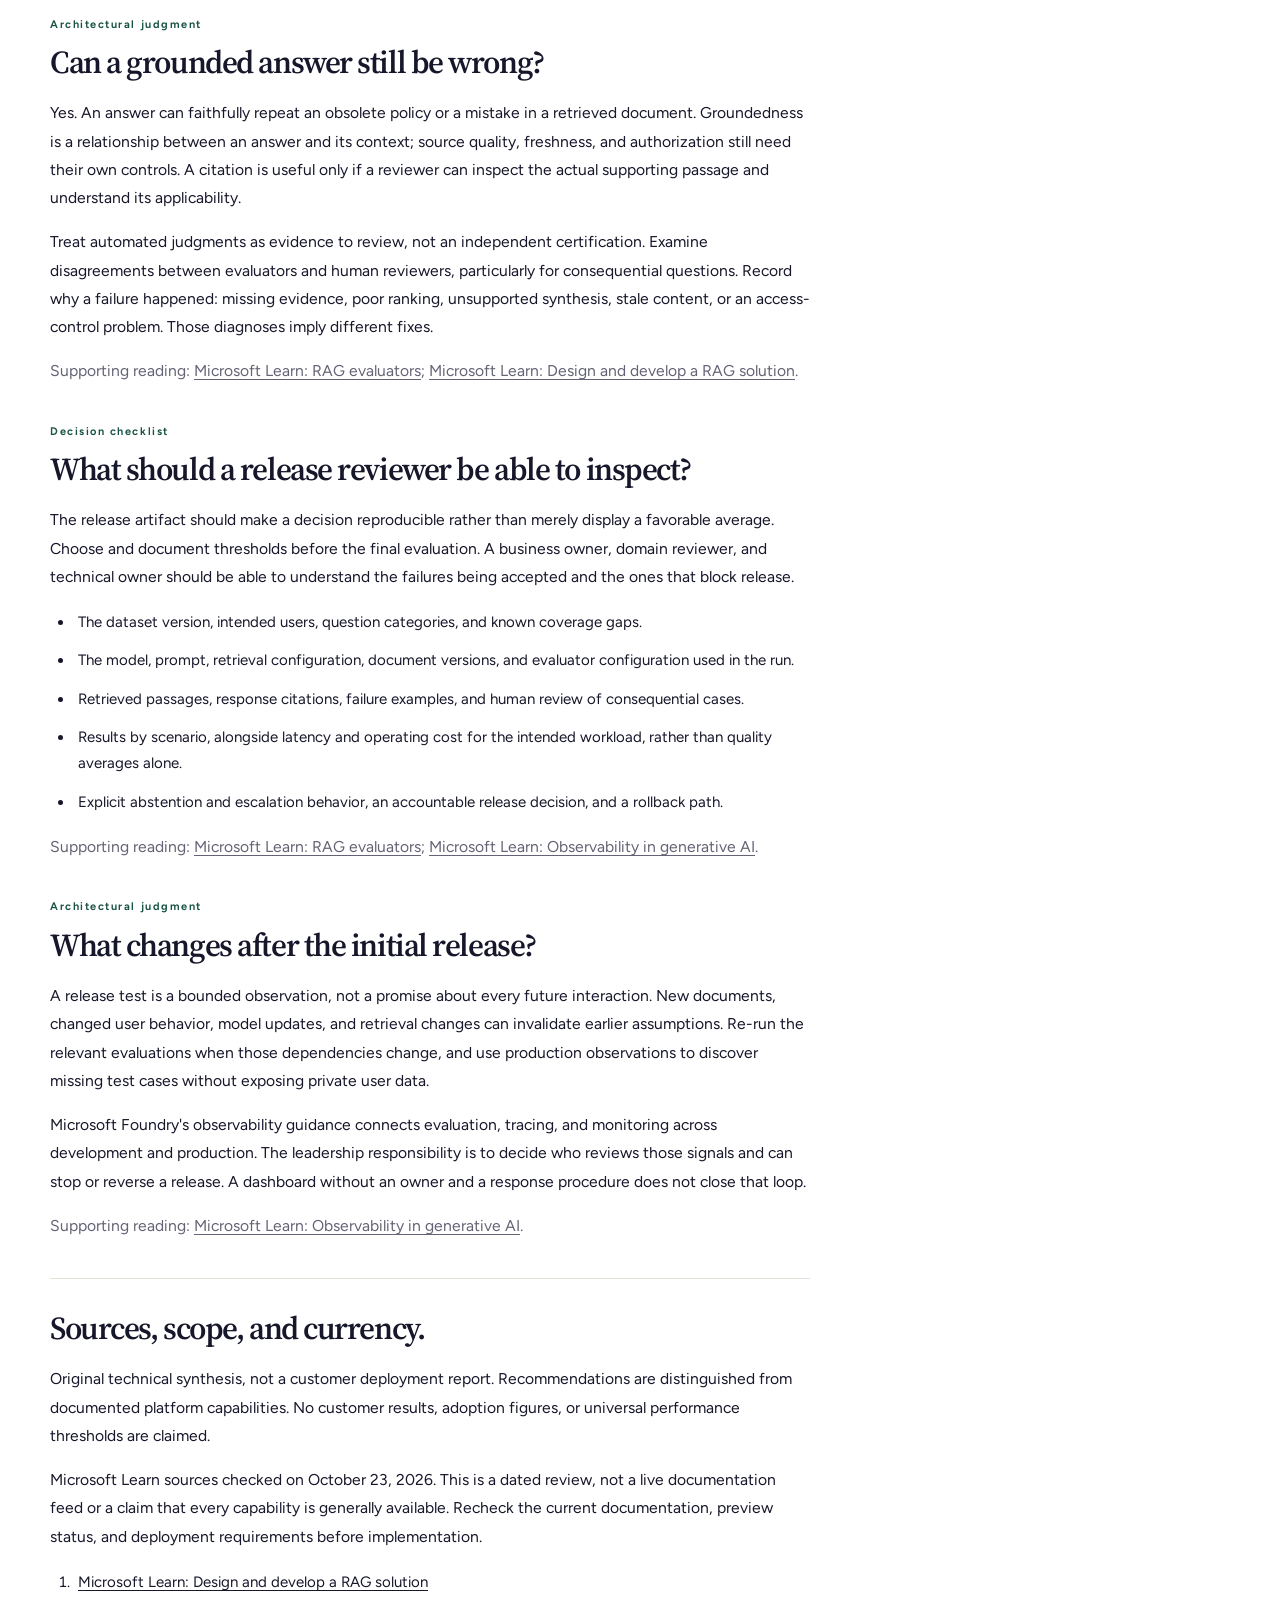
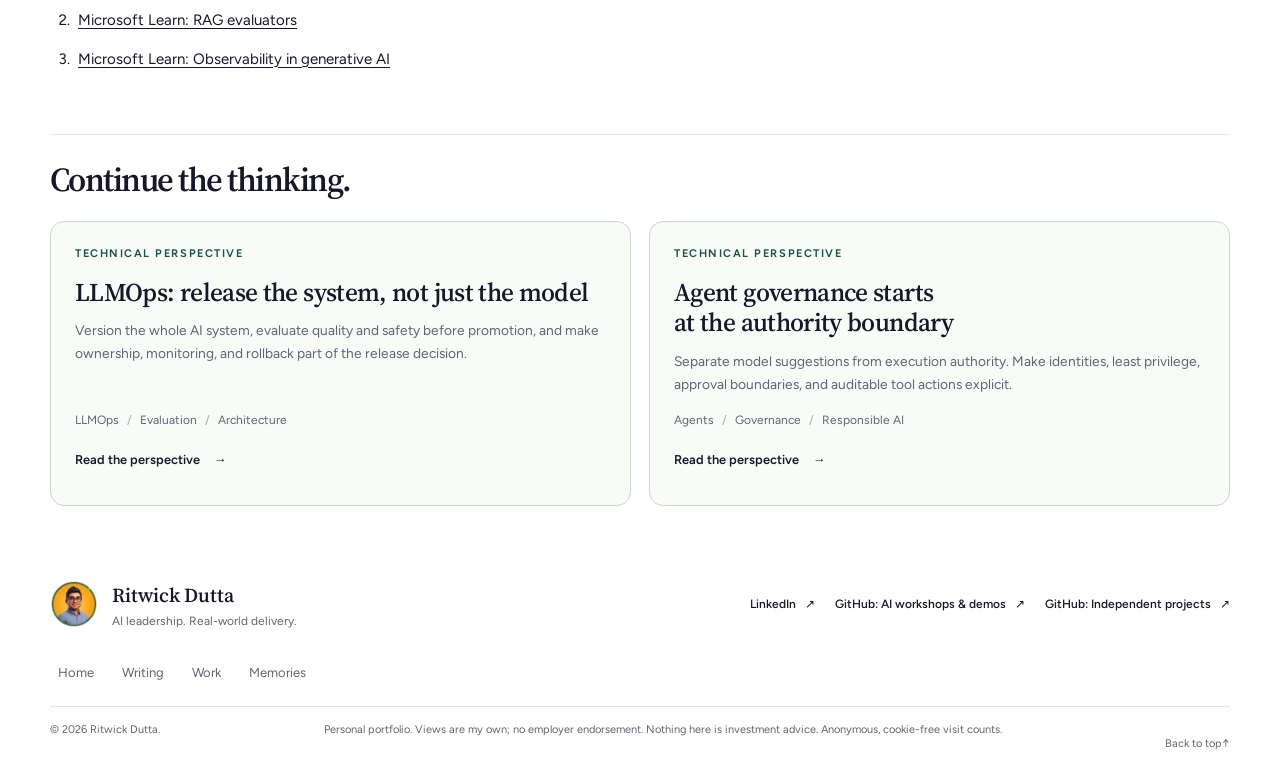
<file: writing/rag-evaluation-evidence/index.html>
<!DOCTYPE html><html lang="en"> <head><meta charset="UTF-8"><meta name="viewport" content="width=device-width, initial-scale=1, viewport-fit=cover"><meta name="description" content="Separate retrieval quality, groundedness, and usefulness. Build a reviewable release decision from representative tests, source evidence, and explicit limits."><meta name="author" content="Ritwick Dutta"><meta name="color-scheme" content="light"><meta name="format-detection" content="telephone=no"><meta name="theme-color" content="#ffffff"><meta name="robots" content="index, follow"><link rel="canonical" href="https://ritwickdutta.com/writing/rag-evaluation-evidence/"><link rel="alternate" hreflang="en" href="https://ritwickdutta.com/writing/rag-evaluation-evidence/"><link rel="alternate" hreflang="x-default" href="https://ritwickdutta.com/writing/rag-evaluation-evidence/"><link rel="icon" href="/_astro/brand-icon.CzYwvdHd_UjIq9.png" type="image/png" sizes="32x32"><link rel="apple-touch-icon" href="/_astro/brand-icon.CzYwvdHd_1CFBNq.png" sizes="180x180"><meta property="og:type" content="article"><meta property="article:modified_time" content="2026-10-23"><meta property="article:author" content="https://www.linkedin.com/in/ritwickdutta/"><meta property="og:title" content="RAG evaluation: evidence before release | Ritwick Dutta"><meta property="og:description" content="Separate retrieval quality, groundedness, and usefulness. Build a reviewable release decision from representative tests, source evidence, and explicit limits."><meta property="og:url" content="https://ritwickdutta.com/writing/rag-evaluation-evidence/"><meta property="og:site_name" content="Ritwick Dutta"><meta property="og:locale" content="en_US"><meta property="og:image" content="https://ritwickdutta.com/_astro/social-card.CVUjkVky_3QflY.png"><meta property="og:image:secure_url" content="https://ritwickdutta.com/_astro/social-card.CVUjkVky_3QflY.png"><meta property="og:image:type" content="image/png"><meta property="og:image:width" content="1200"><meta property="og:image:height" content="630"><meta property="og:image:alt" content="Ritwick Dutta. I help enterprises turn AI ambition into capability."><meta name="twitter:card" content="summary_large_image"><meta name="twitter:title" content="RAG evaluation: evidence before release | Ritwick Dutta"><meta name="twitter:description" content="Separate retrieval quality, groundedness, and usefulness. Build a reviewable release decision from representative tests, source evidence, and explicit limits."><meta name="twitter:image" content="https://ritwickdutta.com/_astro/social-card.CVUjkVky_3QflY.png"><meta name="twitter:image:alt" content="Ritwick Dutta. I help enterprises turn AI ambition into capability."><script type="application/ld+json">{"@context":"https://schema.org","@type":"WebPage","name":"RAG evaluation: evidence before release | Ritwick Dutta","description":"Separate retrieval quality, groundedness, and usefulness. Build a reviewable release decision from representative tests, source evidence, and explicit limits.","url":"https://ritwickdutta.com/writing/rag-evaluation-evidence/","inLanguage":"en","dateModified":"2026-10-23","isPartOf":{"@type":"WebSite","@id":"https://ritwickdutta.com/#website","name":"Ritwick Dutta - AI leadership and customer solutions","url":"https://ritwickdutta.com/","inLanguage":"en"},"breadcrumb":{"@type":"BreadcrumbList","itemListElement":[{"@type":"ListItem","position":1,"name":"Home","item":"https://ritwickdutta.com/"},{"@type":"ListItem","position":2,"name":"Writing","item":"https://ritwickdutta.com/writing/"},{"@type":"ListItem","position":3,"name":"RAG evaluation: evidence before release","item":"https://ritwickdutta.com/writing/rag-evaluation-evidence/"}]},"author":{"@type":"Person","@id":"https://ritwickdutta.com/#ritwick-dutta","name":"Ritwick Dutta","url":"https://ritwickdutta.com/","description":"Ritwick Dutta is an applied AI architect at Microsoft focused on AI leadership, customer solutions, enterprise AI adoption, and production-ready GenAI and agentic systems.","image":"https://ritwickdutta.com/_astro/ritwick-portrait.OVi6_BrM_ZoFQlc.webp","jobTitle":"Applied AI Architect","worksFor":{"@type":"Organization","name":"Microsoft"},"homeLocation":{"@type":"Place","name":"Toronto, Canada"},"sameAs":["https://www.linkedin.com/in/ritwickdutta/","https://github.com/ritwickmicrosoft","https://github.com/rtdjin3000"],"knowsAbout":["Applied AI","Generative AI","Agentic systems","AI leadership","Customer solutions","Natural language processing","Machine learning","Data analytics","Database security","Statistical modelling","Quantitative investment management","Data storytelling","MLOps","Responsible AI","AI product development"]},"mainEntity":{"@type":"Article","@id":"https://ritwickdutta.com/writing/rag-evaluation-evidence/#article","headline":"How should a RAG system be evaluated before release?","description":"Separate retrieval quality, groundedness, and usefulness. Build a reviewable release decision from representative tests, source evidence, and explicit limits.","url":"https://ritwickdutta.com/writing/rag-evaluation-evidence/","mainEntityOfPage":{"@id":"https://ritwickdutta.com/writing/rag-evaluation-evidence/"},"author":{"@id":"https://ritwickdutta.com/#ritwick-dutta"},"image":"https://ritwickdutta.com/_astro/social-card.CVUjkVky_3QflY.png","inLanguage":"en","articleSection":"Technical perspectives","keywords":"RAG, Evaluation, Enterprise AI","dateCreated":"2026-10-23","dateModified":"2026-10-23","isAccessibleForFree":true,"citation":[{"@type":"CreativeWork","name":"Microsoft Learn: Design and develop a RAG solution","url":"https://learn.microsoft.com/en-us/azure/architecture/ai-ml/guide/rag/rag-solution-design-and-evaluation-guide"},{"@type":"CreativeWork","name":"Microsoft Learn: RAG evaluators","url":"https://learn.microsoft.com/en-us/azure/foundry/concepts/evaluation-evaluators/rag-evaluators"},{"@type":"CreativeWork","name":"Microsoft Learn: Observability in generative AI","url":"https://learn.microsoft.com/en-us/azure/foundry/concepts/observability"}]}}</script><script async data-goatcounter="https://ritwickdutta.goatcounter.com/count" src="https://gc.zgo.at/count.js"></script><title>RAG evaluation: evidence before release | Ritwick Dutta</title><link rel="stylesheet" href="/_astro/Layout.c6FSOpwe.css"><script type="module" src="/_astro/page.Z7aXAJDY.js"></script></head> <body> <a class="skip-link" href="#main">Skip to content</a> <header class="site-header"> <div class="container header-inner"> <a class="brand" href="/" aria-label="Ritwick Dutta - home"> <img src="/_astro/brand-logo.Cd5ExV_H_Z2owRTU.webp" srcset="/_astro/brand-logo.Cd5ExV_H_Z2owRTU.webp 54w, /_astro/brand-logo.Cd5ExV_H_Z2nDy6W.webp 108w" alt sizes="54px" loading="eager" decoding="async" width="54" height="54" class="brand-logo"> <span>Ritwick Dutta<span class="brand-caption">APPLIED AI & CUSTOMER SOLUTIONS</span></span> </a> <button class="menu-toggle" data-menu-toggle aria-expanded="false" aria-controls="site-navigation" hidden> <span data-menu-label>Menu</span><span class="menu-lines" aria-hidden="true"></span> </button> <nav class="site-nav" id="site-navigation" aria-label="Main navigation"> <a href="/writing/" data-nav-target="writing" aria-current="page">Writing</a> <a href="/#work" data-nav-target="work">Work</a> <a href="/#leadership" data-nav-target="leadership">Leadership</a> <a href="/#depth" data-nav-target="depth">Depth</a> <a href="/#about" data-nav-target="about">About</a> <a href="/gallery/" data-nav-target="gallery">Memories</a> <a class="nav-connect" href="mailto:rittwick.dutta@gmail.com" data-open-assistant="discussion">Request a discussion <span aria-hidden="true">&nearr;</span></a> </nav> </div> <div class="reading-progress" data-reading-progress aria-hidden="true"></div> </header> <main id="main">  <article class="container perspective-article" id="article"> <header class="page-heading perspective-heading" id="top"> <a class="breadcrumb" href="/writing/"><span aria-hidden="true">&larr;</span>Back to writing</a> <p class="eyebrow">ORIGINAL TECHNICAL PERSPECTIVE</p> <h1>How should a RAG system be evaluated before release?</h1> <p class="page-intro">Separate retrieval quality, groundedness, and usefulness. Build a reviewable release decision from representative tests, source evidence, and explicit limits.</p> <p class="perspective-byline">By <a href="https://www.linkedin.com/in/ritwickdutta/" target="_blank" rel="noopener noreferrer">Ritwick Dutta</a>. Written <time datetime="2026-10-23">October 23, 2026</time>.</p> <ul class="tags" aria-label="Topics"><li>RAG</li><li>Evaluation</li><li>Enterprise AI</li></ul> </header> <div class="perspective-layout"> <div class="perspective-body"> <section class="perspective-answer" aria-labelledby="short-answer"> <p class="eyebrow">THE SHORT ANSWER</p> <h2 id="short-answer">Evidence before confidence.</h2> <p>Evaluate retrieval and the generated answer separately, then test the complete user task. A useful release decision shows which evidence was retrieved, whether the response stays within that evidence, whether it answers the question, and how failures are handled. A groundedness score alone does not establish that a source is correct, current, or authorized for the user. Acceptance criteria should reflect the consequences of failure, not a universal benchmark.</p> </section> <section class="perspective-section" aria-labelledby="define-the-decision"> <p class="eyebrow">Architectural judgment</p> <h2 id="define-the-decision">What decision is the system allowed to support?</h2> <p>Start with the user and the consequence of a wrong answer. An assistant that helps someone find a policy has a different decision boundary from a system proposing an operational change. Define what it may answer, what it must escalate, and which questions require it to say that the available evidence is insufficient.</p><p>Build a versioned test set around those boundaries. Include common questions, ambiguous requests, absent evidence, conflicting documents, and information the requesting user is not allowed to access. Keep a held-out set for the release decision so that repeatedly tuning against familiar examples does not become the definition of success.</p>  <p class="perspective-citations">Supporting reading: <a href="#source-rag-design">Microsoft Learn: Design and develop a RAG solution</a>.</p> </section><section class="perspective-section" aria-labelledby="separate-the-layers"> <p class="eyebrow">Microsoft Learn guidance</p> <h2 id="separate-the-layers">Is the failure in retrieval or in the answer?</h2> <p>Microsoft Learn distinguishes process evaluation of retrieved documents from evaluation of the final response. Its Document Retrieval evaluator uses relevance labels to assess search quality. The Retrieval evaluator instead uses a model judge to assess the relevance of retrieved context when those labels are unavailable. These are different evidence sources, not interchangeable measures of truth.</p><p>For the answer, groundedness asks whether the response is supported by its supplied context. Relevance asks whether it addresses the query. Response completeness compares coverage with an expected answer. In the documentation checked for this perspective, Response Completeness and Groundedness Pro are marked preview; do not assume every evaluator has the same availability or operational requirements.</p>  <p class="perspective-citations">Supporting reading: <a href="#source-rag-evaluators">Microsoft Learn: RAG evaluators</a>.</p> </section><section class="perspective-section" aria-labelledby="grounded-is-not-necessarily-true"> <p class="eyebrow">Architectural judgment</p> <h2 id="grounded-is-not-necessarily-true">Can a grounded answer still be wrong?</h2> <p>Yes. An answer can faithfully repeat an obsolete policy or a mistake in a retrieved document. Groundedness is a relationship between an answer and its context; source quality, freshness, and authorization still need their own controls. A citation is useful only if a reviewer can inspect the actual supporting passage and understand its applicability.</p><p>Treat automated judgments as evidence to review, not an independent certification. Examine disagreements between evaluators and human reviewers, particularly for consequential questions. Record why a failure happened: missing evidence, poor ranking, unsupported synthesis, stale content, or an access-control problem. Those diagnoses imply different fixes.</p>  <p class="perspective-citations">Supporting reading: <a href="#source-rag-evaluators">Microsoft Learn: RAG evaluators</a>; <a href="#source-rag-design">Microsoft Learn: Design and develop a RAG solution</a>.</p> </section><section class="perspective-section" aria-labelledby="release-evidence"> <p class="eyebrow">Decision checklist</p> <h2 id="release-evidence">What should a release reviewer be able to inspect?</h2> <p>The release artifact should make a decision reproducible rather than merely display a favorable average. Choose and document thresholds before the final evaluation. A business owner, domain reviewer, and technical owner should be able to understand the failures being accepted and the ones that block release.</p> <ul class="perspective-checklist"><li>The dataset version, intended users, question categories, and known coverage gaps.</li><li>The model, prompt, retrieval configuration, document versions, and evaluator configuration used in the run.</li><li>Retrieved passages, response citations, failure examples, and human review of consequential cases.</li><li>Results by scenario, alongside latency and operating cost for the intended workload, rather than quality averages alone.</li><li>Explicit abstention and escalation behavior, an accountable release decision, and a rollback path.</li></ul> <p class="perspective-citations">Supporting reading: <a href="#source-rag-evaluators">Microsoft Learn: RAG evaluators</a>; <a href="#source-observability">Microsoft Learn: Observability in generative AI</a>.</p> </section><section class="perspective-section" aria-labelledby="after-release"> <p class="eyebrow">Architectural judgment</p> <h2 id="after-release">What changes after the initial release?</h2> <p>A release test is a bounded observation, not a promise about every future interaction. New documents, changed user behavior, model updates, and retrieval changes can invalidate earlier assumptions. Re-run the relevant evaluations when those dependencies change, and use production observations to discover missing test cases without exposing private user data.</p><p>Microsoft Foundry&#39;s observability guidance connects evaluation, tracing, and monitoring across development and production. The leadership responsibility is to decide who reviews those signals and can stop or reverse a release. A dashboard without an owner and a response procedure does not close that loop.</p>  <p class="perspective-citations">Supporting reading: <a href="#source-observability">Microsoft Learn: Observability in generative AI</a>.</p> </section> <section class="perspective-section perspective-sources" aria-labelledby="sources"> <h2 id="sources">Sources, scope, and currency.</h2> <p>Original technical synthesis, not a customer deployment report. Recommendations are distinguished from documented platform capabilities. No customer results, adoption figures, or universal performance thresholds are claimed.</p> <p>Microsoft Learn sources checked on <time datetime="2026-10-23">October 23, 2026</time>. This is a dated review, not a live documentation feed or a claim that every capability is generally available. Recheck the current documentation, preview status, and deployment requirements before implementation.</p> <ol><li id="source-rag-design"><a href="https://learn.microsoft.com/en-us/azure/architecture/ai-ml/guide/rag/rag-solution-design-and-evaluation-guide" target="_blank" rel="noopener noreferrer">Microsoft Learn: Design and develop a RAG solution<span class="sr-only"> (opens in a new tab)</span></a></li><li id="source-rag-evaluators"><a href="https://learn.microsoft.com/en-us/azure/foundry/concepts/evaluation-evaluators/rag-evaluators" target="_blank" rel="noopener noreferrer">Microsoft Learn: RAG evaluators<span class="sr-only"> (opens in a new tab)</span></a></li><li id="source-observability"><a href="https://learn.microsoft.com/en-us/azure/foundry/concepts/observability" target="_blank" rel="noopener noreferrer">Microsoft Learn: Observability in generative AI<span class="sr-only"> (opens in a new tab)</span></a></li></ol> </section> </div> <aside class="perspective-sidebar"> <nav aria-label="In this perspective"> <p class="eyebrow">IN THIS PERSPECTIVE</p> <ol> <li><a href="#short-answer">The short answer</a></li> <li><a href="#define-the-decision">What decision is the system allowed to support?</a></li><li><a href="#separate-the-layers">Is the failure in retrieval or in the answer?</a></li><li><a href="#grounded-is-not-necessarily-true">Can a grounded answer still be wrong?</a></li><li><a href="#release-evidence">What should a release reviewer be able to inspect?</a></li><li><a href="#after-release">What changes after the initial release?</a></li> <li><a href="#sources">Sources and currency</a></li> </ol> </nav> <div class="perspective-evidence"> <p class="eyebrow">RELATED PUBLIC WORK</p> <div> <h3><a href="/work/operational-llmops/">Operational LLMOps with Microsoft Foundry</a></h3> <p>Public workshop and reference implementation. It is not a claim of a customer production deployment.</p> </div> <p class="perspective-evidence-note">These are workshops and demos, not proof of a customer production deployment or measured customer results.</p> </div> </aside> </div> </article> <section class="container perspective-related" aria-labelledby="more-perspectives"> <h2 id="more-perspectives">Continue the thinking.</h2> <div class="perspective-grid"> <article class="perspective-card" data-perspective-card> <p class="eyebrow">TECHNICAL PERSPECTIVE</p> <h3><a href="/writing/llmops-release-gates/">LLMOps: release the system, not just the model</a></h3> <p>Version the whole AI system, evaluate quality and safety before promotion, and make ownership, monitoring, and rollback part of the release decision.</p> <ul class="tags" aria-label="Topics"><li>LLMOps</li><li>Evaluation</li><li>Architecture</li></ul> <a class="text-link" href="/writing/llmops-release-gates/">Read the perspective<span class="sr-only">: LLMOps: release the system, not just the model</span><span aria-hidden="true">&rarr;</span></a> </article><article class="perspective-card" data-perspective-card> <p class="eyebrow">TECHNICAL PERSPECTIVE</p> <h3><a href="/writing/agent-governance-boundaries/">Agent governance starts at the authority boundary</a></h3> <p>Separate model suggestions from execution authority. Make identities, least privilege, approval boundaries, and auditable tool actions explicit.</p> <ul class="tags" aria-label="Topics"><li>Agents</li><li>Governance</li><li>Responsible AI</li></ul> <a class="text-link" href="/writing/agent-governance-boundaries/">Read the perspective<span class="sr-only">: Agent governance starts at the authority boundary</span><span aria-hidden="true">&rarr;</span></a> </article> </div> </section>  </main> <footer class="site-footer"> <div class="container footer-top"> <a class="footer-brand" href="/" aria-label="Ritwick Dutta - home"> <img src="/_astro/brand-logo.Cd5ExV_H_Z2owRTU.webp" srcset="/_astro/brand-logo.Cd5ExV_H_Z2owRTU.webp 54w, /_astro/brand-logo.Cd5ExV_H_Z2nDy6W.webp 108w" alt sizes="54px" loading="lazy" decoding="async" width="54" height="54" class="brand-logo"> <span class="footer-name">Ritwick Dutta<span>AI leadership. Real-world delivery.</span></span> </a> <nav class="footer-links" aria-label="Social profiles"> <a href="https://www.linkedin.com/in/ritwickdutta/" target="_blank" rel="noopener noreferrer">LinkedIn <span class="sr-only">(opens in a new tab)</span><span aria-hidden="true">&nearr;</span></a> <a href="https://github.com/ritwickmicrosoft" target="_blank" rel="noopener noreferrer">GitHub: AI workshops &amp; demos<span class="sr-only"> (opens in a new tab)</span><span aria-hidden="true">&nearr;</span></a><a href="https://github.com/rtdjin3000" target="_blank" rel="noopener noreferrer">GitHub: Independent projects<span class="sr-only"> (opens in a new tab)</span><span aria-hidden="true">&nearr;</span></a> </nav> </div> <nav class="container footer-site-nav" aria-label="Explore the site"> <a href="/">Home</a> <a href="/writing/">Writing</a> <a href="/#work">Work</a> <a href="/gallery/">Memories</a> </nav> <div class="container footer-bottom"> <p>&copy; 2026 Ritwick Dutta.</p> <p>Personal portfolio. Views are my own; no employer endorsement. Nothing here is investment advice. Anonymous, cookie-free visit counts.</p> <a href="#top">Back to top <span aria-hidden="true">&uarr;</span></a> </div> </footer> <button class="assistant-launcher" type="button" data-assistant-launcher hidden aria-label="Ask Ritwick" aria-haspopup="dialog" aria-keyshortcuts="Control+K Meta+K" data-astro-cid-bitmefoy> <img src="/_astro/brand-icon.CzYwvdHd_vXztb.webp" alt loading="eager" data-astro-cid-bitmefoy="true" decoding="async" width="96" height="96" class="assistant-launcher-mark"> <span class="assistant-launcher-label" data-astro-cid-bitmefoy><strong data-astro-cid-bitmefoy>Ask Ritwick</strong></span> <kbd class="assistant-shortcut" data-assistant-shortcut aria-hidden="true" data-astro-cid-bitmefoy>⌘K</kbd> </button> <dialog class="assistant-dialog" data-assistant-dialog data-api-base="https://ritwickdutta-portfolio-api-fgnldppt2a-uc.a.run.app" data-astro-cid-bitmefoy> <div class="assistant-shell" data-astro-cid-bitmefoy> <header class="assistant-header" data-astro-cid-bitmefoy> <div class="assistant-identity" data-astro-cid-bitmefoy> <img src="/_astro/brand-icon.CzYwvdHd_umvJF.webp" alt loading="lazy" data-astro-cid-bitmefoy="true" decoding="async" width="42" height="42"> <div data-astro-cid-bitmefoy><strong data-astro-cid-bitmefoy>Ritwick's AI portfolio assistant</strong></div> </div> <button type="button" class="assistant-close" data-assistant-close aria-label="Close assistant" data-astro-cid-bitmefoy>&times;</button> </header> <div class="assistant-tabs" role="tablist" aria-label="Assistant options" data-astro-cid-bitmefoy> <button type="button" id="assistant-tab-chat" role="tab" aria-selected="true" aria-controls="assistant-panel-chat" data-assistant-tab="chat" data-astro-cid-bitmefoy>Ask Ritwick</button> <button type="button" id="assistant-tab-discussion" role="tab" aria-selected="false" aria-controls="assistant-panel-discussion" data-assistant-tab="discussion" tabindex="-1" data-astro-cid-bitmefoy>Request a discussion</button> </div> <section id="assistant-panel-chat" class="assistant-panel assistant-chat" role="tabpanel" aria-labelledby="assistant-tab-chat" data-assistant-panel="chat" data-astro-cid-bitmefoy> <div class="assistant-suggestions" aria-label="Suggested questions" data-astro-cid-bitmefoy> <button type="button" data-chat-suggestion="What is RAG?" data-astro-cid-bitmefoy>What is RAG?</button> <button type="button" data-chat-suggestion="What has Ritwick built for enterprise AI?" data-astro-cid-bitmefoy>Enterprise AI work</button> <button type="button" data-chat-suggestion="What is Ritwick's experience with NLP?" data-astro-cid-bitmefoy>NLP depth</button> <button type="button" data-chat-suggestion="How does Ritwick approach AI leadership?" data-astro-cid-bitmefoy>Leadership approach</button> </div> <div class="assistant-messages" data-chat-messages role="log" aria-live="polite" aria-relevant="additions" data-astro-cid-bitmefoy> <article class="assistant-message assistant-message-system" data-astro-cid-bitmefoy> <p data-astro-cid-bitmefoy>Hello, welcome to Ritwick's Intellectual Companionship. Let me know what interests you.</p> </article> </div> <form class="assistant-chat-form" data-chat-form data-astro-cid-bitmefoy> <label class="sr-only" for="assistant-question" data-astro-cid-bitmefoy>Question for the portfolio assistant</label> <textarea id="assistant-question" name="question" rows="2" minlength="2" maxlength="500" placeholder="What would you like to know?" required data-chat-input data-astro-cid-bitmefoy></textarea> <button type="submit" class="assistant-submit" data-astro-cid-bitmefoy>Send <span aria-hidden="true" data-astro-cid-bitmefoy>&uarr;</span></button> </form> <p class="assistant-privacy" data-astro-cid-bitmefoy>Messages are processed by an AI service to generate replies and are not stored on this website. Please avoid sharing sensitive details. Replies may be incomplete.</p> </section> <section id="assistant-panel-discussion" class="assistant-panel assistant-discussion" role="tabpanel" aria-labelledby="assistant-tab-discussion" data-assistant-panel="discussion" hidden data-astro-cid-bitmefoy> <div class="assistant-scope" data-astro-cid-bitmefoy> <strong data-astro-cid-bitmefoy>Request a conversation</strong> <p data-astro-cid-bitmefoy>This sends Ritwick an email with your context and preferred availability. It does not confirm a calendar booking.</p> </div> <form class="discussion-form" data-discussion-form data-astro-cid-bitmefoy> <input type="hidden" name="startedAt" data-discussion-started data-astro-cid-bitmefoy> <div class="discussion-honeypot" aria-hidden="true" data-astro-cid-bitmefoy> <label for="discussion-website" data-astro-cid-bitmefoy>Website</label> <input id="discussion-website" name="website" type="text" tabindex="-1" autocomplete="off" data-astro-cid-bitmefoy> </div> <label data-astro-cid-bitmefoy>Name<input name="name" type="text" minlength="2" maxlength="120" autocomplete="name" required data-astro-cid-bitmefoy></label> <label data-astro-cid-bitmefoy>Email<input name="email" type="email" maxlength="254" autocomplete="email" required data-astro-cid-bitmefoy></label> <label class="discussion-optional" data-astro-cid-bitmefoy>Organization or role <span data-astro-cid-bitmefoy>Optional</span><input name="organization" type="text" maxlength="160" autocomplete="organization" data-astro-cid-bitmefoy></label> <label data-astro-cid-bitmefoy>Discussion topic
<select name="topic" required data-astro-cid-bitmefoy> <option value="" data-astro-cid-bitmefoy>Choose a topic</option> <option value="ai-strategy" data-astro-cid-bitmefoy>AI strategy</option> <option value="agentic-systems" data-astro-cid-bitmefoy>Agentic systems</option> <option value="platform-architecture" data-astro-cid-bitmefoy>Platform architecture</option> <option value="leadership" data-astro-cid-bitmefoy>AI and customer-solution leadership</option> <option value="other" data-astro-cid-bitmefoy>Other</option> </select> </label> <label data-astro-cid-bitmefoy>Preferred availability<input name="availability" type="text" minlength="3" maxlength="300" placeholder="For example: Tuesday or Thursday afternoon" required data-astro-cid-bitmefoy></label> <label class="discussion-zone-field" data-astro-cid-bitmefoy>Time zone<input name="timezone" type="text" minlength="2" maxlength="80" autocomplete="off" required data-discussion-timezone data-astro-cid-bitmefoy></label> <p class="discussion-zone" data-astro-cid-bitmefoy><span data-astro-cid-bitmefoy>Time zone: <strong data-zone-value data-astro-cid-bitmefoy></strong></span><button type="button" data-zone-edit aria-label="Change time zone" data-astro-cid-bitmefoy>Change</button></p> <label class="discussion-message" data-astro-cid-bitmefoy>Context or message<textarea name="message" rows="3" minlength="10" maxlength="2000" required data-astro-cid-bitmefoy></textarea></label> <label class="discussion-consent" data-astro-cid-bitmefoy><input name="consent" type="checkbox" value="true" required data-astro-cid-bitmefoy><span data-astro-cid-bitmefoy>I agree to have this information emailed to Ritwick so he can respond to my request.</span></label> <div class="discussion-actions" data-astro-cid-bitmefoy> <button type="submit" class="button button-dark discussion-submit" data-astro-cid-bitmefoy>Send discussion request <span aria-hidden="true" data-astro-cid-bitmefoy>&nearr;</span></button> <p class="discussion-status" data-discussion-status role="status" aria-live="polite" data-astro-cid-bitmefoy></p> </div> </form> <p class="assistant-privacy" data-astro-cid-bitmefoy>Form details are emailed to rittwick.dutta@gmail.com. They are not stored in the website database.</p> </section> </div> </dialog> <noscript> <p class="assistant-noscript" data-astro-cid-bitmefoy>To request a discussion, email <a href="mailto:rittwick.dutta@gmail.com" data-astro-cid-bitmefoy>rittwick.dutta@gmail.com</a>.</p> </noscript> <script type="module" src="/_astro/AssistantPanel.astro_astro_type_script_index_0_lang.Bv1ekR_S.js"></script> <script type="module" src="/_astro/Layout.astro_astro_type_script_index_0_lang.DrBPqpuC.js"></script> </body> </html>
</file>
<file: _astro/Layout.c6FSOpwe.css>
.assistant-launcher[data-astro-cid-bitmefoy]{position:fixed;z-index:40;right:24px;bottom:24px;display:flex;align-items:center;justify-content:flex-start;gap:0;width:56px;height:56px;min-height:56px;padding:4px;overflow:hidden;border:1px solid #d8d7d1;border-radius:999px;background:#fff;color:var(--ink);box-shadow:0 12px 38px #17172b1c}.assistant-launcher-mark[data-astro-cid-bitmefoy]{width:48px;height:48px;flex:0 0 48px;border-radius:50%;object-fit:cover}.assistant-launcher-label[data-astro-cid-bitmefoy],.assistant-launcher[data-astro-cid-bitmefoy] .assistant-shortcut[data-astro-cid-bitmefoy]{position:absolute;width:1px;height:1px;margin:-1px;overflow:hidden;clip:rect(0,0,0,0);white-space:nowrap}.assistant-launcher[data-astro-cid-bitmefoy]:focus-visible{width:max-content;max-width:min(280px,calc(100vw - 28px));gap:10px;padding-right:14px}.assistant-launcher[data-astro-cid-bitmefoy]:focus-visible .assistant-launcher-label[data-astro-cid-bitmefoy],.assistant-launcher[data-astro-cid-bitmefoy]:focus-visible .assistant-shortcut[data-astro-cid-bitmefoy]{position:static;width:auto;height:auto;margin:0;overflow:visible;clip:auto}@media(hover:hover){.assistant-launcher[data-astro-cid-bitmefoy]:hover{width:max-content;max-width:min(280px,calc(100vw - 28px));gap:10px;padding-right:14px}.assistant-launcher[data-astro-cid-bitmefoy]:hover .assistant-launcher-label[data-astro-cid-bitmefoy],.assistant-launcher[data-astro-cid-bitmefoy]:hover .assistant-shortcut[data-astro-cid-bitmefoy]{position:static;width:auto;height:auto;margin:0;overflow:visible;clip:auto}}.assistant-launcher-label[data-astro-cid-bitmefoy]{text-align:left}.assistant-launcher[data-astro-cid-bitmefoy] strong[data-astro-cid-bitmefoy]{font-size:.76rem}@media(max-width:899px){.assistant-launcher[data-astro-cid-bitmefoy]{transition:opacity .18s ease,transform .18s ease}.assistant-launcher[data-astro-cid-bitmefoy].is-scrolling{opacity:0;transform:translateY(8px);pointer-events:none}}@media(prefers-reduced-motion:reduce){.assistant-launcher[data-astro-cid-bitmefoy]{transition:none}}.assistant-shortcut[data-astro-cid-bitmefoy]{padding:3px 7px;border:1px solid #dfded8;border-radius:6px;background:#f7f6f2;color:var(--muted);font:600 .6875rem/1 var(--sans);letter-spacing:.03em}@media(max-width:899px){.assistant-shortcut[data-astro-cid-bitmefoy]{display:none}}.assistant-dialog[data-astro-cid-bitmefoy]{width:min(500px,calc(100vw - 30px - env(safe-area-inset-left) - env(safe-area-inset-right)));max-width:none;height:min(760px,calc(100dvh - 30px - env(safe-area-inset-top) - env(safe-area-inset-bottom)));max-height:none;margin:auto max(16px,env(safe-area-inset-right)) auto auto;padding:0;overflow:hidden;border:1px solid var(--line);border-radius:20px;background:var(--surface);color:var(--ink);box-shadow:0 30px 100px #17172b33}.assistant-dialog[data-astro-cid-bitmefoy]::backdrop{background:#11121f6b;backdrop-filter:blur(5px)}.assistant-shell[data-astro-cid-bitmefoy]{display:flex;flex-direction:column;height:100%}.assistant-header[data-astro-cid-bitmefoy]{display:flex;align-items:center;justify-content:space-between;padding:18px 20px;border-bottom:1px solid var(--line)}.assistant-identity[data-astro-cid-bitmefoy]{display:flex;align-items:center;gap:11px}.assistant-identity[data-astro-cid-bitmefoy] img[data-astro-cid-bitmefoy]{border-radius:50%}.assistant-identity[data-astro-cid-bitmefoy]>div[data-astro-cid-bitmefoy]{display:grid}.assistant-identity[data-astro-cid-bitmefoy] strong[data-astro-cid-bitmefoy]{font-size:.82rem}.assistant-close[data-astro-cid-bitmefoy]{display:grid;place-items:center;width:44px;height:44px;border:0;border-radius:50%;background:#f2f2ee;color:var(--ink);font-size:1.4rem}.assistant-tabs[data-astro-cid-bitmefoy]{display:grid;grid-template-columns:1fr 1fr;padding:0 20px;border-bottom:1px solid var(--line)}.assistant-tabs[data-astro-cid-bitmefoy] button[data-astro-cid-bitmefoy]{min-height:50px;border:0;border-bottom:2px solid transparent;background:transparent;color:var(--muted);font-size:.75rem;font-weight:600}.assistant-tabs[data-astro-cid-bitmefoy] button[data-astro-cid-bitmefoy][aria-selected=true]{border-color:var(--green);color:var(--ink)}.assistant-panel[data-astro-cid-bitmefoy]{flex:1;min-height:0;padding:18px 20px 20px;overflow-y:auto;overscroll-behavior:contain}.assistant-chat[data-astro-cid-bitmefoy]{display:flex;flex-direction:column}.assistant-scope[data-astro-cid-bitmefoy]{padding:14px 15px;border:1px solid var(--line);border-radius:12px;background:#faf9f5}.assistant-scope[data-astro-cid-bitmefoy] strong[data-astro-cid-bitmefoy]{font-size:.78rem}.assistant-scope[data-astro-cid-bitmefoy] p[data-astro-cid-bitmefoy]{margin-top:4px;color:var(--muted);font-size:.75rem;line-height:1.55}.assistant-suggestions[data-astro-cid-bitmefoy]{display:flex;flex-wrap:wrap;gap:7px;margin:0 0 13px}.assistant-suggestions[data-astro-cid-bitmefoy] button[data-astro-cid-bitmefoy]{padding:7px 10px;border:1px solid #d8ded9;border-radius:999px;background:#fff;color:var(--green);font-size:.75rem}.assistant-messages[data-astro-cid-bitmefoy]{flex:1;min-height:230px;max-height:330px;overflow-y:auto;padding:8px 2px 14px}.assistant-messages[data-astro-cid-bitmefoy] .assistant-message{width:fit-content;max-width:89%;margin-top:10px;padding:11px 13px;border-radius:13px}.assistant-messages[data-astro-cid-bitmefoy] .assistant-message p{font-size:.8125rem;line-height:1.62}.assistant-messages[data-astro-cid-bitmefoy] .assistant-message-system,.assistant-messages[data-astro-cid-bitmefoy] .assistant-message-assistant{background:#f1f4ef}.assistant-messages[data-astro-cid-bitmefoy] .assistant-message-user{margin-left:auto;background:var(--ink);color:#fff}.assistant-messages[data-astro-cid-bitmefoy] .assistant-sources{display:grid;gap:5px;margin:9px 0 0;padding:8px 0 0;border-top:1px solid #d7ded8;list-style:none}.assistant-messages[data-astro-cid-bitmefoy] .assistant-sources a{color:var(--green);font-size:.75rem;text-decoration:underline;text-underline-offset:3px}.assistant-messages[data-astro-cid-bitmefoy] .assistant-message-pending p{color:var(--muted)}.assistant-messages[data-astro-cid-bitmefoy] .assistant-dots{display:inline-flex;gap:3px;margin-left:5px;vertical-align:middle}.assistant-messages[data-astro-cid-bitmefoy] .assistant-dots i{width:4px;height:4px;border-radius:50%;background:currentColor;opacity:.3;animation:assistant-pulse 1.2s ease-in-out infinite}.assistant-messages[data-astro-cid-bitmefoy] .assistant-dots i:nth-child(2){animation-delay:.15s}.assistant-messages[data-astro-cid-bitmefoy] .assistant-dots i:nth-child(3){animation-delay:.3s}@keyframes assistant-pulse{0%,80%,to{opacity:.3}40%{opacity:1}}.assistant-chat-form[data-astro-cid-bitmefoy]{display:grid;grid-template-columns:1fr auto;gap:8px;padding-top:12px;border-top:1px solid var(--line)}.assistant-chat-form[data-astro-cid-bitmefoy] textarea[data-astro-cid-bitmefoy]{resize:none;min-height:48px;max-height:120px;padding:11px 12px;border:1px solid #cfd5d0;border-radius:10px;color:var(--ink);font:.8125rem/1.45 var(--sans)}.assistant-submit[data-astro-cid-bitmefoy]{align-self:stretch;min-width:76px;border:0;border-radius:10px;background:var(--green);color:#fff;font-size:.75rem;font-weight:650}.assistant-submit[data-astro-cid-bitmefoy]:disabled,.discussion-submit[data-astro-cid-bitmefoy]:disabled{cursor:wait;opacity:.62}.assistant-privacy[data-astro-cid-bitmefoy]{margin-top:10px;color:var(--muted);font-size:.6875rem;line-height:1.5}.assistant-launcher[data-astro-cid-bitmefoy]:active,.assistant-submit[data-astro-cid-bitmefoy]:active,.assistant-close[data-astro-cid-bitmefoy]:active,.assistant-suggestions[data-astro-cid-bitmefoy] button[data-astro-cid-bitmefoy]:active{transform:scale(.96)}.assistant-tabs[data-astro-cid-bitmefoy] button[data-astro-cid-bitmefoy]:active,.assistant-messages[data-astro-cid-bitmefoy] .assistant-sources a:active,.discussion-zone[data-astro-cid-bitmefoy] button[data-astro-cid-bitmefoy]:active{opacity:.6}.discussion-form[data-astro-cid-bitmefoy]{display:grid;grid-template-columns:1fr 1fr;gap:12px;margin-top:13px}.discussion-form[data-astro-cid-bitmefoy] label[data-astro-cid-bitmefoy]{display:grid;gap:5px;color:#445;font-size:.75rem;font-weight:600}.discussion-form[data-astro-cid-bitmefoy] label[data-astro-cid-bitmefoy]>span[data-astro-cid-bitmefoy]{color:var(--muted);font-weight:400}.discussion-form[data-astro-cid-bitmefoy] .discussion-optional[data-astro-cid-bitmefoy]{display:flex;flex-wrap:wrap;align-items:baseline;gap:5px 7px}.discussion-optional[data-astro-cid-bitmefoy]>input[data-astro-cid-bitmefoy]{flex:1 0 100%}.discussion-form[data-astro-cid-bitmefoy] input[data-astro-cid-bitmefoy],.discussion-form[data-astro-cid-bitmefoy] select[data-astro-cid-bitmefoy],.discussion-form[data-astro-cid-bitmefoy] textarea[data-astro-cid-bitmefoy]{width:100%;min-height:42px;padding:9px 10px;border:1px solid #ced4cf;border-radius:8px;background:#fff;color:var(--ink);font:.8125rem/1.4 var(--sans)}.discussion-form[data-astro-cid-bitmefoy] textarea[data-astro-cid-bitmefoy]{resize:vertical}.discussion-message[data-astro-cid-bitmefoy],.discussion-consent[data-astro-cid-bitmefoy],.discussion-actions[data-astro-cid-bitmefoy]{grid-column:1 / -1}.discussion-consent[data-astro-cid-bitmefoy]{grid-template-columns:auto 1fr!important;align-items:start;font-weight:400!important;line-height:1.5}.discussion-consent[data-astro-cid-bitmefoy] input[data-astro-cid-bitmefoy]{width:16px;min-height:16px;margin-top:2px}.discussion-actions[data-astro-cid-bitmefoy]{display:grid}.discussion-submit[data-astro-cid-bitmefoy]{width:100%;justify-content:space-between}.discussion-status[data-astro-cid-bitmefoy]{min-height:18px;color:var(--green);font-size:.75rem}.discussion-zone[data-astro-cid-bitmefoy]{display:none}.discussion-honeypot[data-astro-cid-bitmefoy]{position:absolute;left:-9999px;width:1px;height:1px;overflow:hidden}.assistant-noscript[data-astro-cid-bitmefoy]{padding:10px 16px;color:var(--muted);font-size:.72rem;text-align:center}@media(max-width:639px){.assistant-launcher[data-astro-cid-bitmefoy]{right:max(14px,env(safe-area-inset-right));bottom:max(14px,env(safe-area-inset-bottom))}.assistant-dialog[data-astro-cid-bitmefoy]{inset:0;width:100%;height:100dvh;margin:0;padding-top:env(safe-area-inset-top);padding-bottom:env(safe-area-inset-bottom);border:0;border-radius:0}.assistant-header[data-astro-cid-bitmefoy]{padding:12px 15px}.assistant-identity[data-astro-cid-bitmefoy] strong[data-astro-cid-bitmefoy]{font-size:.94rem}.assistant-tabs[data-astro-cid-bitmefoy]{padding-inline:15px}.assistant-panel[data-astro-cid-bitmefoy]{padding:15px}.assistant-scope[data-astro-cid-bitmefoy] strong[data-astro-cid-bitmefoy]{font-size:.82rem}.assistant-scope[data-astro-cid-bitmefoy] p[data-astro-cid-bitmefoy]{font-size:.78rem}.assistant-suggestions[data-astro-cid-bitmefoy]{flex-wrap:nowrap;overflow-x:auto;overscroll-behavior-inline:contain;scrollbar-width:none}.assistant-suggestions[data-astro-cid-bitmefoy]::-webkit-scrollbar{display:none}.assistant-suggestions[data-astro-cid-bitmefoy] button[data-astro-cid-bitmefoy]{flex:0 0 auto;min-height:44px;padding-inline:13px;font-size:.78rem}.assistant-messages[data-astro-cid-bitmefoy]{min-height:120px;max-height:none}.assistant-chat[data-astro-cid-bitmefoy][data-started] .assistant-suggestions[data-astro-cid-bitmefoy]{display:none}.assistant-messages[data-astro-cid-bitmefoy] .assistant-message p{font-size:.86rem}.assistant-messages[data-astro-cid-bitmefoy] .assistant-sources{gap:0}.assistant-messages[data-astro-cid-bitmefoy] .assistant-sources a{display:inline-flex;align-items:center;min-height:36px;font-size:.78rem}.assistant-chat-form[data-astro-cid-bitmefoy] textarea[data-astro-cid-bitmefoy]{min-height:52px;font-size:16px}.assistant-submit[data-astro-cid-bitmefoy]{min-width:68px;min-height:52px;font-size:.78rem}.assistant-privacy[data-astro-cid-bitmefoy]{font-size:.7rem}.assistant-discussion[data-astro-cid-bitmefoy]{padding:0;scroll-padding-bottom:96px}.assistant-discussion[data-astro-cid-bitmefoy]>.assistant-scope[data-astro-cid-bitmefoy]{margin:15px 15px 0}.assistant-discussion[data-astro-cid-bitmefoy]>.assistant-privacy[data-astro-cid-bitmefoy]{margin:10px 15px 15px}.discussion-form[data-astro-cid-bitmefoy]{grid-template-columns:1fr;gap:11px;margin:12px 15px 0}.discussion-form[data-astro-cid-bitmefoy] label[data-astro-cid-bitmefoy]{font-size:.76rem}.discussion-form[data-astro-cid-bitmefoy] input[data-astro-cid-bitmefoy],.discussion-form[data-astro-cid-bitmefoy] select[data-astro-cid-bitmefoy],.discussion-form[data-astro-cid-bitmefoy] textarea[data-astro-cid-bitmefoy]{min-height:44px;font-size:16px}.discussion-consent[data-astro-cid-bitmefoy] input[data-astro-cid-bitmefoy]{width:20px;min-height:20px}.discussion-message[data-astro-cid-bitmefoy],.discussion-consent[data-astro-cid-bitmefoy],.discussion-actions[data-astro-cid-bitmefoy]{grid-column:auto}.discussion-form[data-astro-cid-bitmefoy][data-zone-compact] .discussion-zone-field[data-astro-cid-bitmefoy]{display:none}.discussion-form[data-astro-cid-bitmefoy][data-zone-compact] .discussion-zone[data-astro-cid-bitmefoy]{display:flex;align-items:center;flex-wrap:wrap;gap:0 6px;margin-top:-7px;color:var(--muted);font-size:.76rem}.discussion-zone[data-astro-cid-bitmefoy] strong[data-astro-cid-bitmefoy]{color:#445;font-weight:600}.discussion-zone[data-astro-cid-bitmefoy] button[data-astro-cid-bitmefoy]{min-height:36px;padding:0 4px;border:0;background:none;color:var(--green);font-size:.76rem;font-weight:600;text-decoration:underline;text-underline-offset:3px}.discussion-actions[data-astro-cid-bitmefoy]{position:sticky;bottom:0;z-index:2;margin:2px -15px 0;padding:10px 15px 12px;border-top:1px solid var(--line);background:#fff;box-shadow:0 -10px 18px #17172b0d}.discussion-status[data-astro-cid-bitmefoy]:empty{min-height:0}.discussion-status[data-astro-cid-bitmefoy]:not(:empty){margin-top:6px}}@media(max-width:639px)and (max-height:520px){.discussion-actions[data-astro-cid-bitmefoy]{position:static;box-shadow:none}}@media(pointer:coarse){.assistant-chat-form[data-astro-cid-bitmefoy] textarea[data-astro-cid-bitmefoy],.discussion-form[data-astro-cid-bitmefoy] input[data-astro-cid-bitmefoy],.discussion-form[data-astro-cid-bitmefoy] select[data-astro-cid-bitmefoy],.discussion-form[data-astro-cid-bitmefoy] textarea[data-astro-cid-bitmefoy]{font-size:16px}.assistant-close[data-astro-cid-bitmefoy]{width:48px;height:48px}.assistant-suggestions[data-astro-cid-bitmefoy] button[data-astro-cid-bitmefoy],.discussion-zone[data-astro-cid-bitmefoy] button[data-astro-cid-bitmefoy],.assistant-messages[data-astro-cid-bitmefoy] .assistant-sources a{min-height:48px}.discussion-form[data-astro-cid-bitmefoy] input[data-astro-cid-bitmefoy]:not([type=checkbox]),.discussion-form[data-astro-cid-bitmefoy] select[data-astro-cid-bitmefoy],.discussion-form[data-astro-cid-bitmefoy] textarea[data-astro-cid-bitmefoy]{min-height:48px}.discussion-consent[data-astro-cid-bitmefoy]{min-height:48px}}@media(prefers-reduced-motion:reduce){.assistant-dialog[data-astro-cid-bitmefoy]::backdrop{backdrop-filter:none}.assistant-messages[data-astro-cid-bitmefoy] .assistant-dots i{animation:none;opacity:.6}}@font-face{font-family:Figtree Variable;font-style:normal;font-display:swap;font-weight:300 900;src:url(/_astro/figtree-latin-ext-wght-normal.DCwSJGxG.woff2) format("woff2-variations");unicode-range:U+0100-02BA,U+02BD-02C5,U+02C7-02CC,U+02CE-02D7,U+02DD-02FF,U+0304,U+0308,U+0329,U+1D00-1DBF,U+1E00-1E9F,U+1EF2-1EFF,U+2020,U+20A0-20AB,U+20AD-20C0,U+2113,U+2C60-2C7F,U+A720-A7FF}@font-face{font-family:Figtree Variable;font-style:normal;font-display:swap;font-weight:300 900;src:url(/_astro/figtree-latin-wght-normal.D_ZTVpCC.woff2) format("woff2-variations");unicode-range:U+0000-00FF,U+0131,U+0152-0153,U+02BB-02BC,U+02C6,U+02DA,U+02DC,U+0304,U+0308,U+0329,U+2000-206F,U+20AC,U+2122,U+2191,U+2193,U+2212,U+2215,U+FEFF,U+FFFD}@font-face{font-family:"Source Serif 4 Variable";font-style:normal;font-display:swap;font-weight:200 900;src:url(/_astro/source-serif-4-cyrillic-ext-standard-normal.DIwfbPUE.woff2) format("woff2-variations");unicode-range:U+0460-052F,U+1C80-1C8A,U+20B4,U+2DE0-2DFF,U+A640-A69F,U+FE2E-FE2F}@font-face{font-family:"Source Serif 4 Variable";font-style:normal;font-display:swap;font-weight:200 900;src:url(/_astro/source-serif-4-cyrillic-standard-normal.C0olyEE-.woff2) format("woff2-variations");unicode-range:U+0301,U+0400-045F,U+0490-0491,U+04B0-04B1,U+2116}@font-face{font-family:"Source Serif 4 Variable";font-style:normal;font-display:swap;font-weight:200 900;src:url(/_astro/source-serif-4-greek-standard-normal.DrHU7SY7.woff2) format("woff2-variations");unicode-range:U+0370-0377,U+037A-037F,U+0384-038A,U+038C,U+038E-03A1,U+03A3-03FF}@font-face{font-family:"Source Serif 4 Variable";font-style:normal;font-display:swap;font-weight:200 900;src:url(/_astro/source-serif-4-vietnamese-standard-normal.DX68cEVD.woff2) format("woff2-variations");unicode-range:U+0102-0103,U+0110-0111,U+0128-0129,U+0168-0169,U+01A0-01A1,U+01AF-01B0,U+0300-0301,U+0303-0304,U+0308-0309,U+0323,U+0329,U+1EA0-1EF9,U+20AB}@font-face{font-family:"Source Serif 4 Variable";font-style:normal;font-display:swap;font-weight:200 900;src:url(/_astro/source-serif-4-latin-ext-standard-normal.HoL-AExg.woff2) format("woff2-variations");unicode-range:U+0100-02BA,U+02BD-02C5,U+02C7-02CC,U+02CE-02D7,U+02DD-02FF,U+0304,U+0308,U+0329,U+1D00-1DBF,U+1E00-1E9F,U+1EF2-1EFF,U+2020,U+20A0-20AB,U+20AD-20C4,U+2113,U+2C60-2C7F,U+A720-A7FF}@font-face{font-family:"Source Serif 4 Variable";font-style:normal;font-display:swap;font-weight:200 900;src:url(/_astro/source-serif-4-latin-standard-normal.BpEBLj1O.woff2) format("woff2-variations");unicode-range:U+0000-00FF,U+0131,U+0152-0153,U+02BB-02BC,U+02C6,U+02DA,U+02DC,U+0304,U+0308,U+0329,U+2000-206F,U+20AC,U+2122,U+2191,U+2193,U+2212,U+2215,U+FEFF,U+FFFD}@font-face{font-family:"Source Serif 4 Variable";font-style:italic;font-display:swap;font-weight:200 900;src:url(/_astro/source-serif-4-cyrillic-ext-standard-italic.Bl6DJqma.woff2) format("woff2-variations");unicode-range:U+0460-052F,U+1C80-1C8A,U+20B4,U+2DE0-2DFF,U+A640-A69F,U+FE2E-FE2F}@font-face{font-family:"Source Serif 4 Variable";font-style:italic;font-display:swap;font-weight:200 900;src:url(/_astro/source-serif-4-cyrillic-standard-italic.Dibx14aP.woff2) format("woff2-variations");unicode-range:U+0301,U+0400-045F,U+0490-0491,U+04B0-04B1,U+2116}@font-face{font-family:"Source Serif 4 Variable";font-style:italic;font-display:swap;font-weight:200 900;src:url(/_astro/source-serif-4-greek-standard-italic.CMW9dfKg.woff2) format("woff2-variations");unicode-range:U+0370-0377,U+037A-037F,U+0384-038A,U+038C,U+038E-03A1,U+03A3-03FF}@font-face{font-family:"Source Serif 4 Variable";font-style:italic;font-display:swap;font-weight:200 900;src:url(/_astro/source-serif-4-vietnamese-standard-italic.Hh3oeMt5.woff2) format("woff2-variations");unicode-range:U+0102-0103,U+0110-0111,U+0128-0129,U+0168-0169,U+01A0-01A1,U+01AF-01B0,U+0300-0301,U+0303-0304,U+0308-0309,U+0323,U+0329,U+1EA0-1EF9,U+20AB}@font-face{font-family:"Source Serif 4 Variable";font-style:italic;font-display:swap;font-weight:200 900;src:url(/_astro/source-serif-4-latin-ext-standard-italic.BhUEwDRF.woff2) format("woff2-variations");unicode-range:U+0100-02BA,U+02BD-02C5,U+02C7-02CC,U+02CE-02D7,U+02DD-02FF,U+0304,U+0308,U+0329,U+1D00-1DBF,U+1E00-1E9F,U+1EF2-1EFF,U+2020,U+20A0-20AB,U+20AD-20C4,U+2113,U+2C60-2C7F,U+A720-A7FF}@font-face{font-family:"Source Serif 4 Variable";font-style:italic;font-display:swap;font-weight:200 900;src:url(/_astro/source-serif-4-latin-standard-italic.BOLXpvkj.woff2) format("woff2-variations");unicode-range:U+0000-00FF,U+0131,U+0152-0153,U+02BB-02BC,U+02C6,U+02DA,U+02DC,U+0304,U+0308,U+0329,U+2000-206F,U+20AC,U+2122,U+2191,U+2193,U+2212,U+2215,U+FEFF,U+FFFD}:root{--paper: #fbfaf7;--surface: #ffffff;--ink: #17172b;--muted: #636375;--green: #185345;--green-dark: #103f35;--sage: #eff5ea;--line: #e5e3dc;--orange: #d85837;--gold: #c98720;--gold-text: #946008;--orange-text: #b8431f;--gold-soft: #fbf4e7;--serif: "Source Serif 4 Variable", Georgia, "Times New Roman", serif;--sans: "Figtree Variable", "Segoe UI", -apple-system, BlinkMacSystemFont, Arial, sans-serif;font-family:var(--sans);color:var(--ink);background:var(--paper);font-synthesis:none;font-optical-sizing:auto;-webkit-font-smoothing:antialiased;text-rendering:optimizeLegibility}*{box-sizing:border-box}html{overflow-x:clip;scroll-behavior:smooth;scroll-padding-top:calc(var(--header-height, 74px) + 12px);-webkit-text-size-adjust:100%}body{overflow-x:clip;margin:0;min-width:280px;min-height:100vh;min-height:100dvh;background:var(--surface)}a{color:inherit;text-decoration:none}button,input,select,textarea{font:inherit}button,a{-webkit-tap-highlight-color:transparent}button{cursor:pointer}img{max-width:100%}svg{display:block}button:focus-visible,a:focus-visible,input:focus-visible,select:focus-visible,textarea:focus-visible{outline:3px solid var(--orange);outline-offset:5px}::selection{background:#d8e4ce;color:var(--ink)}[hidden]{display:none!important}p,h1,h2,h3,h4,ul{margin:0}p{line-height:1.65;text-wrap:pretty}h1,h2{font-family:var(--serif);font-weight:600;letter-spacing:-.045em}h1{font-size:clamp(3.15rem,5.5vw,4.9rem);line-height:.98}h2{font-size:clamp(2.2rem,3.7vw,3.3rem);line-height:1.08}h1 em,h2 em{font-weight:500;color:var(--green)}h3{font-size:1.18rem;line-height:1.35;font-weight:600;letter-spacing:-.025em}h1,h2,h3,h4{text-wrap:balance}small{line-height:1.55}.container{width:min(1180px,calc(100% - 96px));margin-inline:auto}.section{padding-block:68px}#writing+#work{border-top:1px solid var(--line)}.eyebrow{font-size:.6875rem;font-weight:650;line-height:1.5;letter-spacing:.14em;color:var(--green)}.section-number{margin-bottom:12px}.sr-only{position:absolute;width:1px;height:1px;padding:0;margin:-1px;overflow:hidden;clip:rect(0,0,0,0);white-space:nowrap;border:0}.skip-link{position:fixed;top:10px;left:16px;transform:translateY(-180%);z-index:100;display:inline-flex;align-items:center;min-height:44px;background:var(--green);color:#fff;padding:10px 18px;border-radius:6px}.skip-link:focus{transform:translateY(0)}.text-link{display:inline-flex;align-items:center;gap:14px;min-height:44px;font-size:.86rem;font-weight:600;line-height:1.5}@media(hover:hover){.text-link:hover{color:var(--orange)}}.button{display:inline-flex;justify-content:center;align-items:center;gap:30px;min-height:49px;padding:13px 21px;border:1px solid transparent;border-radius:6px;font-size:.84rem;font-weight:600;line-height:1.5;transition:background .2s,transform .2s}@media(hover:hover){.button:hover{transform:translateY(-2px)}}.button-dark{background:var(--green);color:var(--surface)}@media(hover:hover){.button-dark:hover{background:var(--green-dark)}}.button-light{background:var(--paper);color:var(--green-dark)}.button-outline{border-color:var(--line);background:transparent}.site-header{position:sticky;top:0;z-index:20;padding-top:env(safe-area-inset-top);background:#ffffffed;border-bottom:1px solid var(--line);backdrop-filter:blur(16px)}.header-inner{display:flex;align-items:center;justify-content:space-between;gap:24px;min-height:74px}.brand{display:flex;align-items:center;gap:12px;font-size:1rem;font-weight:650;letter-spacing:-.015em}.brand-logo{display:block;width:48px;height:48px;object-fit:contain;flex:0 0 auto;border-radius:50%;transition:transform .3s ease}@media(hover:hover){.brand:hover .brand-logo,.footer-brand:hover .brand-logo{transform:scale(1.025)}}.brand-caption{display:block;margin-top:4px;font-size:.6875rem;letter-spacing:.09em;font-weight:500;color:var(--muted)}.site-nav{display:flex;align-items:center;gap:26px;font-size:.875rem;font-weight:550}.site-nav>a{position:relative;display:flex;align-items:center;min-height:44px;padding-block:10px;transition:color .2s ease}.site-nav>a:not(.nav-connect):after{content:"";position:absolute;bottom:6px;left:0;right:0;height:1px;background:currentColor;transform:scaleX(0);transform-origin:left;transition:transform .25s ease}.site-nav>a:focus-visible:after,.site-nav>a.is-active:not(.nav-connect):after,.site-nav>a[aria-current=page]:not(.nav-connect):after{transform:scaleX(1)}@media(hover:hover){.site-nav>a:hover:after{transform:scaleX(1)}}.site-nav>a.is-active:not(.nav-connect),.site-nav>a[aria-current=page]:not(.nav-connect){color:var(--green);font-weight:620}@media(hover:hover){.site-nav>a:hover{color:var(--orange)}}.site-nav .nav-connect{display:flex;gap:19px;align-items:center;border:1px solid #bec8ba;border-radius:6px;padding:10px 14px;margin-left:7px}.reading-progress{position:absolute;left:0;right:0;bottom:-1px;height:2px;background:linear-gradient(90deg,var(--green),var(--gold));transform:scaleX(0);transform-origin:left;pointer-events:none}.menu-toggle{display:none;align-items:center;justify-content:flex-end;gap:13px;min-width:48px;min-height:48px;padding:8px 0 8px 10px;border:0;color:var(--green);background:transparent;font-size:.85rem}.menu-lines{position:relative;width:21px;height:14px}.menu-lines:before,.menu-lines:after{content:"";position:absolute;left:0;width:100%;height:1.5px;background:currentColor;transition:top .2s ease,bottom .2s ease,transform .2s ease}.menu-lines:before{top:2px}.menu-lines:after{bottom:2px}.menu-toggle[aria-expanded=true] .menu-lines:before{top:6px;transform:rotate(45deg)}.menu-toggle[aria-expanded=true] .menu-lines:after{bottom:6.5px;transform:rotate(-45deg)}.hero{position:relative;display:grid;grid-template-columns:minmax(320px,.78fr) minmax(0,1.22fr);grid-template-areas:"portrait copy";align-items:center;gap:clamp(40px,5.5vw,76px);padding-block:44px 42px}.hero-copy{grid-area:copy;min-width:0}.hero .eyebrow{display:flex;align-items:center;gap:9px;margin-bottom:16px;font-size:.69rem;letter-spacing:.115em}.status-dot{flex:0 0 6px;height:6px;background:#4b735b;border-radius:50%;box-shadow:0 0 0 4px #e6ebdf}.hero h1{margin-bottom:18px;font-size:clamp(4.2rem,6.6vw,6.6rem);line-height:.8;letter-spacing:-.072em}.hero-period{color:var(--gold)}.hero-declaration{max-width:690px;margin-bottom:14px;font:550 clamp(1.6rem,2.7vw,2.4rem)/1.14 var(--serif);letter-spacing:-.035em;color:var(--ink)}.hero-declaration em{color:var(--orange);font-weight:520}.hero-intro{font-size:1.04rem;max-width:660px;color:#3d3d50;line-height:1.68}.hero-intro strong{font-weight:600;color:var(--ink)}.hero-actions{display:flex;flex-wrap:wrap;align-items:center;gap:20px;margin-top:20px}.hero-portrait{grid-area:portrait;position:relative;min-width:0;padding:6px 8px 0 0}.portrait-frame{position:relative;overflow:hidden;aspect-ratio:4 / 5;border-radius:16px;background:#ebeaf0;box-shadow:0 18px 48px #29233a14}.portrait-frame:after{content:"";position:absolute;inset:0;box-shadow:inset 0 0 0 1px #ffffff80;pointer-events:none}.portrait-frame img{display:block;width:100%;height:100%;object-fit:cover;transition:transform .8s cubic-bezier(.22,1,.36,1)}@media(hover:hover){.hero-portrait:hover .portrait-frame img{transform:scale(1.015)}}.portrait-caption{display:flex;justify-content:space-between;gap:15px;padding:10px 4px 0;color:var(--muted);font-size:.75rem;line-height:1.5}.portrait-caption span:last-child:before{content:"↗";margin-right:6px;color:var(--green)}.proof-strip{display:grid;grid-template-columns:auto auto auto minmax(0,1fr);align-items:center;padding-block:20px;border-top:1px solid var(--line);border-bottom:1px solid var(--line);background:var(--surface)}.proof-item{display:flex;align-items:center;gap:14px;border-right:1px solid var(--line);padding-right:15px;margin-right:22px}.proof-item strong{font:600 2.45rem var(--serif);letter-spacing:-.065em}.proof-item strong span{font-size:1.5rem}.proof-item p{font-size:.75rem;line-height:1.5;color:var(--muted);text-wrap:wrap}.proof-companies{--proof-gap: 25px}.proof-companies>span{font-size:.6875rem;color:var(--muted);letter-spacing:.13em}.proof-companies p{overflow:hidden;font-size:.82rem;margin-top:4px;font-weight:550;text-wrap:wrap}.proof-list{display:flex;flex-wrap:wrap;margin-left:calc(var(--proof-gap) * -1)}.proof-company{position:relative;white-space:nowrap}.proof-company:before{content:"/";content:"/" / "";display:inline-block;width:var(--proof-gap);font-size:.7rem;color:#8f9c86;text-align:center}.proof-short{display:none}.practice-bar{display:grid;grid-template-columns:repeat(4,minmax(0,1fr));align-items:start;margin-top:0;padding-block:18px;border-bottom:1px solid var(--line)}.practice-pillar{display:grid;gap:4px;min-width:0;padding-right:18px}.practice-pillar+.practice-pillar{padding-left:18px;border-left:1px solid var(--line)}.practice-bar p{display:flex;align-items:center;gap:10px;color:var(--ink);font-size:.79rem;font-weight:620;line-height:1.35}.practice-bar span{color:var(--gold-text);font:600 .75rem var(--serif)}.practice-pillar small{color:var(--muted);font-size:.75rem;line-height:1.5}.section-heading{display:grid;grid-template-columns:1.1fr 1fr;align-items:end;gap:48px;margin-bottom:30px}.section-lead{max-width:440px;justify-self:end;color:var(--muted);font-size:.93rem;line-height:1.7;padding-bottom:2px}.work-toolbar{display:flex;align-items:center;justify-content:space-between;gap:16px;margin-bottom:18px}.filter-group{display:flex;flex-wrap:wrap;align-items:center;gap:8px}.filter-button{display:inline-flex;align-items:center;gap:10px;min-height:44px;padding:9px 13px;border-radius:5px;border:1px solid var(--line);background:transparent;font-size:.74rem;font-weight:550;color:var(--muted)}.filter-button span{font-size:.6875rem;opacity:.8}.filter-button[aria-pressed=true]{color:var(--surface);border-color:var(--green);background:var(--green)}@media(hover:hover){.filter-button:hover:not([aria-pressed=true]){border-color:#8c9d82;color:var(--green)}}.result-count{color:var(--muted);font-size:.75rem;white-space:nowrap}.project-grid{display:grid;grid-template-columns:repeat(3,minmax(0,1fr));gap:18px}.project-card{display:flex;flex-direction:column;min-width:0;background:var(--surface);border:1px solid var(--line);border-radius:18px;overflow:hidden;transition:transform .3s cubic-bezier(.22,1,.36,1),box-shadow .3s ease,border-color .3s ease}@media(hover:hover){.project-card:hover{transform:translateY(-4px);border-color:#c7d1c9;box-shadow:0 18px 40px #1f352b10}}.project-image-link{display:block}.project-card-body{display:flex;flex-direction:column;flex:1;padding:18px 18px 14px}.project-meta{display:flex;flex-wrap:wrap;align-items:center;gap:10px;font-size:.75rem;color:var(--muted);margin-bottom:10px}.type-badge{padding:3px 7px;border:1px solid #d8dece;background:#f2f5e9;border-radius:3px;color:var(--green)}.project-index{margin-left:auto;font:italic .83rem var(--serif);color:var(--muted)}.project-card h3{font-size:1.15rem;margin-bottom:6px}.project-card h3 a{display:flex;align-items:center;min-height:44px}@media(hover:hover){.project-card h3 a:hover{color:var(--orange)}}.project-card-body>p{font-size:.86rem;color:var(--muted);line-height:1.65}.tags{display:flex;flex-wrap:wrap;gap:5px 8px;list-style:none;padding:0;margin-top:12px;color:var(--muted);font-size:.75rem}.tags li:not(:last-child):after{content:"/";margin-left:8px;color:#a2ae97}.tags .topic-tag{display:flex;align-items:center}.tags [data-topic-tag]{display:inline-flex;align-items:center;justify-content:center;min-width:44px;min-height:44px;padding-inline:4px;border-radius:4px;transition:color .18s ease}@media(hover:hover){.tags [data-topic-tag]:hover{color:var(--orange);text-decoration:underline;text-underline-offset:3px}}.project-links{display:flex;flex-wrap:wrap;justify-content:space-between;align-items:center;gap:12px;border-top:1px solid var(--line);padding-top:10px;margin-top:auto}.project-card .tags{margin-bottom:12px}.project-links a{display:flex;gap:13px;align-items:center;min-height:44px;font-size:.75rem;font-weight:600}@media(hover:hover){.project-links a:hover{color:var(--orange)}}.section-tail{display:flex;align-items:center;justify-content:space-between;gap:18px;padding-top:18px}.section-tail p{color:var(--muted);font-size:.77rem}.reading-path a{color:var(--ink);font-weight:650;text-decoration:underline;text-underline-offset:3px}@media(hover:hover){.reading-path a:hover{color:var(--orange)}}.section-tail>div{display:flex;flex-wrap:wrap;gap:20px}.section-tail .text-link{font-size:.77rem}.project-visual{position:relative;display:flex;flex-direction:column;align-items:center;justify-content:space-between;height:164px;padding:15px 18px 13px;overflow:hidden}.visual-kicker,.visual-footnote{font-size:.49rem;line-height:1.5;letter-spacing:.12em}.visual-kicker{align-self:flex-start}.visual-footnote{font-size:.43rem;align-self:flex-start;opacity:.8}.visual-llmops{background:#e9eddf;color:var(--green)}.mini-pipeline{display:flex;align-items:center;gap:7px;width:100%}.mini-pipeline>span{flex:1;padding:14px 8px 12px;font-size:.63rem;text-align:center;border:1px solid #b8c7ad;border-radius:7px;background:#f8faef;box-shadow:0 3px #d0dbc3}.mini-pipeline b{display:block;font:1.6rem var(--serif);margin-bottom:4px}.mini-pipeline>i{font-size:.73rem;font-style:normal}.mini-pipeline .pipeline-final{background:var(--green);color:var(--paper);border-color:var(--green)}.visual-safety{color:#f3eee0;background:#345849}.safety-graphic{display:flex;align-items:center;gap:31px;width:100%;justify-content:center}.safety-shield svg{width:65px;height:75px;fill:#456b57;stroke:#dbe6c9;stroke-width:1.4}.safety-shield svg path+path{fill:none;stroke-width:2}.safety-bars{display:grid;gap:8px;width:125px}.safety-bars>span{display:block;font-size:.5rem}.safety-bars i{display:block;width:100%;height:6px;margin-top:5px;border-radius:3px;background:linear-gradient(90deg,#c1d1a4 75%,#62816a 75%)}.safety-bars>span:nth-child(2) i{background:linear-gradient(90deg,#e7b486 55%,#62816a 55%)}.safety-bars>span:nth-child(3) i{background:linear-gradient(90deg,#d8ddc2 90%,#62816a 90%)}.visual-mlops{background:#eee9df;color:#685845}.mlops-cycle{position:relative;display:grid;grid-template-columns:1fr 1fr;gap:40px 94px;font-size:.52rem;padding:14px 18px;border:1px solid #c9bc9f;border-radius:50%}.mlops-cycle>span{padding:5px 8px;border-radius:4px;background:#f9f6ee;border:1px solid #d4c8ae;min-width:56px;text-align:center}.mlops-cycle strong{position:absolute;inset:0;display:grid;align-content:center;text-align:center;font:1.17rem/.98 var(--serif);font-weight:400}.visual-documents{background:#e7ebea;color:#355451}.document-graphic{display:flex;align-items:center;gap:32px}.document-paper{position:relative;width:80px;height:105px;background:#fbfcf5;border:1px solid #b4c4c0;border-radius:3px;padding:17px 13px;box-shadow:-6px 5px #d5ded7,-7px 6px #b4c4c0;transform:rotate(-5deg)}.document-paper>i{display:block;height:3px;margin-bottom:6px;background:#c0cbc2}.document-paper>i:nth-child(2){width:65%}.document-chart{display:flex;align-items:end;gap:6px;height:43px;border-bottom:1px solid #c1cec4;margin-top:8px}.document-chart b{width:9px;height:23px;background:#6f9886}.document-chart b:nth-child(2){height:32px;background:#d69978}.document-chart b:nth-child(3){height:19px}.document-chart b:nth-child(4){height:39px}.document-evidence{font-size:.67rem;line-height:2.1;padding-left:17px;border-left:1px solid #a9bab0}.visual-campaign{background:#f0e4d7;color:#73523c}.campaign-graphic{display:flex;align-items:center;gap:30px}.campaign-letter{display:grid;align-items:center;width:80px;height:80px;background:#fbf4e8;border:1px solid #d1b69b;border-radius:50%}.campaign-letter svg{width:44px;margin-inline:auto;fill:none;stroke:#b77a52;stroke-width:1.3}.campaign-graphic>div{display:grid;gap:7px;width:118px}.campaign-graphic>div span{display:flex;justify-content:space-between;font-size:.61rem;border-bottom:1px solid #d8c5b1;padding-bottom:5px}.campaign-graphic i{font-style:normal;color:#4d7155}.visual-chat{background:#e6e9e0;color:#495f48}.chat-graphic{display:grid;gap:8px;width:235px}.chat-graphic>span{display:block;font-size:.6rem;padding:11px 14px;background:#f8faef;border:1px solid #bdcbb3;border-radius:8px 8px 8px 0;width:83%}.chat-graphic>span+span{justify-self:end;background:#466452;color:#f4f5e8;border-color:#466452;border-radius:8px 8px 0}.chat-graphic i{display:block;height:2px;margin-top:6px;width:74%;background:currentColor;opacity:.25}.chat-graphic i+i{width:49%;margin-top:4px}.visual-venture{background:#2f3553;color:#e8e7f3}.visual-venture .venture-graphic{display:grid;grid-template-columns:1fr auto 1fr;align-items:center;gap:22px;width:268px}.visual-venture .venture-side{display:grid;gap:8px}.visual-venture .venture-side span{position:relative;padding:6px 8px;font-size:.6rem;text-align:center;border:1px solid #626b9e;border-radius:6px;background:#3b4270}.visual-venture .venture-side span:before,.visual-venture .venture-side span:after{content:none;position:absolute;top:50%;width:28px;border-top:1px solid #7f88bd}.visual-venture .venture-side:first-child span:after{content:"";left:100%}.visual-venture .venture-side:last-child span:before{content:"";right:100%}.visual-venture .venture-core{position:relative;z-index:1;display:grid;width:72px;height:72px;padding:3px;border-radius:50%;background:linear-gradient(135deg,#8fd16a,#4aa3df 55%,#9a4fd1)}.visual-venture .venture-core img{width:100%;height:100%;padding:9px;border-radius:50%;background:#fff;object-fit:contain}.project-card-featured{grid-column:1 / -1;display:grid;grid-template-columns:minmax(250px,.8fr) minmax(0,1.6fr)}.project-card-featured .project-image-link{height:100%}.project-card-featured .project-visual{height:100%;min-height:250px}.project-card-featured .project-card-body{padding:22px 26px 14px}.venture-eyebrow{margin-bottom:8px}.project-card-featured h3{font-size:1.5rem;line-height:1.12;letter-spacing:-.035em}.venture-subtitle{margin:0 0 8px;font-size:.86rem;font-weight:600;color:var(--green)}.venture-signals{display:grid;grid-template-columns:repeat(3,minmax(0,1fr));gap:16px;margin:14px 0 0;padding:14px 0 0;border-top:1px solid var(--line);list-style:none}.venture-signals strong{display:block;margin-bottom:3px;font-size:.78rem}.venture-signals span{display:block;font-size:.78rem;line-height:1.55;color:var(--muted)}.project-card-featured .tags{margin-top:14px}@media(min-width:1200px){.project-card-featured .venture-graphic{transform:scale(1.15)}}.leadership-section{border-block:1px solid var(--line);background:linear-gradient(135deg,#f8f8f4,#f1f6ee)}.leadership-principles{display:grid;grid-template-columns:repeat(3,minmax(0,1fr));gap:28px;margin-bottom:42px}.leadership-principles article{position:relative;padding-top:18px;border-top:1px solid #c2ceb7}.principle-number{display:block;font:italic 1.05rem var(--serif);color:var(--orange-text);margin-bottom:8px}.leadership-principles h3{margin-bottom:8px}.leadership-principles p{font-size:.81rem;color:var(--muted);line-height:1.7}.leadership-principles small{display:block;font-size:.75rem;color:var(--green);margin-top:14px;padding-top:12px;border-top:1px solid #d4dccb}.career-layout{display:grid;grid-template-columns:2.25fr 1fr;gap:44px;align-items:stretch}.career-timeline>.eyebrow{margin-bottom:14px}.career-item{display:grid;grid-template-columns:.85fr 1.5fr;gap:22px;padding-block:16px;border-top:1px solid #d2dbca}.career-company h3{font-size:.91rem}.career-company p{font-size:.75rem;color:var(--muted);margin-top:5px}.career-description h4{font-size:.78rem;font-weight:600;line-height:1.5;margin-bottom:6px}.career-description p{font-size:.75rem;color:var(--muted);line-height:1.7}.current-label{display:inline-block;vertical-align:middle;margin-left:8px;font-size:.6875rem;letter-spacing:.06em;padding:2px 6px;border-radius:3px;color:var(--green);background:#dce6cc}.teaching-card{background:var(--green);color:var(--paper);padding:24px;border-radius:11px;position:relative;overflow:hidden}.teaching-symbol{position:absolute;top:18px;right:22px;font:3.4rem/.8 var(--serif);color:#d7dea9;margin:0}.teaching-card .eyebrow{color:#d8dfbe;font-size:.6875rem}.teaching-card h3{font:2.55rem/1.06 var(--serif);letter-spacing:-.045em;margin-block:12px}.teaching-card h3 em{color:#e2b18b}.teaching-card>p:not(.eyebrow){font-size:.8rem;color:#e1e6d7;line-height:1.65}.teaching-link{display:flex;align-items:center;justify-content:space-between;gap:20px;min-height:44px;margin-top:18px;padding-top:14px;border-top:1px solid #547261;color:#f0f3e8;font-size:.75rem;font-weight:600}@media(hover:hover){.teaching-link:hover{color:#e8c89b}}.career-aside{display:grid;grid-template-rows:auto 1fr;gap:14px}.quant-card{display:flex;flex-direction:column;padding:20px 22px 8px;border:1px solid #d2dbca;border-radius:11px;background:var(--sage)}.quant-card h3{font:1.3rem/1.2 var(--serif);letter-spacing:-.03em;margin-block:8px}.quant-card h3 em{color:var(--orange-text)}.quant-card>p:not(.eyebrow){flex:1;margin-bottom:12px;font-size:.8rem;color:var(--muted);line-height:1.65}.quant-ask-button{display:flex;align-items:center;justify-content:space-between;gap:12px;width:100%;min-height:44px;padding:10px 0 0;border:0;border-top:1px solid #cdd8c4;background:none;color:var(--green);font-size:.75rem;font-weight:600;text-align:left}@media(hover:hover){.quant-ask-button:hover{color:var(--orange-text)}}.depth-section{border-bottom:1px solid var(--line);background:var(--surface)}.depth-heading{margin-bottom:30px}.nlp-depth-card{display:grid;grid-template-columns:.82fr 1.38fr;gap:44px;padding:30px;border-radius:18px;background:var(--ink);color:#fff}.nlp-depth-intro{align-self:start;position:sticky;top:96px}.nlp-depth-intro .eyebrow{color:#d9b66a}.nlp-depth-intro h3{margin-block:12px;font:560 clamp(2rem,3.6vw,3.2rem)/1.04 var(--serif);letter-spacing:-.045em}.nlp-depth-intro>p:not(.eyebrow){color:#ceced7;font-size:.88rem;line-height:1.7}.nlp-depth-intro small{display:block;margin-top:16px;padding-top:14px;border-top:1px solid #353548;color:#aeadbc;font-size:.6875rem;letter-spacing:.05em;text-transform:uppercase}.depth-ask-button{display:inline-flex;align-items:center;justify-content:space-between;gap:12px;min-height:44px;margin-top:14px;padding:10px 14px;border:1px solid #43435a;border-radius:8px;background:#222238;color:#f3f2ea;font-size:.75rem;font-weight:600;transition:border-color .2s ease,background .2s ease}@media(hover:hover){.depth-ask-button:hover{border-color:#d9b66a;background:#2a2a44;color:#fff}}.nlp-stages{margin:0;padding:0;list-style:none}.nlp-stages li{display:grid;grid-template-columns:38px 1fr;gap:16px;padding-block:14px;border-top:1px solid #353548}.nlp-stages li:first-child{padding-top:0;border-top:0}.nlp-stages>li>span{color:#d9b66a;font:600 .82rem var(--serif)}.nlp-stages h4{margin:0 0 5px;font-size:.9rem;font-weight:620}.nlp-stages p{color:#bdbdca;font-size:.78rem;line-height:1.65}.depth-subheading{display:grid;grid-template-columns:1fr 1.2fr;gap:40px;align-items:end;margin-block:36px 18px}.depth-subheading>p:last-child{max-width:580px;color:var(--muted);font-size:.84rem;justify-self:end}.concept-grid{display:grid;grid-template-columns:repeat(3,minmax(0,1fr));gap:16px}.concept-card{position:relative;min-width:0;padding:20px;border:1px solid var(--line);border-radius:14px;background:#fff}.concept-card:before{content:"";position:absolute;top:-1px;left:20px;width:42px;height:3px;background:var(--green)}.concept-card:nth-child(3n+2):before{background:var(--gold)}.concept-number{color:var(--gold-text);font:600 .78rem var(--serif)}.concept-card h3{margin-block:10px 6px;font:560 1.28rem/1.22 var(--serif)}.concept-card>p{min-height:0;color:var(--muted);font-size:.77rem;line-height:1.65}.concept-card ul{display:grid;gap:6px;margin-top:14px;padding:12px 0 0;border-top:1px solid var(--line);list-style:none}.concept-card li{position:relative;padding-left:14px;color:#4b4b5d;font-size:.75rem;line-height:1.5}.concept-card li:before{content:"";position:absolute;left:0;top:.6em;width:4px;height:4px;border-radius:50%;background:#8ca295}.depth-note{max-width:840px;margin:24px auto 0;padding-top:18px;border-top:1px solid var(--line);color:var(--muted);font:520 1rem/1.6 var(--serif);text-align:center}.writing-section{position:relative}.featured-writing{display:grid;grid-template-columns:repeat(3,minmax(0,1fr));gap:18px}.writing-feature{display:flex;flex-direction:column;border:1px solid var(--line);border-radius:18px;padding:24px;min-width:0;transition:transform .3s cubic-bezier(.22,1,.36,1),border-color .25s ease,box-shadow .25s ease}@media(hover:hover){.writing-feature:hover,.archive-card:hover{transform:translateY(-3px);border-color:#c8d1ca;box-shadow:0 16px 36px #1f352b0d}}.writing-feature-primary{background:var(--ink);border-color:var(--ink);color:#fff;padding:24px}.writing-feature:nth-child(2){background:var(--surface);border-top:4px solid var(--green)}.writing-feature:nth-child(3){background:var(--gold-soft);border-color:#ead8b9}.writing-feature-meta{display:flex;justify-content:space-between;gap:12px;font-size:.6875rem;color:var(--muted);letter-spacing:.07em;margin-bottom:14px}.writing-feature-primary .writing-feature-meta{color:#b8b7c6}.writing-feature h3{font:550 1.38rem/1.32 var(--serif);letter-spacing:-.025em}.writing-feature-primary h3{font-size:1.44rem;line-height:1.28}@media(hover:hover){.writing-feature h3 a:hover{color:var(--orange)}}.writing-feature>p{color:var(--muted);font-size:.86rem;line-height:1.65;margin-block:10px 14px}.writing-feature-primary>p{color:#cbcbd5;font-size:.88rem}.writing-feature .tags{margin-top:auto;margin-bottom:12px}.writing-feature-primary .tags{color:#b8b7c6}.writing-feature-primary .tags li:not(:last-child):after{color:#69687c}@media(hover:hover){.writing-feature-primary .tags [data-topic-tag]:hover{color:#e9b28c}}.writing-feature .text-link{margin-top:0;font-size:.75rem}.writing-feature-primary .text-link{color:#d9b66a}.about-section{display:grid;grid-template-columns:1fr 1.1fr;gap:60px;padding-block:56px 64px;border-top:1px solid var(--line)}.about-profile-card{display:flex;align-items:center;gap:18px;margin-top:20px;padding:16px 18px;border:1px solid var(--line);border-radius:14px;background:var(--paper)}.about-logo{display:block;width:84px;height:84px;object-fit:contain;flex:0 0 auto;border-radius:50%}.about-snapshot{display:grid;gap:8px;margin:0}.about-snapshot>div{display:grid;gap:1px}.about-snapshot dt{font-size:.6875rem;font-weight:650;letter-spacing:.1em;text-transform:uppercase;color:var(--green)}.about-snapshot dd{margin:0;font-size:.78rem;font-weight:560;color:var(--ink)}.about-ask-button{margin-top:10px;padding:0;border:0;background:none;color:var(--green);font-size:.75rem}@media(hover:hover){.about-ask-button:hover{color:var(--orange)}}.about-copy{padding-top:2px}.about-copy .about-intro{font:1.32rem/1.5 var(--serif);letter-spacing:-.02em;color:var(--ink);margin-bottom:14px}.about-copy>p{color:var(--muted);font-size:.83rem;margin-bottom:12px}.about-copy strong{color:var(--ink);font-weight:550}.about-copy>p a{color:var(--green);font-weight:600;text-decoration:underline;text-underline-offset:3px}@media(hover:hover){.about-copy>p a:hover{color:var(--orange)}}.expertise-list{margin-block:18px 16px}.expertise-list>div{display:grid;grid-template-columns:90px 1fr;gap:15px;padding-block:10px;border-top:1px solid var(--line)}.expertise-list h3{font-size:.75rem;padding-top:2px}.expertise-list p{color:var(--muted);font-size:.75rem}.about-copy .education-note{font-size:.75rem;padding-top:12px;border-top:1px solid var(--line)}.contact-section{position:relative;overflow:hidden;background:linear-gradient(125deg,var(--ink) 0%,#1b2f2b 58%,var(--green) 120%);color:#fff}.contact-section:before{content:"";position:absolute;width:360px;height:360px;border-radius:50%;right:-130px;bottom:-210px;border:70px solid #ffffff0c}.contact-inner{display:grid;grid-template-columns:1fr 1fr;gap:56px;align-items:center;padding-block:48px}.contact-section .eyebrow{color:#d1d9b7;margin-bottom:12px}.contact-section h2{font-size:clamp(2.8rem,4.4vw,3.9rem);margin-bottom:14px}.contact-section h2 em{color:#e9b28c}.contact-inner>div>p:not(.eyebrow){color:#d9e3d2;font-size:.81rem;line-height:1.75}.contact-actions{justify-self:end;width:100%;max-width:330px}.contact-actions .button{width:100%;justify-content:space-between}.contact-email{display:flex;align-items:center;min-height:44px;margin-top:8px;font-size:.96rem;overflow-wrap:anywhere}@media(hover:hover){.contact-email:hover{text-decoration:underline;text-underline-offset:4px}}.contact-secondary{display:flex;gap:24px;align-items:center;margin-top:8px}.contact-secondary a,.contact-secondary button{display:inline-flex;gap:15px;align-items:center;min-height:44px;font-size:.75rem;color:#e4ead9;padding:8px 0;border:0;background:none}@media(hover:hover){.contact-secondary a:hover,.contact-secondary button:hover{color:#efc5a2}}.contact-actions .copy-status{font-size:.75rem;color:#edf0df;min-height:24px;margin-top:6px}.contact-actions .copy-status:empty{display:none}.contact-actions .contact-location{font-size:.75rem;color:#c4d3bd;line-height:1.65;padding-top:12px;margin-top:10px;border-top:1px solid #507362}.site-footer{padding-block:26px 18px}.footer-top{display:flex;justify-content:space-between;gap:24px;align-items:center;margin-bottom:18px}.footer-brand{display:flex;align-items:center;gap:14px}.footer-name{font:550 1.24rem var(--serif)}.footer-name span{display:block;font:.75rem var(--sans);margin-top:5px;color:var(--muted)}.footer-links{display:flex;flex-wrap:wrap;justify-content:end;gap:20px}.footer-links a{display:flex;align-items:center;gap:9px;min-height:44px;font-size:.75rem;font-weight:550}@media(hover:hover){.footer-links a:hover{color:var(--orange)}}.footer-bottom{display:flex;flex-wrap:wrap;gap:16px;justify-content:space-between;padding-top:14px;border-top:1px solid var(--line);font-size:.6875rem;color:var(--muted)}.footer-bottom a{display:inline-flex;align-items:center;min-height:44px;white-space:nowrap}.page-heading{padding-block:40px 32px;border-bottom:1px solid var(--line)}.breadcrumb{display:inline-flex;align-items:center;gap:11px;min-height:44px;color:var(--muted);font-size:.75rem;margin-bottom:14px}@media(hover:hover){.breadcrumb:hover{color:var(--orange)}}.page-heading .eyebrow{margin-bottom:12px}.page-heading h1{max-width:900px;font-size:clamp(2.6rem,4.6vw,4.1rem)}.page-intro{max-width:650px;font-size:.94rem;color:var(--muted);margin-top:14px}.brief-heading{display:grid;grid-template-columns:1.5fr 1fr;gap:44px;align-items:center}.brief-heading .project-visual{height:224px;border:1px solid var(--line);border-radius:11px}.brief-heading .visual-kicker{font-size:.57rem}.brief-heading .visual-footnote{font-size:.51rem}.brief-heading .mini-pipeline b{font-size:2rem}.brief-heading .mini-pipeline>span{padding-block:22px}.brief-heading .mlops-cycle{transform:scale(1.22)}.brief-heading .document-graphic,.brief-heading .campaign-graphic,.brief-heading .chat-graphic,.brief-heading .venture-graphic{transform:scale(1.13)}.brief-meta{display:flex;flex-wrap:wrap;gap:10px;align-items:center;margin-top:16px;font-size:.75rem;color:var(--muted)}.brief-mobile-actions{display:none}.brief-layout{display:grid;grid-template-columns:1.65fr 1fr;gap:52px;padding-block:40px;align-items:start}.brief-section{margin-bottom:26px}.brief-section h2{font-size:1.7rem;margin-bottom:12px}.brief-section p,.brief-section li{font-size:.89rem;color:var(--muted);line-height:1.75}.brief-section ul{padding-left:19px}.brief-section li+li{margin-top:8px}.architecture-flow{display:grid;grid-template-columns:repeat(2,minmax(0,1fr));gap:12px;list-style:none;padding:0;margin:0}.architecture-flow li{display:grid;grid-template-columns:30px 1fr;gap:10px;align-items:start;margin:0!important;padding:14px 16px;border:1px solid var(--line);border-radius:11px;background:var(--paper)}.architecture-step{color:var(--gold-text);font:600 .84rem/1.4 var(--serif)}.architecture-flow h3{font-size:.86rem;margin-bottom:3px;color:var(--ink)}.architecture-flow p{font-size:.78rem;line-height:1.55;color:var(--muted)}.brief-sidebar{position:sticky;top:96px;padding:22px;background:var(--sage);border:1px solid var(--line);border-radius:10px}.brief-sidebar .eyebrow{margin-bottom:10px}.brief-sidebar h2{font-size:1.65rem;margin-bottom:12px}.brief-sidebar>p:not(.eyebrow){font-size:.79rem;color:var(--muted)}.brief-sidebar .button{margin-top:16px;width:100%;justify-content:space-between}.brief-sidebar .brief-ask-button{margin-top:10px;border-color:#bfcab6;background:var(--surface);color:var(--green-dark)}@media(hover:hover){.brief-sidebar .brief-ask-button:hover{border-color:var(--green);background:#f8fbf6}}.brief-sidebar .text-link{margin-top:10px;font-size:.75rem}.brief-sidebar .brief-discuss-link{display:flex;margin-top:4px}.review-list{display:grid;gap:14px}.review-list h3{font-size:.88rem;margin-bottom:4px}.review-list p{font-size:.82rem}.brief-next{display:flex;align-items:center;justify-content:space-between;gap:20px;padding-block:20px;margin-bottom:28px;border-block:1px solid var(--line)}.brief-next p{color:var(--muted);font-size:.78rem}.brief-next h2{font:1.5rem var(--serif);margin-top:5px}.brief-next .text-link{text-align:right}.brief-next h2 a{display:inline-flex;align-items:center;min-height:44px}.footer-site-nav{display:flex;flex-wrap:wrap;align-items:center;gap:4px 12px;padding-block:4px 12px}.footer-site-nav a{display:inline-flex;align-items:center;justify-content:center;min-width:44px;min-height:44px;padding-inline:8px;border-radius:4px;color:var(--muted);font-size:.8125rem}@media(hover:hover){.footer-site-nav a:hover{color:var(--orange)}}.archive-section{padding-block:24px 52px}.archive-toolbar{display:grid;grid-template-columns:minmax(0,1fr);gap:10px;margin-bottom:16px}.archive-toolbar-top{display:flex;justify-content:space-between;gap:20px;align-items:center}.topic-filter-row{display:flex;justify-content:space-between;gap:12px;align-items:center}.topic-pill{border-radius:999px;padding-inline:14px;font-size:.75rem}.filter-reset{border-color:#dfb9ac;color:var(--orange);font-size:.75rem;white-space:nowrap}@media(hover:hover){.filter-reset:hover{border-color:var(--orange)!important;color:var(--orange)!important;background:#fdf4f1}}.archive-search{display:flex;align-items:center;gap:10px;flex:1;max-width:380px;min-width:0;padding:9px 13px;border:1px solid #bfcab6;border-radius:6px;background:var(--surface)}.archive-search svg{width:17px;height:17px;fill:none;stroke:var(--muted);stroke-width:1.5;flex:0 0 17px}.archive-search input{min-height:38px;border:0;background:transparent;width:100%;min-width:0;outline-offset:9px;font-size:.79rem;padding:3px 0;color:var(--ink)}.archive-search input::placeholder{color:var(--muted)}.archive-info{display:flex;justify-content:space-between;gap:18px;align-items:start;margin-bottom:16px;font-size:.75rem;color:var(--muted)}.archive-info p:last-child{max-width:470px;text-align:right}.archive-grid{display:grid;grid-template-columns:repeat(2,minmax(0,1fr));gap:16px}.archive-card{display:flex;flex-direction:column;padding:20px;border:1px solid var(--line);border-radius:16px;background:var(--surface);min-width:0;transition:transform .3s cubic-bezier(.22,1,.36,1),border-color .25s ease,box-shadow .25s ease}.archive-card .project-meta{margin-bottom:12px}.archive-card h2{font:550 1.32rem/1.36 var(--serif);letter-spacing:-.02em;overflow-wrap:anywhere}@media(hover:hover){.archive-card h2 a:hover{color:var(--orange)}}.archive-card>p{margin-block:10px 14px;font-size:.86rem;line-height:1.68;color:var(--muted)}.archive-card .tags{margin-top:auto;margin-bottom:12px}.archive-card .text-link{font-size:.75rem}.archive-empty{padding:36px 24px;text-align:center;border:1px dashed #a5b49a;border-radius:10px;background:var(--sage)}.archive-empty h2{font-size:1.85rem;margin-bottom:10px}.archive-empty p{font-size:.86rem;color:var(--muted)}.archive-source{border-top:1px solid var(--line);padding-top:18px;margin-top:24px;display:flex;flex-wrap:wrap;justify-content:space-between;gap:16px}.archive-source p{color:var(--muted);font-size:.75rem}.archive-source>div{display:flex;flex-wrap:wrap;gap:20px}.archive-source .text-link{font-size:.75rem}.archive-load-more{display:flex;justify-content:center;margin-top:22px}.archive-label{margin-bottom:18px}.content-updated{margin-block:10px 16px;font-size:.75rem;color:var(--muted)}.writing-owned{margin-bottom:34px}.writing-owned h2{font-size:clamp(1.8rem,3vw,2.5rem)}.writing-owned-intro{max-width:720px;margin-block:12px 22px;font-size:.9rem;color:var(--muted)}.perspective-grid{display:grid;grid-template-columns:repeat(auto-fit,minmax(min(100%,260px),1fr));gap:18px}.perspective-card{display:flex;flex-direction:column;min-width:0;padding:24px;border:1px solid #cbd7c7;border-radius:14px;background:#f8fbf6}.perspective-card h3{margin-block:14px 12px;font:550 1.6rem/1.2 var(--serif)}.perspective-card>p:not(.eyebrow){margin-bottom:18px;font-size:.86rem;color:var(--muted)}.perspective-card .tags{margin-top:auto;margin-bottom:10px}.perspective-card .text-link{font-size:.8rem}@media(hover:hover){.perspective-card h3 a:hover,.perspective-sidebar a:hover{color:var(--orange-text)}}.perspective-heading{max-width:940px}.perspective-heading h1{font-size:clamp(2.35rem,4.8vw,4.2rem);line-height:1.07}.perspective-byline{margin-block:18px 14px;font-size:.82rem;color:var(--muted)}.perspective-byline a{text-decoration:underline;text-underline-offset:3px}.perspective-layout{display:grid;grid-template-columns:minmax(0,1fr) 270px;gap:64px;align-items:start;padding-bottom:44px}.perspective-body{min-width:0;max-width:760px}.perspective-answer{padding:28px;border-left:3px solid var(--green);border-radius:0 12px 12px 0;background:var(--sage)}.perspective-answer h2{margin-block:12px 18px;font-size:1.9rem}.perspective-answer>p:last-child{font-size:1rem}.perspective-section{margin-top:38px}.perspective-section h2{margin-block:10px 18px;font-size:clamp(1.65rem,2.5vw,2.05rem);line-height:1.2}.perspective-section>p:not(.eyebrow){margin-top:16px;font-size:.98rem;line-height:1.8}.perspective-section>.perspective-citations{font-size:.78rem;color:var(--muted)}.perspective-body a{text-decoration:underline;text-underline-offset:3px;overflow-wrap:anywhere}.perspective-checklist,.perspective-sources ol{margin-block:18px;padding-left:24px}.perspective-checklist li,.perspective-sources li{margin-block:12px;padding-left:4px;font-size:.94rem;line-height:1.75}.perspective-sources{padding-top:20px;border-top:1px solid var(--line)}.perspective-sidebar{position:sticky;top:106px}.perspective-sidebar nav ol{margin:14px 0 0;padding-left:20px}.perspective-sidebar nav a{display:block;padding-block:7px;font-size:.82rem;line-height:1.5}.perspective-sidebar nav li{padding-left:3px;color:var(--muted)}.perspective-evidence{margin-top:28px;padding-top:22px;border-top:1px solid var(--line)}.perspective-evidence>div{margin-top:18px}.perspective-evidence h3{font-size:.95rem}.perspective-evidence p:not(.eyebrow){margin-top:10px;font-size:.8rem;color:var(--muted)}.perspective-evidence>.perspective-evidence-note{margin-top:22px}.perspective-related{padding-block:26px 48px;border-top:1px solid var(--line)}.perspective-related h2{margin-bottom:24px;font-size:2.1rem}.perspective-card a:active,.perspective-body a:active,.perspective-sidebar a:active{opacity:.6}@media(max-width:899px){.perspective-layout{grid-template-columns:minmax(0,1fr);gap:32px}.perspective-sidebar{position:static}.perspective-sidebar nav a{min-height:44px}.perspective-answer{padding:22px}}.not-found{text-align:center;padding-block:72px}.not-found .eyebrow{margin-bottom:24px}.not-found h1{margin-bottom:25px}.not-found p{color:var(--muted);margin-bottom:29px}.button:active,.depth-ask-button:active,.brief-sidebar .brief-ask-button:active,.filter-button:active,.filter-reset:active{transform:scale(.975)}.text-link:active,.site-nav>a:active,.menu-toggle:active,.project-card h3 a:active,.project-links a:active,.reading-path a:active,.writing-feature h3 a:active,.archive-card h2 a:active,.footer-links a:active,.footer-site-nav a:active,.breadcrumb:active,.contact-email:active,.contact-secondary a:active,.contact-secondary button:active,.teaching-link:active,.about-ask-button:active,.quant-ask-button:active,.tags [data-topic-tag]:active{opacity:.6}@media(min-width:1101px){.menu-toggle{display:none!important}}@media(max-width:1100px){.container{width:auto;margin-inline:max(32px,env(safe-area-inset-left)) max(32px,env(safe-area-inset-right))}.hero{grid-template-columns:minmax(290px,.82fr) minmax(0,1.18fr);gap:48px}.hero h1{font-size:clamp(4.2rem,8vw,5.8rem)}.site-nav{gap:12px;font-size:.8125rem}.proof-item{gap:12px;margin-right:16px}.proof-item strong{font-size:2.3rem}.proof-companies p{font-size:.75rem}.proof-companies{--proof-gap: 19px}.section-heading{gap:50px}.project-card-body{padding:20px 18px 17px}.project-visual{padding-inline:17px}.mini-pipeline{gap:5px}.career-layout{gap:35px}.about-section{gap:65px}.brief-layout{gap:55px}.brief-heading{gap:35px}.project-card-featured .venture-graphic{transform:scale(.9)}}@media(max-width:1100px){.site-header{position:static}.site-header.is-enhanced{position:sticky}body.menu-open{overflow:hidden}.header-inner{position:relative;flex-wrap:wrap;min-height:76px;gap:0;padding-block:15px}.brand-caption{font-size:.6875rem}.menu-toggle{display:inline-flex}.site-nav{width:100%;justify-content:space-between;flex-wrap:wrap;gap:10px 20px;margin-top:15px;padding-top:13px;border-top:1px solid var(--line);font-size:.875rem}.site-nav.is-enhanced{position:absolute;z-index:30;top:calc(100% - 1px);left:0;right:0;display:flex;flex-direction:column;align-items:stretch;gap:0;width:auto;max-height:calc(100dvh - var(--header-height, 76px));margin:0;padding:8px 12px max(14px,env(safe-area-inset-bottom));overflow-y:auto;overscroll-behavior:contain;border:1px solid var(--line);border-top:0;border-radius:0 0 14px 14px;background:#fff;box-shadow:0 24px 45px #17172b1a}.site-nav.is-enhanced:not(.is-open){display:none}.site-nav.is-enhanced>a{display:flex;align-items:center;min-height:48px;padding:11px 8px;border-bottom:1px solid var(--line)}.site-nav.is-enhanced>a:after{display:none}.site-nav.is-enhanced .nav-connect{justify-content:space-between;min-height:50px;margin:12px 0 2px;padding:11px 13px;border-bottom:1px solid #bec8ba}.site-nav .nav-connect{margin-left:0}}@media(max-width:899px){.archive-search{min-height:48px;padding-block:1px}.archive-search input{min-height:44px;font-size:1rem}.hero{padding-block:36px 34px;gap:32px;grid-template-columns:minmax(240px,.76fr) minmax(0,1.24fr);grid-template-areas:"portrait copy"}.hero h1{font-size:clamp(3.6rem,8.5vw,4.8rem)}.hero .eyebrow{font-size:.6875rem;letter-spacing:.06em}.hero-declaration{font-size:clamp(1.45rem,3.4vw,1.95rem)}.hero-intro{font-size:.98rem}.hero-actions{gap:14px}.hero-actions .text-link{font-size:.77rem}.portrait-frame{border-radius:14px}.portrait-caption{font-size:.6875rem}.proof-strip{grid-template-columns:repeat(3,1fr);gap:14px 0;padding-block:18px}.proof-item{border-right:1px solid var(--line)}.proof-item:nth-child(3){border-right:0;margin-right:0;padding-right:0}.proof-companies{grid-column:1 / -1;padding-top:14px;border-top:1px solid var(--line);display:flex;gap:20px;align-items:center}.proof-companies p{margin:0;font-size:.79rem}.practice-bar{grid-template-columns:repeat(2,minmax(0,1fr));padding-block:16px}.practice-pillar:nth-child(3){padding-left:0;border-left:0}.practice-pillar:nth-child(n+3){padding-top:12px;margin-top:12px;border-top:1px solid var(--line)}.section{padding-block:48px}.section-heading{gap:28px;grid-template-columns:1.15fr 1fr;margin-bottom:24px}h2{font-size:2.45rem}.section-lead{font-size:.88rem}.project-grid{grid-template-columns:repeat(2,minmax(0,1fr));gap:16px}.project-visual{padding-inline:18px}.leadership-principles{gap:20px;margin-bottom:36px}.leadership-principles h3{font-size:1rem}.leadership-principles p{font-size:.75rem}.career-layout{grid-template-columns:1.8fr 1fr;gap:24px}.career-item{grid-template-columns:1fr;gap:8px;padding-block:14px}.career-company{display:flex;align-items:center;justify-content:space-between;gap:15px}.career-company p{margin:0;white-space:nowrap}.teaching-card{padding:20px}.teaching-card .eyebrow{max-width:calc(100% - 34px)}.nlp-depth-card{grid-template-columns:1fr;gap:24px;padding:24px}.nlp-depth-intro{position:static}.concept-grid{grid-template-columns:repeat(2,minmax(0,1fr));gap:14px}.concept-card>p{min-height:0}.featured-writing{grid-template-columns:1fr 1fr;gap:16px}.writing-feature-primary{grid-column:1 / -1;grid-row:auto;padding:26px}.writing-feature-primary .writing-feature-meta{margin-bottom:12px}.writing-feature-primary h3{font-size:1.6rem}.about-section{gap:36px;padding-block:48px}.about-copy .about-intro{font-size:1.22rem}.expertise-list>div{grid-template-columns:75px 1fr;gap:10px}.contact-inner{gap:36px;padding-block:42px}.footer-links{gap:10px 18px}.footer-bottom{gap:8px 16px}.brief-heading{grid-template-columns:1.45fr 1fr;gap:24px}.brief-heading h1{font-size:3rem}.brief-heading .project-visual{height:204px}.brief-layout{grid-template-columns:1.5fr 1fr;gap:30px;padding-block:34px}.brief-sidebar{position:static;padding:20px}.project-card-featured{grid-template-columns:minmax(210px,.9fr) minmax(0,1.5fr)}.venture-signals{grid-template-columns:1fr;gap:10px}.project-card-featured .venture-graphic,.brief-heading .venture-graphic{transform:scale(.74)}}@media(max-width:639px){.container{width:auto;margin-inline:max(18px,env(safe-area-inset-left)) max(18px,env(safe-area-inset-right))}.header-inner{min-height:64px;padding-block:10px}.brand{font-size:.92rem;gap:10px}.brand-logo{width:44px;height:44px}.brand-caption{font-size:.625rem;letter-spacing:.05em}.site-nav{font-size:.86rem}.site-nav>a{padding-block:10px}.hero{display:grid;grid-template-columns:1fr;grid-template-areas:"copy" "portrait";align-items:stretch;gap:22px;padding-block:22px 24px}.hero .eyebrow{font-size:.6875rem;letter-spacing:.06em;margin-bottom:12px}.hero h1{margin-bottom:14px;font-size:clamp(3.55rem,15vw,4.5rem);line-height:.84}.hero-declaration{font-size:clamp(1.38rem,6.6vw,1.65rem);margin-bottom:10px}.hero-intro{font-size:.96rem;line-height:1.62}.hero-actions{display:grid;align-items:stretch;margin-top:16px;gap:4px}.hero-actions .button{width:100%;padding-inline:17px;gap:20px;font-size:.84rem}.hero-actions .text-link{width:fit-content;font-size:.82rem;gap:8px}.hero-portrait{width:min(100%,420px);padding:0}.portrait-frame{aspect-ratio:auto;height:min(calc((100vw - 36px)*.8),300px);border-radius:14px}.portrait-frame img{object-position:center 16%}.portrait-caption{padding:8px 62px 0 2px;font-size:.75rem}.proof-strip{grid-template-columns:repeat(3,minmax(0,1fr));align-items:start;padding-block:16px;gap:12px 0}.proof-item{flex-direction:column;align-items:start;align-self:stretch;gap:6px;padding-right:10px;margin-right:12px}.proof-item strong{font-size:1.95rem;line-height:1}.proof-item strong span{font-size:1.3rem}.proof-item p{font-size:.6875rem;line-height:1.45}.proof-companies{display:block;padding-top:12px}.proof-companies>span{font-size:.6875rem}.proof-companies p{margin-top:4px;font-size:.76rem}.proof-companies{--proof-gap: clamp(14px, calc((100vw - 292px)/4) , 21px)}.practice-bar{grid-template-columns:repeat(2,minmax(0,1fr));gap:12px 14px;margin-top:0;padding-block:14px}.practice-pillar,.practice-pillar+.practice-pillar{padding:0;margin:0;border:0}.practice-pillar:nth-child(n+3){padding-top:12px;border-top:1px solid var(--line)}.practice-pillar small{font-size:.75rem;line-height:1.45}.section{padding-block:42px}.section-heading{grid-template-columns:1fr;gap:12px;margin-bottom:20px}.section-number{font-size:.6875rem;margin-bottom:10px}h2{font-size:clamp(2.1rem,7.6vw,2.55rem)}.section-lead{justify-self:start;font-size:.9rem;max-width:none;line-height:1.62}.work-toolbar{flex-direction:column;align-items:start;gap:10px;margin-bottom:14px}.filter-group{flex-wrap:nowrap;align-self:stretch;width:100%;gap:7px;padding-bottom:2px;overflow-x:auto;overscroll-behavior-inline:contain;scrollbar-width:none;scroll-snap-type:x proximity}.filter-group::-webkit-scrollbar{display:none}.work-toolbar .filter-group{flex-wrap:wrap;overflow:visible;scroll-snap-type:none}.filter-button{flex:0 0 auto;min-height:44px;font-size:.75rem;padding:8px 12px;gap:7px;scroll-snap-align:start}.work-toolbar .filter-button{scroll-snap-align:none}.result-count{font-size:.75rem}.project-grid{grid-template-columns:1fr;gap:16px}.project-visual{height:132px;padding:11px 16px 10px}.project-visual .safety-graphic,.project-visual .document-graphic,.project-visual .campaign-graphic,.project-visual .chat-graphic,.project-visual .mlops-cycle,.project-visual .venture-graphic{transform:scale(.86);transform-origin:center}.visual-kicker{font-size:.5rem}.visual-footnote{font-size:.44rem}.mini-pipeline{gap:6px}.mini-pipeline>span{padding-block:8px}.mini-pipeline b{font-size:1.3rem;margin-bottom:2px}.project-card-body{padding:18px 18px 14px}.project-card h3{font-size:1.18rem}.project-card-body>p{font-size:.89rem}.project-links a{min-height:44px;font-size:.75rem}.project-card-featured{grid-template-columns:1fr}.project-card-featured .project-image-link{height:auto}.project-card-featured .project-visual{height:132px;min-height:0}.project-card-featured .project-card-body{padding:18px 18px 14px}.project-card-featured h3{font-size:1.3rem}.venture-signals{display:flex;flex-wrap:wrap;gap:7px;margin-top:12px;padding-top:12px}.venture-signals li{padding:5px 11px;border:1px solid #d8dece;border-radius:999px;background:#f2f5e9}.venture-signals strong{margin:0;font-size:.75rem;color:var(--green)}.venture-signals span{position:absolute;width:1px;height:1px;overflow:hidden;clip:rect(0 0 0 0);white-space:nowrap}.section-tail{flex-direction:column;align-items:start;gap:8px;padding-top:14px}.section-tail p{font-size:.75rem}.section-tail>div{gap:16px}.leadership-principles{grid-template-columns:1fr;gap:20px;margin-bottom:28px}.leadership-principles article{padding-top:14px}.principle-number{display:inline-block;margin-right:10px;margin-bottom:0;vertical-align:middle}.leadership-principles h3{display:inline;font-size:1.06rem}.leadership-principles p{margin-top:8px;font-size:.86rem;line-height:1.62}.leadership-principles small{margin-top:10px;padding-top:10px}.career-layout{grid-template-columns:1fr;gap:22px}.career-item{gap:8px;padding-block:14px}.career-company h3{font-size:.9rem}.career-company p{font-size:.75rem}.career-description h4{font-size:.78rem;margin-bottom:4px}.career-description p{font-size:.84rem;line-height:1.62}.teaching-card{padding:20px}.teaching-card h3{font-size:2.4rem;margin-block:10px}.teaching-symbol{position:absolute;top:18px;right:20px;margin:0}.teaching-card>p:not(.eyebrow){max-width:250px;font-size:.82rem}.teaching-link{display:inline-flex;align-items:center;min-height:44px;margin-top:14px;padding-top:12px}.quant-card{padding:18px 20px 6px}.quant-card h3{font-size:1.4rem}.quant-card>p:not(.eyebrow){font-size:.84rem}.depth-heading{margin-bottom:20px}.nlp-depth-card{padding:20px;gap:22px;border-radius:16px}.nlp-depth-intro h3{font-size:2.15rem;margin-block:10px}.nlp-stages li{grid-template-columns:32px 1fr;gap:12px;padding-block:12px}.depth-subheading{grid-template-columns:1fr;gap:8px;margin-block:28px 14px}.depth-subheading>p:last-child{justify-self:start}.concept-grid{display:flex;gap:12px;padding-bottom:4px;overflow-x:auto;overscroll-behavior-inline:contain;scroll-snap-type:x mandatory;scrollbar-width:none}.concept-grid::-webkit-scrollbar{display:none}.concept-card{flex:0 0 min(82vw,292px);scroll-snap-align:start;padding:18px}.concept-card>p{min-height:0}.depth-note{margin-top:18px;padding-top:14px;font-size:.92rem;text-align:left}.featured-writing{grid-template-columns:1fr;gap:14px}.writing-feature-primary{grid-column:auto;grid-row:auto;padding:22px}.writing-feature{padding:20px}.writing-feature-meta{margin-bottom:12px}.writing-feature h3{font-size:1.38rem}.writing-feature-primary h3{font-size:1.75rem}.writing-feature>p{font-size:.89rem;margin-block:8px 12px}.writing-feature .text-link{font-size:.76rem}.about-section{grid-template-columns:1fr;gap:20px;padding-block:40px 44px}.about-profile-card{margin-top:14px;padding:14px 16px}.about-logo{width:64px;height:64px}.about-copy>p{font-size:.88rem;margin-bottom:10px}.about-copy .about-intro{font-size:1.24rem;margin-bottom:12px}.expertise-list{margin-block:14px 12px}.expertise-list>div{grid-template-columns:79px 1fr;padding-block:9px}.expertise-list p{font-size:.75rem}.about-copy .education-note{font-size:.75rem;padding-top:10px}.contact-inner{grid-template-columns:1fr;gap:22px;padding-block:36px}.contact-section h2{font-size:2.75rem;margin-bottom:12px}.contact-inner>div>p:not(.eyebrow){font-size:.86rem;line-height:1.65}.contact-actions{justify-self:start;max-width:none}.contact-actions .button{width:min(100%,330px)}.contact-email{font-size:.92rem;margin-top:6px}.contact-actions .contact-location{font-size:.75rem;padding-top:10px;margin-top:8px}.site-footer{padding-block:22px calc(82px + env(safe-area-inset-bottom))}.footer-top{flex-direction:column;align-items:start;gap:14px;margin-bottom:14px}.footer-links{justify-content:start;gap:8px 18px}.footer-links a{min-height:44px;font-size:.75rem}.footer-bottom{flex-direction:column;gap:6px;padding-top:12px;font-size:.6875rem}.page-heading{padding-block:24px 22px}.breadcrumb{min-height:44px;margin-bottom:10px}.page-heading h1{font-size:2.45rem}.page-intro{font-size:.86rem;margin-top:12px}.brief-heading{grid-template-columns:1fr;gap:16px}.brief-heading h1{font-size:2.45rem}.brief-heading .project-visual{height:148px}.brief-heading .mini-pipeline>span{padding-block:10px}.brief-heading .mini-pipeline b{font-size:1.45rem}.brief-mobile-actions{display:grid;grid-template-columns:1fr 1fr;gap:8px;margin-top:14px}.brief-mobile-actions .button{min-height:44px;padding:10px 12px;gap:8px;font-size:.75rem}.brief-mobile-actions .brief-ask-button{border-color:#bfcab6;background:var(--surface);color:var(--green-dark)}.brief-layout{grid-template-columns:1fr;gap:16px;padding-block:28px}.brief-section{margin-bottom:22px}.brief-section h2{font-size:1.6rem;margin-bottom:10px}.brief-section p,.brief-section li{font-size:.9rem}.architecture-flow{grid-template-columns:1fr;gap:10px}.brief-sidebar{padding:20px}.brief-next{flex-direction:column;align-items:start;gap:12px;padding-block:16px;margin-bottom:20px}.brief-next .text-link{text-align:left}.archive-section{padding-block:20px 42px}.archive-toolbar{gap:10px;margin-bottom:14px}.archive-toolbar-top{flex-direction:column;align-items:stretch;gap:10px}.topic-filter-row{flex-direction:column;align-items:stretch;gap:8px}.filter-reset{width:fit-content}.archive-search{width:100%;max-width:none}.archive-search input{min-height:44px;font-size:1rem}.archive-info{flex-direction:column;gap:6px;margin-bottom:14px}.archive-info p:last-child{text-align:left}.archive-grid{grid-template-columns:1fr;gap:14px}.archive-card{padding:18px}.archive-card h2{font-size:1.28rem}.archive-card>p{font-size:.89rem;margin-block:8px 12px}.archive-source{flex-direction:column;gap:10px;padding-top:14px;margin-top:18px}.text-link,.contact-secondary a,.contact-secondary button,.brief-sidebar .text-link,.archive-card .text-link,.footer-bottom a{min-height:44px}.contact-secondary{gap:16px}.contact-secondary a,.contact-secondary button{padding-block:8px}}@media(max-width:479px){.brand-caption{display:none}.proof-full{position:absolute;width:1px;height:1px;padding:0;margin:-1px;overflow:hidden;clip:rect(0,0,0,0);white-space:nowrap;border:0}.proof-short{display:inline}}@media(max-width:389px){.proof-item{margin-right:8px;padding-right:8px}}@media(max-width:359px){.brand-logo{width:44px;height:44px}.hero h1{font-size:3.55rem}.proof-strip{grid-template-columns:auto auto auto}.proof-item{margin-right:6px;padding-right:6px}.proof-companies p{font-size:.75rem}.brief-mobile-actions{grid-template-columns:1fr}}@media(max-width:344px){.proof-tag{display:none}}@media(pointer:coarse){.archive-search input{min-height:44px;font-size:1rem}.button,.filter-button,.text-link,.menu-toggle,.project-links a,.project-card h3 a,.footer-links a,.footer-site-nav a,.breadcrumb,.perspective-sidebar nav a,.tags [data-topic-tag]{min-height:48px}.quant-ask-button,.depth-ask-button,.contact-secondary button,.brief-mobile-actions .button,.brief-sidebar .text-link,.archive-card .text-link,.site-nav>a{min-height:48px}.writing-feature h3 a,.archive-card h2 a,.perspective-card h3 a,.perspective-evidence h3 a,.brief-next h2 a{display:flex;align-items:center;min-height:48px}}@media(pointer:coarse)and (min-width:1101px){.site-nav>a:not(.nav-connect){padding-inline:8px;margin-inline:-8px}.site-nav>a:not(.nav-connect):after{left:8px;right:8px}}@media(prefers-reduced-motion:reduce){html{scroll-behavior:auto}*,*:before,*:after{transition:none!important;animation:none!important}.button:active,.depth-ask-button:active,.brief-sidebar .brief-ask-button:active,.filter-button:active,.filter-reset:active{transform:none;opacity:.75}}
</file>
